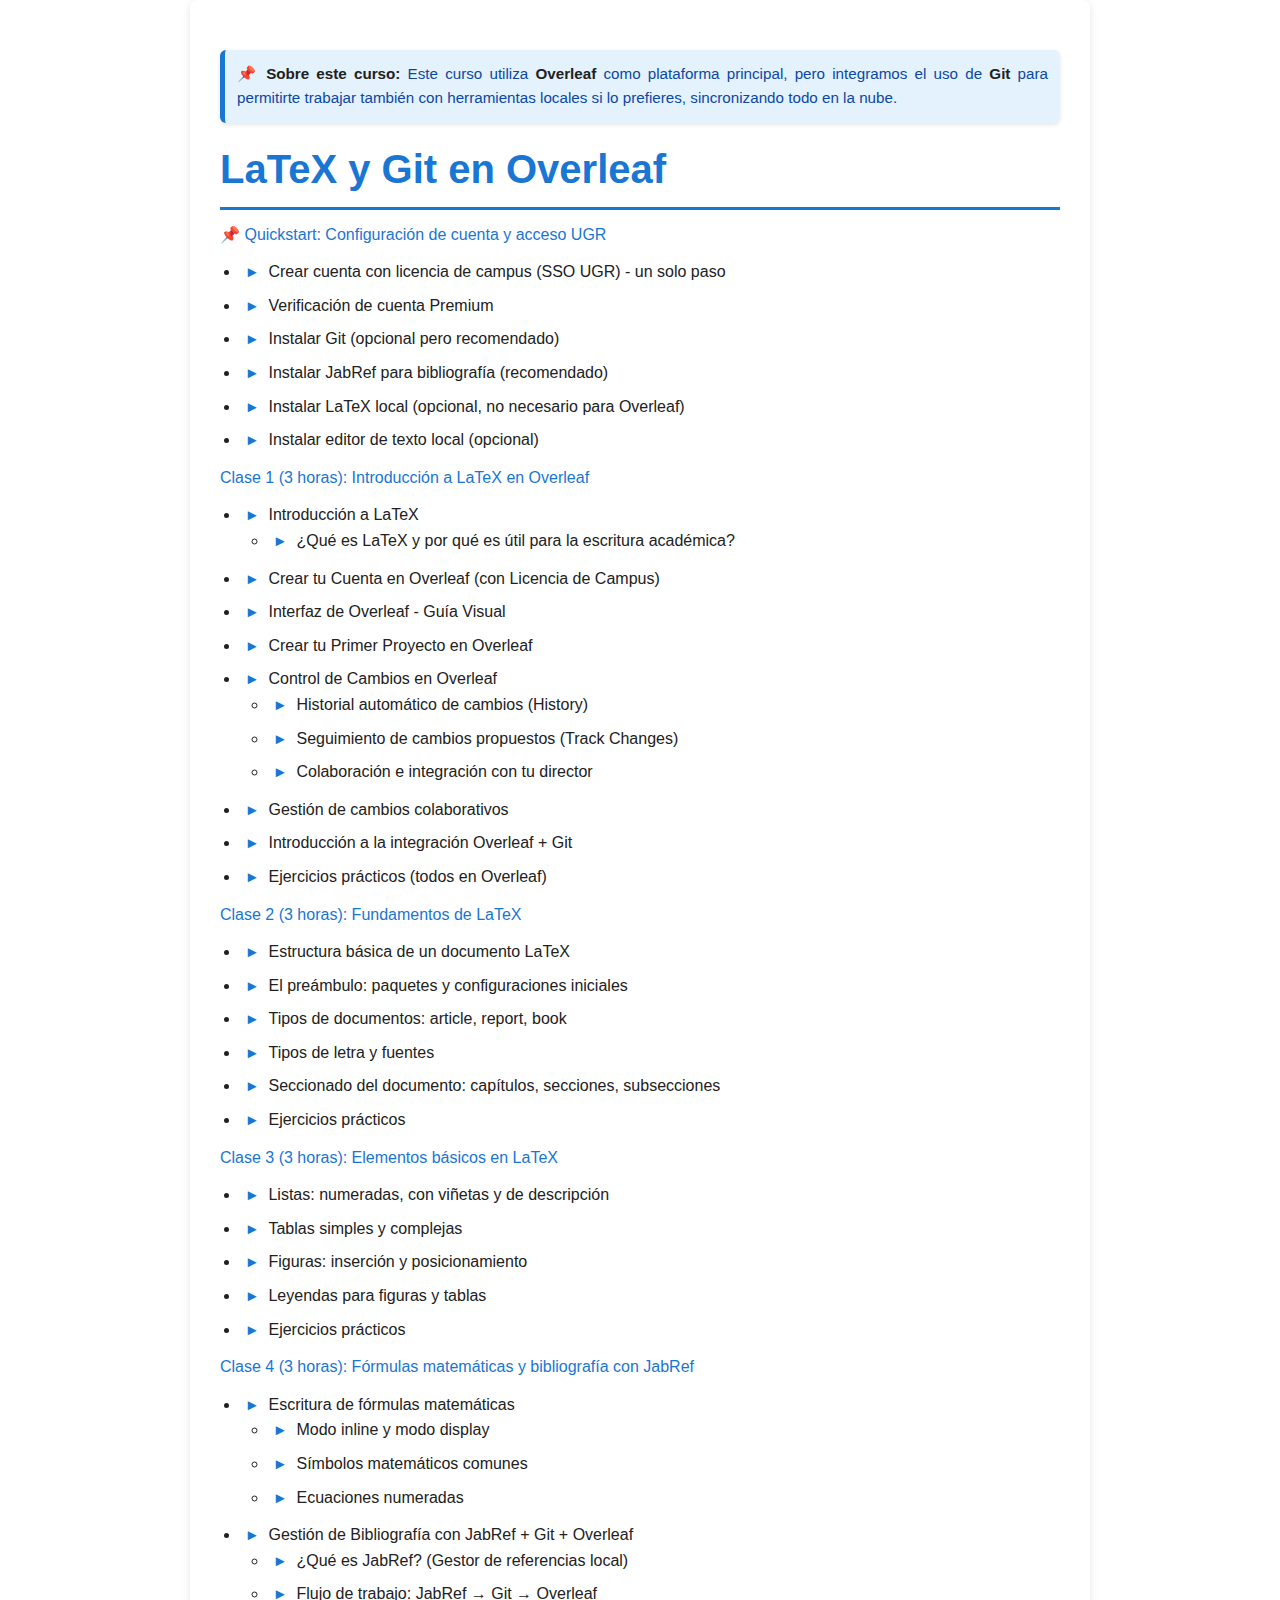
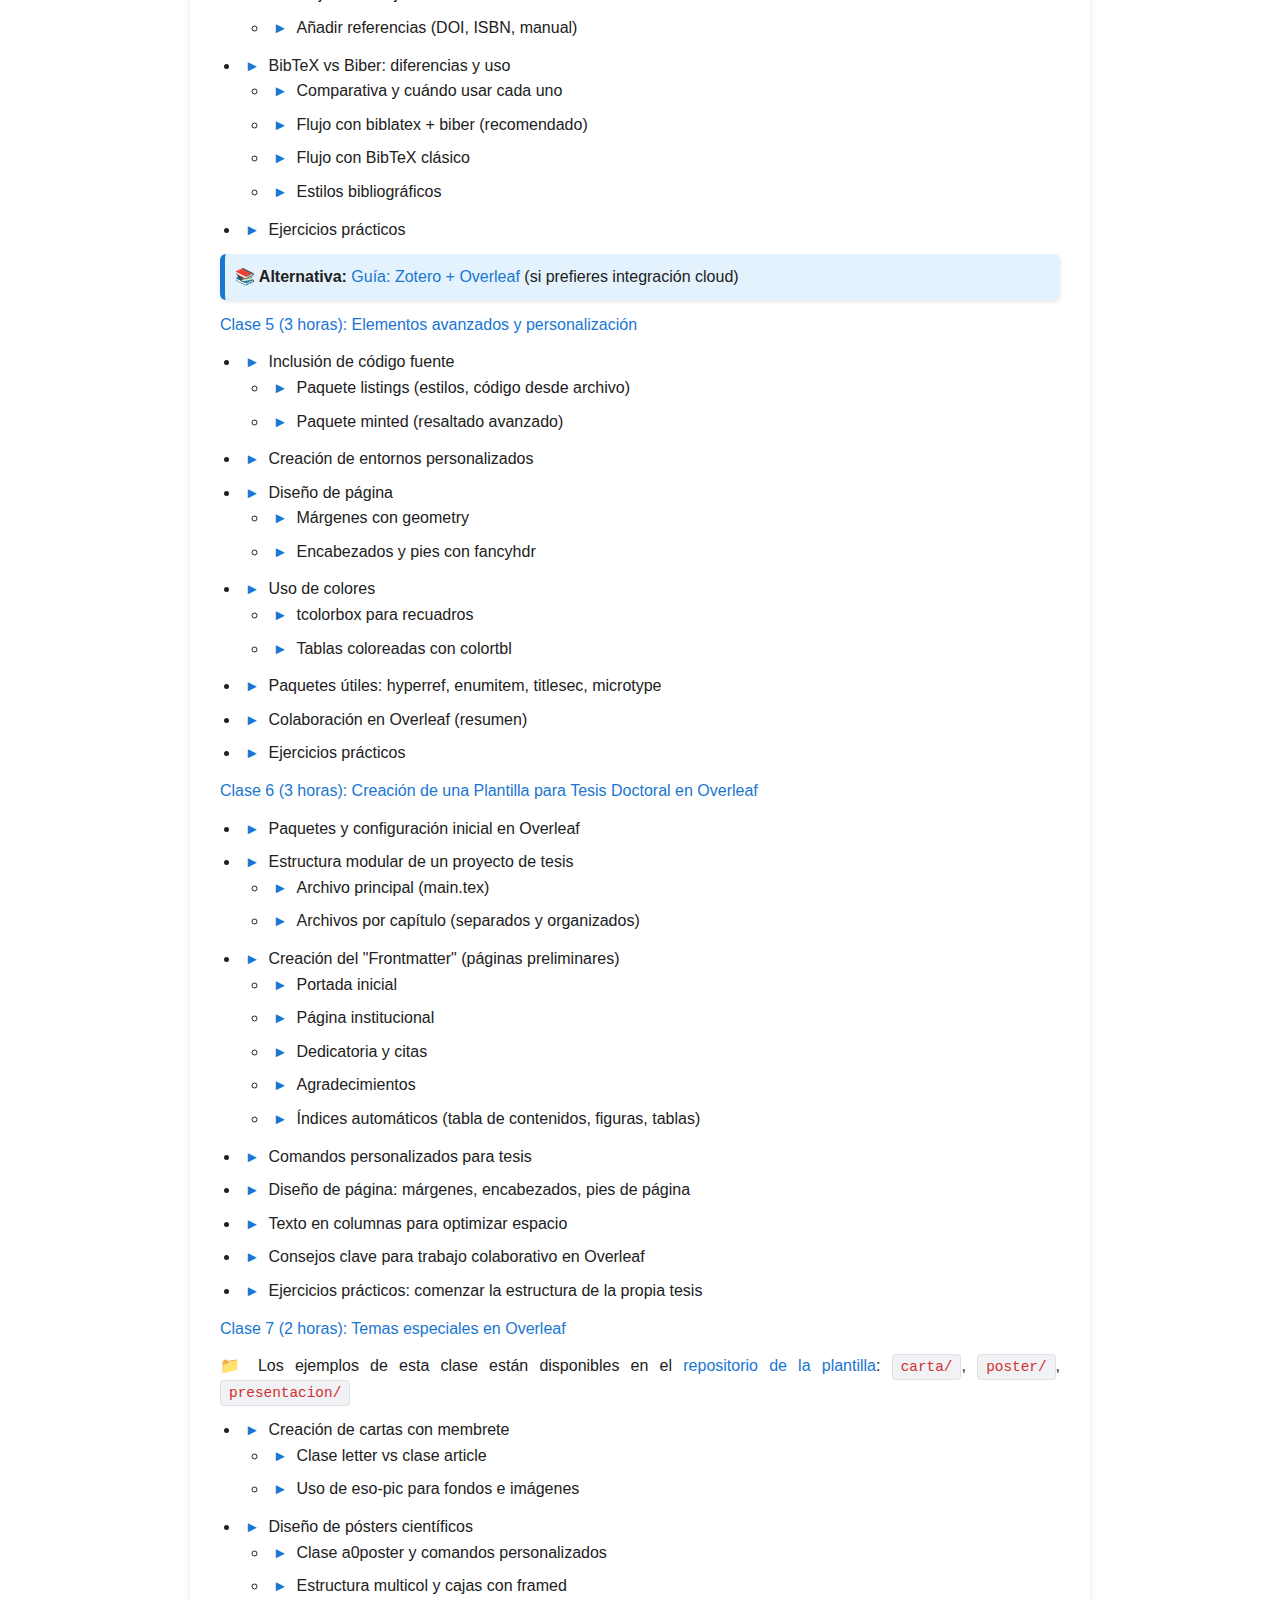
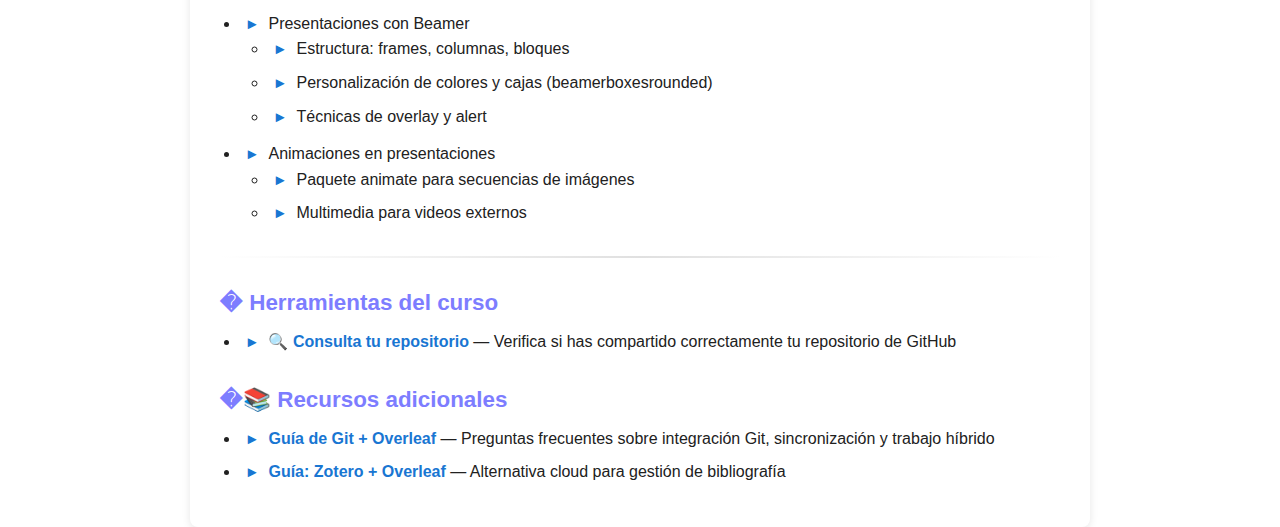
<file: index.html>
<!DOCTYPE html>
<html lang="es">
<head>
    <meta charset="UTF-8">
    <meta name="viewport" content="width=device-width, initial-scale=1.0">
    <meta http-equiv="Cache-Control" content="no-cache, no-store, must-revalidate">
    <meta http-equiv="Pragma" content="no-cache">
    <meta http-equiv="Expires" content="0">
    <title>LaTeX en Overleaf</title>
    <link rel="icon" type="image/svg+xml" href="favicon.svg">
    <link rel="stylesheet" href="style.css">
</head>
<body class="container">
    <div style="background-color: #e3f2fd; border-left: 4px solid #1976d2; padding: 12px; margin-top: 20px; margin-bottom: 20px; border-radius: 4px;">
        <p style="margin: 0; font-size: 0.95em; color: #0d47a1;">
            <strong>📌 Sobre este curso:</strong> Este curso utiliza <strong>Overleaf</strong> como plataforma principal, pero integramos el uso de <strong>Git</strong> para permitirte trabajar también con herramientas locales si lo prefieres, sincronizando todo en la nube.
        </p>
    </div>

    <h1 id="índice-del-curso-latex-y-git">LaTeX y Git en Overleaf</h1>
    <p><strong><a href="quickstart.html">📌 Quickstart: Configuración de cuenta y acceso UGR</a></strong></p>
    <ul>
        <li>Crear cuenta con licencia de campus (SSO UGR) - un solo paso</li>
        <li>Verificación de cuenta Premium</li>
        <li>Instalar Git (opcional pero recomendado)</li>
        <li>Instalar JabRef para bibliografía (recomendado)</li>
        <li>Instalar LaTeX local (opcional, no necesario para Overleaf)</li>
        <li>Instalar editor de texto local (opcional)</li>
    </ul>

    <p><strong><a href="clase1.html">Clase 1 (3 horas): Introducción a LaTeX en Overleaf</a></strong></p>
    <ul>
        <li>Introducción a LaTeX
            <ul>
                <li>¿Qué es LaTeX y por qué es útil para la escritura académica?</li>
            </ul>
        </li>
        <li>Crear tu Cuenta en Overleaf (con Licencia de Campus)</li>
        <li>Interfaz de Overleaf - Guía Visual</li>
        <li>Crear tu Primer Proyecto en Overleaf</li>
        <li>Control de Cambios en Overleaf
            <ul>
                <li>Historial automático de cambios (History)</li>
                <li>Seguimiento de cambios propuestos (Track Changes)</li>
                <li>Colaboración e integración con tu director</li>
            </ul>
        </li>
        <li>Gestión de cambios colaborativos</li>
        <li>Introducción a la integración Overleaf + Git</li>
        <li>Ejercicios prácticos (todos en Overleaf)</li>
    </ul>
    <p><strong><a href="clase2.html">Clase 2 (3 horas): Fundamentos de LaTeX</a></strong></p>
    <ul>
        <li>Estructura básica de un documento LaTeX</li>
        <li>El preámbulo: paquetes y configuraciones iniciales</li>
        <li>Tipos de documentos: article, report, book</li>
        <li>Tipos de letra y fuentes</li>
        <li>Seccionado del documento: capítulos, secciones, subsecciones</li>
        <li>Ejercicios prácticos</li>
    </ul>
    <p><strong><a href="clase3.html">Clase 3 (3 horas): Elementos básicos en LaTeX</a></strong></p>
    <ul>
        <li>Listas: numeradas, con viñetas y de descripción</li>
        <li>Tablas simples y complejas</li>
        <li>Figuras: inserción y posicionamiento</li>
        <li>Leyendas para figuras y tablas</li>
        <li>Ejercicios prácticos</li>
        
    </ul>
    <p><strong><a href="clase4.html">Clase 4 (3 horas): Fórmulas matemáticas y bibliografía con JabRef</a></strong></p>
    <ul>
        <li>Escritura de fórmulas matemáticas
            <ul>
                <li>Modo inline y modo display</li>
                <li>Símbolos matemáticos comunes</li>
                <li>Ecuaciones numeradas</li>
            </ul>
        </li>
        <li>Gestión de Bibliografía con JabRef + Git + Overleaf
            <ul>
                <li>¿Qué es JabRef? (Gestor de referencias local)</li>
                <li>Flujo de trabajo: JabRef → Git → Overleaf</li>
                <li>Añadir referencias (DOI, ISBN, manual)</li>
            </ul>
        </li>
        <li>BibTeX vs Biber: diferencias y uso
            <ul>
                <li>Comparativa y cuándo usar cada uno</li>
                <li>Flujo con biblatex + biber (recomendado)</li>
                <li>Flujo con BibTeX clásico</li>
                <li>Estilos bibliográficos</li>
            </ul>
        </li>
        <li>Ejercicios prácticos</li>
    </ul>
    <p style="background-color: #e3f2fd; border-left: 4px solid #1976d2; padding: 10px; border-radius: 4px;">
        <strong>📚 Alternativa:</strong> <a href="zotero-overleaf.html">Guía: Zotero + Overleaf</a> (si prefieres integración cloud)
    </p>


    <p><strong><a href="clase5.html">Clase 5 (3 horas): Elementos avanzados y personalización</a></strong></p>
    <ul>
        <li>Inclusión de código fuente
            <ul>
                <li>Paquete listings (estilos, código desde archivo)</li>
                <li>Paquete minted (resaltado avanzado)</li>
            </ul>
        </li>
        <li>Creación de entornos personalizados</li>
        <li>Diseño de página
            <ul>
                <li>Márgenes con geometry</li>
                <li>Encabezados y pies con fancyhdr</li>
            </ul>
        </li>
        <li>Uso de colores
            <ul>
                <li>tcolorbox para recuadros</li>
                <li>Tablas coloreadas con colortbl</li>
            </ul>
        </li>
        <li>Paquetes útiles: hyperref, enumitem, titlesec, microtype</li>
        <li>Colaboración en Overleaf (resumen)</li>
        <li>Ejercicios prácticos</li>
    </ul>
    <p><strong><a href="clase6.html">Clase 6 (3 horas): Creación de una Plantilla para Tesis Doctoral en Overleaf</a></strong></p>
    <ul>
        <li>Paquetes y configuración inicial en Overleaf</li>
        <li>Estructura modular de un proyecto de tesis
            <ul>
                <li>Archivo principal (main.tex)</li>
                <li>Archivos por capítulo (separados y organizados)</li>
            </ul>
        </li>
        <li>Creación del "Frontmatter" (páginas preliminares)
            <ul>
                <li>Portada inicial</li>
                <li>Página institucional</li>
                <li>Dedicatoria y citas</li>
                <li>Agradecimientos</li>
                <li>Índices automáticos (tabla de contenidos, figuras, tablas)</li>
            </ul>
        </li>
        <li>Comandos personalizados para tesis</li>
        <li>Diseño de página: márgenes, encabezados, pies de página</li>
        <li>Texto en columnas para optimizar espacio</li>
        <li>Consejos clave para trabajo colaborativo en Overleaf</li>
        <li>Ejercicios prácticos: comenzar la estructura de la propia tesis</li>
    </ul>
    <p><strong><a href="clase7.html">Clase 7 (2 horas): Temas especiales en Overleaf</a></strong></p>
    <p class="note">📁 Los ejemplos de esta clase están disponibles en el <a href="https://github.com/mgarciasanchez/plantilla-tesis">repositorio de la plantilla</a>: <code>carta/</code>, <code>poster/</code>, <code>presentacion/</code></p>
    <ul>
        <li>Creación de cartas con membrete
            <ul>
                <li>Clase letter vs clase article</li>
                <li>Uso de eso-pic para fondos e imágenes</li>
            </ul>
        </li>
        <li>Diseño de pósters científicos
            <ul>
                <li>Clase a0poster y comandos personalizados</li>
                <li>Estructura multicol y cajas con framed</li>
            </ul>
        </li>
        <li>Presentaciones con Beamer
            <ul>
                <li>Estructura: frames, columnas, bloques</li>
                <li>Personalización de colores y cajas (beamerboxesrounded)</li>
                <li>Técnicas de overlay y alert</li>
            </ul>
        </li>
        <li>Animaciones en presentaciones
            <ul>
                <li>Paquete animate para secuencias de imágenes</li>
                <li>Multimedia para videos externos</li>
            </ul>
        </li>
    </ul>

    <hr style="margin: 30px 0;">
    
    <h3>� Herramientas del curso</h3>
    <ul>
        <li><a href="consulta-repo.php"><strong>🔍 Consulta tu repositorio</strong></a> — Verifica si has compartido correctamente tu repositorio de GitHub</li>
    </ul>
    
    <h3>�📚 Recursos adicionales</h3>
    <ul>
        <li><a href="git-faq.html"><strong>Guía de Git + Overleaf</strong></a> — Preguntas frecuentes sobre integración Git, sincronización y trabajo híbrido</li>
        <li><a href="zotero-overleaf.html"><strong>Guía: Zotero + Overleaf</strong></a> — Alternativa cloud para gestión de bibliografía</li>
    </ul>
   

    
</body>
</html>
</file>
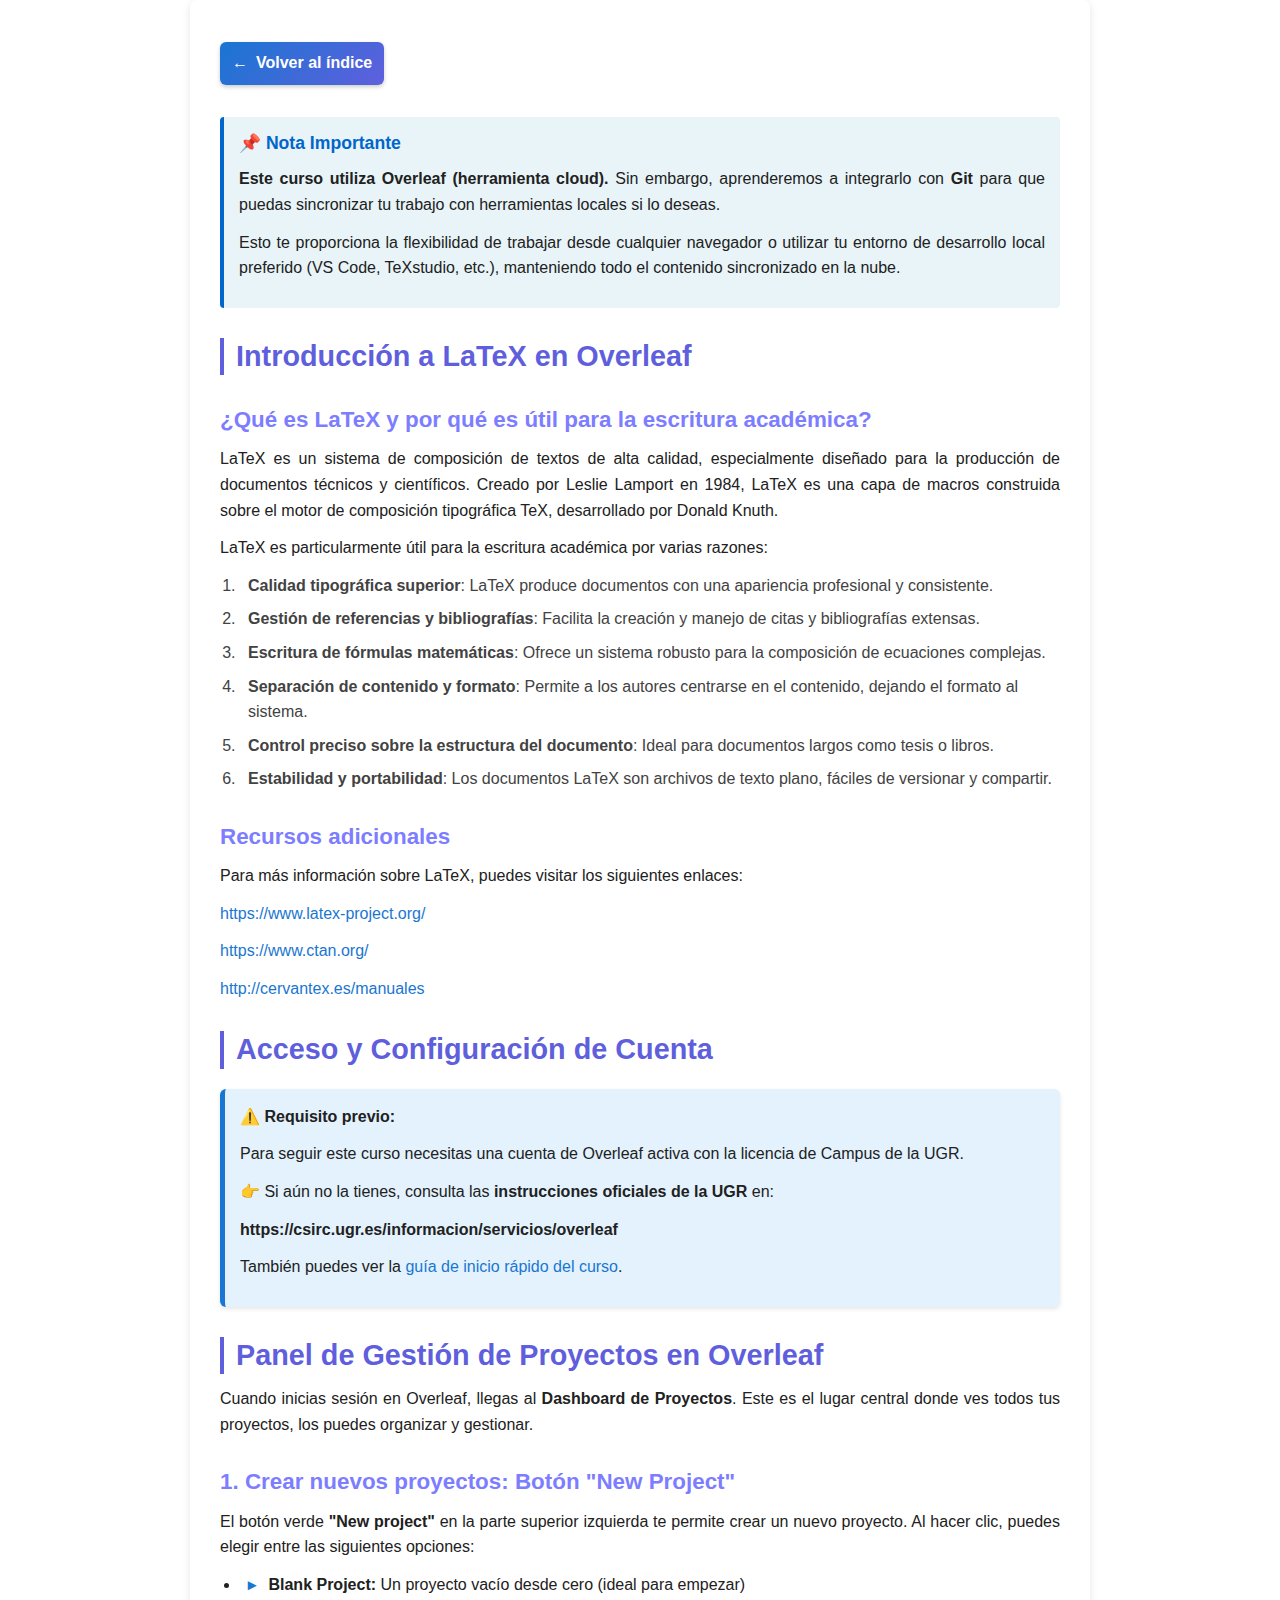
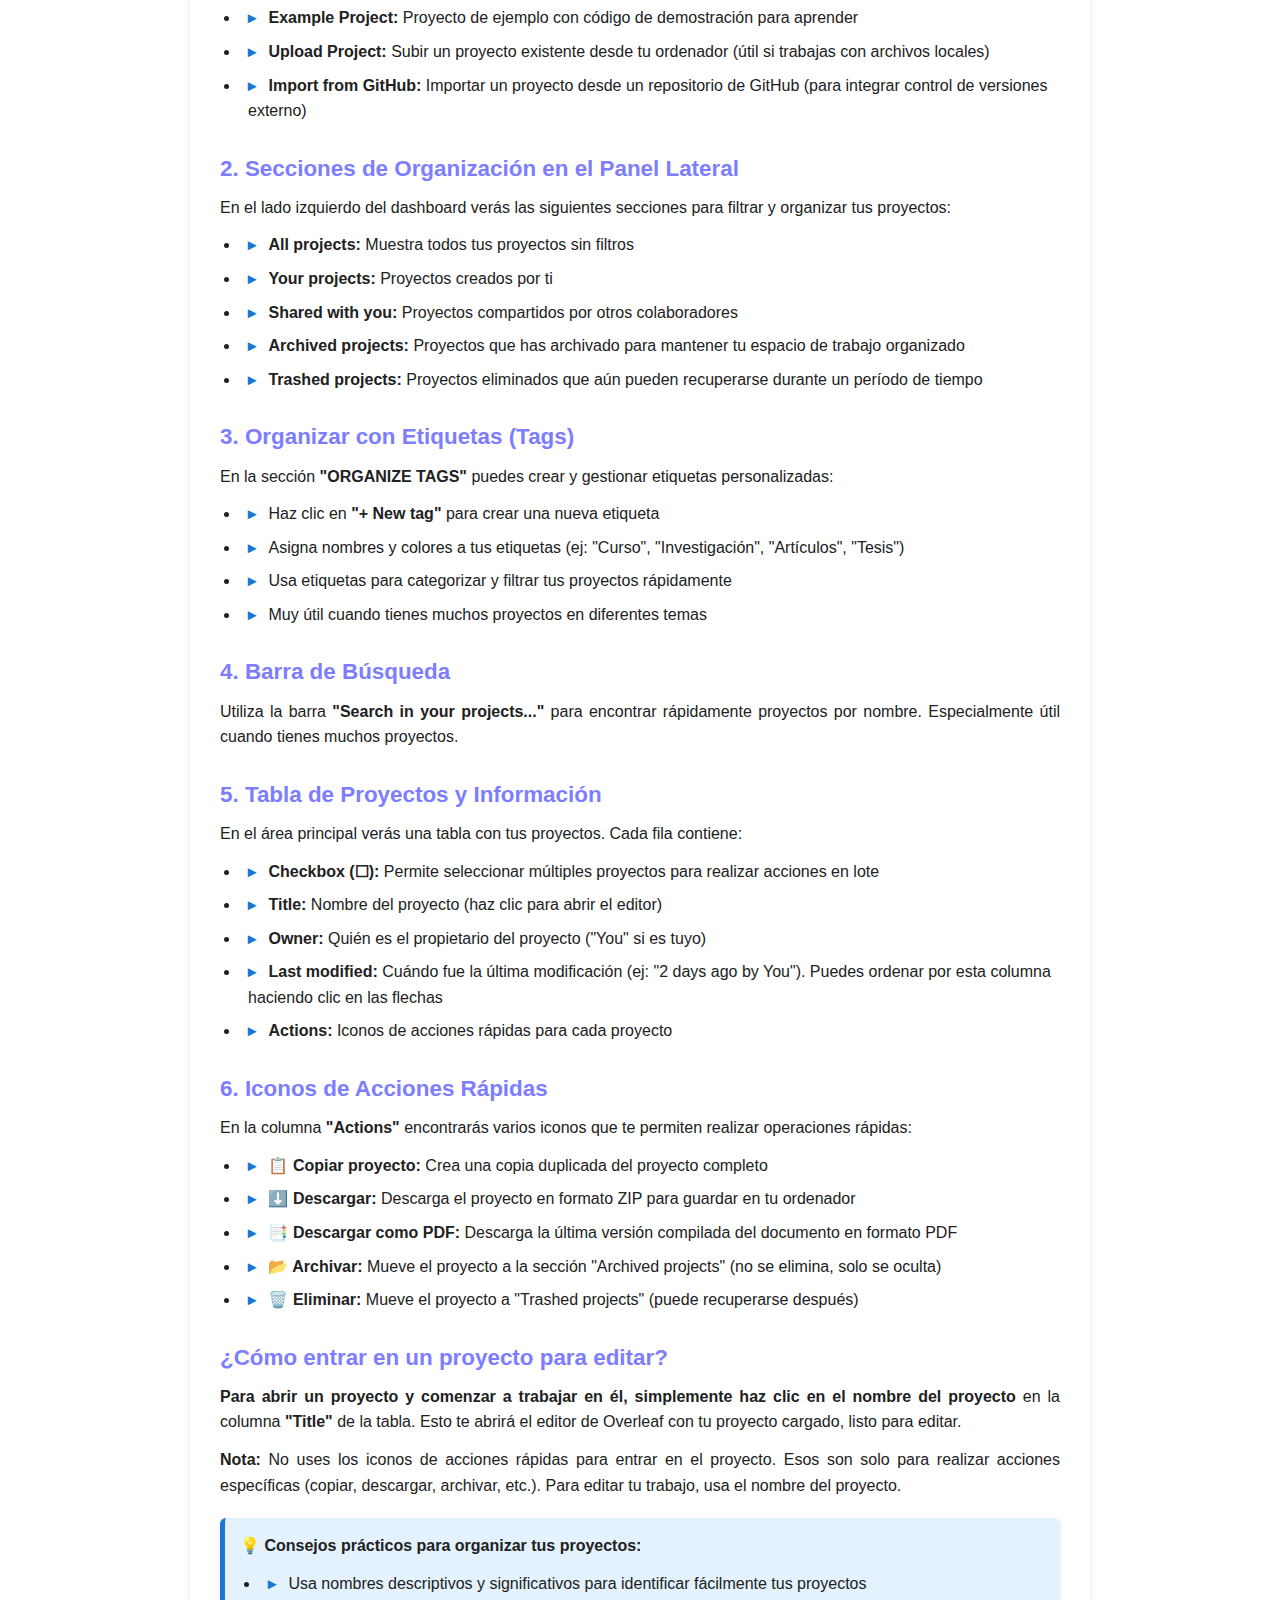
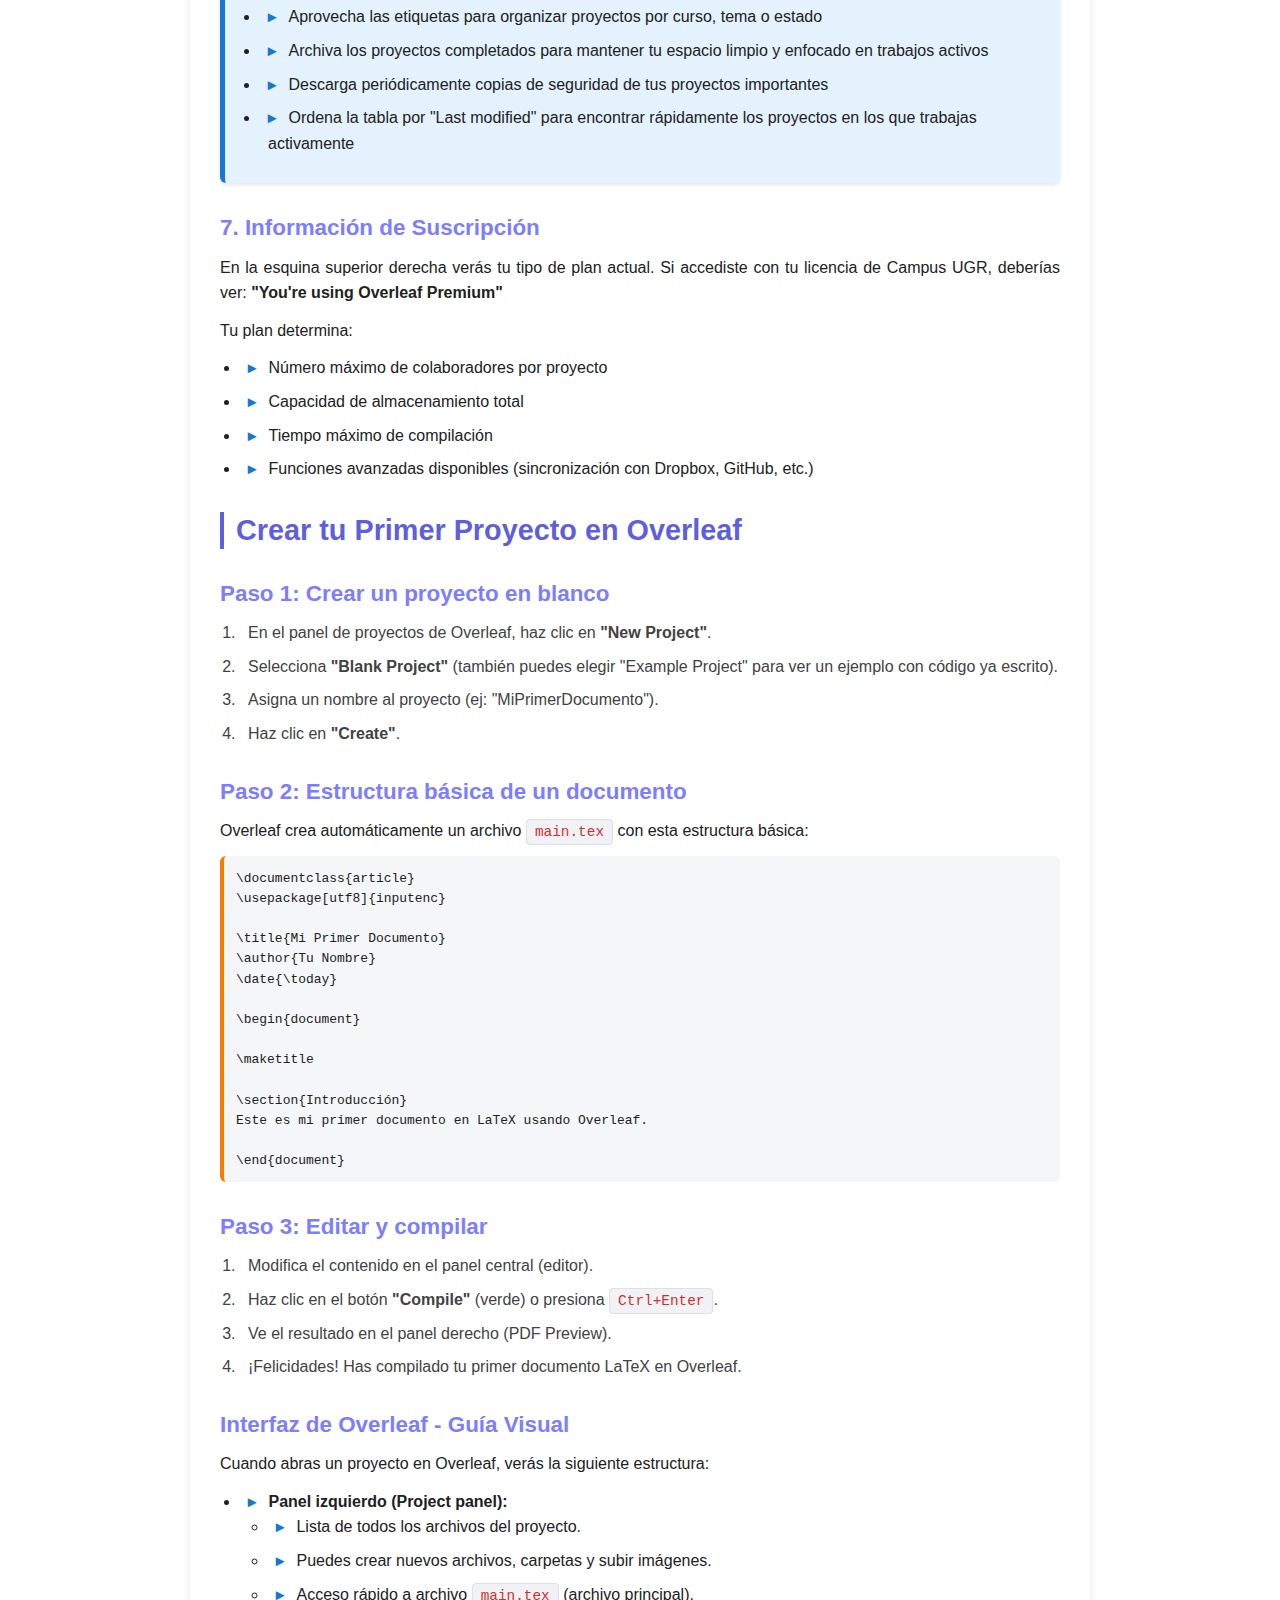
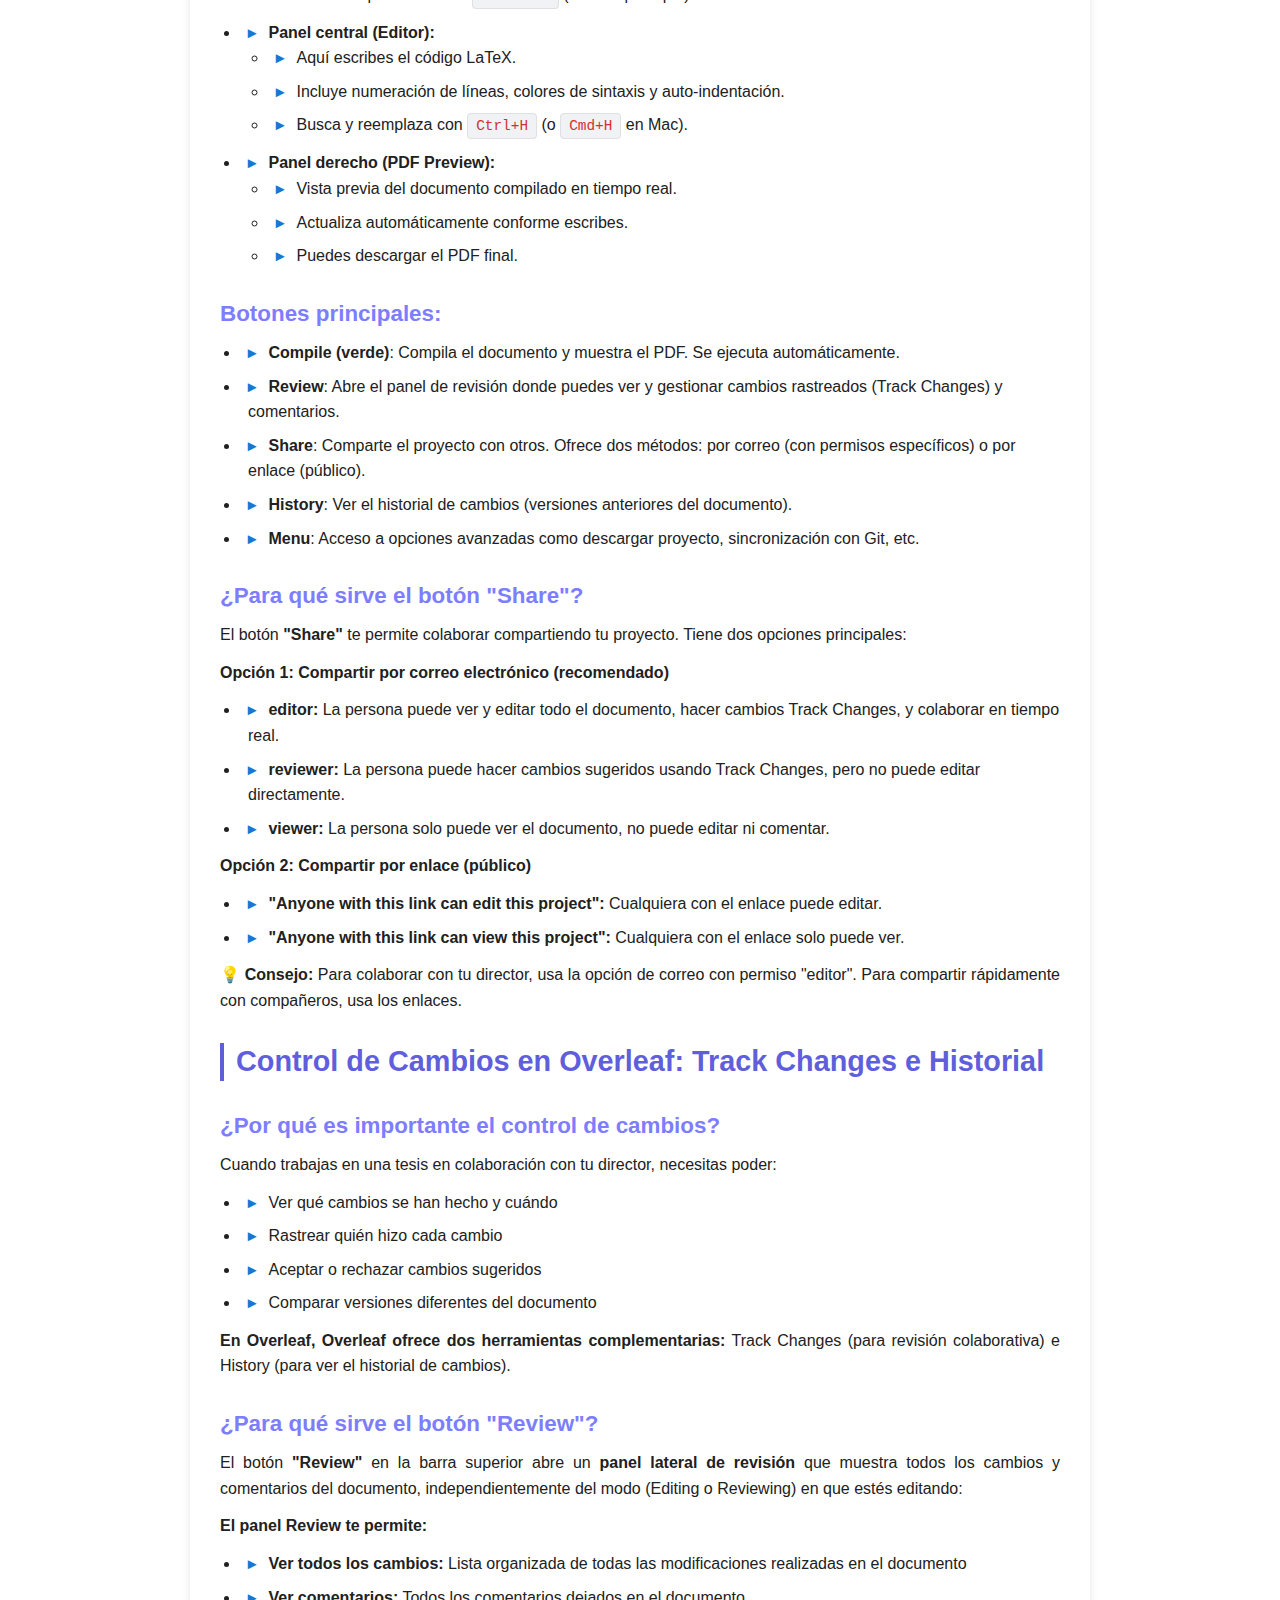
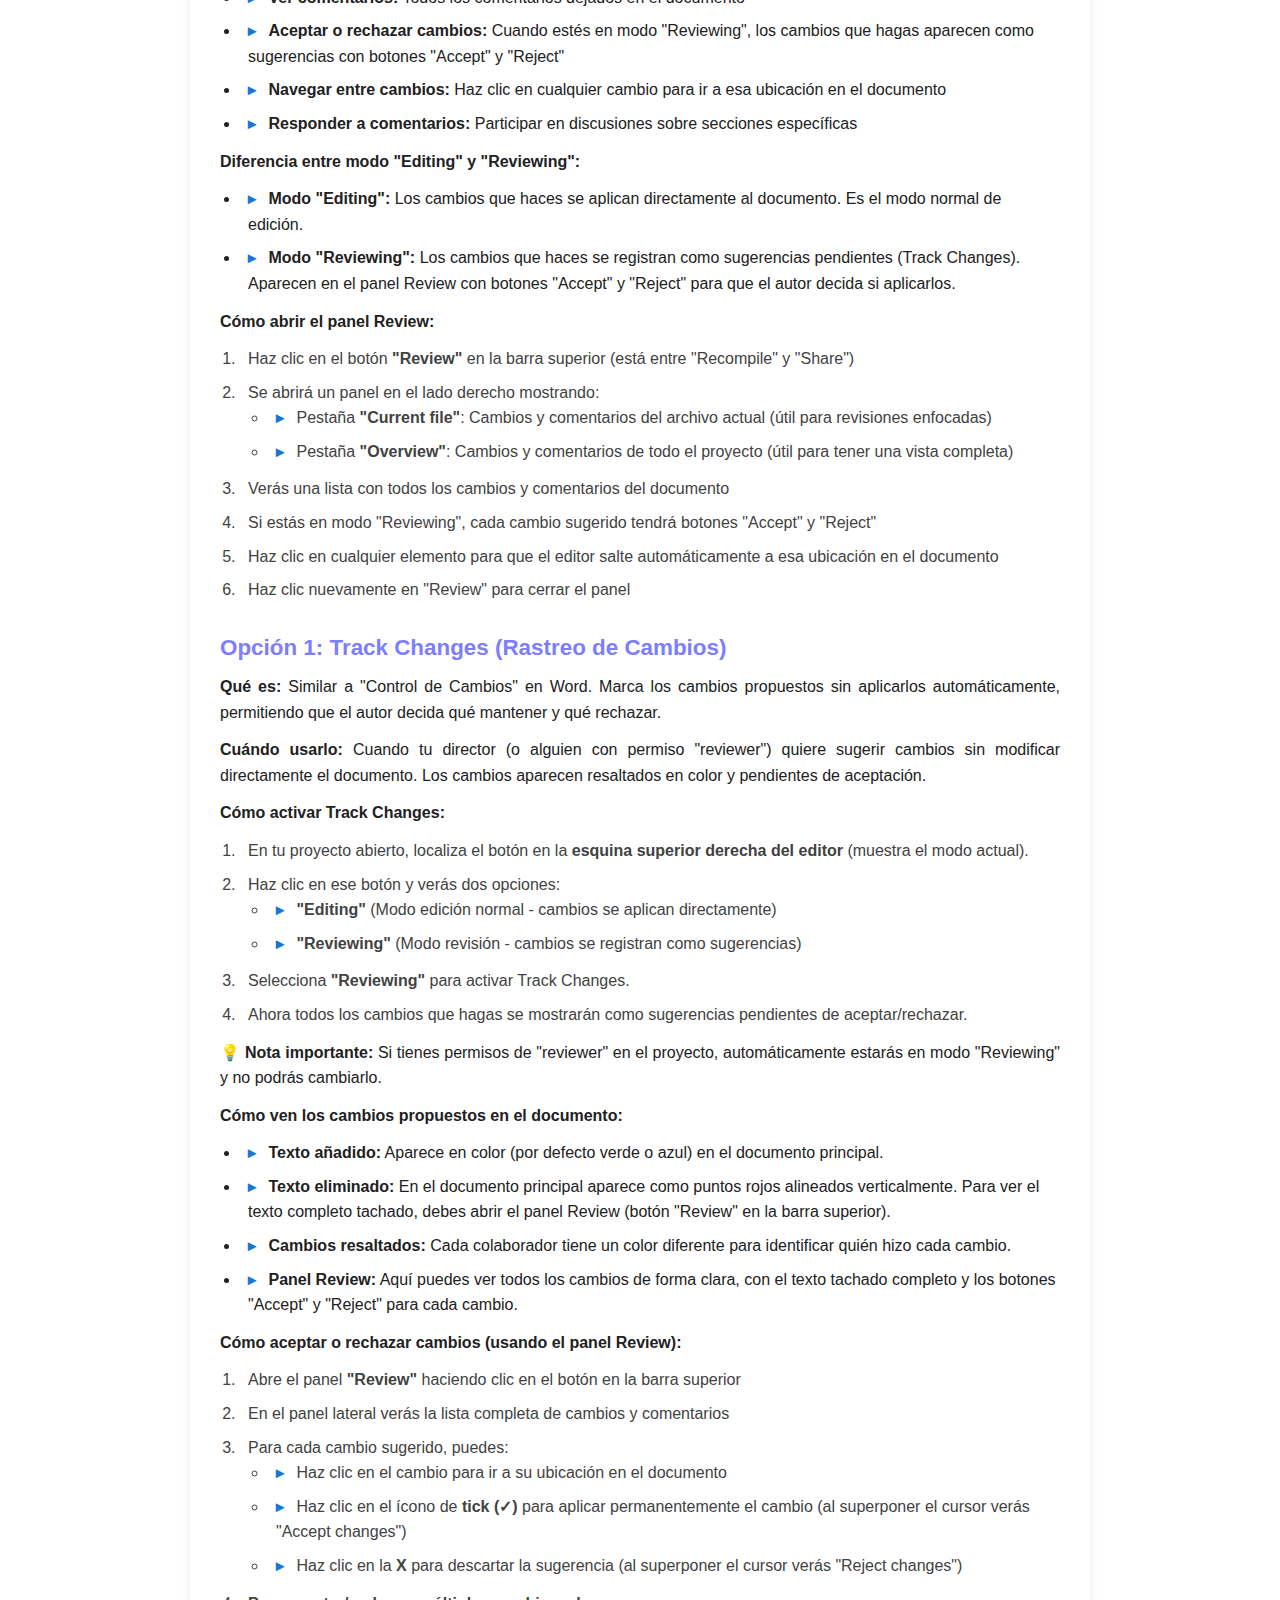
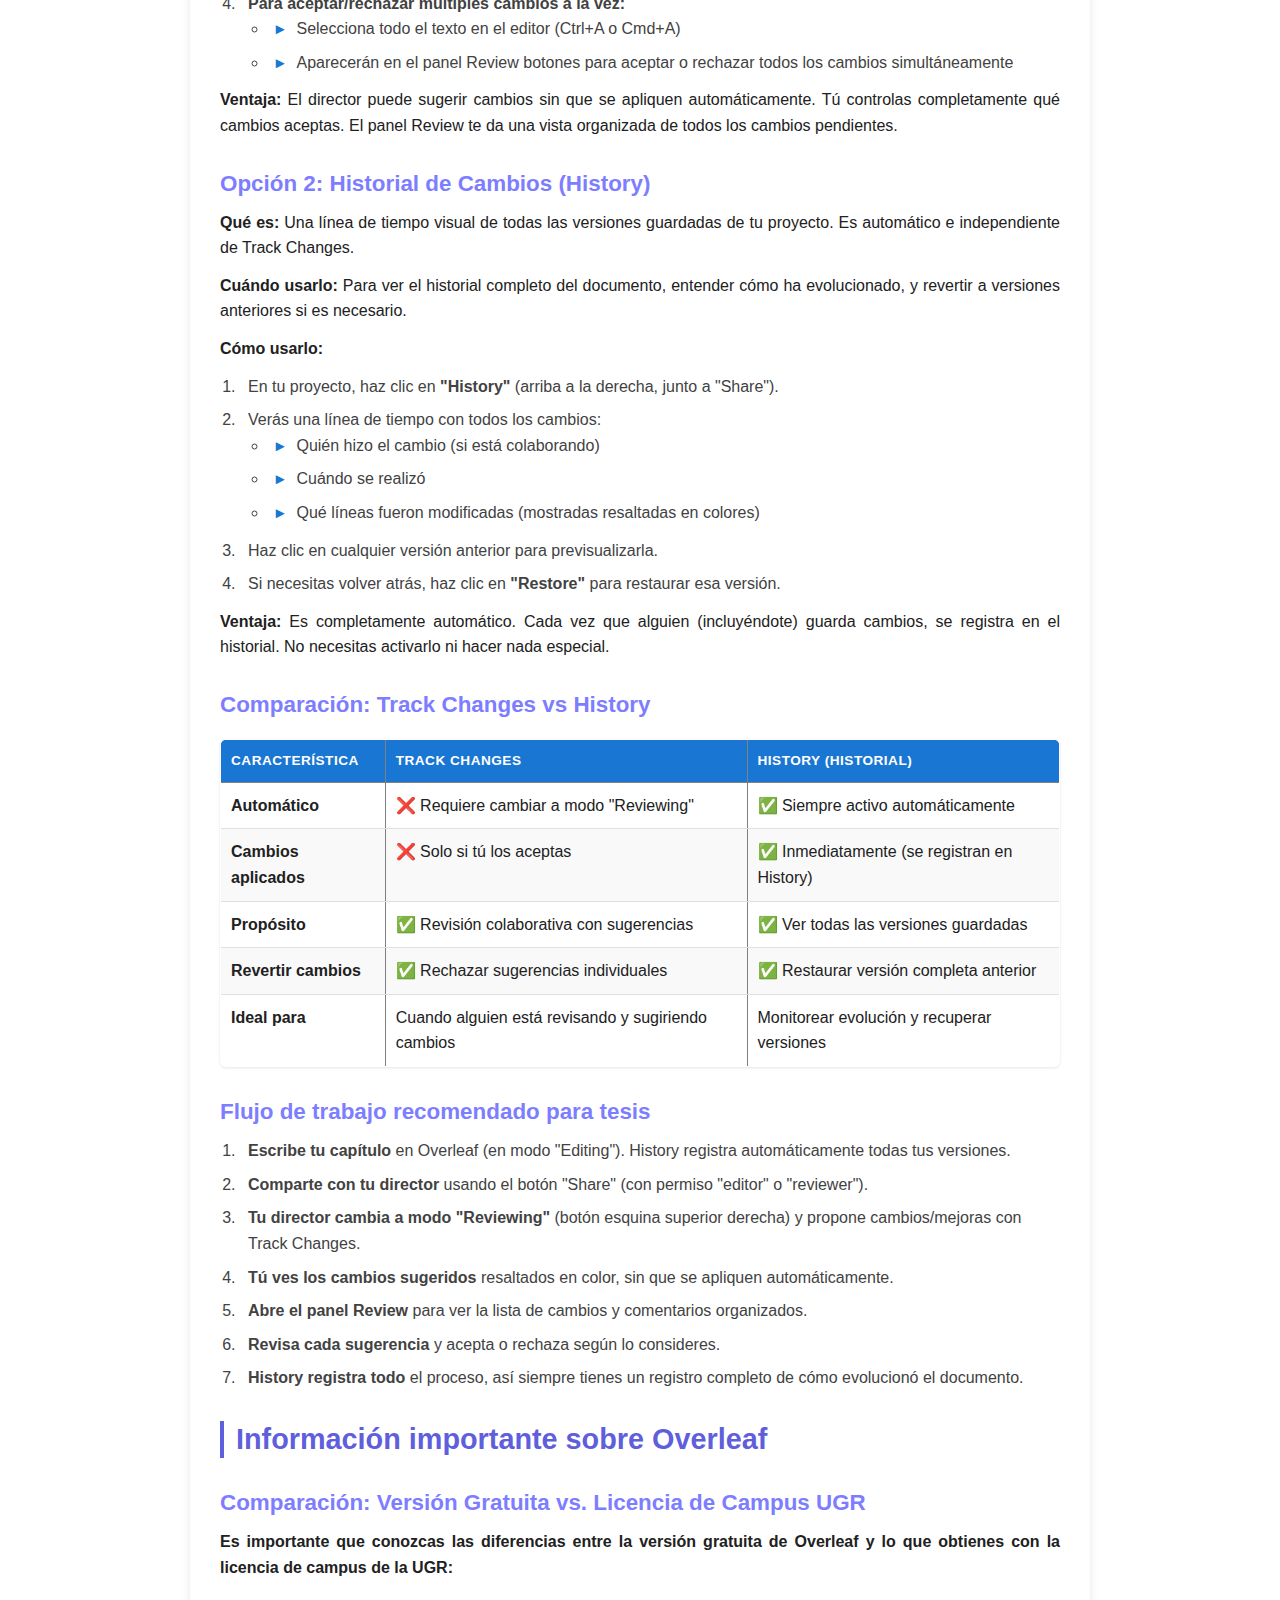
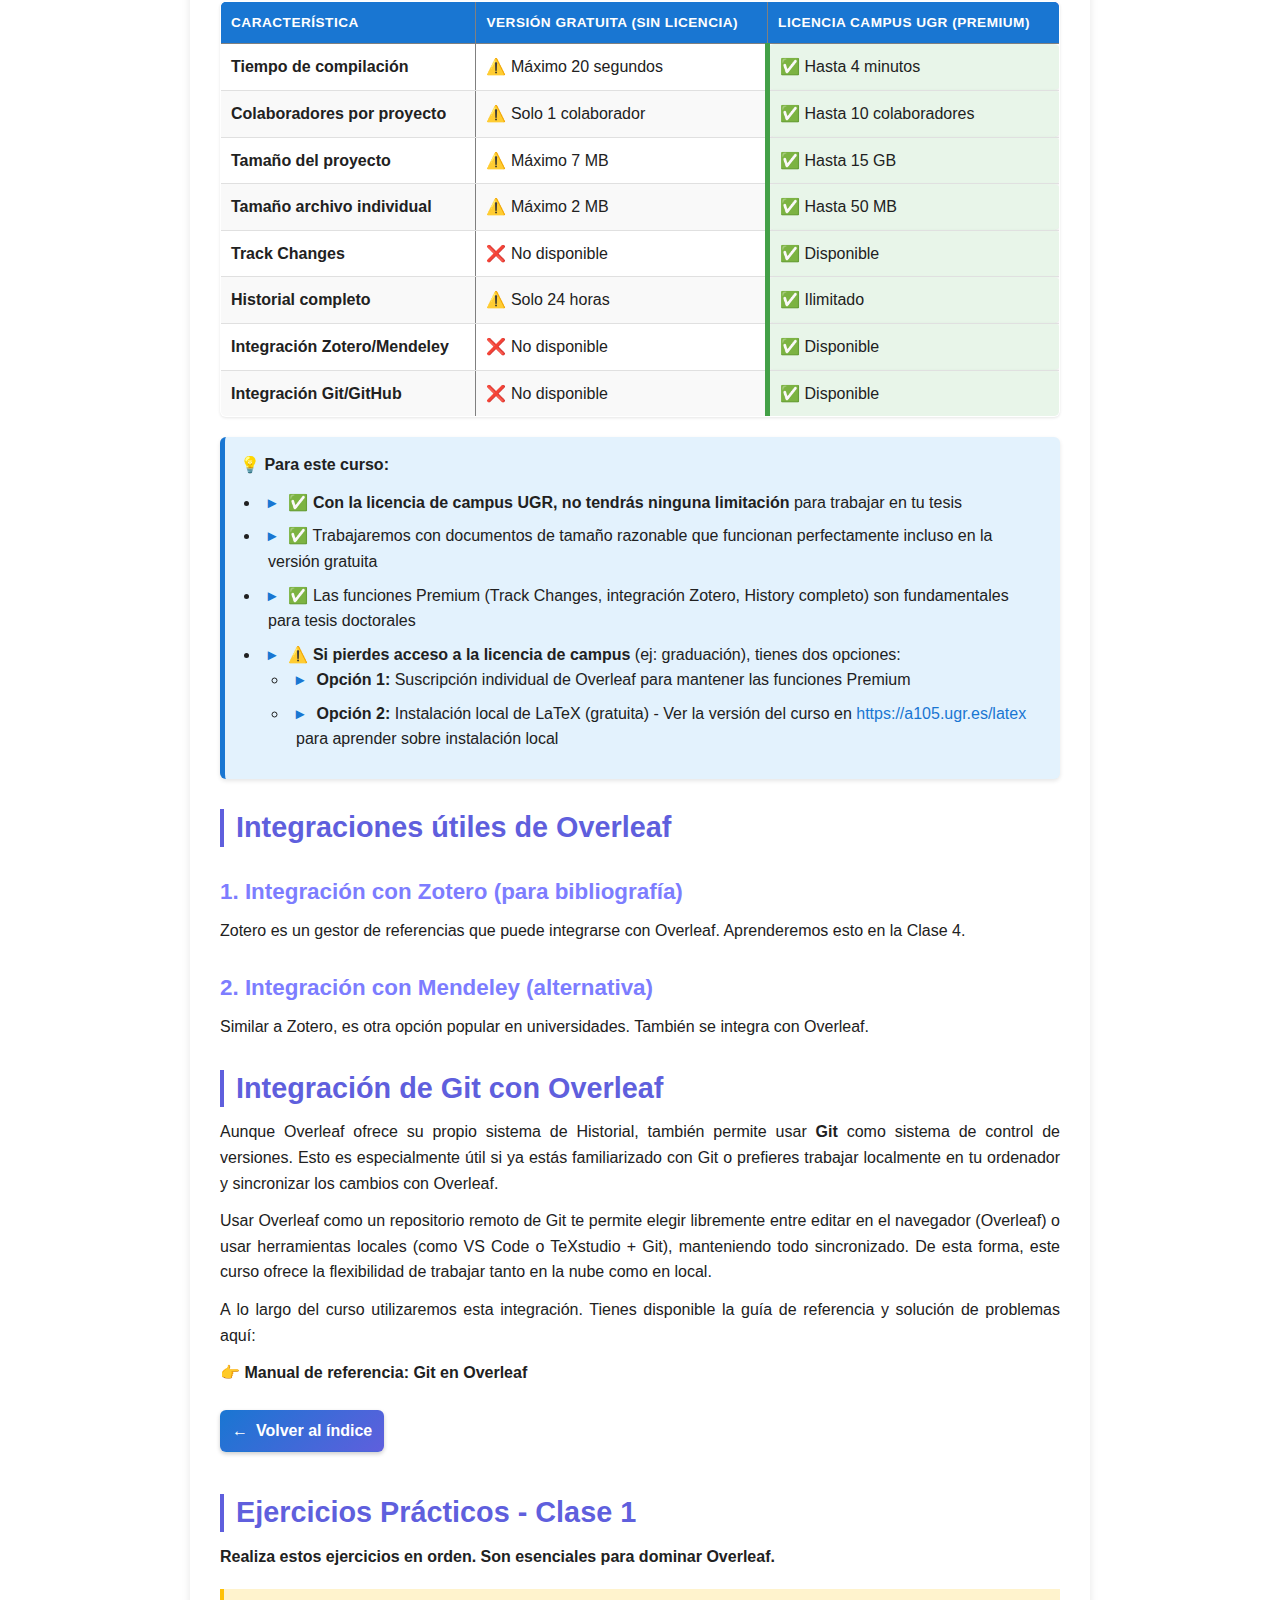
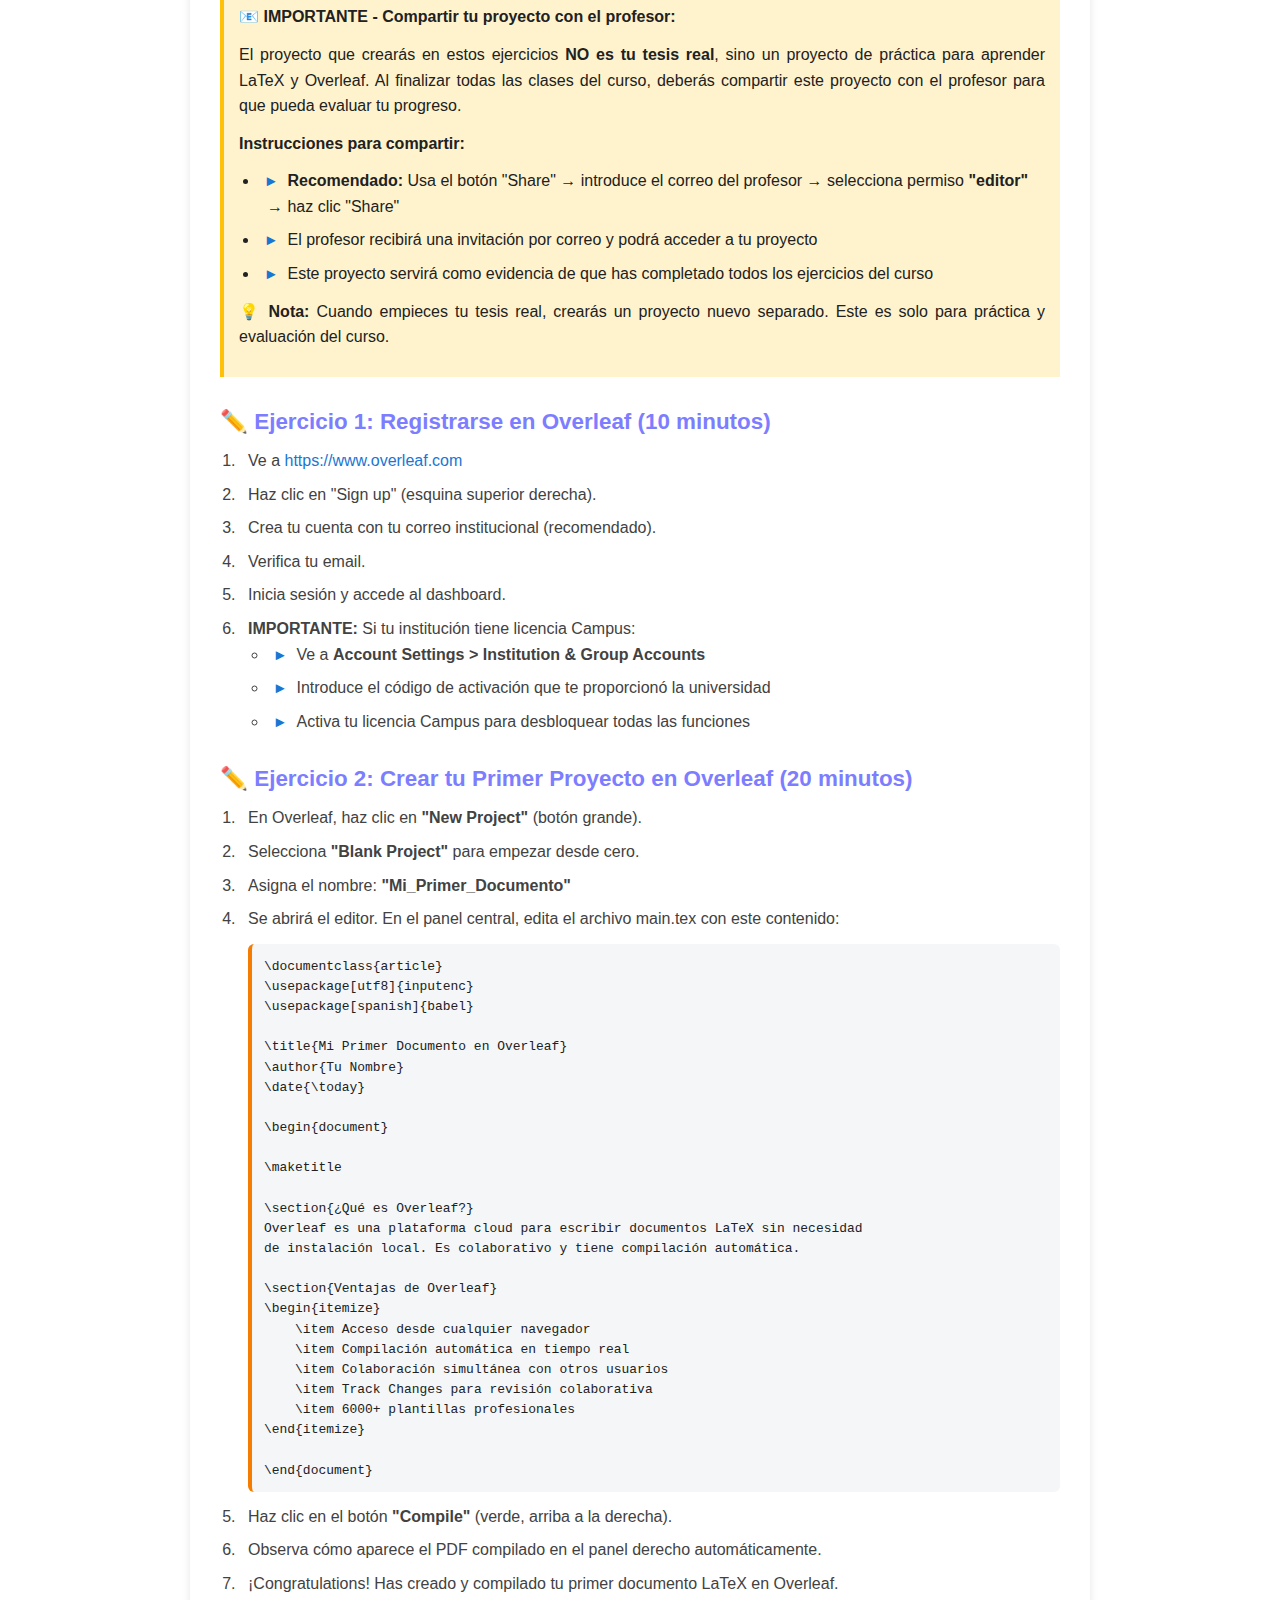
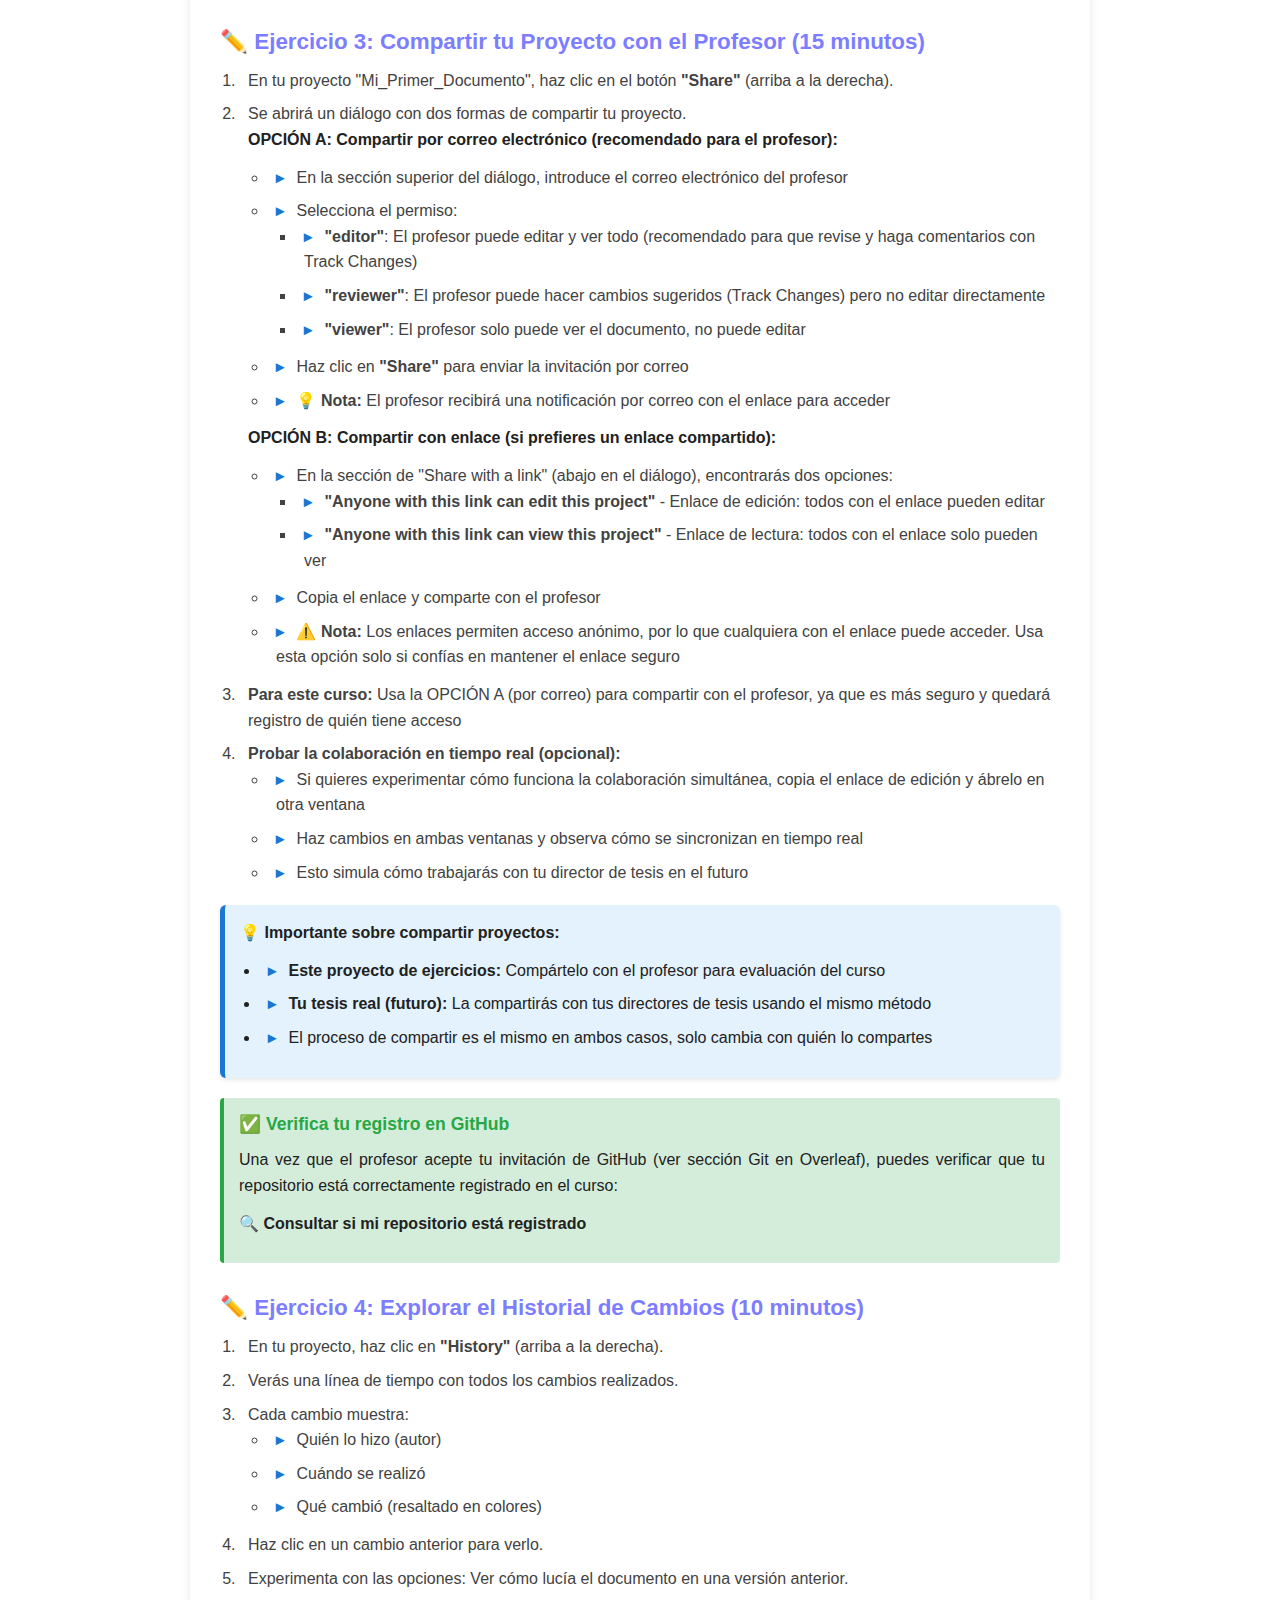
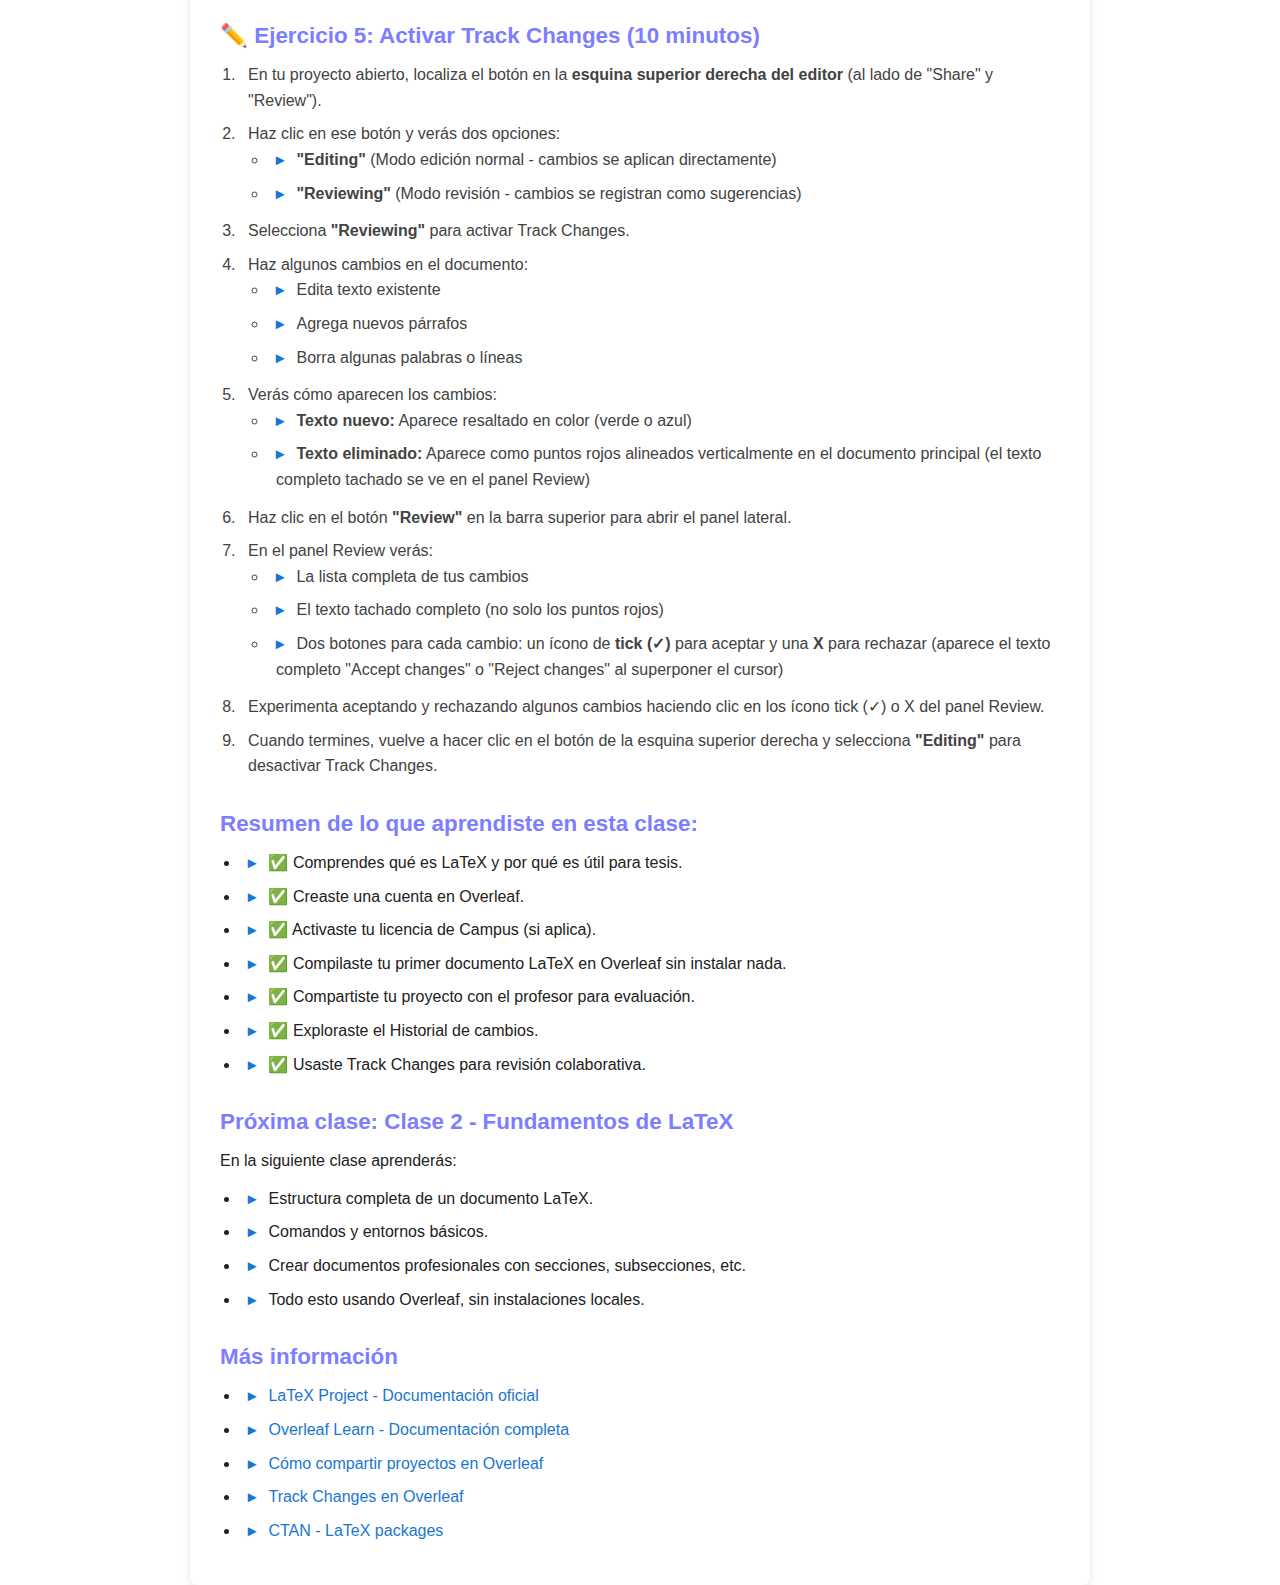
<file: clase1.html>
<!DOCTYPE html>
<html lang="es">

<head>
    <meta charset="UTF-8">
    <meta name="viewport" content="width=device-width, initial-scale=1.0">
    <meta http-equiv="Cache-Control" content="no-cache, no-store, must-revalidate">
    <meta http-equiv="Pragma" content="no-cache">
    <meta http-equiv="Expires" content="0">
    <title>LaTeX en Overleaf</title>
    <link rel="icon" type="image/svg+xml" href="favicon.svg">
    <link rel="stylesheet" href="style.css">
</head>

<body class="container">
    <p><a href="index.html" class="back-to-index">Volver al índice</a></p>
    
    <div style="background-color: #e8f4f8; border-left: 4px solid #0066cc; padding: 15px; margin: 20px 0; border-radius: 4px;">
        <h4 style="margin-top: 0; color: #0066cc;">📌 Nota Importante</h4>
        <p><strong>Este curso utiliza Overleaf (herramienta cloud).</strong> Sin embargo, aprenderemos a integrarlo con <strong>Git</strong> para que puedas sincronizar tu trabajo con herramientas locales si lo deseas.</p>
        <p>Esto te proporciona la flexibilidad de trabajar desde cualquier navegador o utilizar tu entorno de desarrollo local preferido (VS Code, TeXstudio, etc.), manteniendo todo el contenido sincronizado en la nube.</p>
    </div>
    
    <h2>Introducción a LaTeX en Overleaf</h2>

    <h3>¿Qué es LaTeX y por qué es útil para la escritura académica?</h3>
    
    <p>LaTeX es un sistema de composición de textos de alta calidad, especialmente diseñado para la producción de documentos técnicos y científicos. Creado por Leslie Lamport en 1984, LaTeX es una capa de macros construida sobre el motor de composición tipográfica TeX, desarrollado por Donald Knuth.</p>
    
    <p>LaTeX es particularmente útil para la escritura académica por varias razones:</p>
    
    <ol>
        <li><strong>Calidad tipográfica superior</strong>: LaTeX produce documentos con una apariencia profesional y consistente.</li>
        <li><strong>Gestión de referencias y bibliografías</strong>: Facilita la creación y manejo de citas y bibliografías extensas.</li>
        <li><strong>Escritura de fórmulas matemáticas</strong>: Ofrece un sistema robusto para la composición de ecuaciones complejas.</li>
        <li><strong>Separación de contenido y formato</strong>: Permite a los autores centrarse en el contenido, dejando el formato al sistema.</li>
        <li><strong>Control preciso sobre la estructura del documento</strong>: Ideal para documentos largos como tesis o libros.</li>
        <li><strong>Estabilidad y portabilidad</strong>: Los documentos LaTeX son archivos de texto plano, fáciles de versionar y compartir.</li>
    </ol>
    
    <h3>Recursos adicionales</h3>
    <p>Para más información sobre LaTeX, puedes visitar los siguientes enlaces:</p>
    <p><a href="https://www.latex-project.org/" target="_blank" rel="noopener">https://www.latex-project.org/</a></p>
    <p><a href="https://www.ctan.org/" target="_blank" rel="noopener">https://www.ctan.org/</a></p>
    <p><a href="http://cervantex.es/manuales" target="_blank" rel="noopener">http://cervantex.es/manuales</a></p>
    
    <h2>Acceso y Configuración de Cuenta</h2>
    
    <div style="background-color: #e3f2fd; border-left: 4px solid #1976d2; padding: 15px; margin: 20px 0; border-radius: 4px;">
        <p><strong>⚠️ Requisito previo:</strong></p>
        <p>Para seguir este curso necesitas una cuenta de Overleaf activa con la licencia de Campus de la UGR.</p>
        <p>👉 Si aún no la tienes, consulta las <strong>instrucciones oficiales de la UGR</strong> en:</p>
        <p><a href="https://csirc.ugr.es/informacion/servicios/overleaf" target="_blank" rel="noopener"><strong>https://csirc.ugr.es/informacion/servicios/overleaf</strong></a></p>
        <p>También puedes ver la <a href="quickstart.html">guía de inicio rápido del curso</a>.</p>
    </div>

    <h2>Panel de Gestión de Proyectos en Overleaf</h2>
    
    <p>Cuando inicias sesión en Overleaf, llegas al <strong>Dashboard de Proyectos</strong>. Este es el lugar central donde ves todos tus proyectos, los puedes organizar y gestionar.</p>
    
    <h3>1. Crear nuevos proyectos: Botón "New Project"</h3>
    
    <p>El botón verde <strong>"New project"</strong> en la parte superior izquierda te permite crear un nuevo proyecto. Al hacer clic, puedes elegir entre las siguientes opciones:</p>
    <ul>
        <li><strong>Blank Project:</strong> Un proyecto vacío desde cero (ideal para empezar)</li>
        <li><strong>Example Project:</strong> Proyecto de ejemplo con código de demostración para aprender</li>
        <li><strong>Upload Project:</strong> Subir un proyecto existente desde tu ordenador (útil si trabajas con archivos locales)</li>
        <li><strong>Import from GitHub:</strong> Importar un proyecto desde un repositorio de GitHub (para integrar control de versiones externo)</li>
    </ul>

    <h3>2. Secciones de Organización en el Panel Lateral</h3>
    
    <p>En el lado izquierdo del dashboard verás las siguientes secciones para filtrar y organizar tus proyectos:</p>
    
    <ul>
        <li><strong>All projects:</strong> Muestra todos tus proyectos sin filtros</li>
        <li><strong>Your projects:</strong> Proyectos creados por ti</li>
        <li><strong>Shared with you:</strong> Proyectos compartidos por otros colaboradores</li>
        <li><strong>Archived projects:</strong> Proyectos que has archivado para mantener tu espacio de trabajo organizado</li>
        <li><strong>Trashed projects:</strong> Proyectos eliminados que aún pueden recuperarse durante un período de tiempo</li>
    </ul>

    <h3>3. Organizar con Etiquetas (Tags)</h3>
    
    <p>En la sección <strong>"ORGANIZE TAGS"</strong> puedes crear y gestionar etiquetas personalizadas:</p>
    <ul>
        <li>Haz clic en <strong>"+ New tag"</strong> para crear una nueva etiqueta</li>
        <li>Asigna nombres y colores a tus etiquetas (ej: "Curso", "Investigación", "Artículos", "Tesis")</li>
        <li>Usa etiquetas para categorizar y filtrar tus proyectos rápidamente</li>
        <li>Muy útil cuando tienes muchos proyectos en diferentes temas</li>
    </ul>

    <h3>4. Barra de Búsqueda</h3>
    
    <p>Utiliza la barra <strong>"Search in your projects..."</strong> para encontrar rápidamente proyectos por nombre. Especialmente útil cuando tienes muchos proyectos.</p>

    <h3>5. Tabla de Proyectos y Información</h3>
    
    <p>En el área principal verás una tabla con tus proyectos. Cada fila contiene:</p>
    <ul>
        <li><strong>Checkbox (☐):</strong> Permite seleccionar múltiples proyectos para realizar acciones en lote</li>
        <li><strong>Title:</strong> Nombre del proyecto (haz clic para abrir el editor)</li>
        <li><strong>Owner:</strong> Quién es el propietario del proyecto ("You" si es tuyo)</li>
        <li><strong>Last modified:</strong> Cuándo fue la última modificación (ej: "2 days ago by You"). Puedes ordenar por esta columna haciendo clic en las flechas</li>
        <li><strong>Actions:</strong> Iconos de acciones rápidas para cada proyecto</li>
    </ul>

    <h3>6. Iconos de Acciones Rápidas</h3>
    
    <p>En la columna <strong>"Actions"</strong> encontrarás varios iconos que te permiten realizar operaciones rápidas:</p>
    
    <ul>
        <li><strong>📋 Copiar proyecto:</strong> Crea una copia duplicada del proyecto completo</li>
        <li><strong>⬇️ Descargar:</strong> Descarga el proyecto en formato ZIP para guardar en tu ordenador</li>
        <li><strong>📑 Descargar como PDF:</strong> Descarga la última versión compilada del documento en formato PDF</li>
        <li><strong>📂 Archivar:</strong> Mueve el proyecto a la sección "Archived projects" (no se elimina, solo se oculta)</li>
        <li><strong>🗑️ Eliminar:</strong> Mueve el proyecto a "Trashed projects" (puede recuperarse después)</li>
    </ul>

    <h3>¿Cómo entrar en un proyecto para editar?</h3>
    
    <p><strong>Para abrir un proyecto y comenzar a trabajar en él, simplemente haz clic en el nombre del proyecto</strong> en la columna <strong>"Title"</strong> de la tabla. Esto te abrirá el editor de Overleaf con tu proyecto cargado, listo para editar.</p>

    <p><strong>Nota:</strong> No uses los iconos de acciones rápidas para entrar en el proyecto. Esos son solo para realizar acciones específicas (copiar, descargar, archivar, etc.). Para editar tu trabajo, usa el nombre del proyecto.</p>

    <div style="background-color: #e3f2fd; border-left: 4px solid #2196f3; padding: 15px; margin: 20px 0;">
        <p><strong>💡 Consejos prácticos para organizar tus proyectos:</strong></p>
        <ul>
            <li>Usa nombres descriptivos y significativos para identificar fácilmente tus proyectos</li>
            <li>Aprovecha las etiquetas para organizar proyectos por curso, tema o estado</li>
            <li>Archiva los proyectos completados para mantener tu espacio limpio y enfocado en trabajos activos</li>
            <li>Descarga periódicamente copias de seguridad de tus proyectos importantes</li>
            <li>Ordena la tabla por "Last modified" para encontrar rápidamente los proyectos en los que trabajas activamente</li>
        </ul>
    </div>

    <h3>7. Información de Suscripción</h3>
    
    <p>En la esquina superior derecha verás tu tipo de plan actual. Si accediste con tu licencia de Campus UGR, deberías ver: <strong>"You're using Overleaf Premium"</strong></p>
    
    <p>Tu plan determina:</p>
    <ul>
        <li>Número máximo de colaboradores por proyecto</li>
        <li>Capacidad de almacenamiento total</li>
        <li>Tiempo máximo de compilación</li>
        <li>Funciones avanzadas disponibles (sincronización con Dropbox, GitHub, etc.)</li>
    </ul>

    <h2>Crear tu Primer Proyecto en Overleaf</h2>
    
    <h3>Paso 1: Crear un proyecto en blanco</h3>
    <ol>
        <li>En el panel de proyectos de Overleaf, haz clic en <strong>"New Project"</strong>.</li>
        <li>Selecciona <strong>"Blank Project"</strong> (también puedes elegir "Example Project" para ver un ejemplo con código ya escrito).</li>
        <li>Asigna un nombre al proyecto (ej: "MiPrimerDocumento").</li>
        <li>Haz clic en <strong>"Create"</strong>.</li>
    </ol>
    
    <h3>Paso 2: Estructura básica de un documento</h3>
    <p>Overleaf crea automáticamente un archivo <code>main.tex</code> con esta estructura básica:</p>
    <pre><code>\documentclass{article}
\usepackage[utf8]{inputenc}

\title{Mi Primer Documento}
\author{Tu Nombre}
\date{\today}

\begin{document}

\maketitle

\section{Introducción}
Este es mi primer documento en LaTeX usando Overleaf.

\end{document}</code></pre>
    
    <h3>Paso 3: Editar y compilar</h3>
    <ol>
        <li>Modifica el contenido en el panel central (editor).</li>
        <li>Haz clic en el botón <strong>"Compile"</strong> (verde) o presiona <code>Ctrl+Enter</code>.</li>
        <li>Ve el resultado en el panel derecho (PDF Preview).</li>
        <li>¡Felicidades! Has compilado tu primer documento LaTeX en Overleaf.</li>
    </ol>
    
    <h3>Interfaz de Overleaf - Guía Visual</h3>
    
    <p>Cuando abras un proyecto en Overleaf, verás la siguiente estructura:</p>
    
    <ul>
        <li><strong>Panel izquierdo (Project panel):</strong> 
            <ul>
                <li>Lista de todos los archivos del proyecto.</li>
                <li>Puedes crear nuevos archivos, carpetas y subir imágenes.</li>
                <li>Acceso rápido a archivo <code>main.tex</code> (archivo principal).</li>
            </ul>
        </li>
        <li><strong>Panel central (Editor):</strong> 
            <ul>
                <li>Aquí escribes el código LaTeX.</li>
                <li>Incluye numeración de líneas, colores de sintaxis y auto-indentación.</li>
                <li>Busca y reemplaza con <code>Ctrl+H</code> (o <code>Cmd+H</code> en Mac).</li>
            </ul>
        </li>
        <li><strong>Panel derecho (PDF Preview):</strong> 
            <ul>
                <li>Vista previa del documento compilado en tiempo real.</li>
                <li>Actualiza automáticamente conforme escribes.</li>
                <li>Puedes descargar el PDF final.</li>
            </ul>
        </li>
    </ul>
    
    <h3>Botones principales:</h3>
    <ul>
        <li><strong>Compile (verde)</strong>: Compila el documento y muestra el PDF. Se ejecuta automáticamente.</li>
        <li><strong>Review</strong>: Abre el panel de revisión donde puedes ver y gestionar cambios rastreados (Track Changes) y comentarios.</li>
        <li><strong>Share</strong>: Comparte el proyecto con otros. Ofrece dos métodos: por correo (con permisos específicos) o por enlace (público).</li>
        <li><strong>History</strong>: Ver el historial de cambios (versiones anteriores del documento).</li>
        <li><strong>Menu</strong>: Acceso a opciones avanzadas como descargar proyecto, sincronización con Git, etc.</li>
    </ul>
    
    <h3>¿Para qué sirve el botón "Share"?</h3>
    <p>El botón <strong>"Share"</strong> te permite colaborar compartiendo tu proyecto. Tiene dos opciones principales:</p>
    
    <p><strong>Opción 1: Compartir por correo electrónico (recomendado)</strong></p>
    <ul>
        <li><strong>editor:</strong> La persona puede ver y editar todo el documento, hacer cambios Track Changes, y colaborar en tiempo real.</li>
        <li><strong>reviewer:</strong> La persona puede hacer cambios sugeridos usando Track Changes, pero no puede editar directamente.</li>
        <li><strong>viewer:</strong> La persona solo puede ver el documento, no puede editar ni comentar.</li>
    </ul>
    
    <p><strong>Opción 2: Compartir por enlace (público)</strong></p>
    <ul>
        <li><strong>"Anyone with this link can edit this project":</strong> Cualquiera con el enlace puede editar.</li>
        <li><strong>"Anyone with this link can view this project":</strong> Cualquiera con el enlace solo puede ver.</li>
    </ul>
    
    <p><strong>💡 Consejo:</strong> Para colaborar con tu director, usa la opción de correo con permiso "editor". Para compartir rápidamente con compañeros, usa los enlaces.</p>
    
    <h2 id="colaboracion">Control de Cambios en Overleaf: Track Changes e Historial</h2>

    <h3>¿Por qué es importante el control de cambios?</h3>

    <p>Cuando trabajas en una tesis en colaboración con tu director, necesitas poder:</p>
    <ul>
        <li>Ver qué cambios se han hecho y cuándo</li>
        <li>Rastrear quién hizo cada cambio</li>
        <li>Aceptar o rechazar cambios sugeridos</li>
        <li>Comparar versiones diferentes del documento</li>
    </ul>

    <p><strong>En Overleaf, Overleaf ofrece dos herramientas complementarias:</strong> Track Changes (para revisión colaborativa) e History (para ver el historial de cambios).</p>

    <h3>¿Para qué sirve el botón "Review"?</h3>
    <p>El botón <strong>"Review"</strong> en la barra superior abre un <strong>panel lateral de revisión</strong> que muestra todos los cambios y comentarios del documento, independientemente del modo (Editing o Reviewing) en que estés editando:</p>
    
    <p><strong>El panel Review te permite:</strong></p>
    <ul>
        <li><strong>Ver todos los cambios:</strong> Lista organizada de todas las modificaciones realizadas en el documento</li>
        <li><strong>Ver comentarios:</strong> Todos los comentarios dejados en el documento</li>
        <li><strong>Aceptar o rechazar cambios:</strong> Cuando estés en modo "Reviewing", los cambios que hagas aparecen como sugerencias con botones "Accept" y "Reject"</li>
        <li><strong>Navegar entre cambios:</strong> Haz clic en cualquier cambio para ir a esa ubicación en el documento</li>
        <li><strong>Responder a comentarios:</strong> Participar en discusiones sobre secciones específicas</li>
    </ul>
    
    <p><strong>Diferencia entre modo "Editing" y "Reviewing":</strong></p>
    <ul>
        <li><strong>Modo "Editing":</strong> Los cambios que haces se aplican directamente al documento. Es el modo normal de edición.</li>
        <li><strong>Modo "Reviewing":</strong> Los cambios que haces se registran como sugerencias pendientes (Track Changes). Aparecen en el panel Review con botones "Accept" y "Reject" para que el autor decida si aplicarlos.</li>
    </ul>

    <p><strong>Cómo abrir el panel Review:</strong></p>
    <ol>
        <li>Haz clic en el botón <strong>"Review"</strong> en la barra superior (está entre "Recompile" y "Share")</li>
        <li>Se abrirá un panel en el lado derecho mostrando:
            <ul>
                <li>Pestaña <strong>"Current file"</strong>: Cambios y comentarios del archivo actual (útil para revisiones enfocadas)</li>
                <li>Pestaña <strong>"Overview"</strong>: Cambios y comentarios de todo el proyecto (útil para tener una vista completa)</li>
            </ul>
        </li>
        <li>Verás una lista con todos los cambios y comentarios del documento</li>
        <li>Si estás en modo "Reviewing", cada cambio sugerido tendrá botones "Accept" y "Reject"</li>
        <li>Haz clic en cualquier elemento para que el editor salte automáticamente a esa ubicación en el documento</li>
        <li>Haz clic nuevamente en "Review" para cerrar el panel</li>
    </ol>

    <h3>Opción 1: Track Changes (Rastreo de Cambios)</h3>

    <p><strong>Qué es:</strong> Similar a "Control de Cambios" en Word. Marca los cambios propuestos sin aplicarlos automáticamente, permitiendo que el autor decida qué mantener y qué rechazar.</p>

    <p><strong>Cuándo usarlo:</strong> Cuando tu director (o alguien con permiso "reviewer") quiere sugerir cambios sin modificar directamente el documento. Los cambios aparecen resaltados en color y pendientes de aceptación.</p>

    <p><strong>Cómo activar Track Changes:</strong></p>
    <ol>
        <li>En tu proyecto abierto, localiza el botón en la <strong>esquina superior derecha del editor</strong> (muestra el modo actual).</li>
        <li>Haz clic en ese botón y verás dos opciones:
            <ul>
                <li><strong>"Editing"</strong> (Modo edición normal - cambios se aplican directamente)</li>
                <li><strong>"Reviewing"</strong> (Modo revisión - cambios se registran como sugerencias)</li>
            </ul>
        </li>
        <li>Selecciona <strong>"Reviewing"</strong> para activar Track Changes.</li>
        <li>Ahora todos los cambios que hagas se mostrarán como sugerencias pendientes de aceptar/rechazar.</li>
    </ol>

    <p><strong>💡 Nota importante:</strong> Si tienes permisos de "reviewer" en el proyecto, automáticamente estarás en modo "Reviewing" y no podrás cambiarlo.</p>

    <p><strong>Cómo ven los cambios propuestos en el documento:</strong></p>
    <ul>
        <li><strong>Texto añadido:</strong> Aparece en color (por defecto verde o azul) en el documento principal.</li>
        <li><strong>Texto eliminado:</strong> En el documento principal aparece como puntos rojos alineados verticalmente. Para ver el texto completo tachado, debes abrir el panel Review (botón "Review" en la barra superior).</li>
        <li><strong>Cambios resaltados:</strong> Cada colaborador tiene un color diferente para identificar quién hizo cada cambio.</li>
        <li><strong>Panel Review:</strong> Aquí puedes ver todos los cambios de forma clara, con el texto tachado completo y los botones "Accept" y "Reject" para cada cambio.</li>
    </ul>

    <p><strong>Cómo aceptar o rechazar cambios (usando el panel Review):</strong></p>
    <ol>
        <li>Abre el panel <strong>"Review"</strong> haciendo clic en el botón en la barra superior</li>
        <li>En el panel lateral verás la lista completa de cambios y comentarios</li>
        <li>Para cada cambio sugerido, puedes:
            <ul>
                <li>Haz clic en el cambio para ir a su ubicación en el documento</li>
                <li>Haz clic en el ícono de <strong>tick (✓)</strong> para aplicar permanentemente el cambio (al superponer el cursor verás "Accept changes")</li>
                <li>Haz clic en la <strong>X</strong> para descartar la sugerencia (al superponer el cursor verás "Reject changes")</li>
            </ul>
        </li>
        <li><strong>Para aceptar/rechazar múltiples cambios a la vez:</strong>
            <ul>
                <li>Selecciona todo el texto en el editor (Ctrl+A o Cmd+A)</li>
                <li>Aparecerán en el panel Review botones para aceptar o rechazar todos los cambios simultáneamente</li>
            </ul>
        </li>
    </ol>
        </li>
    </ol>

    <p><strong>Ventaja:</strong> El director puede sugerir cambios sin que se apliquen automáticamente. Tú controlas completamente qué cambios aceptas. El panel Review te da una vista organizada de todos los cambios pendientes.</p>

    <h3>Opción 2: Historial de Cambios (History)</h3>

    <p><strong>Qué es:</strong> Una línea de tiempo visual de todas las versiones guardadas de tu proyecto. Es automático e independiente de Track Changes.</p>

    <p><strong>Cuándo usarlo:</strong> Para ver el historial completo del documento, entender cómo ha evolucionado, y revertir a versiones anteriores si es necesario.</p>

    <p><strong>Cómo usarlo:</strong></p>
    <ol>
        <li>En tu proyecto, haz clic en <strong>"History"</strong> (arriba a la derecha, junto a "Share").</li>
        <li>Verás una línea de tiempo con todos los cambios:
            <ul>
                <li>Quién hizo el cambio (si está colaborando)</li>
                <li>Cuándo se realizó</li>
                <li>Qué líneas fueron modificadas (mostradas resaltadas en colores)</li>
            </ul>
        </li>
        <li>Haz clic en cualquier versión anterior para previsualizarla.</li>
        <li>Si necesitas volver atrás, haz clic en <strong>"Restore"</strong> para restaurar esa versión.</li>
    </ol>

    <p><strong>Ventaja:</strong> Es completamente automático. Cada vez que alguien (incluyéndote) guarda cambios, se registra en el historial. No necesitas activarlo ni hacer nada especial.</p>

    <h3>Comparación: Track Changes vs History</h3>

    <table border="1" style="width: 100%; border-collapse: collapse; margin: 20px 0;">
        <thead>
            <tr style="background-color: #1976d2; color: white;">
                <th style="padding: 10px; font-weight: bold;">Característica</th>
                <th style="padding: 10px; font-weight: bold;">Track Changes</th>
                <th style="padding: 10px; font-weight: bold;">History (Historial)</th>
            </tr>
        </thead>
        <tbody>
            <tr>
                <td style="padding: 10px;"><strong>Automático</strong></td>
                <td style="padding: 10px;">❌ Requiere cambiar a modo "Reviewing"</td>
                <td style="padding: 10px;">✅ Siempre activo automáticamente</td>
            </tr>
            <tr style="background-color: #f9f9f9;">
                <td style="padding: 10px;"><strong>Cambios aplicados</strong></td>
                <td style="padding: 10px;">❌ Solo si tú los aceptas</td>
                <td style="padding: 10px;">✅ Inmediatamente (se registran en History)</td>
            </tr>
            <tr>
                <td style="padding: 10px;"><strong>Propósito</strong></td>
                <td style="padding: 10px;">✅ Revisión colaborativa con sugerencias</td>
                <td style="padding: 10px;">✅ Ver todas las versiones guardadas</td>
            </tr>
            <tr style="background-color: #f9f9f9;">
                <td style="padding: 10px;"><strong>Revertir cambios</strong></td>
                <td style="padding: 10px;">✅ Rechazar sugerencias individuales</td>
                <td style="padding: 10px;">✅ Restaurar versión completa anterior</td>
            </tr>
            <tr>
                <td style="padding: 10px;"><strong>Ideal para</strong></td>
                <td style="padding: 10px;">Cuando alguien está revisando y sugiriendo cambios</td>
                <td style="padding: 10px;">Monitorear evolución y recuperar versiones</td>
            </tr>
        </tbody>
    </table>

    <h3>Flujo de trabajo recomendado para tesis</h3>

    <ol>
        <li><strong>Escribe tu capítulo</strong> en Overleaf (en modo "Editing"). History registra automáticamente todas tus versiones.</li>
        <li><strong>Comparte con tu director</strong> usando el botón "Share" (con permiso "editor" o "reviewer").</li>
        <li><strong>Tu director cambia a modo "Reviewing"</strong> (botón esquina superior derecha) y propone cambios/mejoras con Track Changes.</li>
        <li><strong>Tú ves los cambios sugeridos</strong> resaltados en color, sin que se apliquen automáticamente.</li>
        <li><strong>Abre el panel Review</strong> para ver la lista de cambios y comentarios organizados.</li>
        <li><strong>Revisa cada sugerencia</strong> y acepta o rechaza según lo consideres.</li>
        <li><strong>History registra todo</strong> el proceso, así siempre tienes un registro completo de cómo evolucionó el documento.</li>
    </ol>
    
    <h2>Información importante sobre Overleaf</h2>

    <h3>Comparación: Versión Gratuita vs. Licencia de Campus UGR</h3>

    <p><strong>Es importante que conozcas las diferencias entre la versión gratuita de Overleaf y lo que obtienes con la licencia de campus de la UGR:</strong></p>

    <table border="1" style="width: 100%; border-collapse: collapse; margin: 20px 0;">
        <thead>
            <tr style="background-color: #1976d2; color: white;">
                <th style="padding: 10px; font-weight: bold;">Característica</th>
                <th style="padding: 10px; font-weight: bold;">Versión Gratuita (sin licencia)</th>
                <th style="padding: 10px; font-weight: bold;">Licencia Campus UGR (Premium)</th>
            </tr>
        </thead>
        <tbody>
            <tr>
                <td style="padding: 10px;"><strong>Tiempo de compilación</strong></td>
                <td style="padding: 10px;">⚠️ Máximo 20 segundos</td>
                <td style="padding: 10px; background-color: #e8f5e9;">✅ Hasta 4 minutos</td>
            </tr>
            <tr style="background-color: #f9f9f9;">
                <td style="padding: 10px;"><strong>Colaboradores por proyecto</strong></td>
                <td style="padding: 10px;">⚠️ Solo 1 colaborador</td>
                <td style="padding: 10px; background-color: #e8f5e9;">✅ Hasta 10 colaboradores</td>
            </tr>
            <tr>
                <td style="padding: 10px;"><strong>Tamaño del proyecto</strong></td>
                <td style="padding: 10px;">⚠️ Máximo 7 MB</td>
                <td style="padding: 10px; background-color: #e8f5e9;">✅ Hasta 15 GB</td>
            </tr>
            <tr style="background-color: #f9f9f9;">
                <td style="padding: 10px;"><strong>Tamaño archivo individual</strong></td>
                <td style="padding: 10px;">⚠️ Máximo 2 MB</td>
                <td style="padding: 10px; background-color: #e8f5e9;">✅ Hasta 50 MB</td>
            </tr>
            <tr>
                <td style="padding: 10px;"><strong>Track Changes</strong></td>
                <td style="padding: 10px;">❌ No disponible</td>
                <td style="padding: 10px; background-color: #e8f5e9;">✅ Disponible</td>
            </tr>
            <tr style="background-color: #f9f9f9;">
                <td style="padding: 10px;"><strong>Historial completo</strong></td>
                <td style="padding: 10px;">⚠️ Solo 24 horas</td>
                <td style="padding: 10px; background-color: #e8f5e9;">✅ Ilimitado</td>
            </tr>
            <tr>
                <td style="padding: 10px;"><strong>Integración Zotero/Mendeley</strong></td>
                <td style="padding: 10px;">❌ No disponible</td>
                <td style="padding: 10px; background-color: #e8f5e9;">✅ Disponible</td>
            </tr>
            <tr style="background-color: #f9f9f9;">
                <td style="padding: 10px;"><strong>Integración Git/GitHub</strong></td>
                <td style="padding: 10px;">❌ No disponible</td>
                <td style="padding: 10px; background-color: #e8f5e9;">✅ Disponible</td>
            </tr>
        </tbody>
    </table>

    <div style="background-color: #e3f2fd; border-left: 4px solid #2196f3; padding: 15px; margin: 20px 0;">
        <p><strong>💡 Para este curso:</strong></p>
        <ul>
            <li>✅ <strong>Con la licencia de campus UGR, no tendrás ninguna limitación</strong> para trabajar en tu tesis</li>
            <li>✅ Trabajaremos con documentos de tamaño razonable que funcionan perfectamente incluso en la versión gratuita</li>
            <li>✅ Las funciones Premium (Track Changes, integración Zotero, History completo) son fundamentales para tesis doctorales</li>
            <li>⚠️ <strong>Si pierdes acceso a la licencia de campus</strong> (ej: graduación), tienes dos opciones:
                <ul>
                    <li><strong>Opción 1:</strong> Suscripción individual de Overleaf para mantener las funciones Premium</li>
                    <li><strong>Opción 2:</strong> Instalación local de LaTeX (gratuita) - Ver la versión del curso en <a href="https://a105.ugr.es/latex" target="_blank">https://a105.ugr.es/latex</a> para aprender sobre instalación local</li>
                </ul>
            </li>
        </ul>
    </div>
    
    <h2>Integraciones útiles de Overleaf</h2>
    
    <h3>1. Integración con Zotero (para bibliografía)</h3>
    <p>Zotero es un gestor de referencias que puede integrarse con Overleaf. Aprenderemos esto en la Clase 4.</p>
    
    <h3>2. Integración con Mendeley (alternativa)</h3>
    <p>Similar a Zotero, es otra opción popular en universidades. También se integra con Overleaf.</p>

    <h2>Integración de Git con Overleaf</h2>

    <p>Aunque Overleaf ofrece su propio sistema de Historial, también permite usar <strong>Git</strong> como sistema de control de versiones. Esto es especialmente útil si ya estás familiarizado con Git o prefieres trabajar localmente en tu ordenador y sincronizar los cambios con Overleaf.</p>

    <p>Usar Overleaf como un repositorio remoto de Git te permite elegir libremente entre editar en el navegador (Overleaf) o usar herramientas locales (como VS Code o TeXstudio + Git), manteniendo todo sincronizado. De esta forma, este curso ofrece la flexibilidad de trabajar tanto en la nube como en local.</p>

    <p>A lo largo del curso utilizaremos esta integración. Tienes disponible la guía de referencia y solución de problemas aquí:</p>

    <p>👉 <a href="git-faq.html" target="_blank"><strong>Manual de referencia: Git en Overleaf</strong></a></p>

    <p><a href="index.html" class="back-to-index">Volver al índice</a></p>
    
    <h2>Ejercicios Prácticos - Clase 1</h2>
    
    <p><strong>Realiza estos ejercicios en orden. Son esenciales para dominar Overleaf.</strong></p>

    <div style="background-color: #fff3cd; border-left: 4px solid #ffc107; padding: 15px; margin: 20px 0;">
        <p><strong>📧 IMPORTANTE - Compartir tu proyecto con el profesor:</strong></p>
        <p>El proyecto que crearás en estos ejercicios <strong>NO es tu tesis real</strong>, sino un proyecto de práctica para aprender LaTeX y Overleaf. Al finalizar todas las clases del curso, deberás compartir este proyecto con el profesor para que pueda evaluar tu progreso.</p>
        <p><strong>Instrucciones para compartir:</strong></p>
        <ul>
            <li><strong>Recomendado:</strong> Usa el botón "Share" → introduce el correo del profesor → selecciona permiso <strong>"editor"</strong> → haz clic "Share"</li>
            <li>El profesor recibirá una invitación por correo y podrá acceder a tu proyecto</li>
            <li>Este proyecto servirá como evidencia de que has completado todos los ejercicios del curso</li>
        </ul>
        <p><strong>💡 Nota:</strong> Cuando empieces tu tesis real, crearás un proyecto nuevo separado. Este es solo para práctica y evaluación del curso.</p>
    </div>
    
    <h3>✏️ Ejercicio 1: Registrarse en Overleaf (10 minutos)</h3>
    <ol>
        <li>Ve a <a href="https://www.overleaf.com" target="_blank" rel="noopener">https://www.overleaf.com</a></li>
        <li>Haz clic en "Sign up" (esquina superior derecha).</li>
        <li>Crea tu cuenta con tu correo institucional (recomendado).</li>
        <li>Verifica tu email.</li>
        <li>Inicia sesión y accede al dashboard.</li>
        <li><strong>IMPORTANTE:</strong> Si tu institución tiene licencia Campus:
            <ul>
                <li>Ve a <strong>Account Settings > Institution & Group Accounts</strong></li>
                <li>Introduce el código de activación que te proporcionó la universidad</li>
                <li>Activa tu licencia Campus para desbloquear todas las funciones</li>
            </ul>
        </li>
    </ol>
    
    <h3>✏️ Ejercicio 2: Crear tu Primer Proyecto en Overleaf (20 minutos)</h3>
    <ol>
        <li>En Overleaf, haz clic en <strong>"New Project"</strong> (botón grande).</li>
        <li>Selecciona <strong>"Blank Project"</strong> para empezar desde cero.</li>
        <li>Asigna el nombre: <strong>"Mi_Primer_Documento"</strong></li>
        <li>Se abrirá el editor. En el panel central, edita el archivo main.tex con este contenido:
            <pre><code>\documentclass{article}
\usepackage[utf8]{inputenc}
\usepackage[spanish]{babel}

\title{Mi Primer Documento en Overleaf}
\author{Tu Nombre}
\date{\today}

\begin{document}

\maketitle

\section{¿Qué es Overleaf?}
Overleaf es una plataforma cloud para escribir documentos LaTeX sin necesidad 
de instalación local. Es colaborativo y tiene compilación automática.

\section{Ventajas de Overleaf}
\begin{itemize}
    \item Acceso desde cualquier navegador
    \item Compilación automática en tiempo real
    \item Colaboración simultánea con otros usuarios
    \item Track Changes para revisión colaborativa
    \item 6000+ plantillas profesionales
\end{itemize}

\end{document}</code></pre>
        </li>
        <li>Haz clic en el botón <strong>"Compile"</strong> (verde, arriba a la derecha).</li>
        <li>Observa cómo aparece el PDF compilado en el panel derecho automáticamente.</li>
        <li>¡Congratulations! Has creado y compilado tu primer documento LaTeX en Overleaf.</li>
    </ol>
    
    <h3>✏️ Ejercicio 3: Compartir tu Proyecto con el Profesor (15 minutos)</h3>
    <ol>
        <li>En tu proyecto "Mi_Primer_Documento", haz clic en el botón <strong>"Share"</strong> (arriba a la derecha).</li>
        <li>Se abrirá un diálogo con dos formas de compartir tu proyecto.
            <p><strong>OPCIÓN A: Compartir por correo electrónico (recomendado para el profesor):</strong></p>
            <ul>
                <li>En la sección superior del diálogo, introduce el correo electrónico del profesor</li>
                <li>Selecciona el permiso:
                    <ul>
                        <li><strong>"editor"</strong>: El profesor puede editar y ver todo (recomendado para que revise y haga comentarios con Track Changes)</li>
                        <li><strong>"reviewer"</strong>: El profesor puede hacer cambios sugeridos (Track Changes) pero no editar directamente</li>
                        <li><strong>"viewer"</strong>: El profesor solo puede ver el documento, no puede editar</li>
                    </ul>
                </li>
                <li>Haz clic en <strong>"Share"</strong> para enviar la invitación por correo</li>
                <li><strong>💡 Nota:</strong> El profesor recibirá una notificación por correo con el enlace para acceder</li>
            </ul>
            <p><strong>OPCIÓN B: Compartir con enlace (si prefieres un enlace compartido):</strong></p>
            <ul>
                <li>En la sección de "Share with a link" (abajo en el diálogo), encontrarás dos opciones:
                    <ul>
                        <li><strong>"Anyone with this link can edit this project"</strong> - Enlace de edición: todos con el enlace pueden editar</li>
                        <li><strong>"Anyone with this link can view this project"</strong> - Enlace de lectura: todos con el enlace solo pueden ver</li>
                    </ul>
                </li>
                <li>Copia el enlace y comparte con el profesor</li>
                <li><strong>⚠️ Nota:</strong> Los enlaces permiten acceso anónimo, por lo que cualquiera con el enlace puede acceder. Usa esta opción solo si confías en mantener el enlace seguro</li>
            </ul>
        </li>
        <li><strong>Para este curso:</strong> Usa la OPCIÓN A (por correo) para compartir con el profesor, ya que es más seguro y quedará registro de quién tiene acceso</li>
        <li><strong>Probar la colaboración en tiempo real (opcional):</strong>
            <ul>
                <li>Si quieres experimentar cómo funciona la colaboración simultánea, copia el enlace de edición y ábrelo en otra ventana</li>
                <li>Haz cambios en ambas ventanas y observa cómo se sincronizan en tiempo real</li>
                <li>Esto simula cómo trabajarás con tu director de tesis en el futuro</li>
            </ul>
        </li>
    </ol>
    
    <div style="background-color: #e3f2fd; border-left: 4px solid #2196f3; padding: 15px; margin: 20px 0;">
        <p><strong>💡 Importante sobre compartir proyectos:</strong></p>
        <ul>
            <li><strong>Este proyecto de ejercicios:</strong> Compártelo con el profesor para evaluación del curso</li>
            <li><strong>Tu tesis real (futuro):</strong> La compartirás con tus directores de tesis usando el mismo método</li>
            <li>El proceso de compartir es el mismo en ambos casos, solo cambia con quién lo compartes</li>
        </ul>
    </div>

    <div style="background-color: #d4edda; border-left: 4px solid #28a745; padding: 15px; margin: 20px 0; border-radius: 4px;">
        <h4 style="margin-top: 0; color: #28a745;">✅ Verifica tu registro en GitHub</h4>
        <p>Una vez que el profesor acepte tu invitación de GitHub (ver sección Git en Overleaf), puedes verificar que tu repositorio está correctamente registrado en el curso:</p>
        <p><a href="consulta-repo.php" target="_blank"><strong>🔍 Consultar si mi repositorio está registrado</strong></a></p>
    </div>
    
    <h3>✏️ Ejercicio 4: Explorar el Historial de Cambios (10 minutos)</h3>
    <ol>
        <li>En tu proyecto, haz clic en <strong>"History"</strong> (arriba a la derecha).</li>
        <li>Verás una línea de tiempo con todos los cambios realizados.</li>
        <li>Cada cambio muestra:
            <ul>
                <li>Quién lo hizo (autor)</li>
                <li>Cuándo se realizó</li>
                <li>Qué cambió (resaltado en colores)</li>
            </ul>
        </li>
        <li>Haz clic en un cambio anterior para verlo.</li>
        <li>Experimenta con las opciones: Ver cómo lucía el documento en una versión anterior.</li>
    </ol>

    <h3>✏️ Ejercicio 5: Activar Track Changes (10 minutos)</h3>
    <ol>
        <li>En tu proyecto abierto, localiza el botón en la <strong>esquina superior derecha del editor</strong> (al lado de "Share" y "Review").</li>
        <li>Haz clic en ese botón y verás dos opciones:
            <ul>
                <li><strong>"Editing"</strong> (Modo edición normal - cambios se aplican directamente)</li>
                <li><strong>"Reviewing"</strong> (Modo revisión - cambios se registran como sugerencias)</li>
            </ul>
        </li>
        <li>Selecciona <strong>"Reviewing"</strong> para activar Track Changes.</li>
        <li>Haz algunos cambios en el documento:
            <ul>
                <li>Edita texto existente</li>
                <li>Agrega nuevos párrafos</li>
                <li>Borra algunas palabras o líneas</li>
            </ul>
        </li>
        <li>Verás cómo aparecen los cambios:
            <ul>
                <li><strong>Texto nuevo:</strong> Aparece resaltado en color (verde o azul)</li>
                <li><strong>Texto eliminado:</strong> Aparece como puntos rojos alineados verticalmente en el documento principal (el texto completo tachado se ve en el panel Review)</li>
            </ul>
        </li>
        <li>Haz clic en el botón <strong>"Review"</strong> en la barra superior para abrir el panel lateral.</li>
        <li>En el panel Review verás:
            <ul>
                <li>La lista completa de tus cambios</li>
                <li>El texto tachado completo (no solo los puntos rojos)</li>
                <li>Dos botones para cada cambio: un ícono de <strong>tick (✓)</strong> para aceptar y una <strong>X</strong> para rechazar (aparece el texto completo "Accept changes" o "Reject changes" al superponer el cursor)</li>
            </ul>
        </li>
        <li>Experimenta aceptando y rechazando algunos cambios haciendo clic en los ícono tick (✓) o X del panel Review.</li>
        <li>Cuando termines, vuelve a hacer clic en el botón de la esquina superior derecha y selecciona <strong>"Editing"</strong> para desactivar Track Changes.</li>
    </ol>
    
    <h3>Resumen de lo que aprendiste en esta clase:</h3>
    <ul>
        <li>✅ Comprendes qué es LaTeX y por qué es útil para tesis.</li>
        <li>✅ Creaste una cuenta en Overleaf.</li>
        <li>✅ Activaste tu licencia de Campus (si aplica).</li>
        <li>✅ Compilaste tu primer documento LaTeX en Overleaf sin instalar nada.</li>
        <li>✅ Compartiste tu proyecto con el profesor para evaluación.</li>
        <li>✅ Exploraste el Historial de cambios.</li>
        <li>✅ Usaste Track Changes para revisión colaborativa.</li>
    </ul>
    
    <h3>Próxima clase: Clase 2 - Fundamentos de LaTeX</h3>
    <p>En la siguiente clase aprenderás:</p>
    <ul>
        <li>Estructura completa de un documento LaTeX.</li>
        <li>Comandos y entornos básicos.</li>
        <li>Crear documentos profesionales con secciones, subsecciones, etc.</li>
        <li>Todo esto usando Overleaf, sin instalaciones locales.</li>
    </ul>
    
    <h3>Más información</h3>
    <ul>
        <li><a href="https://www.latex-project.org/" target="_blank" rel="noopener">LaTeX Project - Documentación oficial</a></li>
        <li><a href="https://www.overleaf.com/learn" target="_blank" rel="noopener">Overleaf Learn - Documentación completa</a></li>
        <li><a href="https://www.overleaf.com/learn/how-to/Sharing_a_project" target="_blank" rel="noopener">Cómo compartir proyectos en Overleaf</a></li>
        <li><a href="https://www.overleaf.com/learn/how-to/Using_Track_Changes" target="_blank" rel="noopener">Track Changes en Overleaf</a></li>
        <li><a href="https://www.ctan.org/" target="_blank" rel="noopener">CTAN - LaTeX packages</a></li>
    </ul>
</body>

</html>
</file>
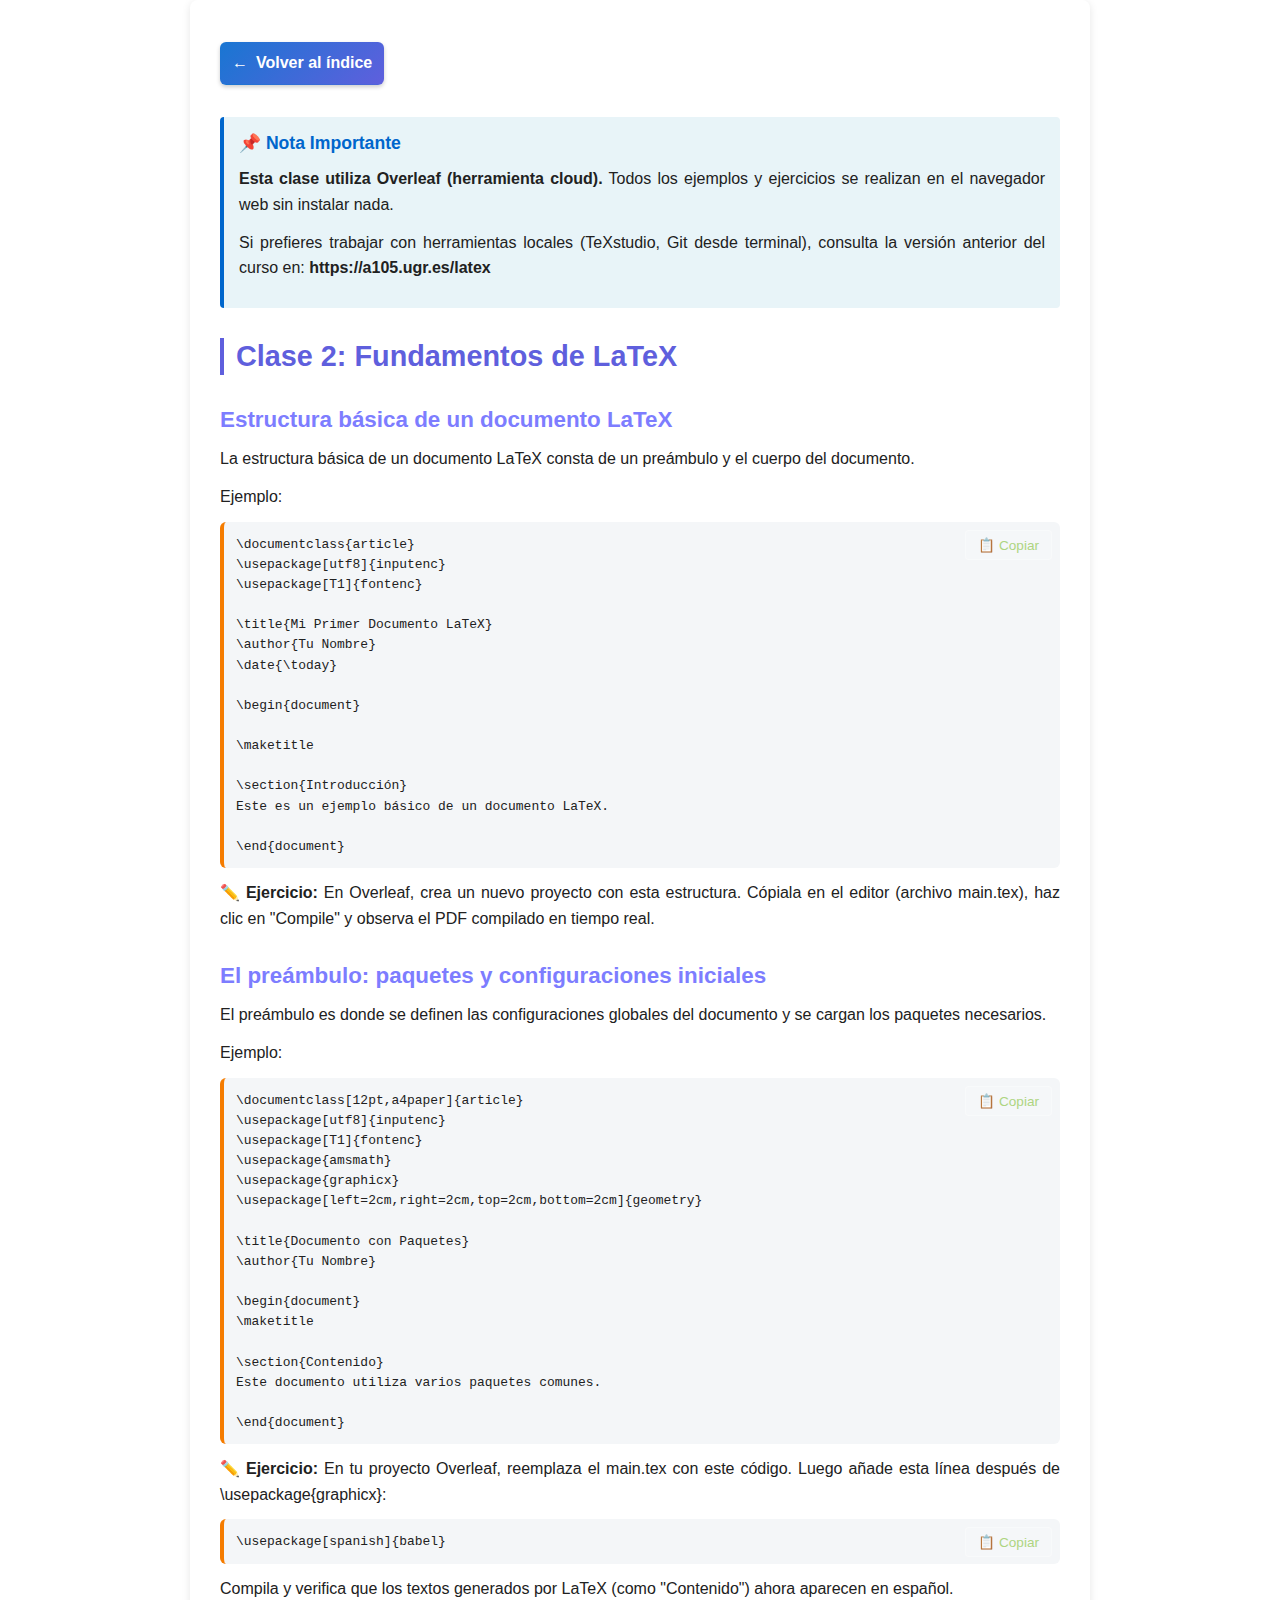
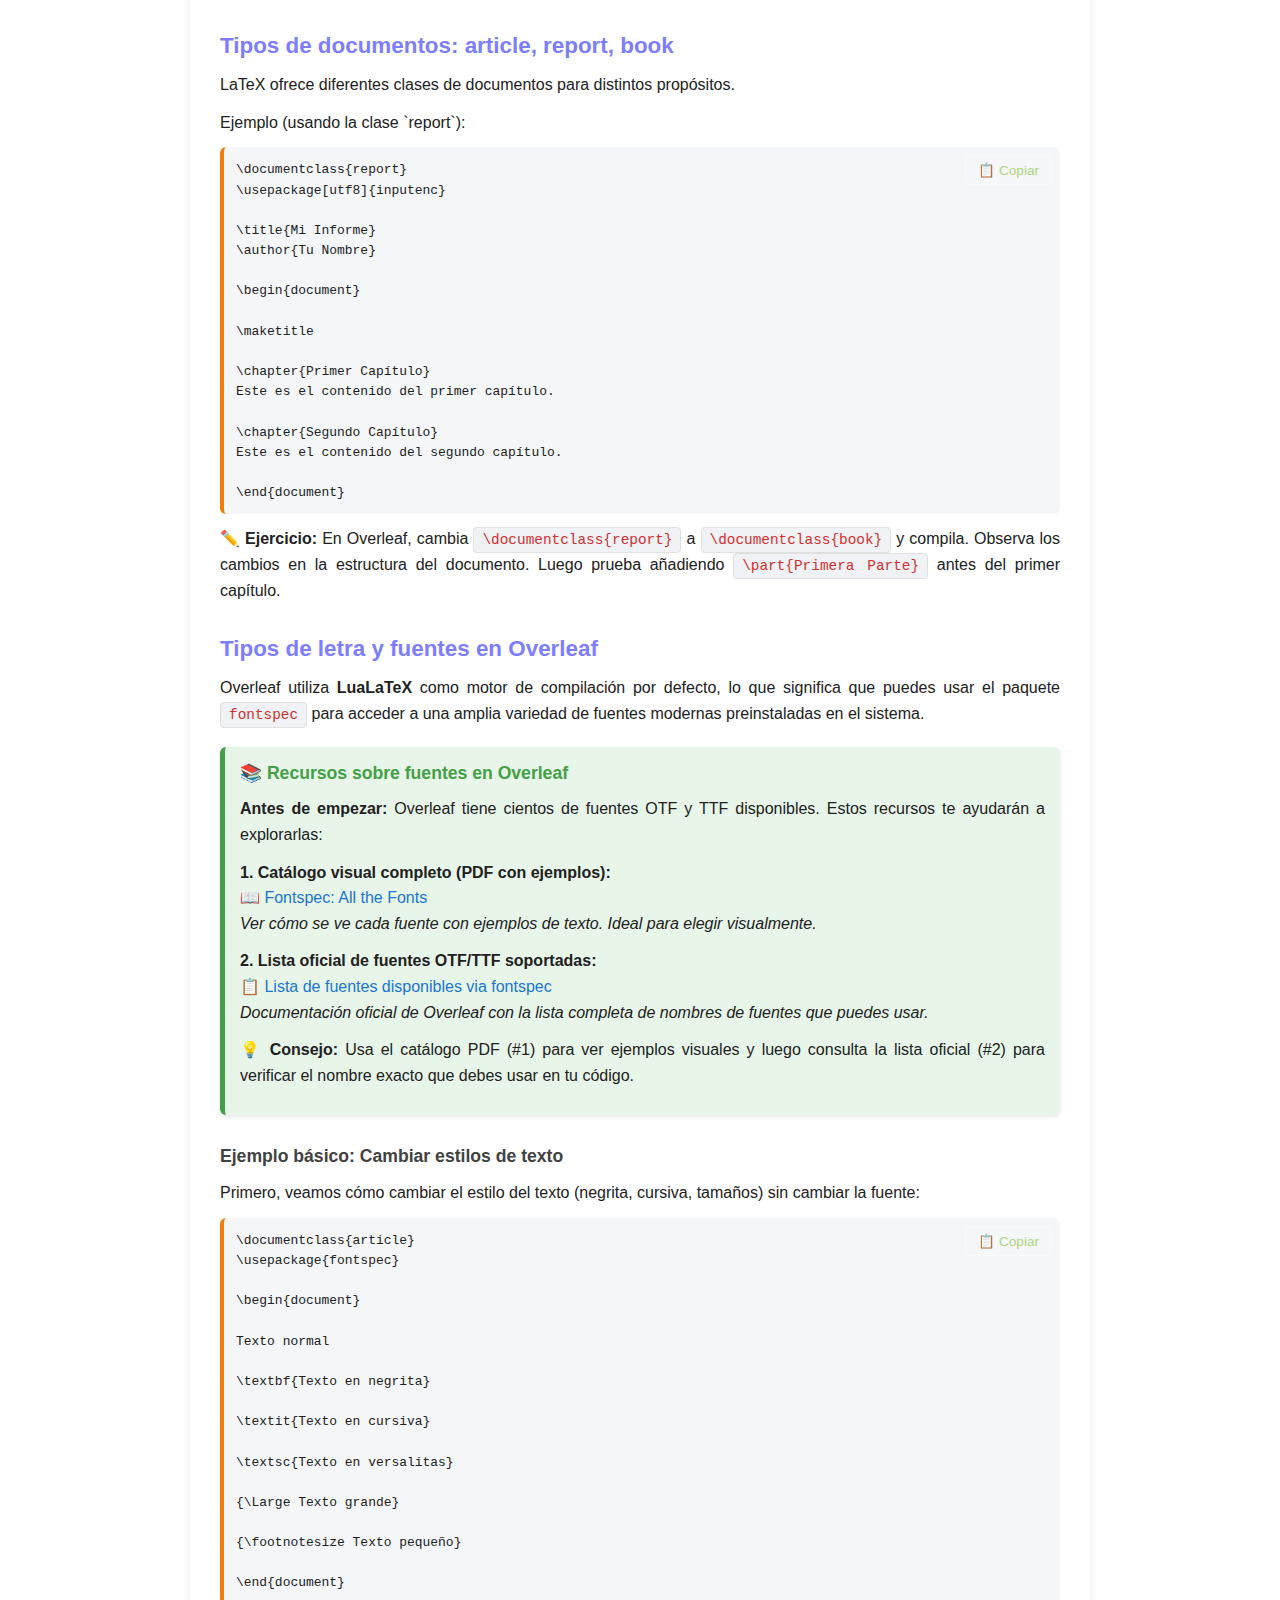
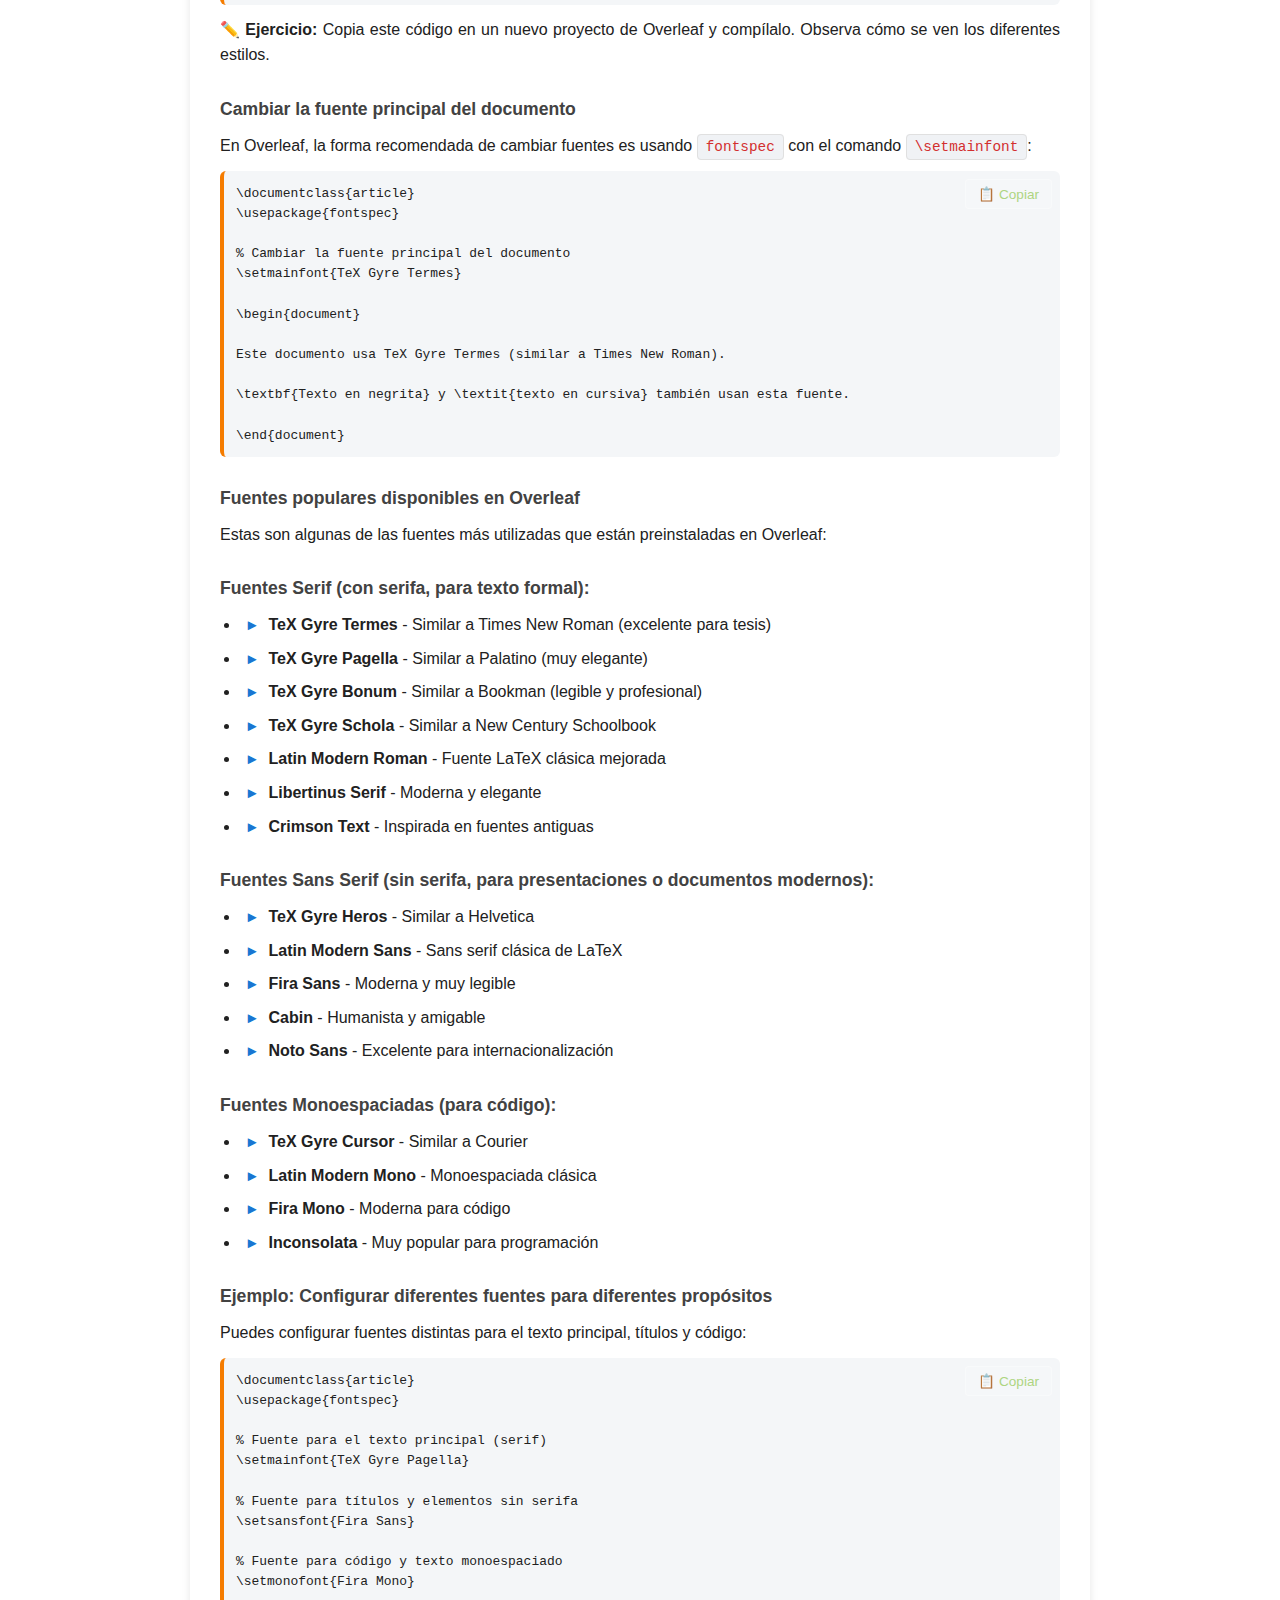
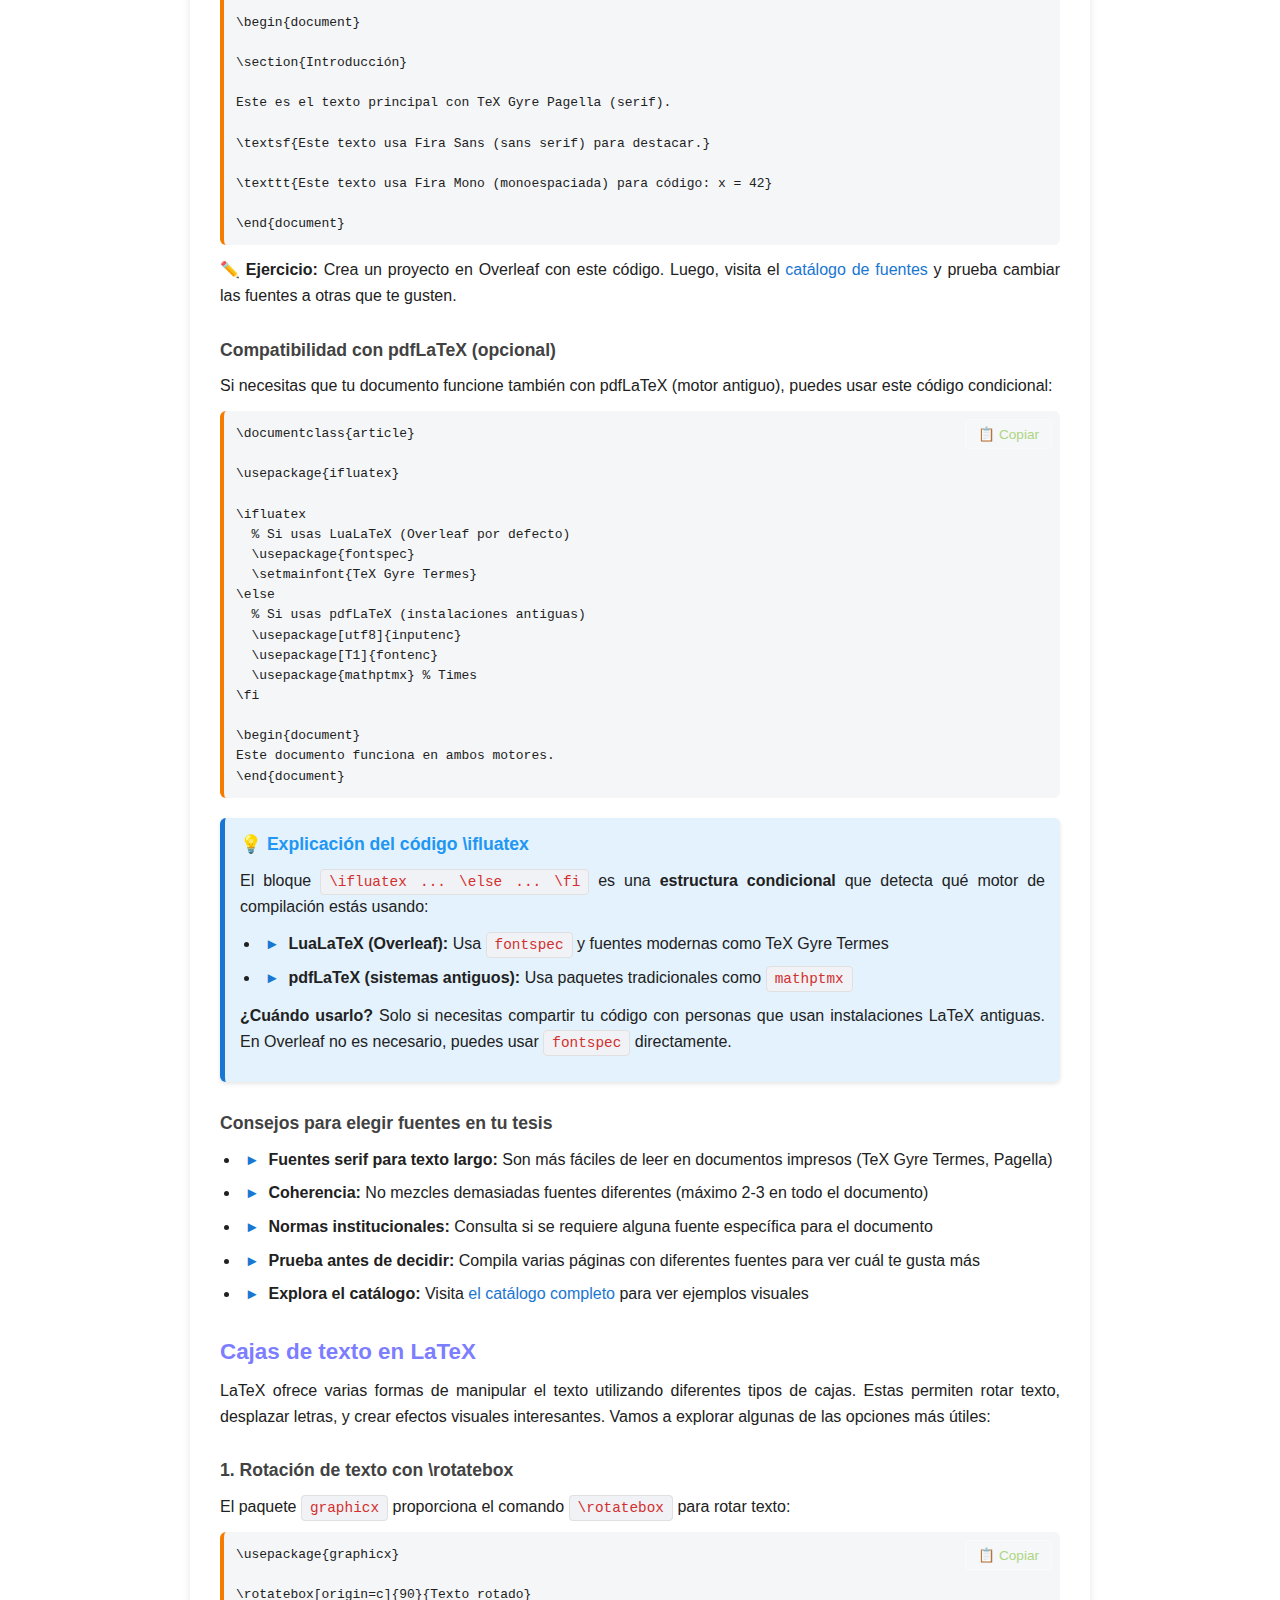
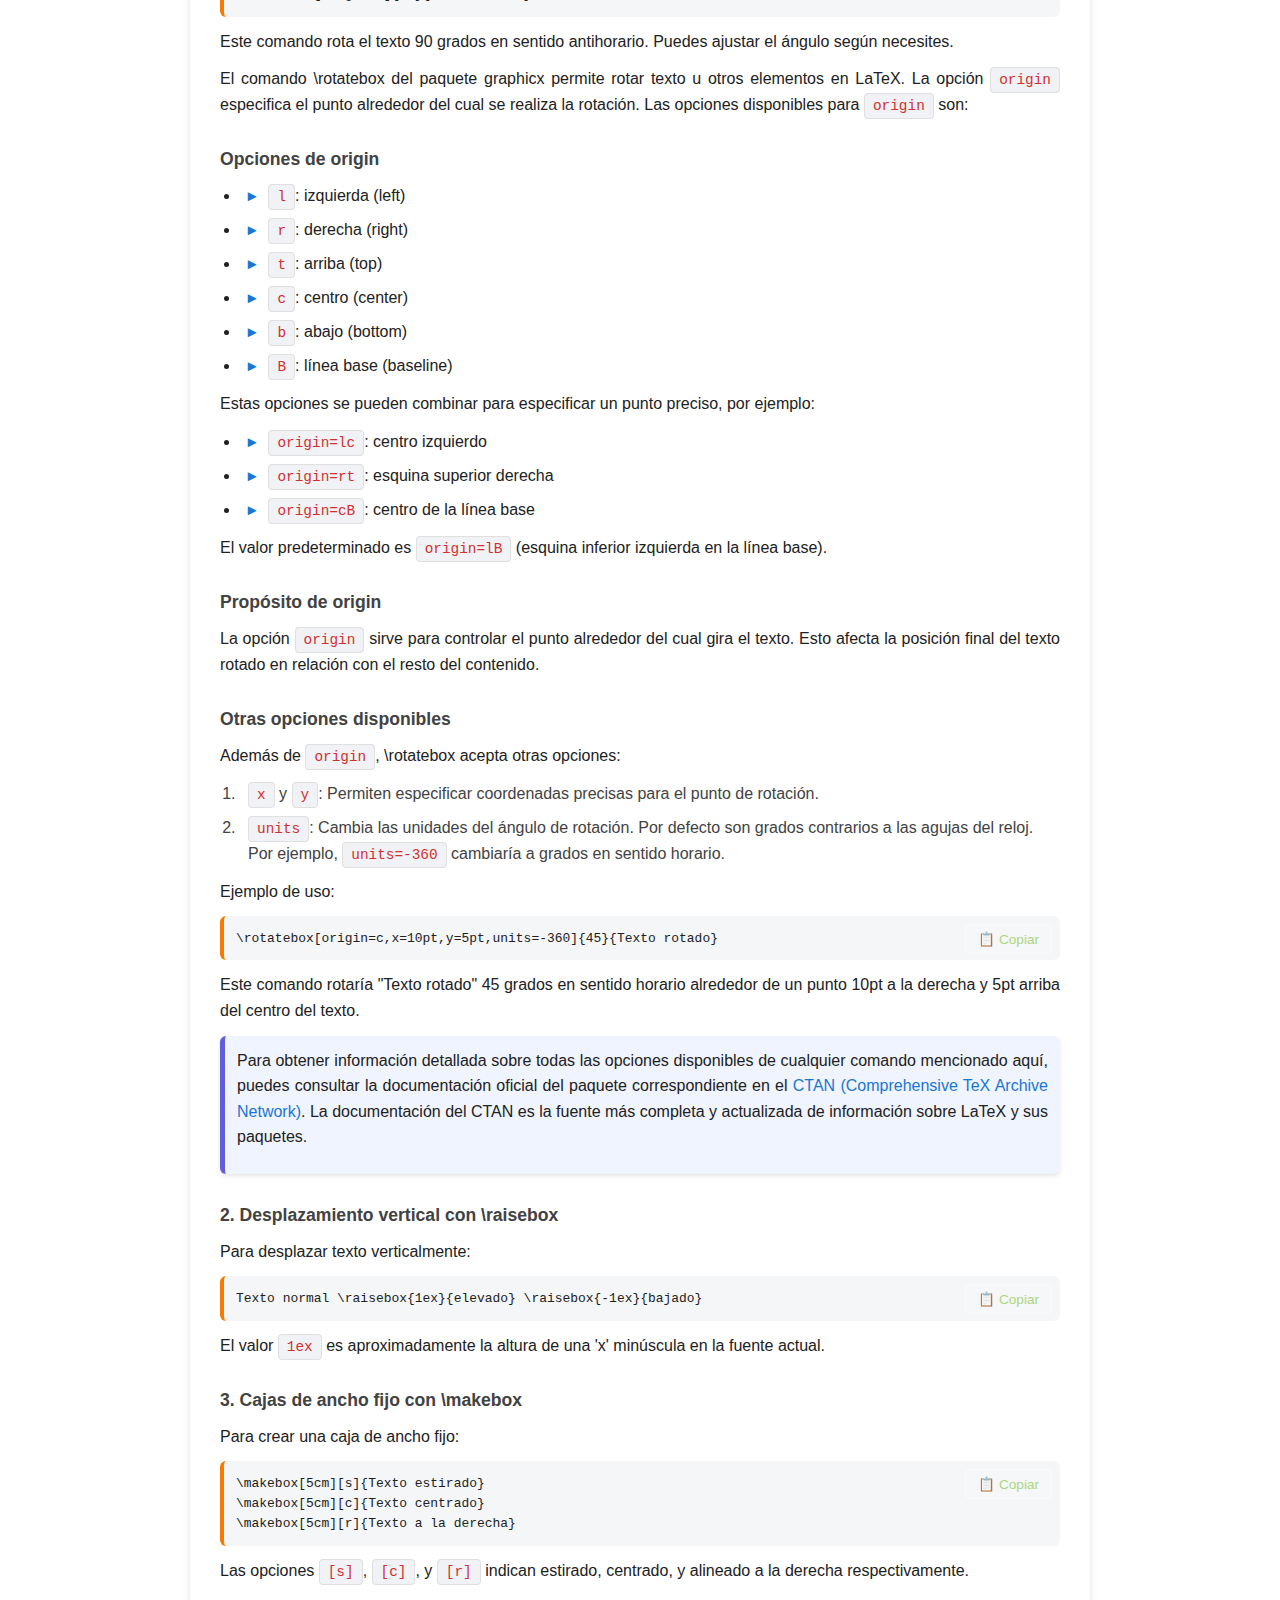
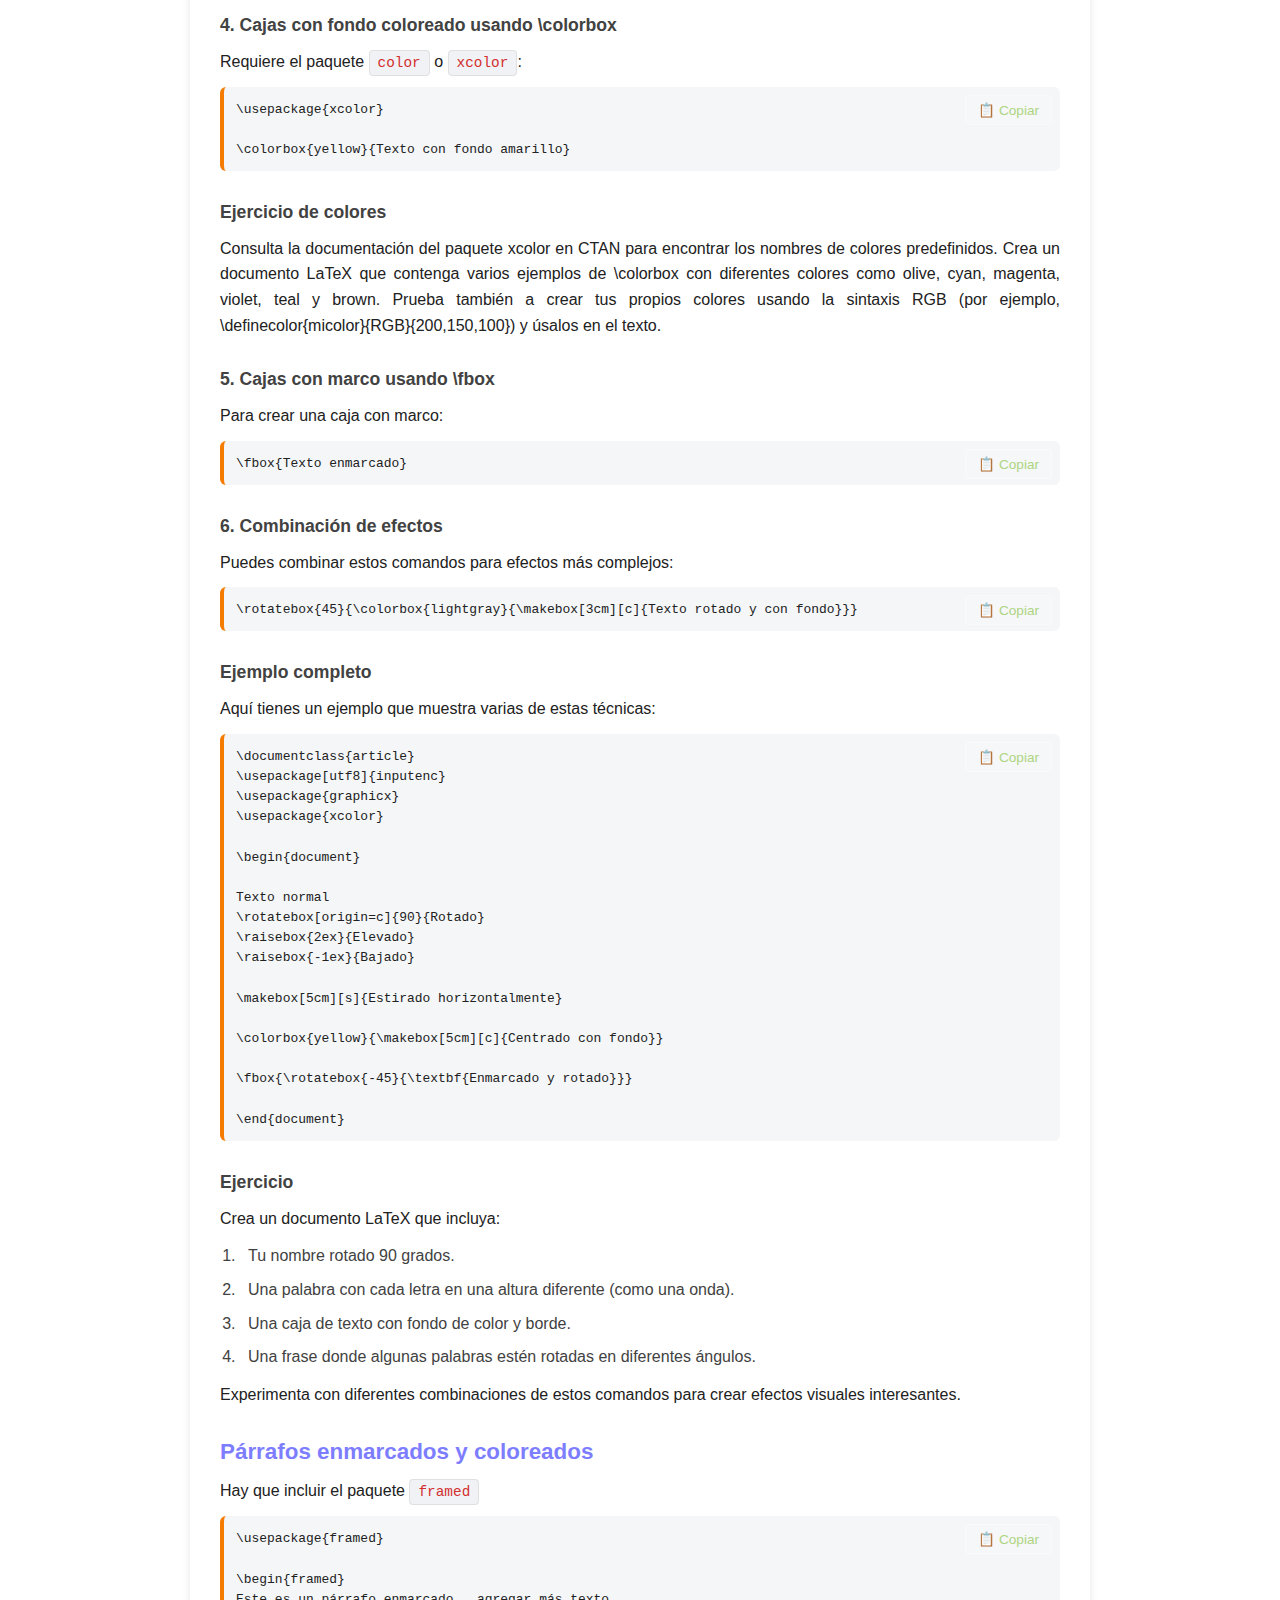
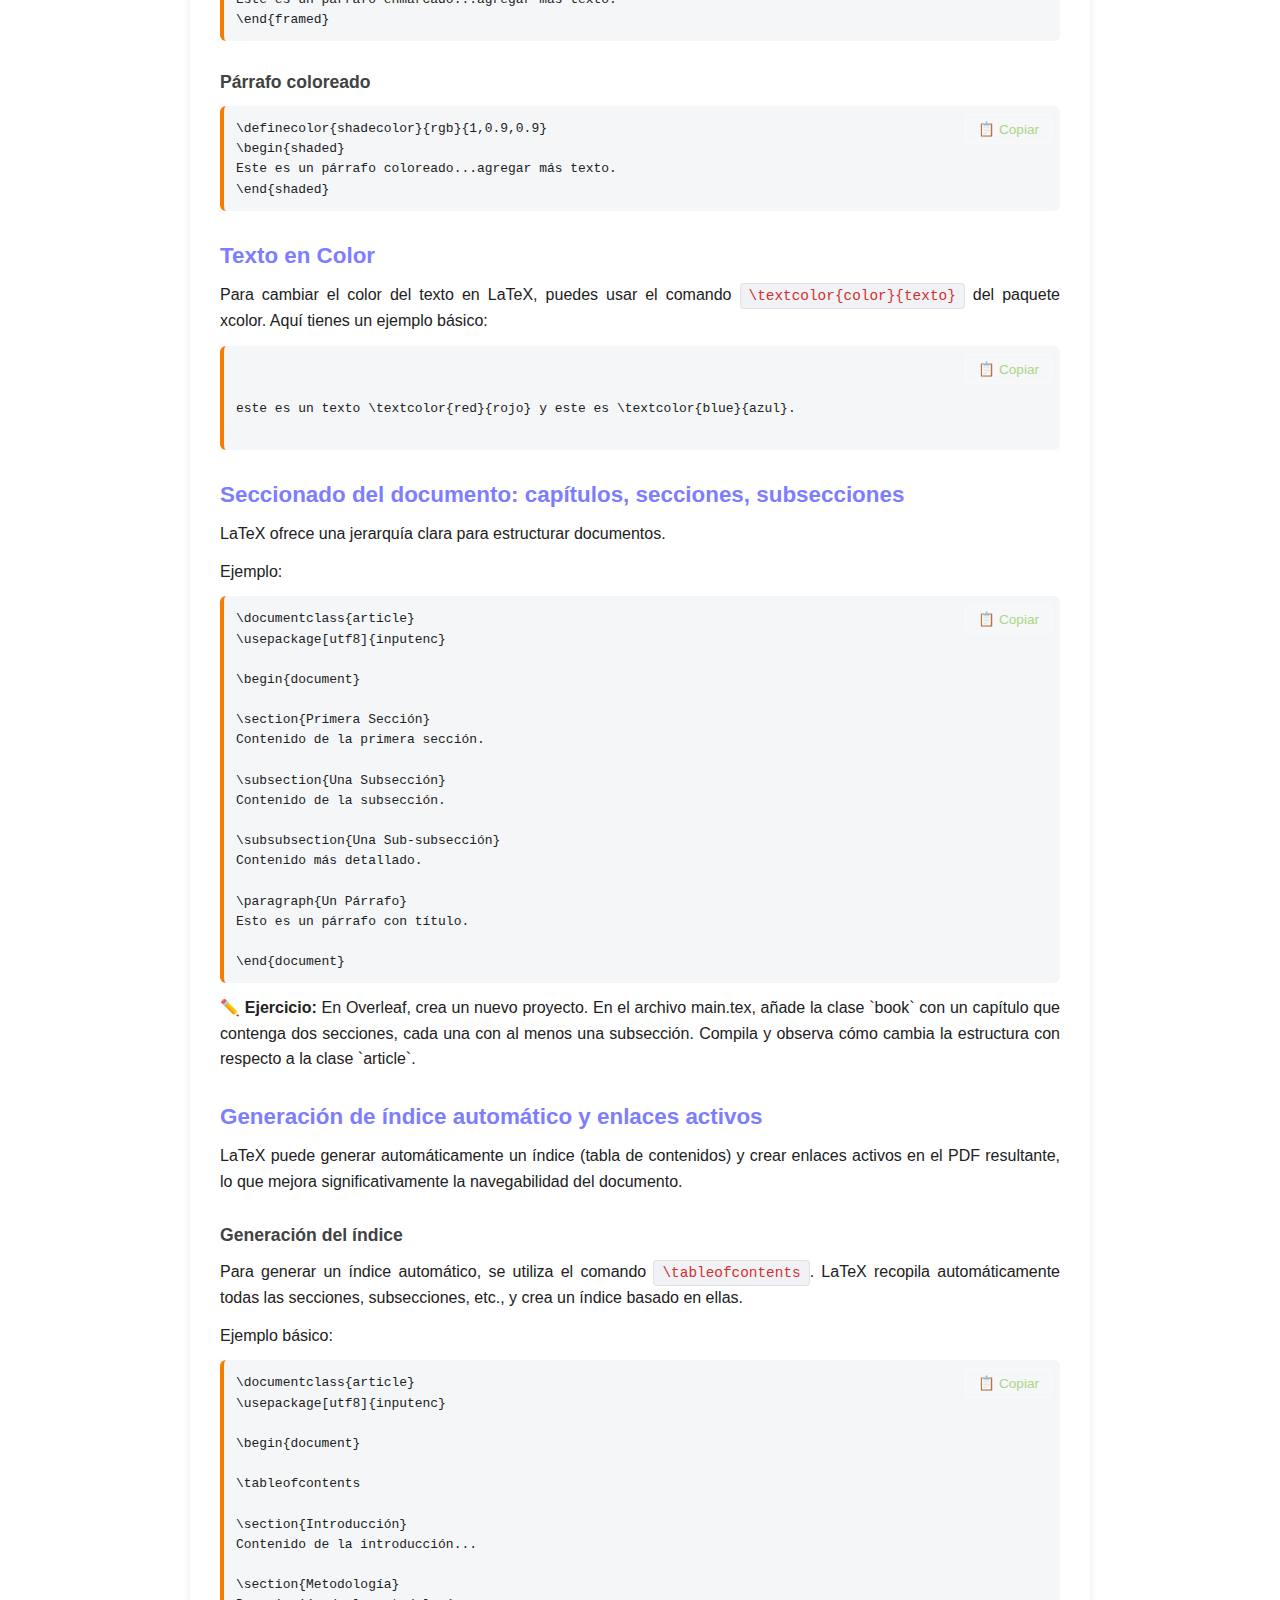
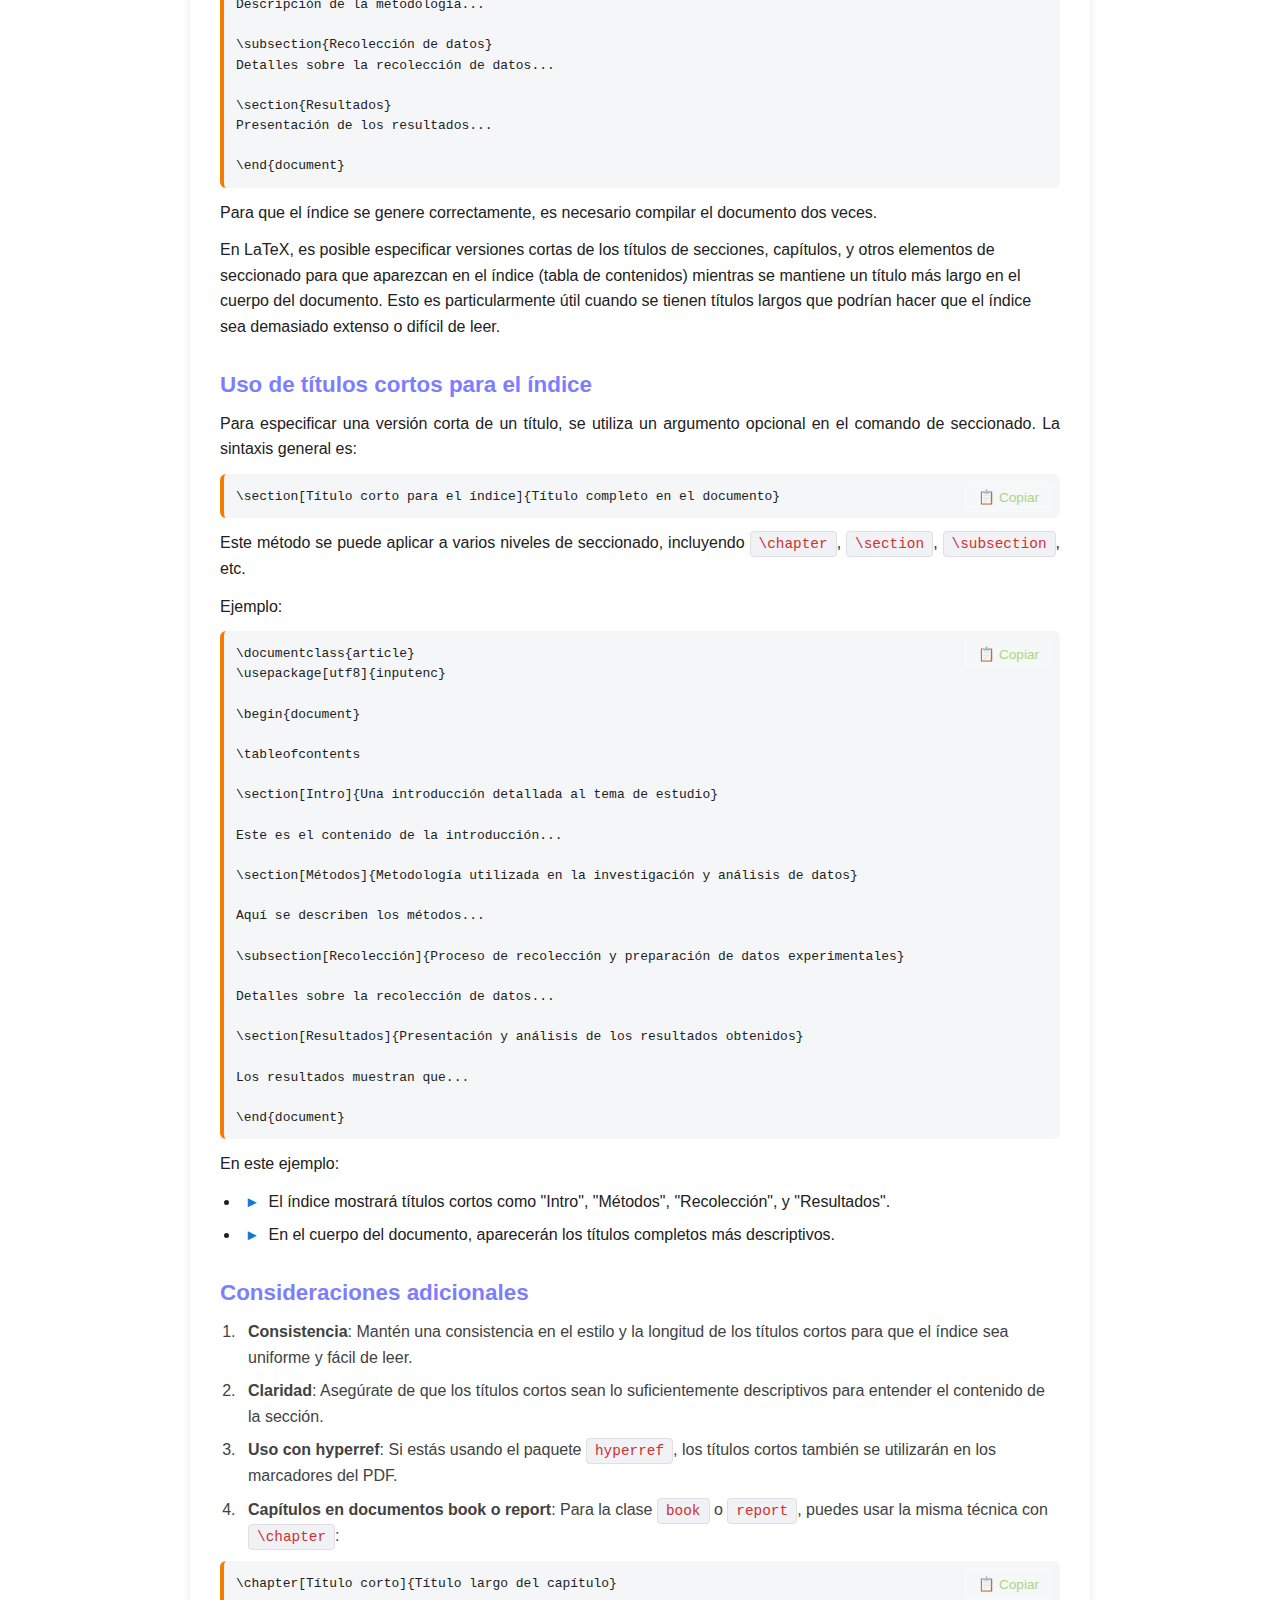
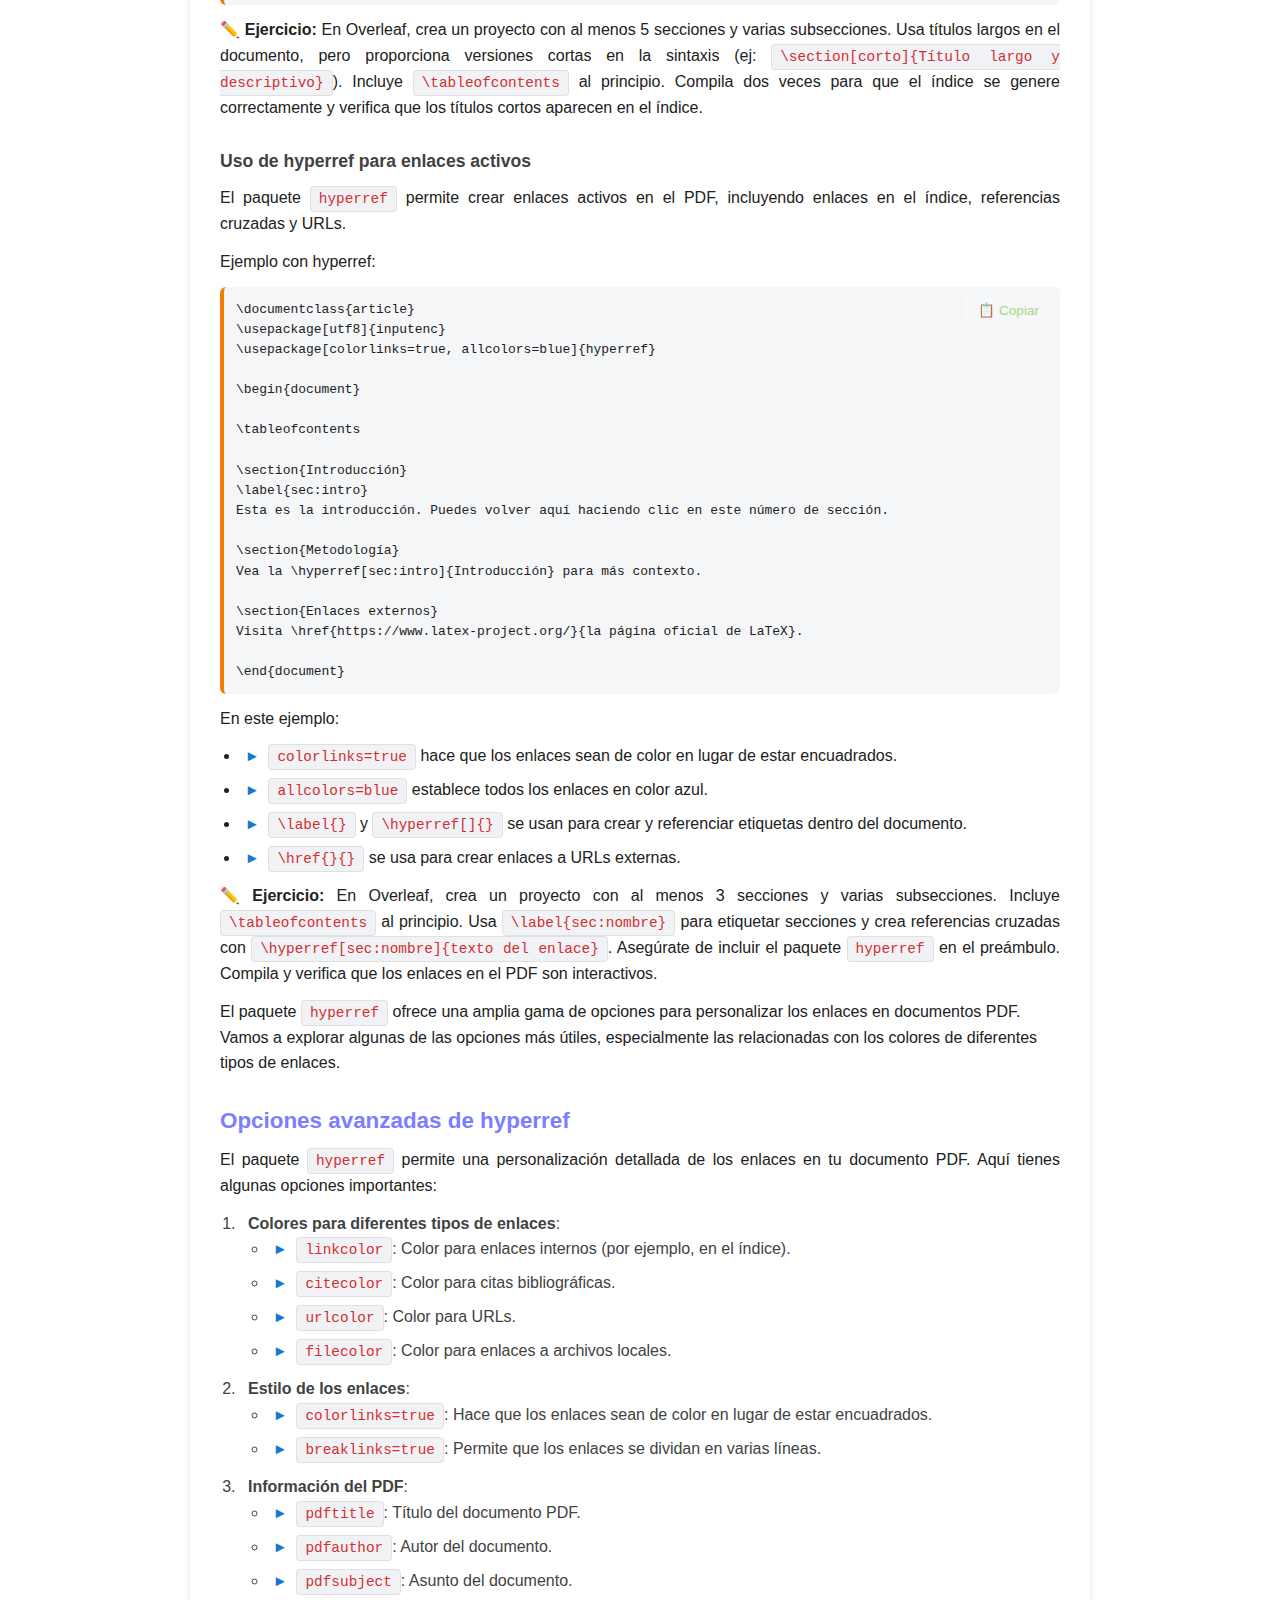
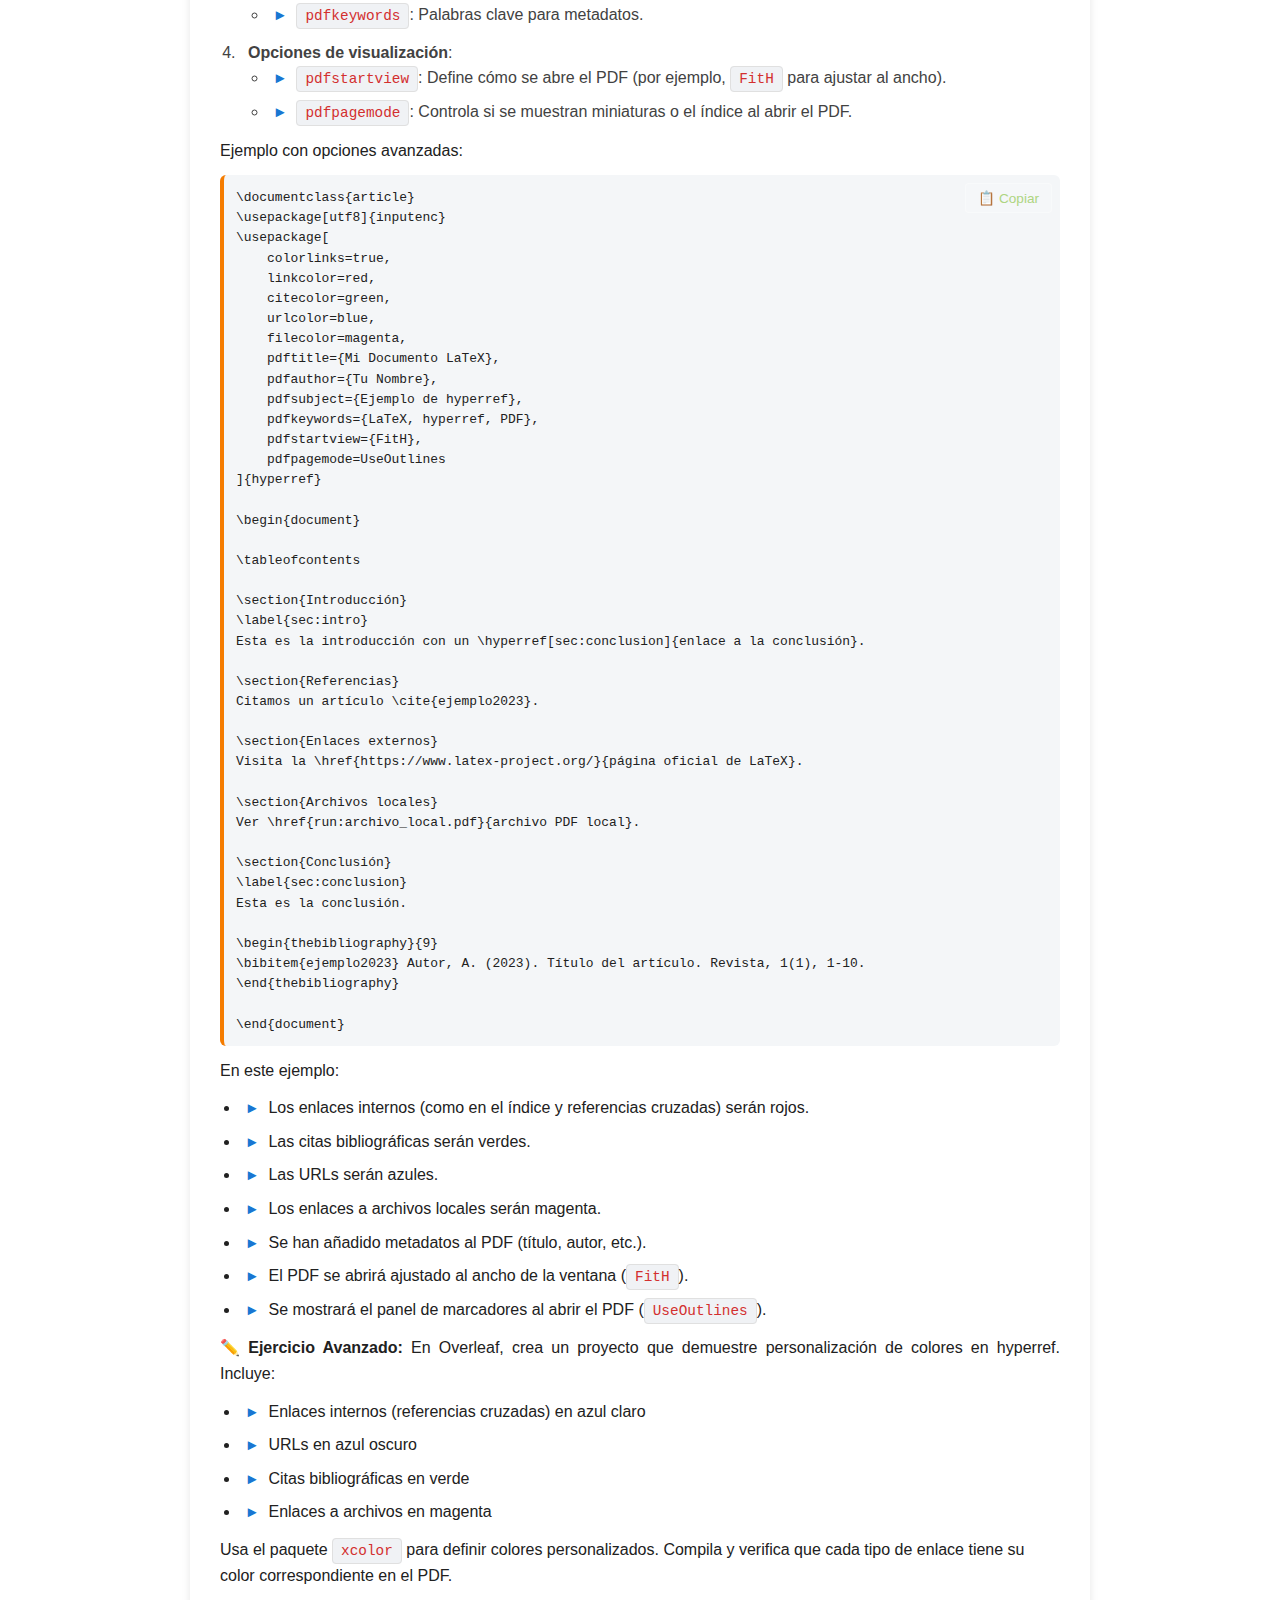
<file: clase2.html>
<!DOCTYPE html>
<html lang="es">

<head>
    <meta charset="UTF-8">
    <meta name="viewport" content="width=device-width, initial-scale=1.0">
    <meta http-equiv="Cache-Control" content="no-cache, no-store, must-revalidate">
    <meta http-equiv="Pragma" content="no-cache">
    <meta http-equiv="Expires" content="0">
    <title>LaTeX en Overleaf</title>
    <link rel="icon" type="image/svg+xml" href="favicon.svg">
    <link rel="stylesheet" href="style.css">
</head>
<body class="container">
    <p><a href="index.html" class="back-to-index">Volver al índice</a></p>
    
    <div style="background-color: #e8f4f8; border-left: 4px solid #0066cc; padding: 15px; margin: 20px 0; border-radius: 4px;">
        <h4 style="margin-top: 0; color: #0066cc;">📌 Nota Importante</h4>
        <p><strong>Esta clase utiliza Overleaf (herramienta cloud).</strong> Todos los ejemplos y ejercicios se realizan en el navegador web sin instalar nada.</p>
        <p>Si prefieres trabajar con herramientas locales (TeXstudio, Git desde terminal), consulta la versión anterior del curso en: <a href="https://a105.ugr.es/latex" target="_blank" rel="noopener"><strong>https://a105.ugr.es/latex</strong></a></p>
    </div>
    
    <h2>Clase 2: Fundamentos de LaTeX</h2>

<h3>Estructura básica de un documento LaTeX</h3>

<p>La estructura básica de un documento LaTeX consta de un preámbulo y el cuerpo del documento.</p>

<p>Ejemplo:</p>
<pre><code>\documentclass{article}
\usepackage[utf8]{inputenc}
\usepackage[T1]{fontenc}

\title{Mi Primer Documento LaTeX}
\author{Tu Nombre}
\date{\today}

\begin{document}

\maketitle

\section{Introducción}
Este es un ejemplo básico de un documento LaTeX.

\end{document}
</code></pre>

<p><strong>✏️ Ejercicio:</strong> En Overleaf, crea un nuevo proyecto con esta estructura. Cópiala en el editor (archivo main.tex), haz clic en "Compile" y observa el PDF compilado en tiempo real.</p>

<h3>El preámbulo: paquetes y configuraciones iniciales</h3>

<p>El preámbulo es donde se definen las configuraciones globales del documento y se cargan los paquetes necesarios.</p>

<p>Ejemplo:</p>
<pre><code>\documentclass[12pt,a4paper]{article}
\usepackage[utf8]{inputenc}
\usepackage[T1]{fontenc}
\usepackage{amsmath}
\usepackage{graphicx}
\usepackage[left=2cm,right=2cm,top=2cm,bottom=2cm]{geometry}

\title{Documento con Paquetes}
\author{Tu Nombre}

\begin{document}
\maketitle

\section{Contenido}
Este documento utiliza varios paquetes comunes.

\end{document}
</code></pre>

<p><strong>✏️ Ejercicio:</strong> En tu proyecto Overleaf, reemplaza el main.tex con este código. Luego añade esta línea después de \usepackage{graphicx}:</p>
<pre><code>\usepackage[spanish]{babel}</code></pre>
<p>Compila y verifica que los textos generados por LaTeX (como "Contenido") ahora aparecen en español.</p>

<h3>Tipos de documentos: article, report, book</h3>

<p>LaTeX ofrece diferentes clases de documentos para distintos propósitos.</p>

<p>Ejemplo (usando la clase `report`):</p>
<pre><code>\documentclass{report}
\usepackage[utf8]{inputenc}

\title{Mi Informe}
\author{Tu Nombre}

\begin{document}

\maketitle

\chapter{Primer Capítulo}
Este es el contenido del primer capítulo.

\chapter{Segundo Capítulo}
Este es el contenido del segundo capítulo.

\end{document}
</code></pre>

<p><strong>✏️ Ejercicio:</strong> En Overleaf, cambia <code>\documentclass{report}</code> a <code>\documentclass{book}</code> y compila. Observa los cambios en la estructura del documento. Luego prueba añadiendo <code>\part{Primera Parte}</code> antes del primer capítulo.</p>

<h3>Tipos de letra y fuentes en Overleaf</h3>

<p>Overleaf utiliza <strong>LuaLaTeX</strong> como motor de compilación por defecto, lo que significa que puedes usar el paquete <code>fontspec</code> para acceder a una amplia variedad de fuentes modernas preinstaladas en el sistema.</p>

<div style="background-color: #e8f5e9; border-left: 4px solid #43a047; padding: 15px; margin: 20px 0; border-radius: 4px;">
    <h4 style="margin-top: 0; color: #43a047;">📚 Recursos sobre fuentes en Overleaf</h4>
    <p><strong>Antes de empezar:</strong> Overleaf tiene cientos de fuentes OTF y TTF disponibles. Estos recursos te ayudarán a explorarlas:</p>
    
    <p><strong>1. Catálogo visual completo (PDF con ejemplos):</strong><br>
    <a href="https://www.overleaf.com/latex/templates/fontspec-all-the-fonts/hjrpnxhrrtxc" target="_blank" rel="noopener">📖 Fontspec: All the Fonts</a><br>
    <em>Ver cómo se ve cada fuente con ejemplos de texto. Ideal para elegir visualmente.</em></p>
    
    <p><strong>2. Lista oficial de fuentes OTF/TTF soportadas:</strong><br>
    <a href="https://www.overleaf.com/learn/latex/Questions/Which_OTF_or_TTF_fonts_are_supported_via_fontspec%3F" target="_blank" rel="noopener">📋 Lista de fuentes disponibles via fontspec</a><br>
    <em>Documentación oficial de Overleaf con la lista completa de nombres de fuentes que puedes usar.</em></p>
    
    <p><strong>💡 Consejo:</strong> Usa el catálogo PDF (#1) para ver ejemplos visuales y luego consulta la lista oficial (#2) para verificar el nombre exacto que debes usar en tu código.</p>
</div>

<h4>Ejemplo básico: Cambiar estilos de texto</h4>

<p>Primero, veamos cómo cambiar el estilo del texto (negrita, cursiva, tamaños) sin cambiar la fuente:</p>

<pre><code>\documentclass{article}
\usepackage{fontspec}

\begin{document}

Texto normal

\textbf{Texto en negrita}

\textit{Texto en cursiva}

\textsc{Texto en versalitas}

{\Large Texto grande}

{\footnotesize Texto pequeño}

\end{document}
</code></pre>

<p><strong>✏️ Ejercicio:</strong> Copia este código en un nuevo proyecto de Overleaf y compílalo. Observa cómo se ven los diferentes estilos.</p>

<h4>Cambiar la fuente principal del documento</h4>

<p>En Overleaf, la forma recomendada de cambiar fuentes es usando <code>fontspec</code> con el comando <code>\setmainfont</code>:</p>

<pre><code>\documentclass{article}
\usepackage{fontspec}

% Cambiar la fuente principal del documento
\setmainfont{TeX Gyre Termes}

\begin{document}

Este documento usa TeX Gyre Termes (similar a Times New Roman).

\textbf{Texto en negrita} y \textit{texto en cursiva} también usan esta fuente.

\end{document}
</code></pre>

<h4>Fuentes populares disponibles en Overleaf</h4>

<p>Estas son algunas de las fuentes más utilizadas que están preinstaladas en Overleaf:</p>

<h5>Fuentes Serif (con serifa, para texto formal):</h5>
<ul>
    <li><strong>TeX Gyre Termes</strong> - Similar a Times New Roman (excelente para tesis)</li>
    <li><strong>TeX Gyre Pagella</strong> - Similar a Palatino (muy elegante)</li>
    <li><strong>TeX Gyre Bonum</strong> - Similar a Bookman (legible y profesional)</li>
    <li><strong>TeX Gyre Schola</strong> - Similar a New Century Schoolbook</li>
    <li><strong>Latin Modern Roman</strong> - Fuente LaTeX clásica mejorada</li>
    <li><strong>Libertinus Serif</strong> - Moderna y elegante</li>
    <li><strong>Crimson Text</strong> - Inspirada en fuentes antiguas</li>
</ul>

<h5>Fuentes Sans Serif (sin serifa, para presentaciones o documentos modernos):</h5>
<ul>
    <li><strong>TeX Gyre Heros</strong> - Similar a Helvetica</li>
    <li><strong>Latin Modern Sans</strong> - Sans serif clásica de LaTeX</li>
    <li><strong>Fira Sans</strong> - Moderna y muy legible</li>
    <li><strong>Cabin</strong> - Humanista y amigable</li>
    <li><strong>Noto Sans</strong> - Excelente para internacionalización</li>
</ul>

<h5>Fuentes Monoespaciadas (para código):</h5>
<ul>
    <li><strong>TeX Gyre Cursor</strong> - Similar a Courier</li>
    <li><strong>Latin Modern Mono</strong> - Monoespaciada clásica</li>
    <li><strong>Fira Mono</strong> - Moderna para código</li>
    <li><strong>Inconsolata</strong> - Muy popular para programación</li>
</ul>

<h4>Ejemplo: Configurar diferentes fuentes para diferentes propósitos</h4>

<p>Puedes configurar fuentes distintas para el texto principal, títulos y código:</p>

<pre><code>\documentclass{article}
\usepackage{fontspec}

% Fuente para el texto principal (serif)
\setmainfont{TeX Gyre Pagella}

% Fuente para títulos y elementos sin serifa
\setsansfont{Fira Sans}

% Fuente para código y texto monoespaciado
\setmonofont{Fira Mono}

\begin{document}

\section{Introducción}

Este es el texto principal con TeX Gyre Pagella (serif).

\textsf{Este texto usa Fira Sans (sans serif) para destacar.}

\texttt{Este texto usa Fira Mono (monoespaciada) para código: x = 42}

\end{document}
</code></pre>

<p><strong>✏️ Ejercicio:</strong> Crea un proyecto en Overleaf con este código. Luego, visita el <a href="https://www.overleaf.com/latex/templates/fontspec-all-the-fonts/hjrpnxhrrtxc" target="_blank">catálogo de fuentes</a> y prueba cambiar las fuentes a otras que te gusten.</p>

<h4>Compatibilidad con pdfLaTeX (opcional)</h4>

<p>Si necesitas que tu documento funcione también con pdfLaTeX (motor antiguo), puedes usar este código condicional:</p>

<pre><code>\documentclass{article}

\usepackage{ifluatex}

\ifluatex
  % Si usas LuaLaTeX (Overleaf por defecto)
  \usepackage{fontspec}
  \setmainfont{TeX Gyre Termes}
\else
  % Si usas pdfLaTeX (instalaciones antiguas)
  \usepackage[utf8]{inputenc}
  \usepackage[T1]{fontenc}
  \usepackage{mathptmx} % Times
\fi

\begin{document}
Este documento funciona en ambos motores.
\end{document}
</code></pre>

<div style="background-color: #e3f2fd; border-left: 4px solid #2196f3; padding: 15px; margin: 20px 0; border-radius: 4px;">
    <h4 style="margin-top: 0; color: #2196f3;">💡 Explicación del código \ifluatex</h4>
    <p>El bloque <code>\ifluatex ... \else ... \fi</code> es una <strong>estructura condicional</strong> que detecta qué motor de compilación estás usando:</p>
    
    <ul>
        <li><strong>LuaLaTeX (Overleaf):</strong> Usa <code>fontspec</code> y fuentes modernas como TeX Gyre Termes</li>
        <li><strong>pdfLaTeX (sistemas antiguos):</strong> Usa paquetes tradicionales como <code>mathptmx</code></li>
    </ul>
    
    <p><strong>¿Cuándo usarlo?</strong> Solo si necesitas compartir tu código con personas que usan instalaciones LaTeX antiguas. En Overleaf no es necesario, puedes usar <code>fontspec</code> directamente.</p>
</div>

<h4>Consejos para elegir fuentes en tu tesis</h4>

<ul>
    <li><strong>Fuentes serif para texto largo:</strong> Son más fáciles de leer en documentos impresos (TeX Gyre Termes, Pagella)</li>
    <li><strong>Coherencia:</strong> No mezcles demasiadas fuentes diferentes (máximo 2-3 en todo el documento)</li>
    <li><strong>Normas institucionales:</strong> Consulta si se requiere alguna fuente específica para el documento</li>
    <li><strong>Prueba antes de decidir:</strong> Compila varias páginas con diferentes fuentes para ver cuál te gusta más</li>
    <li><strong>Explora el catálogo:</strong> Visita <a href="https://www.overleaf.com/latex/templates/fontspec-all-the-fonts/hjrpnxhrrtxc" target="_blank">el catálogo completo</a> para ver ejemplos visuales</li>
</ul>

<h3>Cajas de texto en LaTeX</h3>

<p>LaTeX ofrece varias formas de manipular el texto utilizando diferentes tipos de cajas. Estas permiten rotar texto, desplazar letras, y crear efectos visuales interesantes. Vamos a explorar algunas de las opciones más útiles:</p>



<h4>1. Rotación de texto con \rotatebox</h4>

<p>El paquete <code>graphicx</code> proporciona el comando <code>\rotatebox</code> para rotar texto:</p>

<pre><code>\usepackage{graphicx}

\rotatebox[origin=c]{90}{Texto rotado}
</code></pre>

<p>Este comando rota el texto 90 grados en sentido antihorario. Puedes ajustar el ángulo según necesites.</p>

<p>El comando \rotatebox del paquete graphicx permite rotar texto u otros elementos en LaTeX. La opción <code>origin</code> especifica el punto alrededor del cual se realiza la rotación. Las opciones disponibles para <code>origin</code> son:</p>

<h5>Opciones de origin</h5>

<ul>
    <li><code>l</code>: izquierda (left)</li>
    <li><code>r</code>: derecha (right)</li>
    <li><code>t</code>: arriba (top)</li>
    <li><code>c</code>: centro (center)</li>
    <li><code>b</code>: abajo (bottom)</li>
    <li><code>B</code>: línea base (baseline)</li>
</ul>

<p>Estas opciones se pueden combinar para especificar un punto preciso, por ejemplo:</p>

<ul>
    <li><code>origin=lc</code>: centro izquierdo</li>
    <li><code>origin=rt</code>: esquina superior derecha</li>
    <li><code>origin=cB</code>: centro de la línea base</li>
</ul>

<p>El valor predeterminado es <code>origin=lB</code> (esquina inferior izquierda en la línea base).</p>

<h5>Propósito de origin</h5>

<p>La opción <code>origin</code> sirve para controlar el punto alrededor del cual gira el texto. Esto afecta la posición final del texto rotado en relación con el resto del contenido.</p>

<h5>Otras opciones disponibles</h5>

<p>Además de <code>origin</code>, \rotatebox acepta otras opciones:</p>

<ol>
    <li><code>x</code> y <code>y</code>: Permiten especificar coordenadas precisas para el punto de rotación.</li>
    <li><code>units</code>: Cambia las unidades del ángulo de rotación. Por defecto son grados contrarios a las agujas del reloj. Por ejemplo, <code>units=-360</code> cambiaría a grados en sentido horario.</li>
</ol>

<p>Ejemplo de uso:</p>

<pre><code>\rotatebox[origin=c,x=10pt,y=5pt,units=-360]{45}{Texto rotado}</code></pre>

<p>Este comando rotaría "Texto rotado" 45 grados en sentido horario alrededor de un punto 10pt a la derecha y 5pt arriba del centro del texto.</p>

<div class="highlight-box"><p>Para obtener información detallada sobre todas las opciones disponibles de cualquier comando mencionado aquí, puedes consultar la documentación oficial del paquete correspondiente en el <a href="https://ctan.org/">CTAN (Comprehensive TeX Archive Network)</a>. La documentación del CTAN es la fuente más completa y actualizada de información sobre LaTeX y sus paquetes.</p></div>

<h4>2. Desplazamiento vertical con \raisebox</h4>

<p>Para desplazar texto verticalmente:</p>

<pre><code>Texto normal \raisebox{1ex}{elevado} \raisebox{-1ex}{bajado}
</code></pre>

<p>El valor <code>1ex</code> es aproximadamente la altura de una 'x' minúscula en la fuente actual.</p>

<h4>3. Cajas de ancho fijo con \makebox</h4>

<p>Para crear una caja de ancho fijo:</p>

<pre><code>\makebox[5cm][s]{Texto estirado}
\makebox[5cm][c]{Texto centrado}
\makebox[5cm][r]{Texto a la derecha}
</code></pre>

<p>Las opciones <code>[s]</code>, <code>[c]</code>, y <code>[r]</code> indican estirado, centrado, y alineado a la derecha respectivamente.</p>

<h4>4. Cajas con fondo coloreado usando \colorbox</h4>

<p>Requiere el paquete <code>color</code> o <code>xcolor</code>:</p>

<pre><code>\usepackage{xcolor}

\colorbox{yellow}{Texto con fondo amarillo}
</code></pre>

<h4>Ejercicio de colores</h4>

<p>Consulta la documentación del paquete xcolor en CTAN para encontrar los nombres de colores predefinidos. Crea un documento LaTeX que contenga varios ejemplos de \colorbox con diferentes colores como olive, cyan, magenta, violet, teal y brown. Prueba también a crear tus propios colores usando la sintaxis RGB (por ejemplo, \definecolor{micolor}{RGB}{200,150,100}) y úsalos en el texto.</p>

<h4>5. Cajas con marco usando \fbox</h4>

<p>Para crear una caja con marco:</p>

<pre><code>\fbox{Texto enmarcado}
</code></pre>

<h4>6. Combinación de efectos</h4>

<p>Puedes combinar estos comandos para efectos más complejos:</p>

<pre><code>\rotatebox{45}{\colorbox{lightgray}{\makebox[3cm][c]{Texto rotado y con fondo}}}
</code></pre>

<h4>Ejemplo completo</h4>

<p>Aquí tienes un ejemplo que muestra varias de estas técnicas:</p>

<pre><code>\documentclass{article}
\usepackage[utf8]{inputenc}
\usepackage{graphicx}
\usepackage{xcolor}

\begin{document}

Texto normal 
\rotatebox[origin=c]{90}{Rotado} 
\raisebox{2ex}{Elevado} 
\raisebox{-1ex}{Bajado}

\makebox[5cm][s]{Estirado horizontalmente}

\colorbox{yellow}{\makebox[5cm][c]{Centrado con fondo}}

\fbox{\rotatebox{-45}{\textbf{Enmarcado y rotado}}}

\end{document}
</code></pre>

<h4>Ejercicio</h4>

<p>Crea un documento LaTeX que incluya:</p>

<ol>
    <li>Tu nombre rotado 90 grados.</li>
    <li>Una palabra con cada letra en una altura diferente (como una onda).</li>
    <li>Una caja de texto con fondo de color y borde.</li>
    <li>Una frase donde algunas palabras estén rotadas en diferentes ángulos.</li>
</ol>

<p>Experimenta con diferentes combinaciones de estos comandos para crear efectos visuales interesantes.</p>


<h3>Párrafos enmarcados y coloreados</h3>

<p>Hay que incluir el paquete <code>framed</code></p>

<pre><code>\usepackage{framed}

\begin{framed}
Este es un párrafo enmarcado...agregar más texto.
\end{framed}
</code></pre>

<h4>Párrafo coloreado</h4>

<pre><code>\definecolor{shadecolor}{rgb}{1,0.9,0.9}
\begin{shaded}
Este es un párrafo coloreado...agregar más texto.
\end{shaded}
</code></pre>


<h3>Texto en Color</h3>

<p>Para cambiar el color del texto en LaTeX, puedes usar el comando <code>\textcolor{color}{texto}</code> del paquete xcolor. Aquí tienes un ejemplo básico:</p>

<pre><code>

este es un texto \textcolor{red}{rojo} y este es \textcolor{blue}{azul}.

</code></pre>

<h3>Seccionado del documento: capítulos, secciones, subsecciones</h3>

<p>LaTeX ofrece una jerarquía clara para estructurar documentos.</p>

<p>Ejemplo:</p>
<pre><code>\documentclass{article}
\usepackage[utf8]{inputenc}

\begin{document}

\section{Primera Sección}
Contenido de la primera sección.

\subsection{Una Subsección}
Contenido de la subsección.

\subsubsection{Una Sub-subsección}
Contenido más detallado.

\paragraph{Un Párrafo}
Esto es un párrafo con título.

\end{document}
</code></pre>

<p><strong>✏️ Ejercicio:</strong> En Overleaf, crea un nuevo proyecto. En el archivo main.tex, añade la clase `book` con un capítulo que contenga dos secciones, cada una con al menos una subsección. Compila y observa cómo cambia la estructura con respecto a la clase `article`.</p>

<h3>Generación de índice automático y enlaces activos</h3>

<p>LaTeX puede generar automáticamente un índice (tabla de contenidos) y crear enlaces activos en el PDF resultante, lo que mejora significativamente la navegabilidad del documento.</p>

<h4>Generación del índice</h4>

<p>Para generar un índice automático, se utiliza el comando <code>\tableofcontents</code>. LaTeX recopila automáticamente todas las secciones, subsecciones, etc., y crea un índice basado en ellas.</p>

<p>Ejemplo básico:</p>
<pre><code>\documentclass{article}
\usepackage[utf8]{inputenc}

\begin{document}

\tableofcontents

\section{Introducción}
Contenido de la introducción...

\section{Metodología}
Descripción de la metodología...

\subsection{Recolección de datos}
Detalles sobre la recolección de datos...

\section{Resultados}
Presentación de los resultados...

\end{document}
</code></pre>

<p>Para que el índice se genere correctamente, es necesario compilar el documento dos veces.</p>


En LaTeX, es posible especificar versiones cortas de los títulos de secciones, capítulos, y otros elementos de seccionado para que aparezcan en el índice (tabla de contenidos) mientras se mantiene un título más largo en el cuerpo del documento. Esto es particularmente útil cuando se tienen títulos largos que podrían hacer que el índice sea demasiado extenso o difícil de leer.

<h3>Uso de títulos cortos para el índice</h3>

<p>Para especificar una versión corta de un título, se utiliza un argumento opcional en el comando de seccionado. La sintaxis general es:</p>

<pre><code>\section[Título corto para el índice]{Título completo en el documento}</code></pre>

<p>Este método se puede aplicar a varios niveles de seccionado, incluyendo <code>\chapter</code>, <code>\section</code>, <code>\subsection</code>, etc.</p>

<p>Ejemplo:</p>

<pre><code>\documentclass{article}
\usepackage[utf8]{inputenc}

\begin{document}

\tableofcontents

\section[Intro]{Una introducción detallada al tema de estudio}

Este es el contenido de la introducción...

\section[Métodos]{Metodología utilizada en la investigación y análisis de datos}

Aquí se describen los métodos...

\subsection[Recolección]{Proceso de recolección y preparación de datos experimentales}

Detalles sobre la recolección de datos...

\section[Resultados]{Presentación y análisis de los resultados obtenidos}

Los resultados muestran que...

\end{document}
</code></pre>

<p>En este ejemplo:</p>

<ul>
    <li>El índice mostrará títulos cortos como "Intro", "Métodos", "Recolección", y "Resultados".</li>
    <li>En el cuerpo del documento, aparecerán los títulos completos más descriptivos.</li>
</ul>

<h3>Consideraciones adicionales</h3>

<ol>
    <li><strong>Consistencia</strong>: Mantén una consistencia en el estilo y la longitud de los títulos cortos para que el índice sea uniforme y fácil de leer.</li>
    <li><strong>Claridad</strong>: Asegúrate de que los títulos cortos sean lo suficientemente descriptivos para entender el contenido de la sección.</li>
    <li><strong>Uso con hyperref</strong>: Si estás usando el paquete <code>hyperref</code>, los títulos cortos también se utilizarán en los marcadores del PDF.</li>
    <li><strong>Capítulos en documentos book o report</strong>: Para la clase <code>book</code> o <code>report</code>, puedes usar la misma técnica con <code>\chapter</code>:</li>
</ol>

<pre><code>\chapter[Título corto]{Título largo del capítulo}</code></pre>

<p><strong>✏️ Ejercicio:</strong> En Overleaf, crea un proyecto con al menos 5 secciones y varias subsecciones. Usa títulos largos en el documento, pero proporciona versiones cortas en la sintaxis (ej: <code>\section[corto]{Título largo y descriptivo}</code>). Incluye <code>\tableofcontents</code> al principio. Compila dos veces para que el índice se genere correctamente y verifica que los títulos cortos aparecen en el índice.</p>



<h4 id="hyperref">Uso de hyperref para enlaces activos</h4>

<p>El paquete <code>hyperref</code> permite crear enlaces activos en el PDF, incluyendo enlaces en el índice, referencias cruzadas y URLs.</p>

<p>Ejemplo con hyperref:</p>
<pre><code>\documentclass{article}
\usepackage[utf8]{inputenc}
\usepackage[colorlinks=true, allcolors=blue]{hyperref}

\begin{document}

\tableofcontents

\section{Introducción}
\label{sec:intro}
Esta es la introducción. Puedes volver aquí haciendo clic en este número de sección.

\section{Metodología}
Vea la \hyperref[sec:intro]{Introducción} para más contexto.

\section{Enlaces externos}
Visita \href{https://www.latex-project.org/}{la página oficial de LaTeX}.

\end{document}
</code></pre>

<p>En este ejemplo:</p>
<ul>
    <li><code>colorlinks=true</code> hace que los enlaces sean de color en lugar de estar encuadrados.</li>
    <li><code>allcolors=blue</code> establece todos los enlaces en color azul.</li>
    <li><code>\label{}</code> y <code>\hyperref[]{}</code> se usan para crear y referenciar etiquetas dentro del documento.</li>
    <li><code>\href{}{}</code> se usa para crear enlaces a URLs externas.</li>
</ul>

<p><strong>✏️ Ejercicio:</strong> En Overleaf, crea un proyecto con al menos 3 secciones y varias subsecciones. Incluye <code>\tableofcontents</code> al principio. Usa <code>\label{sec:nombre}</code> para etiquetar secciones y crea referencias cruzadas con <code>\hyperref[sec:nombre]{texto del enlace}</code>. Asegúrate de incluir el paquete <code>hyperref</code> en el preámbulo. Compila y verifica que los enlaces en el PDF son interactivos.</p>

El paquete <code>hyperref</code> ofrece una amplia gama de opciones para personalizar los enlaces en documentos PDF. Vamos a explorar algunas de las opciones más útiles, especialmente las relacionadas con los colores de diferentes tipos de enlaces.

<h3>Opciones avanzadas de hyperref</h3>

<p>El paquete <code>hyperref</code> permite una personalización detallada de los enlaces en tu documento PDF. Aquí tienes algunas opciones importantes:</p>

<ol>
    <li><strong>Colores para diferentes tipos de enlaces</strong>:
        <ul>
            <li><code>linkcolor</code>: Color para enlaces internos (por ejemplo, en el índice).</li>
            <li><code>citecolor</code>: Color para citas bibliográficas.</li>
            <li><code>urlcolor</code>: Color para URLs.</li>
            <li><code>filecolor</code>: Color para enlaces a archivos locales.</li>
        </ul>
    </li>
    <li><strong>Estilo de los enlaces</strong>:
        <ul>
            <li><code>colorlinks=true</code>: Hace que los enlaces sean de color en lugar de estar encuadrados.</li>
            <li><code>breaklinks=true</code>: Permite que los enlaces se dividan en varias líneas.</li>
        </ul>
    </li>
    <li><strong>Información del PDF</strong>:
        <ul>
            <li><code>pdftitle</code>: Título del documento PDF.</li>
            <li><code>pdfauthor</code>: Autor del documento.</li>
            <li><code>pdfsubject</code>: Asunto del documento.</li>
            <li><code>pdfkeywords</code>: Palabras clave para metadatos.</li>
        </ul>
    </li>
    <li><strong>Opciones de visualización</strong>:
        <ul>
            <li><code>pdfstartview</code>: Define cómo se abre el PDF (por ejemplo, <code>FitH</code> para ajustar al ancho).</li>
            <li><code>pdfpagemode</code>: Controla si se muestran miniaturas o el índice al abrir el PDF.</li>
        </ul>
    </li>
</ol>

<p>Ejemplo con opciones avanzadas:</p>

<pre><code>\documentclass{article}
\usepackage[utf8]{inputenc}
\usepackage[
    colorlinks=true,
    linkcolor=red,
    citecolor=green,
    urlcolor=blue,
    filecolor=magenta,
    pdftitle={Mi Documento LaTeX},
    pdfauthor={Tu Nombre},
    pdfsubject={Ejemplo de hyperref},
    pdfkeywords={LaTeX, hyperref, PDF},
    pdfstartview={FitH},
    pdfpagemode=UseOutlines
]{hyperref}

\begin{document}

\tableofcontents

\section{Introducción}
\label{sec:intro}
Esta es la introducción con un \hyperref[sec:conclusion]{enlace a la conclusión}.

\section{Referencias}
Citamos un artículo \cite{ejemplo2023}.

\section{Enlaces externos}
Visita la \href{https://www.latex-project.org/}{página oficial de LaTeX}.

\section{Archivos locales}
Ver \href{run:archivo_local.pdf}{archivo PDF local}.

\section{Conclusión}
\label{sec:conclusion}
Esta es la conclusión.

\begin{thebibliography}{9}
\bibitem{ejemplo2023} Autor, A. (2023). Título del artículo. Revista, 1(1), 1-10.
\end{thebibliography}

\end{document}
</code></pre>

<p>En este ejemplo:</p>
<ul>
    <li>Los enlaces internos (como en el índice y referencias cruzadas) serán rojos.</li>
    <li>Las citas bibliográficas serán verdes.</li>
    <li>Las URLs serán azules.</li>
    <li>Los enlaces a archivos locales serán magenta.</li>
    <li>Se han añadido metadatos al PDF (título, autor, etc.).</li>
    <li>El PDF se abrirá ajustado al ancho de la ventana (<code>FitH</code>).</li>
    <li>Se mostrará el panel de marcadores al abrir el PDF (<code>UseOutlines</code>).</li>
</ul>

<p><strong>✏️ Ejercicio Avanzado:</strong> En Overleaf, crea un proyecto que demuestre personalización de colores en hyperref. Incluye:
<ul>
    <li>Enlaces internos (referencias cruzadas) en azul claro</li>
    <li>URLs en azul oscuro</li>
    <li>Citas bibliográficas en verde</li>
    <li>Enlaces a archivos en magenta</li>
</ul>
Usa el paquete <code>xcolor</code> para definir colores personalizados. Compila y verifica que cada tipo de enlace tiene su color correspondiente en el PDF.</p>

<h3>Uso de colores de xcolor en hyperref</h3>

<p>En hyperref se pueden usar los colores definidos por xcolor, pero hay algunos requisitos y consideraciones importantes. Para más detalles técnicos, consulta la <a href="https://mirrors.ctan.org/macros/latex/contrib/hyperref/doc/hyperref-doc.pdf" target="_blank">documentación de hyperref en CTAN</a>:</p>

<h4>1. Orden de carga de paquetes</h4>
<p>Es crucial cargar xcolor antes de hyperref para poder utilizar los colores definidos por xcolor en las opciones de hyperref.</p>

<h4>2. Compatibilidad de opciones</h4>
<p>Al cargar xcolor con opciones como dvipsnames, es necesario pasarlas también a hyperref para evitar conflictos. Puedes ver las tablas de colores disponibles en la <a href="http://mirrors.ctan.org/macros/latex/contrib/xcolor/xcolor.pdf" target="_blank">documentación de xcolor en CTAN</a>. Por ejemplo:</p>

<pre><code>\usepackage[dvipsnames]{xcolor}
\usepackage[dvipsnames]{hyperref}</code></pre>

<h4>3. Definición de colores</h4>
<p>Puedes definir tus propios colores con xcolor y luego usarlos en hyperref. Por ejemplo:</p>

<pre><code>\definecolor{winered}{rgb}{0.5,0,0}
\hypersetup{
    colorlinks=true,
    linkcolor=winered,
    urlcolor=winered,
    filecolor=winered
}</code></pre>

<h4>4. Uso de colores predefinidos</h4>
<p>Puedes usar los colores predefinidos de xcolor, incluyendo los que se cargan con opciones como dvipsnames. Sin embargo, asegúrate de que estas opciones estén habilitadas al cargar xcolor.</p>

<h4>5. Modelos de color</h4>
<p>Hyperref es compatible con los diferentes modelos de color que ofrece xcolor (rgb, cmyk, HTML, etc.).</p>

<h4>6. Sintaxis</h4>
<p>Al especificar colores en hyperref, usa el nombre del color directamente, sin necesidad de comandos adicionales de xcolor.</p>

<p>Puedes usar prácticamente cualquier color definido o predefinido por xcolor en hyperref, siempre que sigas estas pautas y cargues los paquetes en el orden correcto con las opciones adecuadas.</p>



    <p><a href="index.html" class="back-to-index">Volver al índice</a></p>

    <script>
        /**
         * Agregar botones de copiar a portapapeles para bloques de código
         * Funciona con cualquier elemento <pre><code>
         */
        document.addEventListener('DOMContentLoaded', function() {
            // Seleccionar todos los bloques de código
            const codeBlocks = document.querySelectorAll('pre');
            
            codeBlocks.forEach(function(pre) {
                // Crear contenedor para el bloque de código
                const container = document.createElement('div');
                container.className = 'code-container';
                
                // Envolver el <pre> en el contenedor
                pre.parentNode.insertBefore(container, pre);
                container.appendChild(pre);
                
                // Crear el botón de copiar
                const copyButton = document.createElement('button');
                copyButton.className = 'copy-button';
                copyButton.type = 'button';
                copyButton.title = 'Copiar al portapapeles';
                copyButton.innerHTML = `
                    <span class="copy-icon">📋 Copiar</span>
                    <span class="copied-icon">✓ Copiado</span>
                `;
                
                // Agregar el botón al contenedor (antes del <pre>)
                container.insertBefore(copyButton, pre);
                
                // Agregar funcionalidad de copiar
                copyButton.addEventListener('click', function() {
                    // Obtener el texto del código
                    const code = pre.innerText;
                    
                    // Copiar al portapapeles
                    navigator.clipboard.writeText(code).then(function() {
                        // Cambiar estilo del botón momentáneamente
                        copyButton.classList.add('copied');
                        
                        // Volver al estado normal después de 2 segundos
                        setTimeout(function() {
                            copyButton.classList.remove('copied');
                        }, 2000);
                    }).catch(function(err) {
                        // Alternativa si clipboard API no funciona
                        console.error('Error al copiar: ', err);
                        // Mostrar fallback (seleccionar y copiar manualmente)
                        const textArea = document.createElement('textarea');
                        textArea.value = code;
                        document.body.appendChild(textArea);
                        textArea.select();
                        try {
                            document.execCommand('copy');
                            copyButton.classList.add('copied');
                            setTimeout(function() {
                                copyButton.classList.remove('copied');
                            }, 2000);
                        } catch (err) {
                            alert('No se pudo copiar. Por favor, usa Ctrl+C manualmente.');
                        }
                        document.body.removeChild(textArea);
                    });
                });
            });
        });
    </script>
</body>
</html>
</file>
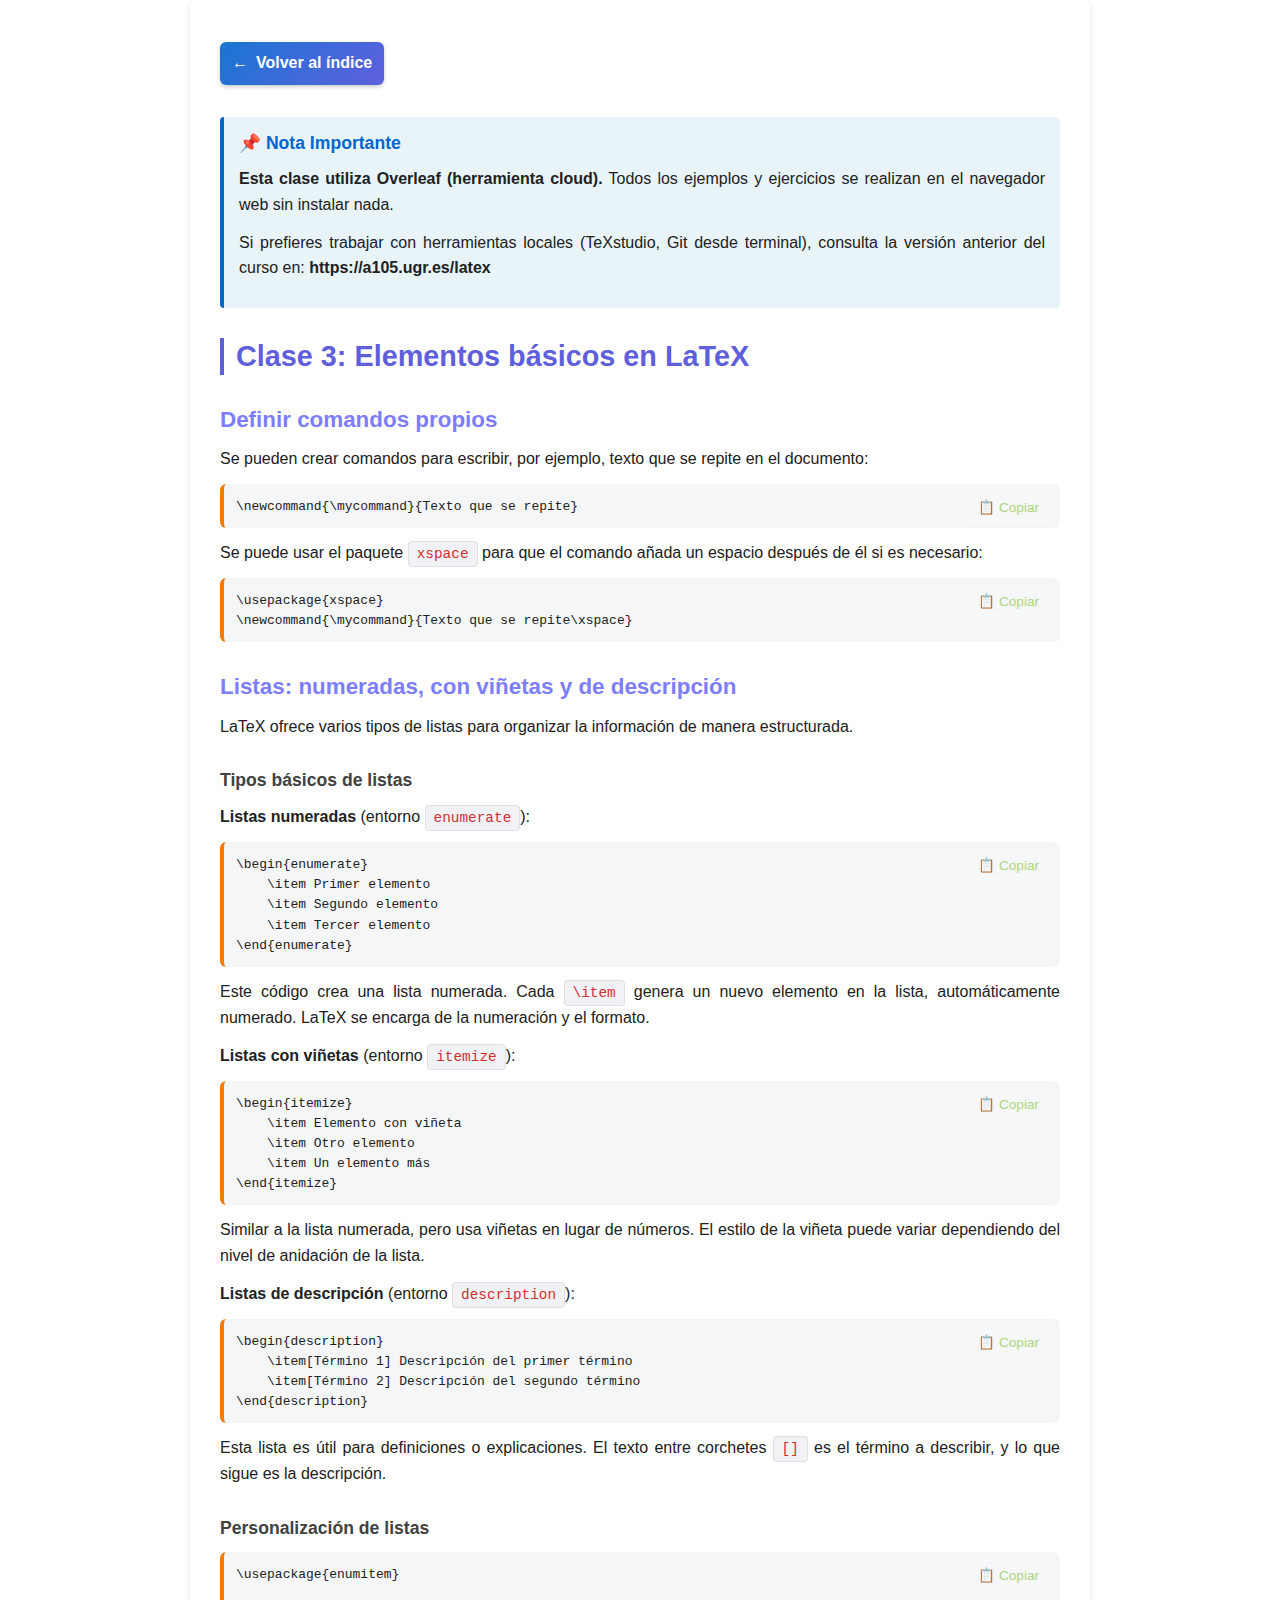
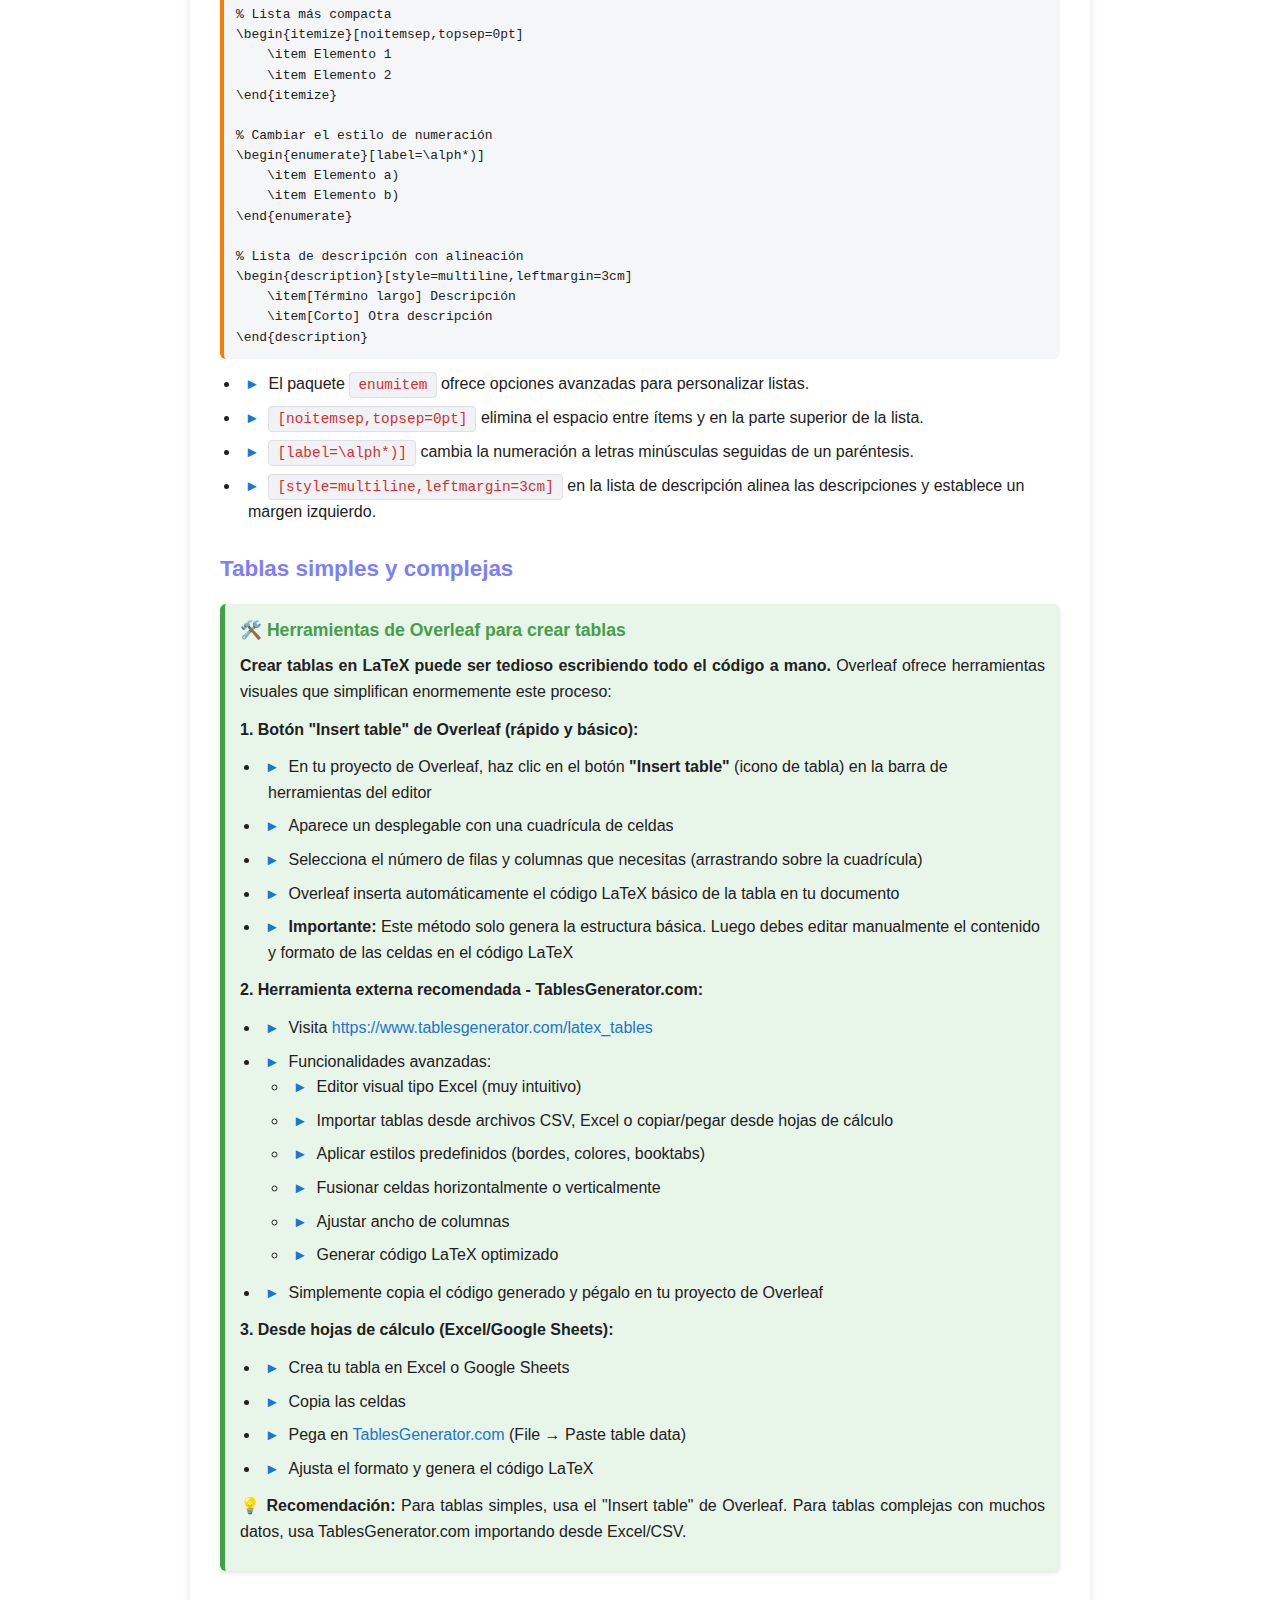
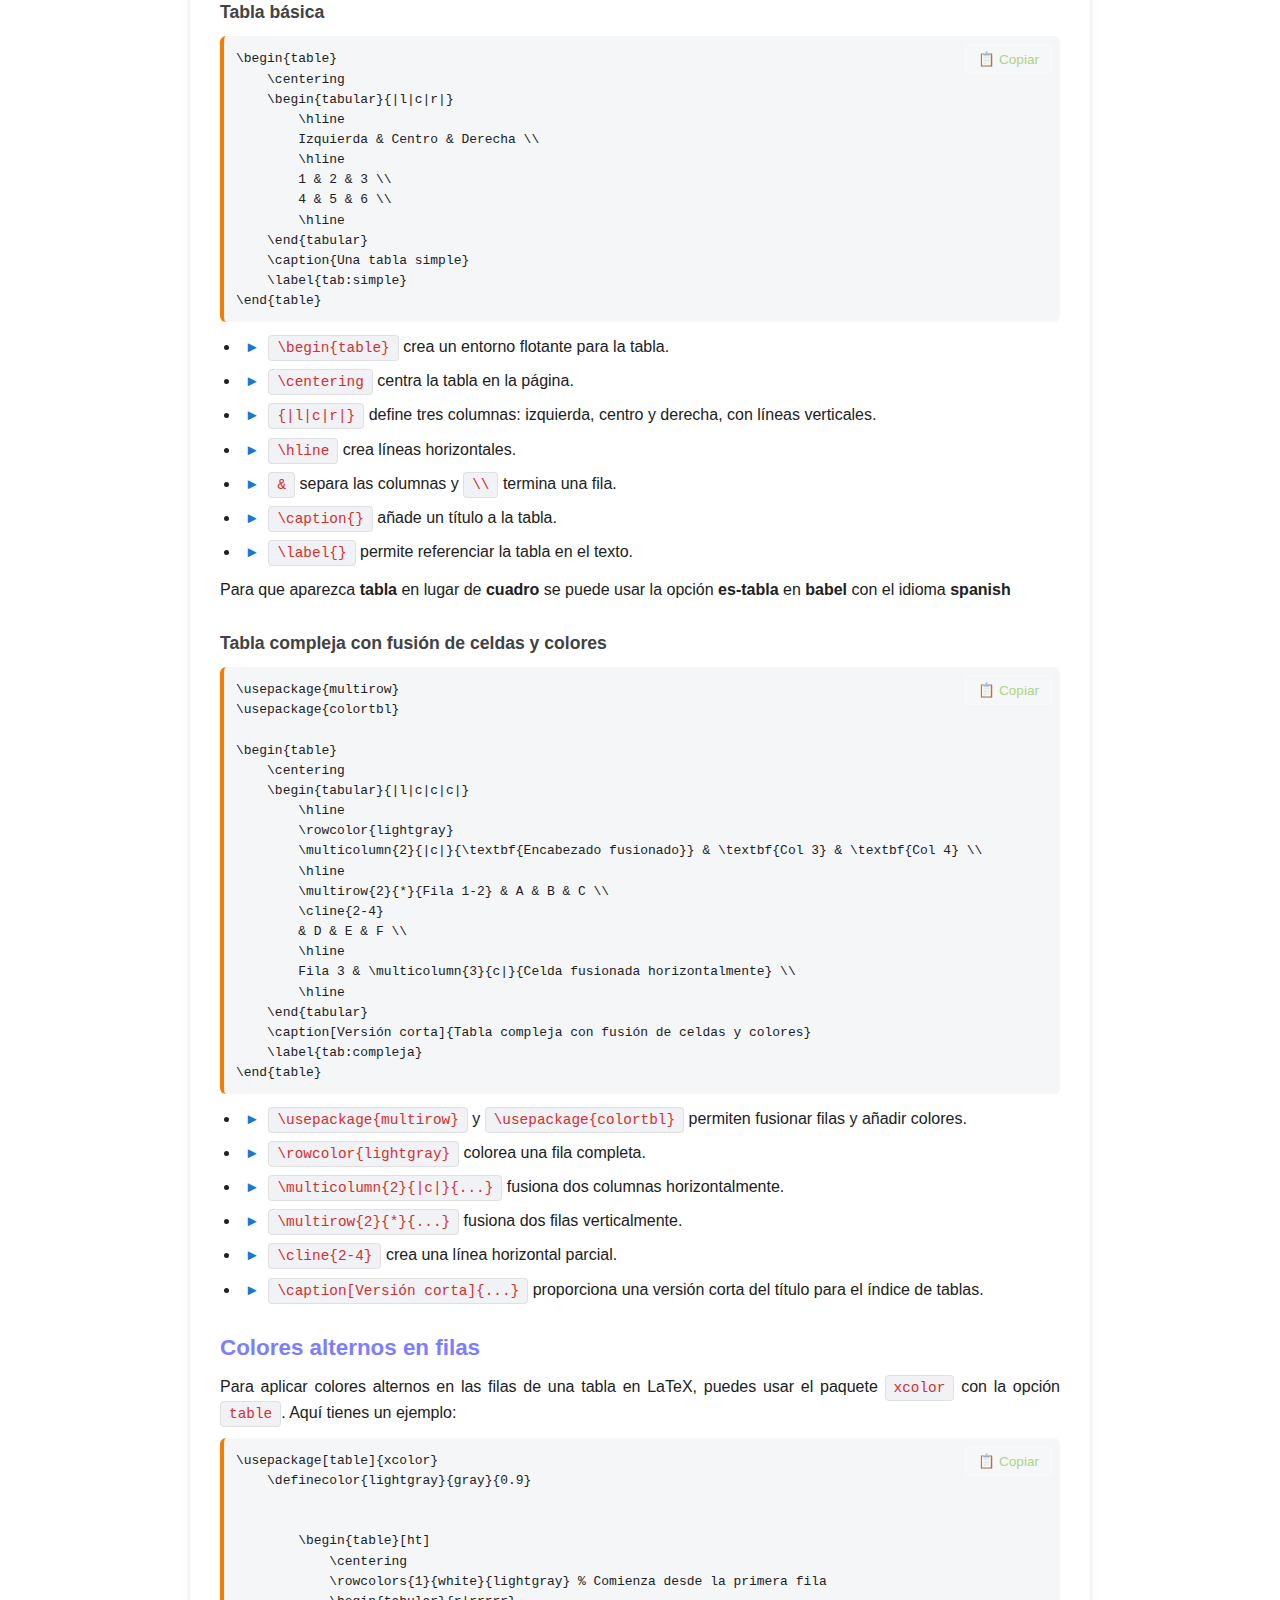
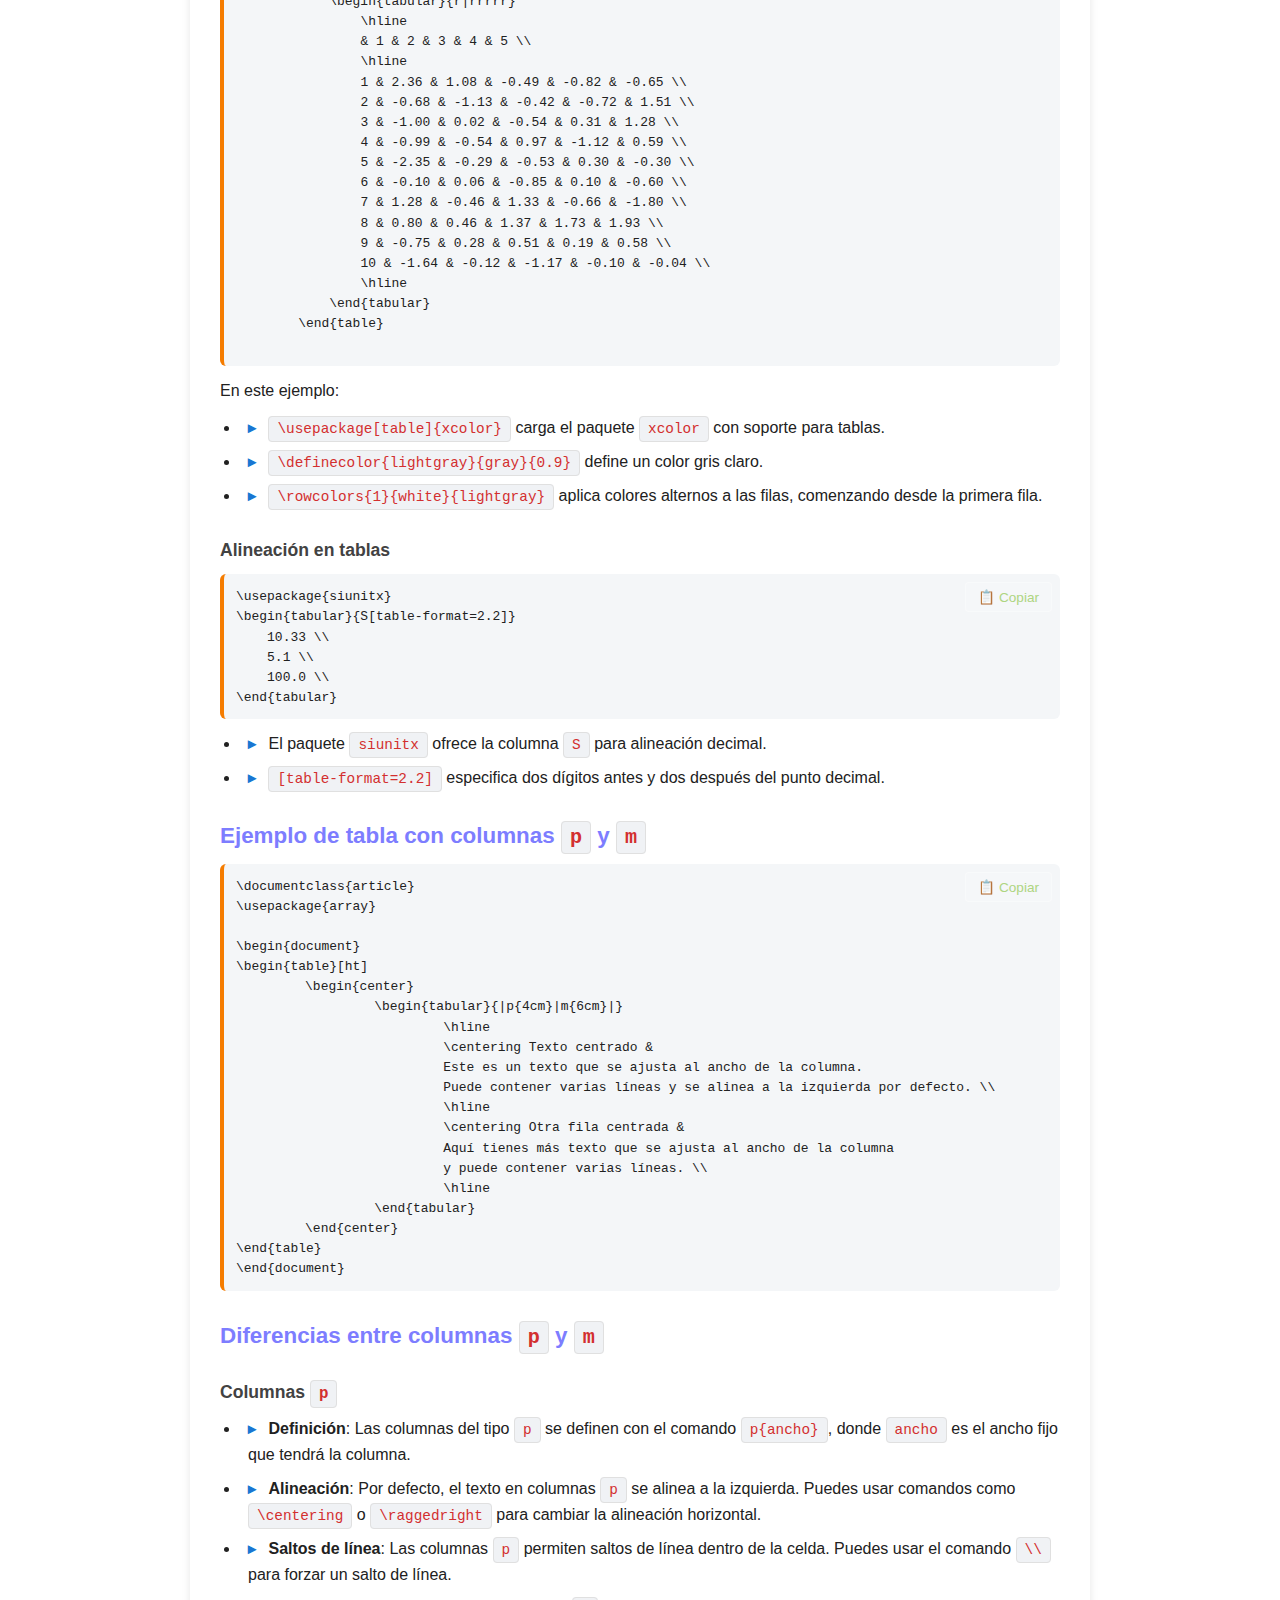
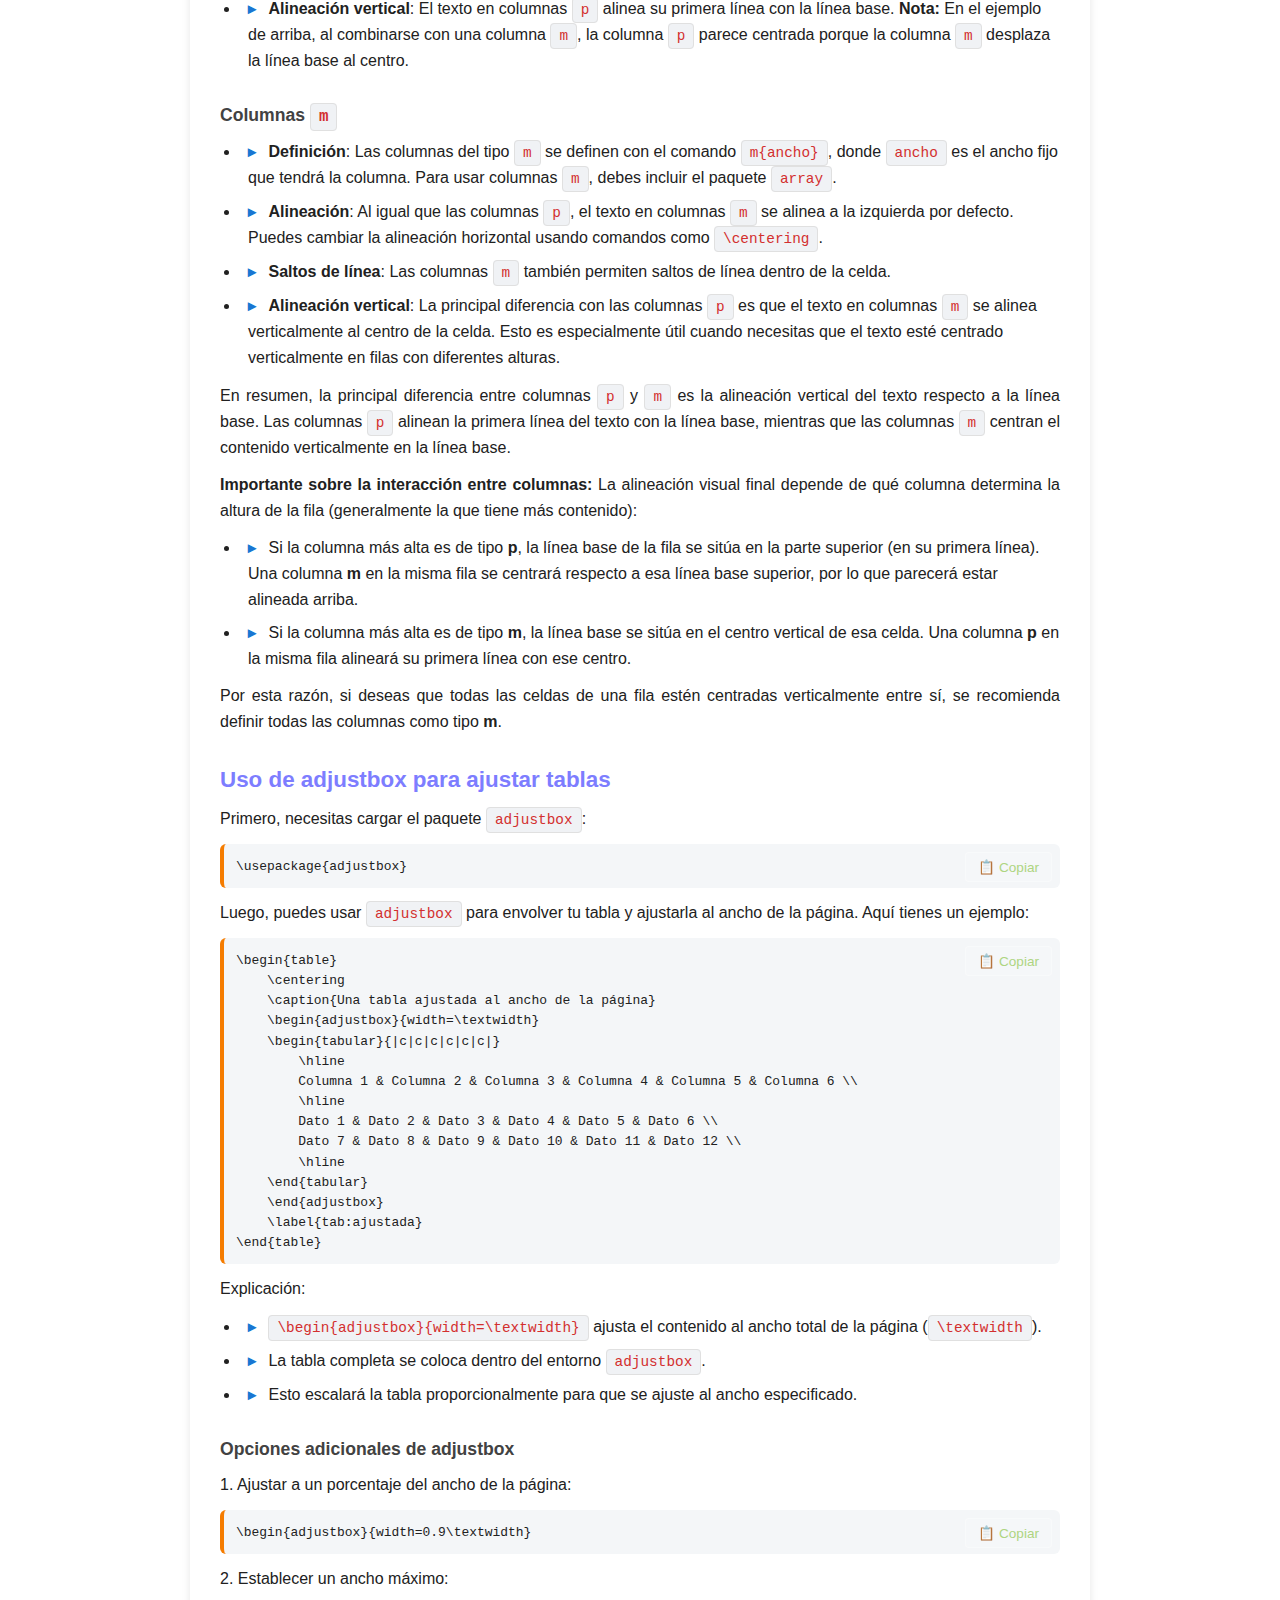
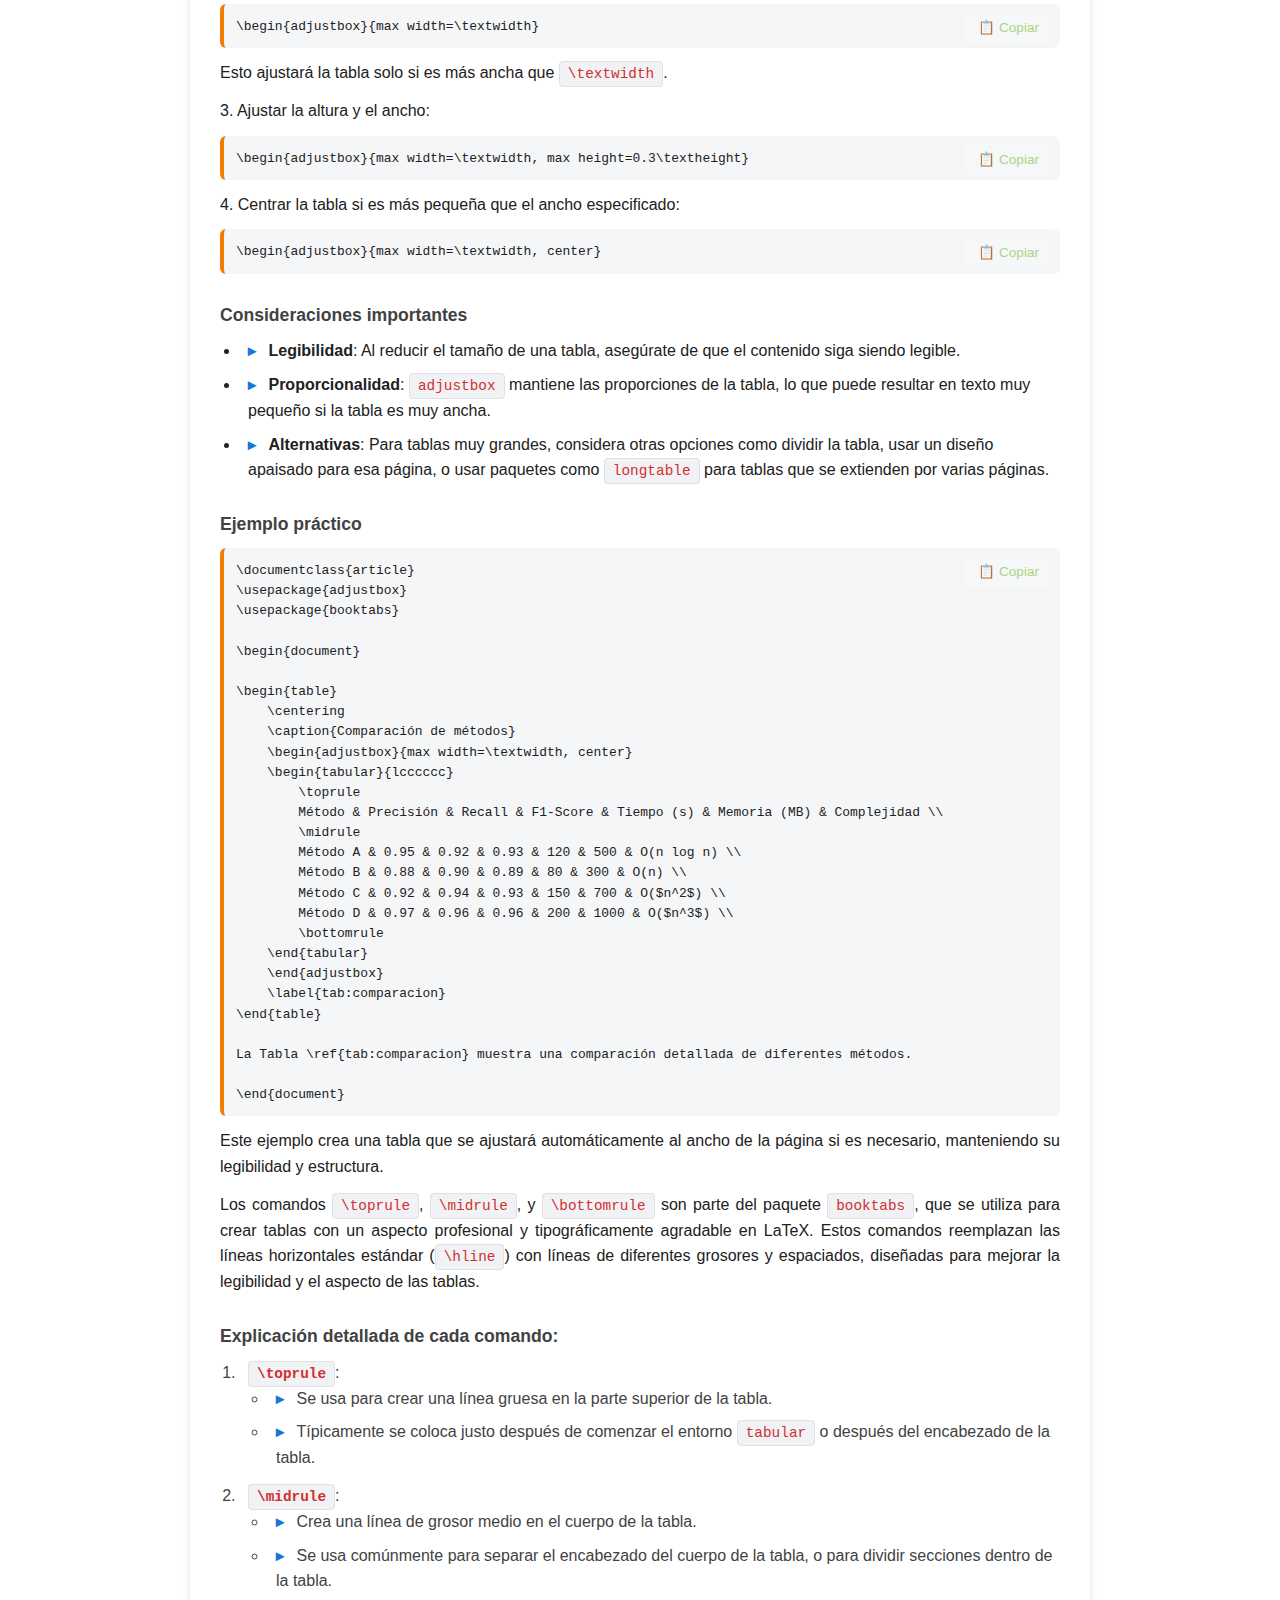
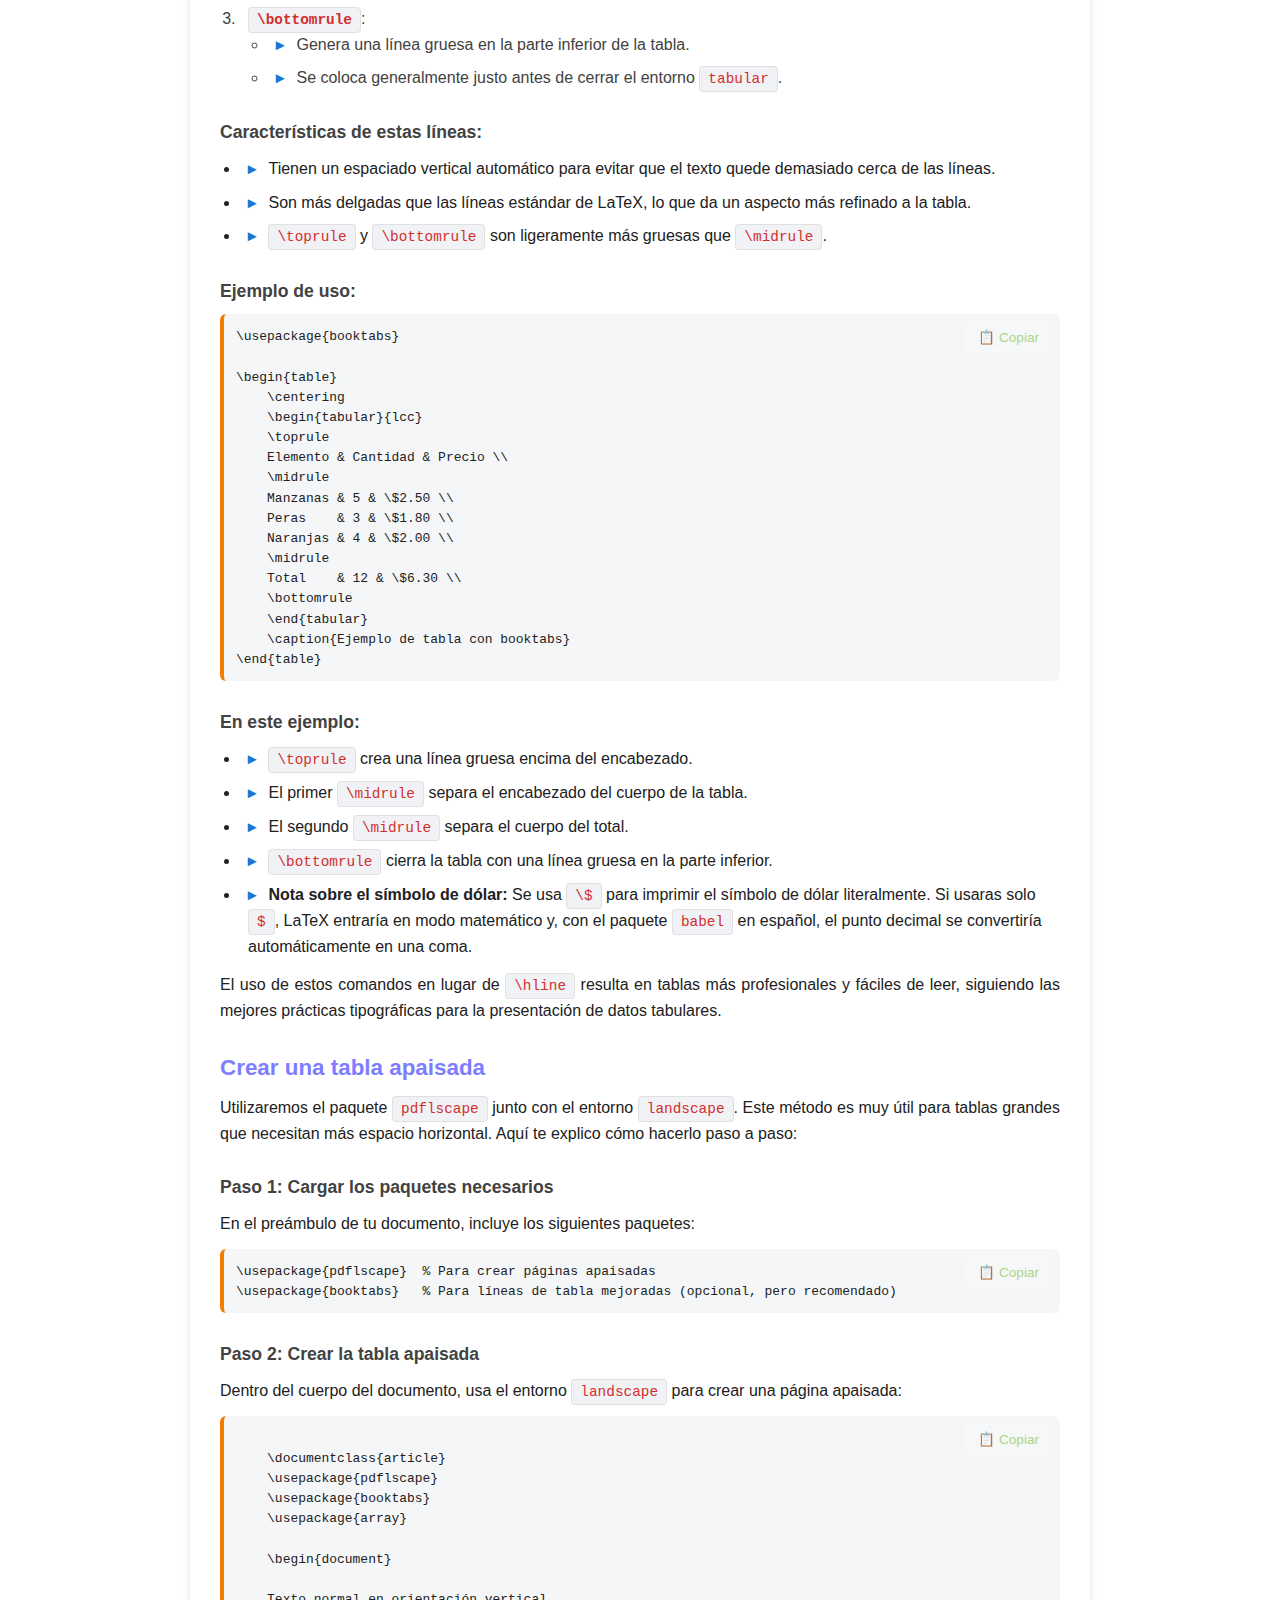
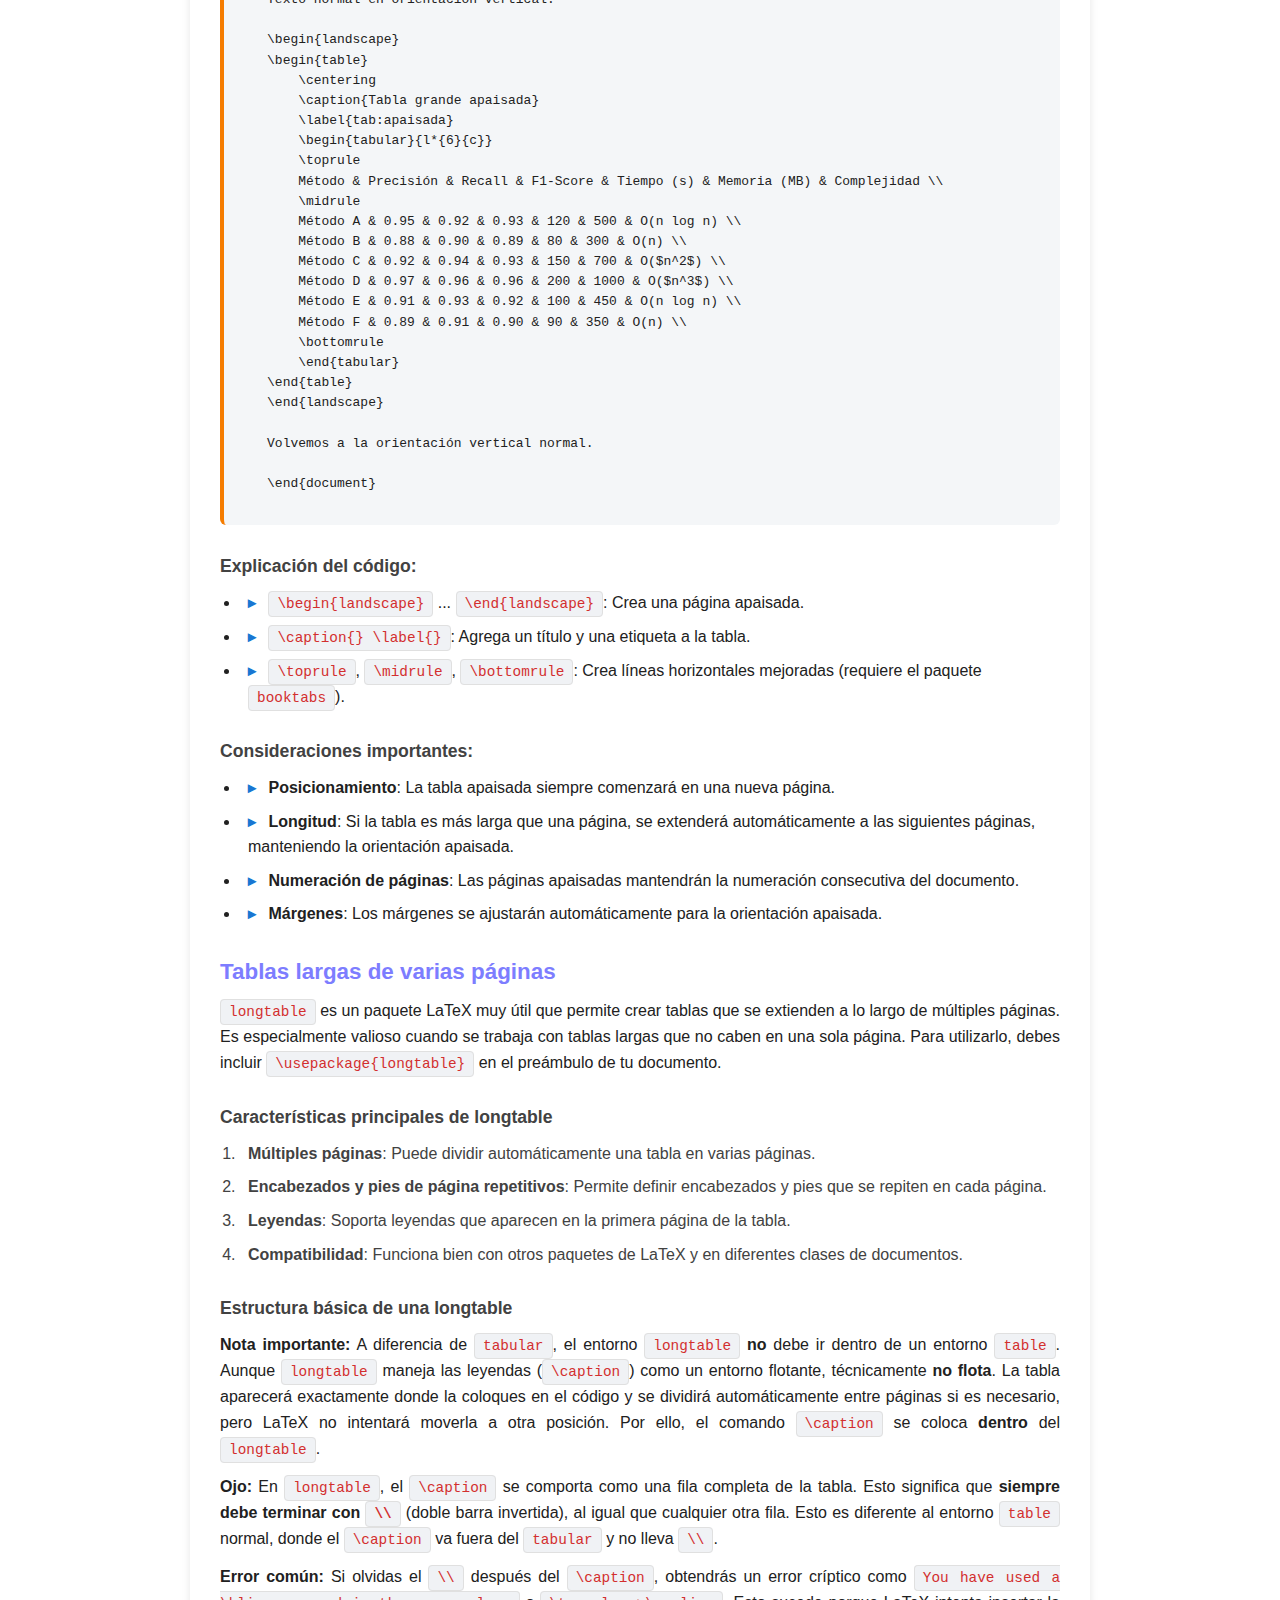
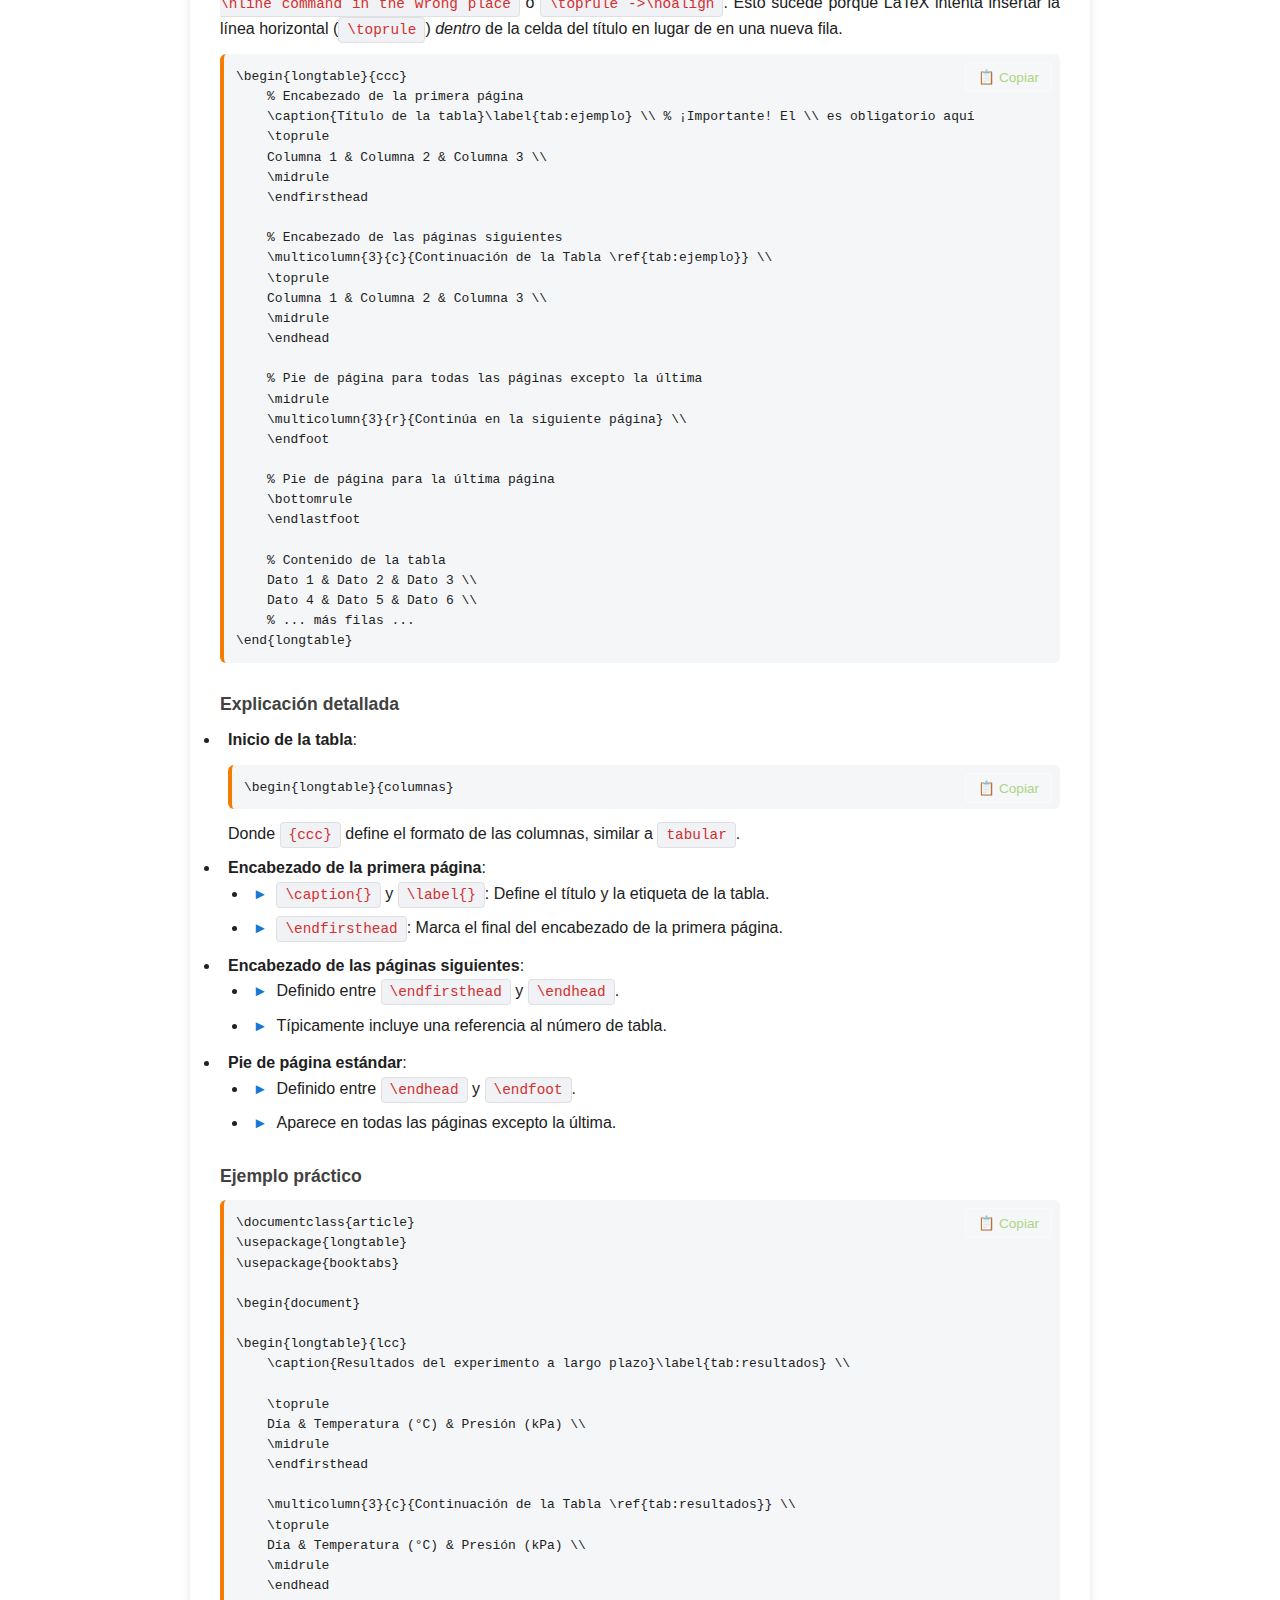
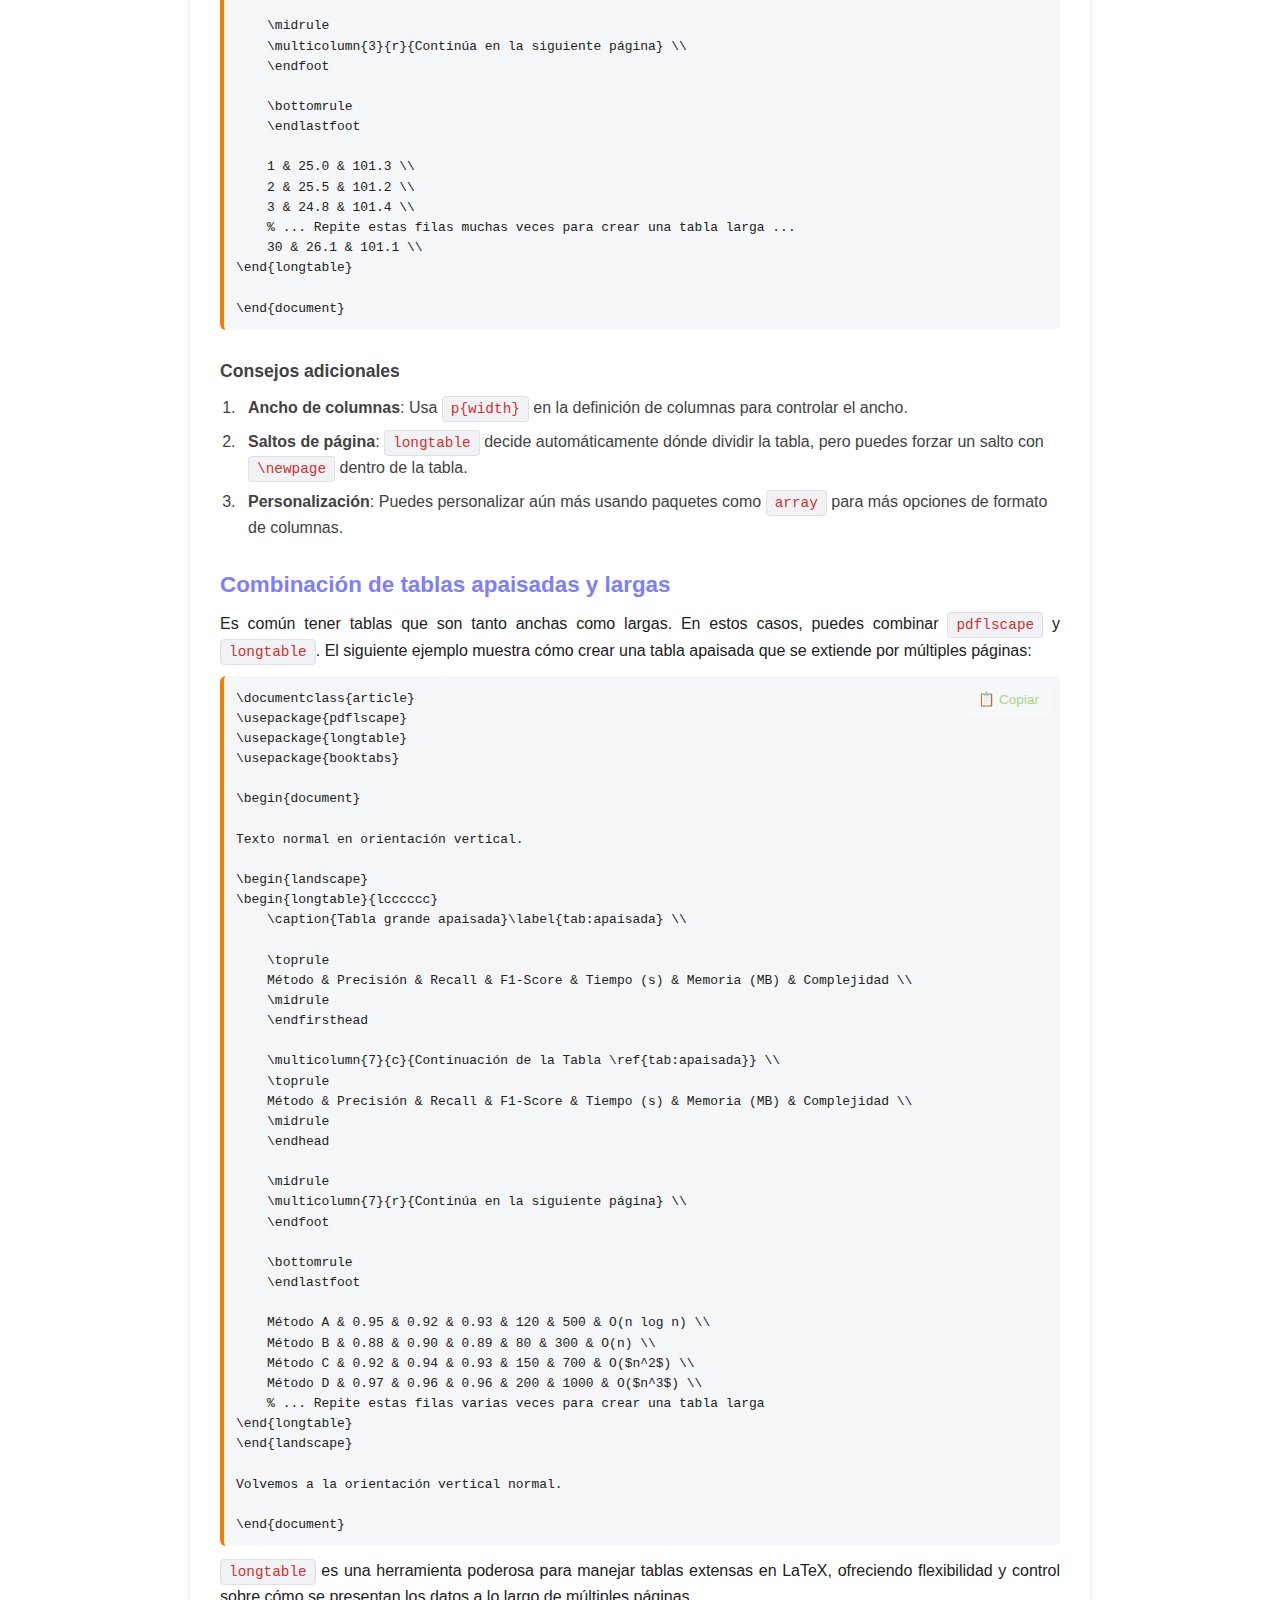
<file: clase3.html>
<!DOCTYPE html>
<html lang="es">

<head>
    <meta charset="UTF-8">
    <meta name="viewport" content="width=device-width, initial-scale=1.0">
    <meta http-equiv="Cache-Control" content="no-cache, no-store, must-revalidate">
    <meta http-equiv="Pragma" content="no-cache">
    <meta http-equiv="Expires" content="0">
    <title>LaTeX en Overleaf</title>
    <link rel="icon" type="image/svg+xml" href="favicon.svg">
    <link rel="stylesheet" href="style.css">
</head>

<body class="container">
    <p><a href="index.html" class="back-to-index">Volver al índice</a></p>
    
    <div style="background-color: #e8f4f8; border-left: 4px solid #0066cc; padding: 15px; margin: 20px 0; border-radius: 4px;">
        <h4 style="margin-top: 0; color: #0066cc;">📌 Nota Importante</h4>
        <p><strong>Esta clase utiliza Overleaf (herramienta cloud).</strong> Todos los ejemplos y ejercicios se realizan en el navegador web sin instalar nada.</p>
        <p>Si prefieres trabajar con herramientas locales (TeXstudio, Git desde terminal), consulta la versión anterior del curso en: <a href="https://a105.ugr.es/latex" target="_blank" rel="noopener"><strong>https://a105.ugr.es/latex</strong></a></p>
    </div>
    
    <h2>Clase 3: Elementos básicos en LaTeX</h2>

<h3>Definir comandos propios</h3>
<p>Se pueden crear comandos para escribir, por ejemplo, texto que se repite en el documento:</p>
<pre><code>\newcommand{\mycommand}{Texto que se repite}</code></pre>
<p>Se puede usar el paquete <code>xspace</code> para que el comando añada un espacio después de él si es necesario:</p>
<pre><code>\usepackage{xspace}
\newcommand{\mycommand}{Texto que se repite\xspace}</code></pre>

    <h3>Listas: numeradas, con viñetas y de descripción</h3>
    <p>LaTeX ofrece varios tipos de listas para organizar la información de manera estructurada.</p>

    <h4>Tipos básicos de listas</h4>
    <p><strong>Listas numeradas</strong> (entorno <code>enumerate</code>):</p>
    <pre><code>\begin{enumerate}
    \item Primer elemento
    \item Segundo elemento
    \item Tercer elemento
\end{enumerate}
</code></pre>

    <p>Este código crea una lista numerada. Cada <code>\item</code> genera un nuevo elemento en la lista, automáticamente numerado. LaTeX se encarga de la numeración y el formato.</p>

    <p><strong>Listas con viñetas</strong> (entorno <code>itemize</code>):</p>
    <pre><code>\begin{itemize}
    \item Elemento con viñeta
    \item Otro elemento
    \item Un elemento más
\end{itemize}
</code></pre>

    <p>Similar a la lista numerada, pero usa viñetas en lugar de números. El estilo de la viñeta puede variar dependiendo del nivel de anidación de la lista.</p>

    <p><strong>Listas de descripción</strong> (entorno <code>description</code>):</p>
    <pre><code>\begin{description}
    \item[Término 1] Descripción del primer término
    \item[Término 2] Descripción del segundo término
\end{description}
</code></pre>

    <p>Esta lista es útil para definiciones o explicaciones. El texto entre corchetes <code>[]</code> es el término a describir, y lo que sigue es la descripción.</p>

    <h4>Personalización de listas</h4>
    <pre><code>\usepackage{enumitem}

% Lista más compacta
\begin{itemize}[noitemsep,topsep=0pt]
    \item Elemento 1
    \item Elemento 2
\end{itemize}

% Cambiar el estilo de numeración
\begin{enumerate}[label=\alph*)]
    \item Elemento a)
    \item Elemento b)
\end{enumerate}

% Lista de descripción con alineación
\begin{description}[style=multiline,leftmargin=3cm]
    \item[Término largo] Descripción
    \item[Corto] Otra descripción
\end{description}
</code></pre>

 <p>    <ul>
        <li>El paquete <code>enumitem</code> ofrece opciones avanzadas para personalizar listas.</li>
        <li><code>[noitemsep,topsep=0pt]</code> elimina el espacio entre ítems y en la parte superior de la lista.</li>
        <li><code>[label=\alph*)]</code> cambia la numeración a letras minúsculas seguidas de un paréntesis.</li>
        <li><code>[style=multiline,leftmargin=3cm]</code> en la lista de descripción alinea las descripciones y establece un margen izquierdo.</li>
    </ul>
</p>

    <h3>Tablas simples y complejas</h3>

    <div style="background-color: #e8f5e9; border-left: 4px solid #43a047; padding: 15px; margin: 20px 0; border-radius: 4px;">
        <h4 style="margin-top: 0; color: #43a047;">🛠️ Herramientas de Overleaf para crear tablas</h4>
        <p><strong>Crear tablas en LaTeX puede ser tedioso escribiendo todo el código a mano.</strong> Overleaf ofrece herramientas visuales que simplifican enormemente este proceso:</p>
        
        <p><strong>1. Botón "Insert table" de Overleaf (rápido y básico):</strong></p>
        <ul>
            <li>En tu proyecto de Overleaf, haz clic en el botón <strong>"Insert table"</strong> (icono de tabla) en la barra de herramientas del editor</li>
            <li>Aparece un desplegable con una cuadrícula de celdas</li>
            <li>Selecciona el número de filas y columnas que necesitas (arrastrando sobre la cuadrícula)</li>
            <li>Overleaf inserta automáticamente el código LaTeX básico de la tabla en tu documento</li>
            <li><strong>Importante:</strong> Este método solo genera la estructura básica. Luego debes editar manualmente el contenido y formato de las celdas en el código LaTeX</li>
        </ul>
        
        <p><strong>2. Herramienta externa recomendada - TablesGenerator.com:</strong></p>
        <ul>
            <li>Visita <a href="https://www.tablesgenerator.com/latex_tables" target="_blank" rel="noopener">https://www.tablesgenerator.com/latex_tables</a></li>
            <li>Funcionalidades avanzadas:
                <ul>
                    <li>Editor visual tipo Excel (muy intuitivo)</li>
                    <li>Importar tablas desde archivos CSV, Excel o copiar/pegar desde hojas de cálculo</li>
                    <li>Aplicar estilos predefinidos (bordes, colores, booktabs)</li>
                    <li>Fusionar celdas horizontalmente o verticalmente</li>
                    <li>Ajustar ancho de columnas</li>
                    <li>Generar código LaTeX optimizado</li>
                </ul>
            </li>
            <li>Simplemente copia el código generado y pégalo en tu proyecto de Overleaf</li>
        </ul>
        
        <p><strong>3. Desde hojas de cálculo (Excel/Google Sheets):</strong></p>
        <ul>
            <li>Crea tu tabla en Excel o Google Sheets</li>
            <li>Copia las celdas</li>
            <li>Pega en <a href="https://www.tablesgenerator.com/latex_tables" target="_blank">TablesGenerator.com</a> (File → Paste table data)</li>
            <li>Ajusta el formato y genera el código LaTeX</li>
        </ul>
        
        <p><strong>💡 Recomendación:</strong> Para tablas simples, usa el "Insert table" de Overleaf. Para tablas complejas con muchos datos, usa TablesGenerator.com importando desde Excel/CSV.</p>
    </div>

    <h4>Tabla básica</h4>
    <pre><code>\begin{table}
    \centering
    \begin{tabular}{|l|c|r|}
        \hline
        Izquierda & Centro & Derecha \\
        \hline
        1 & 2 & 3 \\
        4 & 5 & 6 \\
        \hline
    \end{tabular}
    \caption{Una tabla simple}
    \label{tab:simple}
\end{table}
</code></pre>


<p>
<ul>
    <li><code>\begin{table}</code> crea un entorno flotante para la tabla.</li>
    <li><code>\centering</code> centra la tabla en la página.</li>
    <li><code>{|l|c|r|}</code> define tres columnas: izquierda, centro y derecha, con líneas verticales.</li>
    <li><code>\hline</code> crea líneas horizontales.</li>
    <li><code>&</code> separa las columnas y <code>\\</code> termina una fila.</li>
    <li><code>\caption{}</code> añade un título a la tabla.</li>
    <li><code>\label{}</code> permite referenciar la tabla en el texto.</li>
</ul>
</p>

<p>Para que aparezca <strong>tabla</strong> en lugar de <strong>cuadro</strong> se puede usar la opción <strong>es-tabla</strong> en <strong>babel</strong> con el idioma <strong>spanish</strong></p>


<h4>Tabla compleja con fusión de celdas y colores</h4>
<pre><code>\usepackage{multirow}
\usepackage{colortbl}

\begin{table}
    \centering
    \begin{tabular}{|l|c|c|c|}
        \hline
        \rowcolor{lightgray}
        \multicolumn{2}{|c|}{\textbf{Encabezado fusionado}} & \textbf{Col 3} & \textbf{Col 4} \\
        \hline
        \multirow{2}{*}{Fila 1-2} & A & B & C \\
        \cline{2-4}
        & D & E & F \\
        \hline
        Fila 3 & \multicolumn{3}{c|}{Celda fusionada horizontalmente} \\
        \hline
    \end{tabular}
    \caption[Versión corta]{Tabla compleja con fusión de celdas y colores}
    \label{tab:compleja}
\end{table}
</code></pre>

    <p>
    <ul>
        <li><code>\usepackage{multirow}</code> y <code>\usepackage{colortbl}</code> permiten fusionar filas y añadir colores.</li>
        <li><code>\rowcolor{lightgray}</code> colorea una fila completa.</li>
        <li><code>\multicolumn{2}{|c|}{...}</code> fusiona dos columnas horizontalmente.</li>
        <li><code>\multirow{2}{*}{...}</code> fusiona dos filas verticalmente.</li>
        <li><code>\cline{2-4}</code> crea una línea horizontal parcial.</li>
        <li><code>\caption[Versión corta]{...}</code> proporciona una versión corta del título para el índice de tablas.</li>
    </ul>
    </p>


    <h3>Colores alternos en filas</h3>
    <p>Para aplicar colores alternos en las filas de una tabla en LaTeX, puedes usar el paquete <code>xcolor</code> con la opción <code>table</code>. Aquí tienes un ejemplo:</p>

    <pre><code>\usepackage[table]{xcolor}
    \definecolor{lightgray}{gray}{0.9}

  
        \begin{table}[ht]
            \centering
            \rowcolors{1}{white}{lightgray} % Comienza desde la primera fila
            \begin{tabular}{r|rrrrr}
                \hline
                & 1 & 2 & 3 & 4 & 5 \\
                \hline
                1 & 2.36 & 1.08 & -0.49 & -0.82 & -0.65 \\
                2 & -0.68 & -1.13 & -0.42 & -0.72 & 1.51 \\
                3 & -1.00 & 0.02 & -0.54 & 0.31 & 1.28 \\
                4 & -0.99 & -0.54 & 0.97 & -1.12 & 0.59 \\
                5 & -2.35 & -0.29 & -0.53 & 0.30 & -0.30 \\
                6 & -0.10 & 0.06 & -0.85 & 0.10 & -0.60 \\
                7 & 1.28 & -0.46 & 1.33 & -0.66 & -1.80 \\
                8 & 0.80 & 0.46 & 1.37 & 1.73 & 1.93 \\
                9 & -0.75 & 0.28 & 0.51 & 0.19 & 0.58 \\
                10 & -1.64 & -0.12 & -1.17 & -0.10 & -0.04 \\
                \hline
            \end{tabular}
        \end{table}
    </code></pre>

    <p>En este ejemplo:</p>
    <ul>
        <li><code>\usepackage[table]{xcolor}</code> carga el paquete <code>xcolor</code> con soporte para tablas.</li>
        <li><code>\definecolor{lightgray}{gray}{0.9}</code> define un color gris claro.</li>
        <li><code>\rowcolors{1}{white}{lightgray}</code> aplica colores alternos a las filas, comenzando desde la primera fila.</li>
    </ul>

    <h4>Alineación en tablas</h4>
    <pre><code>\usepackage{siunitx}
\begin{tabular}{S[table-format=2.2]}
    10.33 \\
    5.1 \\
    100.0 \\
\end{tabular}
</code></pre>

 <p>
    <ul>
        <li>El paquete <code>siunitx</code> ofrece la columna <code>S</code> para alineación decimal.</li>
        <li><code>[table-format=2.2]</code> especifica dos dígitos antes y dos después del punto decimal.</li>
    </ul>
 </p>



<h3>Ejemplo de tabla con columnas <code>p</code> y <code>m</code></h3>

<pre><code>\documentclass{article}
\usepackage{array}

\begin{document}
\begin{table}[ht]
	\begin{center}
		\begin{tabular}{|p{4cm}|m{6cm}|}
			\hline
			\centering Texto centrado & 
			Este es un texto que se ajusta al ancho de la columna.
			Puede contener varias líneas y se alinea a la izquierda por defecto. \\
			\hline
			\centering Otra fila centrada &
			Aquí tienes más texto que se ajusta al ancho de la columna 
			y puede contener varias líneas. \\
			\hline
		\end{tabular}
	\end{center}
\end{table}
\end{document}
</code></pre>

<h3>Diferencias entre columnas <code>p</code> y <code>m</code></h3>

<h4>Columnas <code>p</code></h4>

<ul>
    <li><strong>Definición</strong>: Las columnas del tipo <code>p</code> se definen con el comando <code>p{ancho}</code>, donde <code>ancho</code> es el ancho fijo que tendrá la columna.</li>
    <li><strong>Alineación</strong>: Por defecto, el texto en columnas <code>p</code> se alinea a la izquierda. Puedes usar comandos como <code>\centering</code> o <code>\raggedright</code> para cambiar la alineación horizontal.</li>
    <li><strong>Saltos de línea</strong>: Las columnas <code>p</code> permiten saltos de línea dentro de la celda. Puedes usar el comando <code>\\</code> para forzar un salto de línea.</li>
    <li><strong>Alineación vertical</strong>: El texto en columnas <code>p</code> alinea su primera línea con la línea base. <strong>Nota:</strong> En el ejemplo de arriba, al combinarse con una columna <code>m</code>, la columna <code>p</code> parece centrada porque la columna <code>m</code> desplaza la línea base al centro.</li>
</ul>

<h4>Columnas <code>m</code></h4>

<ul>
    <li><strong>Definición</strong>: Las columnas del tipo <code>m</code> se definen con el comando <code>m{ancho}</code>, donde <code>ancho</code> es el ancho fijo que tendrá la columna. Para usar columnas <code>m</code>, debes incluir el paquete <code>array</code>.</li>
    <li><strong>Alineación</strong>: Al igual que las columnas <code>p</code>, el texto en columnas <code>m</code> se alinea a la izquierda por defecto. Puedes cambiar la alineación horizontal usando comandos como <code>\centering</code>.</li>
    <li><strong>Saltos de línea</strong>: Las columnas <code>m</code> también permiten saltos de línea dentro de la celda.</li>
    <li><strong>Alineación vertical</strong>: La principal diferencia con las columnas <code>p</code> es que el texto en columnas <code>m</code> se alinea verticalmente al centro de la celda. Esto es especialmente útil cuando necesitas que el texto esté centrado verticalmente en filas con diferentes alturas.</li>
</ul>

<p>En resumen, la principal diferencia entre columnas <code>p</code> y <code>m</code> es la alineación vertical del texto respecto a la línea base. Las columnas <code>p</code> alinean la primera línea del texto con la línea base, mientras que las columnas <code>m</code> centran el contenido verticalmente en la línea base.</p>

<p><strong>Importante sobre la interacción entre columnas:</strong> La alineación visual final depende de qué columna determina la altura de la fila (generalmente la que tiene más contenido):</p>
<ul>
    <li>Si la columna más alta es de tipo <strong>p</strong>, la línea base de la fila se sitúa en la parte superior (en su primera línea). Una columna <strong>m</strong> en la misma fila se centrará respecto a esa línea base superior, por lo que parecerá estar alineada arriba.</li>
    <li>Si la columna más alta es de tipo <strong>m</strong>, la línea base se sitúa en el centro vertical de esa celda. Una columna <strong>p</strong> en la misma fila alineará su primera línea con ese centro.</li>
</ul>
<p>Por esta razón, si deseas que todas las celdas de una fila estén centradas verticalmente entre sí, se recomienda definir todas las columnas como tipo <strong>m</strong>.</p>



<h3>Uso de adjustbox para ajustar tablas</h3>

<p>Primero, necesitas cargar el paquete <code>adjustbox</code>:</p>

<pre><code>\usepackage{adjustbox}
</code></pre>

<p>Luego, puedes usar <code>adjustbox</code> para envolver tu tabla y ajustarla al ancho de la página. Aquí tienes un ejemplo:</p>

<pre><code>\begin{table}
    \centering
    \caption{Una tabla ajustada al ancho de la página}
    \begin{adjustbox}{width=\textwidth}
    \begin{tabular}{|c|c|c|c|c|c|}
        \hline
        Columna 1 & Columna 2 & Columna 3 & Columna 4 & Columna 5 & Columna 6 \\
        \hline
        Dato 1 & Dato 2 & Dato 3 & Dato 4 & Dato 5 & Dato 6 \\
        Dato 7 & Dato 8 & Dato 9 & Dato 10 & Dato 11 & Dato 12 \\
        \hline
    \end{tabular}
    \end{adjustbox}
    \label{tab:ajustada}
\end{table}
</code></pre>

<p>Explicación:</p>
<ul>
    <li><code>\begin{adjustbox}{width=\textwidth}</code> ajusta el contenido al ancho total de la página (<code>\textwidth</code>).</li>
    <li>La tabla completa se coloca dentro del entorno <code>adjustbox</code>.</li>
    <li>Esto escalará la tabla proporcionalmente para que se ajuste al ancho especificado.</li>
</ul>

<h4>Opciones adicionales de adjustbox</h4>

<p>1. Ajustar a un porcentaje del ancho de la página:</p>
<pre><code>\begin{adjustbox}{width=0.9\textwidth}
</code></pre>

<p>2. Establecer un ancho máximo:</p>
<pre><code>\begin{adjustbox}{max width=\textwidth}
</code></pre>
<p>Esto ajustará la tabla solo si es más ancha que <code>\textwidth</code>.</p>

<p>3. Ajustar la altura y el ancho:</p>
<pre><code>\begin{adjustbox}{max width=\textwidth, max height=0.3\textheight}
</code></pre>

<p>4. Centrar la tabla si es más pequeña que el ancho especificado:</p>
<pre><code>\begin{adjustbox}{max width=\textwidth, center}
</code></pre>

<h4>Consideraciones importantes</h4>

<ul>
    <li><strong>Legibilidad</strong>: Al reducir el tamaño de una tabla, asegúrate de que el contenido siga siendo legible.</li>
    <li><strong>Proporcionalidad</strong>: <code>adjustbox</code> mantiene las proporciones de la tabla, lo que puede resultar en texto muy pequeño si la tabla es muy ancha.</li>
    <li><strong>Alternativas</strong>: Para tablas muy grandes, considera otras opciones como dividir la tabla, usar un diseño apaisado para esa página, o usar paquetes como <code>longtable</code> para tablas que se extienden por varias páginas.</li>
</ul>

<h4>Ejemplo práctico</h4>

<pre><code>\documentclass{article}
\usepackage{adjustbox}
\usepackage{booktabs}

\begin{document}

\begin{table}
    \centering
    \caption{Comparación de métodos}
    \begin{adjustbox}{max width=\textwidth, center}
    \begin{tabular}{lcccccc}
        \toprule
        Método & Precisión & Recall & F1-Score & Tiempo (s) & Memoria (MB) & Complejidad \\
        \midrule
        Método A & 0.95 & 0.92 & 0.93 & 120 & 500 & O(n log n) \\
        Método B & 0.88 & 0.90 & 0.89 & 80 & 300 & O(n) \\
        Método C & 0.92 & 0.94 & 0.93 & 150 & 700 & O($n^2$) \\
        Método D & 0.97 & 0.96 & 0.96 & 200 & 1000 & O($n^3$) \\
        \bottomrule
    \end{tabular}
    \end{adjustbox}
    \label{tab:comparacion}
\end{table}

La Tabla \ref{tab:comparacion} muestra una comparación detallada de diferentes métodos.

\end{document}
</code></pre>

<p>Este ejemplo crea una tabla que se ajustará automáticamente al ancho de la página si es necesario, manteniendo su legibilidad y estructura.</p>

<div class="explanation"></div>
    <p>Los comandos <code>\toprule</code>, <code>\midrule</code>, y <code>\bottomrule</code> son parte del paquete <code>booktabs</code>, que se utiliza para crear tablas con un aspecto profesional y tipográficamente agradable en LaTeX. Estos comandos reemplazan las líneas horizontales estándar (<code>\hline</code>) con líneas de diferentes grosores y espaciados, diseñadas para mejorar la legibilidad y el aspecto de las tablas.</p>

    <h4>Explicación detallada de cada comando:</h4>
    <ol>
        <li><strong><code>\toprule</code></strong>:
            <ul>
                <li>Se usa para crear una línea gruesa en la parte superior de la tabla.</li>
                <li>Típicamente se coloca justo después de comenzar el entorno <code>tabular</code> o después del encabezado de la tabla.</li>
            </ul>
        </li>
        <li><strong><code>\midrule</code></strong>:
            <ul>
                <li>Crea una línea de grosor medio en el cuerpo de la tabla.</li>
                <li>Se usa comúnmente para separar el encabezado del cuerpo de la tabla, o para dividir secciones dentro de la tabla.</li>
            </ul>
        </li>
        <li><strong><code>\bottomrule</code></strong>:
            <ul>
                <li>Genera una línea gruesa en la parte inferior de la tabla.</li>
                <li>Se coloca generalmente justo antes de cerrar el entorno <code>tabular</code>.</li>
            </ul>
        </li>
    </ol>

    <h4>Características de estas líneas:</h4>
    <ul>
        <li>Tienen un espaciado vertical automático para evitar que el texto quede demasiado cerca de las líneas.</li>
        <li>Son más delgadas que las líneas estándar de LaTeX, lo que da un aspecto más refinado a la tabla.</li>
        <li><code>\toprule</code> y <code>\bottomrule</code> son ligeramente más gruesas que <code>\midrule</code>.</li>
    </ul>

    <h4>Ejemplo de uso:</h4>
    <pre><code>\usepackage{booktabs}

\begin{table}
    \centering
    \begin{tabular}{lcc}
    \toprule
    Elemento & Cantidad & Precio \\
    \midrule
    Manzanas & 5 & \$2.50 \\
    Peras    & 3 & \$1.80 \\
    Naranjas & 4 & \$2.00 \\
    \midrule
    Total    & 12 & \$6.30 \\
    \bottomrule
    \end{tabular}
    \caption{Ejemplo de tabla con booktabs}
\end{table}</code></pre>

    <h4>En este ejemplo:</h4>
    <ul>
        <li><code>\toprule</code> crea una línea gruesa encima del encabezado.</li>
        <li>El primer <code>\midrule</code> separa el encabezado del cuerpo de la tabla.</li>
        <li>El segundo <code>\midrule</code> separa el cuerpo del total.</li>
        <li><code>\bottomrule</code> cierra la tabla con una línea gruesa en la parte inferior.</li>
        <li><strong>Nota sobre el símbolo de dólar:</strong> Se usa <code>\$</code> para imprimir el símbolo de dólar literalmente. Si usaras solo <code>$</code>, LaTeX entraría en modo matemático y, con el paquete <code>babel</code> en español, el punto decimal se convertiría automáticamente en una coma.</li>
    </ul>

    <p>El uso de estos comandos en lugar de <code>\hline</code> resulta en tablas más profesionales y fáciles de leer, siguiendo las mejores prácticas tipográficas para la presentación de datos tabulares.</p>
</div>


<h3>Crear una tabla apaisada</h3>

<p>Utilizaremos el paquete <code>pdflscape</code> junto con el entorno <code>landscape</code>. Este método es muy útil para tablas grandes que necesitan más espacio horizontal. Aquí te explico cómo hacerlo paso a paso:</p>

<h4>Paso 1: Cargar los paquetes necesarios</h4>

<p>En el preámbulo de tu documento, incluye los siguientes paquetes:</p>

<pre><code>\usepackage{pdflscape}  % Para crear páginas apaisadas
\usepackage{booktabs}   % Para líneas de tabla mejoradas (opcional, pero recomendado)
</code></pre>

<h4>Paso 2: Crear la tabla apaisada</h4>

<p>Dentro del cuerpo del documento, usa el entorno <code>landscape</code> para crear una página apaisada:</p>

<pre><code>
    \documentclass{article}
    \usepackage{pdflscape}
    \usepackage{booktabs}
    \usepackage{array}
    
    \begin{document}
    
    Texto normal en orientación vertical.
    
    \begin{landscape}
    \begin{table}
        \centering
        \caption{Tabla grande apaisada}
        \label{tab:apaisada}
        \begin{tabular}{l*{6}{c}}
        \toprule
        Método & Precisión & Recall & F1-Score & Tiempo (s) & Memoria (MB) & Complejidad \\
        \midrule
        Método A & 0.95 & 0.92 & 0.93 & 120 & 500 & O(n log n) \\
        Método B & 0.88 & 0.90 & 0.89 & 80 & 300 & O(n) \\
        Método C & 0.92 & 0.94 & 0.93 & 150 & 700 & O($n^2$) \\
        Método D & 0.97 & 0.96 & 0.96 & 200 & 1000 & O($n^3$) \\
        Método E & 0.91 & 0.93 & 0.92 & 100 & 450 & O(n log n) \\
        Método F & 0.89 & 0.91 & 0.90 & 90 & 350 & O(n) \\
        \bottomrule
        \end{tabular}
    \end{table}
    \end{landscape}
    
    Volvemos a la orientación vertical normal.
    
    \end{document}
    
</code></pre>

<h4>Explicación del código:</h4>

<ul>
    <li><code>\begin{landscape}</code> ... <code>\end{landscape}</code>: Crea una página apaisada.</li>
    <li><code>\caption{} \label{}</code>: Agrega un título y una etiqueta a la tabla.</li>
    <li><code>\toprule</code>, <code>\midrule</code>, <code>\bottomrule</code>: Crea líneas horizontales mejoradas (requiere el paquete <code>booktabs</code>).</li>
</ul>

<h4>Consideraciones importantes:</h4>

<ul>
    <li><strong>Posicionamiento</strong>: La tabla apaisada siempre comenzará en una nueva página.</li>
    <li><strong>Longitud</strong>: Si la tabla es más larga que una página, se extenderá automáticamente a las siguientes páginas, manteniendo la orientación apaisada.</li>
    <li><strong>Numeración de páginas</strong>: Las páginas apaisadas mantendrán la numeración consecutiva del documento.</li>
    <li><strong>Márgenes</strong>: Los márgenes se ajustarán automáticamente para la orientación apaisada.</li>
</ul>

<h3>Tablas largas de varias páginas</h3>

<p><code>longtable</code> es un paquete LaTeX muy útil que permite crear tablas que se extienden a lo largo de múltiples páginas. Es especialmente valioso cuando se trabaja con tablas largas que no caben en una sola página. Para utilizarlo, debes incluir <code>\usepackage{longtable}</code> en el preámbulo de tu documento.</p>

<h4>Características principales de longtable</h4>
<ol>
    <li><strong>Múltiples páginas</strong>: Puede dividir automáticamente una tabla en varias páginas.</li>
    <li><strong>Encabezados y pies de página repetitivos</strong>: Permite definir encabezados y pies que se repiten en cada página.</li>
    <li><strong>Leyendas</strong>: Soporta leyendas que aparecen en la primera página de la tabla.</li>
    <li><strong>Compatibilidad</strong>: Funciona bien con otros paquetes de LaTeX y en diferentes clases de documentos.</li>
</ol>

<h4>Estructura básica de una longtable</h4>

<p><strong>Nota importante:</strong> A diferencia de <code>tabular</code>, el entorno <code>longtable</code> <strong>no</strong> debe ir dentro de un entorno <code>table</code>. Aunque <code>longtable</code> maneja las leyendas (<code>\caption</code>) como un entorno flotante, técnicamente <strong>no flota</strong>. La tabla aparecerá exactamente donde la coloques en el código y se dividirá automáticamente entre páginas si es necesario, pero LaTeX no intentará moverla a otra posición. Por ello, el comando <code>\caption</code> se coloca <strong>dentro</strong> del <code>longtable</code>.</p>

<p><strong>Ojo:</strong> En <code>longtable</code>, el <code>\caption</code> se comporta como una fila completa de la tabla. Esto significa que <strong>siempre debe terminar con <code>\\</code></strong> (doble barra invertida), al igual que cualquier otra fila. Esto es diferente al entorno <code>table</code> normal, donde el <code>\caption</code> va fuera del <code>tabular</code> y no lleva <code>\\</code>.</p>

<p><strong>Error común:</strong> Si olvidas el <code>\\</code> después del <code>\caption</code>, obtendrás un error críptico como <code>You have used a \hline command in the wrong place</code> o <code>\toprule ->\noalign</code>. Esto sucede porque LaTeX intenta insertar la línea horizontal (<code>\toprule</code>) <em>dentro</em> de la celda del título en lugar de en una nueva fila.</p>

<pre><code>\begin{longtable}{ccc}
    % Encabezado de la primera página
    \caption{Título de la tabla}\label{tab:ejemplo} \\ % ¡Importante! El \\ es obligatorio aquí
    \toprule
    Columna 1 & Columna 2 & Columna 3 \\
    \midrule
    \endfirsthead

    % Encabezado de las páginas siguientes
    \multicolumn{3}{c}{Continuación de la Tabla \ref{tab:ejemplo}} \\
    \toprule
    Columna 1 & Columna 2 & Columna 3 \\
    \midrule
    \endhead

    % Pie de página para todas las páginas excepto la última
    \midrule
    \multicolumn{3}{r}{Continúa en la siguiente página} \\
    \endfoot

    % Pie de página para la última página
    \bottomrule
    \endlastfoot

    % Contenido de la tabla
    Dato 1 & Dato 2 & Dato 3 \\
    Dato 4 & Dato 5 & Dato 6 \\
    % ... más filas ...
\end{longtable}</code></pre>

<h4>Explicación detallada</h4>

<ol></ol>
    <li><strong>Inicio de la tabla</strong>:
        <pre><code>\begin{longtable}{columnas}</code></pre>
        Donde <code>{ccc}</code> define el formato de las columnas, similar a <code>tabular</code>.
    </li>
    <li><strong>Encabezado de la primera página</strong>:
        <ul>
            <li><code>\caption{}</code> y <code>\label{}</code>: Define el título y la etiqueta de la tabla.</li>
            <li><code>\endfirsthead</code>: Marca el final del encabezado de la primera página.</li>
        </ul>
    </li>
    <li><strong>Encabezado de las páginas siguientes</strong>:
        <ul>
            <li>Definido entre <code>\endfirsthead</code> y <code>\endhead</code>.</li>
            <li>Típicamente incluye una referencia al número de tabla.</li>
        </ul>
    </li>
    <li><strong>Pie de página estándar</strong>:
        <ul>
            <li>Definido entre <code>\endhead</code> y <code>\endfoot</code>.</li>
            <li>Aparece en todas las páginas excepto la última.</li>
        </ul>
    </li>
</ol>

<h4>Ejemplo práctico</h4>

<pre><code>\documentclass{article}
\usepackage{longtable}
\usepackage{booktabs}

\begin{document}

\begin{longtable}{lcc}
    \caption{Resultados del experimento a largo plazo}\label{tab:resultados} \\
    
    \toprule
    Día & Temperatura (°C) & Presión (kPa) \\
    \midrule
    \endfirsthead
    
    \multicolumn{3}{c}{Continuación de la Tabla \ref{tab:resultados}} \\
    \toprule
    Día & Temperatura (°C) & Presión (kPa) \\
    \midrule
    \endhead
    
    \midrule
    \multicolumn{3}{r}{Continúa en la siguiente página} \\
    \endfoot
    
    \bottomrule
    \endlastfoot
    
    1 & 25.0 & 101.3 \\
    2 & 25.5 & 101.2 \\
    3 & 24.8 & 101.4 \\
    % ... Repite estas filas muchas veces para crear una tabla larga ...
    30 & 26.1 & 101.1 \\
\end{longtable}

\end{document}</code></pre>

<h4>Consejos adicionales</h4>

<ol>
    <li><strong>Ancho de columnas</strong>: Usa <code>p{width}</code> en la definición de columnas para controlar el ancho.</li>
    <li><strong>Saltos de página</strong>: <code>longtable</code> decide automáticamente dónde dividir la tabla, pero puedes forzar un salto con <code>\newpage</code> dentro de la tabla.</li>
    <li><strong>Personalización</strong>: Puedes personalizar aún más usando paquetes como <code>array</code> para más opciones de formato de columnas.</li>
</ol>

<h3>Combinación de tablas apaisadas y largas</h3>

<p>Es común tener tablas que son tanto anchas como largas. En estos casos, puedes combinar <code>pdflscape</code> y <code>longtable</code>. El siguiente ejemplo muestra cómo crear una tabla apaisada que se extiende por múltiples páginas:</p>

<pre><code>\documentclass{article}
\usepackage{pdflscape}
\usepackage{longtable}
\usepackage{booktabs}

\begin{document}

Texto normal en orientación vertical.

\begin{landscape}
\begin{longtable}{lcccccc}
    \caption{Tabla grande apaisada}\label{tab:apaisada} \\
    
    \toprule
    Método & Precisión & Recall & F1-Score & Tiempo (s) & Memoria (MB) & Complejidad \\
    \midrule
    \endfirsthead
    
    \multicolumn{7}{c}{Continuación de la Tabla \ref{tab:apaisada}} \\
    \toprule
    Método & Precisión & Recall & F1-Score & Tiempo (s) & Memoria (MB) & Complejidad \\
    \midrule
    \endhead
    
    \midrule
    \multicolumn{7}{r}{Continúa en la siguiente página} \\
    \endfoot
    
    \bottomrule
    \endlastfoot
    
    Método A & 0.95 & 0.92 & 0.93 & 120 & 500 & O(n log n) \\
    Método B & 0.88 & 0.90 & 0.89 & 80 & 300 & O(n) \\
    Método C & 0.92 & 0.94 & 0.93 & 150 & 700 & O($n^2$) \\
    Método D & 0.97 & 0.96 & 0.96 & 200 & 1000 & O($n^3$) \\
    % ... Repite estas filas varias veces para crear una tabla larga
\end{longtable}
\end{landscape}

Volvemos a la orientación vertical normal.

\end{document}
</code></pre>

<p><code>longtable</code> es una herramienta poderosa para manejar tablas extensas en LaTeX, ofreciendo flexibilidad y control sobre cómo se presentan los datos a lo largo de múltiples páginas.</p>


<h3>Alineación vertical</h3>

<h4>1. Utilizar el paquete array y el tipo de columna m</h4>

<p>El tipo de columna m permite alinear el contenido verticalmente en el centro. Primero, debes incluir el paquete array en el preámbulo de tu documento LaTeX:</p>

<pre><code>    \begin{tabular}{|m{5cm}|m{5cm}|}
    \hline
    Celda 1 & Celda 2 con más texto para que ocupe varias líneas \\ \hline
    Celda 3 & Celda 4 prueba a añadir un texto más largo... \\ \hline
\end{tabular}
</code></pre>


<h4>2. Alineación vertical con multirow</h4>
<p>Si estás utilizando multirow (recuerda incluir <code>\usepackage{multirow}</code> en el preámbulo), puedes alinear verticalmente el contenido de las celdas multirow ajustando el parámetro de desplazamiento vertical. La sintaxis general es <code>\multirow{filas}{ancho}[ajuste]{texto}</code>:</p>

<ul>
    <li><strong>filas</strong>: Número de filas que ocupará la celda.</li>
    <li><strong>ancho</strong>: Ancho de la celda. Usa <code>*</code> para que se ajuste automáticamente al contenido.</li>
    <li><strong>ajuste</strong> (opcional): Desplazamiento vertical manual. Un valor positivo baja el texto, uno negativo lo sube. Útil para centrar visualmente cuando el cálculo automático no es perfecto.</li>
    <li><strong>texto</strong>: El contenido de la celda.</li>
</ul>

<pre><code>	\begin{tabular}{| c |m{5cm}|}
    \hline
    \multirow{1}{*}[0ex]{Texto multirow} & Celda 2 con mucho texto para que ocupe más de una línea\\ \hline
    \multirow{1}{*}[0ex]{Otro texto} & Celda 4 prueba a añadir un texto más largo... \\ \hline
    \end{tabular}
</code></pre>

<h4>3. Alineación vertical con w</h4>
<p>El tipo de columna <code>w</code> (del paquete <code>array</code>) permite especificar un ancho fijo y alinear el contenido horizontalmente dentro de ese ancho. La sintaxis es <code>w{alineación}{ancho}</code>:</p>

<ul>
    <li><strong>alineación</strong>: Define la alineación horizontal del texto dentro de la celda. Puede ser:
        <ul>
            <li><code>l</code>: Izquierda (Left)</li>
            <li><code>c</code>: Centro (Center)</li>
            <li><code>r</code>: Derecha (Right)</li>
        </ul>
    </li>
    <li><strong>ancho</strong>: El ancho fijo de la columna (ej. <code>3cm</code>, <code>20mm</code>).</li>
</ul>

<p><strong>Nota sobre alineación vertical:</strong> Por defecto, las columnas <code>w</code> alinean verticalmente al centro de la celda (similar a <code>m</code>), lo que las hace muy útiles para centrar contenido tanto horizontal como verticalmente.</p>

<pre><code>\begin{tabular}{|w{r}{3cm}|m{5cm}|}
    \hline
    Celda 1  & Celda 2  con mucho texto para que ocupe más de una línea\\ \hline
    Celda 3 & Celda 4 prueba a añadir un texto más largo... \\ \hline
\end{tabular}
</code></pre>

    <h3>Figuras: inserción y posicionamiento</h3>

<h4>Subir imágenes a Overleaf</h4>
<p>Antes de poder usar una imagen en tu documento, necesitas subirla a tu proyecto en Overleaf. Sigue estos pasos:</p>
<ol>
    <li>En el panel izquierdo (árbol de archivos), haz clic en el icono de <strong>Subir</strong> (icono de flecha hacia arriba).</li>
    <li>Selecciona la imagen desde tu ordenador o arrástrala directamente al cuadro de diálogo.</li>
    <li>Una vez subida, verás el archivo de imagen en la lista de archivos del proyecto.</li>
    <li>Usa el nombre exacto del archivo (incluyendo la extensión, como <code>.jpg</code> o <code>.png</code>) en el comando <code>\includegraphics</code>.</li>
</ol>

<h4>Organizar imágenes en carpetas</h4>
<p>Para mantener tu proyecto ordenado, es recomendable guardar las imágenes en una carpeta separada (por ejemplo, llamada <code>imagenes</code> o <code>figuras</code>):</p>
<ol>
    <li>En el panel izquierdo, haz clic en el icono de <strong>Nueva Carpeta</strong>.</li>
    <li>Nombra la carpeta (ej. <code>imagenes</code>).</li>
    <li>Sube tus imágenes dentro de esa carpeta.</li>
    <li>Para usar la imagen, incluye la ruta en el nombre del archivo: <code>\includegraphics{imagenes/mi_foto.jpg}</code>.</li>
    <li>Alternativamente, puedes indicar a LaTeX dónde buscar las imágenes añadiendo esto en el preámbulo: <code>\graphicspath{{imagenes/}}</code>. Así solo tendrás que escribir el nombre del archivo.</li>
    <li><strong>Nota:</strong> Puedes incluir múltiples rutas si tienes imágenes en varias carpetas: <code>\graphicspath{{imagenes/}{capitulo1/figuras/}{logos/}}</code>. Cada ruta debe ir entre llaves <code>{}</code> y terminar con una barra <code>/</code>.</li>
</ol>

<h4>Código para insertar la figura</h4>
    <pre><code>\usepackage{graphicx}

\begin{figure}[htbp]
    \centering
    \includegraphics[width=0.8\textwidth]{nombre_imagen.jpg}
    \caption[Versión corta]{Descripción detallada de la imagen}
    \label{fig:mi_imagen}
\end{figure}
</code></pre>

    <p>
    <ul>
        <li><code>\usepackage{graphicx}</code> permite incluir imágenes.</li>
        <li><code>[htbp]</code> son opciones de posicionamiento: here, top, bottom, page.</li>
        <li><code>\includegraphics[width=0.8\textwidth]{...}</code> inserta la imagen y ajusta su ancho.</li>
        <li>La versión corta del caption se usa en el índice de figuras.</li>
        <li>Considerar el tamaño de las imágenes en función del medio de visualización.</li>
    </ul>
    </p>

    <h3>Leyendas para figuras y tablas</h3>
    
    <p>El paquete <code>caption</code> permite personalizar el aspecto y contenido de las leyendas (captions) en figuras y tablas. Aquí te mostramos cómo usarlo:</p>
    
    <pre><code>\usepackage[font=small,labelfont=bf]{caption}

\captionsetup[table]{name=Cuadro}  % Cambia "Tabla" por "Cuadro"

\begin{table}
    \centering
    \begin{tabular}{cc}
        A & B \\
        C & D \\
    \end{tabular}
    \caption[Versión corta]{Una tabla con leyenda personalizada}
    \label{tab:ejemplo}
\end{table}
</code></pre>

    <h4>Explicación del ejemplo</h4>
    <ul>
        <li><code>\usepackage[font=small,labelfont=bf]{caption}</code>: Carga el paquete <code>caption</code> con opciones de personalización:
            <ul>
                <li><code>font=small</code>: Reduce el tamaño de la fuente de las leyendas.</li>
                <li><code>labelfont=bf</code>: Pone el etiqueta (ej. "Tabla 1:") en negrita (bold font).</li>
            </ul>
        </li>
        <li><code>\captionsetup[table]{name=Cuadro}</code>: Personaliza el nombre de las tablas. Por defecto, con `babel-spanish`, las tablas se llaman "Cuadro" en lugar de "Tabla". Si prefieres cambiar esto a "Tabla" o usar otro nombre, usa este comando. Por ejemplo, <code>\captionsetup[table]{name=Tabla}</code> cambia "Cuadro" por "Tabla".</li>
        <li><code>\caption[Versión corta]{Descripción completa}</code>: La versión corta (en corchetes) aparece en el índice de tablas/figuras, mientras que la descripción completa aparece debajo de la tabla/figura en el documento.</li>
        <li><code>\label{tab:ejemplo}</code>: Crea una etiqueta para referencias cruzadas.</li>
    </ul>

    <h4>Otras opciones útiles del paquete caption</h4>
    <ul>
        <li><code>margin=1cm</code>: Añade márgenes alrededor de la leyenda.</li>
        <li><code>justification=centering</code>: Centra el texto de la leyenda.</li>
        <li><code>separator=:|</code>: Cambia el separador entre la etiqueta y el texto (ej. "Tabla 1 | " en lugar de "Tabla 1: ").</li>
        <li><code>\captionsetup{name=Figura}</code> (sin especificar <code>[figure]</code> o <code>[table]</code>): Aplica la configuración a todas las leyendas.</li>
    </ul>

    <h4>Cambiar el nombre de tablas en el índice</h4>
    <p><strong>Nota importante:</strong> El comando <code>\captionsetup[table]{name=Tabla}</code> solo cambia el nombre que aparece debajo de las tablas en el documento, pero <strong>no cambia</strong> el título del índice de tablas. En documentos con <code>babel-spanish</code>, el índice seguirá mostrando "Índice de cuadros".</p>
    
    <p>Para cambiar también el título del índice de tablas, hay dos enfoques:</p>
    
    <h5>Opción 1: En el preámbulo (usando \addto\captionsspanish)</h5>
    <p>Añade esto en el preámbulo <strong>después</strong> de cargar <code>babel</code> y <code>caption</code>:</p>
    
    <pre><code>\usepackage[spanish]{babel}
\usepackage[font=small,labelfont=bf]{caption}
\captionsetup[table]{name=Tabla}
\addto\captionsspanish{\renewcommand{\listtablename}{Índice de tablas}}</code></pre>
    
    <h5>Opción 2: Después de \begin{document} (método más fiable)</h5>
    <p><strong>Consejo:</strong> Si la opción anterior no funciona, puedes mover el comando <code>\renewcommand</code> a <strong>después de <code>\begin{document}</code></strong>, justo antes de <code>\listoftables</code>:</p>
    
    <pre><code>\begin{document}
\renewcommand{\listtablename}{Índice de tablas}
\maketitle

\tableofcontents

\listoftables

\listoffigures
</code></pre>
    
    <p>Esta segunda opción suele ser más fiable porque coloca el comando después de que babel haya terminado de inicializar todas sus definiciones.</p>

    <h4>Alternativa más simple: usar la opción es-tabla de babel</h4>
    <p>Una forma más sencilla de cambiar automáticamente tanto el nombre de las tablas como el título del índice es usar la opción <code>es-tabla</code> al cargar el paquete <code>babel</code>:</p>
    
    <pre><code>\usepackage[spanish,es-tabla]{babel}</code></pre>
    
    <p>Con esta opción, LaTeX cambiará automáticamente todas las referencias de "Cuadro" a "Tabla" en el documento y en el índice de tablas, sin necesidad de usar <code>\captionsetup</code> ni <code>\renewcommand</code>. Esta es la forma más directa si tu instalación de LaTeX (o Overleaf) soporta esta opción.</p>

    <h3>Referencias cruzadas</h3>
    <pre><code>Como se muestra en la Tabla~\ref{tab:ejemplo} en la página~\pageref{tab:ejemplo}...

La Figura~\ref{fig:mi_imagen} ilustra...
</code></pre>

    <p>
    <ul>
        <li><code>\ref{}</code> inserta el número de la tabla o figura.</li>
        <li><code>\pageref{}</code> inserta el número de página donde se encuentra el elemento referenciado.</li>
        <li>El <code>~</code> evita saltos de línea entre la palabra y el número.</li>
    </ul>
    </p>

    <h3>Índices de tablas y figuras</h3>
    <pre><code>\listoftables
\listoffigures
</code></pre>

    <p>
    <ul>
        <li>Estos comandos generan índices automáticos de tablas y figuras, respectivamente.</li>
        <li>Utilizan las versiones cortas de los captions si están disponibles.</li>
    </ul>
    </p>

    <h3>Ejercicios prácticos</h3>
    <ol>
        <li><strong>✏️ Listas Personalizadas:</strong> En Overleaf, crea un nuevo proyecto que demuestre los tres tipos de listas (enumerate, itemize, description). Incluye el paquete <code>enumitem</code> y personaliza una lista con opciones como <code>[noitemsep]</code> y <code>[label=\alph*)]</code>. Compila y observa los cambios.</li>
        
        <li><strong>✏️ Tabla Compleja:</strong> En Overleaf, diseña una tabla que incluya:
            <ul>
                <li>Fusión de celdas (usar \multirow y/o \multicolumn)</li>
                <li>Colores en filas o celdas (paquete xcolor)</li>
                <li>Diferentes alineaciones (izquierda, centro, derecha)</li>
            </ul>
            Prueba con el paquete <code>adjustbox</code> si la tabla es muy ancha. Compila y verifica el resultado.</li>
        
        <li><strong>✏️ Figura con Referencias:</strong> En Overleaf:
            <ul>
                <li>Inserta una figura usando <code>\includegraphics</code> (Overleaf tiene imágenes de ejemplo)</li>
                <li>Añade una leyenda personalizada con <code>\caption{}</code></li>
                <li>Crea una etiqueta con <code>\label{fig:nombre}</code></li>
                <li>Referéncíala en el texto con <code>\ref{fig:nombre}</code> o <code>\hyperref[fig:nombre]{aquí}</code></li>
            </ul>
        </li>
        
        <li><strong>✏️ Índices Automáticos:</strong> En Overleaf, crea un documento que incluya:
            <ul>
                <li>Al menos 2 figuras con <code>\caption</code></li>
                <li>Al menos 2 tablas con <code>\caption</code></li>
                <li>Al principio del documento, agrega <code>\listoffigures</code> y <code>\listoftables</code></li>
                <li>Compila dos veces para que los índices se generen. Verifica que aparecen en el PDF.</li>
            </ul>
        </li>
    </ol>

    <h3>Comandos para terminar una página</h3>

    <ol>
        <li><strong><code>\newpage</code></strong>
            <ul>
                <li>Termina la página actual y comienza una nueva.</li>
                <li>No afecta a los elementos flotantes (figuras, tablas) pendientes.</li>
            </ul>
        </li>

        <li><strong><code>\clearpage</code></strong>
            <ul>
                <li>Termina la página actual, coloca todos los elementos flotantes pendientes y luego comienza una nueva página.</li>
                <li>Útil para asegurar que todos los flotantes se han colocado antes de continuar.</li>
            </ul>
        </li>

        <li><strong><code>\cleardoublepage</code></strong>
            <ul>
                <li>Similar a <code>\clearpage</code>, pero asegura que la siguiente página sea una página impar (derecha en impresión a doble cara).</li>
                <li>Útil en documentos a doble cara donde los capítulos deben comenzar en páginas impares.</li>
            </ul>
        </li>

        <li><strong><code>\pagebreak</code></strong>
            <ul>
                <li>Fuerza un salto de página, pero intenta llenar la página actual lo mejor posible.</li>
                <li>Puede resultar en espacios adicionales entre párrafos en la página actual.</li>
            </ul>
        </li>

        <li><strong><code>\break</code></strong>
            <ul>
                <li>Fuerza un salto de línea o página inmediato.</li>
                <li>Puede dejar grandes espacios en blanco y generalmente se evita su uso.</li>
            </ul>
        </li>
    </ol>

    <h3>Uso de \FloatBarrier</h3>

    <p>El comando <code>\FloatBarrier</code> es proporcionado por el paquete <code>placeins</code>. Su función es evitar que los elementos flotantes (figuras y tablas) se muevan más allá del punto donde se coloca el comando.</p>

    <p>Para usar <code>\FloatBarrier</code>:</p>

    <ol>
        <li>Incluye el paquete en el preámbulo:
            <pre><code>\usepackage{placeins}</code></pre>
        </li>

        <li>Coloca <code>\FloatBarrier</code> donde quieras que todos los flotantes anteriores sean colocados:
            <pre><code>\section{Primera Sección}
    ... contenido y flotantes ...
    \FloatBarrier
    \section{Segunda Sección}</code></pre>
        </li>
    </ol>

    <p>Esto asegura que todos los flotantes de la "Primera Sección" se coloquen antes de comenzar la "Segunda Sección".</p>

    <h3>Ejemplo práctico</h3>

    <pre><code>\documentclass{article}
    \usepackage{graphicx}
    \usepackage{placeins}

    \begin{document}

    \section{Introducción}
    Texto de introducción...

    \begin{figure}
        \centering
        \includegraphics[width=0.5\textwidth]{imagen1.jpg}
        \caption{Figura 1}
    \end{figure}

    Más texto...

    \FloatBarrier  % Asegura que la Figura 1 se coloque antes de la siguiente sección

    \section{Metodología}
    Descripción de la metodología...

    \begin{table}
        \centering
        \begin{tabular}{cc}
            A & B \\
            C & D
        \end{tabular}
        \caption{Tabla 1}
    \end{table}

    \clearpage  % Coloca la Tabla 1 y comienza una nueva página

    \section{Resultados}
    Discusión de resultados...

    \end{document}</code></pre>

    <p>En este ejemplo:</p>
    <ul>
        <li><code>\FloatBarrier</code> asegura que la Figura 1 se coloque antes de la sección "Metodología".</li>
        <li><code>\clearpage</code> coloca la Tabla 1 y cualquier otro flotante pendiente antes de comenzar la sección "Resultados" en una nueva página.</li>
    </ul>

    <p>El uso estratégico de estos comandos ayuda a controlar la colocación de elementos flotantes y la estructura de tu documento, mejorando su organización y legibilidad.</p>
    <p><a href="index.html" class="back-to-index">Volver al índice</a></p>

    <script>
        /**
         * Agregar botones de copiar a portapapeles para bloques de código
         * Funciona con cualquier elemento <pre><code>
         */
        document.addEventListener('DOMContentLoaded', function() {
            // Seleccionar todos los bloques de código
            const codeBlocks = document.querySelectorAll('pre');
            
            codeBlocks.forEach(function(pre) {
                // Crear contenedor para el bloque de código
                const container = document.createElement('div');
                container.className = 'code-container';
                
                // Envolver el <pre> en el contenedor
                pre.parentNode.insertBefore(container, pre);
                container.appendChild(pre);
                
                // Crear el botón de copiar
                const copyButton = document.createElement('button');
                copyButton.className = 'copy-button';
                copyButton.type = 'button';
                copyButton.title = 'Copiar al portapapeles';
                copyButton.innerHTML = `
                    <span class="copy-icon">📋 Copiar</span>
                    <span class="copied-icon">✓ Copiado</span>
                `;
                
                // Agregar el botón al contenedor (antes del <pre>)
                container.insertBefore(copyButton, pre);
                
                // Agregar funcionalidad de copiar
                copyButton.addEventListener('click', function() {
                    // Obtener el texto del código
                    const code = pre.innerText;
                    
                    // Copiar al portapapeles
                    navigator.clipboard.writeText(code).then(function() {
                        // Cambiar estilo del botón momentáneamente
                        copyButton.classList.add('copied');
                        
                        // Volver al estado normal después de 2 segundos
                        setTimeout(function() {
                            copyButton.classList.remove('copied');
                        }, 2000);
                    }).catch(function(err) {
                        // Alternativa si clipboard API no funciona
                        console.error('Error al copiar: ', err);
                        // Mostrar fallback (seleccionar y copiar manualmente)
                        const textArea = document.createElement('textarea');
                        textArea.value = code;
                        document.body.appendChild(textArea);
                        textArea.select();
                        try {
                            document.execCommand('copy');
                            copyButton.classList.add('copied');
                            setTimeout(function() {
                                copyButton.classList.remove('copied');
                            }, 2000);
                        } catch (err) {
                            alert('No se pudo copiar. Por favor, usa Ctrl+C manualmente.');
                        }
                        document.body.removeChild(textArea);
                    });
                });
            });
        });
    </script>
</body>

</html>
</file>
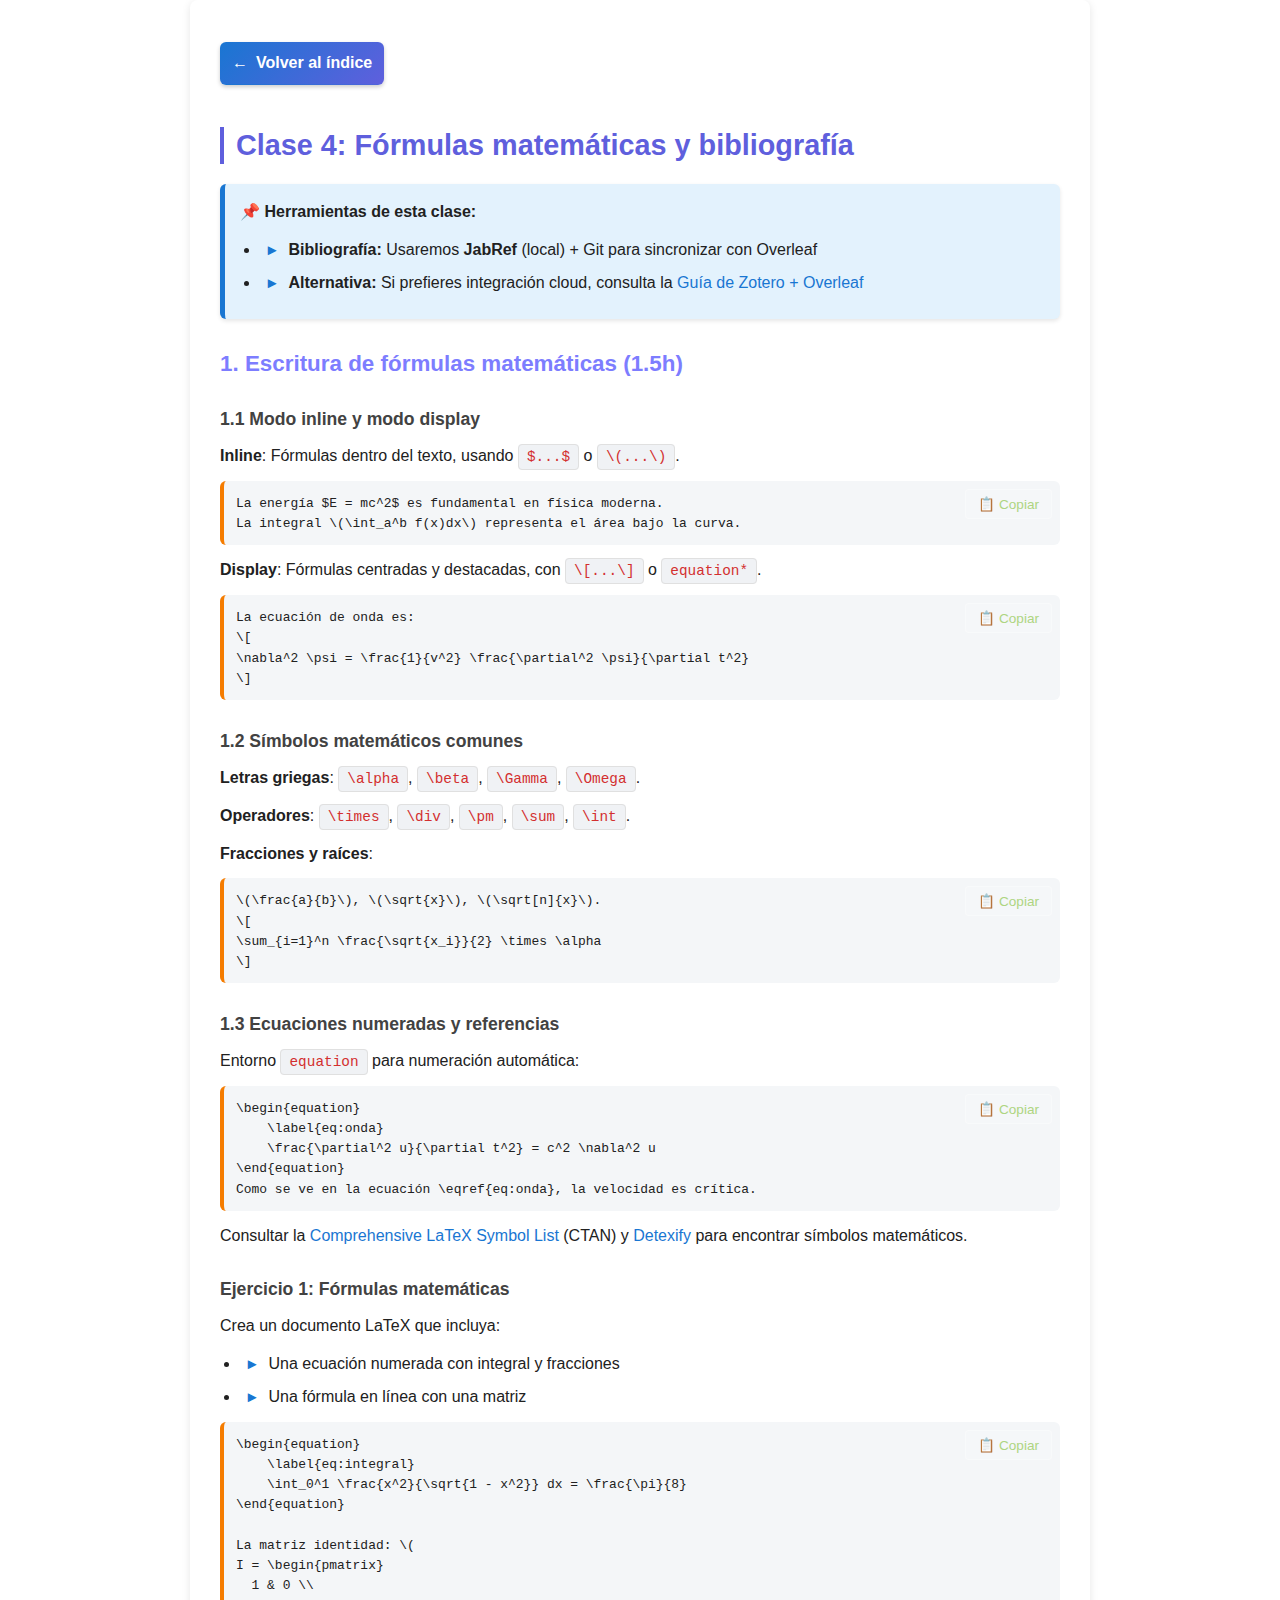
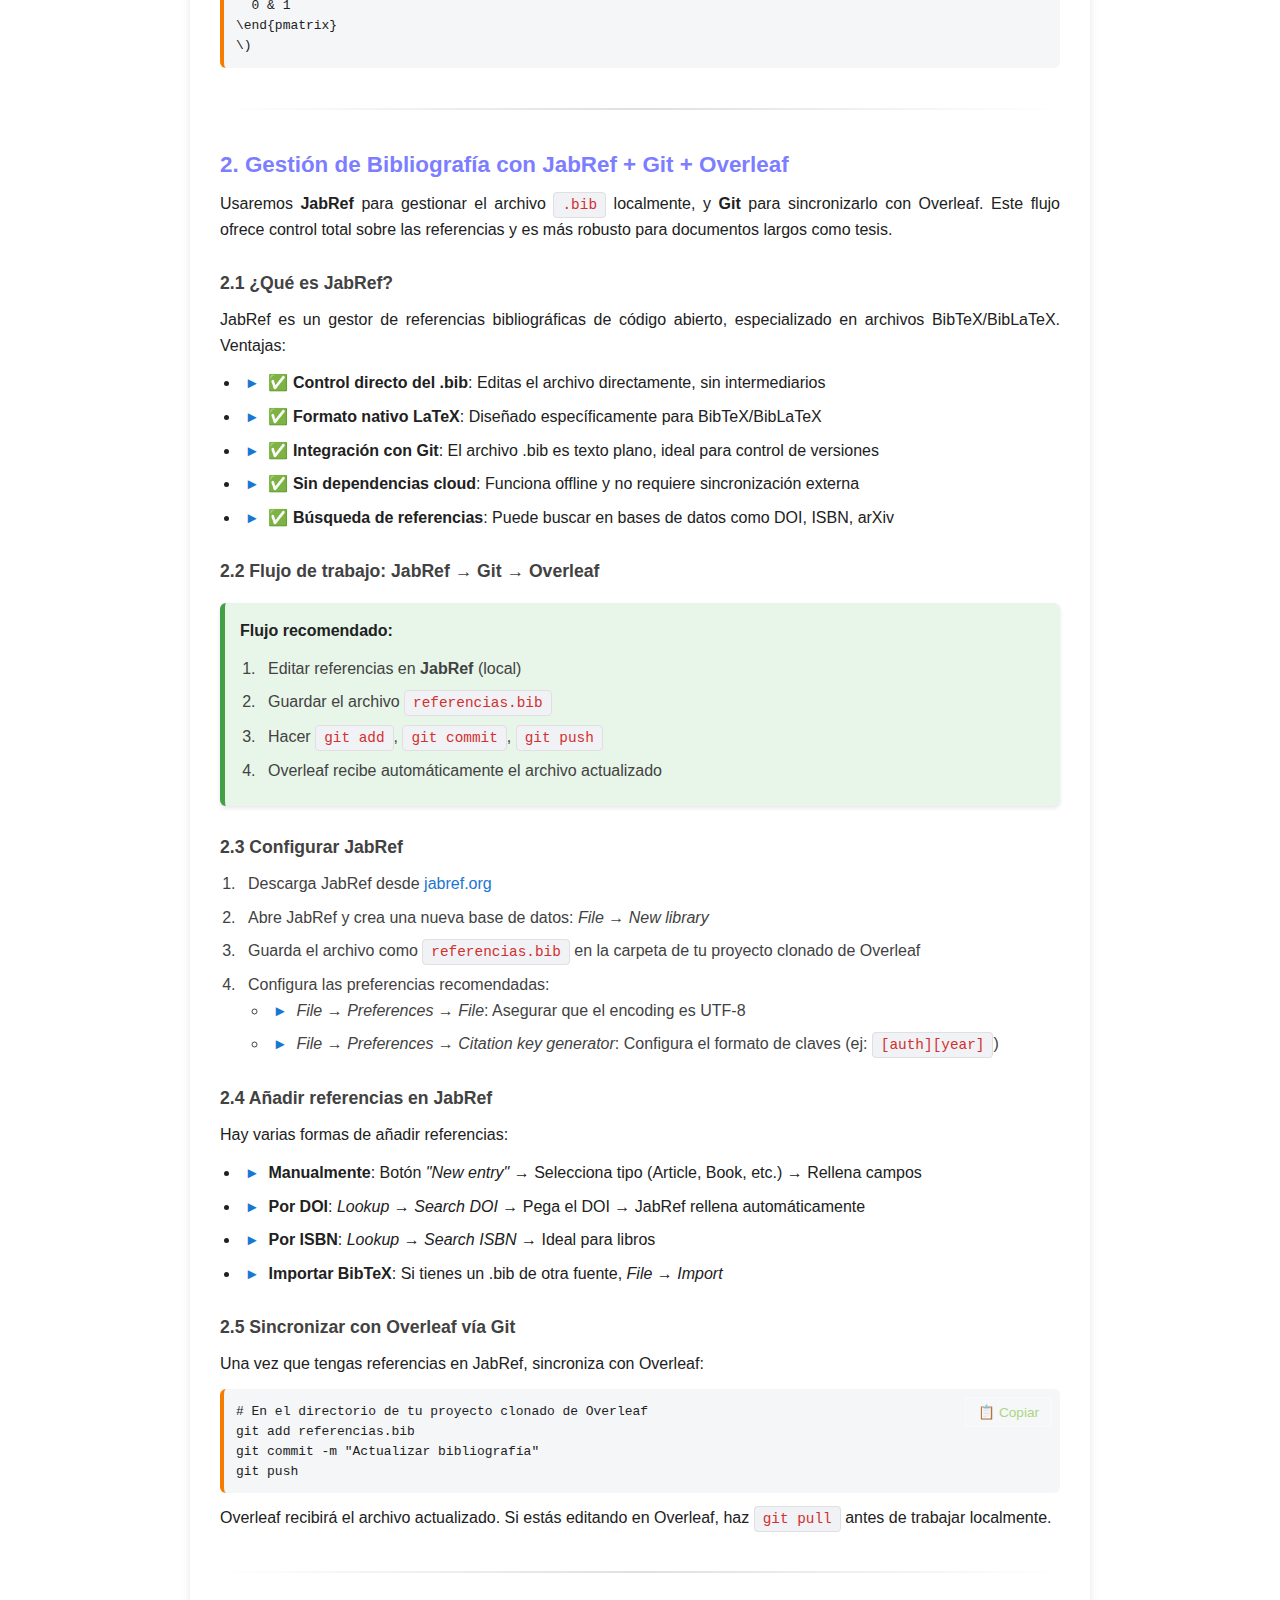
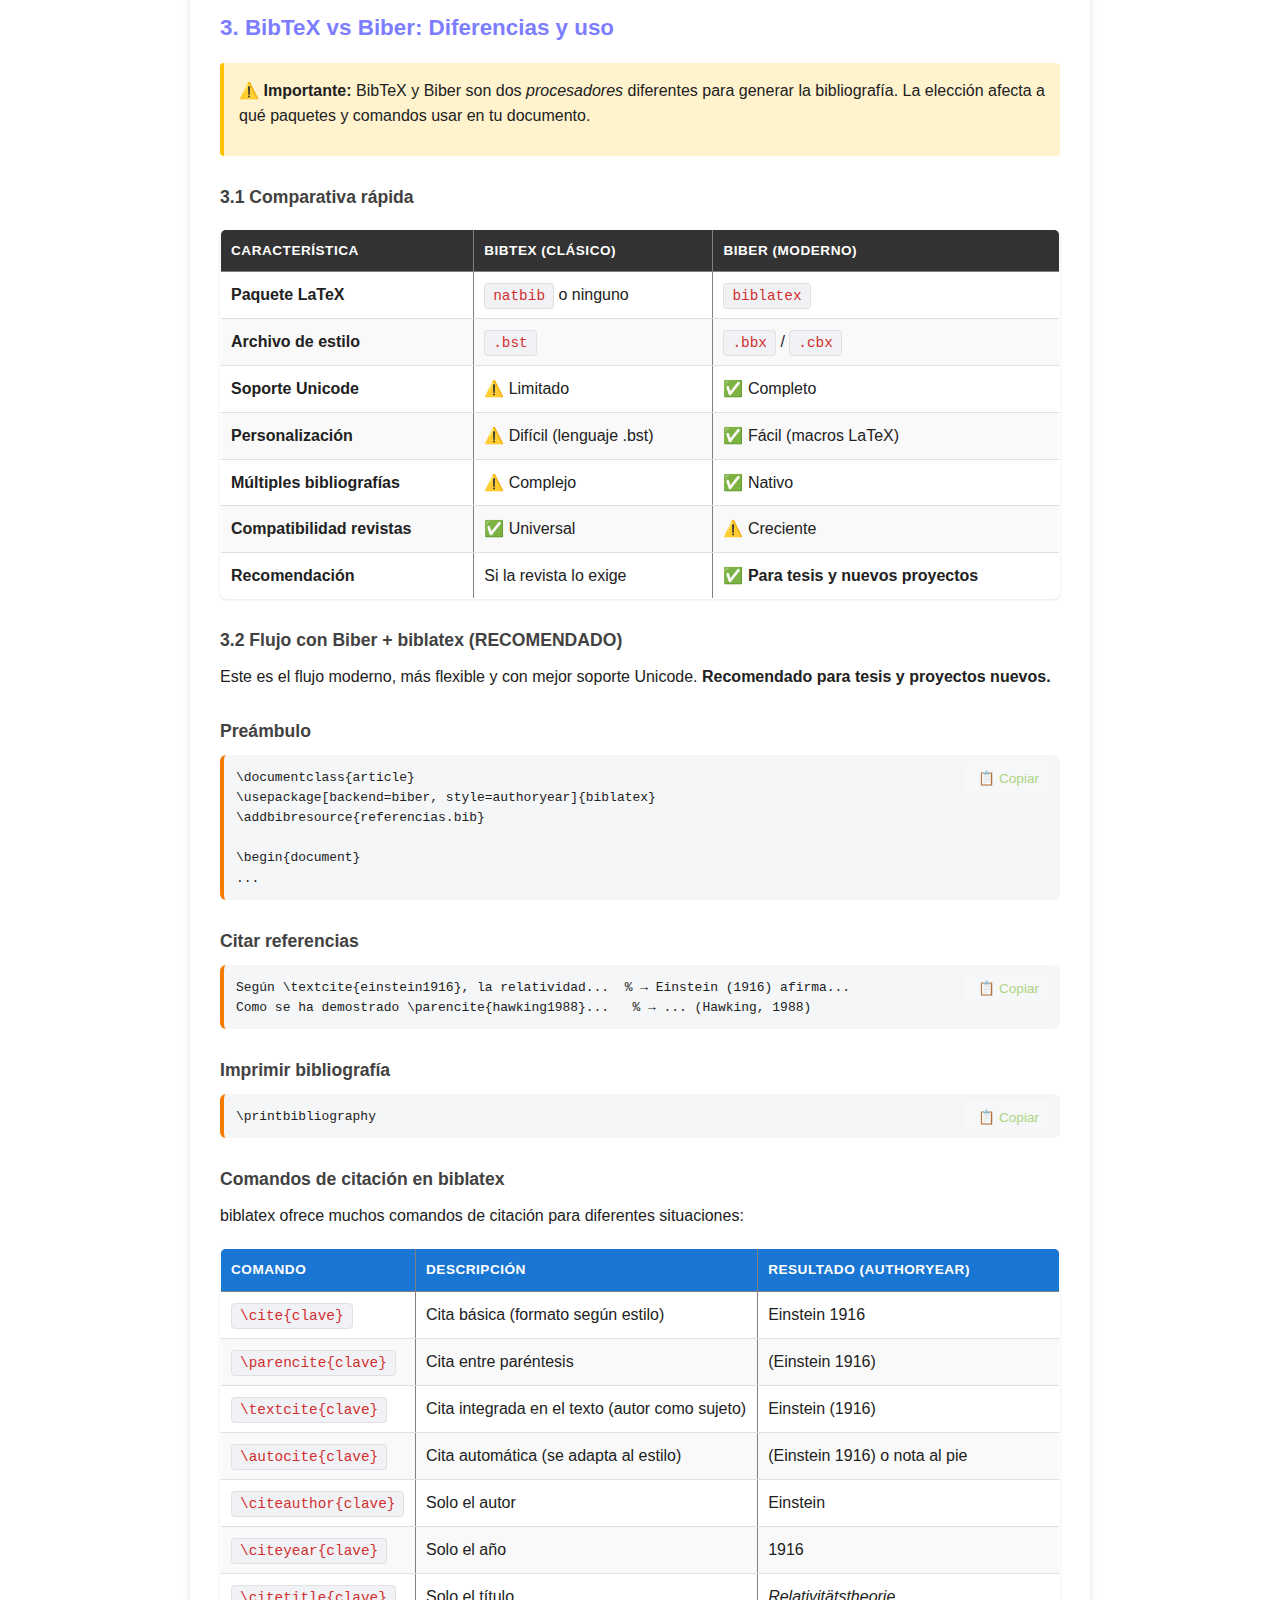
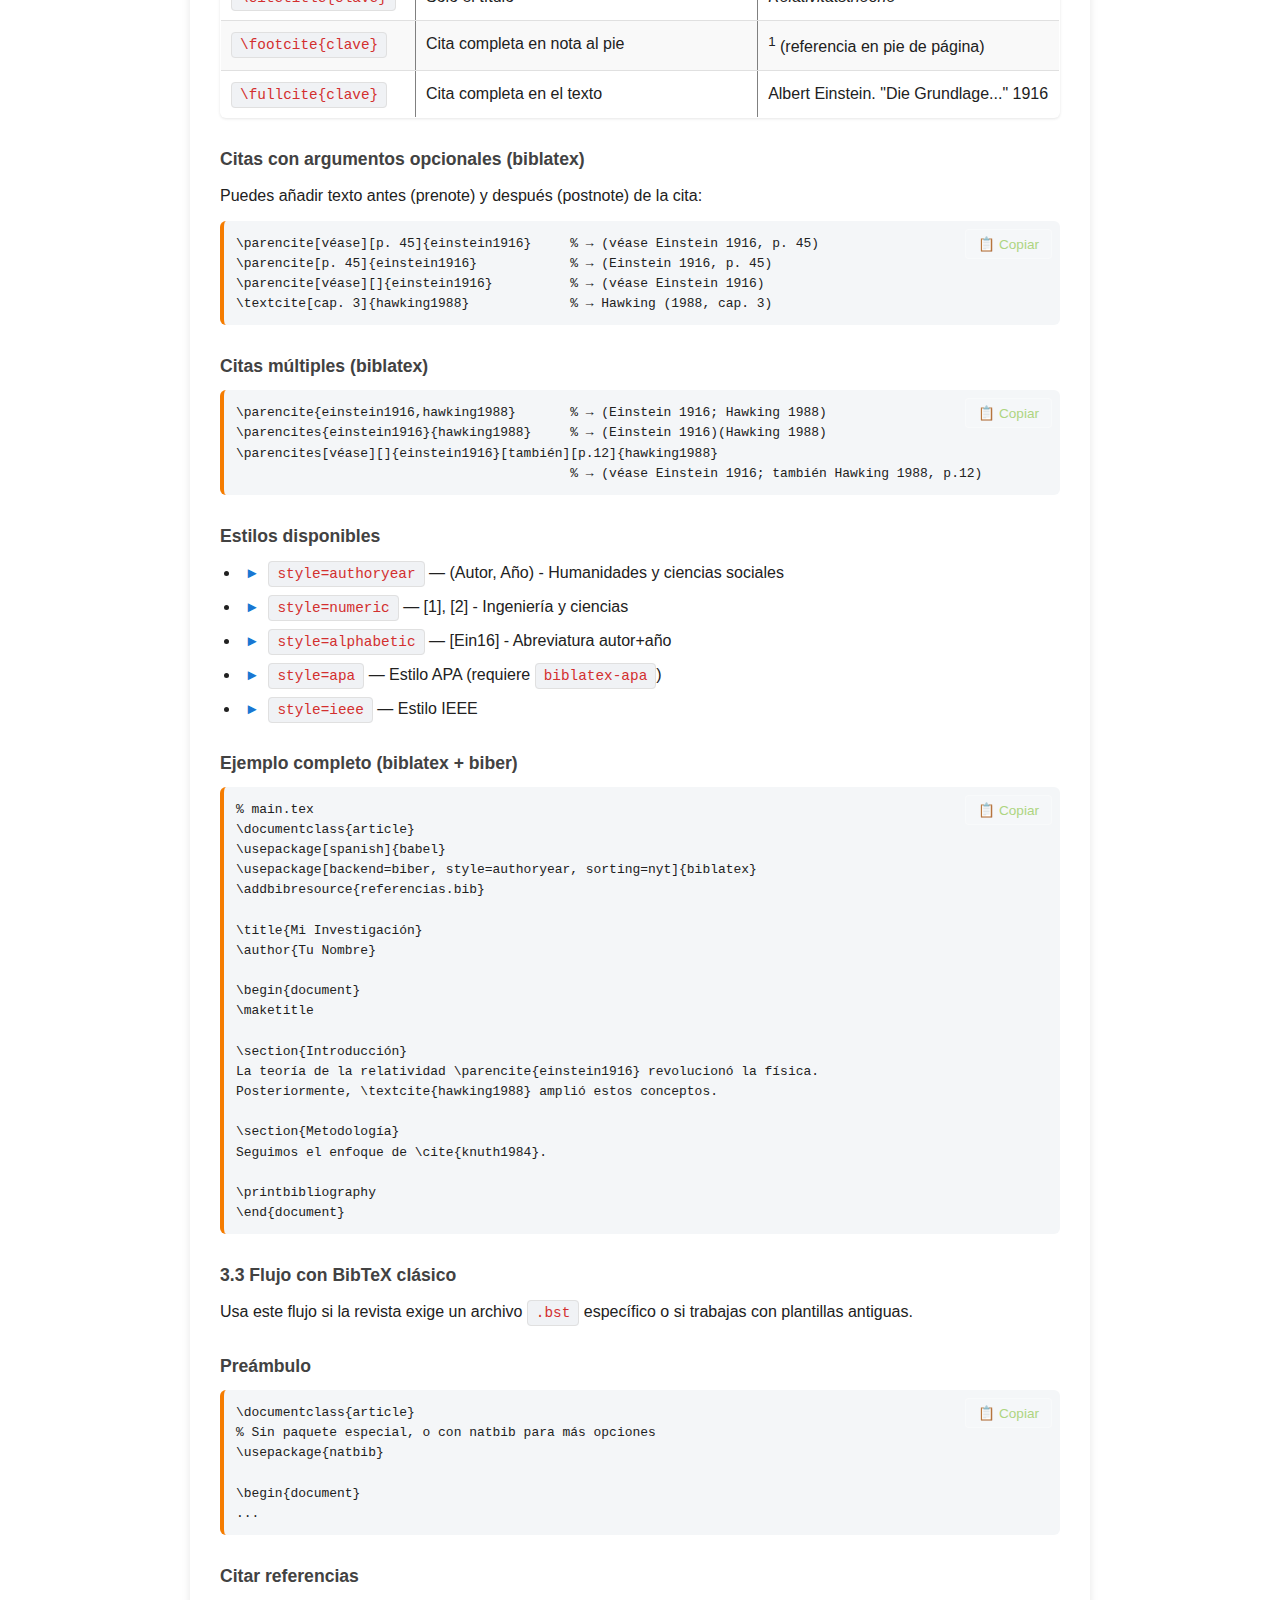
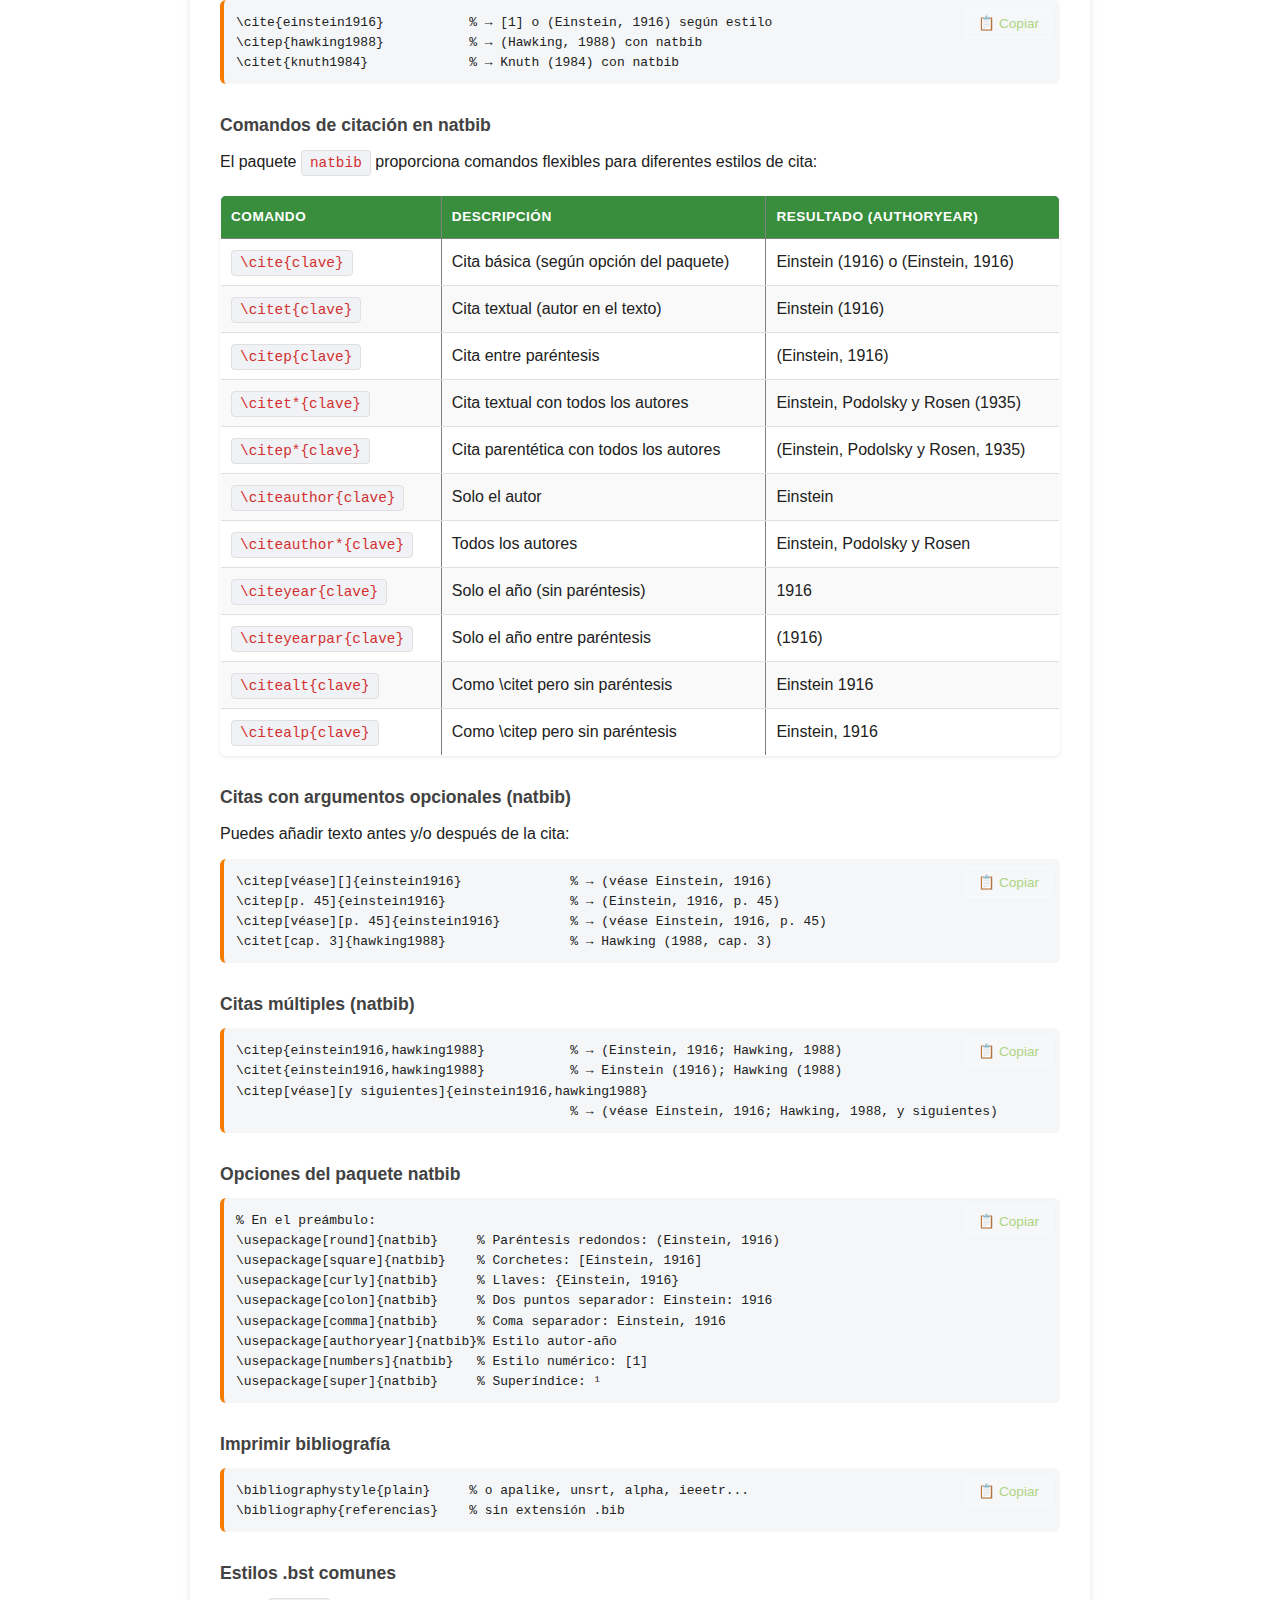
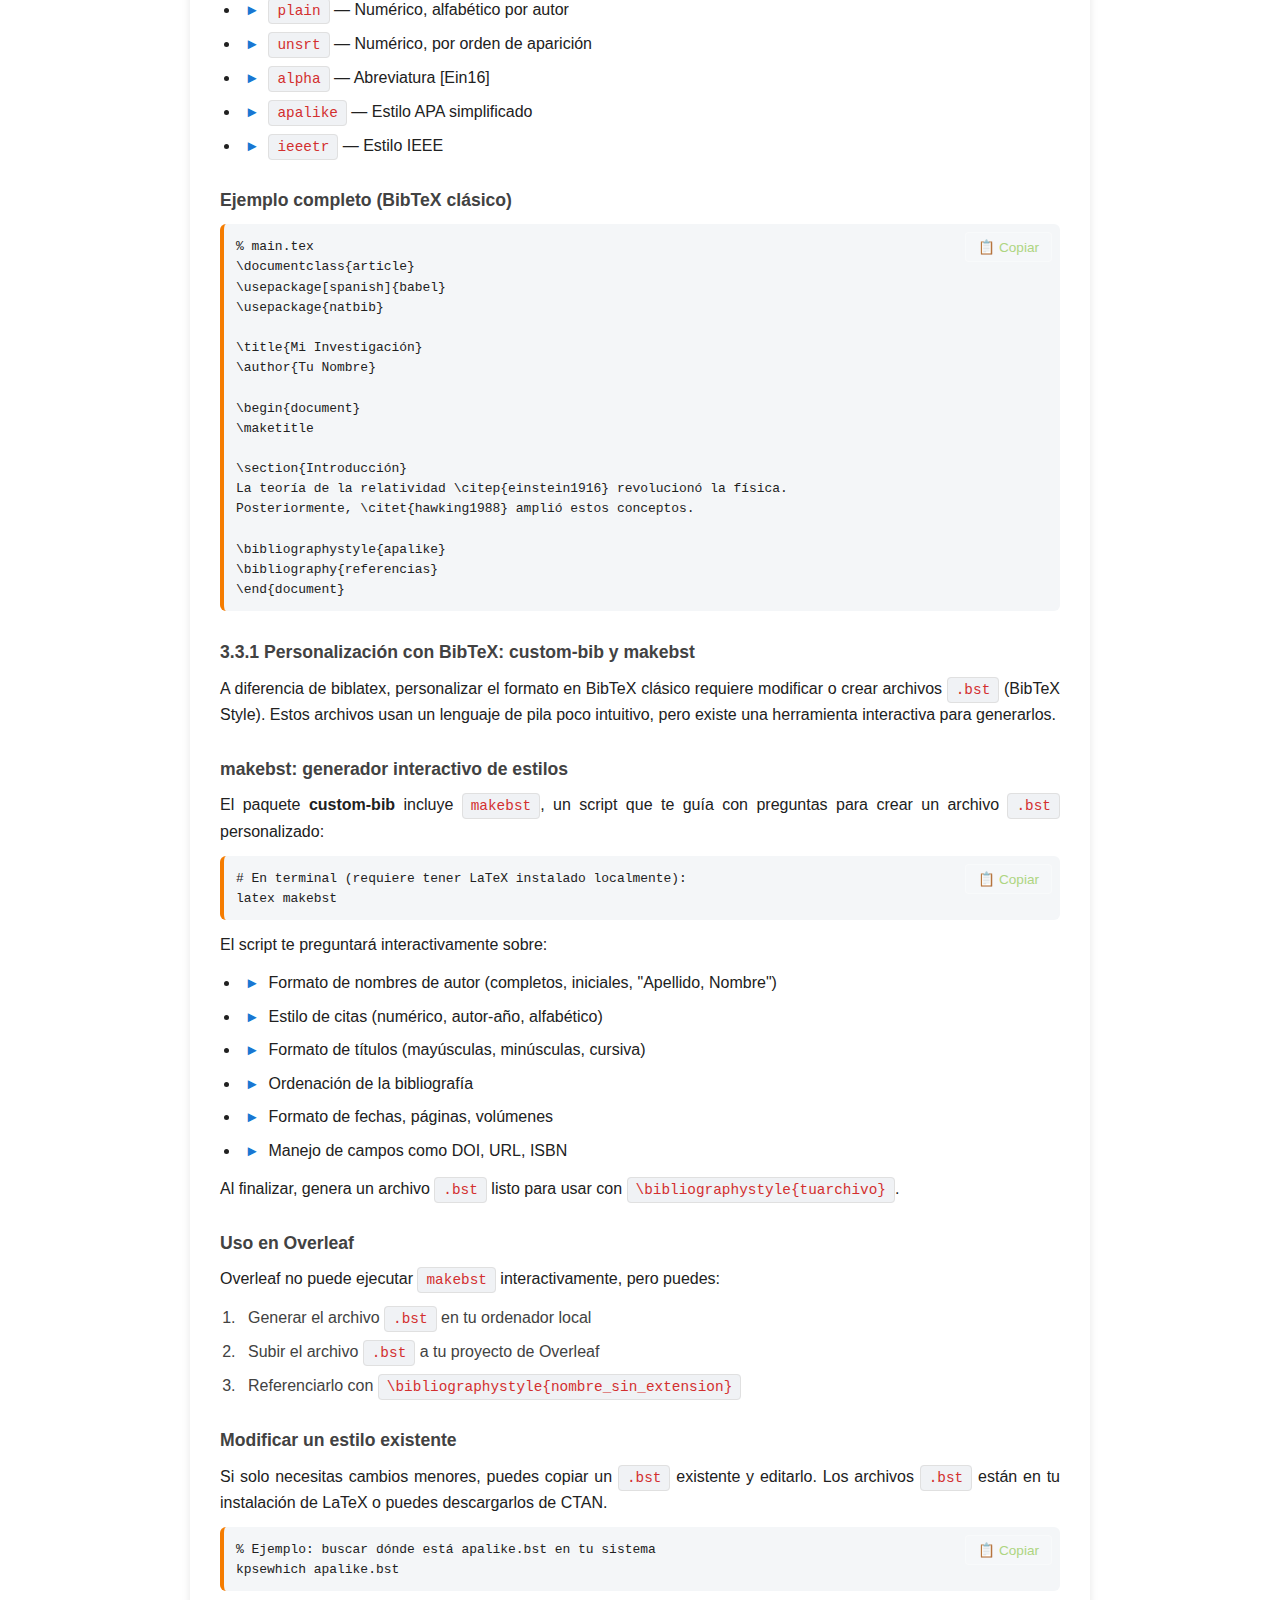
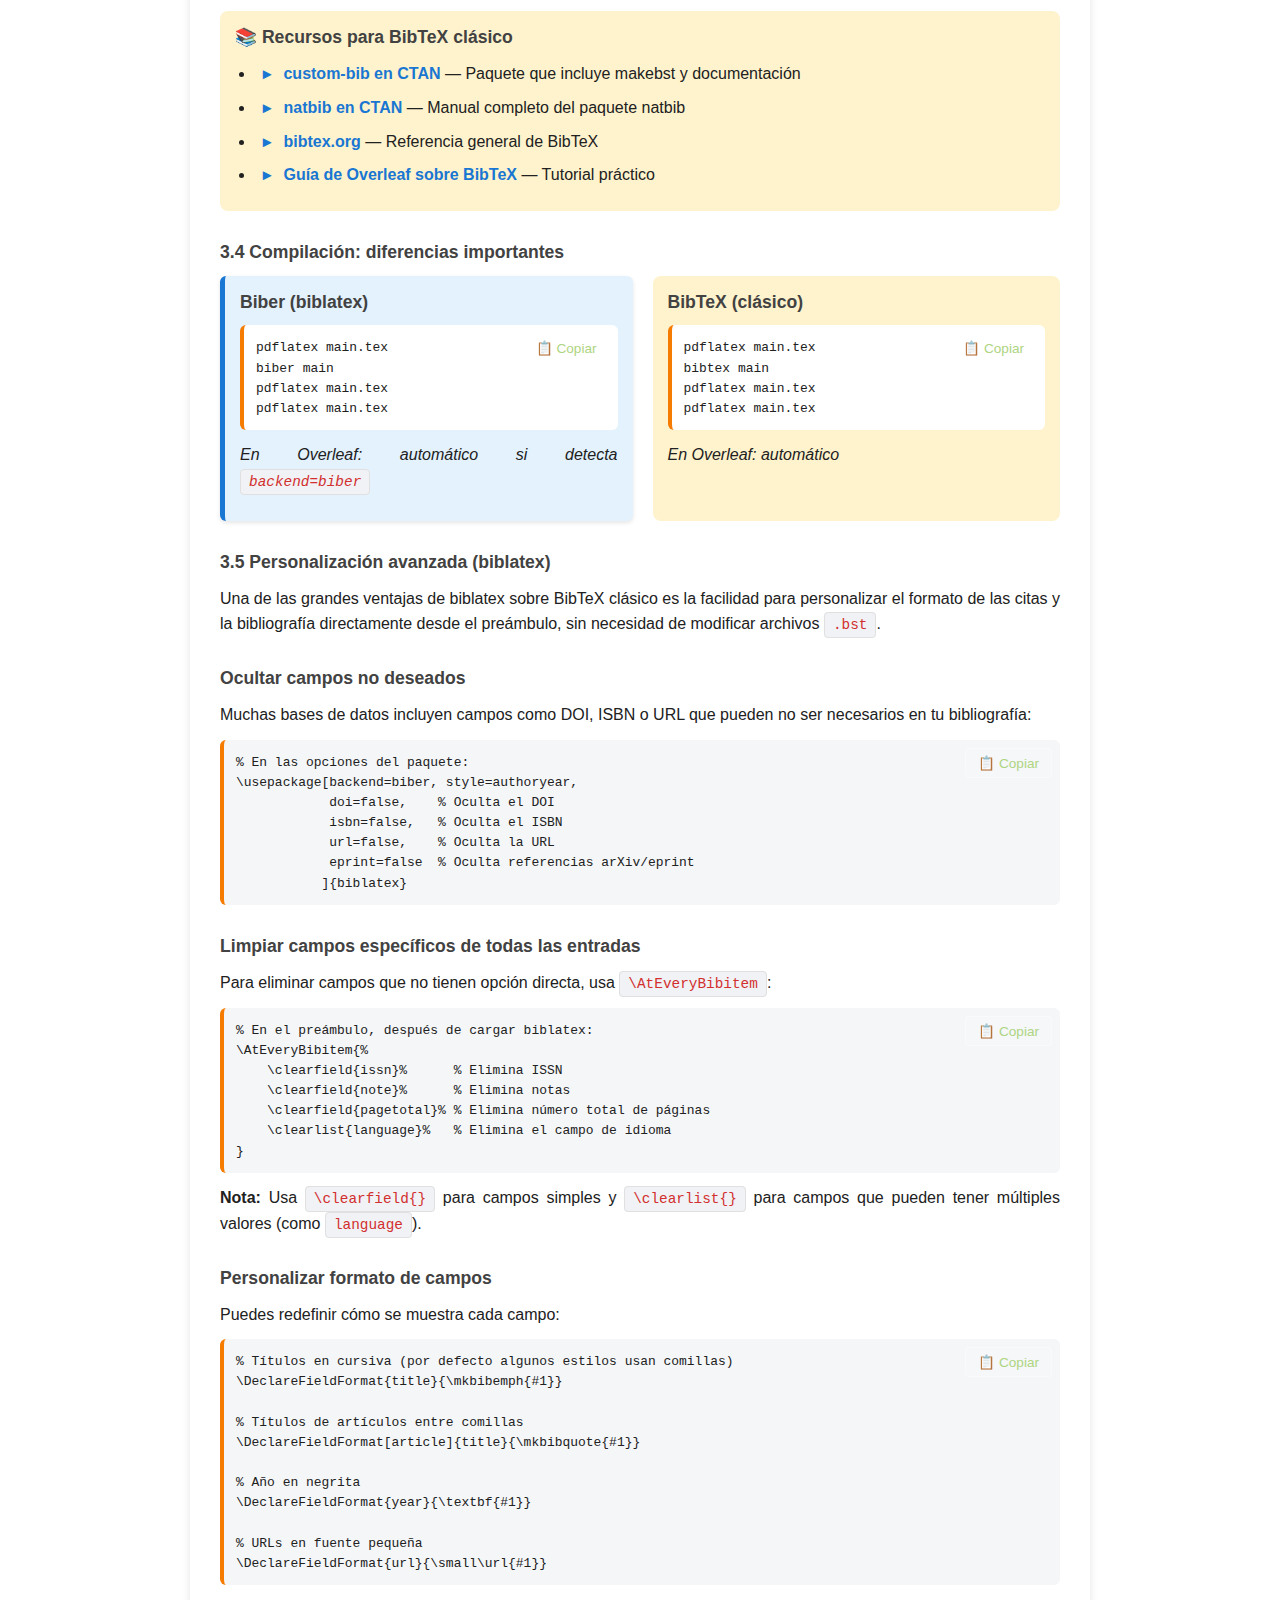
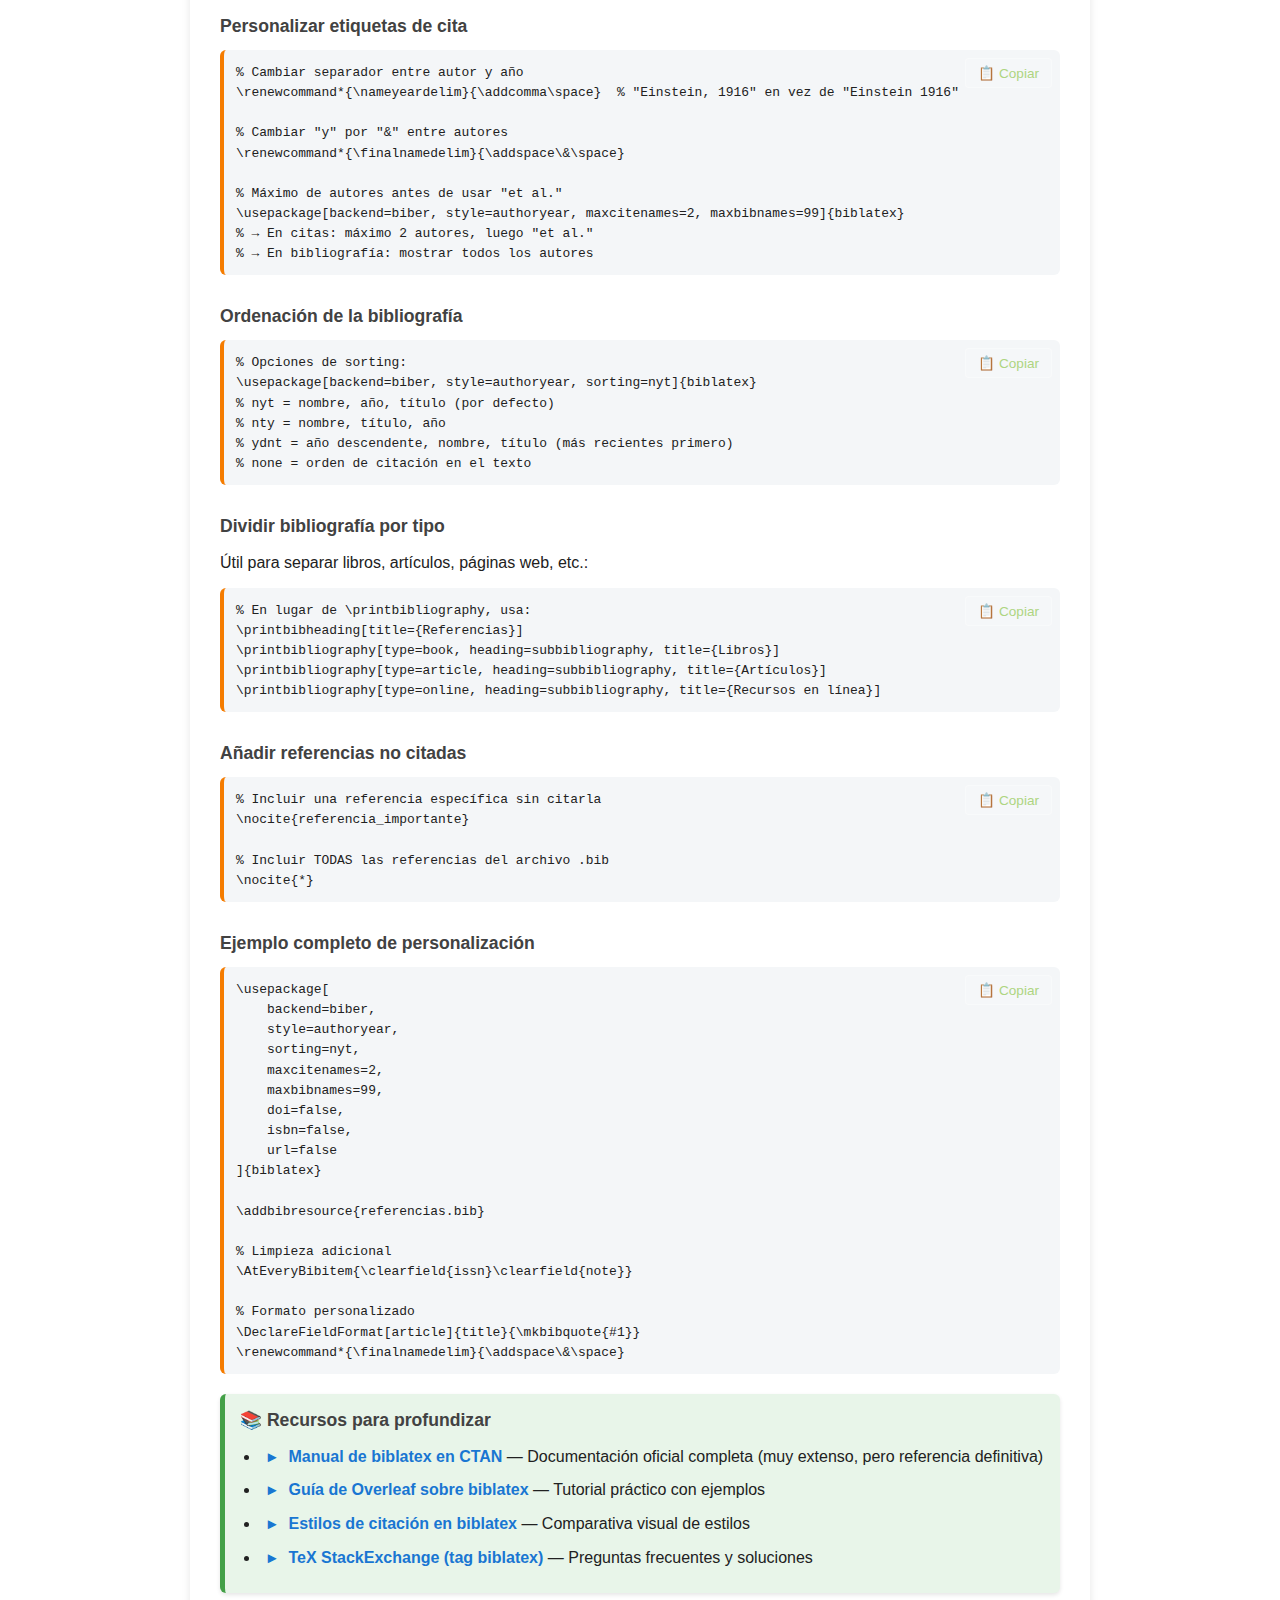
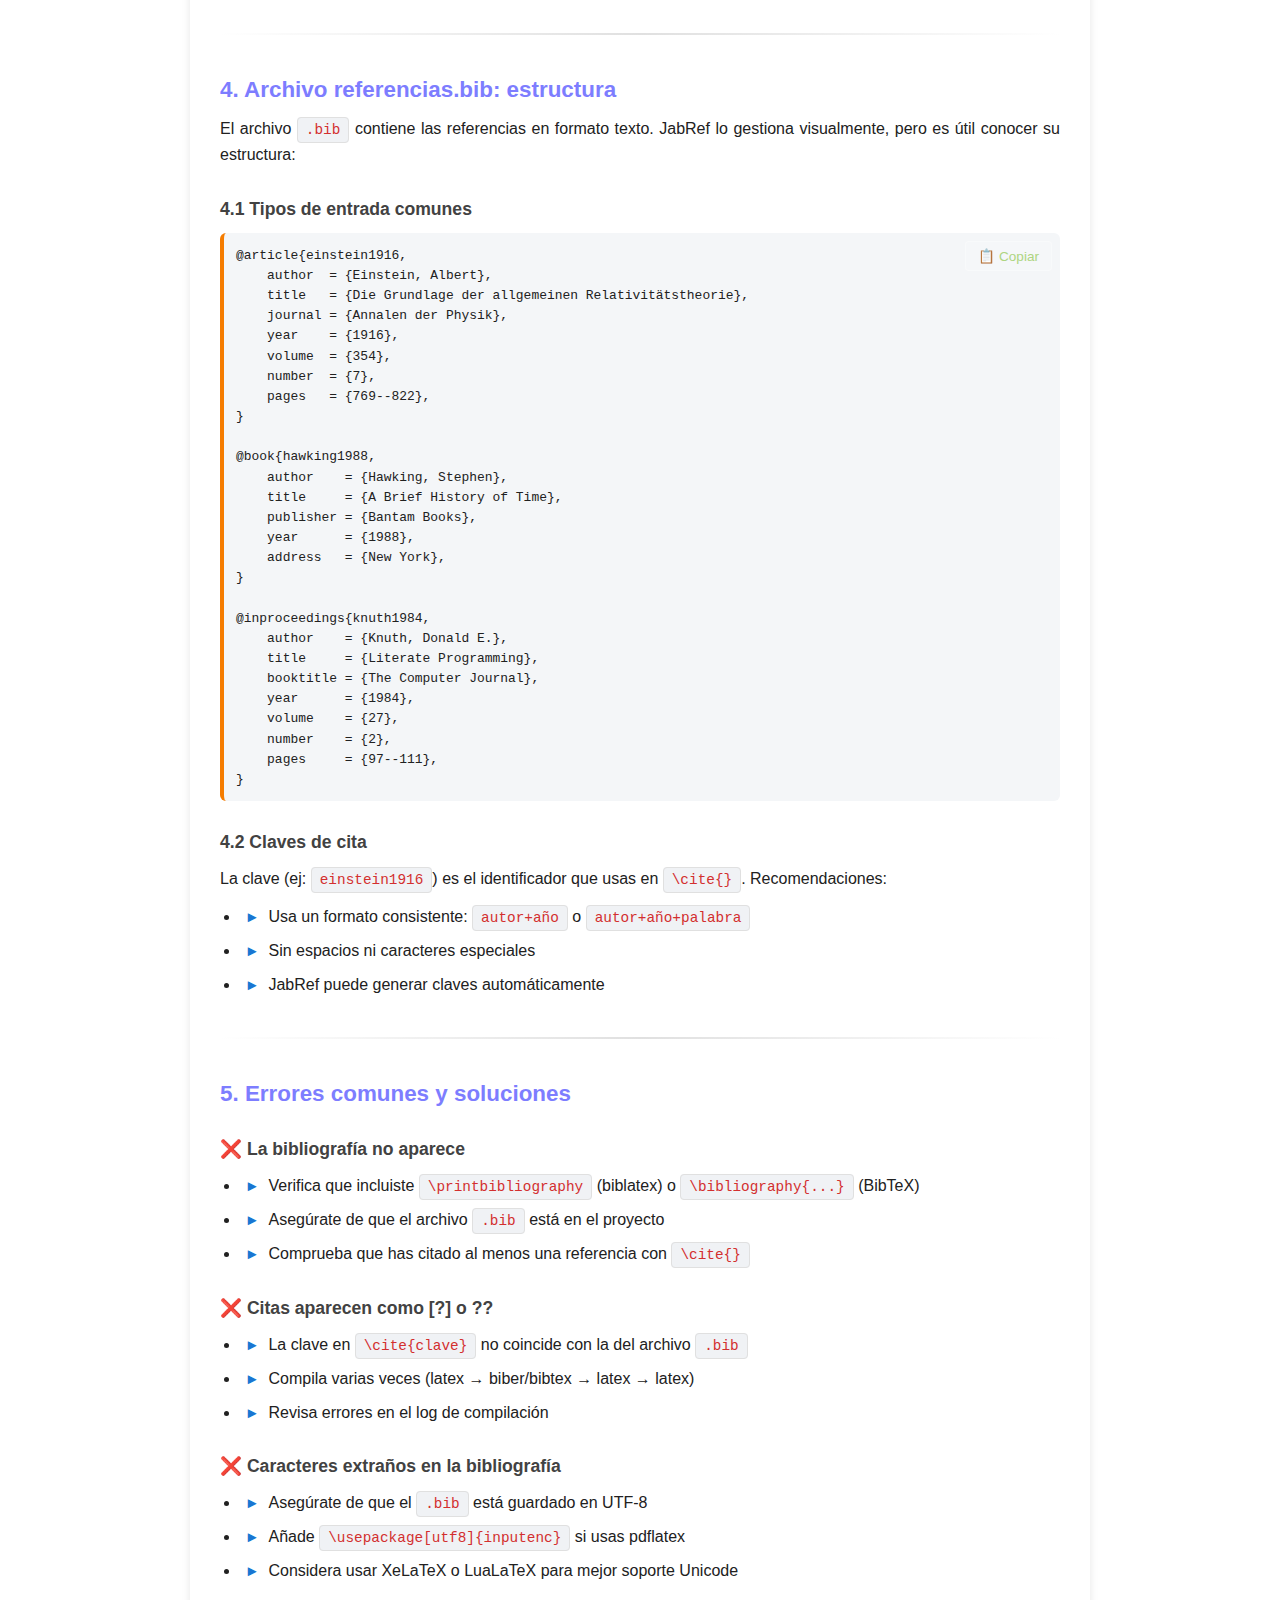
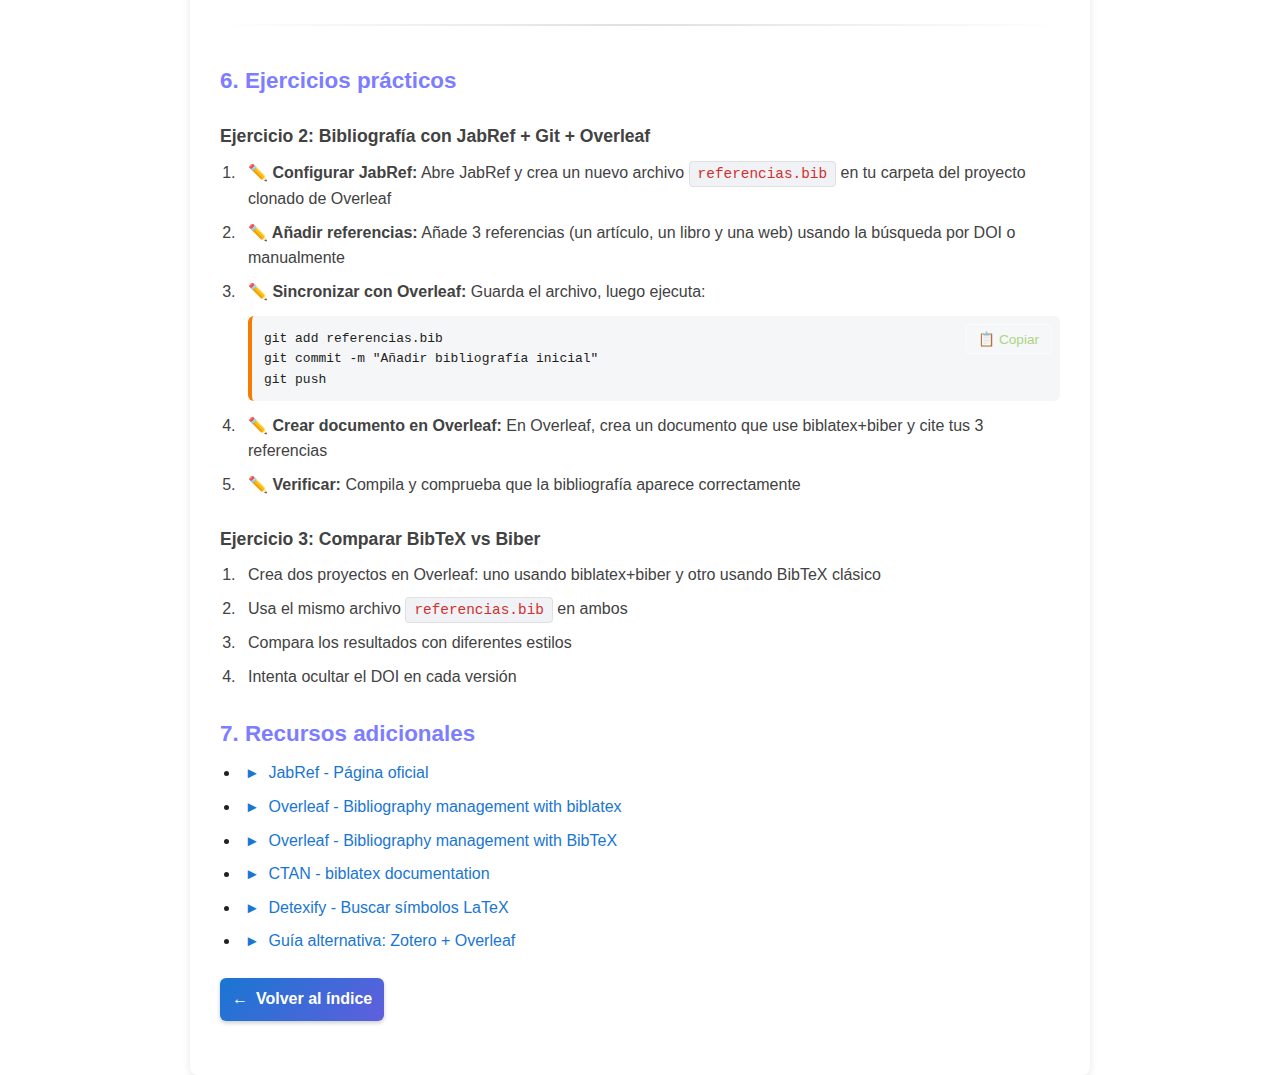
<file: clase4.html>
<!DOCTYPE html>
<html lang="es">

<head>
    <meta charset="UTF-8">
    <meta name="viewport" content="width=device-width, initial-scale=1.0">
    <meta http-equiv="Cache-Control" content="no-cache, no-store, must-revalidate">
    <meta http-equiv="Pragma" content="no-cache">
    <meta http-equiv="Expires" content="0">
    <title>Clase 4: Fórmulas matemáticas y bibliografía</title>
    <link rel="icon" type="image/svg+xml" href="favicon.svg">
    <link rel="stylesheet" href="style.css">
</head>

<body class="container">
    <p><a href="index.html" class="back-to-index">Volver al índice</a></p>
    
    <h2>Clase 4: Fórmulas matemáticas y bibliografía</h2>

    <div style="background-color: #e3f2fd; border-left: 4px solid #1976d2; padding: 15px; margin: 20px 0; border-radius: 4px;">
        <p><strong>📌 Herramientas de esta clase:</strong></p>
        <ul style="margin-bottom: 0;">
            <li><strong>Bibliografía:</strong> Usaremos <strong>JabRef</strong> (local) + Git para sincronizar con Overleaf</li>
            <li><strong>Alternativa:</strong> Si prefieres integración cloud, consulta la <a href="zotero-overleaf.html">Guía de Zotero + Overleaf</a></li>
        </ul>
    </div>

    <h3>1. Escritura de fórmulas matemáticas (1.5h)</h3>
    
    <h4>1.1 Modo inline y modo display</h4>
    <p><strong>Inline</strong>: Fórmulas dentro del texto, usando <code>$...$</code> o <code>\(...\)</code>.</p>
    <pre><code>La energía $E = mc^2$ es fundamental en física moderna.
La integral \(\int_a^b f(x)dx\) representa el área bajo la curva.</code></pre>

    <p><strong>Display</strong>: Fórmulas centradas y destacadas, con <code>\[...\]</code> o <code>equation*</code>.</p>
    <pre><code>La ecuación de onda es:
\[
\nabla^2 \psi = \frac{1}{v^2} \frac{\partial^2 \psi}{\partial t^2}
\]</code></pre>

    <h4>1.2 Símbolos matemáticos comunes</h4>
    <p><strong>Letras griegas</strong>: <code>\alpha</code>, <code>\beta</code>, <code>\Gamma</code>, <code>\Omega</code>.</p>
    <p><strong>Operadores</strong>: <code>\times</code>, <code>\div</code>, <code>\pm</code>, <code>\sum</code>, <code>\int</code>.</p>
    <p><strong>Fracciones y raíces</strong>:</p>
    <pre><code>\(\frac{a}{b}\), \(\sqrt{x}\), \(\sqrt[n]{x}\).
\[
\sum_{i=1}^n \frac{\sqrt{x_i}}{2} \times \alpha
\]</code></pre>

    <h4>1.3 Ecuaciones numeradas y referencias</h4>
    <p>Entorno <code>equation</code> para numeración automática:</p>
    <pre><code>\begin{equation}
    \label{eq:onda}
    \frac{\partial^2 u}{\partial t^2} = c^2 \nabla^2 u
\end{equation}
Como se ve en la ecuación \eqref{eq:onda}, la velocidad es crítica.</code></pre>

    <p>Consultar la <a href="https://ctan.org/pkg/comprehensive" target="_blank" rel="noopener">Comprehensive LaTeX Symbol List</a> (CTAN) y <a href="https://detexify.kirelabs.org/" target="_blank" rel="noopener">Detexify</a> para encontrar símbolos matemáticos.</p>

    <h4>Ejercicio 1: Fórmulas matemáticas</h4>
    <p>Crea un documento LaTeX que incluya:</p>
    <ul>
        <li>Una ecuación numerada con integral y fracciones</li>
        <li>Una fórmula en línea con una matriz</li>
    </ul>
    <pre><code>\begin{equation}
    \label{eq:integral}
    \int_0^1 \frac{x^2}{\sqrt{1 - x^2}} dx = \frac{\pi}{8}
\end{equation}

La matriz identidad: \(
I = \begin{pmatrix}
  1 & 0 \\
  0 & 1
\end{pmatrix}
\)</code></pre>

    <hr style="margin: 40px 0;">

    <h3>2. Gestión de Bibliografía con JabRef + Git + Overleaf</h3>

    <p>Usaremos <strong>JabRef</strong> para gestionar el archivo <code>.bib</code> localmente, y <strong>Git</strong> para sincronizarlo con Overleaf. Este flujo ofrece control total sobre las referencias y es más robusto para documentos largos como tesis.</p>

    <h4>2.1 ¿Qué es JabRef?</h4>
    <p>JabRef es un gestor de referencias bibliográficas de código abierto, especializado en archivos BibTeX/BibLaTeX. Ventajas:</p>
    <ul>
        <li>✅ <strong>Control directo del .bib</strong>: Editas el archivo directamente, sin intermediarios</li>
        <li>✅ <strong>Formato nativo LaTeX</strong>: Diseñado específicamente para BibTeX/BibLaTeX</li>
        <li>✅ <strong>Integración con Git</strong>: El archivo .bib es texto plano, ideal para control de versiones</li>
        <li>✅ <strong>Sin dependencias cloud</strong>: Funciona offline y no requiere sincronización externa</li>
        <li>✅ <strong>Búsqueda de referencias</strong>: Puede buscar en bases de datos como DOI, ISBN, arXiv</li>
    </ul>

    <h4>2.2 Flujo de trabajo: JabRef → Git → Overleaf</h4>
    <div style="background-color: #e8f5e9; border-left: 4px solid #43a047; padding: 15px; margin: 20px 0; border-radius: 4px;">
        <p><strong>Flujo recomendado:</strong></p>
        <ol style="margin-bottom: 0;">
            <li>Editar referencias en <strong>JabRef</strong> (local)</li>
            <li>Guardar el archivo <code>referencias.bib</code></li>
            <li>Hacer <code>git add</code>, <code>git commit</code>, <code>git push</code></li>
            <li>Overleaf recibe automáticamente el archivo actualizado</li>
        </ol>
    </div>

    <h4>2.3 Configurar JabRef</h4>
    <ol>
        <li>Descarga JabRef desde <a href="https://www.jabref.org/#download" target="_blank" rel="noopener">jabref.org</a></li>
        <li>Abre JabRef y crea una nueva base de datos: <em>File → New library</em></li>
        <li>Guarda el archivo como <code>referencias.bib</code> en la carpeta de tu proyecto clonado de Overleaf</li>
        <li>Configura las preferencias recomendadas:
            <ul>
                <li><em>File → Preferences → File</em>: Asegurar que el encoding es UTF-8</li>
                <li><em>File → Preferences → Citation key generator</em>: Configura el formato de claves (ej: <code>[auth][year]</code>)</li>
            </ul>
        </li>
    </ol>

    <h4>2.4 Añadir referencias en JabRef</h4>
    <p>Hay varias formas de añadir referencias:</p>
    <ul>
        <li><strong>Manualmente</strong>: Botón <em>"New entry"</em> → Selecciona tipo (Article, Book, etc.) → Rellena campos</li>
        <li><strong>Por DOI</strong>: <em>Lookup → Search DOI</em> → Pega el DOI → JabRef rellena automáticamente</li>
        <li><strong>Por ISBN</strong>: <em>Lookup → Search ISBN</em> → Ideal para libros</li>
        <li><strong>Importar BibTeX</strong>: Si tienes un .bib de otra fuente, <em>File → Import</em></li>
    </ul>

    <h4>2.5 Sincronizar con Overleaf vía Git</h4>
    <p>Una vez que tengas referencias en JabRef, sincroniza con Overleaf:</p>
    <pre><code># En el directorio de tu proyecto clonado de Overleaf
git add referencias.bib
git commit -m "Actualizar bibliografía"
git push</code></pre>
    <p>Overleaf recibirá el archivo actualizado. Si estás editando en Overleaf, haz <code>git pull</code> antes de trabajar localmente.</p>

    <hr style="margin: 40px 0;">

    <h3>3. BibTeX vs Biber: Diferencias y uso</h3>

    <div style="background-color: #fff3cd; border-left: 4px solid #ffc107; padding: 15px; margin: 20px 0; border-radius: 4px;">
        <p><strong>⚠️ Importante:</strong> BibTeX y Biber son dos <em>procesadores</em> diferentes para generar la bibliografía. La elección afecta a qué paquetes y comandos usar en tu documento.</p>
    </div>

    <h4>3.1 Comparativa rápida</h4>
    <table border="1" style="width: 100%; border-collapse: collapse; margin: 20px 0;">
        <thead>
            <tr style="background-color: #333; color: white;">
                <th style="padding: 10px;">Característica</th>
                <th style="padding: 10px;">BibTeX (clásico)</th>
                <th style="padding: 10px;">Biber (moderno)</th>
            </tr>
        </thead>
        <tbody>
            <tr>
                <td style="padding: 10px;"><strong>Paquete LaTeX</strong></td>
                <td style="padding: 10px;"><code>natbib</code> o ninguno</td>
                <td style="padding: 10px;"><code>biblatex</code></td>
            </tr>
            <tr style="background-color: #f9f9f9;">
                <td style="padding: 10px;"><strong>Archivo de estilo</strong></td>
                <td style="padding: 10px;"><code>.bst</code></td>
                <td style="padding: 10px;"><code>.bbx</code> / <code>.cbx</code></td>
            </tr>
            <tr>
                <td style="padding: 10px;"><strong>Soporte Unicode</strong></td>
                <td style="padding: 10px;">⚠️ Limitado</td>
                <td style="padding: 10px;">✅ Completo</td>
            </tr>
            <tr style="background-color: #f9f9f9;">
                <td style="padding: 10px;"><strong>Personalización</strong></td>
                <td style="padding: 10px;">⚠️ Difícil (lenguaje .bst)</td>
                <td style="padding: 10px;">✅ Fácil (macros LaTeX)</td>
            </tr>
            <tr>
                <td style="padding: 10px;"><strong>Múltiples bibliografías</strong></td>
                <td style="padding: 10px;">⚠️ Complejo</td>
                <td style="padding: 10px;">✅ Nativo</td>
            </tr>
            <tr style="background-color: #f9f9f9;">
                <td style="padding: 10px;"><strong>Compatibilidad revistas</strong></td>
                <td style="padding: 10px;">✅ Universal</td>
                <td style="padding: 10px;">⚠️ Creciente</td>
            </tr>
            <tr>
                <td style="padding: 10px;"><strong>Recomendación</strong></td>
                <td style="padding: 10px;">Si la revista lo exige</td>
                <td style="padding: 10px;"><strong>✅ Para tesis y nuevos proyectos</strong></td>
            </tr>
        </tbody>
    </table>

    <h4>3.2 Flujo con Biber + biblatex (RECOMENDADO)</h4>
    <p>Este es el flujo moderno, más flexible y con mejor soporte Unicode. <strong>Recomendado para tesis y proyectos nuevos.</strong></p>

    <h5>Preámbulo</h5>
    <pre><code>\documentclass{article}
\usepackage[backend=biber, style=authoryear]{biblatex}
\addbibresource{referencias.bib}

\begin{document}
...</code></pre>

    <h5>Citar referencias</h5>
    <pre><code>Según \textcite{einstein1916}, la relatividad...  % → Einstein (1916) afirma...
Como se ha demostrado \parencite{hawking1988}...   % → ... (Hawking, 1988)</code></pre>

    <h5>Imprimir bibliografía</h5>
    <pre><code>\printbibliography</code></pre>

    <h5>Comandos de citación en biblatex</h5>
    <p>biblatex ofrece muchos comandos de citación para diferentes situaciones:</p>
    
    <table border="1" style="width: 100%; border-collapse: collapse; margin: 20px 0;">
        <thead>
            <tr style="background-color: #1976d2; color: white;">
                <th style="padding: 10px;">Comando</th>
                <th style="padding: 10px;">Descripción</th>
                <th style="padding: 10px;">Resultado (authoryear)</th>
            </tr>
        </thead>
        <tbody>
            <tr>
                <td style="padding: 10px;"><code>\cite{clave}</code></td>
                <td style="padding: 10px;">Cita básica (formato según estilo)</td>
                <td style="padding: 10px;">Einstein 1916</td>
            </tr>
            <tr style="background-color: #f9f9f9;">
                <td style="padding: 10px;"><code>\parencite{clave}</code></td>
                <td style="padding: 10px;">Cita entre paréntesis</td>
                <td style="padding: 10px;">(Einstein 1916)</td>
            </tr>
            <tr>
                <td style="padding: 10px;"><code>\textcite{clave}</code></td>
                <td style="padding: 10px;">Cita integrada en el texto (autor como sujeto)</td>
                <td style="padding: 10px;">Einstein (1916)</td>
            </tr>
            <tr style="background-color: #f9f9f9;">
                <td style="padding: 10px;"><code>\autocite{clave}</code></td>
                <td style="padding: 10px;">Cita automática (se adapta al estilo)</td>
                <td style="padding: 10px;">(Einstein 1916) o nota al pie</td>
            </tr>
            <tr>
                <td style="padding: 10px;"><code>\citeauthor{clave}</code></td>
                <td style="padding: 10px;">Solo el autor</td>
                <td style="padding: 10px;">Einstein</td>
            </tr>
            <tr style="background-color: #f9f9f9;">
                <td style="padding: 10px;"><code>\citeyear{clave}</code></td>
                <td style="padding: 10px;">Solo el año</td>
                <td style="padding: 10px;">1916</td>
            </tr>
            <tr>
                <td style="padding: 10px;"><code>\citetitle{clave}</code></td>
                <td style="padding: 10px;">Solo el título</td>
                <td style="padding: 10px;"><em>Relativitätstheorie</em></td>
            </tr>
            <tr style="background-color: #f9f9f9;">
                <td style="padding: 10px;"><code>\footcite{clave}</code></td>
                <td style="padding: 10px;">Cita completa en nota al pie</td>
                <td style="padding: 10px;"><sup>1</sup> (referencia en pie de página)</td>
            </tr>
            <tr>
                <td style="padding: 10px;"><code>\fullcite{clave}</code></td>
                <td style="padding: 10px;">Cita completa en el texto</td>
                <td style="padding: 10px;">Albert Einstein. "Die Grundlage..." 1916</td>
            </tr>
        </tbody>
    </table>

    <h5>Citas con argumentos opcionales (biblatex)</h5>
    <p>Puedes añadir texto antes (prenote) y después (postnote) de la cita:</p>
    <pre><code>\parencite[véase][p. 45]{einstein1916}     % → (véase Einstein 1916, p. 45)
\parencite[p. 45]{einstein1916}            % → (Einstein 1916, p. 45)
\parencite[véase][]{einstein1916}          % → (véase Einstein 1916)
\textcite[cap. 3]{hawking1988}             % → Hawking (1988, cap. 3)</code></pre>

    <h5>Citas múltiples (biblatex)</h5>
    <pre><code>\parencite{einstein1916,hawking1988}       % → (Einstein 1916; Hawking 1988)
\parencites{einstein1916}{hawking1988}     % → (Einstein 1916)(Hawking 1988)
\parencites[véase][]{einstein1916}[también][p.12]{hawking1988}
                                           % → (véase Einstein 1916; también Hawking 1988, p.12)</code></pre>

    <h5>Estilos disponibles</h5>
    <ul>
        <li><code>style=authoryear</code> — (Autor, Año) - Humanidades y ciencias sociales</li>
        <li><code>style=numeric</code> — [1], [2] - Ingeniería y ciencias</li>
        <li><code>style=alphabetic</code> — [Ein16] - Abreviatura autor+año</li>
        <li><code>style=apa</code> — Estilo APA (requiere <code>biblatex-apa</code>)</li>
        <li><code>style=ieee</code> — Estilo IEEE</li>
    </ul>

    <h5>Ejemplo completo (biblatex + biber)</h5>
    <pre><code>% main.tex
\documentclass{article}
\usepackage[spanish]{babel}
\usepackage[backend=biber, style=authoryear, sorting=nyt]{biblatex}
\addbibresource{referencias.bib}

\title{Mi Investigación}
\author{Tu Nombre}

\begin{document}
\maketitle

\section{Introducción}
La teoría de la relatividad \parencite{einstein1916} revolucionó la física.
Posteriormente, \textcite{hawking1988} amplió estos conceptos.

\section{Metodología}
Seguimos el enfoque de \cite{knuth1984}.

\printbibliography
\end{document}</code></pre>

    <h4>3.3 Flujo con BibTeX clásico</h4>
    <p>Usa este flujo si la revista exige un archivo <code>.bst</code> específico o si trabajas con plantillas antiguas.</p>

    <h5>Preámbulo</h5>
    <pre><code>\documentclass{article}
% Sin paquete especial, o con natbib para más opciones
\usepackage{natbib}

\begin{document}
...</code></pre>

    <h5>Citar referencias</h5>
    <pre><code>\cite{einstein1916}           % → [1] o (Einstein, 1916) según estilo
\citep{hawking1988}           % → (Hawking, 1988) con natbib
\citet{knuth1984}             % → Knuth (1984) con natbib</code></pre>

    <h5>Comandos de citación en natbib</h5>
    <p>El paquete <code>natbib</code> proporciona comandos flexibles para diferentes estilos de cita:</p>
    
    <table border="1" style="width: 100%; border-collapse: collapse; margin: 20px 0;">
        <thead>
            <tr style="background-color: #388e3c; color: white;">
                <th style="padding: 10px;">Comando</th>
                <th style="padding: 10px;">Descripción</th>
                <th style="padding: 10px;">Resultado (authoryear)</th>
            </tr>
        </thead>
        <tbody>
            <tr>
                <td style="padding: 10px;"><code>\cite{clave}</code></td>
                <td style="padding: 10px;">Cita básica (según opción del paquete)</td>
                <td style="padding: 10px;">Einstein (1916) o (Einstein, 1916)</td>
            </tr>
            <tr style="background-color: #f9f9f9;">
                <td style="padding: 10px;"><code>\citet{clave}</code></td>
                <td style="padding: 10px;">Cita textual (autor en el texto)</td>
                <td style="padding: 10px;">Einstein (1916)</td>
            </tr>
            <tr>
                <td style="padding: 10px;"><code>\citep{clave}</code></td>
                <td style="padding: 10px;">Cita entre paréntesis</td>
                <td style="padding: 10px;">(Einstein, 1916)</td>
            </tr>
            <tr style="background-color: #f9f9f9;">
                <td style="padding: 10px;"><code>\citet*{clave}</code></td>
                <td style="padding: 10px;">Cita textual con todos los autores</td>
                <td style="padding: 10px;">Einstein, Podolsky y Rosen (1935)</td>
            </tr>
            <tr>
                <td style="padding: 10px;"><code>\citep*{clave}</code></td>
                <td style="padding: 10px;">Cita parentética con todos los autores</td>
                <td style="padding: 10px;">(Einstein, Podolsky y Rosen, 1935)</td>
            </tr>
            <tr style="background-color: #f9f9f9;">
                <td style="padding: 10px;"><code>\citeauthor{clave}</code></td>
                <td style="padding: 10px;">Solo el autor</td>
                <td style="padding: 10px;">Einstein</td>
            </tr>
            <tr>
                <td style="padding: 10px;"><code>\citeauthor*{clave}</code></td>
                <td style="padding: 10px;">Todos los autores</td>
                <td style="padding: 10px;">Einstein, Podolsky y Rosen</td>
            </tr>
            <tr style="background-color: #f9f9f9;">
                <td style="padding: 10px;"><code>\citeyear{clave}</code></td>
                <td style="padding: 10px;">Solo el año (sin paréntesis)</td>
                <td style="padding: 10px;">1916</td>
            </tr>
            <tr>
                <td style="padding: 10px;"><code>\citeyearpar{clave}</code></td>
                <td style="padding: 10px;">Solo el año entre paréntesis</td>
                <td style="padding: 10px;">(1916)</td>
            </tr>
            <tr style="background-color: #f9f9f9;">
                <td style="padding: 10px;"><code>\citealt{clave}</code></td>
                <td style="padding: 10px;">Como \citet pero sin paréntesis</td>
                <td style="padding: 10px;">Einstein 1916</td>
            </tr>
            <tr>
                <td style="padding: 10px;"><code>\citealp{clave}</code></td>
                <td style="padding: 10px;">Como \citep pero sin paréntesis</td>
                <td style="padding: 10px;">Einstein, 1916</td>
            </tr>
        </tbody>
    </table>

    <h5>Citas con argumentos opcionales (natbib)</h5>
    <p>Puedes añadir texto antes y/o después de la cita:</p>
    <pre><code>\citep[véase][]{einstein1916}              % → (véase Einstein, 1916)
\citep[p. 45]{einstein1916}                % → (Einstein, 1916, p. 45)
\citep[véase][p. 45]{einstein1916}         % → (véase Einstein, 1916, p. 45)
\citet[cap. 3]{hawking1988}                % → Hawking (1988, cap. 3)</code></pre>

    <h5>Citas múltiples (natbib)</h5>
    <pre><code>\citep{einstein1916,hawking1988}           % → (Einstein, 1916; Hawking, 1988)
\citet{einstein1916,hawking1988}           % → Einstein (1916); Hawking (1988)
\citep[véase][y siguientes]{einstein1916,hawking1988}
                                           % → (véase Einstein, 1916; Hawking, 1988, y siguientes)</code></pre>

    <h5>Opciones del paquete natbib</h5>
    <pre><code>% En el preámbulo:
\usepackage[round]{natbib}     % Paréntesis redondos: (Einstein, 1916)
\usepackage[square]{natbib}    % Corchetes: [Einstein, 1916]
\usepackage[curly]{natbib}     % Llaves: {Einstein, 1916}
\usepackage[colon]{natbib}     % Dos puntos separador: Einstein: 1916
\usepackage[comma]{natbib}     % Coma separador: Einstein, 1916
\usepackage[authoryear]{natbib}% Estilo autor-año
\usepackage[numbers]{natbib}   % Estilo numérico: [1]
\usepackage[super]{natbib}     % Superíndice: ¹</code></pre>

    <h5>Imprimir bibliografía</h5>
    <pre><code>\bibliographystyle{plain}     % o apalike, unsrt, alpha, ieeetr...
\bibliography{referencias}    % sin extensión .bib</code></pre>

    <h5>Estilos .bst comunes</h5>
    <ul>
        <li><code>plain</code> — Numérico, alfabético por autor</li>
        <li><code>unsrt</code> — Numérico, por orden de aparición</li>
        <li><code>alpha</code> — Abreviatura [Ein16]</li>
        <li><code>apalike</code> — Estilo APA simplificado</li>
        <li><code>ieeetr</code> — Estilo IEEE</li>
    </ul>

    <h5>Ejemplo completo (BibTeX clásico)</h5>
    <pre><code>% main.tex
\documentclass{article}
\usepackage[spanish]{babel}
\usepackage{natbib}

\title{Mi Investigación}
\author{Tu Nombre}

\begin{document}
\maketitle

\section{Introducción}
La teoría de la relatividad \citep{einstein1916} revolucionó la física.
Posteriormente, \citet{hawking1988} amplió estos conceptos.

\bibliographystyle{apalike}
\bibliography{referencias}
\end{document}</code></pre>

    <h4>3.3.1 Personalización con BibTeX: custom-bib y makebst</h4>
    <p>A diferencia de biblatex, personalizar el formato en BibTeX clásico requiere modificar o crear archivos <code>.bst</code> (BibTeX Style). Estos archivos usan un lenguaje de pila poco intuitivo, pero existe una herramienta interactiva para generarlos.</p>

    <h5>makebst: generador interactivo de estilos</h5>
    <p>El paquete <strong>custom-bib</strong> incluye <code>makebst</code>, un script que te guía con preguntas para crear un archivo <code>.bst</code> personalizado:</p>
    
    <pre><code># En terminal (requiere tener LaTeX instalado localmente):
latex makebst</code></pre>
    
    <p>El script te preguntará interactivamente sobre:</p>
    <ul>
        <li>Formato de nombres de autor (completos, iniciales, "Apellido, Nombre")</li>
        <li>Estilo de citas (numérico, autor-año, alfabético)</li>
        <li>Formato de títulos (mayúsculas, minúsculas, cursiva)</li>
        <li>Ordenación de la bibliografía</li>
        <li>Formato de fechas, páginas, volúmenes</li>
        <li>Manejo de campos como DOI, URL, ISBN</li>
    </ul>
    
    <p>Al finalizar, genera un archivo <code>.bst</code> listo para usar con <code>\bibliographystyle{tuarchivo}</code>.</p>

    <h5>Uso en Overleaf</h5>
    <p>Overleaf no puede ejecutar <code>makebst</code> interactivamente, pero puedes:</p>
    <ol>
        <li>Generar el archivo <code>.bst</code> en tu ordenador local</li>
        <li>Subir el archivo <code>.bst</code> a tu proyecto de Overleaf</li>
        <li>Referenciarlo con <code>\bibliographystyle{nombre_sin_extension}</code></li>
    </ol>

    <h5>Modificar un estilo existente</h5>
    <p>Si solo necesitas cambios menores, puedes copiar un <code>.bst</code> existente y editarlo. Los archivos <code>.bst</code> están en tu instalación de LaTeX o puedes descargarlos de CTAN.</p>
    <pre><code>% Ejemplo: buscar dónde está apalike.bst en tu sistema
kpsewhich apalike.bst</code></pre>

    <div style="background-color: #fff3cd; padding: 15px; border-radius: 8px; margin-top: 20px;">
        <h5 style="margin-top: 0;">📚 Recursos para BibTeX clásico</h5>
        <ul style="margin-bottom: 0;">
            <li><a href="https://ctan.org/pkg/custom-bib" target="_blank"><strong>custom-bib en CTAN</strong></a> — Paquete que incluye makebst y documentación</li>
            <li><a href="https://ctan.org/pkg/natbib" target="_blank"><strong>natbib en CTAN</strong></a> — Manual completo del paquete natbib</li>
            <li><a href="https://www.bibtex.org/" target="_blank"><strong>bibtex.org</strong></a> — Referencia general de BibTeX</li>
            <li><a href="https://www.overleaf.com/learn/latex/Bibliography_management_with_bibtex" target="_blank"><strong>Guía de Overleaf sobre BibTeX</strong></a> — Tutorial práctico</li>
        </ul>
    </div>

    <h4>3.4 Compilación: diferencias importantes</h4>

    <div style="display: flex; gap: 20px; flex-wrap: wrap;">
        <div style="flex: 1; min-width: 300px; background-color: #e3f2fd; padding: 15px; border-radius: 8px;">
            <h5 style="margin-top: 0;">Biber (biblatex)</h5>
            <pre style="background-color: #fff;"><code>pdflatex main.tex
biber main
pdflatex main.tex
pdflatex main.tex</code></pre>
            <p><em>En Overleaf: automático si detecta <code>backend=biber</code></em></p>
        </div>
        <div style="flex: 1; min-width: 300px; background-color: #fff3cd; padding: 15px; border-radius: 8px;">
            <h5 style="margin-top: 0;">BibTeX (clásico)</h5>
            <pre style="background-color: #fff;"><code>pdflatex main.tex
bibtex main
pdflatex main.tex
pdflatex main.tex</code></pre>
            <p><em>En Overleaf: automático</em></p>
        </div>
    </div>

    <h4>3.5 Personalización avanzada (biblatex)</h4>
    <p>Una de las grandes ventajas de biblatex sobre BibTeX clásico es la facilidad para personalizar el formato de las citas y la bibliografía directamente desde el preámbulo, sin necesidad de modificar archivos <code>.bst</code>.</p>

    <h5>Ocultar campos no deseados</h5>
    <p>Muchas bases de datos incluyen campos como DOI, ISBN o URL que pueden no ser necesarios en tu bibliografía:</p>
    <pre><code>% En las opciones del paquete:
\usepackage[backend=biber, style=authoryear, 
            doi=false,    % Oculta el DOI
            isbn=false,   % Oculta el ISBN
            url=false,    % Oculta la URL
            eprint=false  % Oculta referencias arXiv/eprint
           ]{biblatex}</code></pre>

    <h5>Limpiar campos específicos de todas las entradas</h5>
    <p>Para eliminar campos que no tienen opción directa, usa <code>\AtEveryBibitem</code>:</p>
    <pre><code>% En el preámbulo, después de cargar biblatex:
\AtEveryBibitem{%
    \clearfield{issn}%      % Elimina ISSN
    \clearfield{note}%      % Elimina notas
    \clearfield{pagetotal}% % Elimina número total de páginas
    \clearlist{language}%   % Elimina el campo de idioma
}</code></pre>
    <p><strong>Nota:</strong> Usa <code>\clearfield{}</code> para campos simples y <code>\clearlist{}</code> para campos que pueden tener múltiples valores (como <code>language</code>).</p>

    <h5>Personalizar formato de campos</h5>
    <p>Puedes redefinir cómo se muestra cada campo:</p>
    <pre><code>% Títulos en cursiva (por defecto algunos estilos usan comillas)
\DeclareFieldFormat{title}{\mkbibemph{#1}}

% Títulos de artículos entre comillas
\DeclareFieldFormat[article]{title}{\mkbibquote{#1}}

% Año en negrita
\DeclareFieldFormat{year}{\textbf{#1}}

% URLs en fuente pequeña
\DeclareFieldFormat{url}{\small\url{#1}}</code></pre>

    <h5>Personalizar etiquetas de cita</h5>
    <pre><code>% Cambiar separador entre autor y año
\renewcommand*{\nameyeardelim}{\addcomma\space}  % "Einstein, 1916" en vez de "Einstein 1916"

% Cambiar "y" por "&" entre autores
\renewcommand*{\finalnamedelim}{\addspace\&\space}

% Máximo de autores antes de usar "et al."
\usepackage[backend=biber, style=authoryear, maxcitenames=2, maxbibnames=99]{biblatex}
% → En citas: máximo 2 autores, luego "et al."
% → En bibliografía: mostrar todos los autores</code></pre>

    <h5>Ordenación de la bibliografía</h5>
    <pre><code>% Opciones de sorting:
\usepackage[backend=biber, style=authoryear, sorting=nyt]{biblatex}
% nyt = nombre, año, título (por defecto)
% nty = nombre, título, año
% ydnt = año descendente, nombre, título (más recientes primero)
% none = orden de citación en el texto</code></pre>

    <h5>Dividir bibliografía por tipo</h5>
    <p>Útil para separar libros, artículos, páginas web, etc.:</p>
    <pre><code>% En lugar de \printbibliography, usa:
\printbibheading[title={Referencias}]
\printbibliography[type=book, heading=subbibliography, title={Libros}]
\printbibliography[type=article, heading=subbibliography, title={Artículos}]
\printbibliography[type=online, heading=subbibliography, title={Recursos en línea}]</code></pre>

    <h5>Añadir referencias no citadas</h5>
    <pre><code>% Incluir una referencia específica sin citarla
\nocite{referencia_importante}

% Incluir TODAS las referencias del archivo .bib
\nocite{*}</code></pre>

    <h5>Ejemplo completo de personalización</h5>
    <pre><code>\usepackage[
    backend=biber,
    style=authoryear,
    sorting=nyt,
    maxcitenames=2,
    maxbibnames=99,
    doi=false,
    isbn=false,
    url=false
]{biblatex}

\addbibresource{referencias.bib}

% Limpieza adicional
\AtEveryBibitem{\clearfield{issn}\clearfield{note}}

% Formato personalizado
\DeclareFieldFormat[article]{title}{\mkbibquote{#1}}
\renewcommand*{\finalnamedelim}{\addspace\&\space}</code></pre>

    <div style="background-color: #e8f5e9; padding: 15px; border-radius: 8px; margin-top: 20px;">
        <h5 style="margin-top: 0;">📚 Recursos para profundizar</h5>
        <ul style="margin-bottom: 0;">
            <li><a href="https://ctan.org/pkg/biblatex" target="_blank"><strong>Manual de biblatex en CTAN</strong></a> — Documentación oficial completa (muy extenso, pero referencia definitiva)</li>
            <li><a href="https://www.overleaf.com/learn/latex/Bibliography_management_with_biblatex" target="_blank"><strong>Guía de Overleaf sobre biblatex</strong></a> — Tutorial práctico con ejemplos</li>
            <li><a href="https://www.overleaf.com/learn/latex/Biblatex_citation_styles" target="_blank"><strong>Estilos de citación en biblatex</strong></a> — Comparativa visual de estilos</li>
            <li><a href="https://tex.stackexchange.com/questions/tagged/biblatex" target="_blank"><strong>TeX StackExchange (tag biblatex)</strong></a> — Preguntas frecuentes y soluciones</li>
        </ul>
    </div>

    <hr style="margin: 40px 0;">

    <h3>4. Archivo referencias.bib: estructura</h3>

    <p>El archivo <code>.bib</code> contiene las referencias en formato texto. JabRef lo gestiona visualmente, pero es útil conocer su estructura:</p>

    <h4>4.1 Tipos de entrada comunes</h4>
    <pre><code>@article{einstein1916,
    author  = {Einstein, Albert},
    title   = {Die Grundlage der allgemeinen Relativitätstheorie},
    journal = {Annalen der Physik},
    year    = {1916},
    volume  = {354},
    number  = {7},
    pages   = {769--822},
}

@book{hawking1988,
    author    = {Hawking, Stephen},
    title     = {A Brief History of Time},
    publisher = {Bantam Books},
    year      = {1988},
    address   = {New York},
}

@inproceedings{knuth1984,
    author    = {Knuth, Donald E.},
    title     = {Literate Programming},
    booktitle = {The Computer Journal},
    year      = {1984},
    volume    = {27},
    number    = {2},
    pages     = {97--111},
}</code></pre>

    <h4>4.2 Claves de cita</h4>
    <p>La clave (ej: <code>einstein1916</code>) es el identificador que usas en <code>\cite{}</code>. Recomendaciones:</p>
    <ul>
        <li>Usa un formato consistente: <code>autor+año</code> o <code>autor+año+palabra</code></li>
        <li>Sin espacios ni caracteres especiales</li>
        <li>JabRef puede generar claves automáticamente</li>
    </ul>

    <hr style="margin: 40px 0;">

    <h3>5. Errores comunes y soluciones</h3>

    <h4>❌ La bibliografía no aparece</h4>
    <ul>
        <li>Verifica que incluiste <code>\printbibliography</code> (biblatex) o <code>\bibliography{...}</code> (BibTeX)</li>
        <li>Asegúrate de que el archivo <code>.bib</code> está en el proyecto</li>
        <li>Comprueba que has citado al menos una referencia con <code>\cite{}</code></li>
    </ul>

    <h4>❌ Citas aparecen como [?] o ??</h4>
    <ul>
        <li>La clave en <code>\cite{clave}</code> no coincide con la del archivo <code>.bib</code></li>
        <li>Compila varias veces (latex → biber/bibtex → latex → latex)</li>
        <li>Revisa errores en el log de compilación</li>
    </ul>

    <h4>❌ Caracteres extraños en la bibliografía</h4>
    <ul>
        <li>Asegúrate de que el <code>.bib</code> está guardado en UTF-8</li>
        <li>Añade <code>\usepackage[utf8]{inputenc}</code> si usas pdflatex</li>
        <li>Considera usar XeLaTeX o LuaLaTeX para mejor soporte Unicode</li>
    </ul>

    <hr style="margin: 40px 0;">

    <h3>6. Ejercicios prácticos</h3>
    
    <h4>Ejercicio 2: Bibliografía con JabRef + Git + Overleaf</h4>
    <ol>
        <li><strong>✏️ Configurar JabRef:</strong> Abre JabRef y crea un nuevo archivo <code>referencias.bib</code> en tu carpeta del proyecto clonado de Overleaf</li>
        <li><strong>✏️ Añadir referencias:</strong> Añade 3 referencias (un artículo, un libro y una web) usando la búsqueda por DOI o manualmente</li>
        <li><strong>✏️ Sincronizar con Overleaf:</strong> Guarda el archivo, luego ejecuta:
            <pre><code>git add referencias.bib
git commit -m "Añadir bibliografía inicial"
git push</code></pre>
        </li>
        <li><strong>✏️ Crear documento en Overleaf:</strong> En Overleaf, crea un documento que use biblatex+biber y cite tus 3 referencias</li>
        <li><strong>✏️ Verificar:</strong> Compila y comprueba que la bibliografía aparece correctamente</li>
    </ol>

    <h4>Ejercicio 3: Comparar BibTeX vs Biber</h4>
    <ol>
        <li>Crea dos proyectos en Overleaf: uno usando biblatex+biber y otro usando BibTeX clásico</li>
        <li>Usa el mismo archivo <code>referencias.bib</code> en ambos</li>
        <li>Compara los resultados con diferentes estilos</li>
        <li>Intenta ocultar el DOI en cada versión</li>
    </ol>

    <h3>7. Recursos adicionales</h3>
    <ul>
        <li><a href="https://www.jabref.org/" target="_blank" rel="noopener">JabRef - Página oficial</a></li>
        <li><a href="https://www.overleaf.com/learn/latex/Bibliography_management_with_biblatex" target="_blank" rel="noopener">Overleaf - Bibliography management with biblatex</a></li>
        <li><a href="https://www.overleaf.com/learn/latex/Bibliography_management_with_bibtex" target="_blank" rel="noopener">Overleaf - Bibliography management with BibTeX</a></li>
        <li><a href="https://ctan.org/pkg/biblatex" target="_blank" rel="noopener">CTAN - biblatex documentation</a></li>
        <li><a href="https://detexify.kirelabs.org/" target="_blank" rel="noopener">Detexify - Buscar símbolos LaTeX</a></li>
        <li><a href="zotero-overleaf.html">Guía alternativa: Zotero + Overleaf</a></li>
    </ul>

    <p><a href="index.html" class="back-to-index">Volver al índice</a></p>

    <script>
        document.addEventListener('DOMContentLoaded', function() {
            const codeBlocks = document.querySelectorAll('pre');
            codeBlocks.forEach(function(pre) {
                const container = document.createElement('div');
                container.className = 'code-container';
                pre.parentNode.insertBefore(container, pre);
                container.appendChild(pre);
                
                const copyButton = document.createElement('button');
                copyButton.className = 'copy-button';
                copyButton.type = 'button';
                copyButton.title = 'Copiar al portapapeles';
                copyButton.innerHTML = '<span class="copy-icon">📋 Copiar</span><span class="copied-icon">✓ Copiado</span>';
                container.insertBefore(copyButton, pre);
                
                copyButton.addEventListener('click', function() {
                    const code = pre.innerText;
                    navigator.clipboard.writeText(code).then(function() {
                        copyButton.classList.add('copied');
                        setTimeout(function() { copyButton.classList.remove('copied'); }, 2000);
                    }).catch(function(err) {
                        const textArea = document.createElement('textarea');
                        textArea.value = code;
                        document.body.appendChild(textArea);
                        textArea.select();
                        try {
                            document.execCommand('copy');
                            copyButton.classList.add('copied');
                            setTimeout(function() { copyButton.classList.remove('copied'); }, 2000);
                        } catch (err) { alert('No se pudo copiar.'); }
                        document.body.removeChild(textArea);
                    });
                });
            });
        });
    </script>
</body>
</html>
</file>
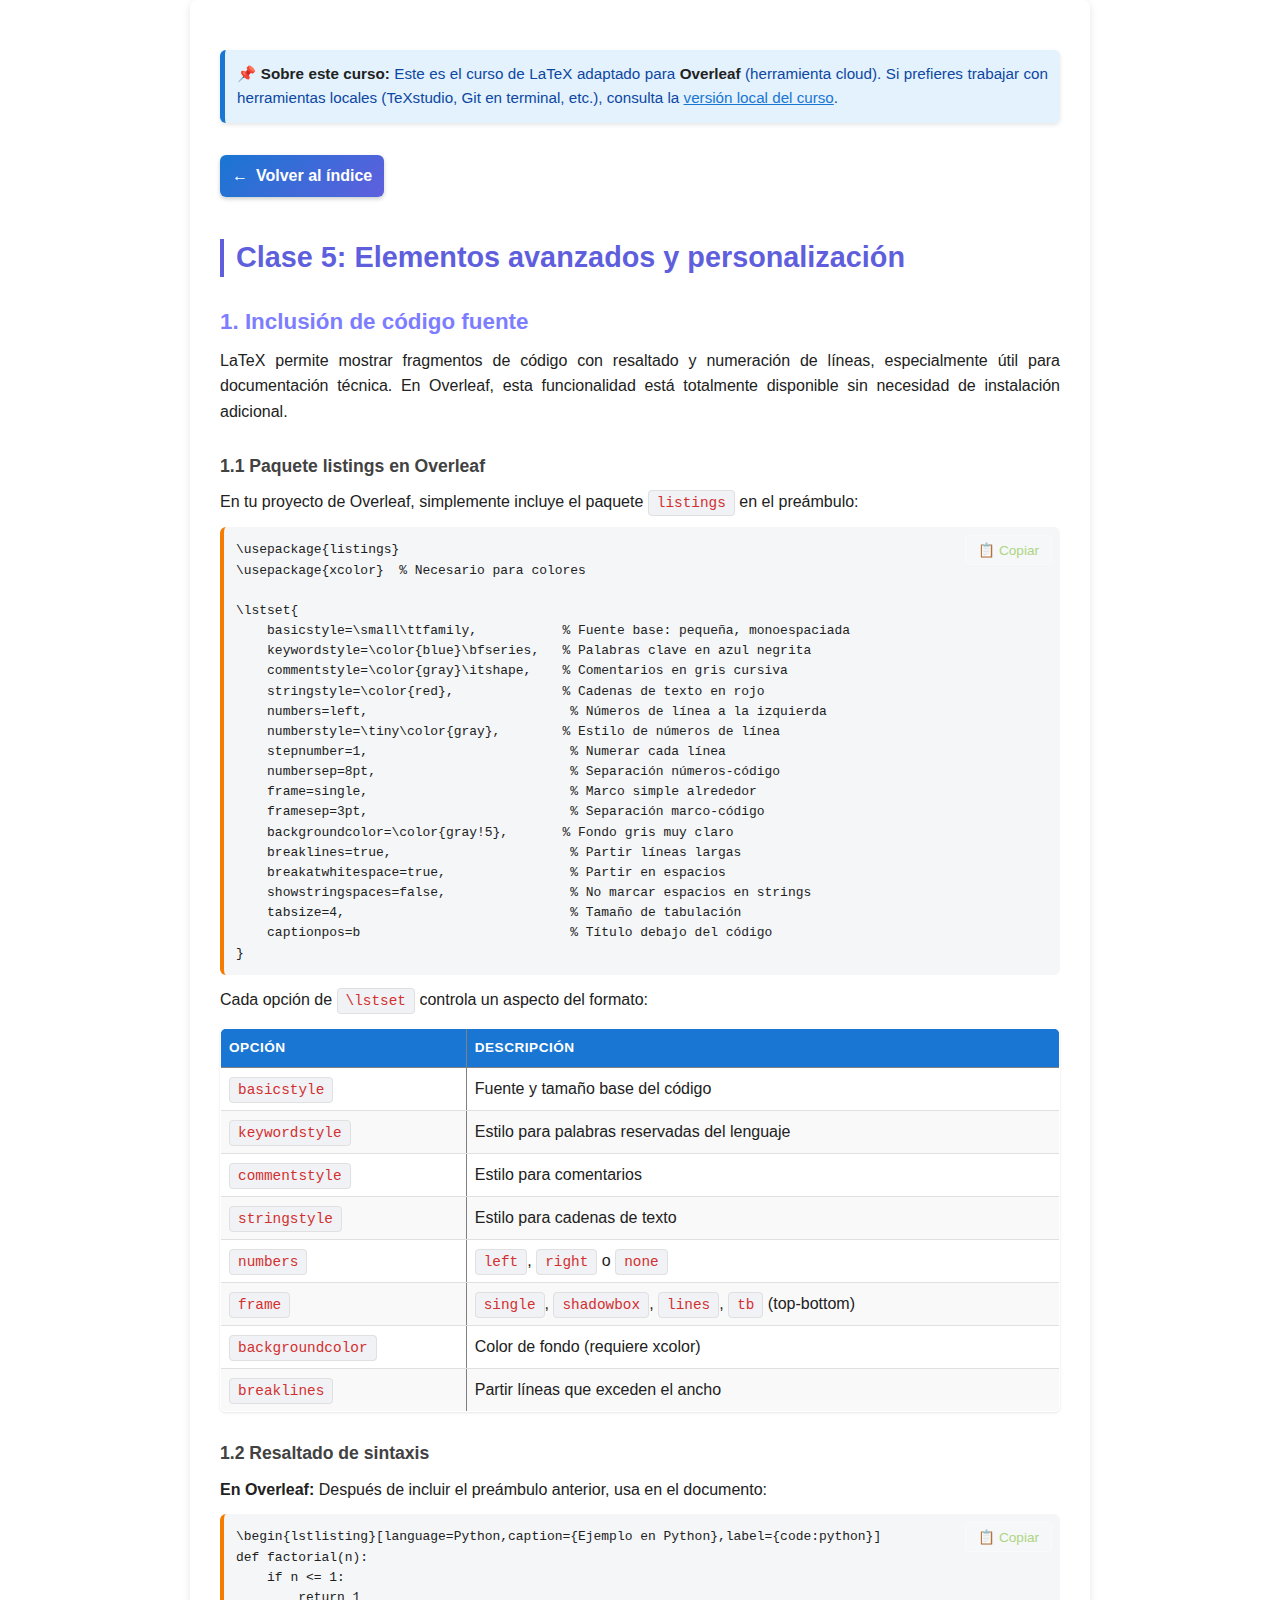
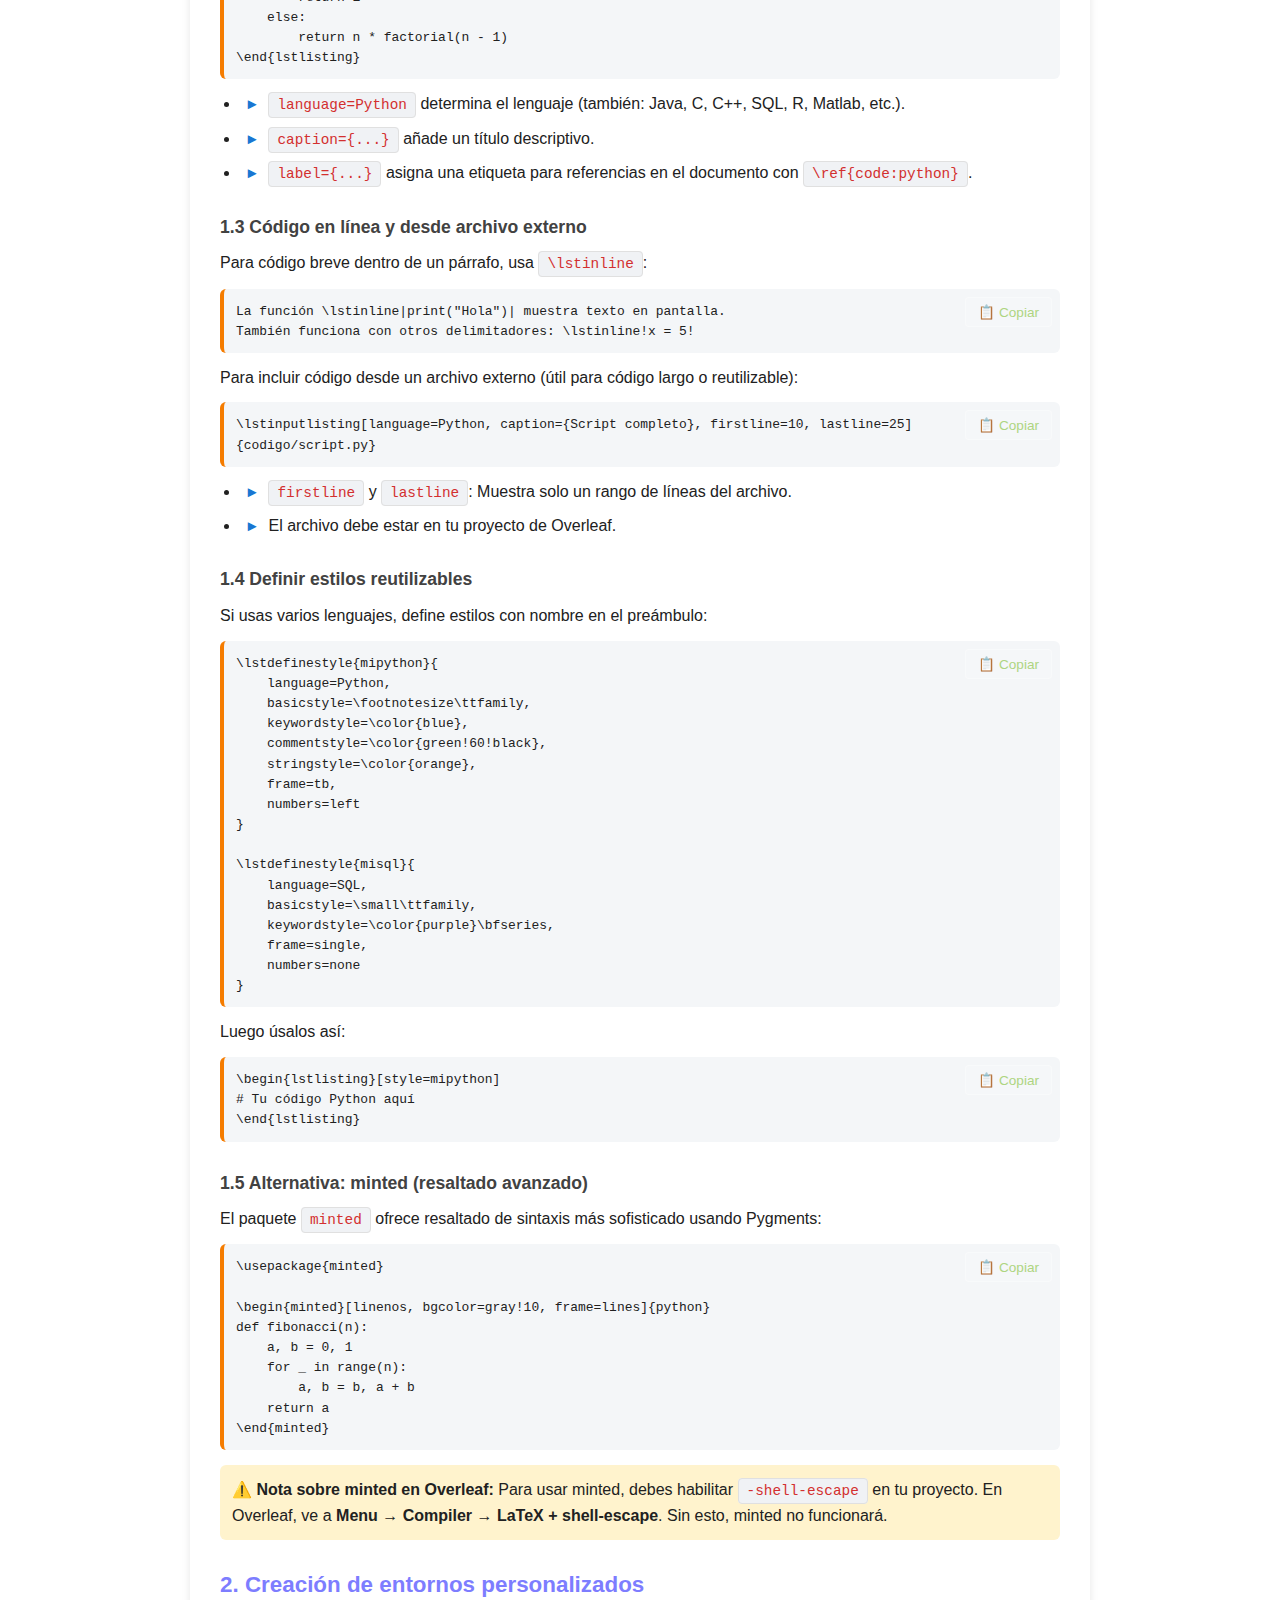
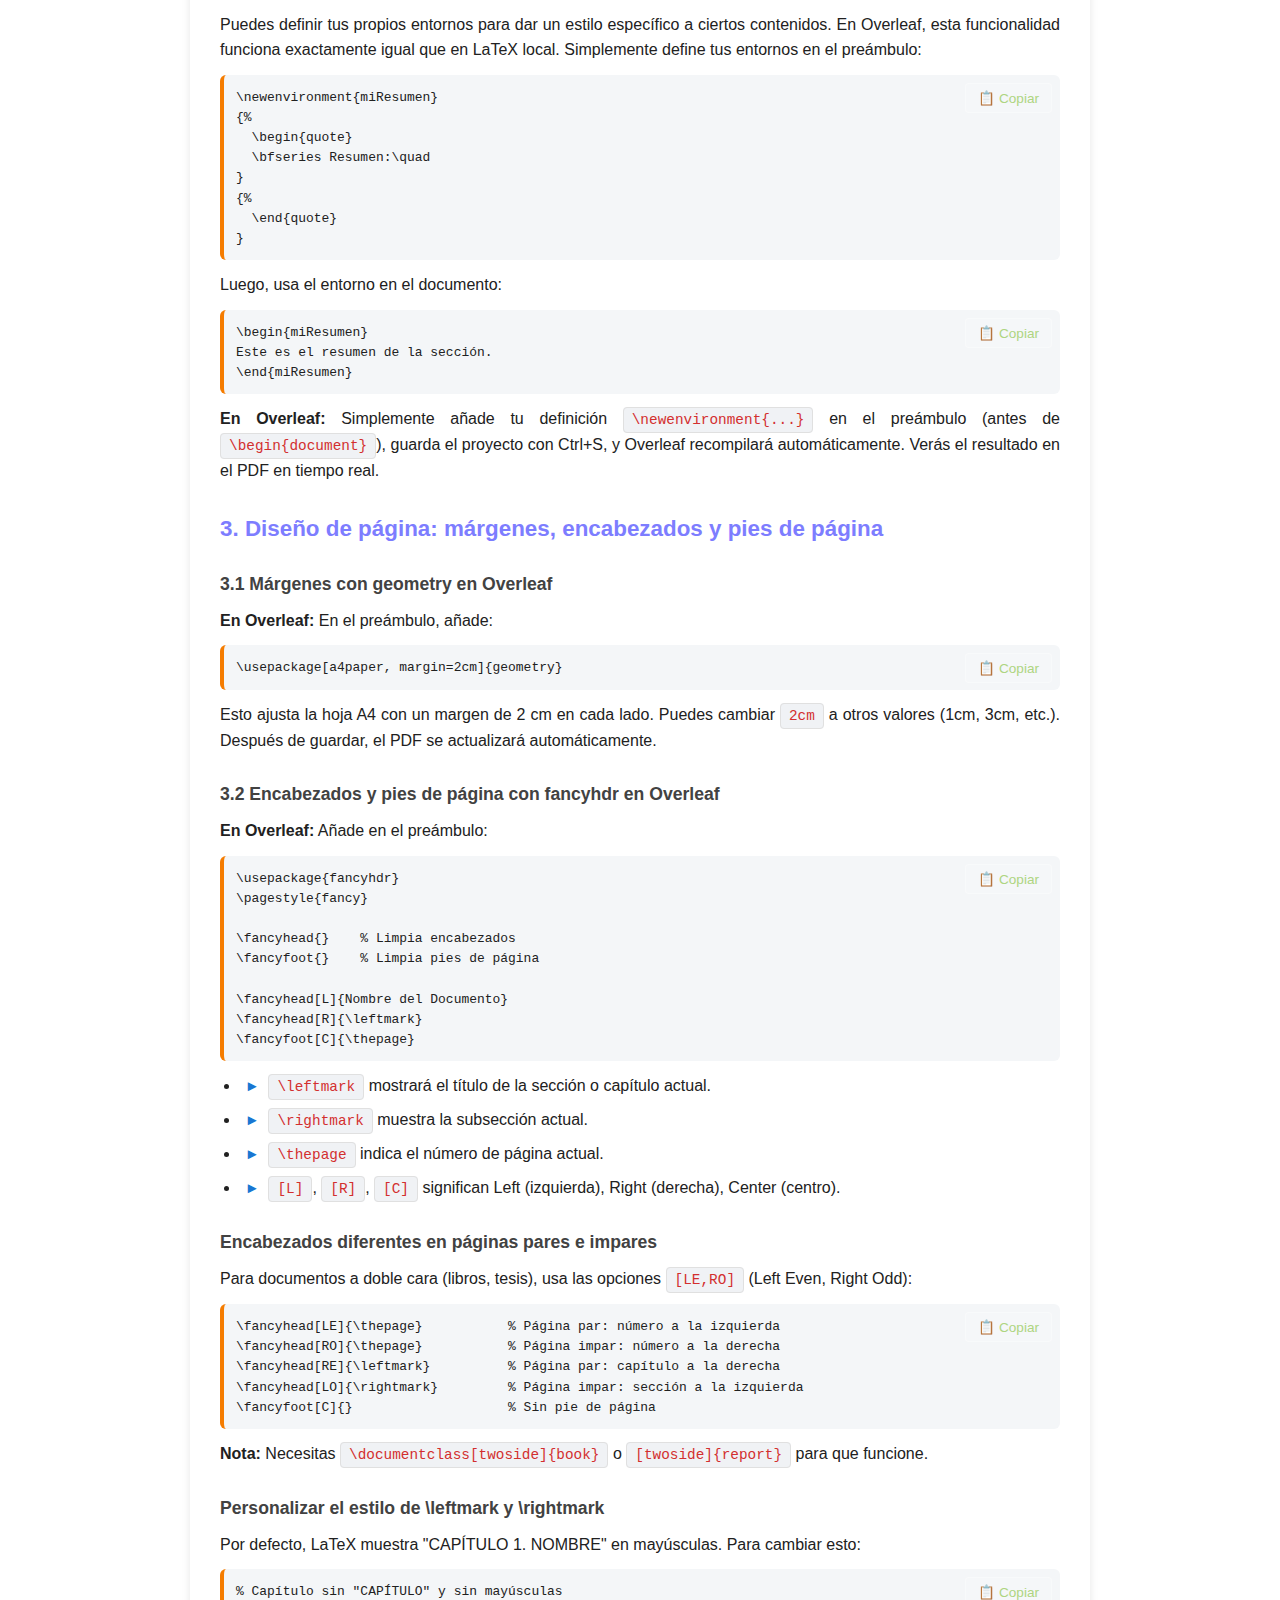
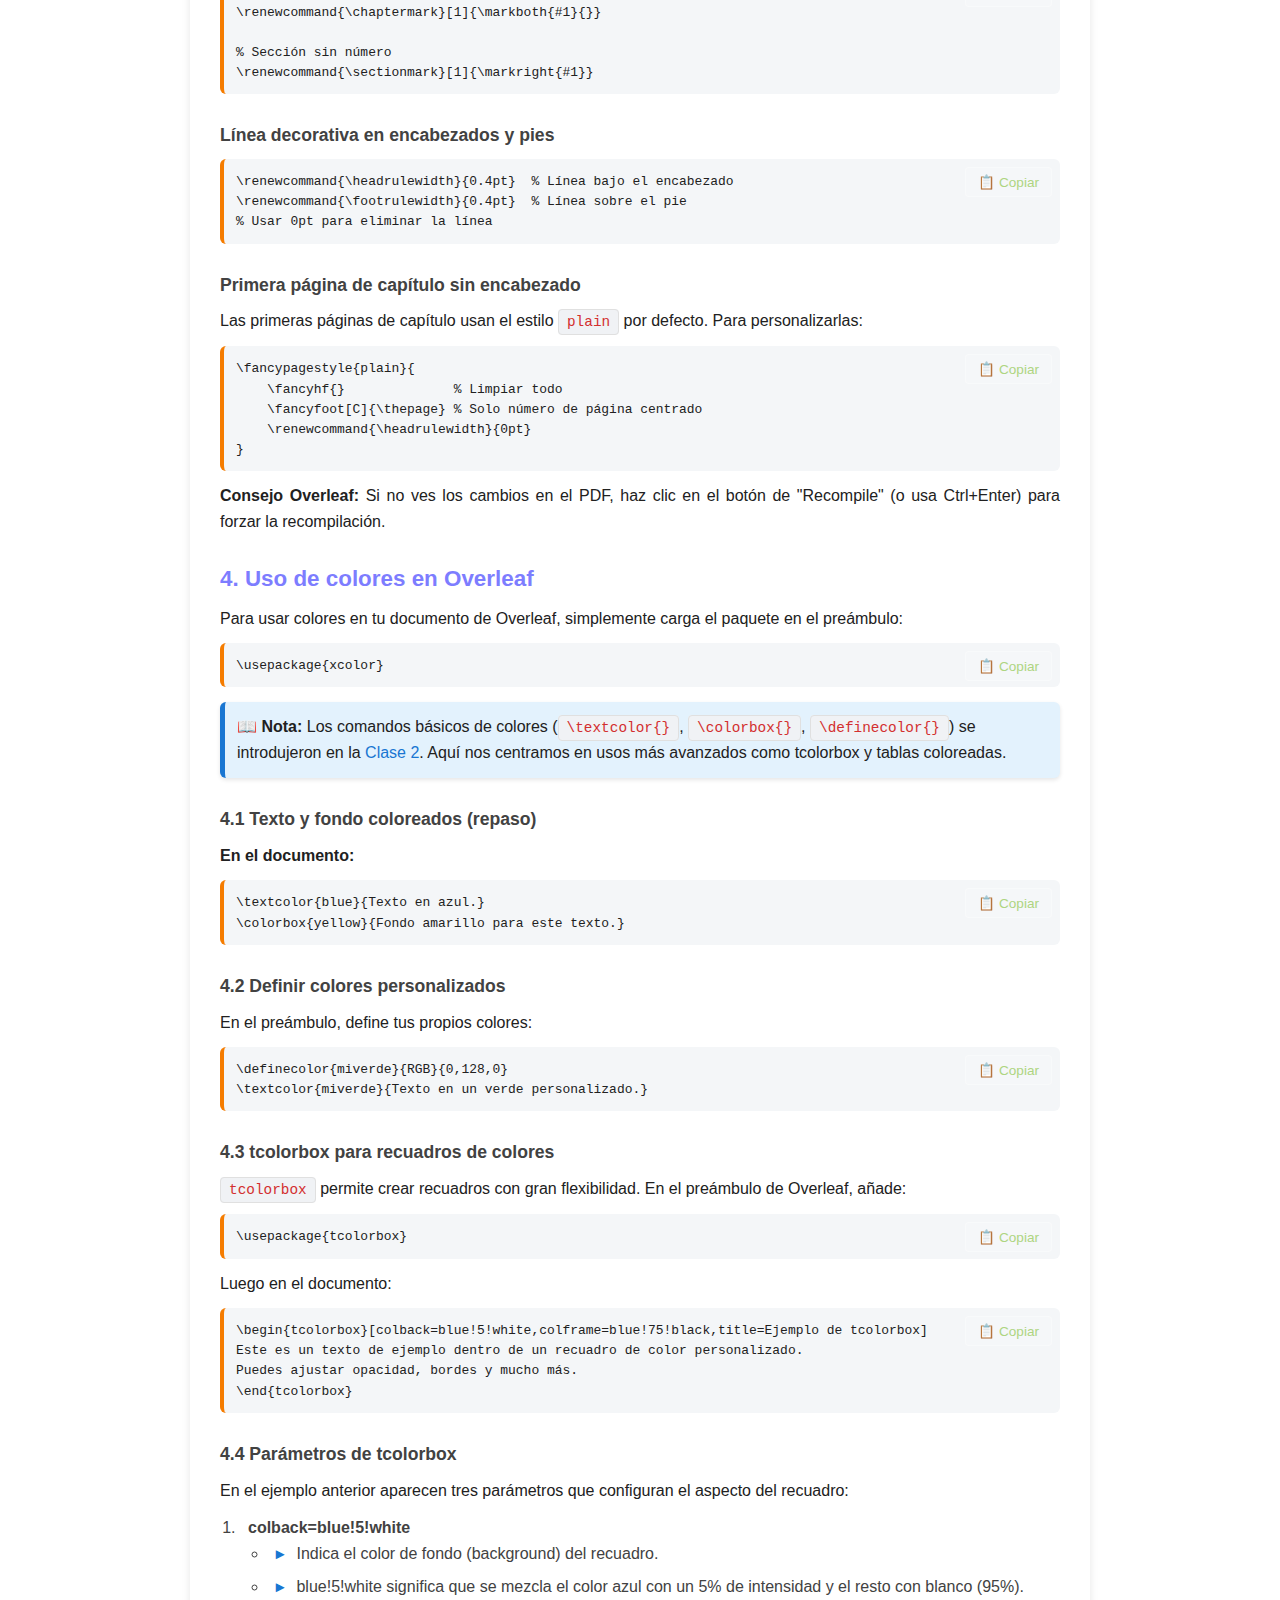
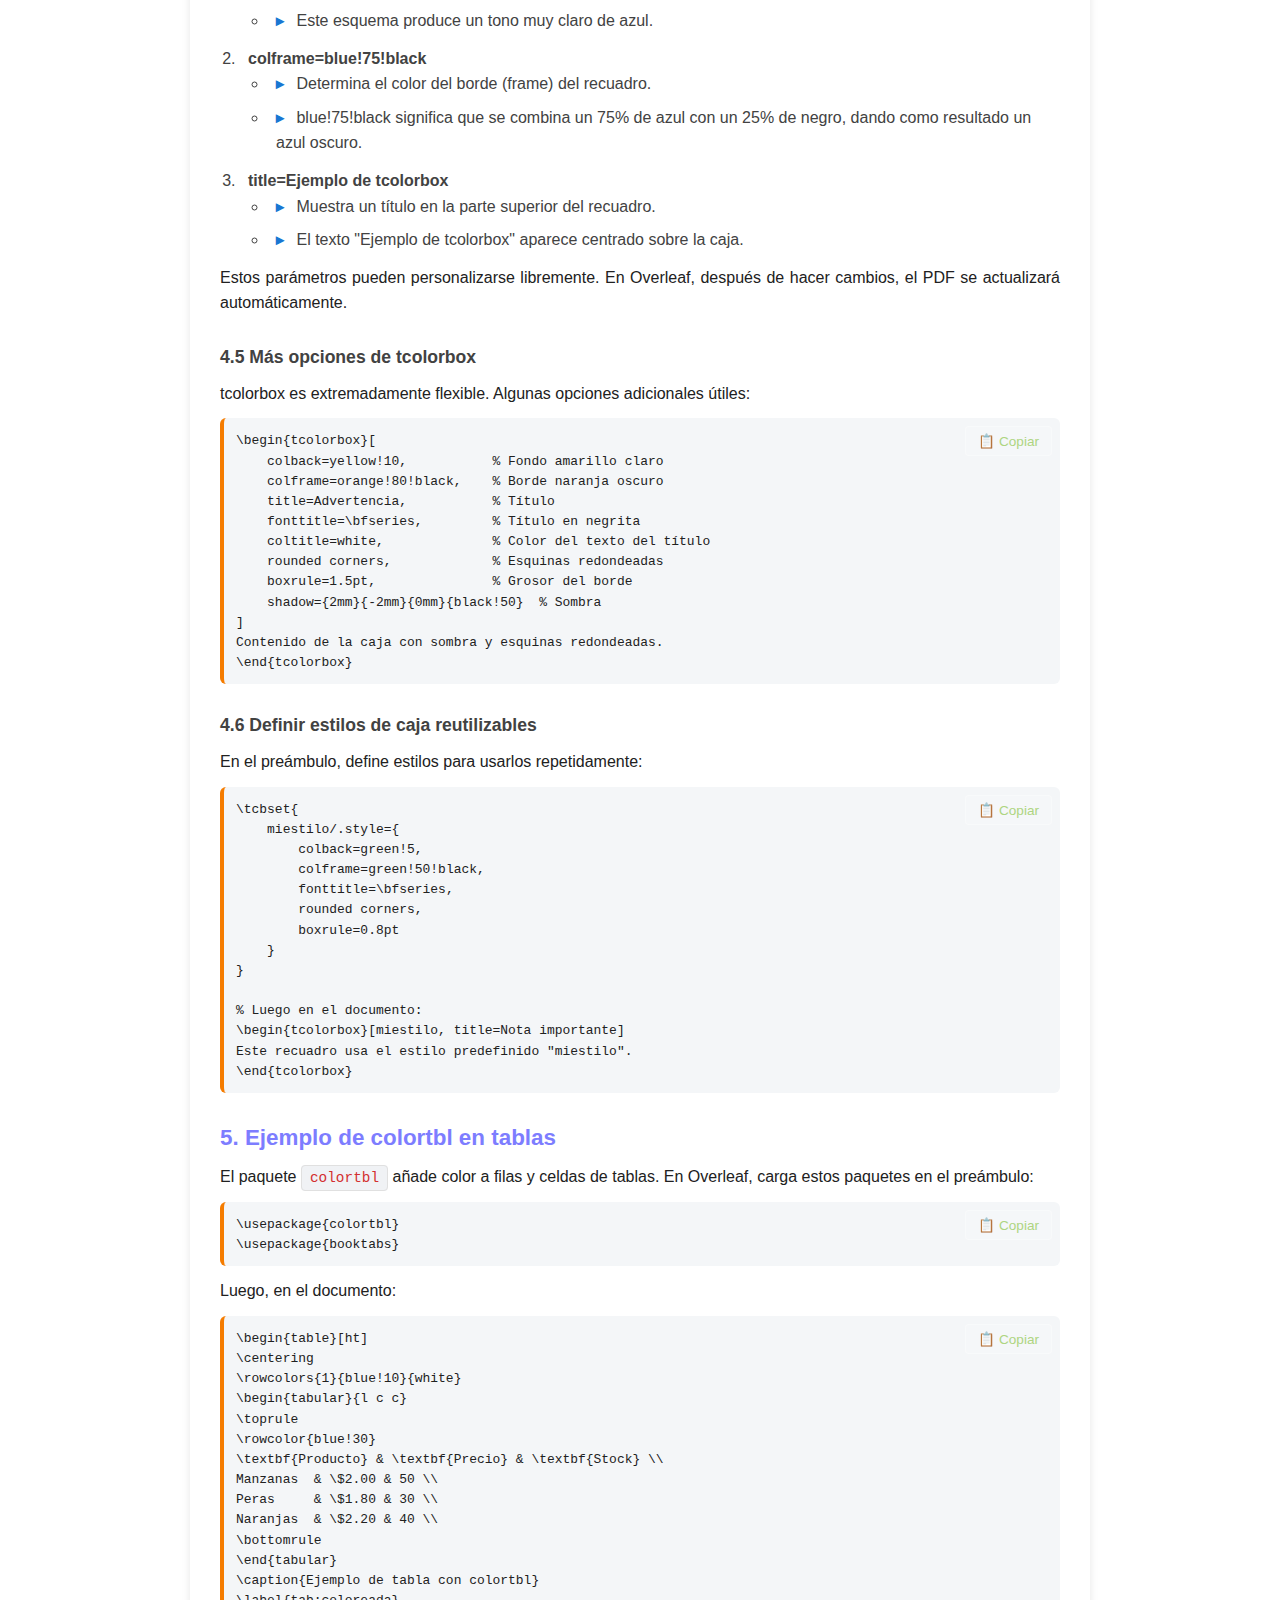
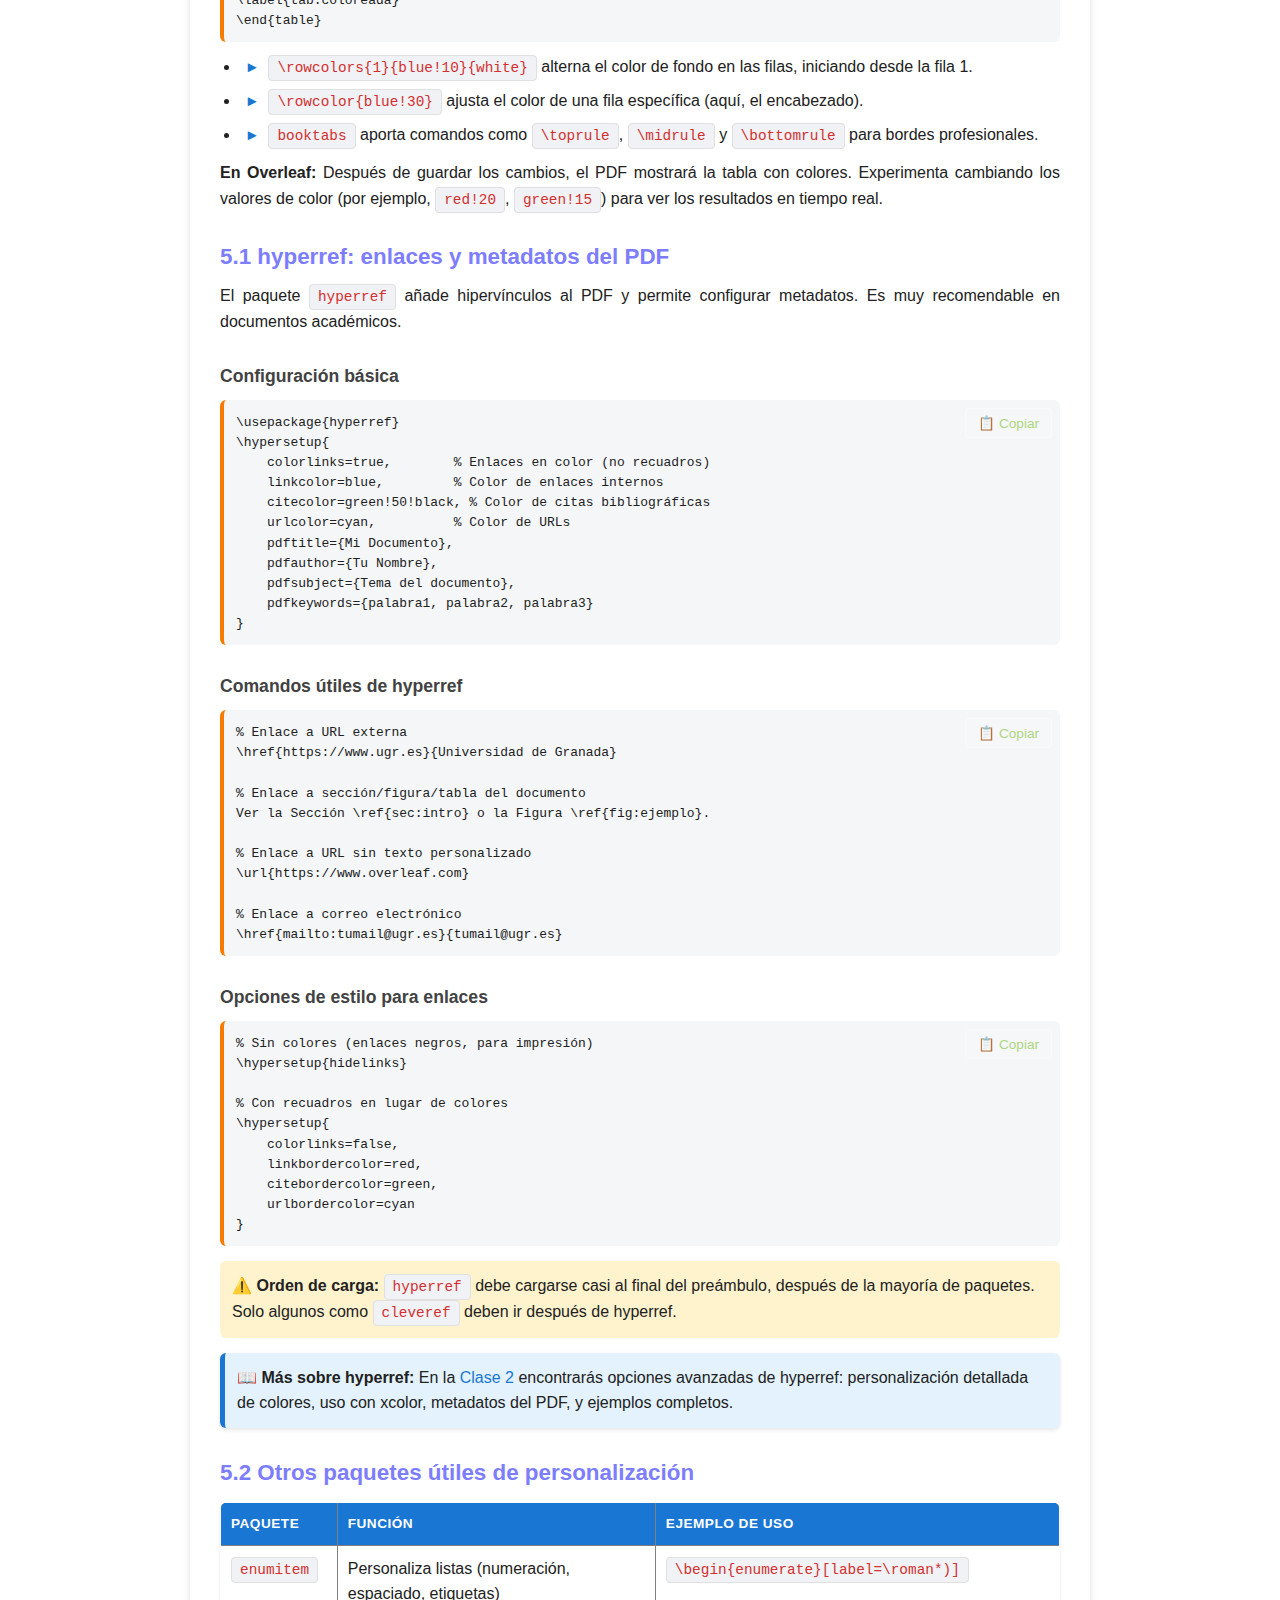
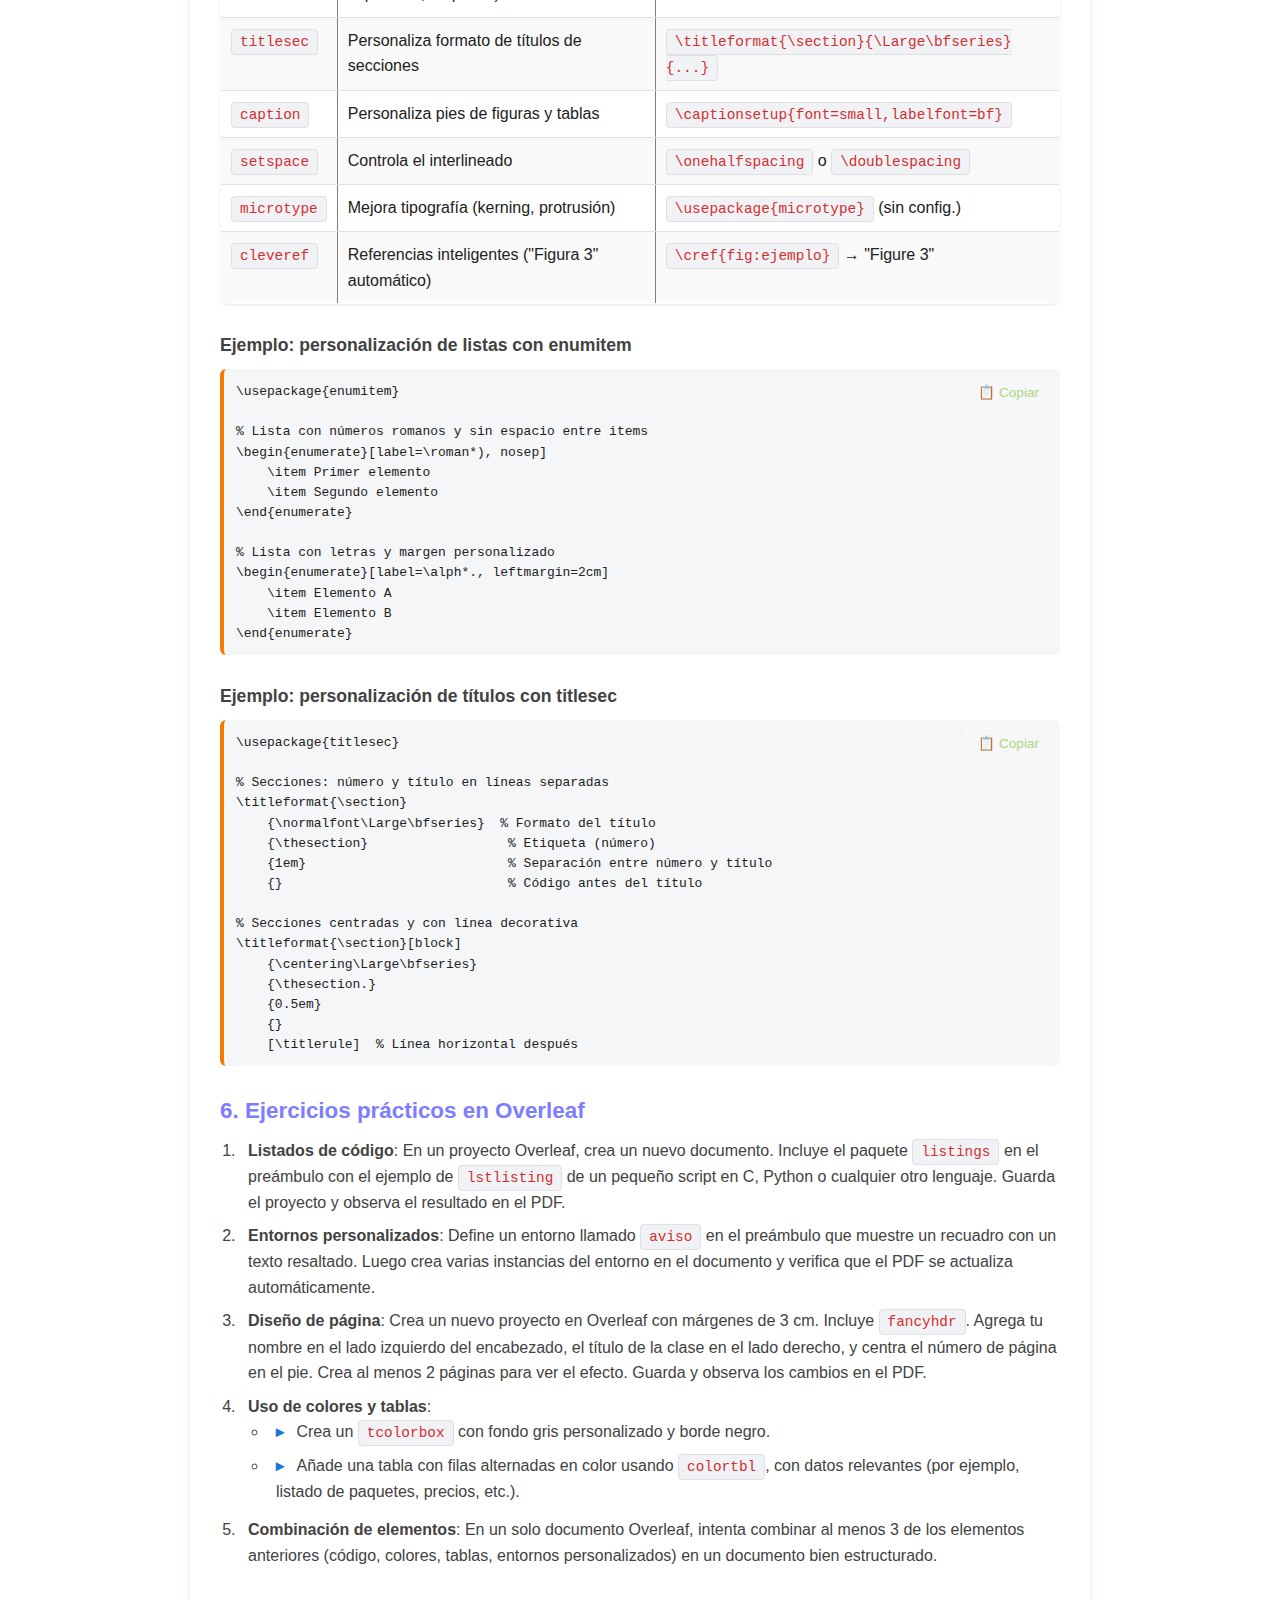
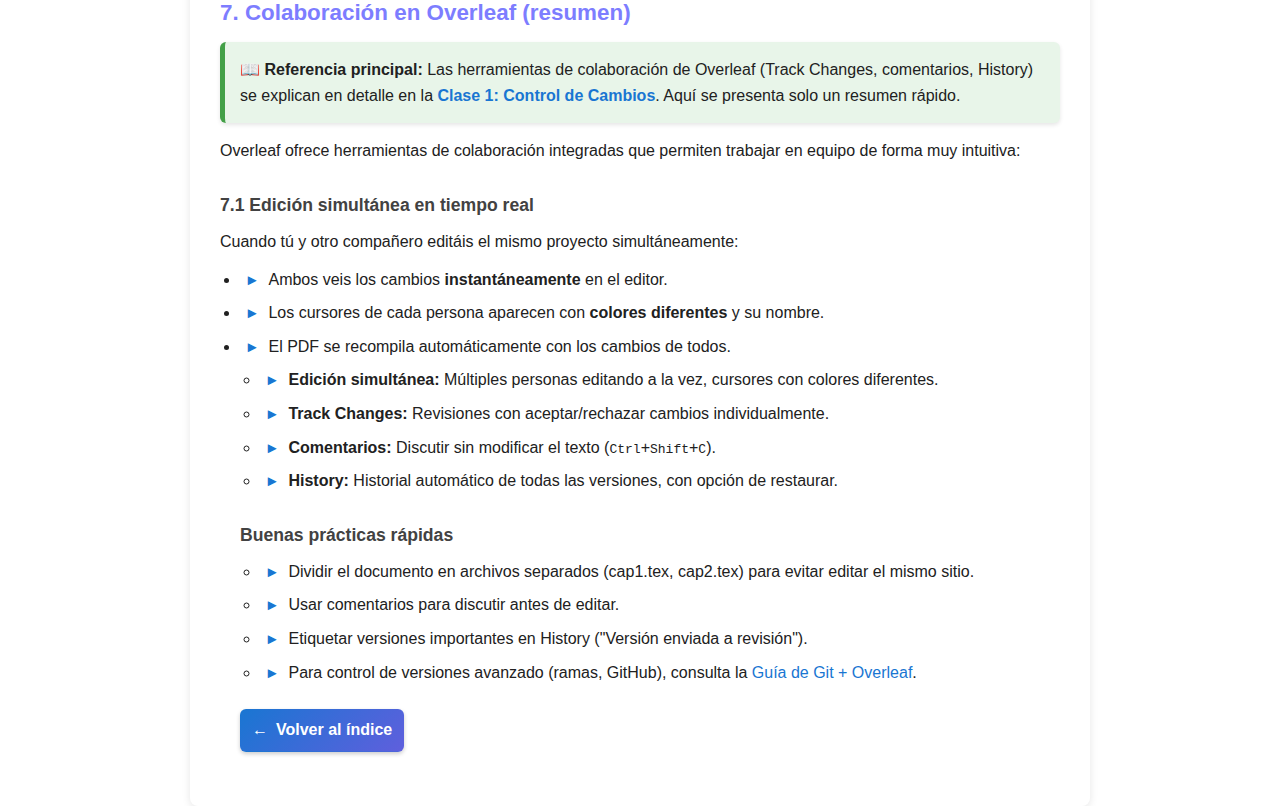
<file: clase5.html>
<!DOCTYPE html>
<html lang="es">

<head>
    <meta charset="UTF-8">
    <meta name="viewport" content="width=device-width, initial-scale=1.0">
    <meta http-equiv="Cache-Control" content="no-cache, no-store, must-revalidate">
    <meta http-equiv="Pragma" content="no-cache">
    <meta http-equiv="Expires" content="0">
    <title>LaTeX en Overleaf</title>
    <link rel="icon" type="image/svg+xml" href="favicon.svg">
    <link rel="stylesheet" href="style.css">
</head>

<body class="container">
        <div style="background-color: #e3f2fd; border-left: 4px solid #1976d2; padding: 12px; margin-top: 20px; margin-bottom: 20px; border-radius: 4px;">
        <p style="margin: 0; font-size: 0.95em; color: #0d47a1;">
            <strong>📌 Sobre este curso:</strong> Este es el curso de LaTeX adaptado para <strong>Overleaf</strong> (herramienta cloud). 
            Si prefieres trabajar con herramientas locales (TeXstudio, Git en terminal, etc.), 
            consulta la <a href="https://a105.ugr.es/latex" target="_blank" style="color: #1976d2; text-decoration: underline;">versión local del curso</a>.
        </p>
    </div>

    <p><a href="index.html" class="back-to-index">Volver al índice</a></p>
    <h2>Clase 5: Elementos avanzados y personalización</h2>

    <h3>1. Inclusión de código fuente</h3>
    <p>LaTeX permite mostrar fragmentos de código con resaltado y numeración de líneas, especialmente útil para documentación técnica. En Overleaf, esta funcionalidad está totalmente disponible sin necesidad de instalación adicional.</p>

    <h4>1.1 Paquete listings en Overleaf</h4>
    <p>En tu proyecto de Overleaf, simplemente incluye el paquete <code>listings</code> en el preámbulo:</p>
    <pre><code>\usepackage{listings}
\usepackage{xcolor}  % Necesario para colores

\lstset{
    basicstyle=\small\ttfamily,           % Fuente base: pequeña, monoespaciada
    keywordstyle=\color{blue}\bfseries,   % Palabras clave en azul negrita
    commentstyle=\color{gray}\itshape,    % Comentarios en gris cursiva
    stringstyle=\color{red},              % Cadenas de texto en rojo
    numbers=left,                          % Números de línea a la izquierda
    numberstyle=\tiny\color{gray},        % Estilo de números de línea
    stepnumber=1,                          % Numerar cada línea
    numbersep=8pt,                         % Separación números-código
    frame=single,                          % Marco simple alrededor
    framesep=3pt,                          % Separación marco-código
    backgroundcolor=\color{gray!5},       % Fondo gris muy claro
    breaklines=true,                       % Partir líneas largas
    breakatwhitespace=true,                % Partir en espacios
    showstringspaces=false,                % No marcar espacios en strings
    tabsize=4,                             % Tamaño de tabulación
    captionpos=b                           % Título debajo del código
}</code></pre>

    <p>Cada opción de <code>\lstset</code> controla un aspecto del formato:</p>
    <table border="1" style="width: 100%; border-collapse: collapse; margin: 15px 0;">
        <thead>
            <tr style="background-color: #1976d2; color: white;">
                <th style="padding: 8px;">Opción</th>
                <th style="padding: 8px;">Descripción</th>
            </tr>
        </thead>
        <tbody>
            <tr><td style="padding: 8px;"><code>basicstyle</code></td><td style="padding: 8px;">Fuente y tamaño base del código</td></tr>
            <tr style="background-color: #f9f9f9;"><td style="padding: 8px;"><code>keywordstyle</code></td><td style="padding: 8px;">Estilo para palabras reservadas del lenguaje</td></tr>
            <tr><td style="padding: 8px;"><code>commentstyle</code></td><td style="padding: 8px;">Estilo para comentarios</td></tr>
            <tr style="background-color: #f9f9f9;"><td style="padding: 8px;"><code>stringstyle</code></td><td style="padding: 8px;">Estilo para cadenas de texto</td></tr>
            <tr><td style="padding: 8px;"><code>numbers</code></td><td style="padding: 8px;"><code>left</code>, <code>right</code> o <code>none</code></td></tr>
            <tr style="background-color: #f9f9f9;"><td style="padding: 8px;"><code>frame</code></td><td style="padding: 8px;"><code>single</code>, <code>shadowbox</code>, <code>lines</code>, <code>tb</code> (top-bottom)</td></tr>
            <tr><td style="padding: 8px;"><code>backgroundcolor</code></td><td style="padding: 8px;">Color de fondo (requiere xcolor)</td></tr>
            <tr style="background-color: #f9f9f9;"><td style="padding: 8px;"><code>breaklines</code></td><td style="padding: 8px;">Partir líneas que exceden el ancho</td></tr>
        </tbody>
    </table>

    <h4>1.2 Resaltado de sintaxis</h4>
    <p><strong>En Overleaf:</strong> Después de incluir el preámbulo anterior, usa en el documento:</p>
    <pre><code>\begin{lstlisting}[language=Python,caption={Ejemplo en Python},label={code:python}]
def factorial(n):
    if n <= 1:
        return 1
    else:
        return n * factorial(n - 1)
\end{lstlisting}</code></pre>
    <ul>
        <li><code>language=Python</code> determina el lenguaje (también: Java, C, C++, SQL, R, Matlab, etc.).</li>
        <li><code>caption={...}</code> añade un título descriptivo.</li>
        <li><code>label={...}</code> asigna una etiqueta para referencias en el documento con <code>\ref{code:python}</code>.</li>
    </ul>

    <h4>1.3 Código en línea y desde archivo externo</h4>
    <p>Para código breve dentro de un párrafo, usa <code>\lstinline</code>:</p>
    <pre><code>La función \lstinline|print("Hola")| muestra texto en pantalla.
También funciona con otros delimitadores: \lstinline!x = 5!</code></pre>

    <p>Para incluir código desde un archivo externo (útil para código largo o reutilizable):</p>
    <pre><code>\lstinputlisting[language=Python, caption={Script completo}, firstline=10, lastline=25]{codigo/script.py}</code></pre>
    <ul>
        <li><code>firstline</code> y <code>lastline</code>: Muestra solo un rango de líneas del archivo.</li>
        <li>El archivo debe estar en tu proyecto de Overleaf.</li>
    </ul>

    <h4>1.4 Definir estilos reutilizables</h4>
    <p>Si usas varios lenguajes, define estilos con nombre en el preámbulo:</p>
    <pre><code>\lstdefinestyle{mipython}{
    language=Python,
    basicstyle=\footnotesize\ttfamily,
    keywordstyle=\color{blue},
    commentstyle=\color{green!60!black},
    stringstyle=\color{orange},
    frame=tb,
    numbers=left
}

\lstdefinestyle{misql}{
    language=SQL,
    basicstyle=\small\ttfamily,
    keywordstyle=\color{purple}\bfseries,
    frame=single,
    numbers=none
}</code></pre>
    <p>Luego úsalos así:</p>
    <pre><code>\begin{lstlisting}[style=mipython]
# Tu código Python aquí
\end{lstlisting}</code></pre>

    <h4>1.5 Alternativa: minted (resaltado avanzado)</h4>
    <p>El paquete <code>minted</code> ofrece resaltado de sintaxis más sofisticado usando Pygments:</p>
    <pre><code>\usepackage{minted}

\begin{minted}[linenos, bgcolor=gray!10, frame=lines]{python}
def fibonacci(n):
    a, b = 0, 1
    for _ in range(n):
        a, b = b, a + b
    return a
\end{minted}</code></pre>

    <div style="background-color: #fff3cd; padding: 12px; border-radius: 6px; margin: 15px 0;">
        <strong>⚠️ Nota sobre minted en Overleaf:</strong> Para usar minted, debes habilitar <code>-shell-escape</code> en tu proyecto. En Overleaf, ve a <strong>Menu → Compiler → LaTeX + shell-escape</strong>. Sin esto, minted no funcionará.
    </div>

    <h3>2. Creación de entornos personalizados</h3>
    <p>Puedes definir tus propios entornos para dar un estilo específico a ciertos contenidos. En Overleaf, esta funcionalidad funciona exactamente igual que en LaTeX local. Simplemente define tus entornos en el preámbulo:</p>
    <pre><code>\newenvironment{miResumen}
{%
  \begin{quote}
  \bfseries Resumen:\quad
}
{%
  \end{quote}
}
</code></pre>
    <p>Luego, usa el entorno en el documento:</p>
    <pre><code>\begin{miResumen}
Este es el resumen de la sección.
\end{miResumen}
</code></pre>

    <p><strong>En Overleaf:</strong> Simplemente añade tu definición <code>\newenvironment{...}</code> en el preámbulo (antes de <code>\begin{document}</code>), guarda el proyecto con Ctrl+S, y Overleaf recompilará automáticamente. Verás el resultado en el PDF en tiempo real.</p>

    <h3>3. Diseño de página: márgenes, encabezados y pies de página</h3>

    <h4>3.1 Márgenes con geometry en Overleaf</h4>
    <p><strong>En Overleaf:</strong> En el preámbulo, añade:</p>
    <pre><code>\usepackage[a4paper, margin=2cm]{geometry}
</code></pre>
    <p>Esto ajusta la hoja A4 con un margen de 2 cm en cada lado. Puedes cambiar <code>2cm</code> a otros valores (1cm, 3cm, etc.). Después de guardar, el PDF se actualizará automáticamente.</p>

    <h4>3.2 Encabezados y pies de página con fancyhdr en Overleaf</h4>
    <p><strong>En Overleaf:</strong> Añade en el preámbulo:</p>
    <pre><code>\usepackage{fancyhdr}
\pagestyle{fancy}

\fancyhead{}    % Limpia encabezados
\fancyfoot{}    % Limpia pies de página

\fancyhead[L]{Nombre del Documento}
\fancyhead[R]{\leftmark}
\fancyfoot[C]{\thepage}</code></pre>
    <ul>
        <li><code>\leftmark</code> mostrará el título de la sección o capítulo actual.</li>
        <li><code>\rightmark</code> muestra la subsección actual.</li>
        <li><code>\thepage</code> indica el número de página actual.</li>
        <li><code>[L]</code>, <code>[R]</code>, <code>[C]</code> significan Left (izquierda), Right (derecha), Center (centro).</li>
    </ul>

    <h5>Encabezados diferentes en páginas pares e impares</h5>
    <p>Para documentos a doble cara (libros, tesis), usa las opciones <code>[LE,RO]</code> (Left Even, Right Odd):</p>
    <pre><code>\fancyhead[LE]{\thepage}           % Página par: número a la izquierda
\fancyhead[RO]{\thepage}           % Página impar: número a la derecha
\fancyhead[RE]{\leftmark}          % Página par: capítulo a la derecha
\fancyhead[LO]{\rightmark}         % Página impar: sección a la izquierda
\fancyfoot[C]{}                    % Sin pie de página</code></pre>
    <p><strong>Nota:</strong> Necesitas <code>\documentclass[twoside]{book}</code> o <code>[twoside]{report}</code> para que funcione.</p>

    <h5>Personalizar el estilo de \leftmark y \rightmark</h5>
    <p>Por defecto, LaTeX muestra "CAPÍTULO 1. NOMBRE" en mayúsculas. Para cambiar esto:</p>
    <pre><code>% Capítulo sin "CAPÍTULO" y sin mayúsculas
\renewcommand{\chaptermark}[1]{\markboth{#1}{}}

% Sección sin número
\renewcommand{\sectionmark}[1]{\markright{#1}}</code></pre>

    <h5>Línea decorativa en encabezados y pies</h5>
    <pre><code>\renewcommand{\headrulewidth}{0.4pt}  % Línea bajo el encabezado
\renewcommand{\footrulewidth}{0.4pt}  % Línea sobre el pie
% Usar 0pt para eliminar la línea</code></pre>

    <h5>Primera página de capítulo sin encabezado</h5>
    <p>Las primeras páginas de capítulo usan el estilo <code>plain</code> por defecto. Para personalizarlas:</p>
    <pre><code>\fancypagestyle{plain}{
    \fancyhf{}              % Limpiar todo
    \fancyfoot[C]{\thepage} % Solo número de página centrado
    \renewcommand{\headrulewidth}{0pt}
}</code></pre>

    <p><strong>Consejo Overleaf:</strong> Si no ves los cambios en el PDF, haz clic en el botón de "Recompile" (o usa Ctrl+Enter) para forzar la recompilación.</p>

    <h3>4. Uso de colores en Overleaf</h3>
    <p>Para usar colores en tu documento de Overleaf, simplemente carga el paquete en el preámbulo:</p>
    <pre><code>\usepackage{xcolor}</code></pre>
    
    <div style="background-color: #e3f2fd; padding: 12px; border-radius: 6px; margin: 15px 0;">
        <strong>📖 Nota:</strong> Los comandos básicos de colores (<code>\textcolor{}</code>, <code>\colorbox{}</code>, <code>\definecolor{}</code>) se introdujeron en la <a href="clase2.html">Clase 2</a>. Aquí nos centramos en usos más avanzados como tcolorbox y tablas coloreadas.
    </div>

    <h4>4.1 Texto y fondo coloreados (repaso)</h4>
    <p><strong>En el documento:</strong></p>
    <pre><code>\textcolor{blue}{Texto en azul.}
\colorbox{yellow}{Fondo amarillo para este texto.}
</code></pre>

    <h4>4.2 Definir colores personalizados</h4>
    <p>En el preámbulo, define tus propios colores:</p>
    <pre><code>\definecolor{miverde}{RGB}{0,128,0}
\textcolor{miverde}{Texto en un verde personalizado.}
</code></pre>

    <h4>4.3 tcolorbox para recuadros de colores</h4>
    <p><code>tcolorbox</code> permite crear recuadros con gran flexibilidad. En el preámbulo de Overleaf, añade:</p>
    <pre><code>\usepackage{tcolorbox}
</code></pre>
    <p>Luego en el documento:</p>
    <pre><code>\begin{tcolorbox}[colback=blue!5!white,colframe=blue!75!black,title=Ejemplo de tcolorbox]
Este es un texto de ejemplo dentro de un recuadro de color personalizado.  
Puedes ajustar opacidad, bordes y mucho más.
\end{tcolorbox}
</code></pre>

<h4>4.4 Parámetros de tcolorbox</h4>
<p>En el ejemplo anterior aparecen tres parámetros que configuran el aspecto del recuadro:</p>

<ol>
    <li><strong>colback=blue!5!white</strong>
        <ul>
            <li>Indica el color de fondo (background) del recuadro.</li>
            <li>blue!5!white significa que se mezcla el color azul con un 5% de intensidad y el resto con blanco (95%).</li>
            <li>Este esquema produce un tono muy claro de azul.</li>
        </ul>
    </li>
    
    <li><strong>colframe=blue!75!black</strong>
        <ul>
            <li>Determina el color del borde (frame) del recuadro.</li>
            <li>blue!75!black significa que se combina un 75% de azul con un 25% de negro, dando como resultado un azul oscuro.</li>
        </ul>
    </li>
    
    <li><strong>title=Ejemplo de tcolorbox</strong>
        <ul>
            <li>Muestra un título en la parte superior del recuadro.</li>
            <li>El texto "Ejemplo de tcolorbox" aparece centrado sobre la caja.</li>
        </ul>
    </li>
</ol>

<p>Estos parámetros pueden personalizarse libremente. En Overleaf, después de hacer cambios, el PDF se actualizará automáticamente.</p>

    <h4>4.5 Más opciones de tcolorbox</h4>
    <p>tcolorbox es extremadamente flexible. Algunas opciones adicionales útiles:</p>
    <pre><code>\begin{tcolorbox}[
    colback=yellow!10,           % Fondo amarillo claro
    colframe=orange!80!black,    % Borde naranja oscuro
    title=Advertencia,           % Título
    fonttitle=\bfseries,         % Título en negrita
    coltitle=white,              % Color del texto del título
    rounded corners,             % Esquinas redondeadas
    boxrule=1.5pt,               % Grosor del borde
    shadow={2mm}{-2mm}{0mm}{black!50}  % Sombra
]
Contenido de la caja con sombra y esquinas redondeadas.
\end{tcolorbox}</code></pre>

    <h4>4.6 Definir estilos de caja reutilizables</h4>
    <p>En el preámbulo, define estilos para usarlos repetidamente:</p>
    <pre><code>\tcbset{
    miestilo/.style={
        colback=green!5,
        colframe=green!50!black,
        fonttitle=\bfseries,
        rounded corners,
        boxrule=0.8pt
    }
}

% Luego en el documento:
\begin{tcolorbox}[miestilo, title=Nota importante]
Este recuadro usa el estilo predefinido "miestilo".
\end{tcolorbox}</code></pre>

    <h3>5. Ejemplo de colortbl en tablas</h3>
    <p>El paquete <code>colortbl</code> añade color a filas y celdas de tablas. En Overleaf, carga estos paquetes en el preámbulo:</p>
    <pre><code>\usepackage{colortbl}
\usepackage{booktabs}
</code></pre>

    <p>Luego, en el documento:</p>
    <pre><code>\begin{table}[ht]
\centering
\rowcolors{1}{blue!10}{white}
\begin{tabular}{l c c}
\toprule
\rowcolor{blue!30}
\textbf{Producto} & \textbf{Precio} & \textbf{Stock} \\
Manzanas  & \$2.00 & 50 \\
Peras     & \$1.80 & 30 \\
Naranjas  & \$2.20 & 40 \\
\bottomrule
\end{tabular}
\caption{Ejemplo de tabla con colortbl}
\label{tab:coloreada}
\end{table}
</code></pre>
    <ul>
        <li><code>\rowcolors{1}{blue!10}{white}</code> alterna el color de fondo en las filas, iniciando desde la fila 1.</li>
        <li><code>\rowcolor{blue!30}</code> ajusta el color de una fila específica (aquí, el encabezado).</li>
        <li><code>booktabs</code> aporta comandos como <code>\toprule</code>, <code>\midrule</code> y <code>\bottomrule</code> para bordes profesionales.</li>
    </ul>

    <p><strong>En Overleaf:</strong> Después de guardar los cambios, el PDF mostrará la tabla con colores. Experimenta cambiando los valores de color (por ejemplo, <code>red!20</code>, <code>green!15</code>) para ver los resultados en tiempo real.</p>

    <h3>5.1 hyperref: enlaces y metadatos del PDF</h3>
    <p>El paquete <code>hyperref</code> añade hipervínculos al PDF y permite configurar metadatos. Es muy recomendable en documentos académicos.</p>
    
    <h4>Configuración básica</h4>
    <pre><code>\usepackage{hyperref}
\hypersetup{
    colorlinks=true,        % Enlaces en color (no recuadros)
    linkcolor=blue,         % Color de enlaces internos
    citecolor=green!50!black, % Color de citas bibliográficas
    urlcolor=cyan,          % Color de URLs
    pdftitle={Mi Documento},
    pdfauthor={Tu Nombre},
    pdfsubject={Tema del documento},
    pdfkeywords={palabra1, palabra2, palabra3}
}</code></pre>

    <h4>Comandos útiles de hyperref</h4>
    <pre><code>% Enlace a URL externa
\href{https://www.ugr.es}{Universidad de Granada}

% Enlace a sección/figura/tabla del documento
Ver la Sección \ref{sec:intro} o la Figura \ref{fig:ejemplo}.

% Enlace a URL sin texto personalizado
\url{https://www.overleaf.com}

% Enlace a correo electrónico
\href{mailto:tumail@ugr.es}{tumail@ugr.es}</code></pre>

    <h4>Opciones de estilo para enlaces</h4>
    <pre><code>% Sin colores (enlaces negros, para impresión)
\hypersetup{hidelinks}

% Con recuadros en lugar de colores
\hypersetup{
    colorlinks=false,
    linkbordercolor=red,
    citebordercolor=green,
    urlbordercolor=cyan
}</code></pre>

    <div style="background-color: #fff3cd; padding: 12px; border-radius: 6px; margin: 15px 0;">
        <strong>⚠️ Orden de carga:</strong> <code>hyperref</code> debe cargarse casi al final del preámbulo, después de la mayoría de paquetes. Solo algunos como <code>cleveref</code> deben ir después de hyperref.
    </div>

    <div style="background-color: #e3f2fd; padding: 12px; border-radius: 6px; margin: 15px 0;">
        <strong>📖 Más sobre hyperref:</strong> En la <a href="clase2.html#hyperref">Clase 2</a> encontrarás opciones avanzadas de hyperref: personalización detallada de colores, uso con xcolor, metadatos del PDF, y ejemplos completos.
    </div>

    <h3>5.2 Otros paquetes útiles de personalización</h3>
    <table border="1" style="width: 100%; border-collapse: collapse; margin: 15px 0;">
        <thead>
            <tr style="background-color: #1976d2; color: white;">
                <th style="padding: 10px;">Paquete</th>
                <th style="padding: 10px;">Función</th>
                <th style="padding: 10px;">Ejemplo de uso</th>
            </tr>
        </thead>
        <tbody>
            <tr>
                <td style="padding: 10px;"><code>enumitem</code></td>
                <td style="padding: 10px;">Personaliza listas (numeración, espaciado, etiquetas)</td>
                <td style="padding: 10px;"><code>\begin{enumerate}[label=\roman*)]</code></td>
            </tr>
            <tr style="background-color: #f9f9f9;">
                <td style="padding: 10px;"><code>titlesec</code></td>
                <td style="padding: 10px;">Personaliza formato de títulos de secciones</td>
                <td style="padding: 10px;"><code>\titleformat{\section}{\Large\bfseries}{...}</code></td>
            </tr>
            <tr>
                <td style="padding: 10px;"><code>caption</code></td>
                <td style="padding: 10px;">Personaliza pies de figuras y tablas</td>
                <td style="padding: 10px;"><code>\captionsetup{font=small,labelfont=bf}</code></td>
            </tr>
            <tr style="background-color: #f9f9f9;">
                <td style="padding: 10px;"><code>setspace</code></td>
                <td style="padding: 10px;">Controla el interlineado</td>
                <td style="padding: 10px;"><code>\onehalfspacing</code> o <code>\doublespacing</code></td>
            </tr>
            <tr>
                <td style="padding: 10px;"><code>microtype</code></td>
                <td style="padding: 10px;">Mejora tipografía (kerning, protrusión)</td>
                <td style="padding: 10px;"><code>\usepackage{microtype}</code> (sin config.)</td>
            </tr>
            <tr style="background-color: #f9f9f9;">
                <td style="padding: 10px;"><code>cleveref</code></td>
                <td style="padding: 10px;">Referencias inteligentes ("Figura 3" automático)</td>
                <td style="padding: 10px;"><code>\cref{fig:ejemplo}</code> → "Figure 3"</td>
            </tr>
        </tbody>
    </table>

    <h4>Ejemplo: personalización de listas con enumitem</h4>
    <pre><code>\usepackage{enumitem}

% Lista con números romanos y sin espacio entre items
\begin{enumerate}[label=\roman*), nosep]
    \item Primer elemento
    \item Segundo elemento
\end{enumerate}

% Lista con letras y margen personalizado
\begin{enumerate}[label=\alph*., leftmargin=2cm]
    \item Elemento A
    \item Elemento B
\end{enumerate}</code></pre>

    <h4>Ejemplo: personalización de títulos con titlesec</h4>
    <pre><code>\usepackage{titlesec}

% Secciones: número y título en líneas separadas
\titleformat{\section}
    {\normalfont\Large\bfseries}  % Formato del título
    {\thesection}                  % Etiqueta (número)
    {1em}                          % Separación entre número y título
    {}                             % Código antes del título

% Secciones centradas y con línea decorativa
\titleformat{\section}[block]
    {\centering\Large\bfseries}
    {\thesection.}
    {0.5em}
    {}
    [\titlerule]  % Línea horizontal después</code></pre>

    <h3>6. Ejercicios prácticos en Overleaf</h3>
    <ol>
        <li><strong>Listados de código</strong>: En un proyecto Overleaf, crea un nuevo documento. Incluye el paquete <code>listings</code> en el preámbulo con el ejemplo de <code>lstlisting</code> de un pequeño script en C, Python o cualquier otro lenguaje. Guarda el proyecto y observa el resultado en el PDF.</li>
        
        <li><strong>Entornos personalizados</strong>: Define un entorno llamado <code>aviso</code> en el preámbulo que muestre un recuadro con un texto resaltado. Luego crea varias instancias del entorno en el documento y verifica que el PDF se actualiza automáticamente.</li>
        
        <li><strong>Diseño de página</strong>: Crea un nuevo proyecto en Overleaf con márgenes de 3 cm. Incluye <code>fancyhdr</code>. Agrega tu nombre en el lado izquierdo del encabezado, el título de la clase en el lado derecho, y centra el número de página en el pie. Crea al menos 2 páginas para ver el efecto. Guarda y observa los cambios en el PDF.</li>
        
        <li><strong>Uso de colores y tablas</strong>:
            <ul>
                <li>Crea un <code>tcolorbox</code> con fondo gris personalizado y borde negro.</li>
                <li>Añade una tabla con filas alternadas en color usando <code>colortbl</code>, con datos relevantes (por ejemplo, listado de paquetes, precios, etc.).</li>
            </ul>
        </li>
        
        <li><strong>Combinación de elementos</strong>: En un solo documento Overleaf, intenta combinar al menos 3 de los elementos anteriores (código, colores, tablas, entornos personalizados) en un documento bien estructurado.</li>
    </ol>

    <h3>7. Colaboración en Overleaf (resumen)</h3>
    
    <div style="background-color: #e8f5e9; padding: 15px; border-radius: 8px; margin: 15px 0; border-left: 4px solid #4caf50;">
        <strong>📖 Referencia principal:</strong> Las herramientas de colaboración de Overleaf (Track Changes, comentarios, History) se explican en detalle en la <a href="clase1.html#colaboracion"><strong>Clase 1: Control de Cambios</strong></a>. Aquí se presenta solo un resumen rápido.
    </div>
    
    <p>Overleaf ofrece herramientas de colaboración integradas que permiten trabajar en equipo de forma muy intuitiva:</p>

    <h4>7.1 Edición simultánea en tiempo real</h4>
    <p>Cuando tú y otro compañero editáis el mismo proyecto simultáneamente:</p>
    <ul>
        <li>Ambos veis los cambios <strong>instantáneamente</strong> en el editor.</li>
        <li>Los cursores de cada persona aparecen con <strong>colores diferentes</strong> y su nombre.</li>
        <li>El PDF se recompila automáticamente con los cambios de todos.</li>
    <ul>
        <li><strong>Edición simultánea:</strong> Múltiples personas editando a la vez, cursores con colores diferentes.</li>
        <li><strong>Track Changes:</strong> Revisiones con aceptar/rechazar cambios individualmente.</li>
        <li><strong>Comentarios:</strong> Discutir sin modificar el texto (<kbd>Ctrl</kbd>+<kbd>Shift</kbd>+<kbd>C</kbd>).</li>
        <li><strong>History:</strong> Historial automático de todas las versiones, con opción de restaurar.</li>
    </ul>

    <h4>Buenas prácticas rápidas</h4>
    <ul>
        <li>Dividir el documento en archivos separados (cap1.tex, cap2.tex) para evitar editar el mismo sitio.</li>
        <li>Usar comentarios para discutir antes de editar.</li>
        <li>Etiquetar versiones importantes en History ("Versión enviada a revisión").</li>
        <li>Para control de versiones avanzado (ramas, GitHub), consulta la <a href="git-faq.html">Guía de Git + Overleaf</a>.</li>
    </ul>

    <p><a href="index.html" class="back-to-index">Volver al índice</a></p>

    <script>
        /**
         * Agregar botones de copiar a portapapeles para bloques de código
         * Funciona con cualquier elemento <pre><code>
         */
        document.addEventListener('DOMContentLoaded', function() {
            // Seleccionar todos los bloques de código
            const codeBlocks = document.querySelectorAll('pre');
            
            codeBlocks.forEach(function(pre) {
                // Crear contenedor para el bloque de código
                const container = document.createElement('div');
                container.className = 'code-container';
                
                // Envolver el <pre> en el contenedor
                pre.parentNode.insertBefore(container, pre);
                container.appendChild(pre);
                
                // Crear el botón de copiar
                const copyButton = document.createElement('button');
                copyButton.className = 'copy-button';
                copyButton.type = 'button';
                copyButton.title = 'Copiar al portapapeles';
                copyButton.innerHTML = `
                    <span class="copy-icon">📋 Copiar</span>
                    <span class="copied-icon">✓ Copiado</span>
                `;
                
                // Agregar el botón al contenedor (antes del <pre>)
                container.insertBefore(copyButton, pre);
                
                // Agregar funcionalidad de copiar
                copyButton.addEventListener('click', function() {
                    // Obtener el texto del código
                    const code = pre.innerText;
                    
                    // Copiar al portapapeles
                    navigator.clipboard.writeText(code).then(function() {
                        // Cambiar estilo del botón momentáneamente
                        copyButton.classList.add('copied');
                        
                        // Volver al estado normal después de 2 segundos
                        setTimeout(function() {
                            copyButton.classList.remove('copied');
                        }, 2000);
                    }).catch(function(err) {
                        // Alternativa si clipboard API no funciona
                        console.error('Error al copiar: ', err);
                        // Mostrar fallback (seleccionar y copiar manualmente)
                        const textArea = document.createElement('textarea');
                        textArea.value = code;
                        document.body.appendChild(textArea);
                        textArea.select();
                        try {
                            document.execCommand('copy');
                            copyButton.classList.add('copied');
                            setTimeout(function() {
                                copyButton.classList.remove('copied');
                            }, 2000);
                        } catch (err) {
                            alert('No se pudo copiar. Por favor, usa Ctrl+C manualmente.');
                        }
                        document.body.removeChild(textArea);
                    });
                });
            });
        });
    </script>
</body>

</html>
</file>
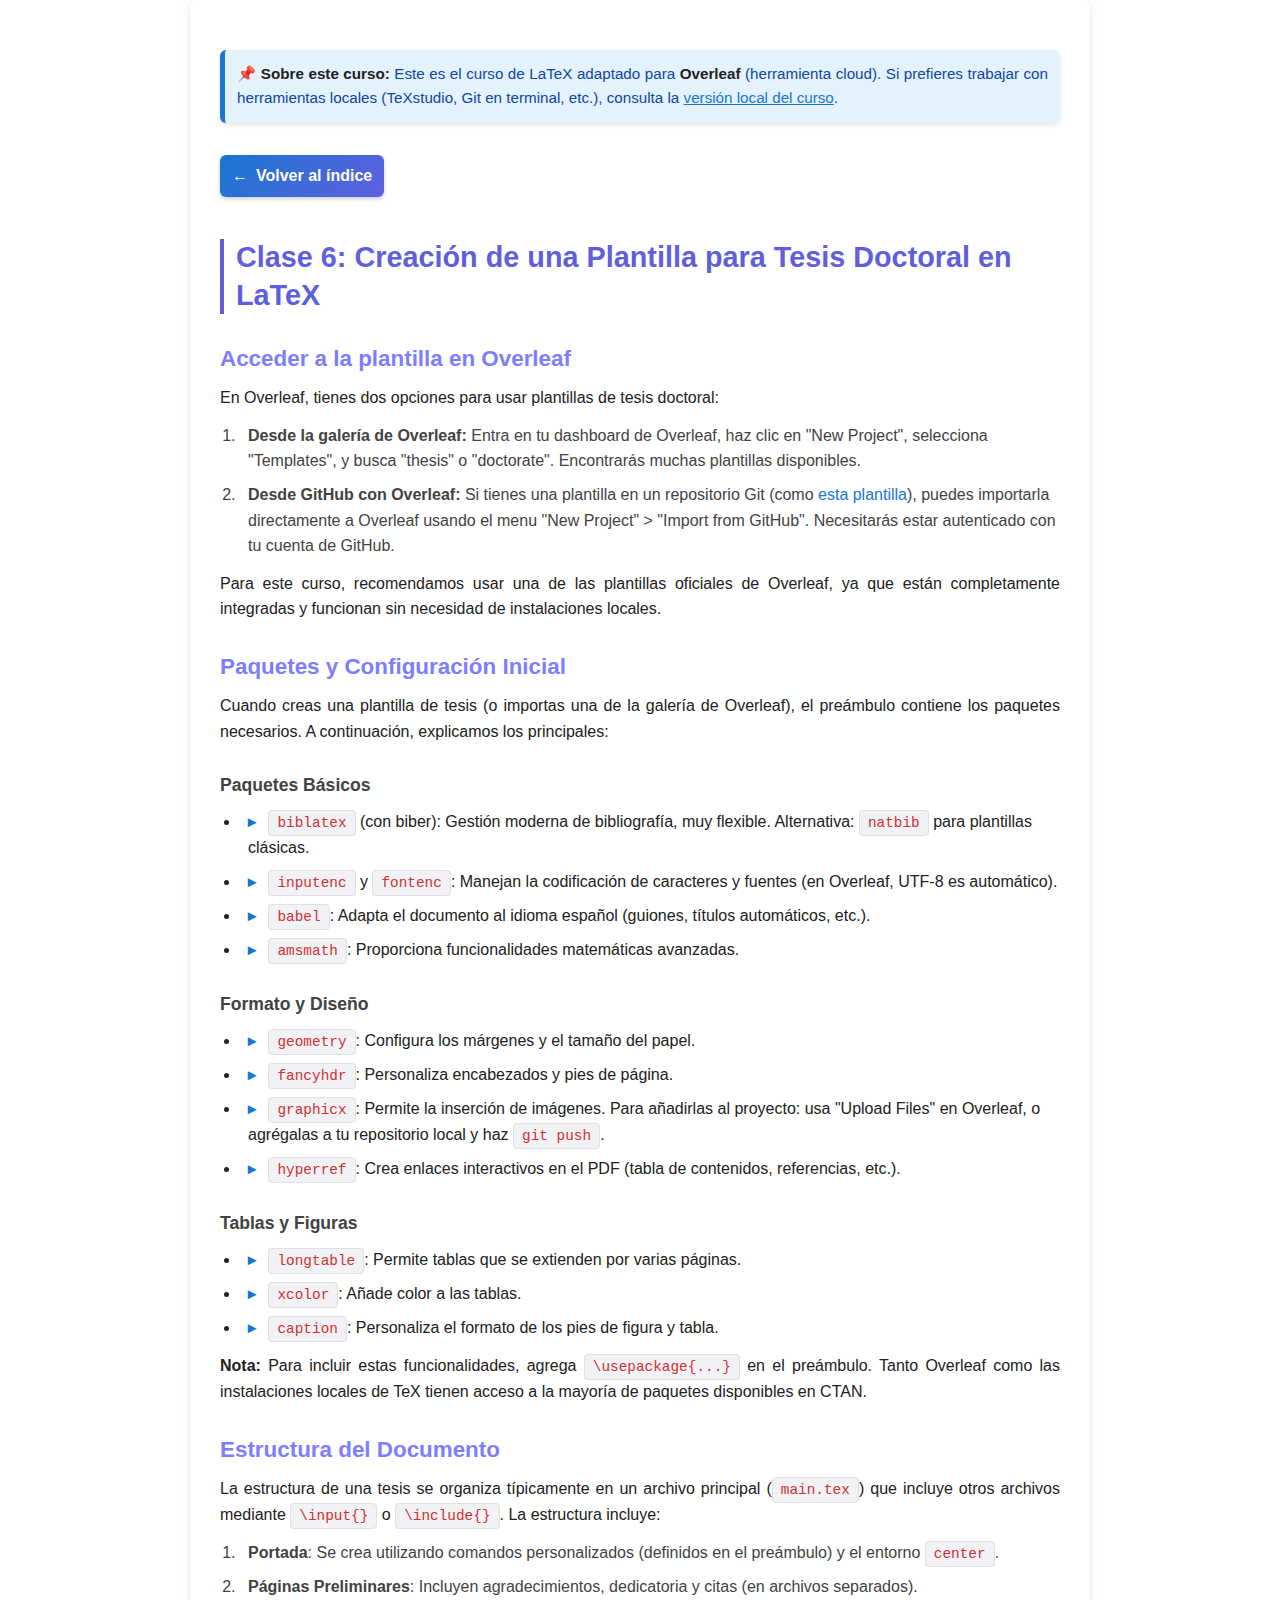
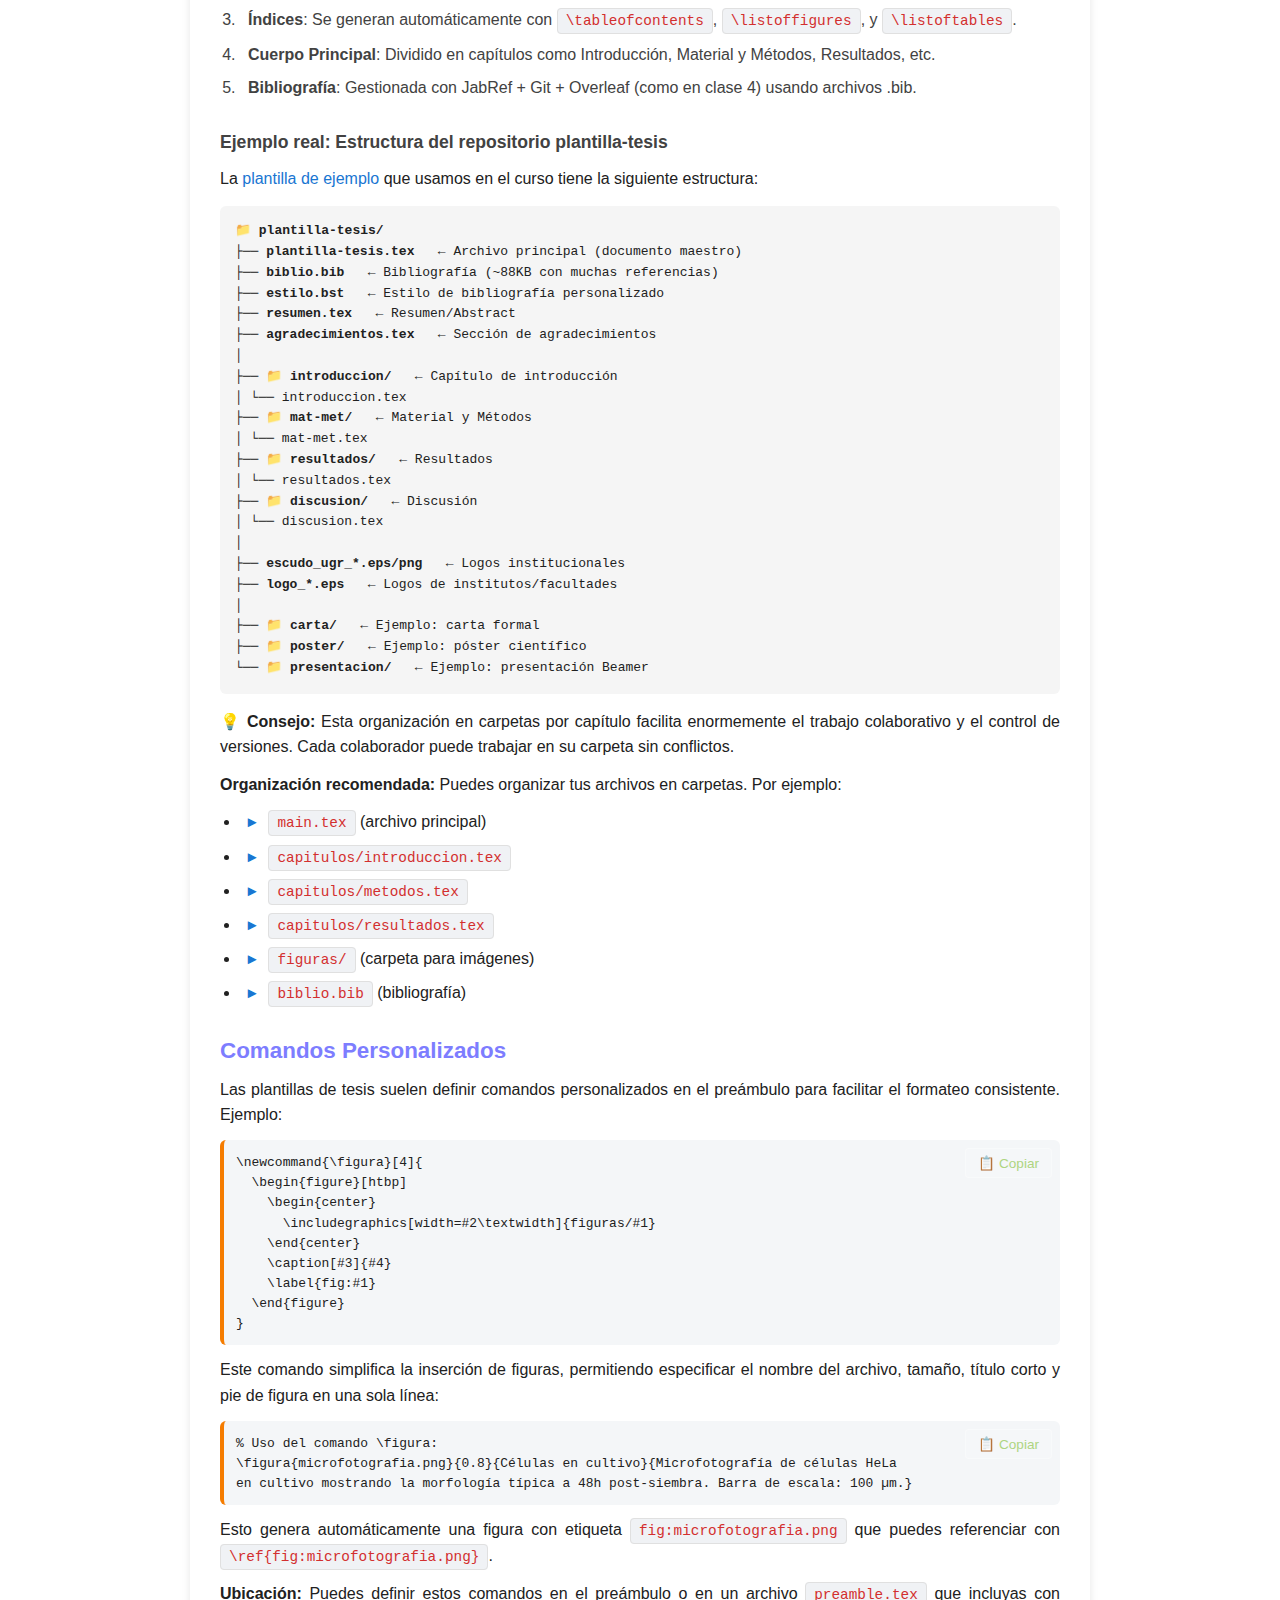
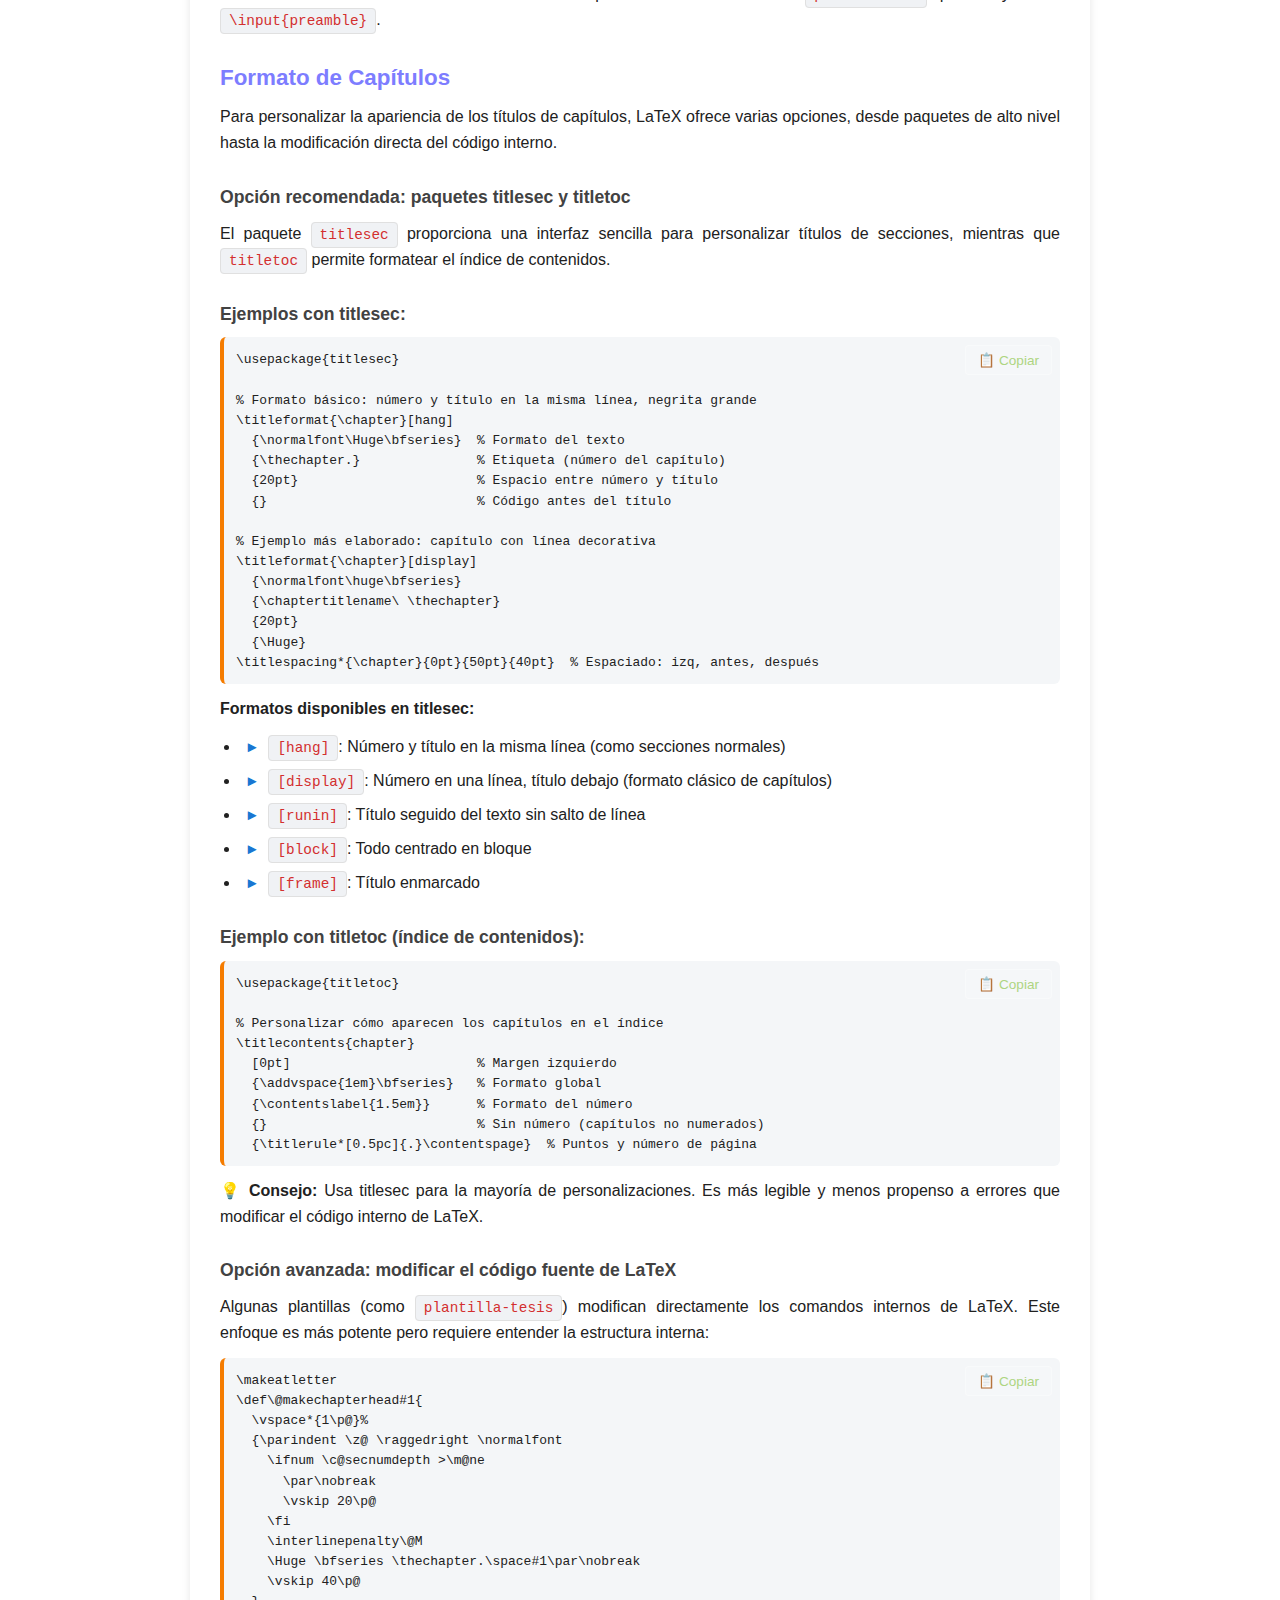
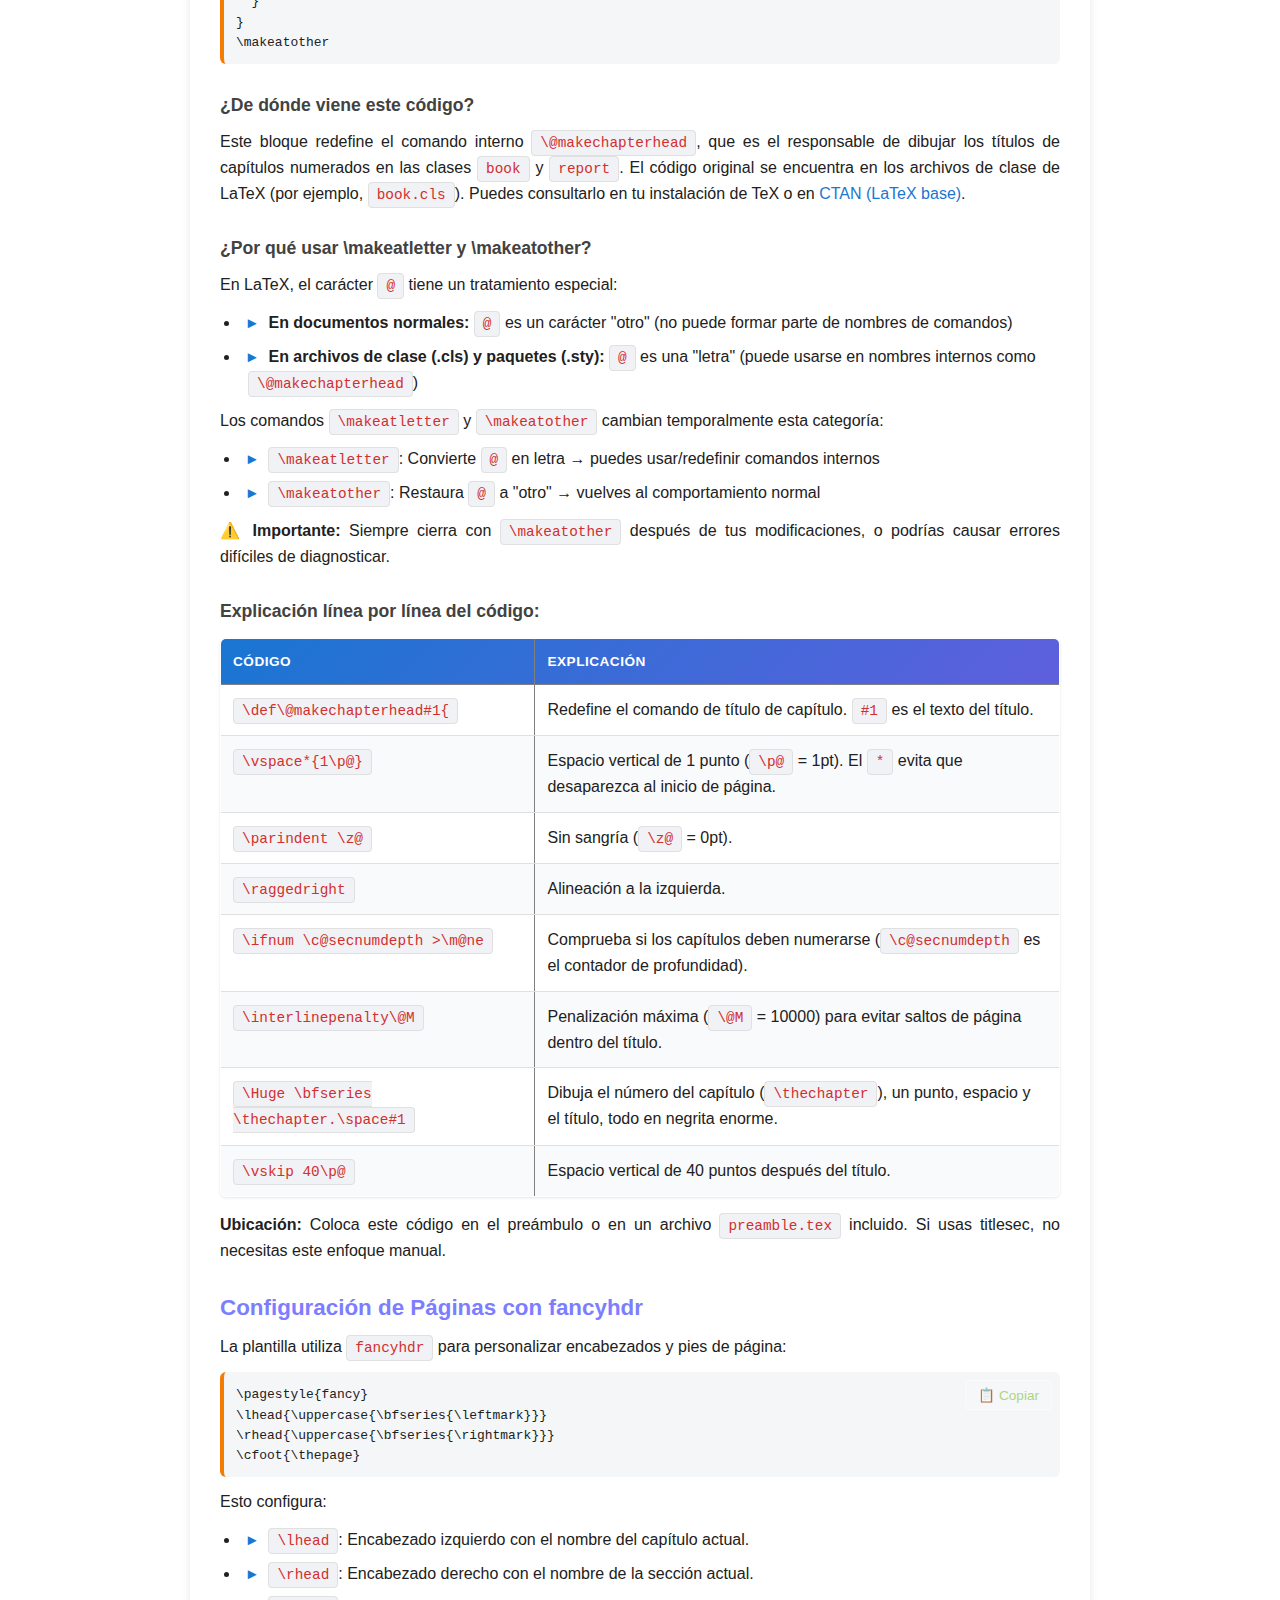
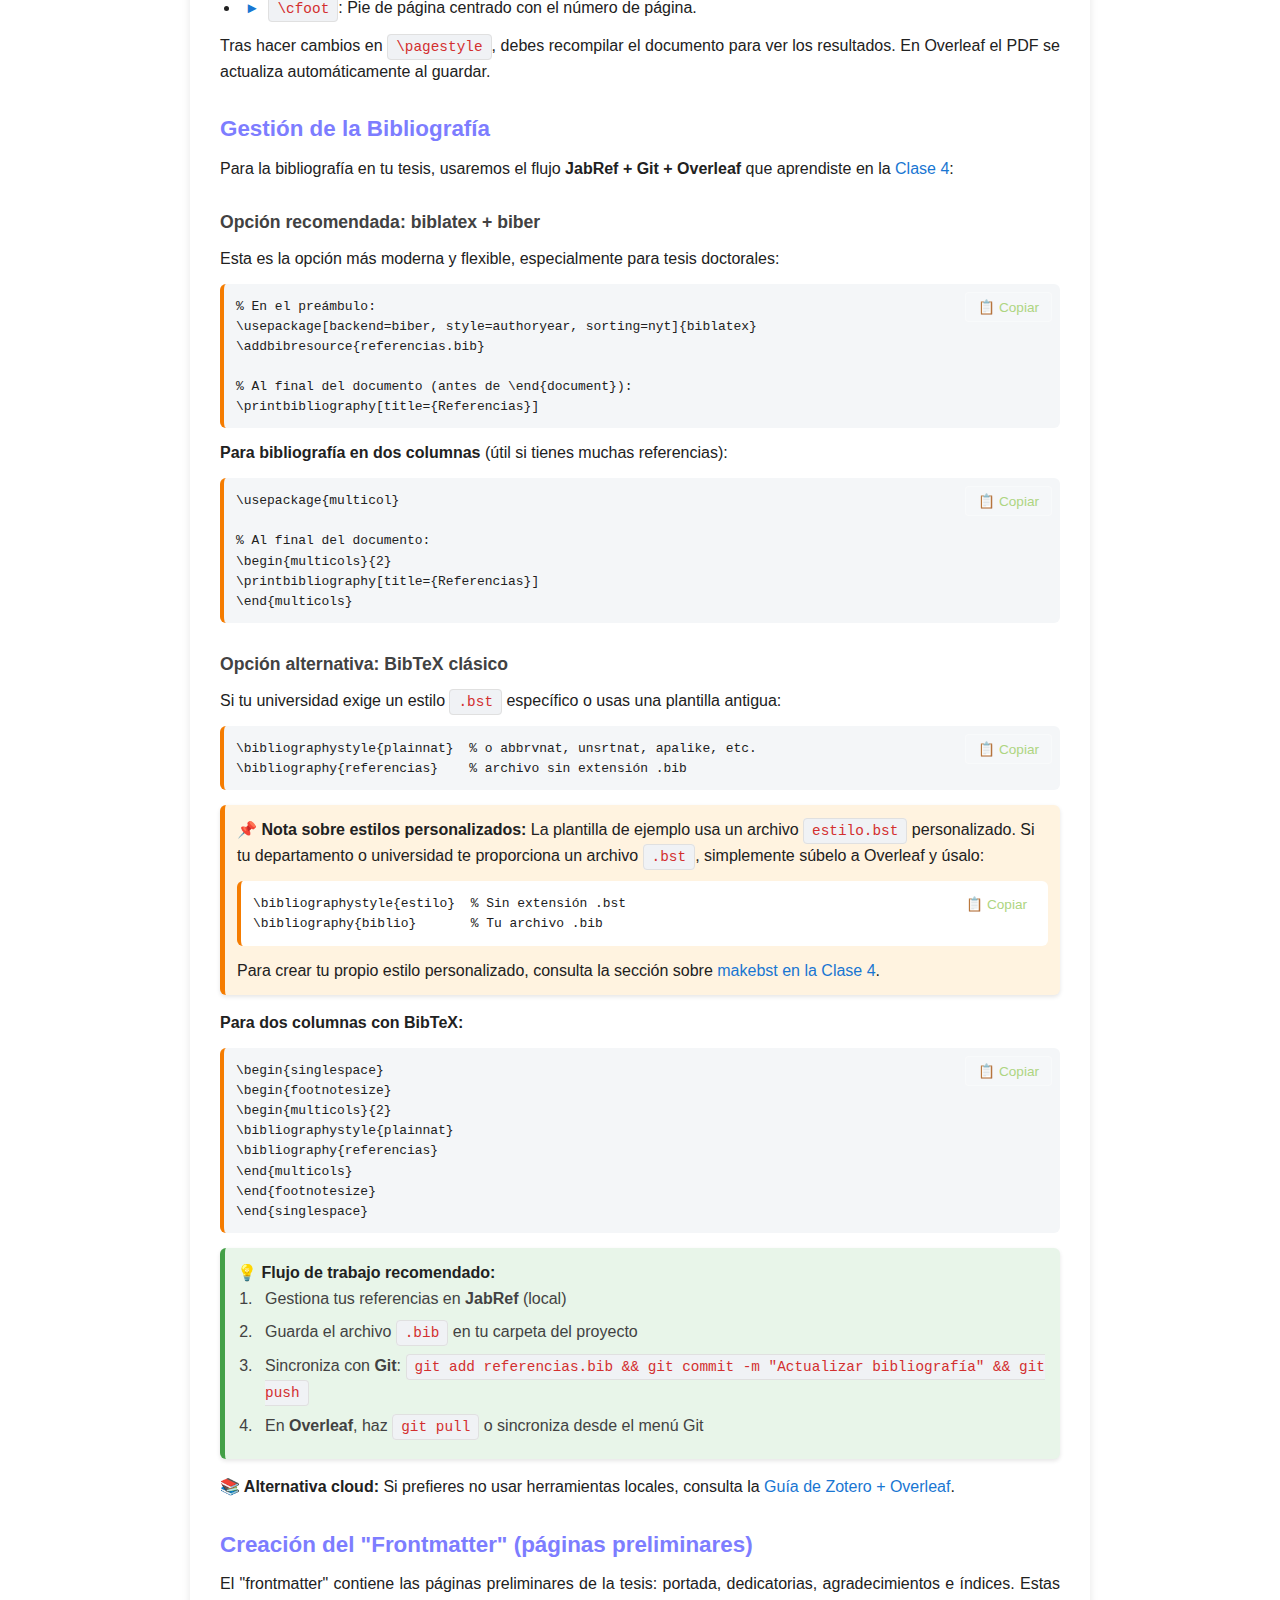
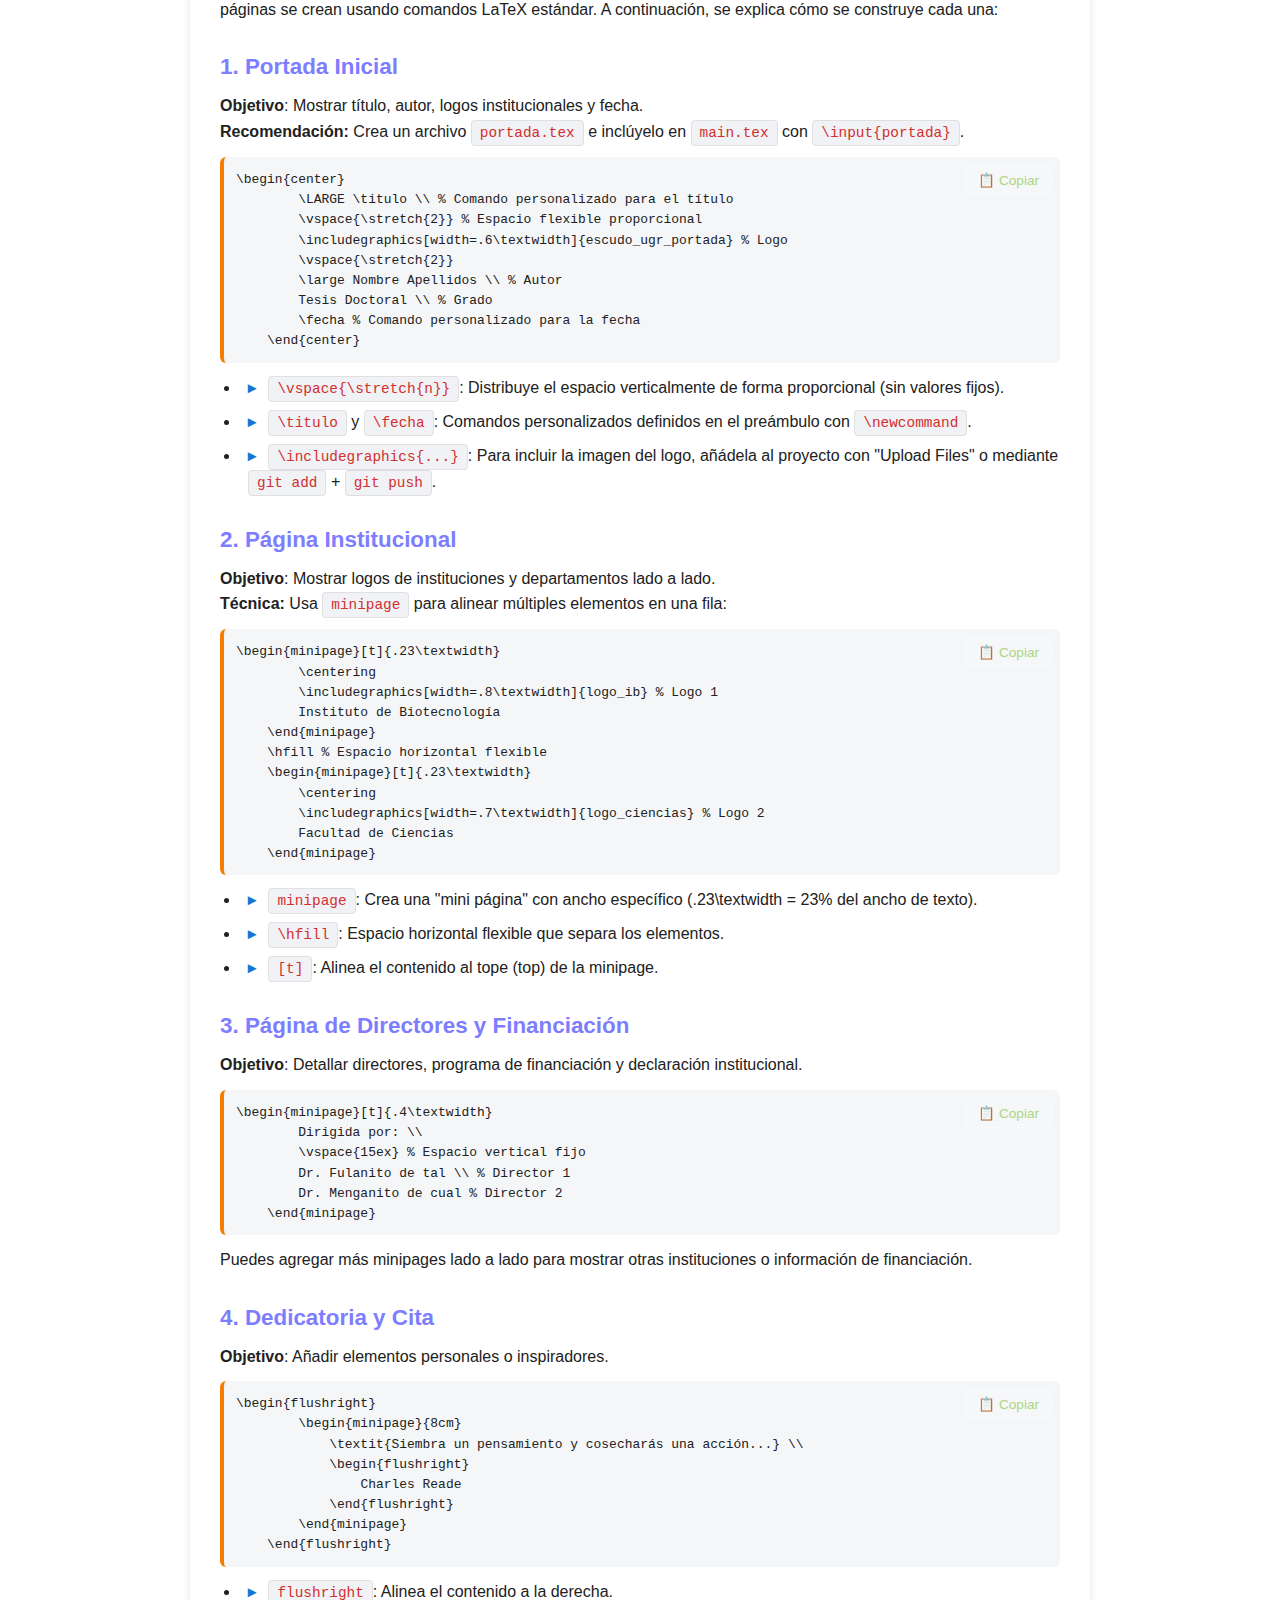
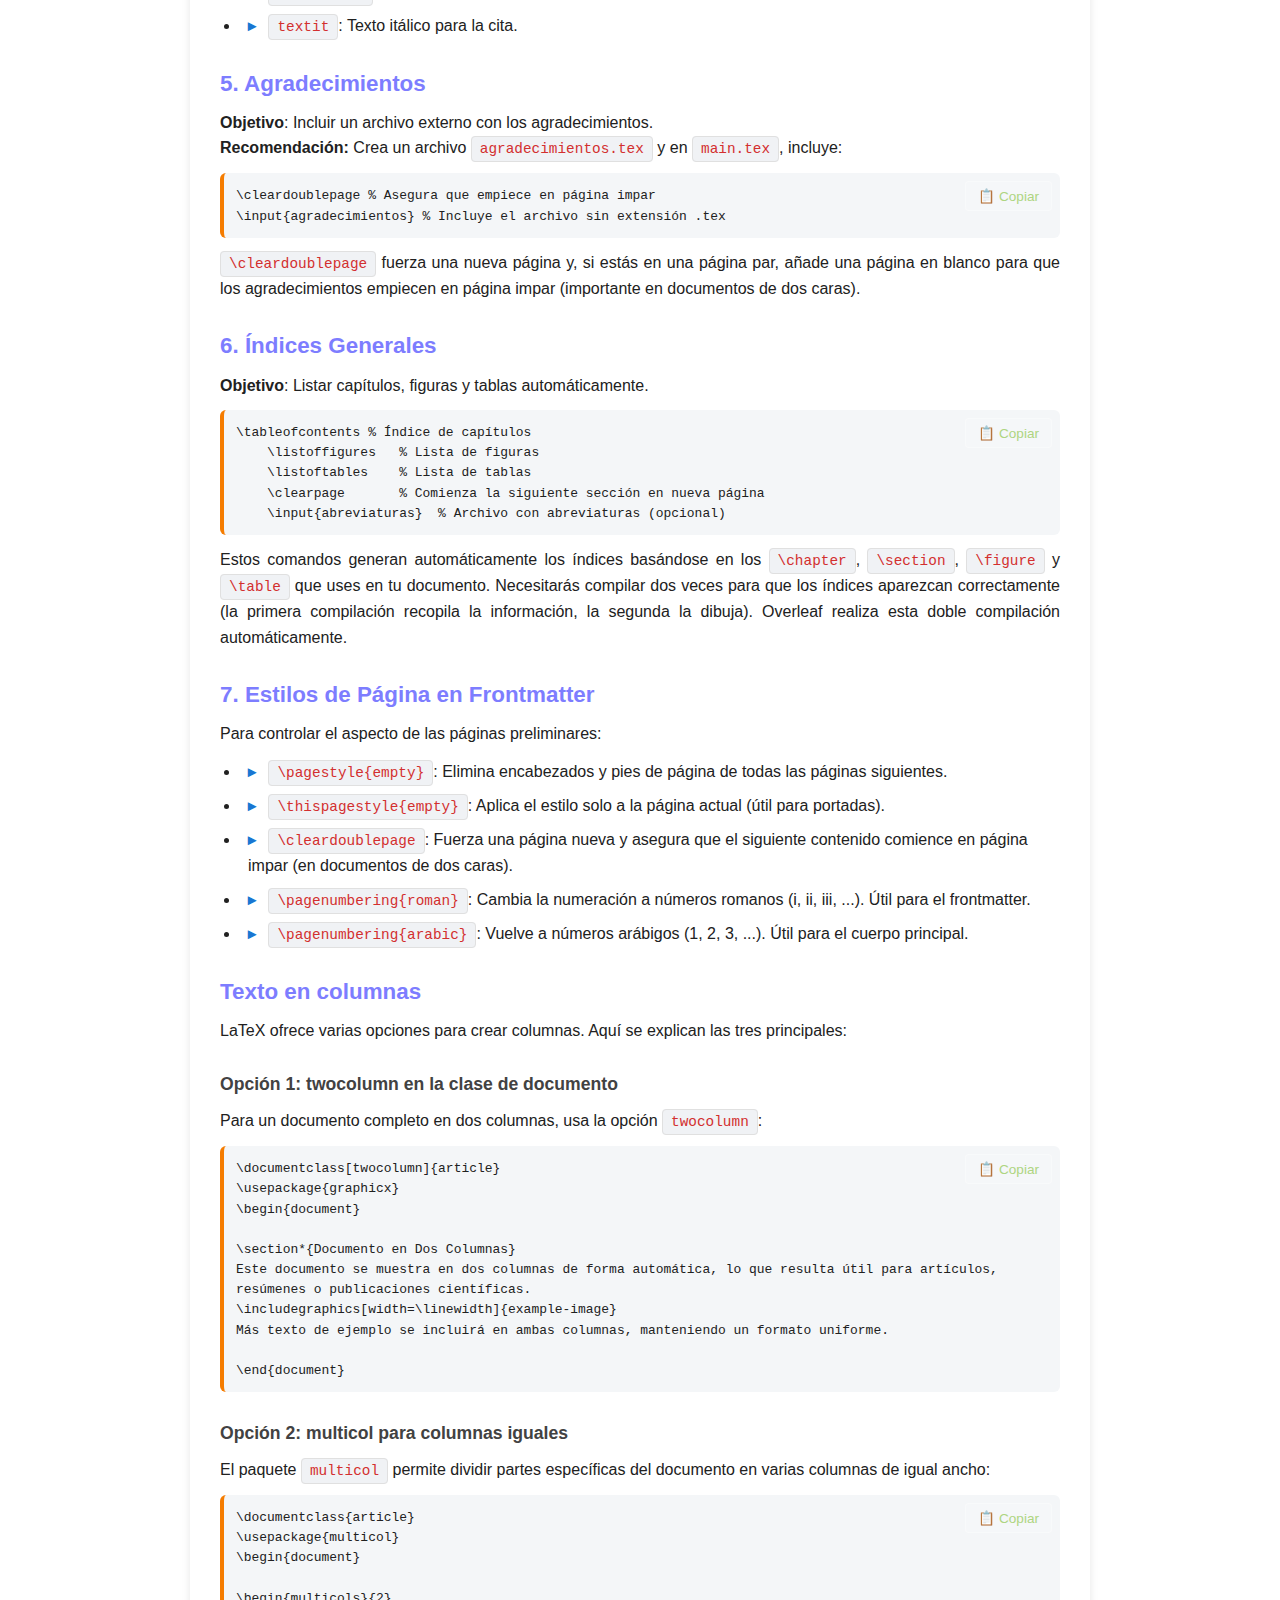
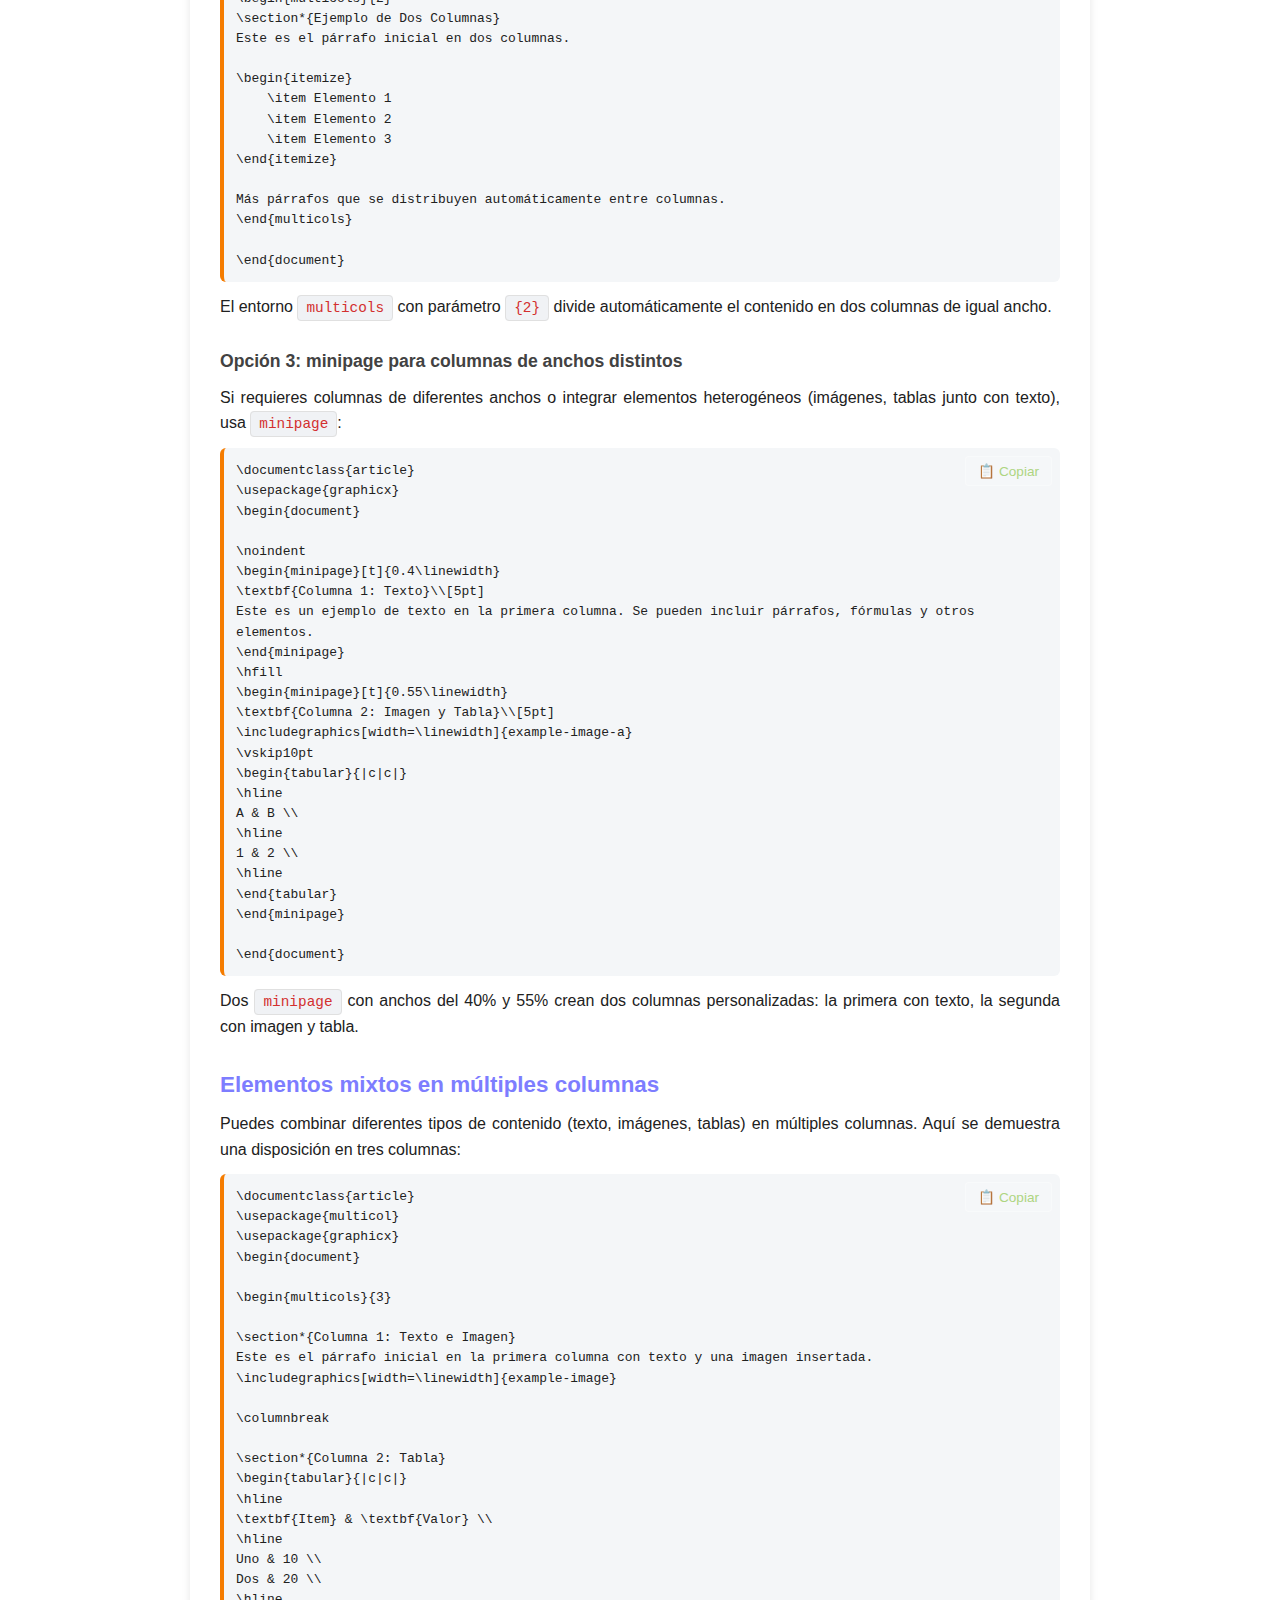
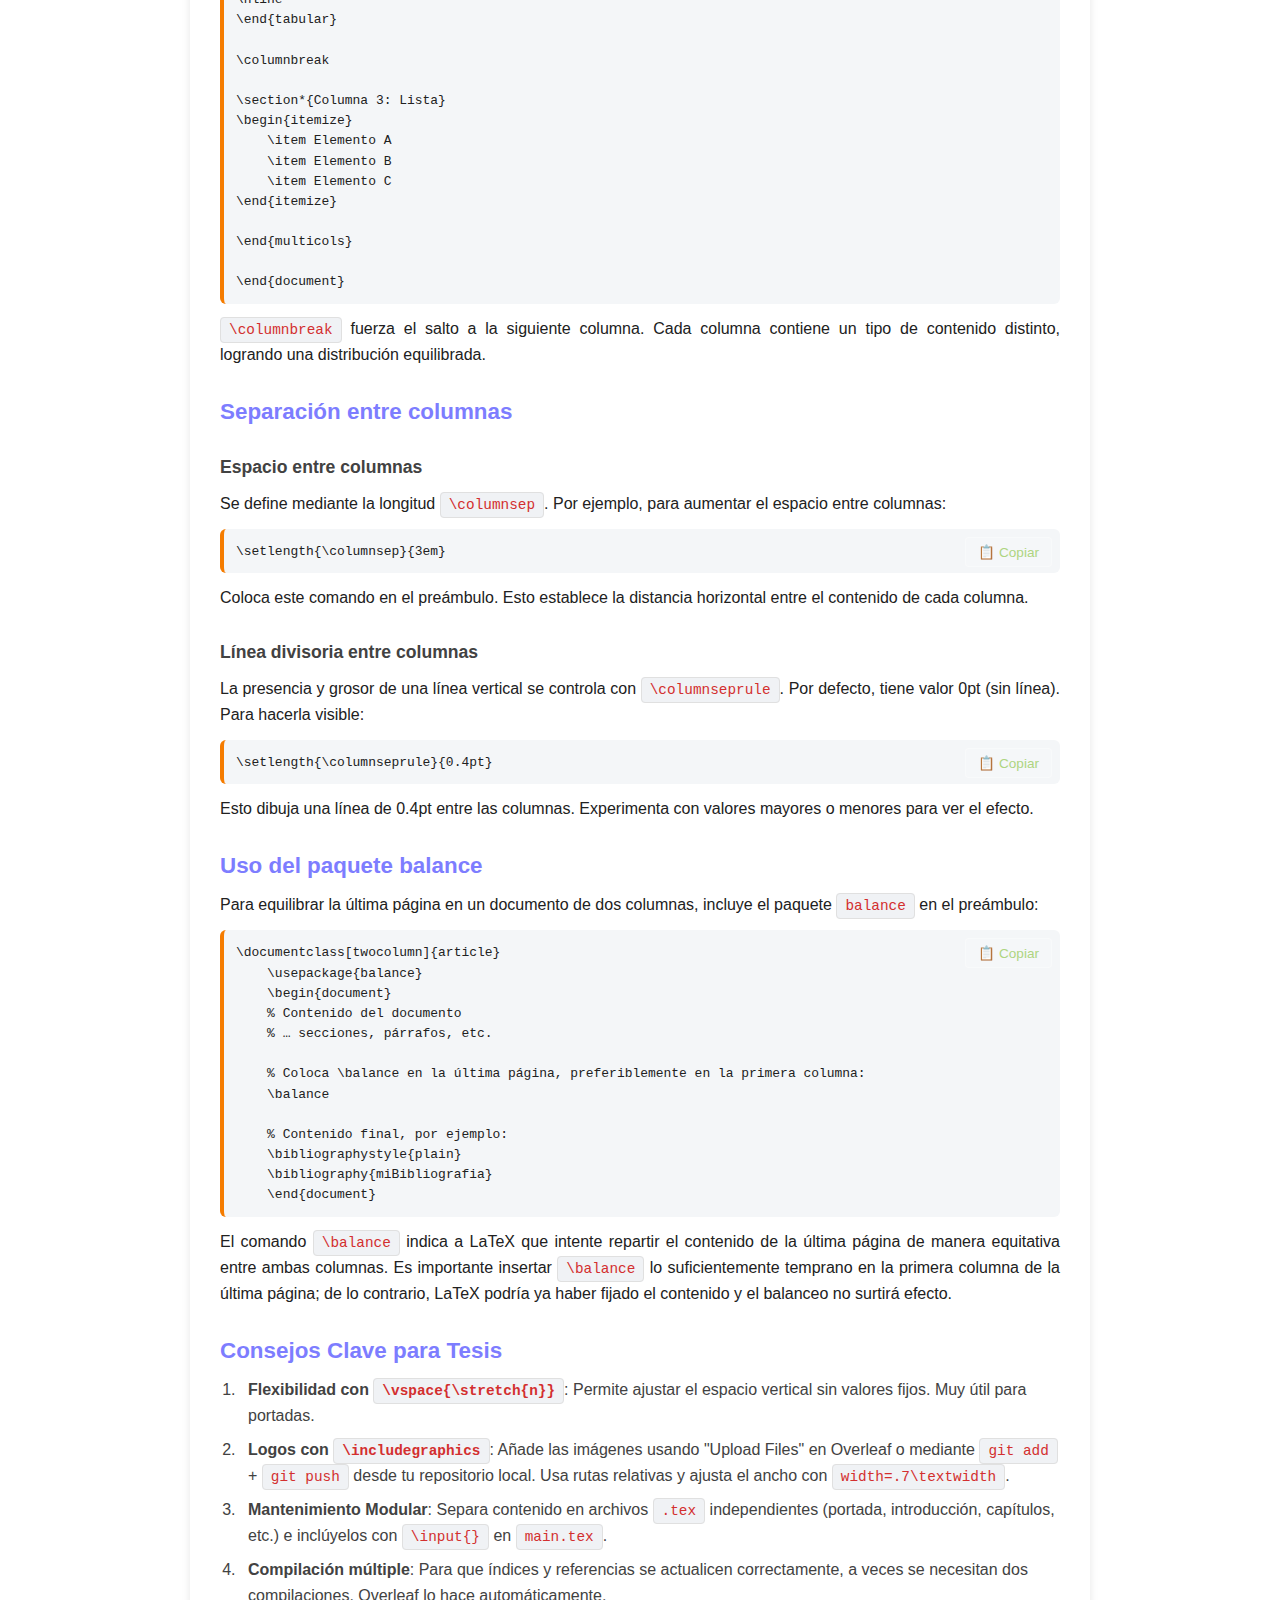
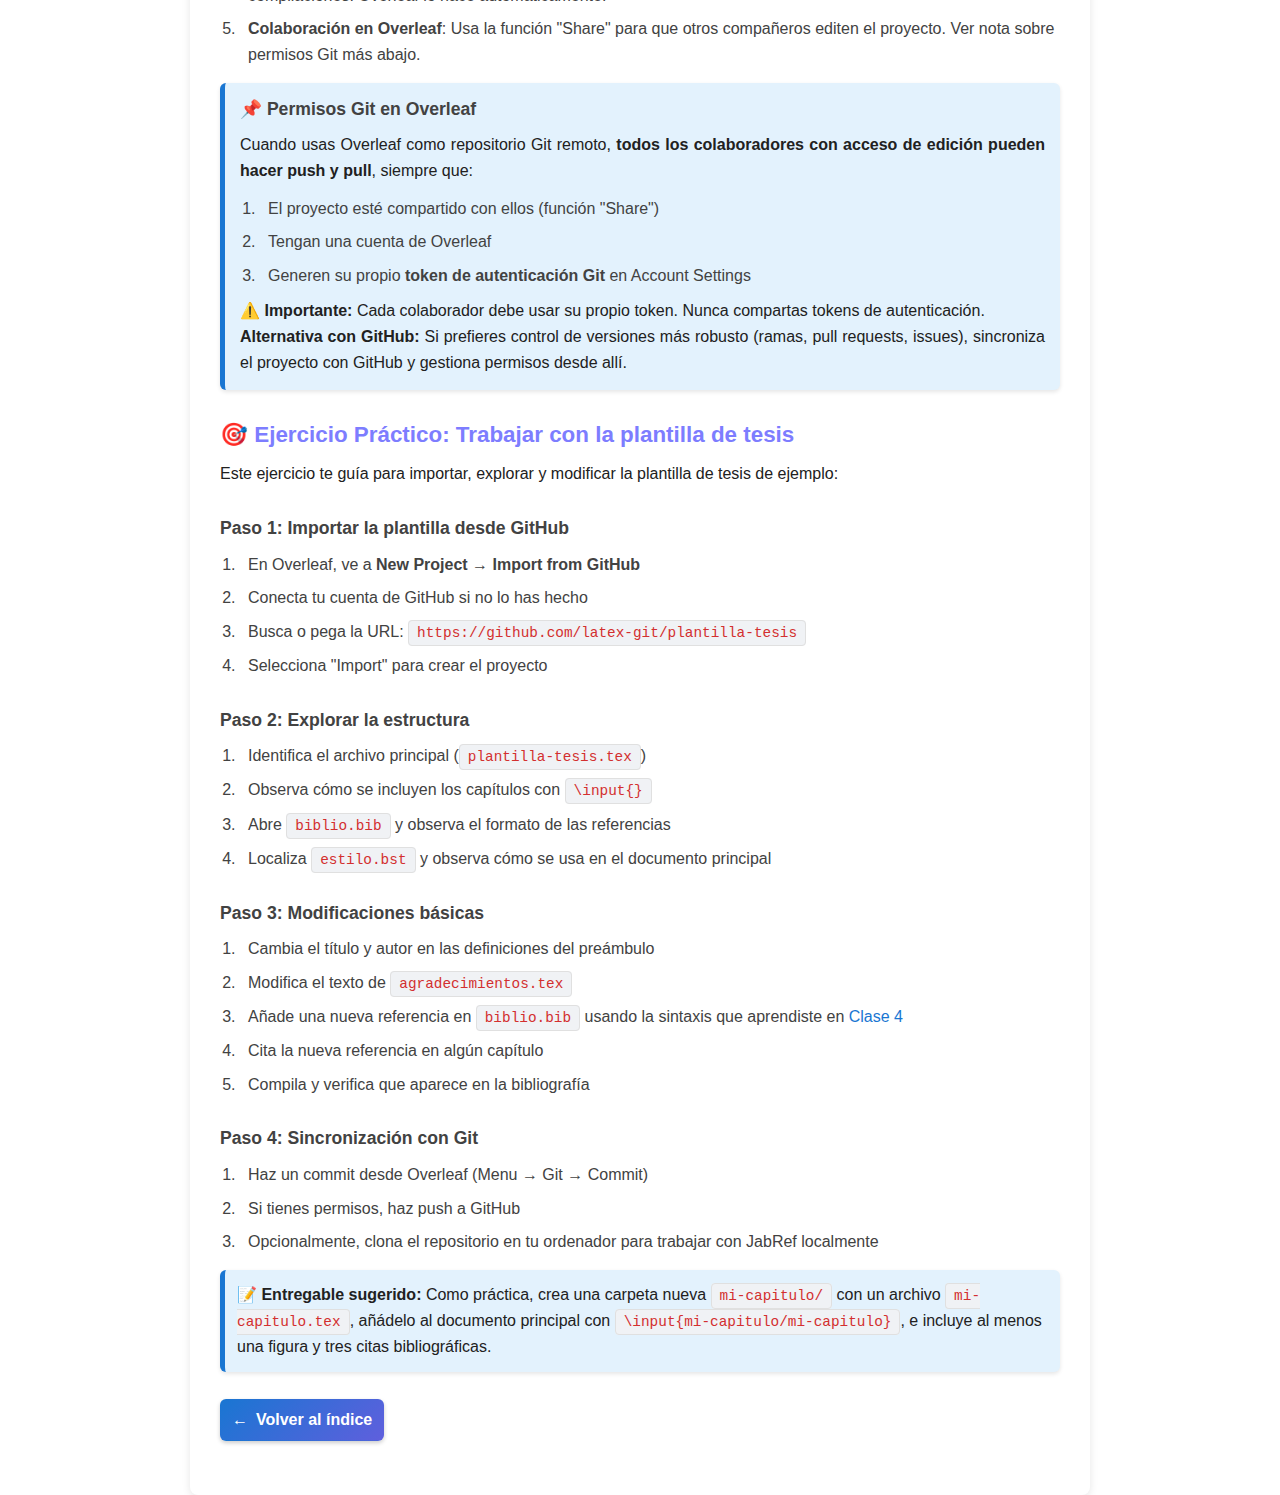
<file: clase6.html>
<!DOCTYPE html>
<html lang="es">

<head>
    <meta charset="UTF-8">
    <meta name="viewport" content="width=device-width, initial-scale=1.0">
    <meta http-equiv="Cache-Control" content="no-cache, no-store, must-revalidate">
    <meta http-equiv="Pragma" content="no-cache">
    <meta http-equiv="Expires" content="0">
    <title>LaTeX en Overleaf</title>
    <link rel="icon" type="image/svg+xml" href="favicon.svg">
    <link rel="stylesheet" href="style.css">
</head>

<body class="container">
        <div style="background-color: #e3f2fd; border-left: 4px solid #1976d2; padding: 12px; margin-top: 20px; margin-bottom: 20px; border-radius: 4px;">
        <p style="margin: 0; font-size: 0.95em; color: #0d47a1;">
            <strong>📌 Sobre este curso:</strong> Este es el curso de LaTeX adaptado para <strong>Overleaf</strong> (herramienta cloud). 
            Si prefieres trabajar con herramientas locales (TeXstudio, Git en terminal, etc.), 
            consulta la <a href="https://a105.ugr.es/latex" target="_blank" style="color: #1976d2; text-decoration: underline;">versión local del curso</a>.
        </p>
    </div>

    <p><a href="index.html" class="back-to-index">Volver al índice</a></p>
    <h2>Clase 6: Creación de una Plantilla para Tesis Doctoral en LaTeX</h2>

    <h3>Acceder a la plantilla en Overleaf</h3>
    <p>En Overleaf, tienes dos opciones para usar plantillas de tesis doctoral:</p>
    <ol>
        <li><strong>Desde la galería de Overleaf:</strong> Entra en tu dashboard de Overleaf, haz clic en "New Project", selecciona "Templates", y busca "thesis" o "doctorate". Encontrarás muchas plantillas disponibles.</li>
        <li><strong>Desde GitHub con Overleaf:</strong> Si tienes una plantilla en un repositorio Git (como <a href="https://github.com/latex-git/plantilla-tesis.git" target="_blank">esta plantilla</a>), puedes importarla directamente a Overleaf usando el menu "New Project" &gt; "Import from GitHub". Necesitarás estar autenticado con tu cuenta de GitHub.</li>
    </ol>
    <p>Para este curso, recomendamos usar una de las plantillas oficiales de Overleaf, ya que están completamente integradas y funcionan sin necesidad de instalaciones locales.</p>

    <h3>Paquetes y Configuración Inicial</h3>
    <p>Cuando creas una plantilla de tesis (o importas una de la galería de Overleaf), el preámbulo contiene los paquetes necesarios. A continuación, explicamos los principales:</p>

    <h4>Paquetes Básicos</h4>
    <ul>
        <li><code>biblatex</code> (con biber): Gestión moderna de bibliografía, muy flexible. Alternativa: <code>natbib</code> para plantillas clásicas.</li>
        <li><code>inputenc</code> y <code>fontenc</code>: Manejan la codificación de caracteres y fuentes (en Overleaf, UTF-8 es automático).</li>
        <li><code>babel</code>: Adapta el documento al idioma español (guiones, títulos automáticos, etc.).</li>
        <li><code>amsmath</code>: Proporciona funcionalidades matemáticas avanzadas.</li>
    </ul>

    <h4>Formato y Diseño</h4>
    <ul>
        <li><code>geometry</code>: Configura los márgenes y el tamaño del papel.</li>
        <li><code>fancyhdr</code>: Personaliza encabezados y pies de página.</li>
        <li><code>graphicx</code>: Permite la inserción de imágenes. Para añadirlas al proyecto: usa "Upload Files" en Overleaf, o agrégalas a tu repositorio local y haz <code>git push</code>.</li>
        <li><code>hyperref</code>: Crea enlaces interactivos en el PDF (tabla de contenidos, referencias, etc.).</li>
    </ul>

    <h4>Tablas y Figuras</h4>
    <ul>
        <li><code>longtable</code>: Permite tablas que se extienden por varias páginas.</li>
        <li><code>xcolor</code>: Añade color a las tablas.</li>
        <li><code>caption</code>: Personaliza el formato de los pies de figura y tabla.</li>
    </ul>

    <p><strong>Nota:</strong> Para incluir estas funcionalidades, agrega <code>\usepackage{...}</code> en el preámbulo. Tanto Overleaf como las instalaciones locales de TeX tienen acceso a la mayoría de paquetes disponibles en CTAN.</p>

    <h3>Estructura del Documento</h3>
    <p>La estructura de una tesis se organiza típicamente en un archivo principal (<code>main.tex</code>) que incluye otros archivos mediante <code>\input{}</code> o <code>\include{}</code>. La estructura incluye:</p>
    <ol>
        <li><strong>Portada</strong>: Se crea utilizando comandos personalizados (definidos en el preámbulo) y el entorno <code>center</code>.</li>
        <li><strong>Páginas Preliminares</strong>: Incluyen agradecimientos, dedicatoria y citas (en archivos separados).</li>
        <li><strong>Índices</strong>: Se generan automáticamente con <code>\tableofcontents</code>, <code>\listoffigures</code>, y <code>\listoftables</code>.</li>
        <li><strong>Cuerpo Principal</strong>: Dividido en capítulos como Introducción, Material y Métodos, Resultados, etc.</li>
        <li><strong>Bibliografía</strong>: Gestionada con JabRef + Git + Overleaf (como en clase 4) usando archivos .bib.</li>
    </ol>

    <h4>Ejemplo real: Estructura del repositorio plantilla-tesis</h4>
    <p>La <a href="https://github.com/latex-git/plantilla-tesis" target="_blank">plantilla de ejemplo</a> que usamos en el curso tiene la siguiente estructura:</p>
    
    <div style="background-color: #f5f5f5; padding: 15px; border-radius: 6px; font-family: monospace; margin: 15px 0;">
<strong>📁 plantilla-tesis/</strong><br>
├── <strong>plantilla-tesis.tex</strong>  &nbsp;&nbsp;← Archivo principal (documento maestro)<br>
├── <strong>biblio.bib</strong>           &nbsp;&nbsp;← Bibliografía (~88KB con muchas referencias)<br>
├── <strong>estilo.bst</strong>           &nbsp;&nbsp;← Estilo de bibliografía personalizado<br>
├── <strong>resumen.tex</strong>          &nbsp;&nbsp;← Resumen/Abstract<br>
├── <strong>agradecimientos.tex</strong>  &nbsp;&nbsp;← Sección de agradecimientos<br>
│<br>
├── 📁 <strong>introduccion/</strong>     &nbsp;&nbsp;← Capítulo de introducción<br>
│   └── introduccion.tex<br>
├── 📁 <strong>mat-met/</strong>          &nbsp;&nbsp;← Material y Métodos<br>
│   └── mat-met.tex<br>
├── 📁 <strong>resultados/</strong>       &nbsp;&nbsp;← Resultados<br>
│   └── resultados.tex<br>
├── 📁 <strong>discusion/</strong>        &nbsp;&nbsp;← Discusión<br>
│   └── discusion.tex<br>
│<br>
├── <strong>escudo_ugr_*.eps/png</strong> &nbsp;&nbsp;← Logos institucionales<br>
├── <strong>logo_*.eps</strong>           &nbsp;&nbsp;← Logos de institutos/facultades<br>
│<br>
├── 📁 <strong>carta/</strong>            &nbsp;&nbsp;← Ejemplo: carta formal<br>
├── 📁 <strong>poster/</strong>           &nbsp;&nbsp;← Ejemplo: póster científico<br>
└── 📁 <strong>presentacion/</strong>     &nbsp;&nbsp;← Ejemplo: presentación Beamer
    </div>

    <p><strong>💡 Consejo:</strong> Esta organización en carpetas por capítulo facilita enormemente el trabajo colaborativo y el control de versiones. Cada colaborador puede trabajar en su carpeta sin conflictos.</p>

    <p><strong>Organización recomendada:</strong> Puedes organizar tus archivos en carpetas. Por ejemplo:
    <ul>
        <li><code>main.tex</code> (archivo principal)</li>
        <li><code>capitulos/introduccion.tex</code></li>
        <li><code>capitulos/metodos.tex</code></li>
        <li><code>capitulos/resultados.tex</code></li>
        <li><code>figuras/</code> (carpeta para imágenes)</li>
        <li><code>biblio.bib</code> (bibliografía)</li>
    </ul>
    </p>

    <h3>Comandos Personalizados</h3>
    <p>Las plantillas de tesis suelen definir comandos personalizados en el preámbulo para facilitar el formateo consistente. Ejemplo:</p>
    <pre><code>\newcommand{\figura}[4]{
  \begin{figure}[htbp]
    \begin{center}
      \includegraphics[width=#2\textwidth]{figuras/#1}
    \end{center}
    \caption[#3]{#4}
    \label{fig:#1}
  \end{figure}
}
</code></pre>
    <p>Este comando simplifica la inserción de figuras, permitiendo especificar el nombre del archivo, tamaño, título corto y pie de figura en una sola línea:</p>
    <pre><code>% Uso del comando \figura:
\figura{microfotografia.png}{0.8}{Células en cultivo}{Microfotografía de células HeLa 
en cultivo mostrando la morfología típica a 48h post-siembra. Barra de escala: 100 µm.}</code></pre>
    <p>Esto genera automáticamente una figura con etiqueta <code>fig:microfotografia.png</code> que puedes referenciar con <code>\ref{fig:microfotografia.png}</code>.</p>
    
    <p><strong>Ubicación:</strong> Puedes definir estos comandos en el preámbulo o en un archivo <code>preamble.tex</code> que incluyas con <code>\input{preamble}</code>.</p>

    <h3>Formato de Capítulos</h3>
    <p>Para personalizar la apariencia de los títulos de capítulos, LaTeX ofrece varias opciones, desde paquetes de alto nivel hasta la modificación directa del código interno.</p>

    <h4>Opción recomendada: paquetes titlesec y titletoc</h4>
    <p>El paquete <a href="https://ctan.org/pkg/titlesec" target="_blank"><code>titlesec</code></a> proporciona una interfaz sencilla para personalizar títulos de secciones, mientras que <a href="https://ctan.org/pkg/titletoc" target="_blank"><code>titletoc</code></a> permite formatear el índice de contenidos.</p>

    <h5>Ejemplos con titlesec:</h5>
    <pre><code>\usepackage{titlesec}

% Formato básico: número y título en la misma línea, negrita grande
\titleformat{\chapter}[hang]
  {\normalfont\Huge\bfseries}  % Formato del texto
  {\thechapter.}               % Etiqueta (número del capítulo)
  {20pt}                       % Espacio entre número y título
  {}                           % Código antes del título

% Ejemplo más elaborado: capítulo con línea decorativa
\titleformat{\chapter}[display]
  {\normalfont\huge\bfseries}
  {\chaptertitlename\ \thechapter}
  {20pt}
  {\Huge}
\titlespacing*{\chapter}{0pt}{50pt}{40pt}  % Espaciado: izq, antes, después</code></pre>

    <p><strong>Formatos disponibles en titlesec:</strong></p>
    <ul>
        <li><code>[hang]</code>: Número y título en la misma línea (como secciones normales)</li>
        <li><code>[display]</code>: Número en una línea, título debajo (formato clásico de capítulos)</li>
        <li><code>[runin]</code>: Título seguido del texto sin salto de línea</li>
        <li><code>[block]</code>: Todo centrado en bloque</li>
        <li><code>[frame]</code>: Título enmarcado</li>
    </ul>

    <h5>Ejemplo con titletoc (índice de contenidos):</h5>
    <pre><code>\usepackage{titletoc}

% Personalizar cómo aparecen los capítulos en el índice
\titlecontents{chapter}
  [0pt]                        % Margen izquierdo
  {\addvspace{1em}\bfseries}   % Formato global
  {\contentslabel{1.5em}}      % Formato del número
  {}                           % Sin número (capítulos no numerados)
  {\titlerule*[0.5pc]{.}\contentspage}  % Puntos y número de página</code></pre>

    <p><strong>💡 Consejo:</strong> Usa titlesec para la mayoría de personalizaciones. Es más legible y menos propenso a errores que modificar el código interno de LaTeX.</p>

    <h4>Opción avanzada: modificar el código fuente de LaTeX</h4>
    <p>Algunas plantillas (como <code>plantilla-tesis</code>) modifican directamente los comandos internos de LaTeX. Este enfoque es más potente pero requiere entender la estructura interna:</p>
    
    <pre><code>\makeatletter
\def\@makechapterhead#1{
  \vspace*{1\p@}%
  {\parindent \z@ \raggedright \normalfont
    \ifnum \c@secnumdepth >\m@ne
      \par\nobreak
      \vskip 20\p@
    \fi
    \interlinepenalty\@M
    \Huge \bfseries \thechapter.\space#1\par\nobreak
    \vskip 40\p@
  }
}
\makeatother</code></pre>

    <h5>¿De dónde viene este código?</h5>
    <p>Este bloque redefine el comando interno <code>\@makechapterhead</code>, que es el responsable de dibujar los títulos de capítulos numerados en las clases <code>book</code> y <code>report</code>. El código original se encuentra en los archivos de clase de LaTeX (por ejemplo, <code>book.cls</code>). Puedes consultarlo en tu instalación de TeX o en <a href="https://ctan.org/pkg/base" target="_blank">CTAN (LaTeX base)</a>.</p>

    <h5>¿Por qué usar \makeatletter y \makeatother?</h5>
    <p>En LaTeX, el carácter <code>@</code> tiene un tratamiento especial:</p>
    <ul>
        <li><strong>En documentos normales:</strong> <code>@</code> es un carácter "otro" (no puede formar parte de nombres de comandos)</li>
        <li><strong>En archivos de clase (.cls) y paquetes (.sty):</strong> <code>@</code> es una "letra" (puede usarse en nombres internos como <code>\@makechapterhead</code>)</li>
    </ul>
    <p>Los comandos <code>\makeatletter</code> y <code>\makeatother</code> cambian temporalmente esta categoría:</p>
    <ul>
        <li><code>\makeatletter</code>: Convierte <code>@</code> en letra → puedes usar/redefinir comandos internos</li>
        <li><code>\makeatother</code>: Restaura <code>@</code> a "otro" → vuelves al comportamiento normal</li>
    </ul>
    <p><strong>⚠️ Importante:</strong> Siempre cierra con <code>\makeatother</code> después de tus modificaciones, o podrías causar errores difíciles de diagnosticar.</p>

    <h5>Explicación línea por línea del código:</h5>
    <table border="1" cellpadding="8" style="border-collapse: collapse; margin: 15px 0; width: 100%;">
        <thead style="background-color: #f0f0f0;">
            <tr><th>Código</th><th>Explicación</th></tr>
        </thead>
        <tbody>
            <tr><td><code>\def\@makechapterhead#1{</code></td><td>Redefine el comando de título de capítulo. <code>#1</code> es el texto del título.</td></tr>
            <tr><td><code>\vspace*{1\p@}</code></td><td>Espacio vertical de 1 punto (<code>\p@</code> = 1pt). El <code>*</code> evita que desaparezca al inicio de página.</td></tr>
            <tr><td><code>\parindent \z@</code></td><td>Sin sangría (<code>\z@</code> = 0pt).</td></tr>
            <tr><td><code>\raggedright</code></td><td>Alineación a la izquierda.</td></tr>
            <tr><td><code>\ifnum \c@secnumdepth >\m@ne</code></td><td>Comprueba si los capítulos deben numerarse (<code>\c@secnumdepth</code> es el contador de profundidad).</td></tr>
            <tr><td><code>\interlinepenalty\@M</code></td><td>Penalización máxima (<code>\@M</code> = 10000) para evitar saltos de página dentro del título.</td></tr>
            <tr><td><code>\Huge \bfseries \thechapter.\space#1</code></td><td>Dibuja el número del capítulo (<code>\thechapter</code>), un punto, espacio y el título, todo en negrita enorme.</td></tr>
            <tr><td><code>\vskip 40\p@</code></td><td>Espacio vertical de 40 puntos después del título.</td></tr>
        </tbody>
    </table>

    <p><strong>Ubicación:</strong> Coloca este código en el preámbulo o en un archivo <code>preamble.tex</code> incluido. Si usas titlesec, no necesitas este enfoque manual.</p>

    <h3>Configuración de Páginas con fancyhdr</h3>
    <p>La plantilla utiliza <code>fancyhdr</code> para personalizar encabezados y pies de página:</p>
    <pre><code>\pagestyle{fancy}
\lhead{\uppercase{\bfseries{\leftmark}}}
\rhead{\uppercase{\bfseries{\rightmark}}}
\cfoot{\thepage}
</code></pre>
    <p>Esto configura:</p>
    <ul>
        <li><code>\lhead</code>: Encabezado izquierdo con el nombre del capítulo actual.</li>
        <li><code>\rhead</code>: Encabezado derecho con el nombre de la sección actual.</li>
        <li><code>\cfoot</code>: Pie de página centrado con el número de página.</li>
    </ul>
    <p>Tras hacer cambios en <code>\pagestyle</code>, debes recompilar el documento para ver los resultados. En Overleaf el PDF se actualiza automáticamente al guardar.</p>

    <h3>Gestión de la Bibliografía</h3>
    <p>Para la bibliografía en tu tesis, usaremos el flujo <strong>JabRef + Git + Overleaf</strong> que aprendiste en la <a href="clase4.html">Clase 4</a>:</p>
    
    <h4>Opción recomendada: biblatex + biber</h4>
    <p>Esta es la opción más moderna y flexible, especialmente para tesis doctorales:</p>
    <pre><code>% En el preámbulo:
\usepackage[backend=biber, style=authoryear, sorting=nyt]{biblatex}
\addbibresource{referencias.bib}

% Al final del documento (antes de \end{document}):
\printbibliography[title={Referencias}]</code></pre>
    
    <p><strong>Para bibliografía en dos columnas</strong> (útil si tienes muchas referencias):</p>
    <pre><code>\usepackage{multicol}

% Al final del documento:
\begin{multicols}{2}
\printbibliography[title={Referencias}]
\end{multicols}</code></pre>

    <h4>Opción alternativa: BibTeX clásico</h4>
    <p>Si tu universidad exige un estilo <code>.bst</code> específico o usas una plantilla antigua:</p>
    <pre><code>\bibliographystyle{plainnat}  % o abbrvnat, unsrtnat, apalike, etc.
\bibliography{referencias}    % archivo sin extensión .bib</code></pre>
    
    <div style="background-color: #fff3e0; padding: 12px; border-radius: 6px; margin: 15px 0;">
        <strong>📌 Nota sobre estilos personalizados:</strong> La plantilla de ejemplo usa un archivo <code>estilo.bst</code> personalizado. Si tu departamento o universidad te proporciona un archivo <code>.bst</code>, simplemente súbelo a Overleaf y úsalo:
        <pre style="margin: 10px 0 0 0; background: #fff;"><code>\bibliographystyle{estilo}  % Sin extensión .bst
\bibliography{biblio}       % Tu archivo .bib</code></pre>
        Para crear tu propio estilo personalizado, consulta la sección sobre <a href="clase4.html#makebst">makebst en la Clase 4</a>.
    </div>
    
    <p><strong>Para dos columnas con BibTeX:</strong></p>
    <pre><code>\begin{singlespace}
\begin{footnotesize}
\begin{multicols}{2}
\bibliographystyle{plainnat}
\bibliography{referencias}
\end{multicols}
\end{footnotesize}
\end{singlespace}</code></pre>

    <div style="background-color: #e8f5e9; padding: 12px; border-radius: 6px; margin: 15px 0;">
        <strong>💡 Flujo de trabajo recomendado:</strong>
        <ol style="margin-bottom: 0;">
            <li>Gestiona tus referencias en <strong>JabRef</strong> (local)</li>
            <li>Guarda el archivo <code>.bib</code> en tu carpeta del proyecto</li>
            <li>Sincroniza con <strong>Git</strong>: <code>git add referencias.bib && git commit -m "Actualizar bibliografía" && git push</code></li>
            <li>En <strong>Overleaf</strong>, haz <code>git pull</code> o sincroniza desde el menú Git</li>
        </ol>
    </div>
    
    <p><strong>📚 Alternativa cloud:</strong> Si prefieres no usar herramientas locales, consulta la <a href="zotero-overleaf.html">Guía de Zotero + Overleaf</a>.</p>




    <h3>Creación del "Frontmatter" (páginas preliminares)</h3>

    <p>El "frontmatter" contiene las páginas preliminares de la tesis: portada, dedicatorias, agradecimientos e índices. Estas páginas se crean usando comandos LaTeX estándar. A continuación, se explica cómo se construye cada una:</p>

    <h3>1. Portada Inicial</h3>
    <p><strong>Objetivo</strong>: Mostrar título, autor, logos institucionales y fecha.<br>
    <strong>Recomendación:</strong> Crea un archivo <code>portada.tex</code> e inclúyelo en <code>main.tex</code> con <code>\input{portada}</code>.</p>
    <pre><code>\begin{center}
        \LARGE \titulo \\ % Comando personalizado para el título
        \vspace{\stretch{2}} % Espacio flexible proporcional
        \includegraphics[width=.6\textwidth]{escudo_ugr_portada} % Logo
        \vspace{\stretch{2}} 
        \large Nombre Apellidos \\ % Autor
        Tesis Doctoral \\ % Grado
        \fecha % Comando personalizado para la fecha
    \end{center}</code></pre>
    <ul>
            <li><code>\vspace{\stretch{n}}</code>: Distribuye el espacio verticalmente de forma proporcional (sin valores fijos).</li>
            <li><code>\titulo</code> y <code>\fecha</code>: Comandos personalizados definidos en el preámbulo con <code>\newcommand</code>.</li>
            <li><code>\includegraphics{...}</code>: Para incluir la imagen del logo, añádela al proyecto con "Upload Files" o mediante <code>git add</code> + <code>git push</code>.</li>
    </ul>

    <h3>2. Página Institucional</h3>
    <p><strong>Objetivo</strong>: Mostrar logos de instituciones y departamentos lado a lado.<br>
    <strong>Técnica:</strong> Usa <code>minipage</code> para alinear múltiples elementos en una fila:</p>
    <pre><code>\begin{minipage}[t]{.23\textwidth}
        \centering
        \includegraphics[width=.8\textwidth]{logo_ib} % Logo 1
        Instituto de Biotecnología 
    \end{minipage}
    \hfill % Espacio horizontal flexible
    \begin{minipage}[t]{.23\textwidth}
        \centering
        \includegraphics[width=.7\textwidth]{logo_ciencias} % Logo 2
        Facultad de Ciencias
    \end{minipage}</code></pre>
    <ul>
        <li><code>minipage</code>: Crea una "mini página" con ancho específico (.23\textwidth = 23% del ancho de texto).</li>
        <li><code>\hfill</code>: Espacio horizontal flexible que separa los elementos.</li>
        <li><code>[t]</code>: Alinea el contenido al tope (top) de la minipage.</li>
    </ul>

    <h3>3. Página de Directores y Financiación</h3>
    <p><strong>Objetivo</strong>: Detallar directores, programa de financiación y declaración institucional.</p>
    <pre><code>\begin{minipage}[t]{.4\textwidth}
        Dirigida por: \\ 
        \vspace{15ex} % Espacio vertical fijo
        Dr. Fulanito de tal \\ % Director 1
        Dr. Menganito de cual % Director 2
    \end{minipage}</code></pre>
    <p>Puedes agregar más minipages lado a lado para mostrar otras instituciones o información de financiación.</p>

    <h3>4. Dedicatoria y Cita</h3>
    <p><strong>Objetivo</strong>: Añadir elementos personales o inspiradores.</p>
    <pre><code>\begin{flushright}
        \begin{minipage}{8cm}
            \textit{Siembra un pensamiento y cosecharás una acción...} \\
            \begin{flushright} 
                Charles Reade
            \end{flushright}
        \end{minipage}
    \end{flushright}</code></pre>
    <ul>
        <li><code>flushright</code>: Alinea el contenido a la derecha.</li>
        <li><code>textit</code>: Texto itálico para la cita.</li>
    </ul>

    <h3>5. Agradecimientos</h3>
    <p><strong>Objetivo</strong>: Incluir un archivo externo con los agradecimientos.<br>
    <strong>Recomendación:</strong> Crea un archivo <code>agradecimientos.tex</code> y en <code>main.tex</code>, incluye:</p>
    <pre><code>\cleardoublepage % Asegura que empiece en página impar
\input{agradecimientos} % Incluye el archivo sin extensión .tex
</code></pre>
    <p><code>\cleardoublepage</code> fuerza una nueva página y, si estás en una página par, añade una página en blanco para que los agradecimientos empiecen en página impar (importante en documentos de dos caras).</p>

    <h3>6. Índices Generales</h3>
    <p><strong>Objetivo</strong>: Listar capítulos, figuras y tablas automáticamente.</p>
    <pre><code>\tableofcontents % Índice de capítulos
    \listoffigures   % Lista de figuras
    \listoftables    % Lista de tablas
    \clearpage       % Comienza la siguiente sección en nueva página
    \input{abreviaturas}  % Archivo con abreviaturas (opcional)
</code></pre>
    <p>Estos comandos generan automáticamente los índices basándose en los <code>\chapter</code>, <code>\section</code>, <code>\figure</code> y <code>\table</code> que uses en tu documento. Necesitarás compilar dos veces para que los índices aparezcan correctamente (la primera compilación recopila la información, la segunda la dibuja). Overleaf realiza esta doble compilación automáticamente.</p>

    <h3>7. Estilos de Página en Frontmatter</h3>
    <p>Para controlar el aspecto de las páginas preliminares:</p>
    <ul>
            <li><code>\pagestyle{empty}</code>: Elimina encabezados y pies de página de todas las páginas siguientes.</li>
            <li><code>\thispagestyle{empty}</code>: Aplica el estilo solo a la página actual (útil para portadas).</li>
            <li><code>\cleardoublepage</code>: Fuerza una página nueva y asegura que el siguiente contenido comience en página impar (en documentos de dos caras).</li>
            <li><code>\pagenumbering{roman}</code>: Cambia la numeración a números romanos (i, ii, iii, ...). Útil para el frontmatter.</li>
            <li><code>\pagenumbering{arabic}</code>: Vuelve a números arábigos (1, 2, 3, ...). Útil para el cuerpo principal.</li>
    </ul>


<h3>Texto en columnas</h3>
<p>LaTeX ofrece varias opciones para crear columnas. Aquí se explican las tres principales:</p>

<h4>Opción 1: twocolumn en la clase de documento</h4>
<p>Para un documento completo en dos columnas, usa la opción <code>twocolumn</code>:</p>

<pre><code>\documentclass[twocolumn]{article}
\usepackage{graphicx}
\begin{document}

\section*{Documento en Dos Columnas}
Este documento se muestra en dos columnas de forma automática, lo que resulta útil para artículos, 
resúmenes o publicaciones científicas.
\includegraphics[width=\linewidth]{example-image}
Más texto de ejemplo se incluirá en ambas columnas, manteniendo un formato uniforme.

\end{document}</code></pre>

<h4>Opción 2: multicol para columnas iguales</h4>
<p>El paquete <code>multicol</code> permite dividir partes específicas del documento en varias columnas de igual ancho:</p>

<pre><code>\documentclass{article}
\usepackage{multicol}
\begin{document}

\begin{multicols}{2}
\section*{Ejemplo de Dos Columnas}
Este es el párrafo inicial en dos columnas.

\begin{itemize}
    \item Elemento 1
    \item Elemento 2
    \item Elemento 3
\end{itemize}

Más párrafos que se distribuyen automáticamente entre columnas.
\end{multicols}

\end{document}</code></pre>

<p>El entorno <code>multicols</code> con parámetro <code>{2}</code> divide automáticamente el contenido en dos columnas de igual ancho.</p>

<h4>Opción 3: minipage para columnas de anchos distintos</h4>
<p>Si requieres columnas de diferentes anchos o integrar elementos heterogéneos (imágenes, tablas junto con texto), usa <code>minipage</code>:</p>

<pre><code>\documentclass{article}
\usepackage{graphicx}
\begin{document}

\noindent
\begin{minipage}[t]{0.4\linewidth}
\textbf{Columna 1: Texto}\\[5pt]
Este es un ejemplo de texto en la primera columna. Se pueden incluir párrafos, fórmulas y otros elementos.
\end{minipage}
\hfill
\begin{minipage}[t]{0.55\linewidth}
\textbf{Columna 2: Imagen y Tabla}\\[5pt]
\includegraphics[width=\linewidth]{example-image-a}
\vskip10pt
\begin{tabular}{|c|c|}
\hline
A & B \\
\hline
1 & 2 \\
\hline
\end{tabular}
\end{minipage}

\end{document}</code></pre>

<p>Dos <code>minipage</code> con anchos del 40% y 55% crean dos columnas personalizadas: la primera con texto, la segunda con imagen y tabla.</p>


<h3>Elementos mixtos en múltiples columnas</h3>
<p>Puedes combinar diferentes tipos de contenido (texto, imágenes, tablas) en múltiples columnas. Aquí se demuestra una disposición en tres columnas:</p>

<pre><code>\documentclass{article}
\usepackage{multicol}
\usepackage{graphicx}
\begin{document}

\begin{multicols}{3}

\section*{Columna 1: Texto e Imagen}
Este es el párrafo inicial en la primera columna con texto y una imagen insertada.
\includegraphics[width=\linewidth]{example-image}

\columnbreak

\section*{Columna 2: Tabla}
\begin{tabular}{|c|c|}
\hline
\textbf{Item} & \textbf{Valor} \\
\hline
Uno & 10 \\
Dos & 20 \\
\hline
\end{tabular}

\columnbreak

\section*{Columna 3: Lista}
\begin{itemize}
    \item Elemento A
    \item Elemento B
    \item Elemento C
\end{itemize}

\end{multicols}

\end{document}</code></pre>

<p><code>\columnbreak</code> fuerza el salto a la siguiente columna. Cada columna contiene un tipo de contenido distinto, logrando una distribución equilibrada.</p>
<h3>Separación entre columnas</h3>

<h4>Espacio entre columnas</h4>
<p>Se define mediante la longitud <code>\columnsep</code>. Por ejemplo, para aumentar el espacio entre columnas:</p>
<pre><code>\setlength{\columnsep}{3em}</code></pre>
<p>Coloca este comando en el preámbulo. Esto establece la distancia horizontal entre el contenido de cada columna.</p>

<h4>Línea divisoria entre columnas</h4>
<p>La presencia y grosor de una línea vertical se controla con <code>\columnseprule</code>. Por defecto, tiene valor 0pt (sin línea). Para hacerla visible:</p>
<pre><code>\setlength{\columnseprule}{0.4pt}</code></pre>
<p>Esto dibuja una línea de 0.4pt entre las columnas. Experimenta con valores mayores o menores para ver el efecto.</p>

    <h3>Uso del paquete balance</h3>
    <p>Para equilibrar la última página en un documento de dos columnas, incluye el paquete <code>balance</code> en el preámbulo:</p>

    <pre><code>\documentclass[twocolumn]{article}
    \usepackage{balance}
    \begin{document}
    % Contenido del documento
    % … secciones, párrafos, etc.

    % Coloca \balance en la última página, preferiblemente en la primera columna:
    \balance

    % Contenido final, por ejemplo:
    \bibliographystyle{plain}
    \bibliography{miBibliografia}
    \end{document}</code></pre>

    <p>El comando <code>\balance</code> indica a LaTeX que intente repartir el contenido de la última página de manera equitativa entre ambas columnas. Es importante insertar <code>\balance</code> lo suficientemente temprano en la primera columna de la última página; de lo contrario, LaTeX podría ya haber fijado el contenido y el balanceo no surtirá efecto.</p>

    <h3>Consejos Clave para Tesis</h3>
    <ol>
            <li><strong>Flexibilidad con <code>\vspace{\stretch{n}}</code></strong>: Permite ajustar el espacio vertical sin valores fijos. Muy útil para portadas.</li>
            <li><strong>Logos con <code>\includegraphics</code></strong>: Añade las imágenes usando "Upload Files" en Overleaf o mediante <code>git add</code> + <code>git push</code> desde tu repositorio local. Usa rutas relativas y ajusta el ancho con <code>width=.7\textwidth</code>.</li>
            <li><strong>Mantenimiento Modular</strong>: Separa contenido en archivos <code>.tex</code> independientes (portada, introducción, capítulos, etc.) e inclúyelos con <code>\input{}</code> en <code>main.tex</code>.</li>
            <li><strong>Compilación múltiple</strong>: Para que índices y referencias se actualicen correctamente, a veces se necesitan dos compilaciones. Overleaf lo hace automáticamente.</li>
            <li><strong>Colaboración en Overleaf</strong>: Usa la función "Share" para que otros compañeros editen el proyecto. Ver nota sobre permisos Git más abajo.</li>
    </ol>

    <div style="background-color: #e3f2fd; padding: 15px; border-radius: 6px; margin: 15px 0;">
        <h4 style="margin-top: 0;">📌 Permisos Git en Overleaf</h4>
        <p>Cuando usas Overleaf como repositorio Git remoto, <strong>todos los colaboradores con acceso de edición pueden hacer push y pull</strong>, siempre que:</p>
        <ol style="margin-bottom: 10px;">
            <li>El proyecto esté compartido con ellos (función "Share")</li>
            <li>Tengan una cuenta de Overleaf</li>
            <li>Generen su propio <strong>token de autenticación Git</strong> en Account Settings</li>
        </ol>
        <p style="margin-bottom: 0;"><strong>⚠️ Importante:</strong> Cada colaborador debe usar su propio token. Nunca compartas tokens de autenticación.</p>
        <p style="margin-bottom: 0;"><strong>Alternativa con GitHub:</strong> Si prefieres control de versiones más robusto (ramas, pull requests, issues), sincroniza el proyecto con GitHub y gestiona permisos desde allí.</p>
    </div>

    <h3>🎯 Ejercicio Práctico: Trabajar con la plantilla de tesis</h3>
    
    <p>Este ejercicio te guía para importar, explorar y modificar la plantilla de tesis de ejemplo:</p>
    
    <h4>Paso 1: Importar la plantilla desde GitHub</h4>
    <ol>
        <li>En Overleaf, ve a <strong>New Project → Import from GitHub</strong></li>
        <li>Conecta tu cuenta de GitHub si no lo has hecho</li>
        <li>Busca o pega la URL: <code>https://github.com/latex-git/plantilla-tesis</code></li>
        <li>Selecciona "Import" para crear el proyecto</li>
    </ol>

    <h4>Paso 2: Explorar la estructura</h4>
    <ol>
        <li>Identifica el archivo principal (<code>plantilla-tesis.tex</code>)</li>
        <li>Observa cómo se incluyen los capítulos con <code>\input{}</code></li>
        <li>Abre <code>biblio.bib</code> y observa el formato de las referencias</li>
        <li>Localiza <code>estilo.bst</code> y observa cómo se usa en el documento principal</li>
    </ol>

    <h4>Paso 3: Modificaciones básicas</h4>
    <ol>
        <li>Cambia el título y autor en las definiciones del preámbulo</li>
        <li>Modifica el texto de <code>agradecimientos.tex</code></li>
        <li>Añade una nueva referencia en <code>biblio.bib</code> usando la sintaxis que aprendiste en <a href="clase4.html">Clase 4</a></li>
        <li>Cita la nueva referencia en algún capítulo</li>
        <li>Compila y verifica que aparece en la bibliografía</li>
    </ol>

    <h4>Paso 4: Sincronización con Git</h4>
    <ol>
        <li>Haz un commit desde Overleaf (Menu → Git → Commit)</li>
        <li>Si tienes permisos, haz push a GitHub</li>
        <li>Opcionalmente, clona el repositorio en tu ordenador para trabajar con JabRef localmente</li>
    </ol>

    <div style="background-color: #e3f2fd; padding: 12px; border-radius: 6px; margin: 15px 0;">
        <strong>📝 Entregable sugerido:</strong> Como práctica, crea una carpeta nueva <code>mi-capitulo/</code> con un archivo <code>mi-capitulo.tex</code>, añádelo al documento principal con <code>\input{mi-capitulo/mi-capitulo}</code>, e incluye al menos una figura y tres citas bibliográficas.
    </div>



    <p><a href="index.html" class="back-to-index">Volver al índice</a></p>

    <script>
        /**
         * Agregar botones de copiar a portapapeles para bloques de código
         * Funciona con cualquier elemento <pre><code>
         */
        document.addEventListener('DOMContentLoaded', function() {
            // Seleccionar todos los bloques de código
            const codeBlocks = document.querySelectorAll('pre');
            
            codeBlocks.forEach(function(pre) {
                // Crear contenedor para el bloque de código
                const container = document.createElement('div');
                container.className = 'code-container';
                
                // Envolver el <pre> en el contenedor
                pre.parentNode.insertBefore(container, pre);
                container.appendChild(pre);
                
                // Crear el botón de copiar
                const copyButton = document.createElement('button');
                copyButton.className = 'copy-button';
                copyButton.type = 'button';
                copyButton.title = 'Copiar al portapapeles';
                copyButton.innerHTML = `
                    <span class="copy-icon">📋 Copiar</span>
                    <span class="copied-icon">✓ Copiado</span>
                `;
                
                // Agregar el botón al contenedor (antes del <pre>)
                container.insertBefore(copyButton, pre);
                
                // Agregar funcionalidad de copiar
                copyButton.addEventListener('click', function() {
                    // Obtener el texto del código
                    const code = pre.innerText;
                    
                    // Copiar al portapapeles
                    navigator.clipboard.writeText(code).then(function() {
                        // Cambiar estilo del botón momentáneamente
                        copyButton.classList.add('copied');
                        
                        // Volver al estado normal después de 2 segundos
                        setTimeout(function() {
                            copyButton.classList.remove('copied');
                        }, 2000);
                    }).catch(function(err) {
                        // Alternativa si clipboard API no funciona
                        console.error('Error al copiar: ', err);
                        // Mostrar fallback (seleccionar y copiar manualmente)
                        const textArea = document.createElement('textarea');
                        textArea.value = code;
                        document.body.appendChild(textArea);
                        textArea.select();
                        try {
                            document.execCommand('copy');
                            copyButton.classList.add('copied');
                            setTimeout(function() {
                                copyButton.classList.remove('copied');
                            }, 2000);
                        } catch (err) {
                            alert('No se pudo copiar. Por favor, usa Ctrl+C manualmente.');
                        }
                        document.body.removeChild(textArea);
                    });
                });
            });
        });
    </script>
</body>

</html>
</file>
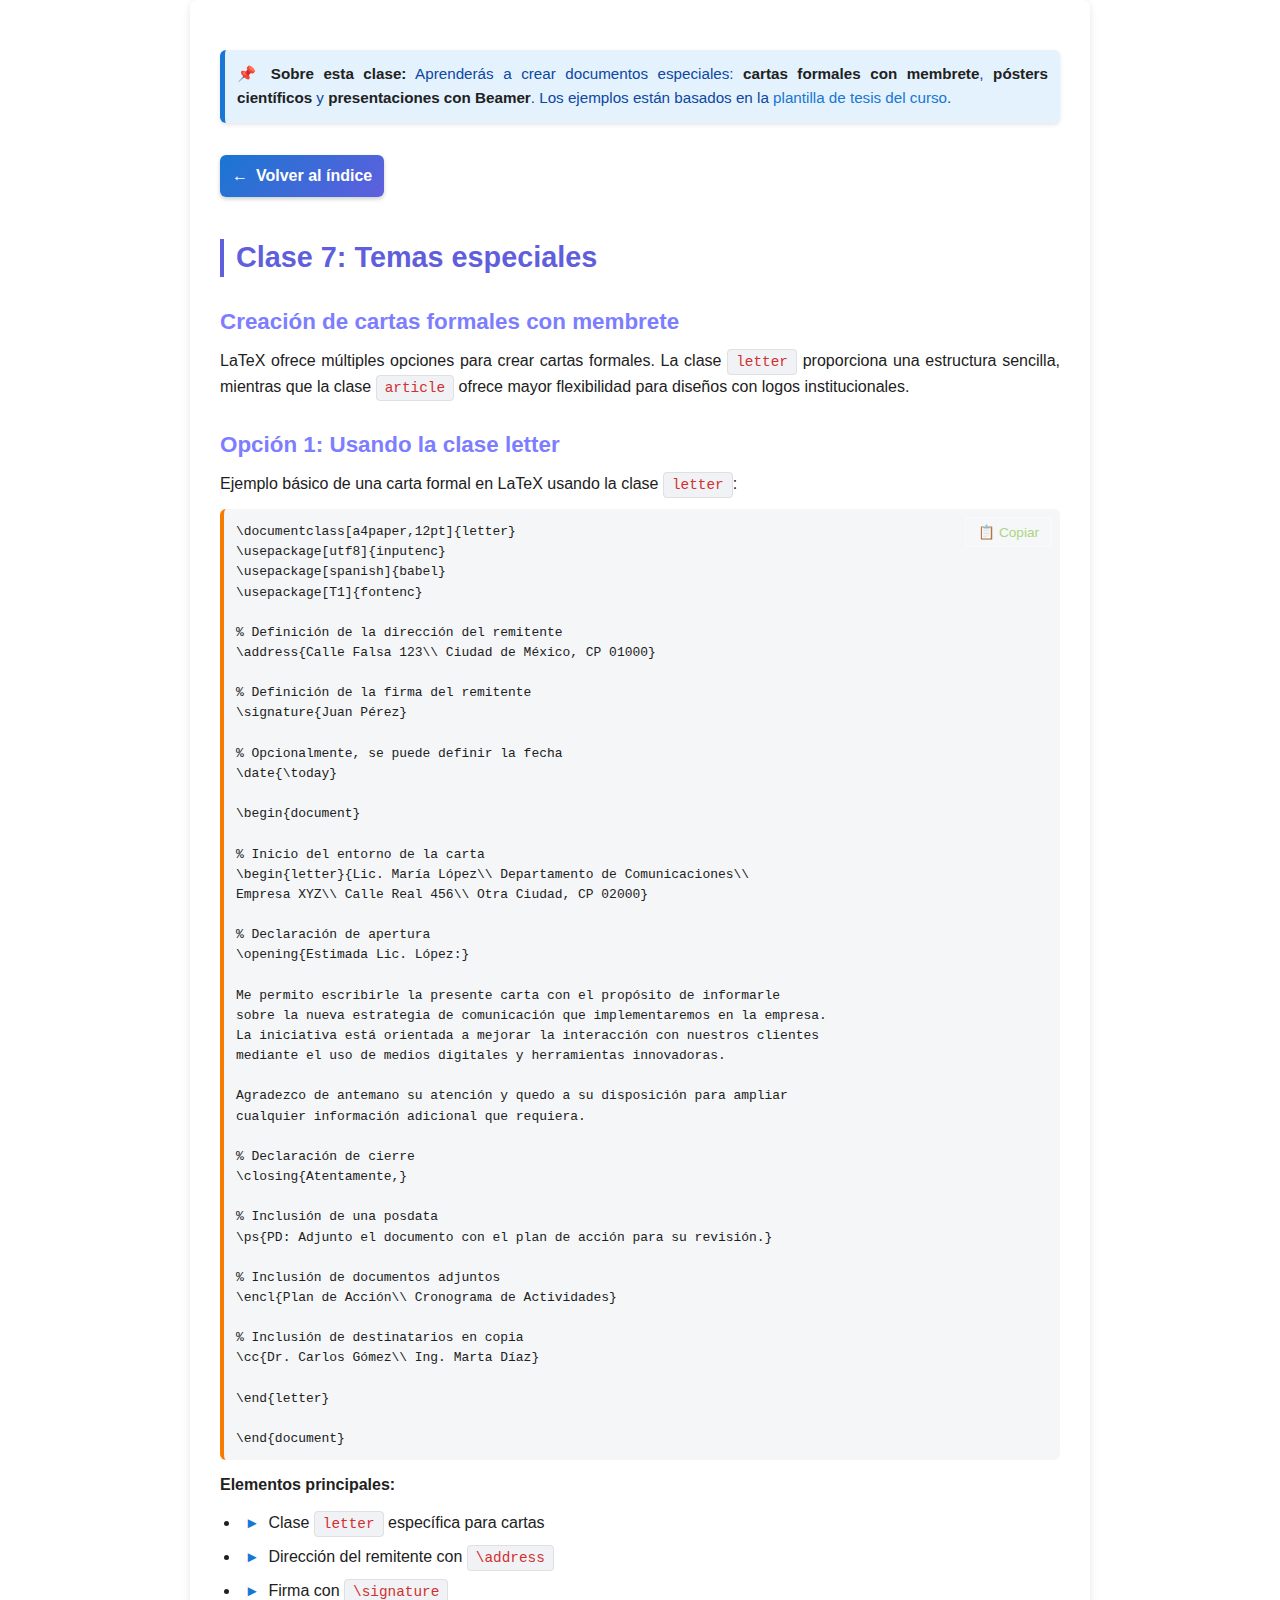
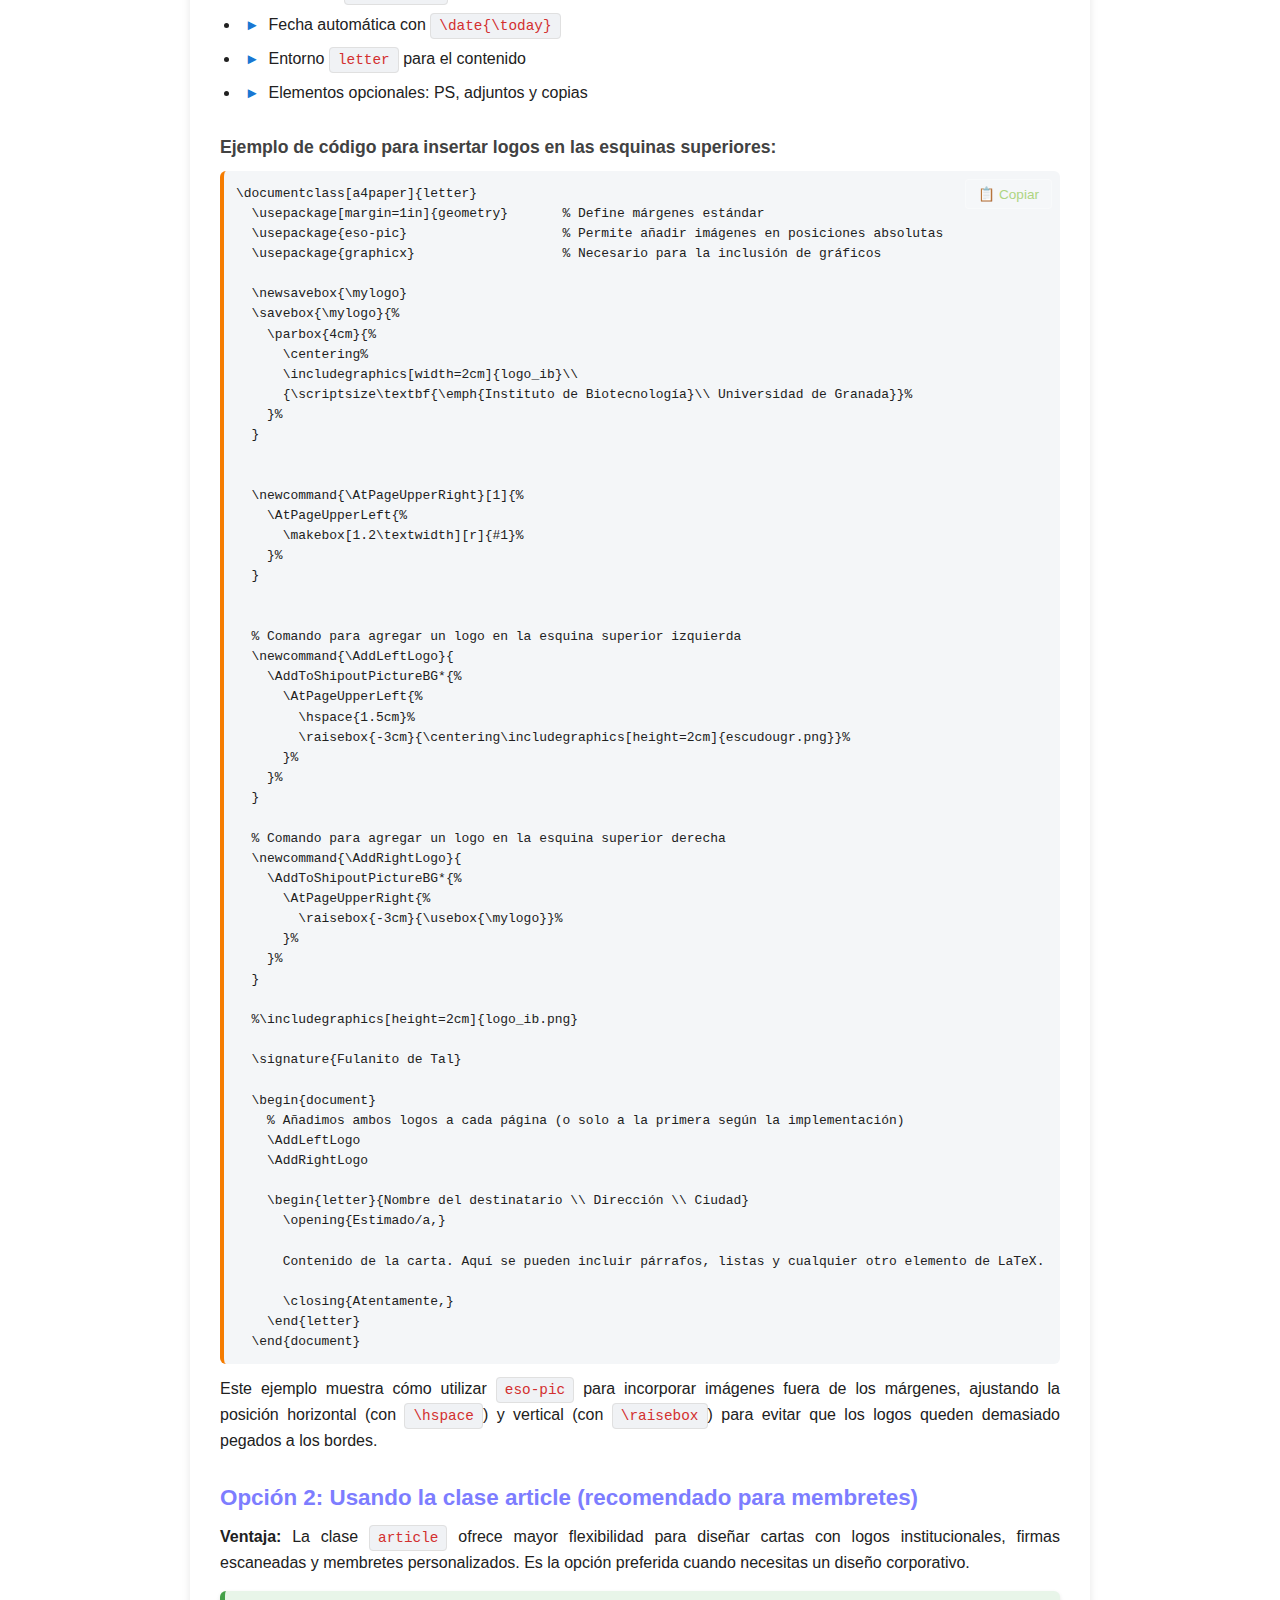
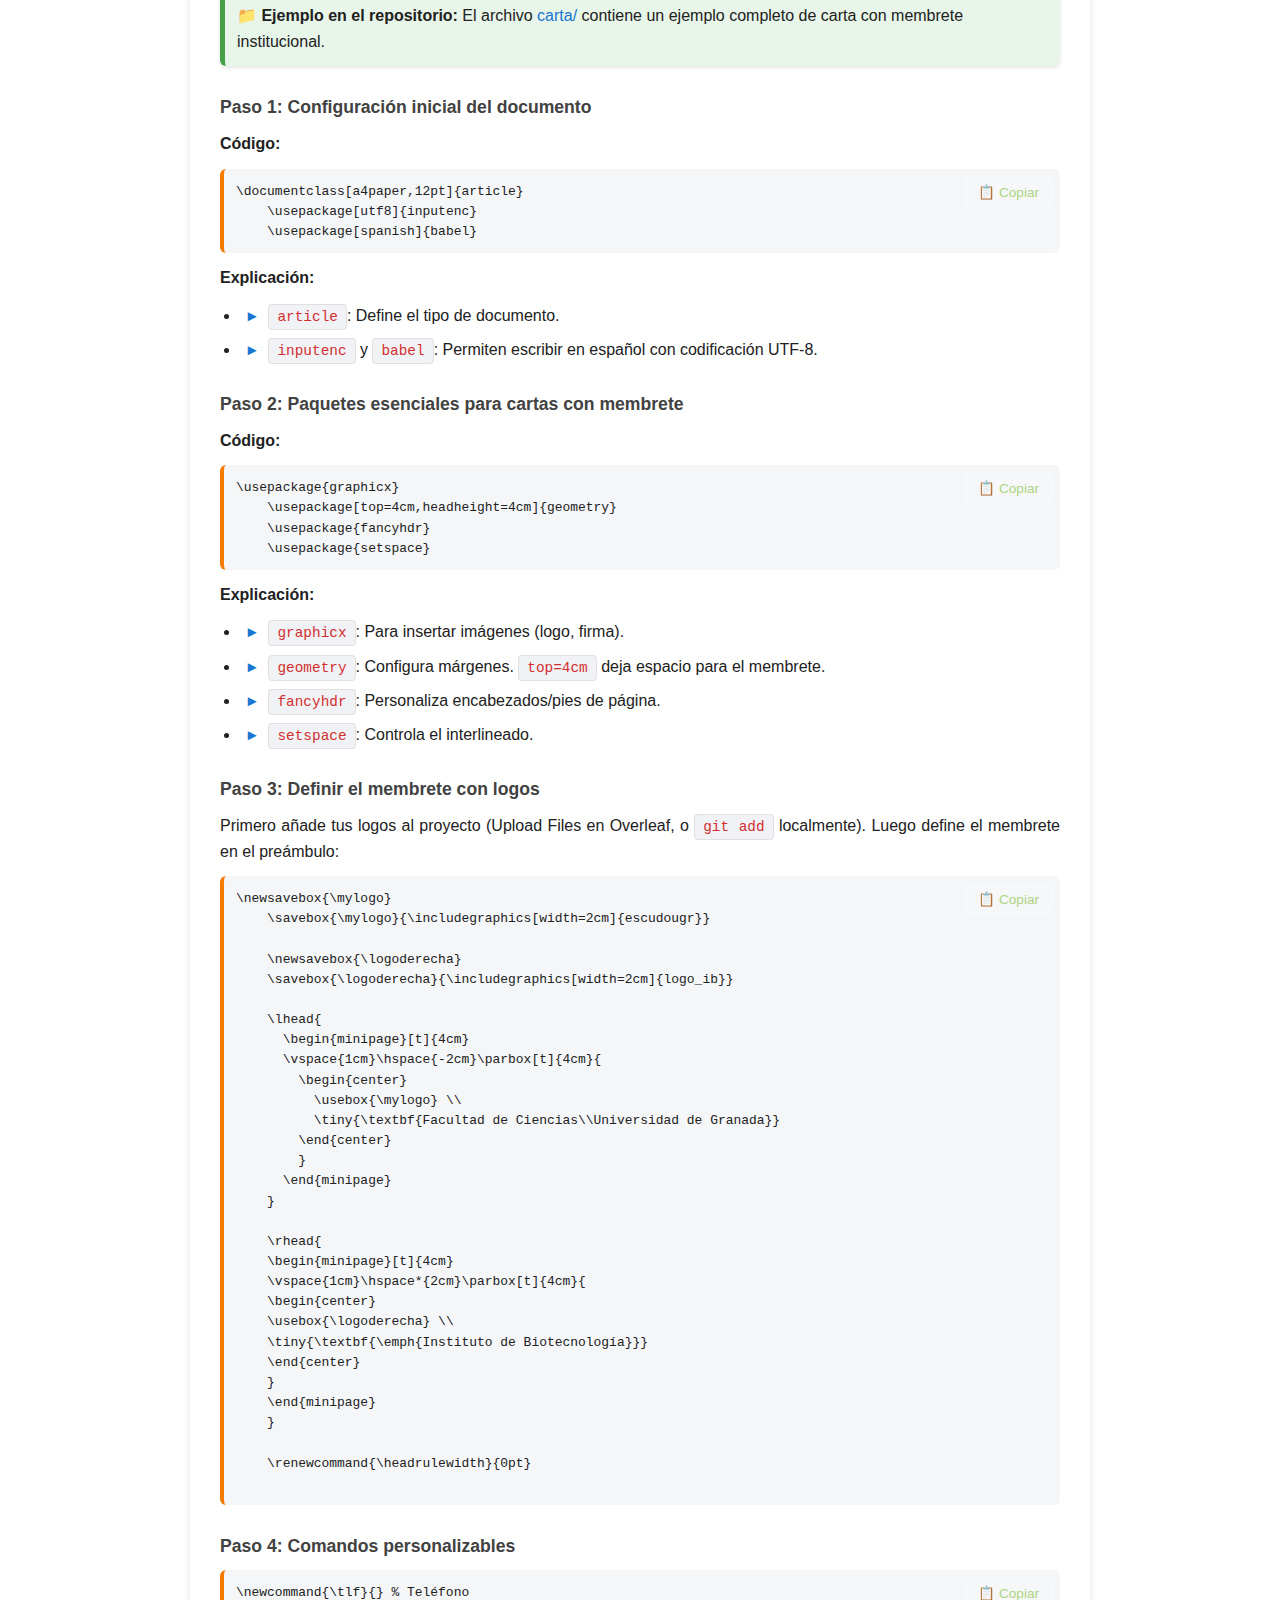
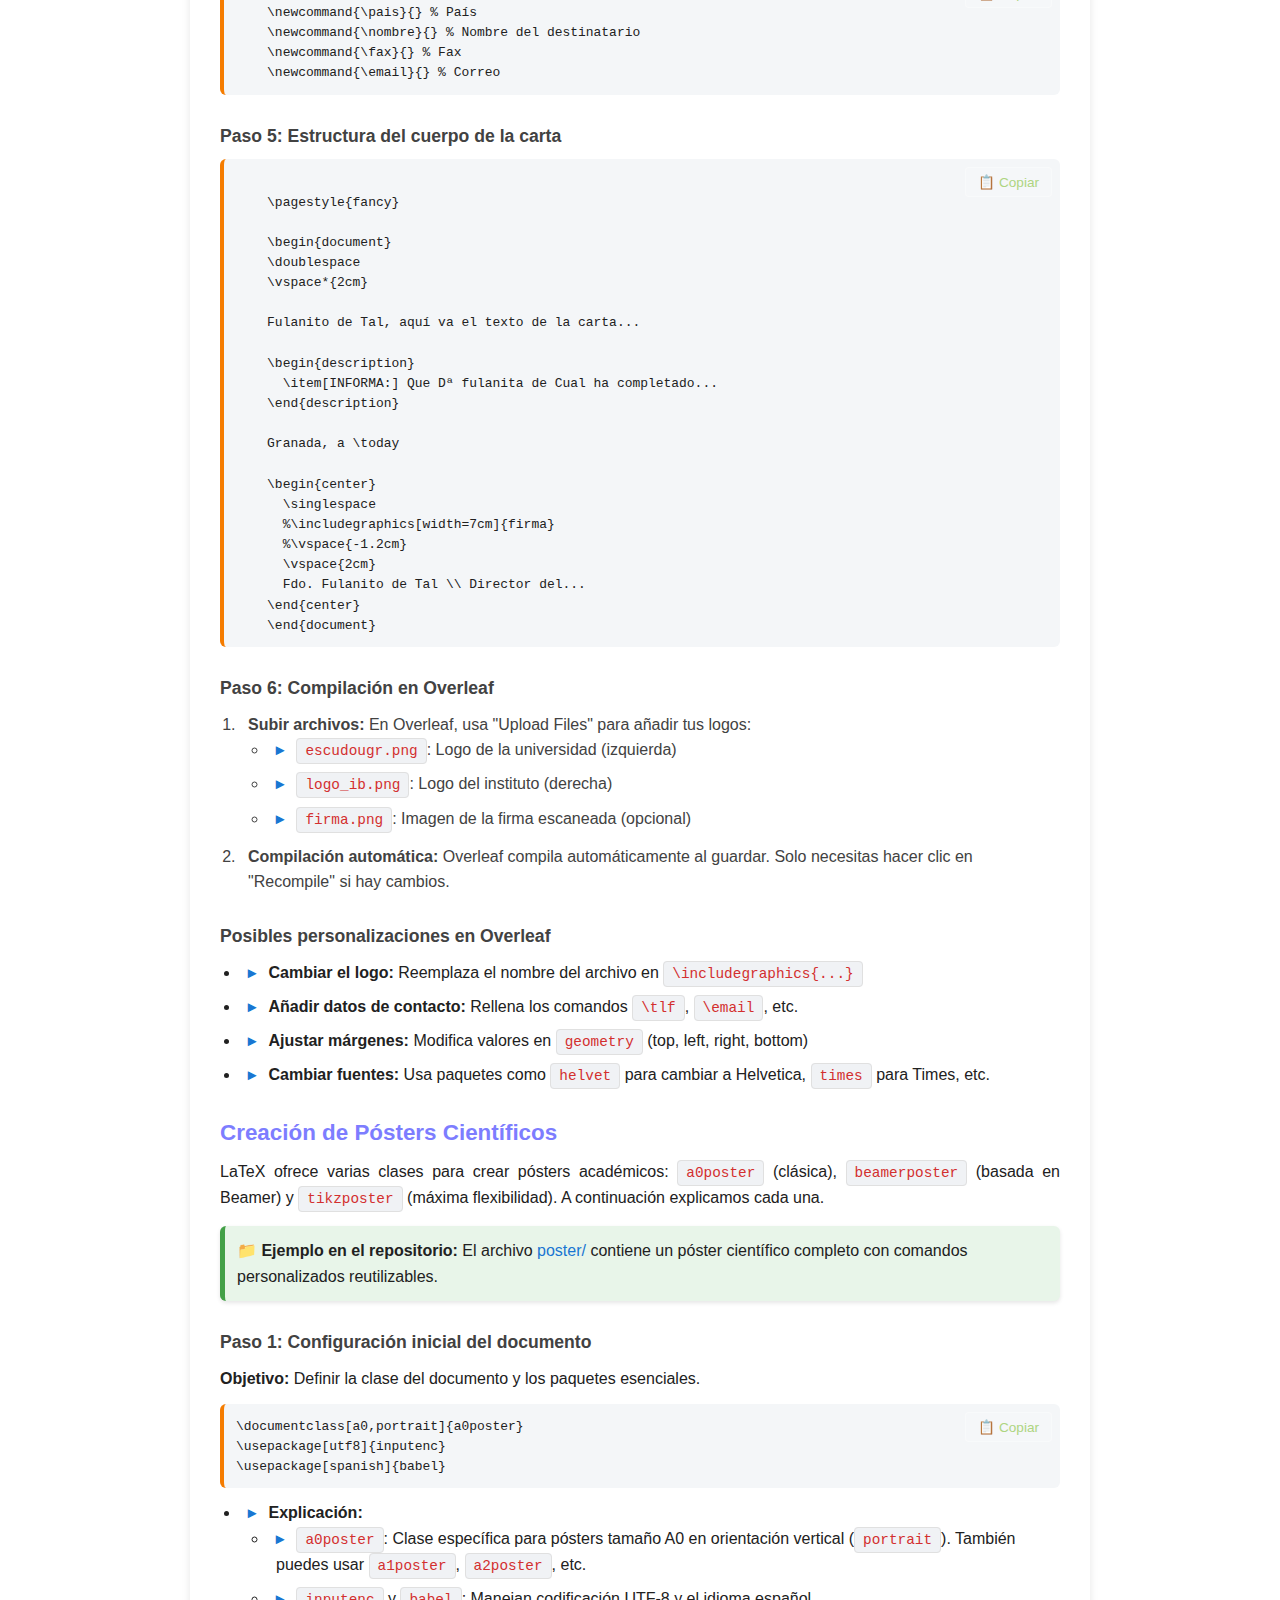
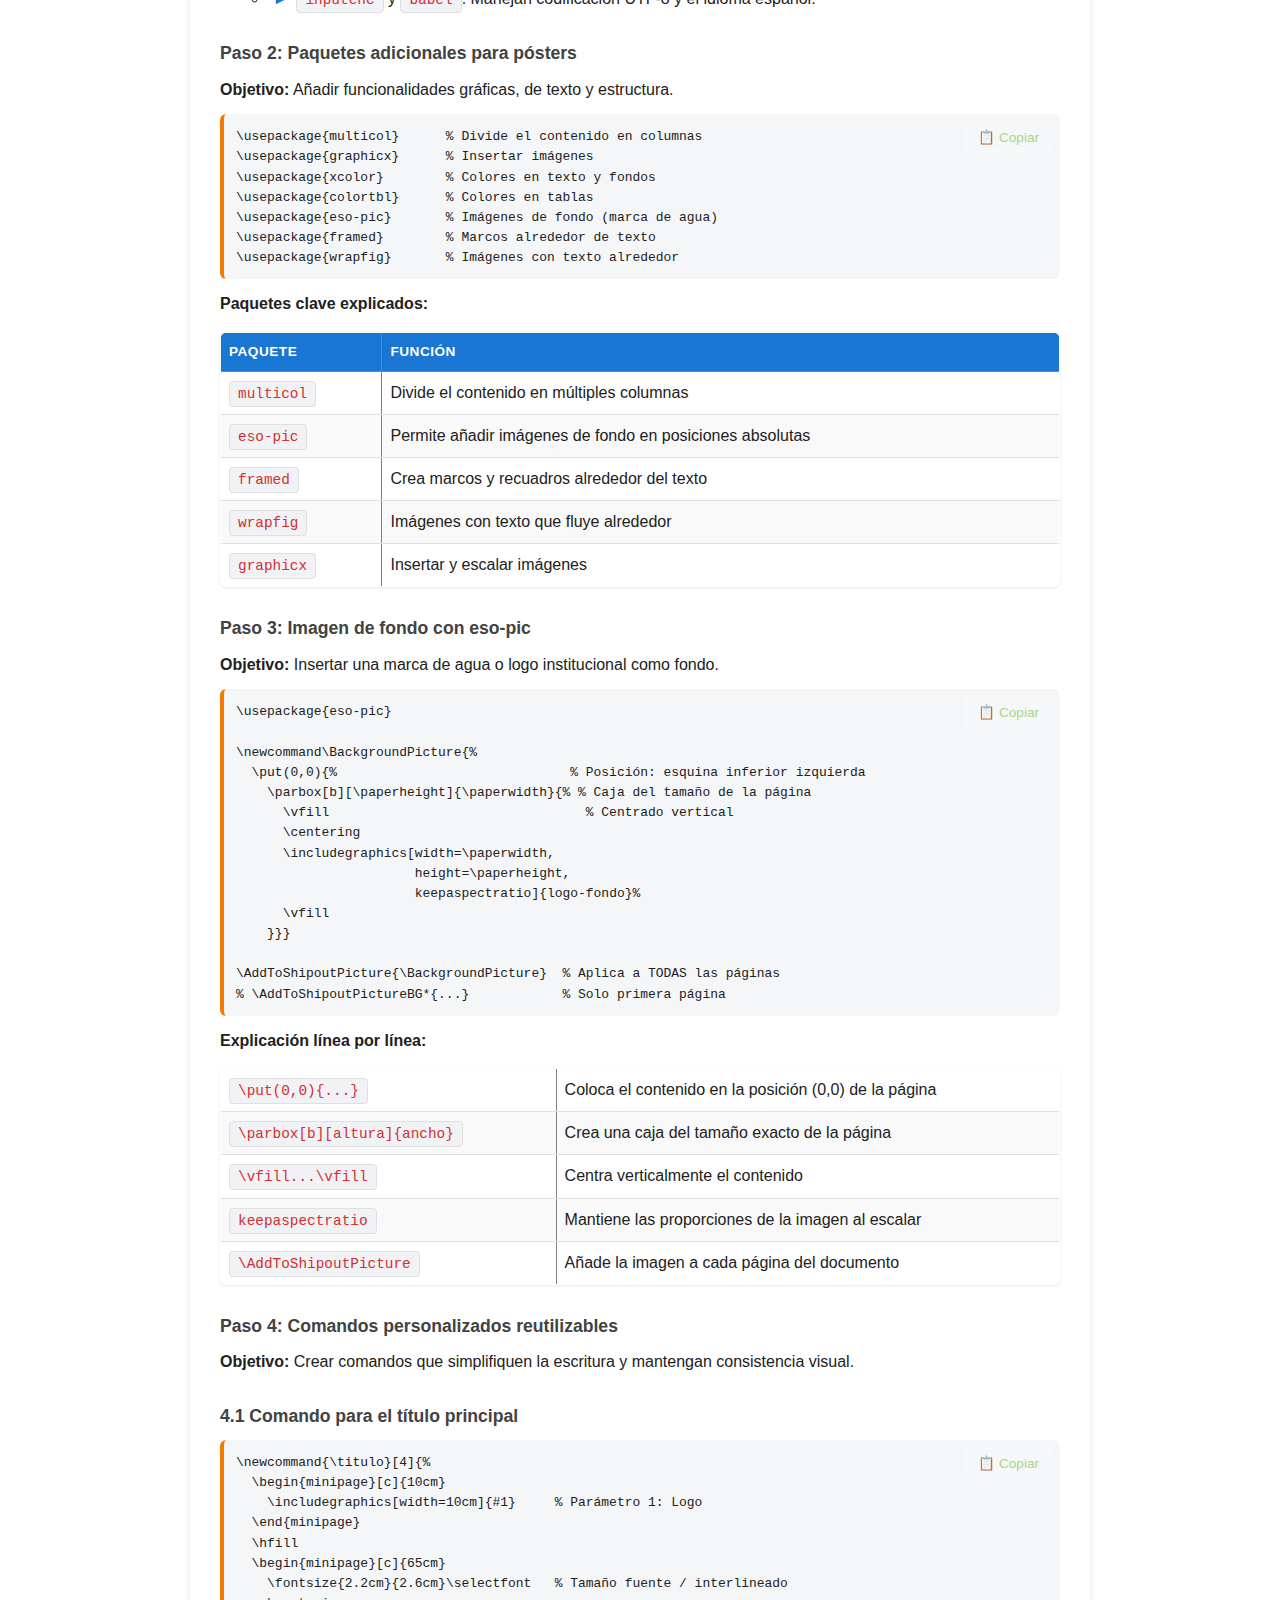
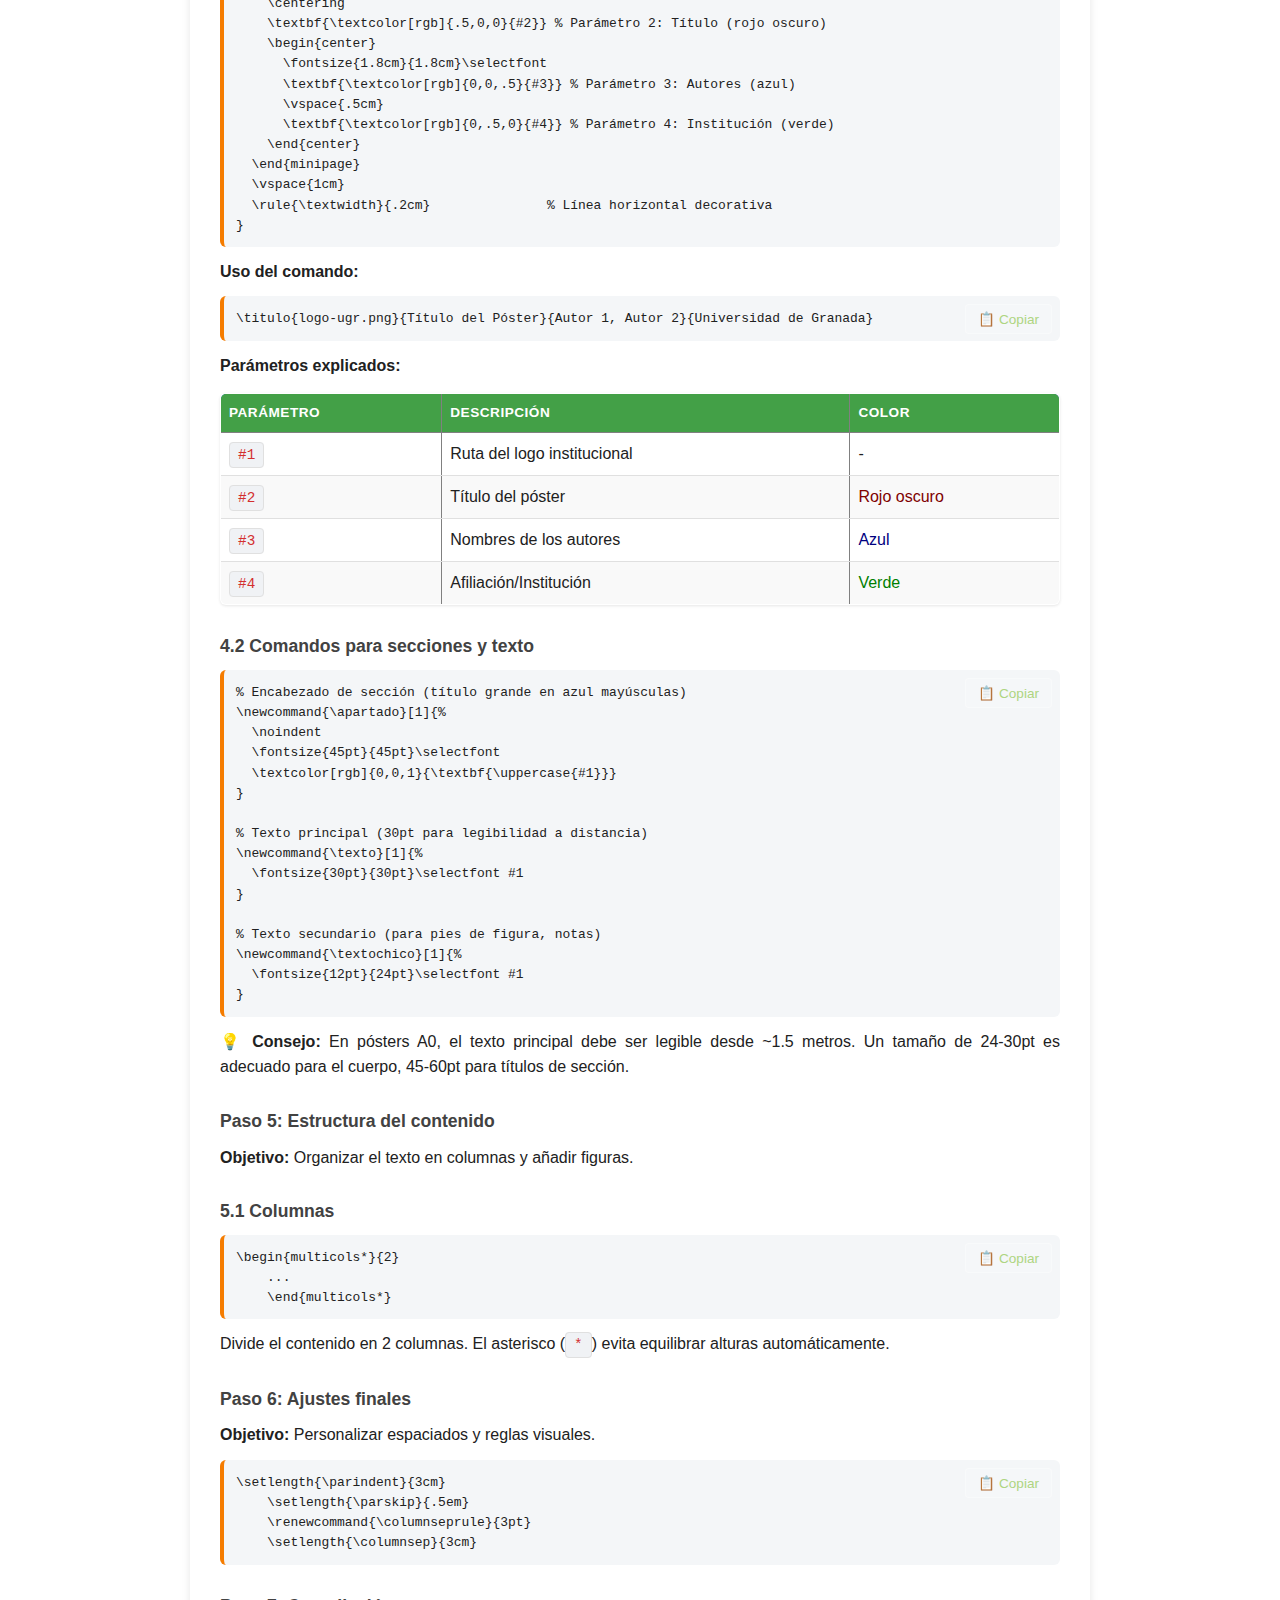
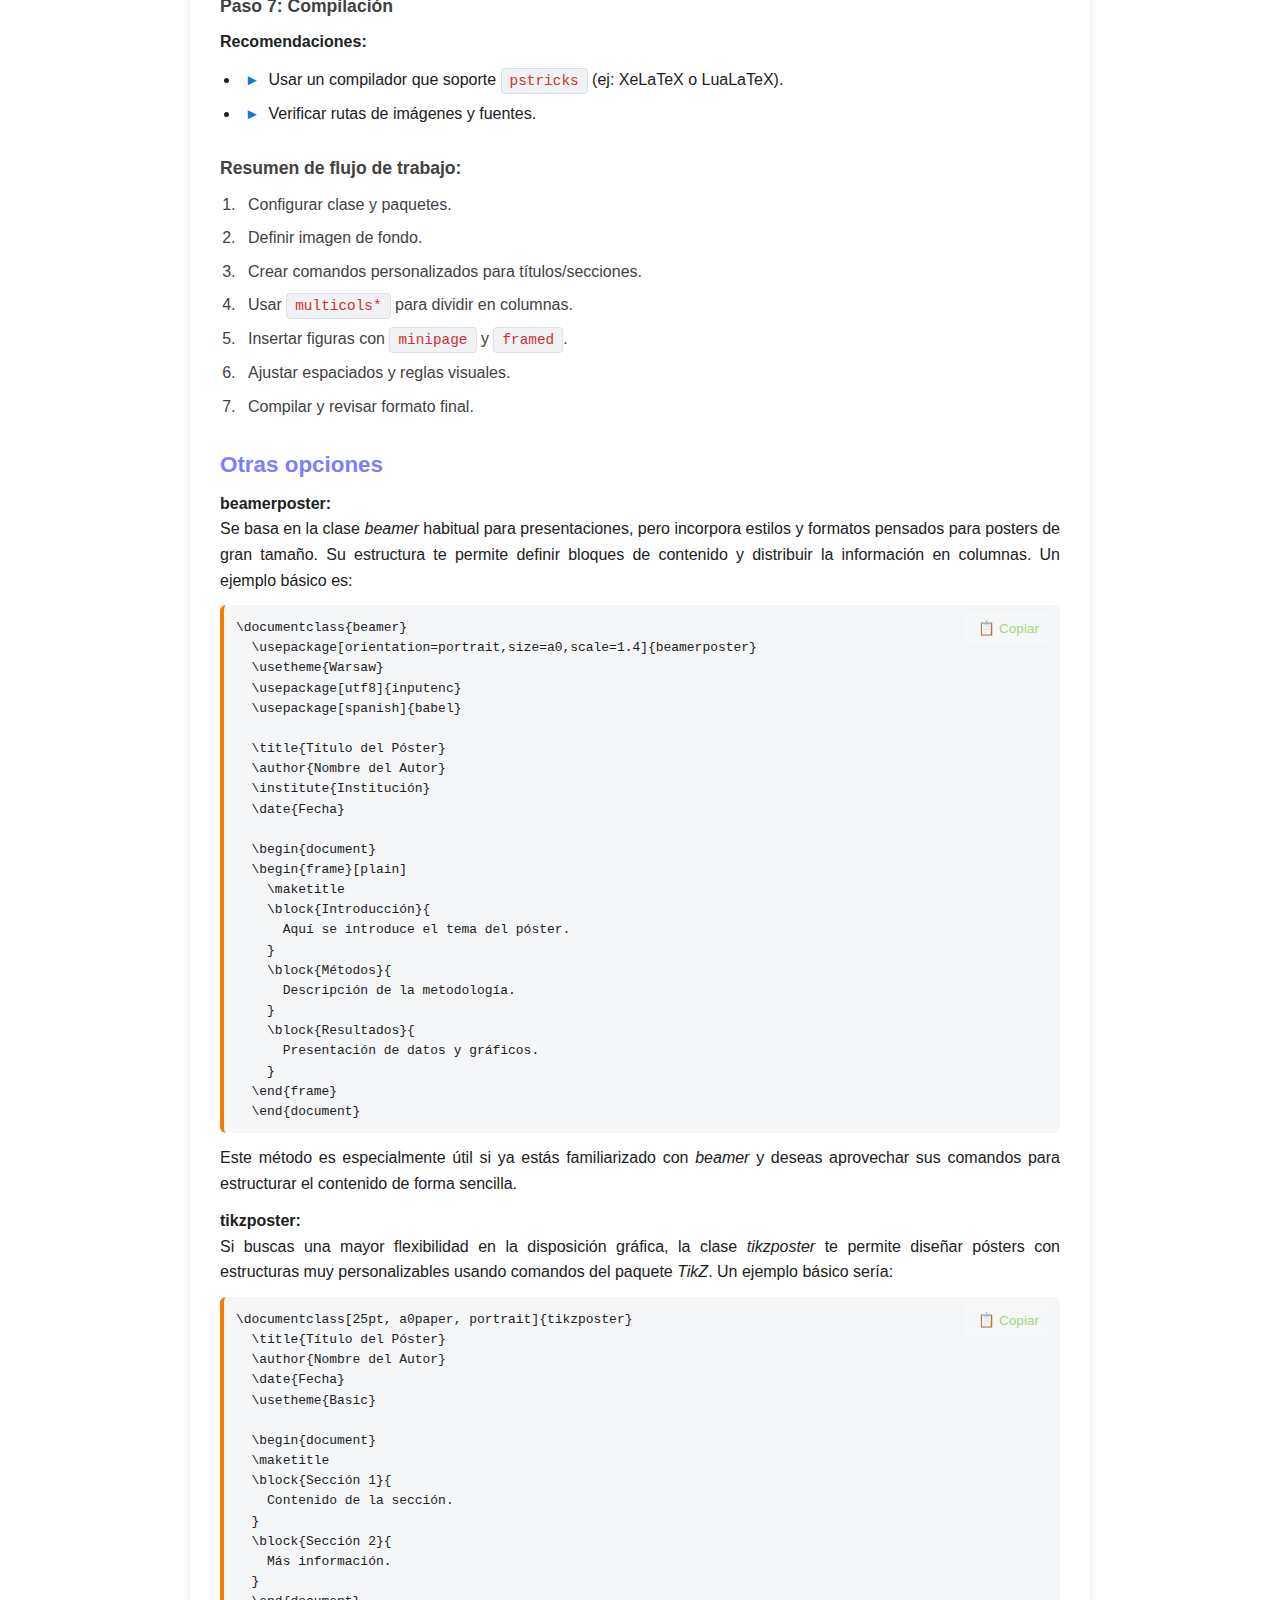
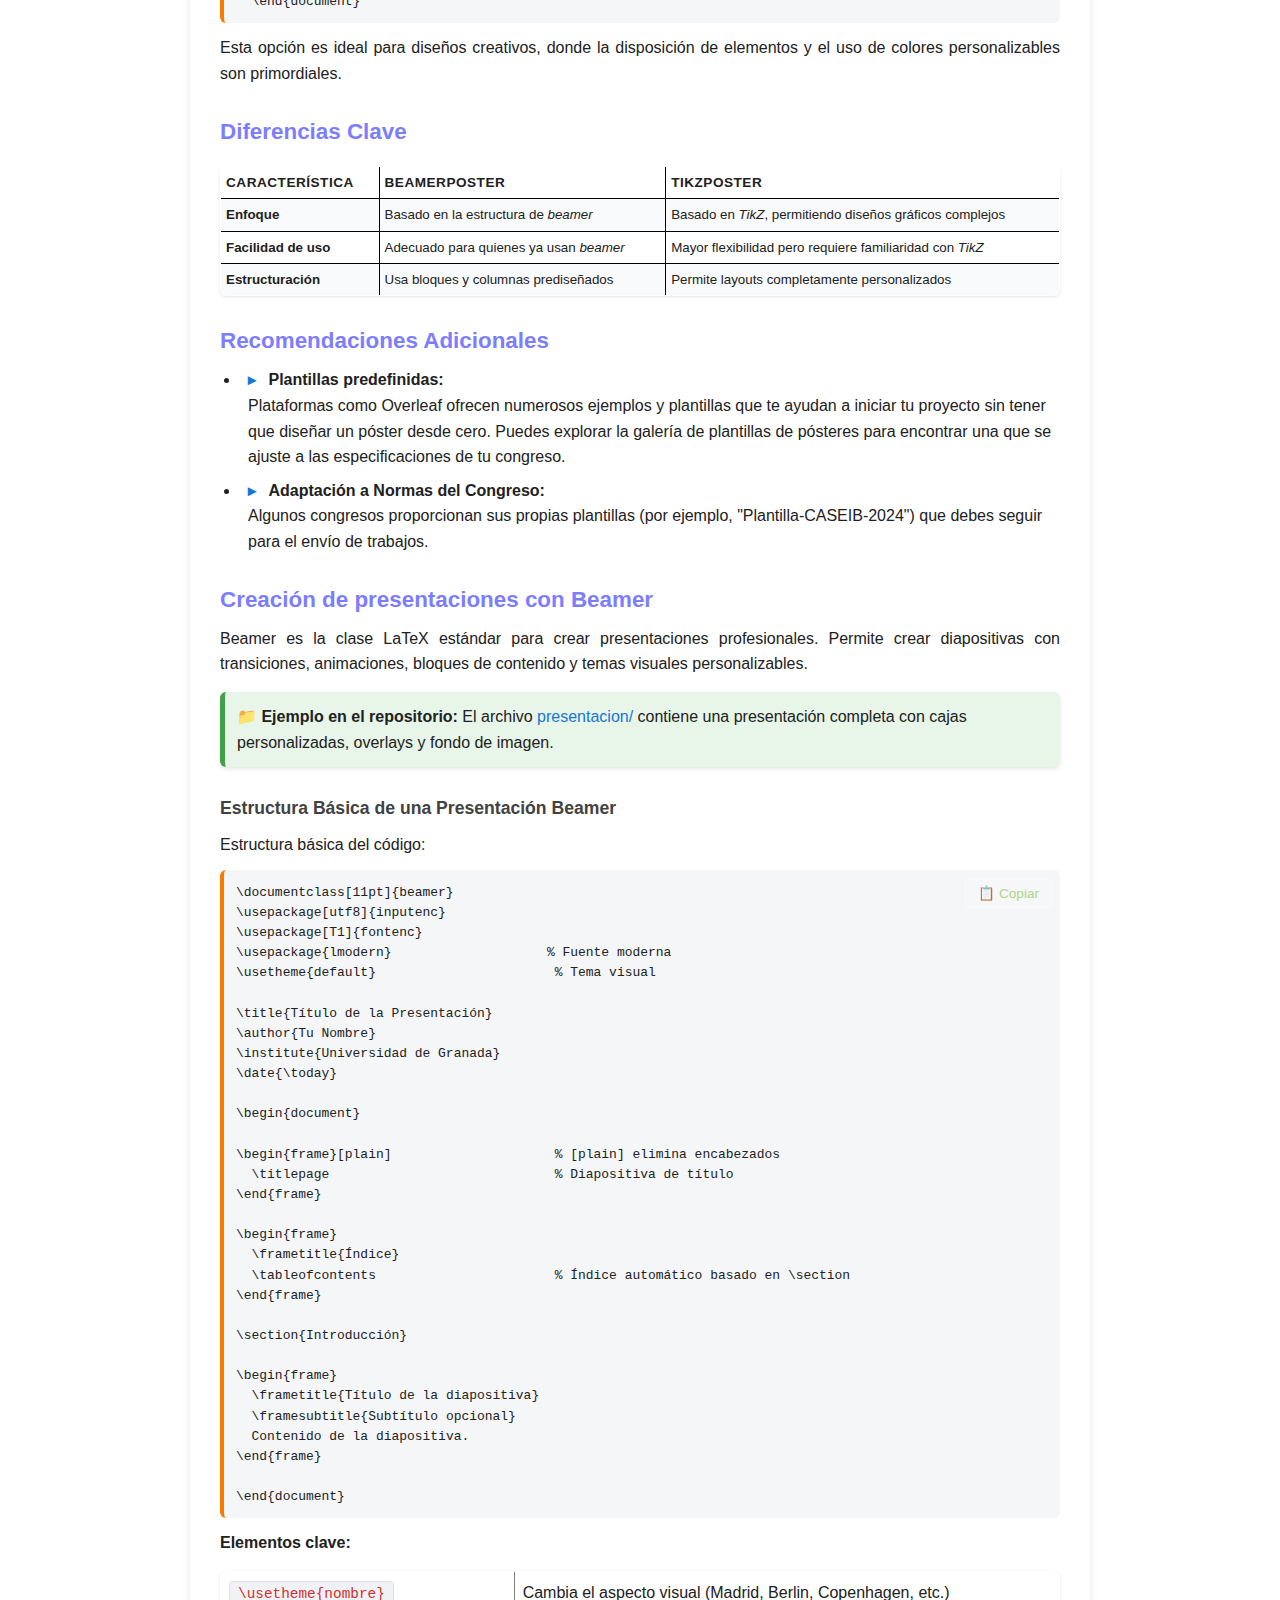
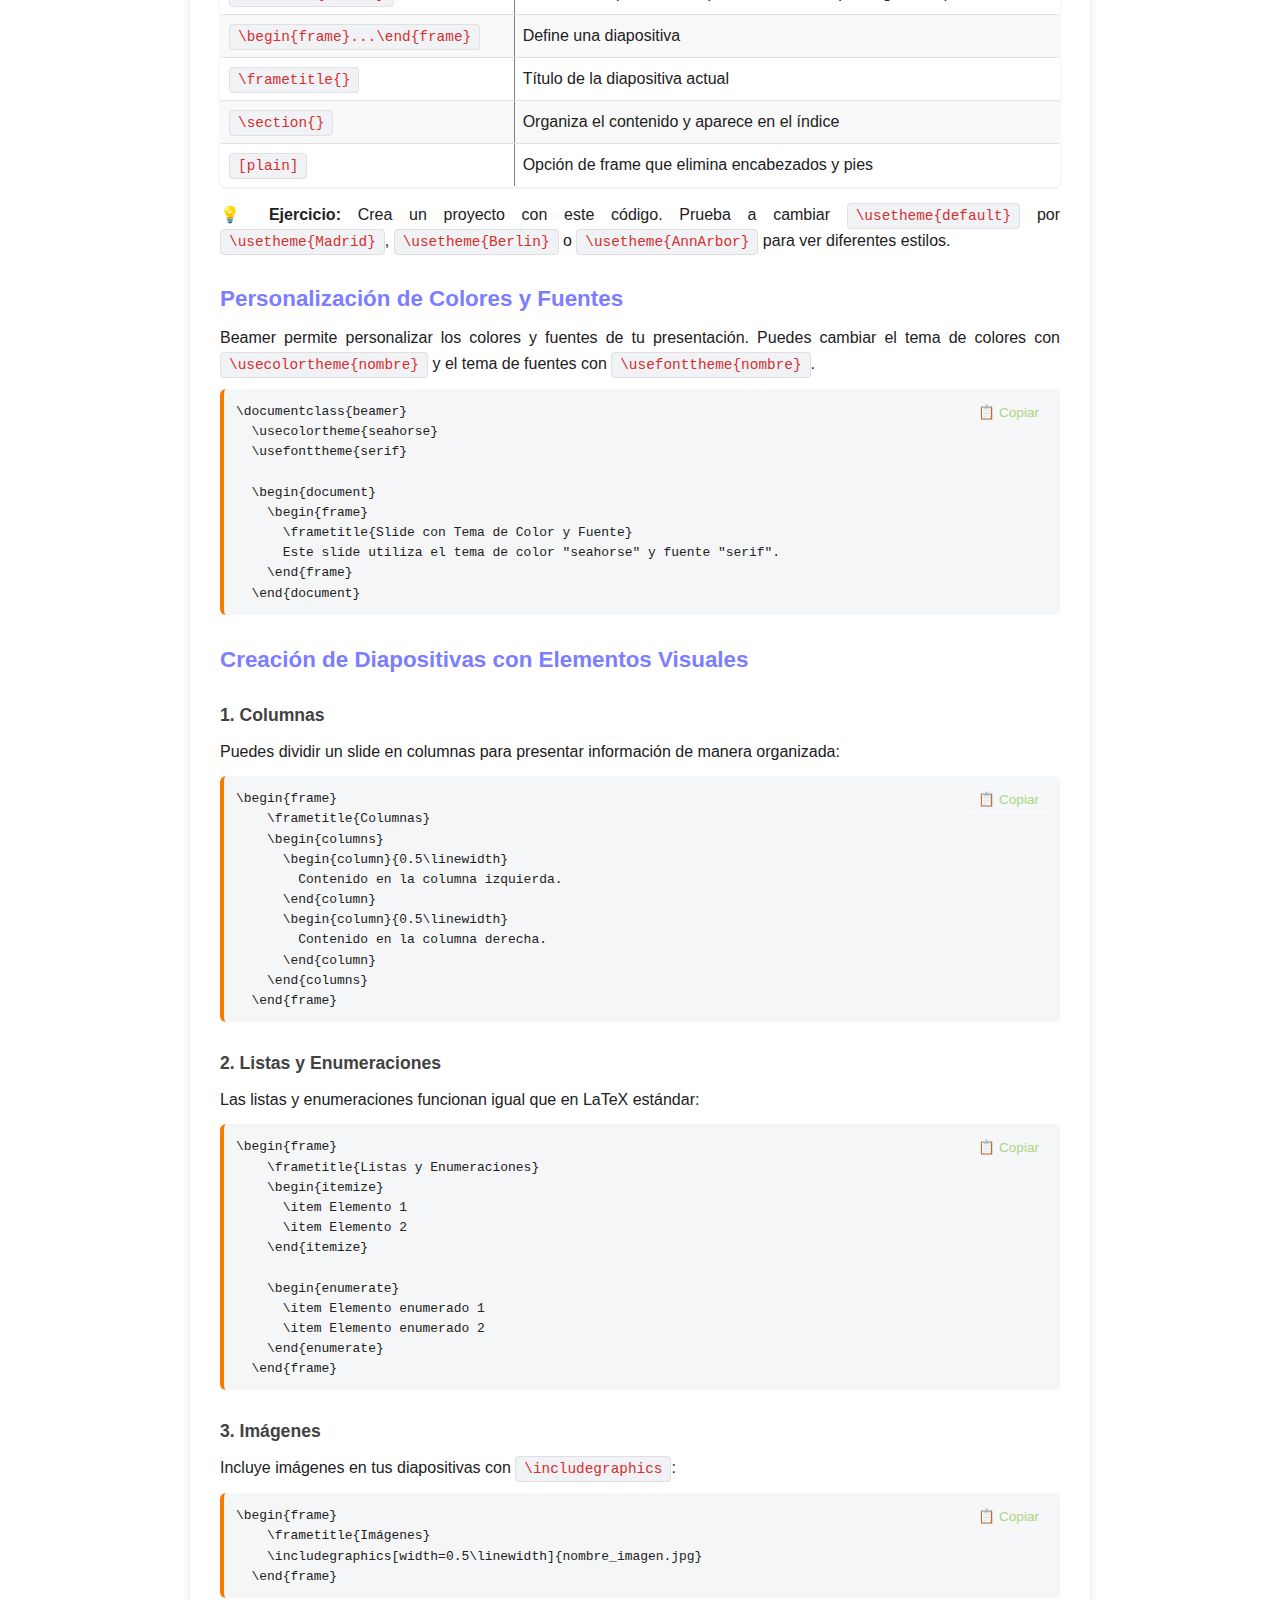
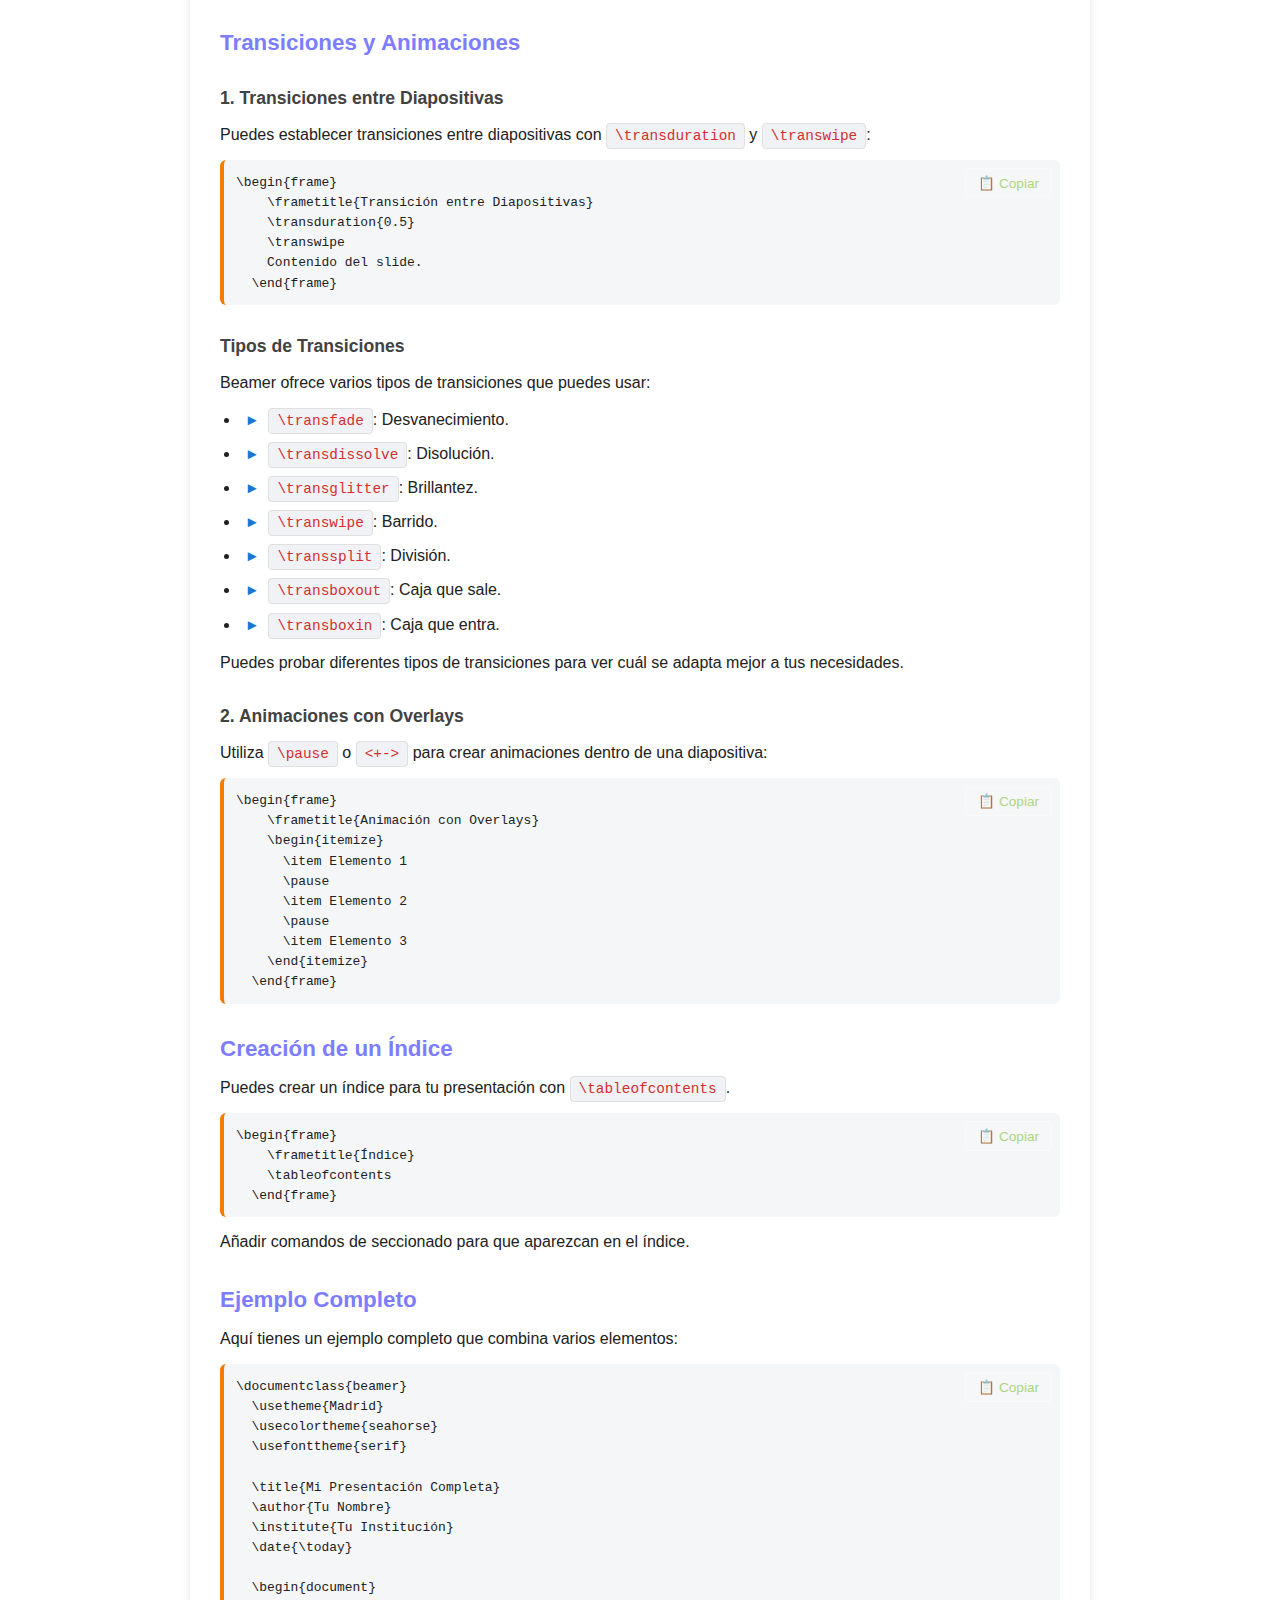
<file: clase7.html>
<!DOCTYPE html>
<html lang="es">

<head>
  <meta charset="UTF-8">
  <meta name="viewport" content="width=device-width, initial-scale=1.0">
  <meta http-equiv="Cache-Control" content="no-cache, no-store, must-revalidate">
  <meta http-equiv="Pragma" content="no-cache">
  <meta http-equiv="Expires" content="0">
  <title>LaTeX en Overleaf</title>
  <link rel="icon" type="image/svg+xml" href="favicon.svg">
  <link rel="stylesheet" href="style.css">
</head>

<body class="container">
    <div style="background-color: #e3f2fd; border-left: 4px solid #1976d2; padding: 12px; margin-top: 20px; margin-bottom: 20px; border-radius: 4px;">
        <p style="margin: 0; font-size: 0.95em; color: #0d47a1;">
            <strong>📌 Sobre esta clase:</strong> Aprenderás a crear documentos especiales: <strong>cartas formales con membrete</strong>, <strong>pósters científicos</strong> y <strong>presentaciones con Beamer</strong>. Los ejemplos están basados en la <a href="https://github.com/latex-git/plantilla-tesis" target="_blank" style="color: #1976d2;">plantilla de tesis del curso</a>.
        </p>
    </div>
    <p><a href="index.html" class="back-to-index">Volver al índice</a></p>
  <h2>Clase 7: Temas especiales</h2>


  <h3>Creación de cartas formales con membrete</h3>

  <p>LaTeX ofrece múltiples opciones para crear cartas formales. La clase <code>letter</code> proporciona una estructura sencilla, mientras que la clase <code>article</code> ofrece mayor flexibilidad para diseños con logos institucionales.</p>

  <h3>Opción 1: Usando la clase letter</h3>

  <p>Ejemplo básico de una carta formal en LaTeX usando la clase <code>letter</code>:</p>

  <pre><code>\documentclass[a4paper,12pt]{letter}
\usepackage[utf8]{inputenc}
\usepackage[spanish]{babel}
\usepackage[T1]{fontenc}

% Definición de la dirección del remitente
\address{Calle Falsa 123\\ Ciudad de México, CP 01000}

% Definición de la firma del remitente
\signature{Juan Pérez}

% Opcionalmente, se puede definir la fecha
\date{\today}

\begin{document}

% Inicio del entorno de la carta
\begin{letter}{Lic. María López\\ Departamento de Comunicaciones\\ 
Empresa XYZ\\ Calle Real 456\\ Otra Ciudad, CP 02000}

% Declaración de apertura
\opening{Estimada Lic. López:}

Me permito escribirle la presente carta con el propósito de informarle 
sobre la nueva estrategia de comunicación que implementaremos en la empresa. 
La iniciativa está orientada a mejorar la interacción con nuestros clientes 
mediante el uso de medios digitales y herramientas innovadoras.

Agradezco de antemano su atención y quedo a su disposición para ampliar 
cualquier información adicional que requiera.

% Declaración de cierre
\closing{Atentamente,}

% Inclusión de una posdata
\ps{PD: Adjunto el documento con el plan de acción para su revisión.}

% Inclusión de documentos adjuntos
\encl{Plan de Acción\\ Cronograma de Actividades}

% Inclusión de destinatarios en copia
\cc{Dr. Carlos Gómez\\ Ing. Marta Díaz}

\end{letter}

\end{document}</code></pre>

  <p><strong>Elementos principales:</strong></p>
  <ul>
    <li>Clase <code>letter</code> específica para cartas</li>
    <li>Dirección del remitente con <code>\address</code></li>
    <li>Firma con <code>\signature</code></li>
    <li>Fecha automática con <code>\date{\today}</code></li>
    <li>Entorno <code>letter</code> para el contenido</li>
    <li>Elementos opcionales: PS, adjuntos y copias</li>
  </ul>

  <h4>Ejemplo de código para insertar logos en las esquinas superiores:</h4>

  <pre><code>\documentclass[a4paper]{letter}
  \usepackage[margin=1in]{geometry}       % Define márgenes estándar
  \usepackage{eso-pic}                    % Permite añadir imágenes en posiciones absolutas
  \usepackage{graphicx}                   % Necesario para la inclusión de gráficos
  
  \newsavebox{\mylogo}
  \savebox{\mylogo}{%
    \parbox{4cm}{%
      \centering%
      \includegraphics[width=2cm]{logo_ib}\\
      {\scriptsize\textbf{\emph{Instituto de Biotecnología}\\ Universidad de Granada}}%
    }%
  }
  
  
  \newcommand{\AtPageUpperRight}[1]{%
    \AtPageUpperLeft{%
      \makebox[1.2\textwidth][r]{#1}%
    }%
  }
  
  
  % Comando para agregar un logo en la esquina superior izquierda
  \newcommand{\AddLeftLogo}{
    \AddToShipoutPictureBG*{%
      \AtPageUpperLeft{%
        \hspace{1.5cm}%
        \raisebox{-3cm}{\centering\includegraphics[height=2cm]{escudougr.png}}%
      }%
    }%
  }
  
  % Comando para agregar un logo en la esquina superior derecha
  \newcommand{\AddRightLogo}{
    \AddToShipoutPictureBG*{%
      \AtPageUpperRight{%
        \raisebox{-3cm}{\usebox{\mylogo}}%
      }%
    }%
  }
  
  %\includegraphics[height=2cm]{logo_ib.png}
  
  \signature{Fulanito de Tal}
  
  \begin{document}
    % Añadimos ambos logos a cada página (o solo a la primera según la implementación)
    \AddLeftLogo
    \AddRightLogo
    
    \begin{letter}{Nombre del destinatario \\ Dirección \\ Ciudad}
      \opening{Estimado/a,}
      
      Contenido de la carta. Aquí se pueden incluir párrafos, listas y cualquier otro elemento de LaTeX.
      
      \closing{Atentamente,}
    \end{letter}
  \end{document}</code></pre>

  <p>Este ejemplo muestra cómo utilizar <code>eso-pic</code> para incorporar imágenes fuera de los márgenes, ajustando
    la posición horizontal (con <code>\hspace</code>) y vertical (con <code>\raisebox</code>) para evitar que los logos
    queden demasiado pegados a los bordes.</p>


  <h3>Opción 2: Usando la clase article (recomendado para membretes)</h3>

  <p><strong>Ventaja:</strong> La clase <code>article</code> ofrece mayor flexibilidad para diseñar cartas con logos institucionales, firmas escaneadas y membretes personalizados. Es la opción preferida cuando necesitas un diseño corporativo.</p>
  
  <div style="background-color: #e8f5e9; padding: 12px; border-radius: 6px; margin: 15px 0;">
      <strong>📁 Ejemplo en el repositorio:</strong> El archivo <a href="https://github.com/latex-git/plantilla-tesis/blob/main/carta/" target="_blank">carta/</a> contiene un ejemplo completo de carta con membrete institucional.
  </div>

  <h4>Paso 1: Configuración inicial del documento</h4>
  <p><strong>Código:</strong></p>
  <pre><code>\documentclass[a4paper,12pt]{article}
    \usepackage[utf8]{inputenc}
    \usepackage[spanish]{babel}</code></pre>
  <p><strong>Explicación:</strong></p>
  <ul>
    <li><code>article</code>: Define el tipo de documento.</li>
    <li><code>inputenc</code> y <code>babel</code>: Permiten escribir en español con codificación UTF-8.</li>
  </ul>

  <h4>Paso 2: Paquetes esenciales para cartas con membrete</h4>
  <p><strong>Código:</strong></p>
  <pre><code>\usepackage{graphicx}
    \usepackage[top=4cm,headheight=4cm]{geometry}
    \usepackage{fancyhdr}
    \usepackage{setspace}</code></pre>
  <p><strong>Explicación:</strong></p>
  <ul>
    <li><code>graphicx</code>: Para insertar imágenes (logo, firma).</li>
    <li><code>geometry</code>: Configura márgenes. <code>top=4cm</code> deja espacio para el membrete.</li>
    <li><code>fancyhdr</code>: Personaliza encabezados/pies de página.</li>
    <li><code>setspace</code>: Controla el interlineado.</li>
  </ul>

  <h4>Paso 3: Definir el membrete con logos</h4>
  <p>Primero añade tus logos al proyecto (Upload Files en Overleaf, o <code>git add</code> localmente). Luego define el membrete en el preámbulo:</p>
  <pre><code>\newsavebox{\mylogo}
    \savebox{\mylogo}{\includegraphics[width=2cm]{escudougr}}
    
    \newsavebox{\logoderecha}
    \savebox{\logoderecha}{\includegraphics[width=2cm]{logo_ib}}
    
    \lhead{
      \begin{minipage}[t]{4cm}
      \vspace{1cm}\hspace{-2cm}\parbox[t]{4cm}{
        \begin{center}
          \usebox{\mylogo} \\
          \tiny{\textbf{Facultad de Ciencias\\Universidad de Granada}}
        \end{center}
        }
      \end{minipage}
    }
    
    \rhead{
    \begin{minipage}[t]{4cm}
    \vspace{1cm}\hspace*{2cm}\parbox[t]{4cm}{
    \begin{center}
    \usebox{\logoderecha} \\
    \tiny{\textbf{\emph{Instituto de Biotecnología}}}
    \end{center}
    }
    \end{minipage}
    }
    
    \renewcommand{\headrulewidth}{0pt}
  </code></pre>

  <h4>Paso 4: Comandos personalizables</h4>
  <pre><code>\newcommand{\tlf}{} % Teléfono
    \newcommand{\pais}{} % País
    \newcommand{\nombre}{} % Nombre del destinatario
    \newcommand{\fax}{} % Fax
    \newcommand{\email}{} % Correo</code></pre>

  <h4>Paso 5: Estructura del cuerpo de la carta</h4>
  <pre><code>
    \pagestyle{fancy}
    
    \begin{document}
    \doublespace
    \vspace*{2cm}

    Fulanito de Tal, aquí va el texto de la carta...

    \begin{description}
      \item[INFORMA:] Que Dª fulanita de Cual ha completado...
    \end{description}

    Granada, a \today

    \begin{center}
      \singlespace
      %\includegraphics[width=7cm]{firma}
      %\vspace{-1.2cm}
      \vspace{2cm}
      Fdo. Fulanito de Tal \\ Director del...
    \end{center}
    \end{document}</code></pre>

  <h4>Paso 6: Compilación en Overleaf</h4>
  <ol>
    <li><strong>Subir archivos:</strong> En Overleaf, usa "Upload Files" para añadir tus logos:
      <ul>
        <li><code>escudougr.png</code>: Logo de la universidad (izquierda)</li>
        <li><code>logo_ib.png</code>: Logo del instituto (derecha)</li>
        <li><code>firma.png</code>: Imagen de la firma escaneada (opcional)</li>
      </ul>
    </li>
    <li><strong>Compilación automática:</strong> Overleaf compila automáticamente al guardar. Solo necesitas hacer clic en "Recompile" si hay cambios.</li>
  </ol>

  <h4>Posibles personalizaciones en Overleaf</h4>
  <ul>
    <li><strong>Cambiar el logo:</strong> Reemplaza el nombre del archivo en <code>\includegraphics{...}</code></li>
    <li><strong>Añadir datos de contacto:</strong> Rellena los comandos <code>\tlf</code>, <code>\email</code>, etc.</li>
    <li><strong>Ajustar márgenes:</strong> Modifica valores en <code>geometry</code> (top, left, right, bottom)</li>
    <li><strong>Cambiar fuentes:</strong> Usa paquetes como <code>helvet</code> para cambiar a Helvetica, <code>times</code> para Times, etc.</li>
  </ul>



  <h3>Creación de Pósters Científicos</h3>

  <p>LaTeX ofrece varias clases para crear pósters académicos: <code>a0poster</code> (clásica), <code>beamerposter</code> (basada en Beamer) y <code>tikzposter</code> (máxima flexibilidad). A continuación explicamos cada una.</p>
  
  <div style="background-color: #e8f5e9; padding: 12px; border-radius: 6px; margin: 15px 0;">
      <strong>📁 Ejemplo en el repositorio:</strong> El archivo <a href="https://github.com/latex-git/plantilla-tesis/blob/main/poster/" target="_blank">poster/</a> contiene un póster científico completo con comandos personalizados reutilizables.
  </div>

  <h4>Paso 1: Configuración inicial del documento</h4>
  <p><strong>Objetivo:</strong> Definir la clase del documento y los paquetes esenciales.</p>

  <pre><code>\documentclass[a0,portrait]{a0poster}
\usepackage[utf8]{inputenc}
\usepackage[spanish]{babel}</code></pre>

  <ul>
    <li><strong>Explicación:</strong>
      <ul>
        <li><code>a0poster</code>: Clase específica para pósters tamaño A0 en orientación vertical (<code>portrait</code>). También puedes usar <code>a1poster</code>, <code>a2poster</code>, etc.</li>
        <li><code>inputenc</code> y <code>babel</code>: Manejan codificación UTF-8 y el idioma español.</li>
      </ul>
    </li>
  </ul>

  <h4>Paso 2: Paquetes adicionales para pósters</h4>
  <p><strong>Objetivo:</strong> Añadir funcionalidades gráficas, de texto y estructura.</p>

  <pre><code>\usepackage{multicol}      % Divide el contenido en columnas
\usepackage{graphicx}      % Insertar imágenes
\usepackage{xcolor}        % Colores en texto y fondos
\usepackage{colortbl}      % Colores en tablas
\usepackage{eso-pic}       % Imágenes de fondo (marca de agua)
\usepackage{framed}        % Marcos alrededor de texto
\usepackage{wrapfig}       % Imágenes con texto alrededor</code></pre>

  <p><strong>Paquetes clave explicados:</strong></p>
  <table border="1" style="width: 100%; border-collapse: collapse; margin: 15px 0;">
      <thead>
          <tr style="background-color: #1976d2; color: white;">
              <th style="padding: 8px;">Paquete</th>
              <th style="padding: 8px;">Función</th>
          </tr>
      </thead>
      <tbody>
          <tr><td style="padding: 8px;"><code>multicol</code></td><td style="padding: 8px;">Divide el contenido en múltiples columnas</td></tr>
          <tr style="background-color: #f9f9f9;"><td style="padding: 8px;"><code>eso-pic</code></td><td style="padding: 8px;">Permite añadir imágenes de fondo en posiciones absolutas</td></tr>
          <tr><td style="padding: 8px;"><code>framed</code></td><td style="padding: 8px;">Crea marcos y recuadros alrededor del texto</td></tr>
          <tr style="background-color: #f9f9f9;"><td style="padding: 8px;"><code>wrapfig</code></td><td style="padding: 8px;">Imágenes con texto que fluye alrededor</td></tr>
          <tr><td style="padding: 8px;"><code>graphicx</code></td><td style="padding: 8px;">Insertar y escalar imágenes</td></tr>
      </tbody>
  </table>

  <h4>Paso 3: Imagen de fondo con eso-pic</h4>
  <p><strong>Objetivo:</strong> Insertar una marca de agua o logo institucional como fondo.</p>

  <pre><code>\usepackage{eso-pic}

\newcommand\BackgroundPicture{%
  \put(0,0){%                              % Posición: esquina inferior izquierda
    \parbox[b][\paperheight]{\paperwidth}{% % Caja del tamaño de la página
      \vfill                                 % Centrado vertical
      \centering
      \includegraphics[width=\paperwidth,    
                       height=\paperheight,
                       keepaspectratio]{logo-fondo}%
      \vfill
    }}}

\AddToShipoutPicture{\BackgroundPicture}  % Aplica a TODAS las páginas
% \AddToShipoutPictureBG*{...}            % Solo primera página</code></pre>

  <p><strong>Explicación línea por línea:</strong></p>
  <table border="1" style="width: 100%; border-collapse: collapse; margin: 15px 0;">
      <tbody>
          <tr><td style="padding: 8px; width: 40%;"><code>\put(0,0){...}</code></td><td style="padding: 8px;">Coloca el contenido en la posición (0,0) de la página</td></tr>
          <tr style="background-color: #f9f9f9;"><td style="padding: 8px;"><code>\parbox[b][altura]{ancho}</code></td><td style="padding: 8px;">Crea una caja del tamaño exacto de la página</td></tr>
          <tr><td style="padding: 8px;"><code>\vfill...\vfill</code></td><td style="padding: 8px;">Centra verticalmente el contenido</td></tr>
          <tr style="background-color: #f9f9f9;"><td style="padding: 8px;"><code>keepaspectratio</code></td><td style="padding: 8px;">Mantiene las proporciones de la imagen al escalar</td></tr>
          <tr><td style="padding: 8px;"><code>\AddToShipoutPicture</code></td><td style="padding: 8px;">Añade la imagen a cada página del documento</td></tr>
      </tbody>
  </table>

  <h4>Paso 4: Comandos personalizados reutilizables</h4>
  <p><strong>Objetivo:</strong> Crear comandos que simplifiquen la escritura y mantengan consistencia visual.</p>

  <h5>4.1 Comando para el título principal</h5>
  <pre><code>\newcommand{\titulo}[4]{%
  \begin{minipage}[c]{10cm}
    \includegraphics[width=10cm]{#1}     % Parámetro 1: Logo
  \end{minipage}
  \hfill
  \begin{minipage}[c]{65cm}
    \fontsize{2.2cm}{2.6cm}\selectfont   % Tamaño fuente / interlineado
    \centering
    \textbf{\textcolor[rgb]{.5,0,0}{#2}} % Parámetro 2: Título (rojo oscuro)
    \begin{center}
      \fontsize{1.8cm}{1.8cm}\selectfont
      \textbf{\textcolor[rgb]{0,0,.5}{#3}} % Parámetro 3: Autores (azul)
      \vspace{.5cm}
      \textbf{\textcolor[rgb]{0,.5,0}{#4}} % Parámetro 4: Institución (verde)
    \end{center}
  \end{minipage}
  \vspace{1cm}
  \rule{\textwidth}{.2cm}               % Línea horizontal decorativa
}</code></pre>

  <p><strong>Uso del comando:</strong></p>
  <pre><code>\titulo{logo-ugr.png}{Título del Póster}{Autor 1, Autor 2}{Universidad de Granada}</code></pre>
  
  <p><strong>Parámetros explicados:</strong></p>
  <table border="1" style="width: 100%; border-collapse: collapse; margin: 15px 0;">
      <thead>
          <tr style="background-color: #43a047; color: white;">
              <th style="padding: 8px;">Parámetro</th>
              <th style="padding: 8px;">Descripción</th>
              <th style="padding: 8px;">Color</th>
          </tr>
      </thead>
      <tbody>
          <tr><td style="padding: 8px;"><code>#1</code></td><td style="padding: 8px;">Ruta del logo institucional</td><td style="padding: 8px;">-</td></tr>
          <tr style="background-color: #f9f9f9;"><td style="padding: 8px;"><code>#2</code></td><td style="padding: 8px;">Título del póster</td><td style="padding: 8px; color: rgb(127,0,0);">Rojo oscuro</td></tr>
          <tr><td style="padding: 8px;"><code>#3</code></td><td style="padding: 8px;">Nombres de los autores</td><td style="padding: 8px; color: rgb(0,0,127);">Azul</td></tr>
          <tr style="background-color: #f9f9f9;"><td style="padding: 8px;"><code>#4</code></td><td style="padding: 8px;">Afiliación/Institución</td><td style="padding: 8px; color: rgb(0,127,0);">Verde</td></tr>
      </tbody>
  </table>

  <h5>4.2 Comandos para secciones y texto</h5>
  <pre><code>% Encabezado de sección (título grande en azul mayúsculas)
\newcommand{\apartado}[1]{%
  \noindent
  \fontsize{45pt}{45pt}\selectfont
  \textcolor[rgb]{0,0,1}{\textbf{\uppercase{#1}}}
}

% Texto principal (30pt para legibilidad a distancia)
\newcommand{\texto}[1]{%
  \fontsize{30pt}{30pt}\selectfont #1
}

% Texto secundario (para pies de figura, notas)
\newcommand{\textochico}[1]{%
  \fontsize{12pt}{24pt}\selectfont #1
}</code></pre>

  <p><strong>💡 Consejo:</strong> En pósters A0, el texto principal debe ser legible desde ~1.5 metros. Un tamaño de 24-30pt es adecuado para el cuerpo, 45-60pt para títulos de sección.</p>

  <h4>Paso 5: Estructura del contenido</h4>
  <p><strong>Objetivo:</strong> Organizar el texto en columnas y añadir figuras.</p>

  <h5>5.1 Columnas</h5>
  <pre><code>\begin{multicols*}{2}
    ...
    \end{multicols*}</code></pre>

  <p>Divide el contenido en 2 columnas. El asterisco (<code>*</code>) evita equilibrar alturas automáticamente.</p>

  <h4>Paso 6: Ajustes finales</h4>
  <p><strong>Objetivo:</strong> Personalizar espaciados y reglas visuales.</p>

  <pre><code>\setlength{\parindent}{3cm}
    \setlength{\parskip}{.5em}
    \renewcommand{\columnseprule}{3pt}
    \setlength{\columnsep}{3cm}</code></pre>

  <h4>Paso 7: Compilación</h4>
  <p><strong>Recomendaciones:</strong></p>
  <ul>
    <li>Usar un compilador que soporte <code>pstricks</code> (ej: XeLaTeX o LuaLaTeX).</li>
    <li>Verificar rutas de imágenes y fuentes.</li>
  </ul>

  <h4>Resumen de flujo de trabajo:</h4>
  <ol>
    <li>Configurar clase y paquetes.</li>
    <li>Definir imagen de fondo.</li>
    <li>Crear comandos personalizados para títulos/secciones.</li>
    <li>Usar <code>multicols*</code> para dividir en columnas.</li>
    <li>Insertar figuras con <code>minipage</code> y <code>framed</code>.</li>
    <li>Ajustar espaciados y reglas visuales.</li>
    <li>Compilar y revisar formato final.</li>
  </ol>

  <h3>Otras opciones</h3>

  <p><strong>beamerposter:</strong><br>
  Se basa en la clase <em>beamer</em> habitual para presentaciones, pero incorpora estilos y formatos pensados para posters de gran tamaño. Su estructura te permite definir bloques de contenido y distribuir la información en columnas. Un ejemplo básico es:</p>
  
  <pre><code>\documentclass{beamer}
  \usepackage[orientation=portrait,size=a0,scale=1.4]{beamerposter}
  \usetheme{Warsaw}
  \usepackage[utf8]{inputenc}
  \usepackage[spanish]{babel}
  
  \title{Título del Póster}
  \author{Nombre del Autor}
  \institute{Institución}
  \date{Fecha}
  
  \begin{document}
  \begin{frame}[plain]
    \maketitle
    \block{Introducción}{
      Aquí se introduce el tema del póster.
    }
    \block{Métodos}{
      Descripción de la metodología.
    }
    \block{Resultados}{
      Presentación de datos y gráficos.
    }
  \end{frame}
  \end{document}</code></pre>
  
  <p>Este método es especialmente útil si ya estás familiarizado con <em>beamer</em> y deseas aprovechar sus comandos para estructurar el contenido de forma sencilla.</p>
  
  <p><strong>tikzposter:</strong><br>
  Si buscas una mayor flexibilidad en la disposición gráfica, la clase <em>tikzposter</em> te permite diseñar pósters con estructuras muy personalizables usando comandos del paquete <em>TikZ</em>. Un ejemplo básico sería:</p>
  
  <pre><code>\documentclass[25pt, a0paper, portrait]{tikzposter}
  \title{Título del Póster}
  \author{Nombre del Autor}
  \date{Fecha}
  \usetheme{Basic}
  
  \begin{document}
  \maketitle
  \block{Sección 1}{
    Contenido de la sección.
  }
  \block{Sección 2}{
    Más información.
  }
  \end{document}</code></pre>
  
  <p>Esta opción es ideal para diseños creativos, donde la disposición de elementos y el uso de colores personalizables son primordiales.</p>
  
  <h3>Diferencias Clave</h3>
  
  <table style="font-size: smaller; border-collapse: collapse; border: 1px solid black;">
    <tr>
      <th style="border: 1px solid black; border-bottom: 1px solid black; padding: 5px;">Característica</th>
      <th style="border: 1px solid black; border-bottom: 1px solid black; padding: 5px;">beamerposter</th>
      <th style="border: 1px solid black; border-bottom: 1px solid black; padding: 5px;">tikzposter</th>
    </tr>
    <tr>
      <td style="border: 1px solid black; border-bottom: 1px solid black; padding: 5px;"><strong>Enfoque</strong></td>
      <td style="border: 1px solid black; border-bottom: 1px solid black; padding: 5px;">Basado en la estructura de <em>beamer</em></td>
      <td style="border: 1px solid black; border-bottom: 1px solid black; padding: 5px;">Basado en <em>TikZ</em>, permitiendo diseños gráficos complejos</td>
    </tr>
    <tr>
      <td style="border: 1px solid black; border-bottom: 1px solid black; padding: 5px;"><strong>Facilidad de uso</strong></td>
      <td style="border: 1px solid black; border-bottom: 1px solid black; padding: 5px;">Adecuado para quienes ya usan <em>beamer</em></td>
      <td style="border: 1px solid black; border-bottom: 1px solid black; padding: 5px;">Mayor flexibilidad pero requiere familiaridad con <em>TikZ</em></td>
    </tr>
    <tr>
      <td style="border: 1px solid black; padding: 5px;"><strong>Estructuración</strong></td>
      <td style="border: 1px solid black; padding: 5px;">Usa bloques y columnas prediseñados</td>
      <td style="border: 1px solid black; padding: 5px;">Permite layouts completamente personalizados</td>
    </tr>
  </table>
  
  <h3>Recomendaciones Adicionales</h3>
  
  <ul>
    <li><strong>Plantillas predefinidas:</strong><br>
    Plataformas como Overleaf ofrecen numerosos ejemplos y plantillas que te ayudan a iniciar tu proyecto sin tener que diseñar un póster desde cero. Puedes explorar la galería de plantillas de pósteres para encontrar una que se ajuste a las especificaciones de tu congreso.</li>
  
    <li><strong>Adaptación a Normas del Congreso:</strong><br>
    Algunos congresos proporcionan sus propias plantillas (por ejemplo, "Plantilla-CASEIB-2024") que debes seguir para el envío de trabajos.</li>
  </ul>
  
  
  <h3>Creación de presentaciones con Beamer</h3>

  <p>Beamer es la clase LaTeX estándar para crear presentaciones profesionales. Permite crear diapositivas con transiciones, animaciones, bloques de contenido y temas visuales personalizables.</p>
  
  <div style="background-color: #e8f5e9; padding: 12px; border-radius: 6px; margin: 15px 0;">
      <strong>📁 Ejemplo en el repositorio:</strong> El archivo <a href="https://github.com/latex-git/plantilla-tesis/blob/main/presentacion/" target="_blank">presentacion/</a> contiene una presentación completa con cajas personalizadas, overlays y fondo de imagen.
  </div>

  <h4>Estructura Básica de una Presentación Beamer</h4>
  <p>Estructura básica del código:</p>

  <pre><code>\documentclass[11pt]{beamer}
\usepackage[utf8]{inputenc}
\usepackage[T1]{fontenc}
\usepackage{lmodern}                    % Fuente moderna
\usetheme{default}                       % Tema visual

\title{Título de la Presentación}
\author{Tu Nombre}
\institute{Universidad de Granada}
\date{\today}

\begin{document}

\begin{frame}[plain]                     % [plain] elimina encabezados
  \titlepage                             % Diapositiva de título
\end{frame}

\begin{frame}
  \frametitle{Índice}
  \tableofcontents                       % Índice automático basado en \section
\end{frame}

\section{Introducción}

\begin{frame}
  \frametitle{Título de la diapositiva}
  \framesubtitle{Subtítulo opcional}
  Contenido de la diapositiva.
\end{frame}

\end{document}</code></pre>

  <p><strong>Elementos clave:</strong></p>
  <table border="1" style="width: 100%; border-collapse: collapse; margin: 15px 0;">
      <tbody>
          <tr><td style="padding: 8px; width: 35%;"><code>\usetheme{nombre}</code></td><td style="padding: 8px;">Cambia el aspecto visual (Madrid, Berlin, Copenhagen, etc.)</td></tr>
          <tr style="background-color: #f9f9f9;"><td style="padding: 8px;"><code>\begin{frame}...\end{frame}</code></td><td style="padding: 8px;">Define una diapositiva</td></tr>
          <tr><td style="padding: 8px;"><code>\frametitle{}</code></td><td style="padding: 8px;">Título de la diapositiva actual</td></tr>
          <tr style="background-color: #f9f9f9;"><td style="padding: 8px;"><code>\section{}</code></td><td style="padding: 8px;">Organiza el contenido y aparece en el índice</td></tr>
          <tr><td style="padding: 8px;"><code>[plain]</code></td><td style="padding: 8px;">Opción de frame que elimina encabezados y pies</td></tr>
      </tbody>
  </table>

  <p><strong>💡 Ejercicio:</strong> Crea un proyecto con este código. Prueba a cambiar <code>\usetheme{default}</code> por <code>\usetheme{Madrid}</code>, <code>\usetheme{Berlin}</code> o <code>\usetheme{AnnArbor}</code> para ver diferentes estilos.</p>

  <h3>Personalización de Colores y Fuentes</h3>
  <p>Beamer permite personalizar los colores y fuentes de tu presentación. Puedes cambiar el tema de colores con
    <code>\usecolortheme{nombre}</code> y el tema de fuentes con <code>\usefonttheme{nombre}</code>.</p>

  <pre><code>\documentclass{beamer}
  \usecolortheme{seahorse}
  \usefonttheme{serif}

  \begin{document}
    \begin{frame}
      \frametitle{Slide con Tema de Color y Fuente}
      Este slide utiliza el tema de color "seahorse" y fuente "serif".
    \end{frame}
  \end{document}</code></pre>

  <h3>Creación de Diapositivas con Elementos Visuales</h3>

  <h4>1. Columnas</h4>
  <p>Puedes dividir un slide en columnas para presentar información de manera organizada:</p>

  <pre><code>\begin{frame}
    \frametitle{Columnas}
    \begin{columns}
      \begin{column}{0.5\linewidth}
        Contenido en la columna izquierda.
      \end{column}
      \begin{column}{0.5\linewidth}
        Contenido en la columna derecha.
      \end{column}
    \end{columns}
  \end{frame}</code></pre>

  <h4>2. Listas y Enumeraciones</h4>
  <p>Las listas y enumeraciones funcionan igual que en LaTeX estándar:</p>

  <pre><code>\begin{frame}
    \frametitle{Listas y Enumeraciones}
    \begin{itemize}
      \item Elemento 1
      \item Elemento 2
    \end{itemize}
    
    \begin{enumerate}
      \item Elemento enumerado 1
      \item Elemento enumerado 2
    \end{enumerate}
  \end{frame}</code></pre>

  <h4>3. Imágenes</h4>
  <p>Incluye imágenes en tus diapositivas con <code>\includegraphics</code>:</p>

  <pre><code>\begin{frame}
    \frametitle{Imágenes}
    \includegraphics[width=0.5\linewidth]{nombre_imagen.jpg}
  \end{frame}</code></pre>

  <h3>Transiciones y Animaciones</h3>

  <h4>1. Transiciones entre Diapositivas</h4>
  <p>Puedes establecer transiciones entre diapositivas con <code>\transduration</code> y <code>\transwipe</code>:</p>

  <pre><code>\begin{frame}
    \frametitle{Transición entre Diapositivas}
    \transduration{0.5}
    \transwipe
    Contenido del slide.
  \end{frame}</code></pre>

  <h4>Tipos de Transiciones</h4>
  <p>Beamer ofrece varios tipos de transiciones que puedes usar:</p>
  <ul>
    <li><code>\transfade</code>: Desvanecimiento.</li>
    <li><code>\transdissolve</code>: Disolución.</li>
    <li><code>\transglitter</code>: Brillantez.</li>
    <li><code>\transwipe</code>: Barrido.</li>
    <li><code>\transsplit</code>: División.</li>
    <li><code>\transboxout</code>: Caja que sale.</li>
    <li><code>\transboxin</code>: Caja que entra.</li>
  </ul>
  <p>Puedes probar diferentes tipos de transiciones para ver cuál se adapta mejor a tus necesidades.</p>

  <h4>2. Animaciones con Overlays</h4>
  <p>Utiliza <code>\pause</code> o <code>&lt;+-&gt;</code> para crear animaciones dentro de una diapositiva:</p>

  <pre><code>\begin{frame}
    \frametitle{Animación con Overlays}
    \begin{itemize}
      \item Elemento 1
      \pause
      \item Elemento 2
      \pause
      \item Elemento 3
    \end{itemize}
  \end{frame}</code></pre>

  <h3>Creación de un Índice</h3>
  <p>Puedes crear un índice para tu presentación con <code>\tableofcontents</code>.</p>

  <pre><code>\begin{frame}
    \frametitle{Índice}
    \tableofcontents
  \end{frame}</code></pre>

  Añadir comandos de seccionado para que aparezcan en el índice.

  <h3>Ejemplo Completo</h3>
  <p>Aquí tienes un ejemplo completo que combina varios elementos:</p>

  <pre><code>\documentclass{beamer}
  \usetheme{Madrid}
  \usecolortheme{seahorse}
  \usefonttheme{serif}

  \title{Mi Presentación Completa}
  \author{Tu Nombre}
  \institute{Tu Institución}
  \date{\today}

  \begin{document}
    \begin{frame}
      \titlepage
    \end{frame}
    
    \begin{frame}
      \frametitle{Índice}
      \tableofcontents
    \end{frame}
    
    \section{Introducción}
    \begin{frame}
      \frametitle{Introducción}
      Este es el contenido de la introducción.
    \end{frame}
    
    \section{Sección 1}
    \begin{frame}
      \frametitle{Sección 1}
      \begin{columns}
        \begin{column}{0.5\linewidth}
          Contenido en la columna izquierda.
        \end{column}
        \begin{column}{0.5\linewidth}
          Contenido en la columna derecha.
        \end{column}
      \end{columns}
    \end{frame}
    
    \section{Sección 2}
    \begin{frame}
      \frametitle{Sección 2}
      \begin{itemize}
        \item Elemento 1
        \pause
        \item Elemento 2
        \pause
        \item Elemento 3
      \end{itemize}
    \end{frame}
    
    \begin{frame}
      \frametitle{Imágenes}
      \includegraphics[width=0.5\linewidth]{nombre_imagen.jpg}
    \end{frame}
  \end{document}</code></pre>

  <h3>Tipos de Cajas en Beamer</h3>

  <p>Beamer ofrece varios tipos de cajas que puedes utilizar para resaltar información en tus diapositivas. Estos
    incluyen:</p>

  <ul>
    <li><strong>Bloque Estándar (Standard Block)</strong></li>
    <li><strong>Bloque de Alerta (Alert Block)</strong></li>
    <li><strong>Bloque de Ejemplo (Example Block)</strong></li>
    <li><strong>Bloques Matemáticos (Theorem, Definition, Proof, etc.)</strong></li>
  </ul>

  <h4>Ejemplo de Código</h4>
  <p>Aquí tienes un ejemplo que muestra cómo usar estos bloques:</p>

  <pre><code>\documentclass{beamer}
  \usetheme{Madrid}

  \begin{document}

  \begin{frame}
    \frametitle{Tipos de Bloques}
    
    % Bloque Estándar
    \begin{block}{Bloque Estándar}
      Este es un bloque estándar.
    \end{block}
    
    % Bloque de Alerta
    \begin{alertblock}{Bloque de Alerta}
      Este es un bloque de alerta.
    \end{alertblock}
    
    % Bloque de Ejemplo
    \begin{exampleblock}{Bloque de Ejemplo}
      Este es un bloque de ejemplo.
    \end{exampleblock}
    
    % Bloque Matemático: Teorema
    \begin{theorem}
      Este es un teorema.
    \end{theorem}
    
    % Bloque Matemático: Definición
    \begin{definition}
      Esta es una definición.
    \end{definition}
    
    % Bloque Matemático: Prueba
    \begin{proof}
      Esta es una prueba.
    \end{proof}
  \end{frame}

  \end{document}</code></pre>

  <h3>Personalización de Bloques</h3>

  <p>Puedes personalizar el estilo de los bloques utilizando los siguientes comandos:</p>

  <h4>Rodear los bloques con sombra y bordes redondeados:</h4>
  <pre><code>\setbeamertemplate{blocks}[rounded][shadow=true]</code></pre>

  <h4>Cambiar los colores de los bloques:</h4>

  <p>Cada tipo de bloque tiene su propi definición y unos pueden estar basados en otros, por lo que la forma de cambiar
    los colores depende de como esté definido cada tipo de bloque</p>
  <p>Utiliza <code>\setbeamercolor</code> para cambiar los colores de los bloques. Por ejemplo:</p>
  <pre><code>\setbeamercolor{block title}{fg=white,bg=blue}
  \setbeamercolor{block body}{fg=black,bg=white}</code></pre>

  <p>para alertblock</p>

  <pre><code>\setbeamercolor{block title alerted}{fg=white,bg=red}
  \setbeamercolor{block body alerted}{bg=orange!25}</code></pre>

  <p>para exampleblock</p>

  <pre><code>\setbeamercolor{block title example}{fg=white, bg=teal}
  \setbeamercolor{block body example}{bg=teal!25}</code></pre>

  <p>Para theorem y proof hay que añadir los colores a la sección de begin</p>

  <pre><code>\addtobeamertemplate{theorem begin}{%
    \setbeamercolor{block title}{fg=white,bg=gray}%
    \setbeamercolor{block body}{fg=red,bg=white}%
    }{}
    
      \addtobeamertemplate{proof begin}{%
    \setbeamercolor{block title}{fg=white,bg=red}%
    \setbeamercolor{block body}{fg=green,bg=white}%
    }{}</code></pre>


  <p>Estas personalizaciones te permiten adaptar los bloques a tu estilo de presentación.</p>

  <h3>Cajas personalizadas con beamerboxesrounded</h3>

  <p>El entorno <code>beamerboxesrounded</code> permite crear recuadros con esquinas redondeadas, muy útiles para destacar información. Es la base del ejemplo <code>presentacion/tema1-pres.tex</code> del repositorio.</p>

  <h4>Parámetros disponibles:</h4>
  <table border="1" style="width: 100%; border-collapse: collapse; margin: 15px 0;">
      <thead>
          <tr style="background-color: #1976d2; color: white;">
              <th style="padding: 8px;">Opción</th>
              <th style="padding: 8px;">Descripción</th>
          </tr>
      </thead>
      <tbody>
          <tr><td style="padding: 8px;"><code>upper=color</code></td><td style="padding: 8px;">Color de fondo del encabezado (donde va el título)</td></tr>
          <tr style="background-color: #f9f9f9;"><td style="padding: 8px;"><code>lower=color</code></td><td style="padding: 8px;">Color de fondo del cuerpo del recuadro</td></tr>
          <tr><td style="padding: 8px;"><code>shadow=true</code></td><td style="padding: 8px;">Añade sombra al recuadro</td></tr>
      </tbody>
  </table>

  <h4>Ejemplo básico:</h4>
  <pre><code>% En el preámbulo: definir colores personalizados
\setbeamercolor{upcol}{fg=white, bg=blue}      % Encabezado: texto blanco, fondo azul
\setbeamercolor{lowcol}{fg=black, bg=blue!20}  % Cuerpo: texto negro, fondo azul claro

% En el documento:
\begin{frame}{Ejemplo de recuadro}
  \begin{beamerboxesrounded}[upper=upcol, lower=lowcol, shadow=true]{Título del Bloque}
    Contenido del recuadro con información destacada.
    \begin{itemize}
      \item Primer punto
      \item Segundo punto
    \end{itemize}
  \end{beamerboxesrounded}
\end{frame}</code></pre>

  <h4>Crear un entorno reutilizable</h4>
  <p>Para no repetir los parámetros cada vez, puedes definir tu propio entorno en el preámbulo. Este es el enfoque usado en el ejemplo del repositorio:</p>

  <pre><code>% Definir colores (en el preámbulo)
\setbeamercolor{upcol}{fg=blue, bg=orange}
\setbeamercolor{lowcol}{fg=black, bg=blue!20}

% Crear entorno personalizado
\newenvironment{caja}[1][]%
{%
  \begin{beamerboxesrounded}[upper=upcol, lower=lowcol, shadow=true]{#1}%
}%
{%
  \end{beamerboxesrounded}%
}

% Uso en el documento:
\begin{frame}
  \frametitle{Caracteres Métricos}
  \begin{caja}{Los caracteres métricos}
    \begin{itemize}
      \item Diferencias de grado
      \item Variación continua
      \item Genética Cuantitativa
    \end{itemize}
  \end{caja}
\end{frame}</code></pre>

  <p><strong>💡 Ventaja:</strong> Una vez definido el entorno <code>caja</code>, solo necesitas escribir <code>\begin{caja}{Título}...\end{caja}</code> en lugar de repetir todos los parámetros de <code>beamerboxesrounded</code>.</p>

  <h4>Múltiples estilos de caja</h4>
  <p>Puedes definir varios estilos para diferentes propósitos:</p>
  <pre><code>% Colores para diferentes tipos de cajas
\setbeamercolor{blueHeader}{fg=white, bg=blue}
\setbeamercolor{blueBody}{fg=black, bg=blue!10}
\setbeamercolor{greenHeader}{fg=white, bg=green!50!black}
\setbeamercolor{greenBody}{fg=black, bg=green!10}
\setbeamercolor{redHeader}{fg=white, bg=red!70!black}
\setbeamercolor{redBody}{fg=black, bg=red!10}

% Entorno para información general
\newenvironment{cajainfo}[1][]%
{\begin{beamerboxesrounded}[upper=blueHeader, lower=blueBody, shadow=true]{#1}}%
{\end{beamerboxesrounded}}

% Entorno para ejemplos
\newenvironment{cajaejemplo}[1][]%
{\begin{beamerboxesrounded}[upper=greenHeader, lower=greenBody, shadow=true]{#1}}%
{\end{beamerboxesrounded}}

% Entorno para advertencias
\newenvironment{cajaaviso}[1][]%
{\begin{beamerboxesrounded}[upper=redHeader, lower=redBody, shadow=true]{#1}}%
{\end{beamerboxesrounded}}</code></pre>

  </section>

  <section>
  <h3>Alertar o resaltar items en una lista</h3>

  <p>Beamer ofrece varias técnicas para resaltar elementos durante una presentación, muy útiles para guiar la atención de la audiencia.</p>

  <table>
    <thead>
      <tr>
        <th>Técnica</th>
        <th>Sintaxis</th>
        <th>Efecto</th>
      </tr>
    </thead>
    <tbody>
      <tr>
        <td><code>\alert{texto}</code></td>
        <td><code>\alert{importante}</code></td>
        <td>Resalta el texto en color de alerta (por defecto rojo)</td>
      </tr>
      <tr>
        <td><code>&lt;alert@+&gt;</code></td>
        <td><code>[&lt;+-| alert@+&gt;]</code></td>
        <td>Resalta cada item secuencialmente</td>
      </tr>
      <tr>
        <td><code>&lt;alert@N&gt;</code></td>
        <td><code>\item&lt;alert@2&gt;</code></td>
        <td>Resalta el item solo en el overlay N</td>
      </tr>
    </tbody>
  </table>

  <h4>Usar <code>\alert</code> para Resaltar Texto</h4>

  <p>El comando <code>\alert{}</code> resalta partes específicas del texto:</p>

  <pre><code>\begin{frame}
  \frametitle{Resaltar Texto con \textbackslash alert}
  \begin{itemize}
    \item Este item contiene texto \alert{importante}.
    \item Esto es \alert{crucial} para entender el tema.
  \end{itemize}
\end{frame}</code></pre>

  <h4>Alertar Items Secuencialmente con <code>&lt;alert@+&gt;</code></h4>

  <p>Puedes resaltar los items de una lista uno a uno automáticamente:</p>

  <pre><code>\begin{frame}
  \frametitle{Alertar Items Secuencialmente}
  \begin{itemize}[<+-| alert@+>]
    \item Primer punto (aparece y se resalta en overlay 1).
    \item Segundo punto (aparece y se resalta en overlay 2).
    \item Tercer punto (aparece y se resalta en overlay 3).
  \end{itemize}
\end{frame}</code></pre>

  <p><strong>Explicación:</strong> La opción <code>[&lt;+-| alert@+&gt;]</code> combina dos efectos: <code>&lt;+-&gt;</code> revela los items uno a uno, y <code>alert@+</code> resalta el item actual.</p>

  <h4>Resaltar Items Específicos con <code>&lt;alert@N&gt;</code></h4>

  <p>Para controlar exactamente en qué overlay se resalta cada item:</p>

  <pre><code>\begin{frame}
  \frametitle{Resaltar Items Específicos}
  \begin{itemize}
    \item<alert@1> Se resalta solo en overlay 1.
    \item<alert@2> Se resalta solo en overlay 2.
    \item<alert@3> Se resalta solo en overlay 3.
  \end{itemize}
\end{frame}</code></pre>

  <h4>Combinar Reveal y Alert</h4>

  <p>Puedes combinar el revelado progresivo con el resaltado para efectos más elaborados:</p>

  <pre><code>\begin{frame}
  \frametitle{Combinar Reveal y Alert}
  \begin{itemize}[<+->]
    \item<1-| alert@1> Aparece y se resalta solo en overlay 1.
    \item<2-| alert@2> Aparece en overlay 2, se resalta solo entonces.
    \item<3-| alert@3> Aparece en overlay 3, se resalta solo entonces.
  \end{itemize}
\end{frame}</code></pre>

  <p><strong>Resultado:</strong> Cada item aparece en su overlay correspondiente, permanece visible en los siguientes, pero solo se resalta (color de alerta) en su overlay inicial.</p>

  <h4>Personalizar el color de alerta</h4>

  <p>Por defecto, <code>\alert</code> usa rojo. Para cambiarlo:</p>

  <pre><code>\documentclass{beamer}
\usetheme{Madrid}

% Personalizar color de alerta
\setbeamercolor{alerted text}{fg=green!70!black}

\begin{document}
\begin{frame}
  \frametitle{Alerta Personalizada}
  Este texto es \alert{importante} y ahora aparece en verde.
\end{frame}
\end{document}</code></pre>
  </section>

  <section>
  <h2>Animaciones con imágenes en Beamer</h2>

  <p>El paquete <code>animate</code> permite crear animaciones a partir de secuencias de imágenes, útil para mostrar procesos o evoluciones temporales en presentaciones científicas.</p>

  <h3>Paso 1: Preparar la secuencia de imágenes</h3>

  <p>Primero, necesitas una secuencia de imágenes numeradas. Puedes generarlas desde un video o crearlas manualmente:</p>

  <table>
    <thead>
      <tr>
        <th>Herramienta</th>
        <th>Comando/Método</th>
        <th>Resultado</th>
      </tr>
    </thead>
    <tbody>
      <tr>
        <td>FFmpeg</td>
        <td><code>ffmpeg -i video.mp4 frame-%03d.png</code></td>
        <td>frame-001.png, frame-002.png, ...</td>
      </tr>
      <tr>
        <td>VLC</td>
        <td>Preferencias → Video → Filtros → Escena</td>
        <td>Extrae frames automáticamente</td>
      </tr>
      <tr>
        <td>Python</td>
        <td>Matplotlib animations</td>
        <td>Genera gráficos secuenciales</td>
      </tr>
    </tbody>
  </table>

  <p><strong>En Overleaf:</strong> Sube las imágenes numeradas con "Upload Files" (o arrastra los archivos).</p>

  <h3>Paso 2: Crear la animación con <code>animate</code></h3>

  <pre><code>\documentclass{beamer}
\usepackage{animate}

\begin{document}
\begin{frame}
  \frametitle{Animación}
  \centering
  % Parámetros: [opciones]{fps}{base-nombre}{inicio}{fin}
  \animategraphics[autoplay,loop,width=0.8\textwidth]{10}{frame-}{001}{100}
\end{frame}
\end{document}</code></pre>

  <table>
    <thead>
      <tr>
        <th>Parámetro</th>
        <th>Descripción</th>
      </tr>
    </thead>
    <tbody>
      <tr>
        <td><code>autoplay</code></td>
        <td>Inicia automáticamente al abrir el PDF</td>
      </tr>
      <tr>
        <td><code>loop</code></td>
        <td>Repite la animación continuamente</td>
      </tr>
      <tr>
        <td><code>{10}</code></td>
        <td>Frames por segundo</td>
      </tr>
      <tr>
        <td><code>{frame-}</code></td>
        <td>Prefijo del nombre de archivo</td>
      </tr>
      <tr>
        <td><code>{001}{100}</code></td>
        <td>Rango de numeración (frame-001 a frame-100)</td>
      </tr>
    </tbody>
  </table>

  <h3>Limitaciones importantes</h3>

  <ul>
    <li><strong>Compatibilidad:</strong> Las animaciones solo funcionan en Adobe Acrobat Reader. Otros visores PDF mostrarán solo el primer frame.</li>
    <li><strong>Tamaño:</strong> Muchos frames aumentan significativamente el tamaño del PDF.</li>
    <li><strong>Alternativa:</strong> Para presentaciones web, considera exportar a HTML5 o usar enlaces a videos externos.</li>
  </ul>

  <h3>Alternativa: Videos externos</h3>

  <p>Si prefieres enlazar un video en lugar de incrustarlo:</p>

  <pre><code>\usepackage{multimedia}

\begin{frame}
  \frametitle{Video Externo}
  % Muestra una imagen que al clic abre el video
  \movie[width=8cm,height=6cm,poster]{
    \includegraphics[width=8cm]{video-thumbnail.png}
  }{video.mp4}
\end{frame}</code></pre>

  <p><strong>En Overleaf:</strong> Sube el video con "Upload Files". Al hacer clic en la imagen durante la presentación, se abrirá el video en el reproductor del sistema.</p>
  </section>

    <p><a href="index.html" class="back-to-index">Volver al índice</a></p>

    <script>
        /**
         * Agregar botones de copiar a portapapeles para bloques de código
         * Funciona con cualquier elemento <pre><code>
         */
        document.addEventListener('DOMContentLoaded', function() {
            // Seleccionar todos los bloques de código
            const codeBlocks = document.querySelectorAll('pre');
            
            codeBlocks.forEach(function(pre) {
                // Crear contenedor para el bloque de código
                const container = document.createElement('div');
                container.className = 'code-container';
                
                // Envolver el <pre> en el contenedor
                pre.parentNode.insertBefore(container, pre);
                container.appendChild(pre);
                
                // Crear el botón de copiar
                const copyButton = document.createElement('button');
                copyButton.className = 'copy-button';
                copyButton.type = 'button';
                copyButton.title = 'Copiar al portapapeles';
                copyButton.innerHTML = `
                    <span class="copy-icon">📋 Copiar</span>
                    <span class="copied-icon">✓ Copiado</span>
                `;
                
                // Agregar el botón al contenedor (antes del <pre>)
                container.insertBefore(copyButton, pre);
                
                // Agregar funcionalidad de copiar
                copyButton.addEventListener('click', function() {
                    // Obtener el texto del código
                    const code = pre.innerText;
                    
                    // Copiar al portapapeles
                    navigator.clipboard.writeText(code).then(function() {
                        // Cambiar estilo del botón momentáneamente
                        copyButton.classList.add('copied');
                        
                        // Volver al estado normal después de 2 segundos
                        setTimeout(function() {
                            copyButton.classList.remove('copied');
                        }, 2000);
                    }).catch(function(err) {
                        // Alternativa si clipboard API no funciona
                        console.error('Error al copiar: ', err);
                        // Mostrar fallback (seleccionar y copiar manualmente)
                        const textArea = document.createElement('textarea');
                        textArea.value = code;
                        document.body.appendChild(textArea);
                        textArea.select();
                        try {
                            document.execCommand('copy');
                            copyButton.classList.add('copied');
                            setTimeout(function() {
                                copyButton.classList.remove('copied');
                            }, 2000);
                        } catch (err) {
                            alert('No se pudo copiar. Por favor, usa Ctrl+C manualmente.');
                        }
                        document.body.removeChild(textArea);
                    });
                });
            });
        });
    </script>
</body>

</html>
</file>
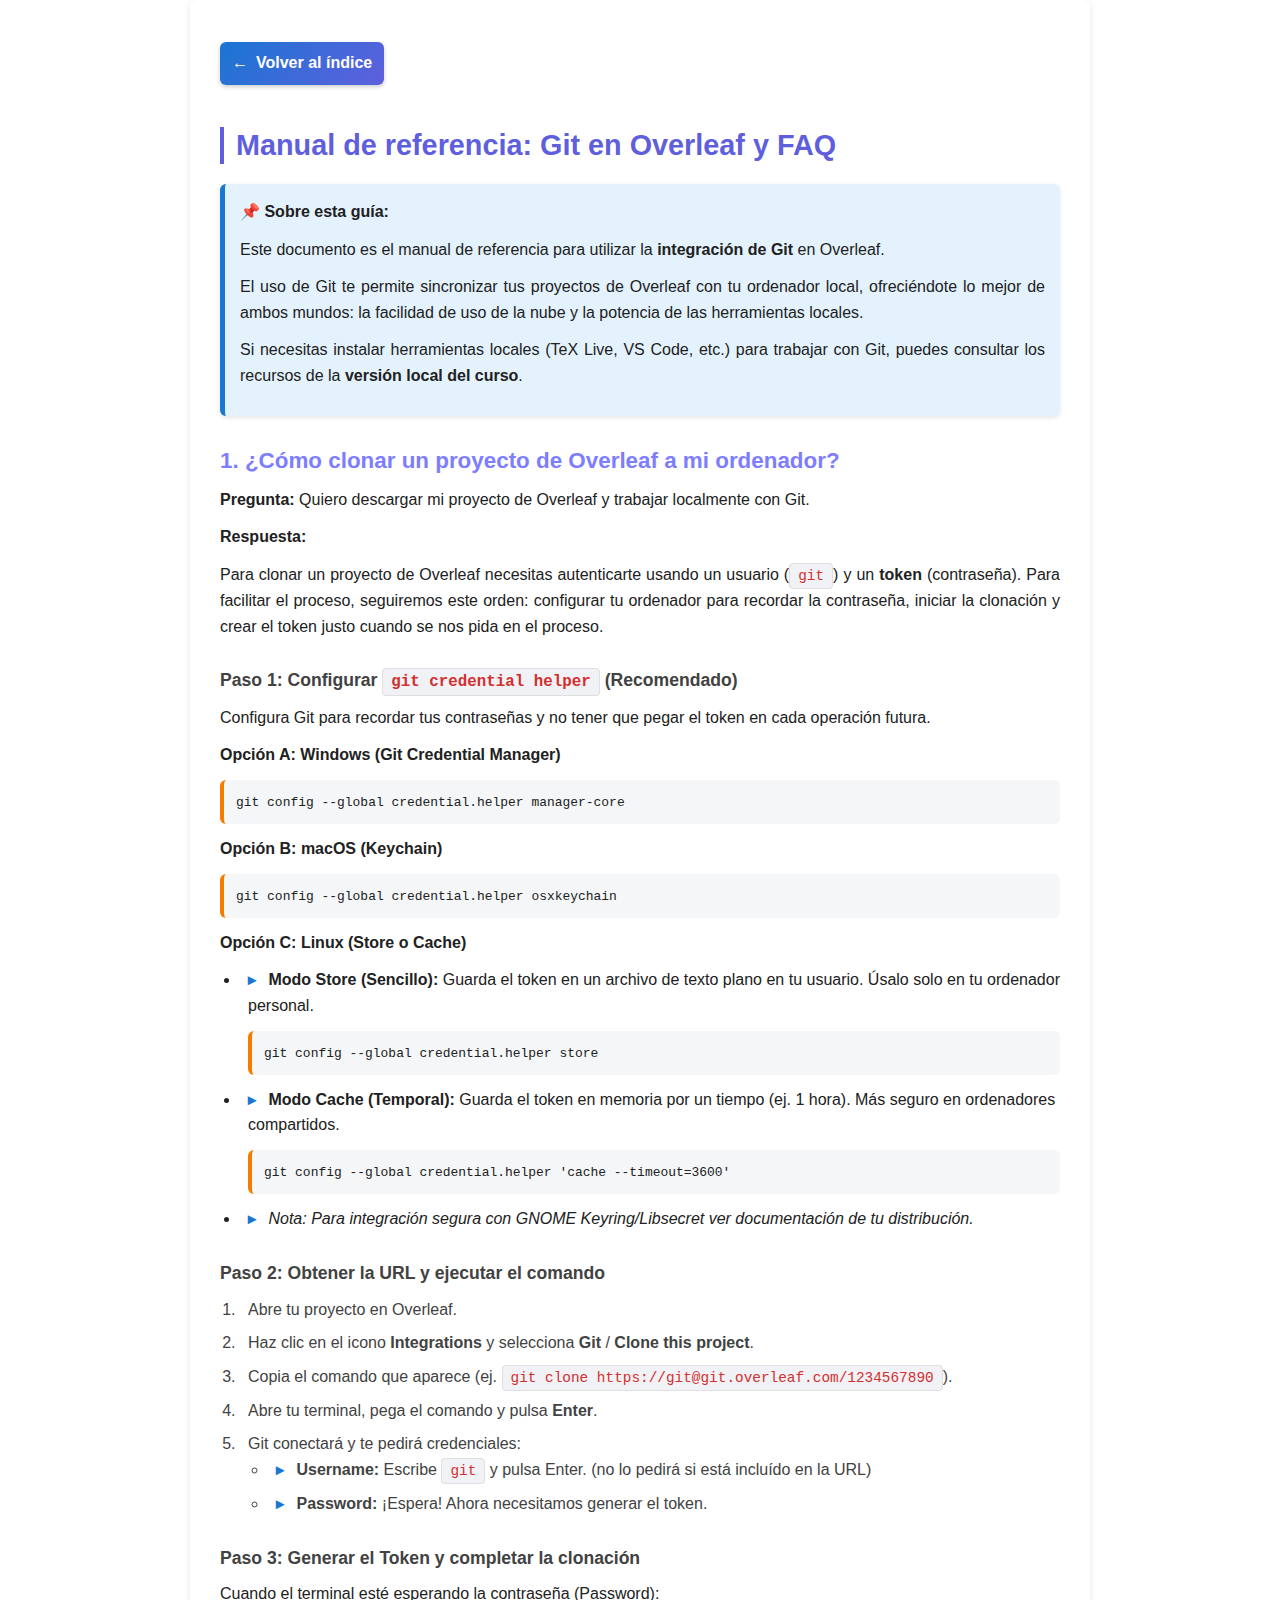
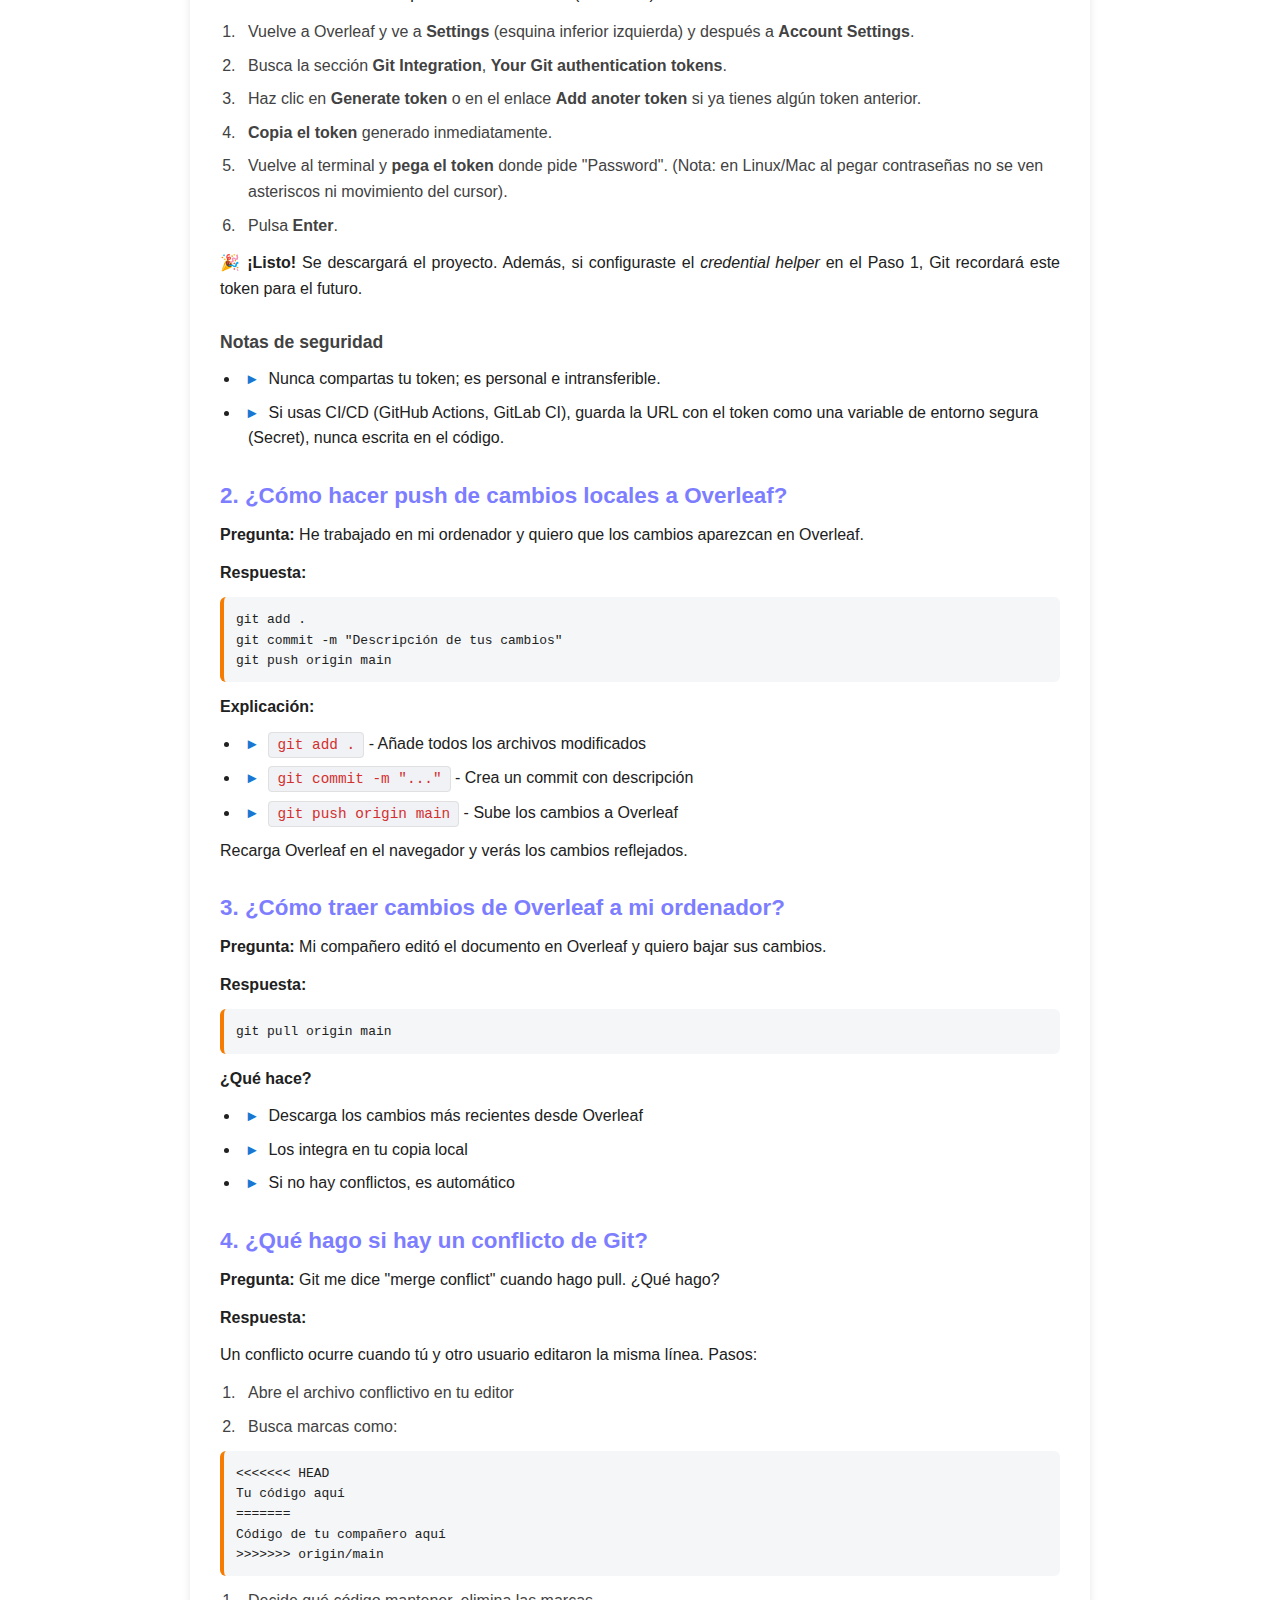
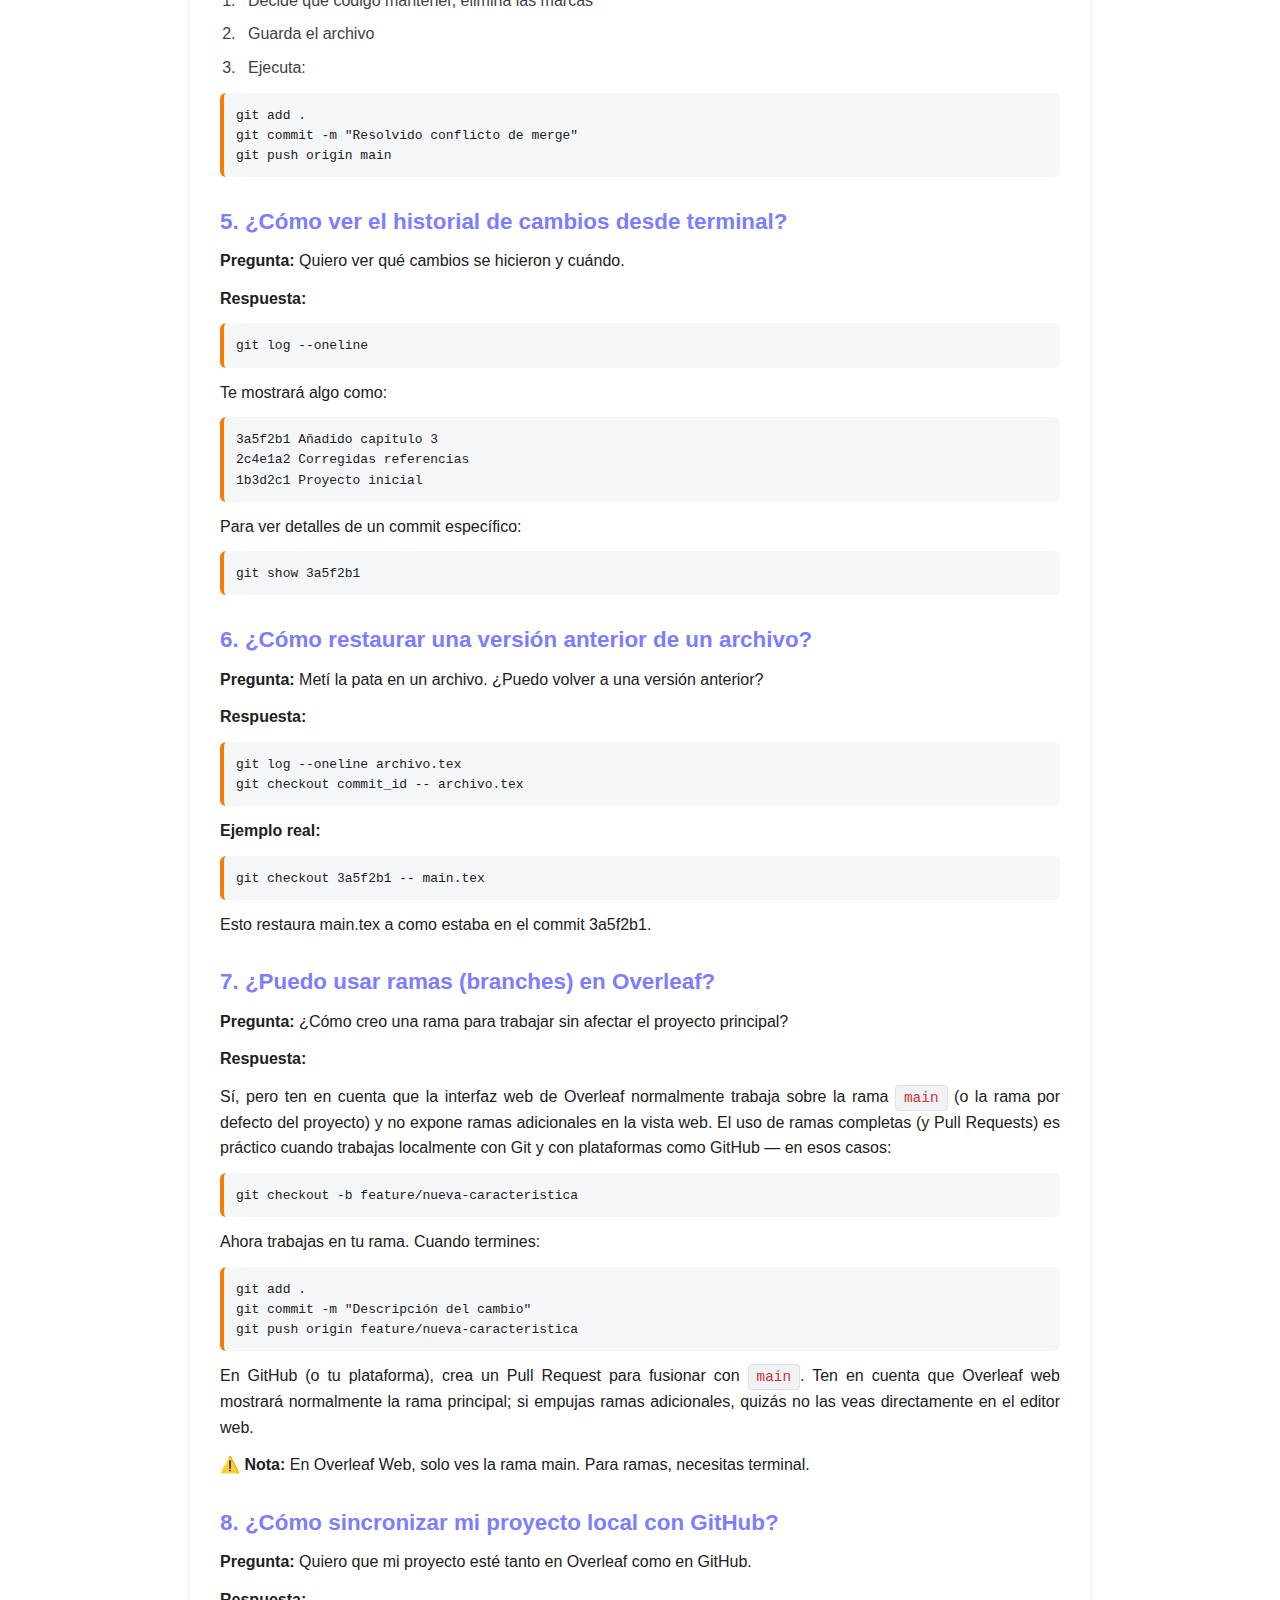
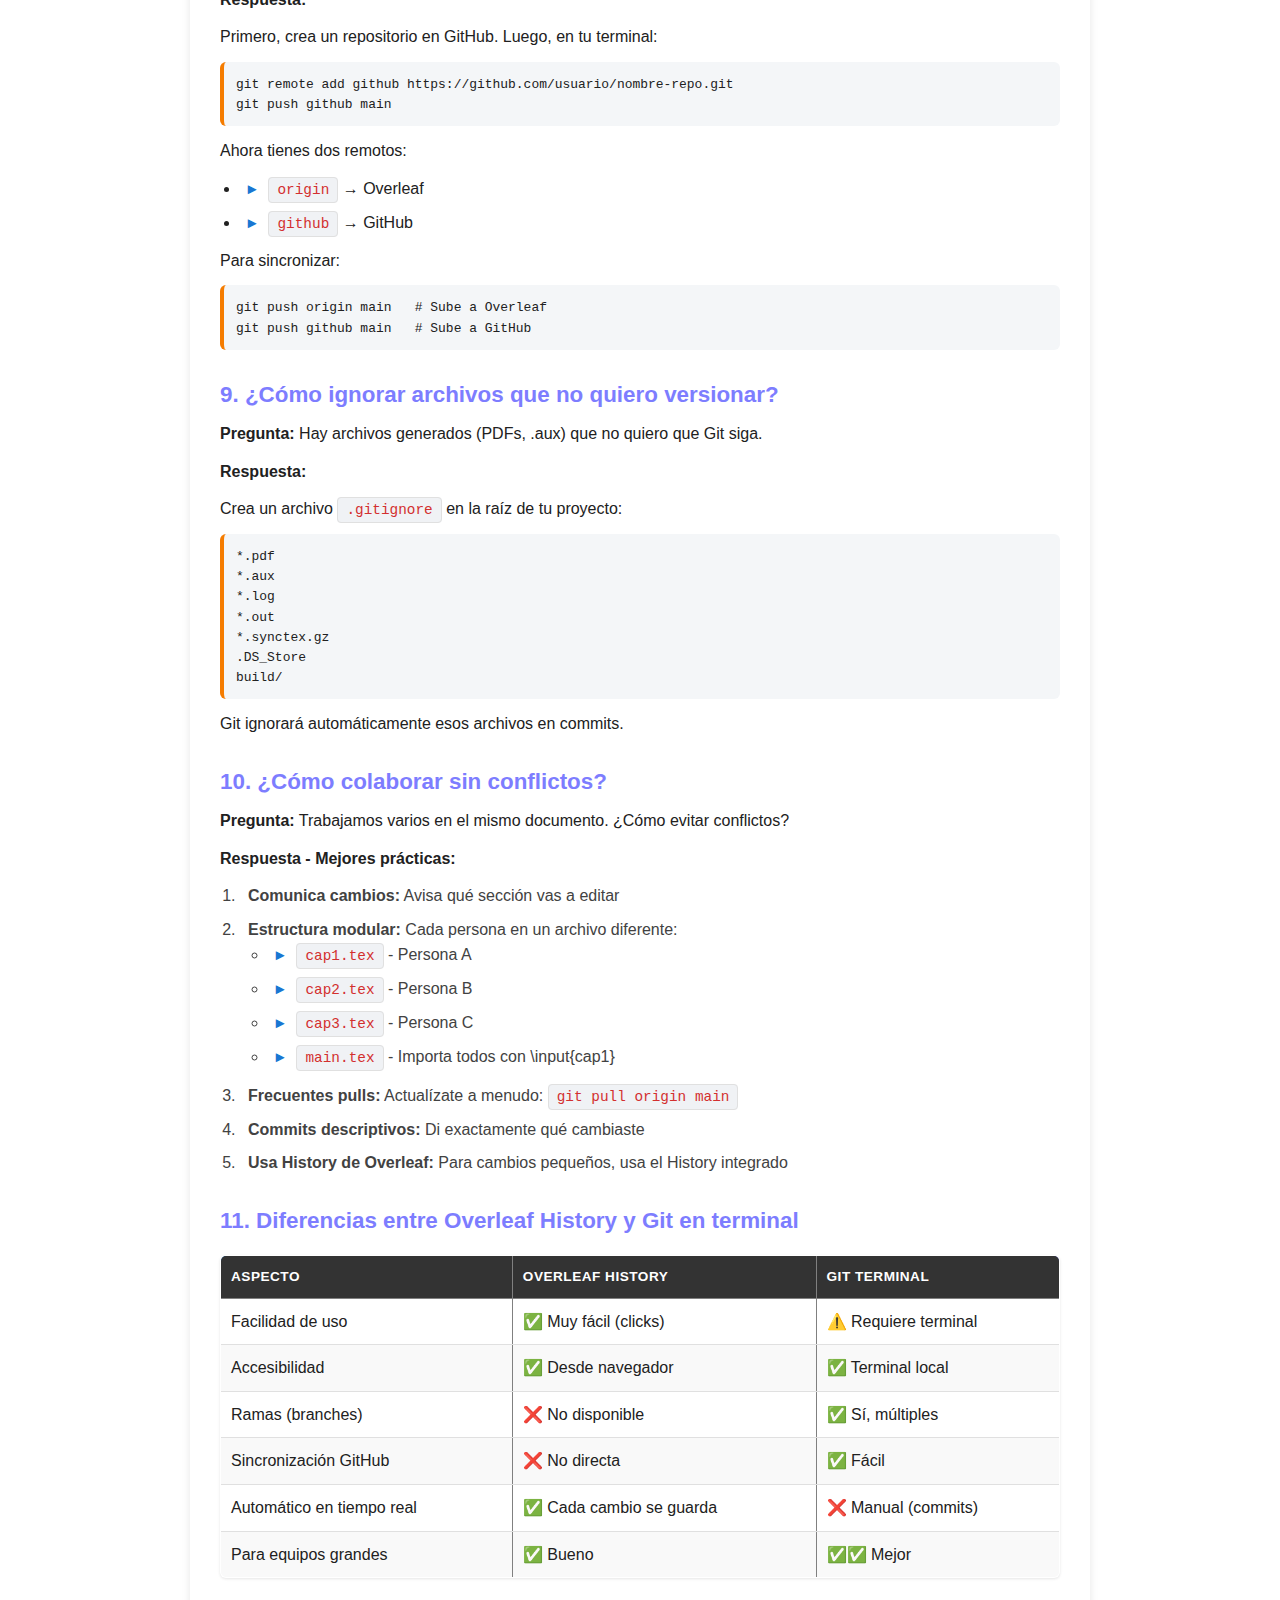
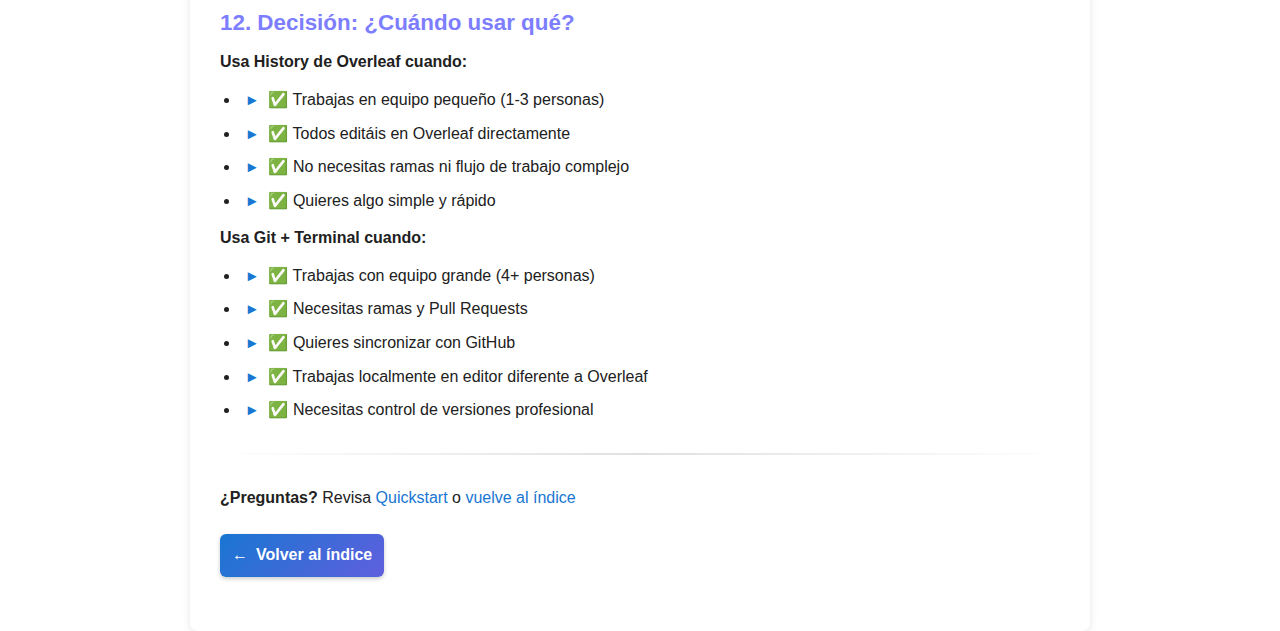
<file: git-faq.html>
<!DOCTYPE html>
<html lang="es">

<head>
    <meta charset="UTF-8">
    <meta name="viewport" content="width=device-width, initial-scale=1.0">
    <meta http-equiv="Cache-Control" content="no-cache, no-store, must-revalidate">
    <meta http-equiv="Pragma" content="no-cache">
    <meta http-equiv="Expires" content="0">
    <title>Manual de referencia: Git en Overleaf y FAQ</title>
    <link rel="icon" type="image/svg+xml" href="favicon.svg">
    <link rel="stylesheet" href="style.css">
</head>

<body class="container">
    <p><a href="index.html" class="back-to-index">Volver al índice</a></p>
    <h2>Manual de referencia: Git en Overleaf y FAQ</h2>

        <!-- CI example removed from top; moved to BBT+Git -> Automatización section for better flow -->

    <div style="background-color: #e3f2fd; border-left: 4px solid #1976d2; padding: 15px; margin: 20px 0; border-radius: 4px;">
        <p><strong>📌 Sobre esta guía:</strong></p>
        <p>Este documento es el manual de referencia para utilizar la <strong>integración de Git</strong> en Overleaf.</p>
        <p>El uso de Git te permite sincronizar tus proyectos de Overleaf con tu ordenador local, ofreciéndote lo mejor de ambos mundos: la facilidad de uso de la nube y la potencia de las herramientas locales.</p>
        <p>Si necesitas instalar herramientas locales (TeX Live, VS Code, etc.) para trabajar con Git, puedes consultar los recursos de la <a href="https://a105.ugr.es/latex" target="_blank"><strong>versión local del curso</strong></a>.</p>
    </div>

    <h3>1. ¿Cómo clonar un proyecto de Overleaf a mi ordenador?</h3>
    <p><strong>Pregunta:</strong> Quiero descargar mi proyecto de Overleaf y trabajar localmente con Git.</p>
    <p><strong>Respuesta:</strong></p>
    <p>Para clonar un proyecto de Overleaf necesitas autenticarte usando un usuario (<code>git</code>) y un <strong>token</strong> (contraseña). Para facilitar el proceso, seguiremos este orden: configurar tu ordenador para recordar la contraseña, iniciar la clonación y crear el token justo cuando se nos pida en el proceso.</p>

    <h4>Paso 1: Configurar <code>git credential helper</code> (Recomendado)</h4>
    <p>Configura Git para recordar tus contraseñas y no tener que pegar el token en cada operación futura.</p>

    <p><strong>Opción A: Windows (Git Credential Manager)</strong></p>
    <pre><code>git config --global credential.helper manager-core</code></pre>

    <p><strong>Opción B: macOS (Keychain)</strong></p>
    <pre><code>git config --global credential.helper osxkeychain</code></pre>

    <p><strong>Opción C: Linux (Store o Cache)</strong></p>
    <ul>
        <li><strong>Modo Store (Sencillo):</strong> Guarda el token en un archivo de texto plano en tu usuario. Úsalo solo en tu ordenador personal.
            <pre><code>git config --global credential.helper store</code></pre>
        </li>
        <li><strong>Modo Cache (Temporal):</strong> Guarda el token en memoria por un tiempo (ej. 1 hora). Más seguro en ordenadores compartidos.
            <pre><code>git config --global credential.helper 'cache --timeout=3600'</code></pre>
        </li>
        <li><em>Nota: Para integración segura con GNOME Keyring/Libsecret ver documentación de tu distribución.</em></li>
    </ul>

    <h4>Paso 2: Obtener la URL y ejecutar el comando</h4>
    <ol>
        <li>Abre tu proyecto en Overleaf.</li>
        <li>Haz clic en el icono <strong>Integrations</strong> y selecciona <strong>Git</strong> / <strong>Clone this project</strong>.</li>
        <li>Copia el comando que aparece (ej. <code>git clone https://git@git.overleaf.com/1234567890</code>).</li>
        <li>Abre tu terminal, pega el comando y pulsa <strong>Enter</strong>.</li>
        <li>Git conectará y te pedirá credenciales:
            <ul>
                <li><strong>Username:</strong> Escribe <code>git</code> y pulsa Enter. (no lo pedirá si está incluído en la URL)</li>
                <li><strong>Password:</strong> ¡Espera! Ahora necesitamos generar el token.</li>
            </ul>
        </li>
    </ol>

    <h4>Paso 3: Generar el Token y completar la clonación</h4>
    <p>Cuando el terminal esté esperando la contraseña (Password):</p>
    <ol>
        <li>Vuelve a Overleaf y ve a <strong>Settings</strong> (esquina inferior izquierda) y después a <strong>Account Settings</strong>.</li>
        <li>Busca la sección <strong>Git Integration</strong>, <strong>Your Git authentication tokens</strong>.</li>
        <li>Haz clic en <strong>Generate token</strong> o en el enlace <strong>Add anoter token</strong> si ya tienes algún token anterior.</li>
        <li><strong>Copia el token</strong> generado inmediatamente.</li>
        <li>Vuelve al terminal y <strong>pega el token</strong> donde pide "Password". (Nota: en Linux/Mac al pegar contraseñas no se ven asteriscos ni movimiento del cursor).</li>
        <li>Pulsa <strong>Enter</strong>.</li>
    </ol>

    <p>🎉 <strong>¡Listo!</strong> Se descargará el proyecto. Además, si configuraste el <em>credential helper</em> en el Paso 1, Git recordará este token para el futuro.</p>

    <h5>Notas de seguridad</h5>
    <ul>
        <li>Nunca compartas tu token; es personal e intransferible.</li>
        <li>Si usas CI/CD (GitHub Actions, GitLab CI), guarda la URL con el token como una variable de entorno segura (Secret), nunca escrita en el código.</li>
    </ul>

    <h3>2. ¿Cómo hacer push de cambios locales a Overleaf?</h3>
    <p><strong>Pregunta:</strong> He trabajado en mi ordenador y quiero que los cambios aparezcan en Overleaf.</p>
    <p><strong>Respuesta:</strong></p>
    <pre><code>git add .
git commit -m "Descripción de tus cambios"
git push origin main</code></pre>
    <p><strong>Explicación:</strong></p>
    <ul>
        <li><code>git add .</code> - Añade todos los archivos modificados</li>
        <li><code>git commit -m "..."</code> - Crea un commit con descripción</li>
        <li><code>git push origin main</code> - Sube los cambios a Overleaf</li>
    </ul>
    <p>Recarga Overleaf en el navegador y verás los cambios reflejados.</p>

    <h3>3. ¿Cómo traer cambios de Overleaf a mi ordenador?</h3>
    <p><strong>Pregunta:</strong> Mi compañero editó el documento en Overleaf y quiero bajar sus cambios.</p>
    <p><strong>Respuesta:</strong></p>
    <pre><code>git pull origin main</code></pre>
    <p><strong>¿Qué hace?</strong></p>
    <ul>
        <li>Descarga los cambios más recientes desde Overleaf</li>
        <li>Los integra en tu copia local</li>
        <li>Si no hay conflictos, es automático</li>
    </ul>

    <h3>4. ¿Qué hago si hay un conflicto de Git?</h3>
    <p><strong>Pregunta:</strong> Git me dice "merge conflict" cuando hago pull. ¿Qué hago?</p>
    <p><strong>Respuesta:</strong></p>
    <p>Un conflicto ocurre cuando tú y otro usuario editaron la misma línea. Pasos:</p>
    <ol>
        <li>Abre el archivo conflictivo en tu editor</li>
        <li>Busca marcas como:</li>
    </ol>
    <pre><code>&lt;&lt;&lt;&lt;&lt;&lt;&lt; HEAD
Tu código aquí
=======
Código de tu compañero aquí
&gt;&gt;&gt;&gt;&gt;&gt;&gt; origin/main</code></pre>
    <ol>
        <li>Decide qué código mantener, elimina las marcas</li>
        <li>Guarda el archivo</li>
        <li>Ejecuta:</li>
    </ol>
    <pre><code>git add .
git commit -m "Resolvido conflicto de merge"
git push origin main</code></pre>

    <h3>5. ¿Cómo ver el historial de cambios desde terminal?</h3>
    <p><strong>Pregunta:</strong> Quiero ver qué cambios se hicieron y cuándo.</p>
    <p><strong>Respuesta:</strong></p>
    <pre><code>git log --oneline</code></pre>
    <p>Te mostrará algo como:</p>
    <pre><code>3a5f2b1 Añadido capítulo 3
2c4e1a2 Corregidas referencias
1b3d2c1 Proyecto inicial</code></pre>

    <p>Para ver detalles de un commit específico:</p>
    <pre><code>git show 3a5f2b1</code></pre>

    <h3>6. ¿Cómo restaurar una versión anterior de un archivo?</h3>
    <p><strong>Pregunta:</strong> Metí la pata en un archivo. ¿Puedo volver a una versión anterior?</p>
    <p><strong>Respuesta:</strong></p>
    <pre><code>git log --oneline archivo.tex
git checkout commit_id -- archivo.tex</code></pre>
    <p><strong>Ejemplo real:</strong></p>
    <pre><code>git checkout 3a5f2b1 -- main.tex</code></pre>
    <p>Esto restaura main.tex a como estaba en el commit 3a5f2b1.</p>

    <h3>7. ¿Puedo usar ramas (branches) en Overleaf?</h3>
    <p><strong>Pregunta:</strong> ¿Cómo creo una rama para trabajar sin afectar el proyecto principal?</p>
    <p><strong>Respuesta:</strong></p>
    <p>Sí, pero ten en cuenta que la interfaz web de Overleaf normalmente trabaja sobre la rama <code>main</code> (o la rama por defecto del proyecto) y no expone ramas adicionales en la vista web. El uso de ramas completas (y Pull Requests) es práctico cuando trabajas localmente con Git y con plataformas como GitHub — en esos casos:</p>
    <pre><code>git checkout -b feature/nueva-caracteristica</code></pre>
    <p>Ahora trabajas en tu rama. Cuando termines:</p>
    <pre><code>git add .
git commit -m "Descripción del cambio"
git push origin feature/nueva-caracteristica</code></pre>
    <p>En GitHub (o tu plataforma), crea un Pull Request para fusionar con <code>main</code>. Ten en cuenta que Overleaf web mostrará normalmente la rama principal; si empujas ramas adicionales, quizás no las veas directamente en el editor web.</p>
    <p><strong>⚠️ Nota:</strong> En Overleaf Web, solo ves la rama main. Para ramas, necesitas terminal.</p>

    <h3>8. ¿Cómo sincronizar mi proyecto local con GitHub?</h3>
    <p><strong>Pregunta:</strong> Quiero que mi proyecto esté tanto en Overleaf como en GitHub.</p>
    <p><strong>Respuesta:</strong></p>
    <p>Primero, crea un repositorio en GitHub. Luego, en tu terminal:</p>
    <pre><code>git remote add github https://github.com/usuario/nombre-repo.git
git push github main</code></pre>
    <p>Ahora tienes dos remotos:</p>
    <ul>
        <li><code>origin</code> → Overleaf</li>
        <li><code>github</code> → GitHub</li>
    </ul>
    <p>Para sincronizar:</p>
    <pre><code>git push origin main   # Sube a Overleaf
git push github main   # Sube a GitHub</code></pre>

    <h3>9. ¿Cómo ignorar archivos que no quiero versionar?</h3>
    <p><strong>Pregunta:</strong> Hay archivos generados (PDFs, .aux) que no quiero que Git siga.</p>
    <p><strong>Respuesta:</strong></p>
    <p>Crea un archivo <code>.gitignore</code> en la raíz de tu proyecto:</p>
    <pre><code>*.pdf
*.aux
*.log
*.out
*.synctex.gz
.DS_Store
build/</code></pre>
    <p>Git ignorará automáticamente esos archivos en commits.</p>

    <h3>10. ¿Cómo colaborar sin conflictos?</h3>
    <p><strong>Pregunta:</strong> Trabajamos varios en el mismo documento. ¿Cómo evitar conflictos?</p>
    <p><strong>Respuesta - Mejores prácticas:</strong></p>
    <ol>
        <li><strong>Comunica cambios:</strong> Avisa qué sección vas a editar</li>
        <li><strong>Estructura modular:</strong> Cada persona en un archivo diferente:
            <ul>
                <li><code>cap1.tex</code> - Persona A</li>
                <li><code>cap2.tex</code> - Persona B</li>
                <li><code>cap3.tex</code> - Persona C</li>
                <li><code>main.tex</code> - Importa todos con \input{cap1}</li>
            </ul>
        </li>
        <li><strong>Frecuentes pulls:</strong> Actualízate a menudo: <code>git pull origin main</code></li>
        <li><strong>Commits descriptivos:</strong> Di exactamente qué cambiaste</li>
        <li><strong>Usa History de Overleaf:</strong> Para cambios pequeños, usa el History integrado</li>
    </ol>

    <h3>11. Diferencias entre Overleaf History y Git en terminal</h3>
    <table border="1" style="width: 100%; border-collapse: collapse; margin: 20px 0;">
        <thead>
            <tr style="background-color: #333; color: white;">
                <th style="padding: 10px;">Aspecto</th>
                <th style="padding: 10px;">Overleaf History</th>
                <th style="padding: 10px;">Git Terminal</th>
            </tr>
        </thead>
        <tbody>
            <tr>
                <td style="padding: 10px;">Facilidad de uso</td>
                <td style="padding: 10px;">✅ Muy fácil (clicks)</td>
                <td style="padding: 10px;">⚠️ Requiere terminal</td>
            </tr>
            <tr style="background-color: #f9f9f9;">
                <td style="padding: 10px;">Accesibilidad</td>
                <td style="padding: 10px;">✅ Desde navegador</td>
                <td style="padding: 10px;">✅ Terminal local</td>
            </tr>
            <tr>
                <td style="padding: 10px;">Ramas (branches)</td>
                <td style="padding: 10px;">❌ No disponible</td>
                <td style="padding: 10px;">✅ Sí, múltiples</td>
            </tr>
            <tr style="background-color: #f9f9f9;">
                <td style="padding: 10px;">Sincronización GitHub</td>
                <td style="padding: 10px;">❌ No directa</td>
                <td style="padding: 10px;">✅ Fácil</td>
            </tr>
            <tr>
                <td style="padding: 10px;">Automático en tiempo real</td>
                <td style="padding: 10px;">✅ Cada cambio se guarda</td>
                <td style="padding: 10px;">❌ Manual (commits)</td>
            </tr>
            <tr style="background-color: #f9f9f9;">
                <td style="padding: 10px;">Para equipos grandes</td>
                <td style="padding: 10px;">✅ Bueno</td>
                <td style="padding: 10px;">✅✅ Mejor</td>
            </tr>
        </tbody>
    </table>

    <h3>12. Decisión: ¿Cuándo usar qué?</h3>
    <p><strong>Usa History de Overleaf cuando:</strong></p>
    <ul>
        <li>✅ Trabajas en equipo pequeño (1-3 personas)</li>
        <li>✅ Todos editáis en Overleaf directamente</li>
        <li>✅ No necesitas ramas ni flujo de trabajo complejo</li>
        <li>✅ Quieres algo simple y rápido</li>
    </ul>

    <p><strong>Usa Git + Terminal cuando:</strong></p>
    <ul>
        <li>✅ Trabajas con equipo grande (4+ personas)</li>
        <li>✅ Necesitas ramas y Pull Requests</li>
        <li>✅ Quieres sincronizar con GitHub</li>
        <li>✅ Trabajas localmente en editor diferente a Overleaf</li>
        <li>✅ Necesitas control de versiones profesional</li>
    </ul>





    <hr>
    <p><strong>¿Preguntas?</strong> Revisa <a href="quickstart.html">Quickstart</a> o <a href="index.html">vuelve al índice</a></p>

    <p><a href="index.html" class="back-to-index">Volver al índice</a></p>
</body>

</html>
</file>
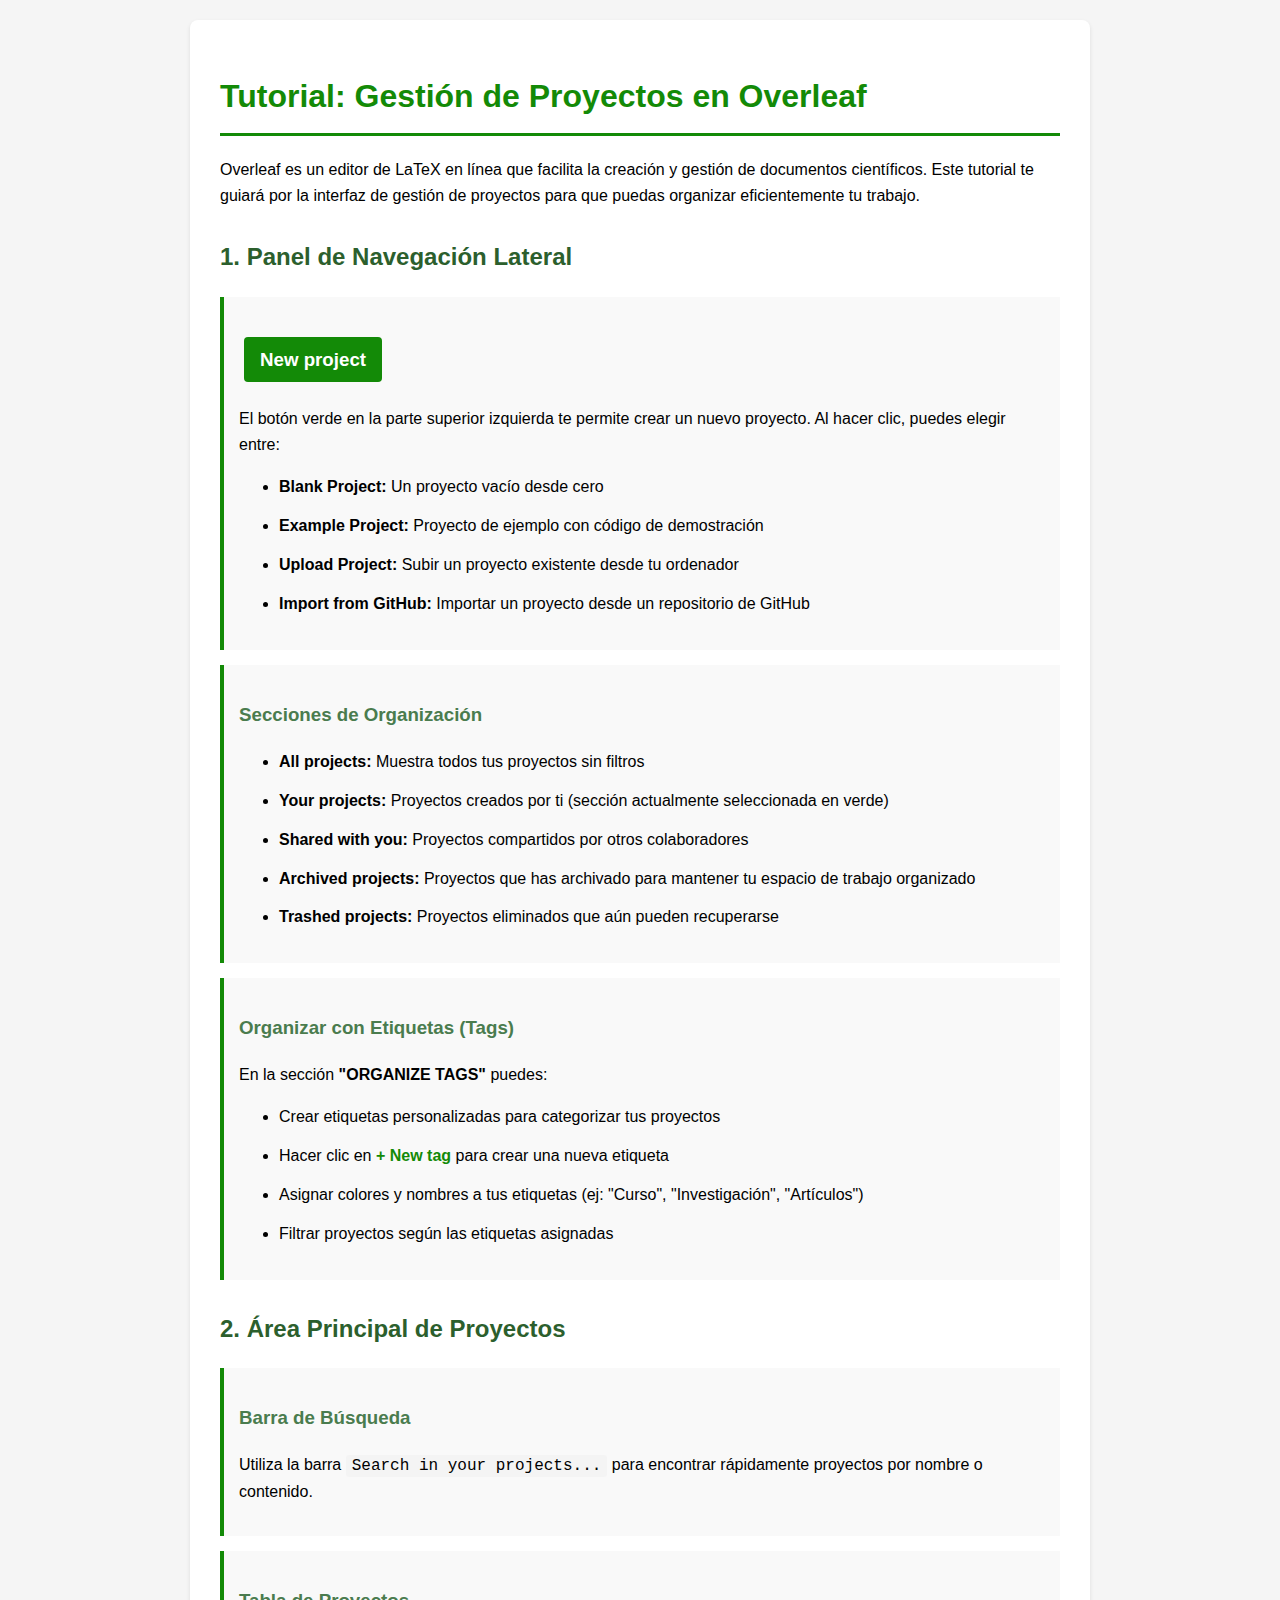
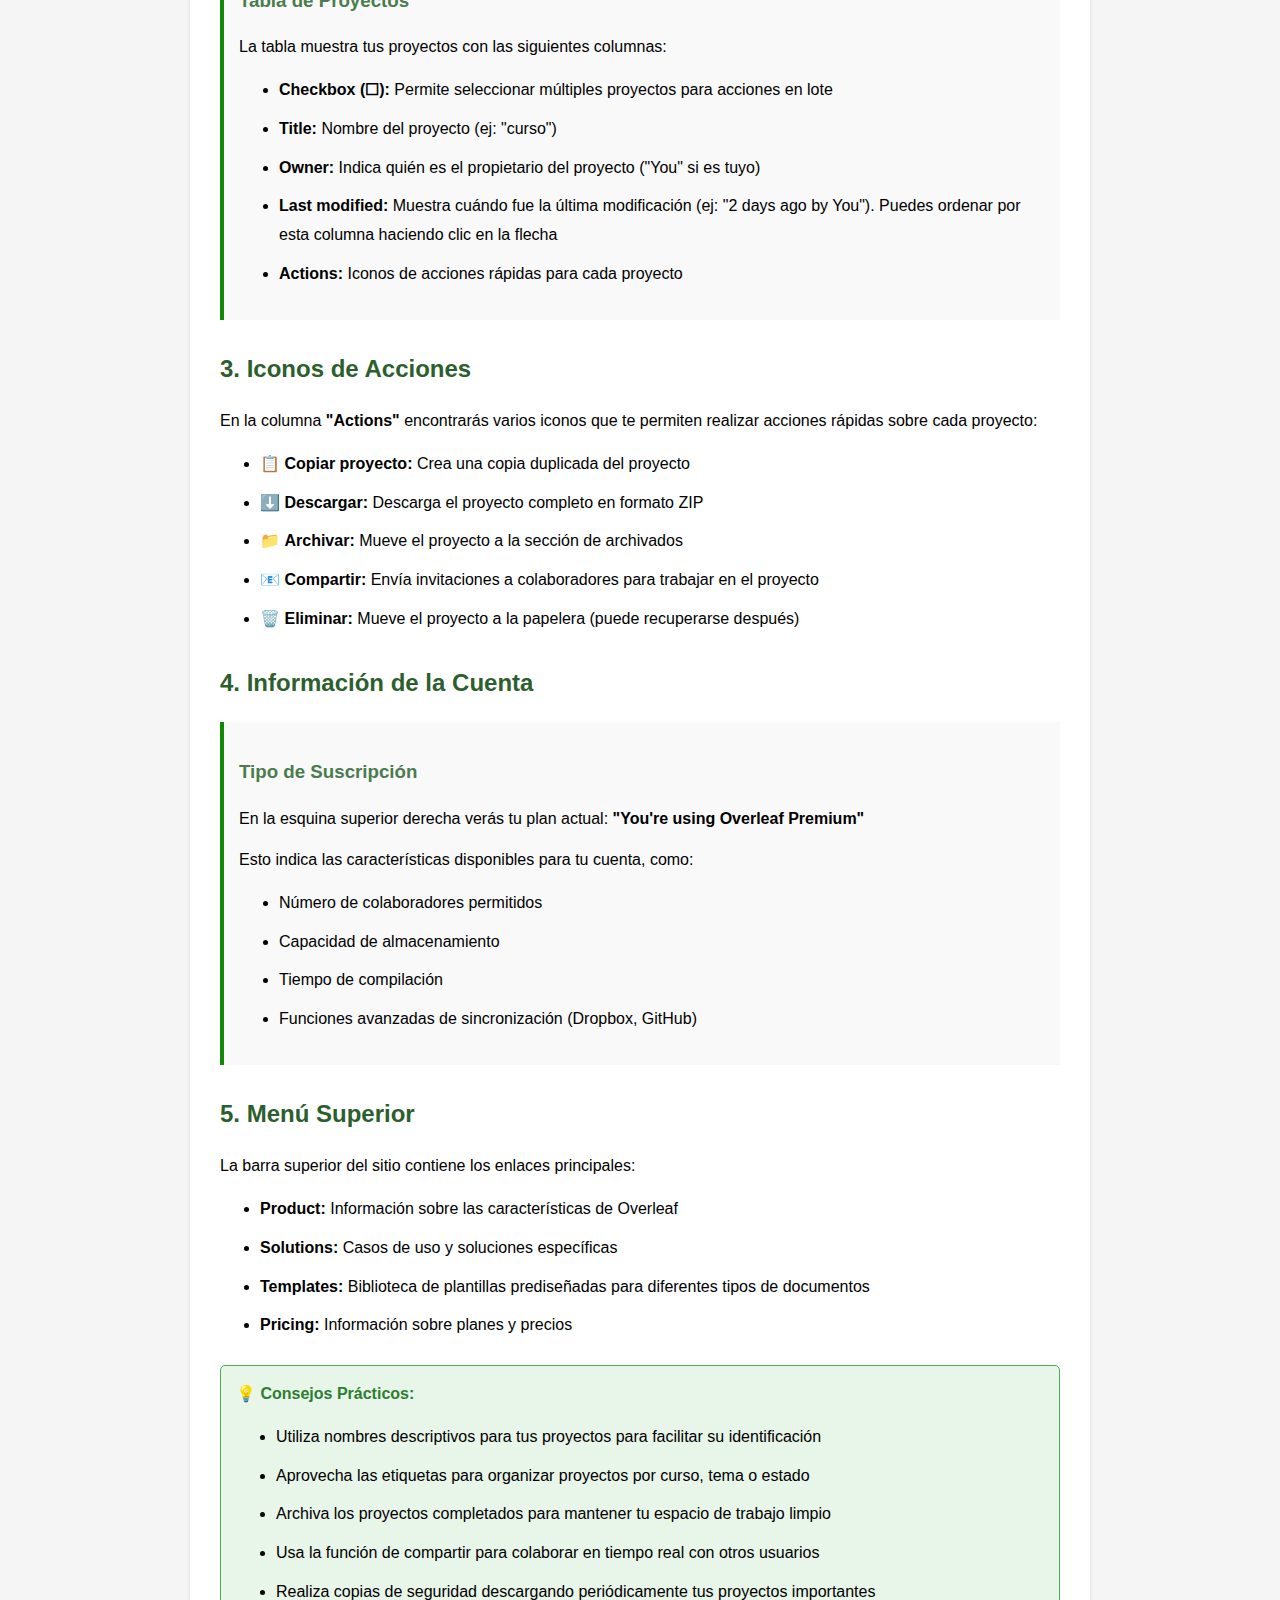
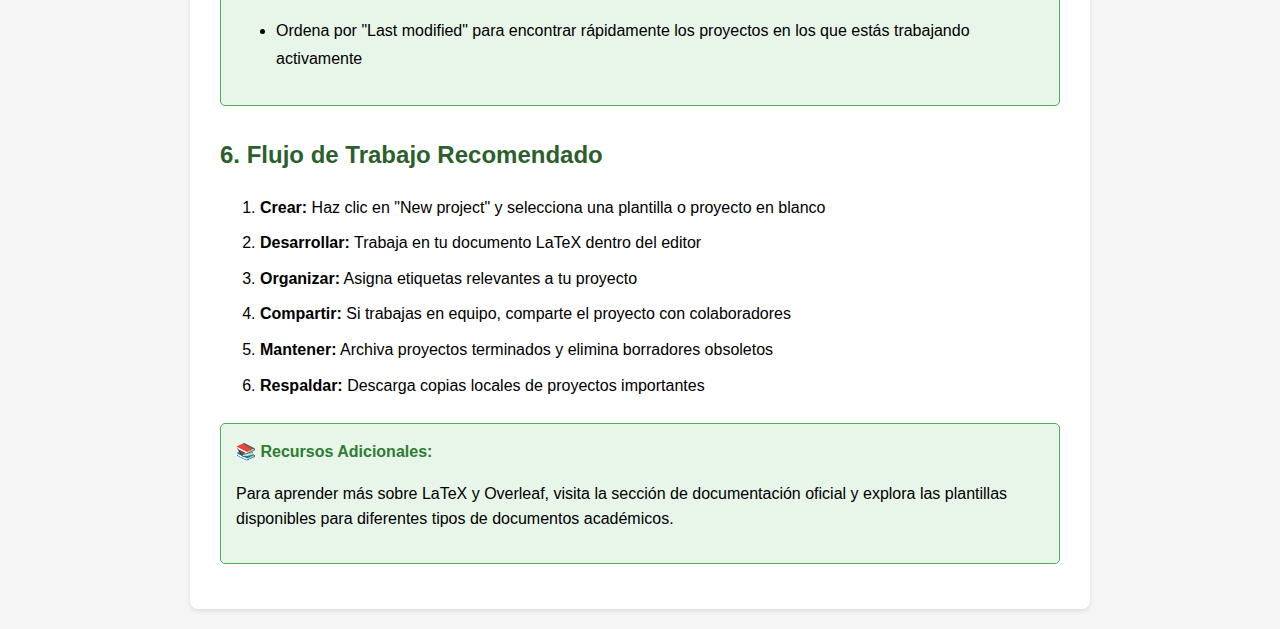
<file: proyectos.html>
<!DOCTYPE html>
<html lang="es">
<head>
    <meta charset="UTF-8">
    <meta name="viewport" content="width=device-width, initial-scale=1.0">
    <meta http-equiv="Cache-Control" content="no-cache, no-store, must-revalidate">
    <meta http-equiv="Pragma" content="no-cache">
    <meta http-equiv="Expires" content="0">
    <title>Tutorial: Gestión de Proyectos en Overleaf</title>
    <link rel="icon" type="image/svg+xml" href="favicon.svg">
    <style>
        body {
            font-family: 'Segoe UI', Tahoma, Geneva, Verdana, sans-serif;
            line-height: 1.6;
            max-width: 900px;
            margin: 0 auto;
            padding: 20px;
            background-color: #f5f5f5;
        }
        .container {
            background-color: white;
            padding: 30px;
            border-radius: 8px;
            box-shadow: 0 2px 4px rgba(0,0,0,0.1);
        }
        h1 {
            color: #138A07;
            border-bottom: 3px solid #138A07;
            padding-bottom: 10px;
        }
        h2 {
            color: #2c5f2d;
            margin-top: 30px;
        }
        h3 {
            color: #4a7c4e;
            margin-top: 20px;
        }
        .section {
            margin-bottom: 25px;
        }
        .feature {
            background-color: #f9f9f9;
            border-left: 4px solid #138A07;
            padding: 15px;
            margin: 15px 0;
        }
        .tip {
            background-color: #e8f5e9;
            border: 1px solid #4caf50;
            padding: 15px;
            border-radius: 5px;
            margin: 15px 0;
        }
        .tip strong {
            color: #2e7d32;
        }
        ul {
            line-height: 1.8;
        }
        li {
            margin-bottom: 10px;
        }
        .button-example {
            background-color: #138A07;
            color: white;
            padding: 8px 16px;
            border-radius: 4px;
            display: inline-block;
            margin: 5px;
            font-weight: bold;
        }
        .icon {
            font-weight: bold;
            color: #138A07;
        }
        code {
            background-color: #f4f4f4;
            padding: 2px 6px;
            border-radius: 3px;
            font-family: 'Courier New', monospace;
        }
    </style>
</head>
<body>
    <div class="container">
        <h1>Tutorial: Gestión de Proyectos en Overleaf</h1>
        
        <div class="section">
            <p>Overleaf es un editor de LaTeX en línea que facilita la creación y gestión de documentos científicos. Este tutorial te guiará por la interfaz de gestión de proyectos para que puedas organizar eficientemente tu trabajo.</p>
        </div>

        <h2>1. Panel de Navegación Lateral</h2>
        
        <div class="feature">
            <h3><span class="button-example">New project</span></h3>
            <p>El botón verde en la parte superior izquierda te permite crear un nuevo proyecto. Al hacer clic, puedes elegir entre:</p>
            <ul>
                <li><strong>Blank Project:</strong> Un proyecto vacío desde cero</li>
                <li><strong>Example Project:</strong> Proyecto de ejemplo con código de demostración</li>
                <li><strong>Upload Project:</strong> Subir un proyecto existente desde tu ordenador</li>
                <li><strong>Import from GitHub:</strong> Importar un proyecto desde un repositorio de GitHub</li>
            </ul>
        </div>

        <div class="feature">
            <h3>Secciones de Organización</h3>
            <ul>
                <li><strong>All projects:</strong> Muestra todos tus proyectos sin filtros</li>
                <li><strong>Your projects:</strong> Proyectos creados por ti (sección actualmente seleccionada en verde)</li>
                <li><strong>Shared with you:</strong> Proyectos compartidos por otros colaboradores</li>
                <li><strong>Archived projects:</strong> Proyectos que has archivado para mantener tu espacio de trabajo organizado</li>
                <li><strong>Trashed projects:</strong> Proyectos eliminados que aún pueden recuperarse</li>
            </ul>
        </div>

        <div class="feature">
            <h3>Organizar con Etiquetas (Tags)</h3>
            <p>En la sección <strong>"ORGANIZE TAGS"</strong> puedes:</p>
            <ul>
                <li>Crear etiquetas personalizadas para categorizar tus proyectos</li>
                <li>Hacer clic en <span class="icon">+ New tag</span> para crear una nueva etiqueta</li>
                <li>Asignar colores y nombres a tus etiquetas (ej: "Curso", "Investigación", "Artículos")</li>
                <li>Filtrar proyectos según las etiquetas asignadas</li>
            </ul>
        </div>

        <h2>2. Área Principal de Proyectos</h2>

        <div class="feature">
            <h3>Barra de Búsqueda</h3>
            <p>Utiliza la barra <code>Search in your projects...</code> para encontrar rápidamente proyectos por nombre o contenido.</p>
        </div>

        <div class="feature">
            <h3>Tabla de Proyectos</h3>
            <p>La tabla muestra tus proyectos con las siguientes columnas:</p>
            <ul>
                <li><strong>Checkbox (☐):</strong> Permite seleccionar múltiples proyectos para acciones en lote</li>
                <li><strong>Title:</strong> Nombre del proyecto (ej: "curso")</li>
                <li><strong>Owner:</strong> Indica quién es el propietario del proyecto ("You" si es tuyo)</li>
                <li><strong>Last modified:</strong> Muestra cuándo fue la última modificación (ej: "2 days ago by You"). Puedes ordenar por esta columna haciendo clic en la flecha</li>
                <li><strong>Actions:</strong> Iconos de acciones rápidas para cada proyecto</li>
            </ul>
        </div>

        <h2>3. Iconos de Acciones</h2>

        <div class="section">
            <p>En la columna <strong>"Actions"</strong> encontrarás varios iconos que te permiten realizar acciones rápidas sobre cada proyecto:</p>
            
            <ul>
                <li><span class="icon">📋</span> <strong>Copiar proyecto:</strong> Crea una copia duplicada del proyecto</li>
                <li><span class="icon">⬇️</span> <strong>Descargar:</strong> Descarga el proyecto completo en formato ZIP</li>
                <li><span class="icon">📁</span> <strong>Archivar:</strong> Mueve el proyecto a la sección de archivados</li>
                <li><span class="icon">📧</span> <strong>Compartir:</strong> Envía invitaciones a colaboradores para trabajar en el proyecto</li>
                <li><span class="icon">🗑️</span> <strong>Eliminar:</strong> Mueve el proyecto a la papelera (puede recuperarse después)</li>
            </ul>
        </div>

        <h2>4. Información de la Cuenta</h2>

        <div class="feature">
            <h3>Tipo de Suscripción</h3>
            <p>En la esquina superior derecha verás tu plan actual: <strong>"You're using Overleaf Premium"</strong></p>
            <p>Esto indica las características disponibles para tu cuenta, como:</p>
            <ul>
                <li>Número de colaboradores permitidos</li>
                <li>Capacidad de almacenamiento</li>
                <li>Tiempo de compilación</li>
                <li>Funciones avanzadas de sincronización (Dropbox, GitHub)</li>
            </ul>
        </div>

        <h2>5. Menú Superior</h2>

        <div class="section">
            <p>La barra superior del sitio contiene los enlaces principales:</p>
            <ul>
                <li><strong>Product:</strong> Información sobre las características de Overleaf</li>
                <li><strong>Solutions:</strong> Casos de uso y soluciones específicas</li>
                <li><strong>Templates:</strong> Biblioteca de plantillas prediseñadas para diferentes tipos de documentos</li>
                <li><strong>Pricing:</strong> Información sobre planes y precios</li>
            </ul>
        </div>

        <div class="tip">
            <strong>💡 Consejos Prácticos:</strong>
            <ul>
                <li>Utiliza nombres descriptivos para tus proyectos para facilitar su identificación</li>
                <li>Aprovecha las etiquetas para organizar proyectos por curso, tema o estado</li>
                <li>Archiva los proyectos completados para mantener tu espacio de trabajo limpio</li>
                <li>Usa la función de compartir para colaborar en tiempo real con otros usuarios</li>
                <li>Realiza copias de seguridad descargando periódicamente tus proyectos importantes</li>
                <li>Ordena por "Last modified" para encontrar rápidamente los proyectos en los que estás trabajando activamente</li>
            </ul>
        </div>

        <h2>6. Flujo de Trabajo Recomendado</h2>

        <div class="section">
            <ol>
                <li><strong>Crear:</strong> Haz clic en "New project" y selecciona una plantilla o proyecto en blanco</li>
                <li><strong>Desarrollar:</strong> Trabaja en tu documento LaTeX dentro del editor</li>
                <li><strong>Organizar:</strong> Asigna etiquetas relevantes a tu proyecto</li>
                <li><strong>Compartir:</strong> Si trabajas en equipo, comparte el proyecto con colaboradores</li>
                <li><strong>Mantener:</strong> Archiva proyectos terminados y elimina borradores obsoletos</li>
                <li><strong>Respaldar:</strong> Descarga copias locales de proyectos importantes</li>
            </ol>
        </div>

        <div class="tip">
            <strong>📚 Recursos Adicionales:</strong>
            <p>Para aprender más sobre LaTeX y Overleaf, visita la sección de documentación oficial y explora las plantillas disponibles para diferentes tipos de documentos académicos.</p>
        </div>
    </div>
</body>
</html>
</file>
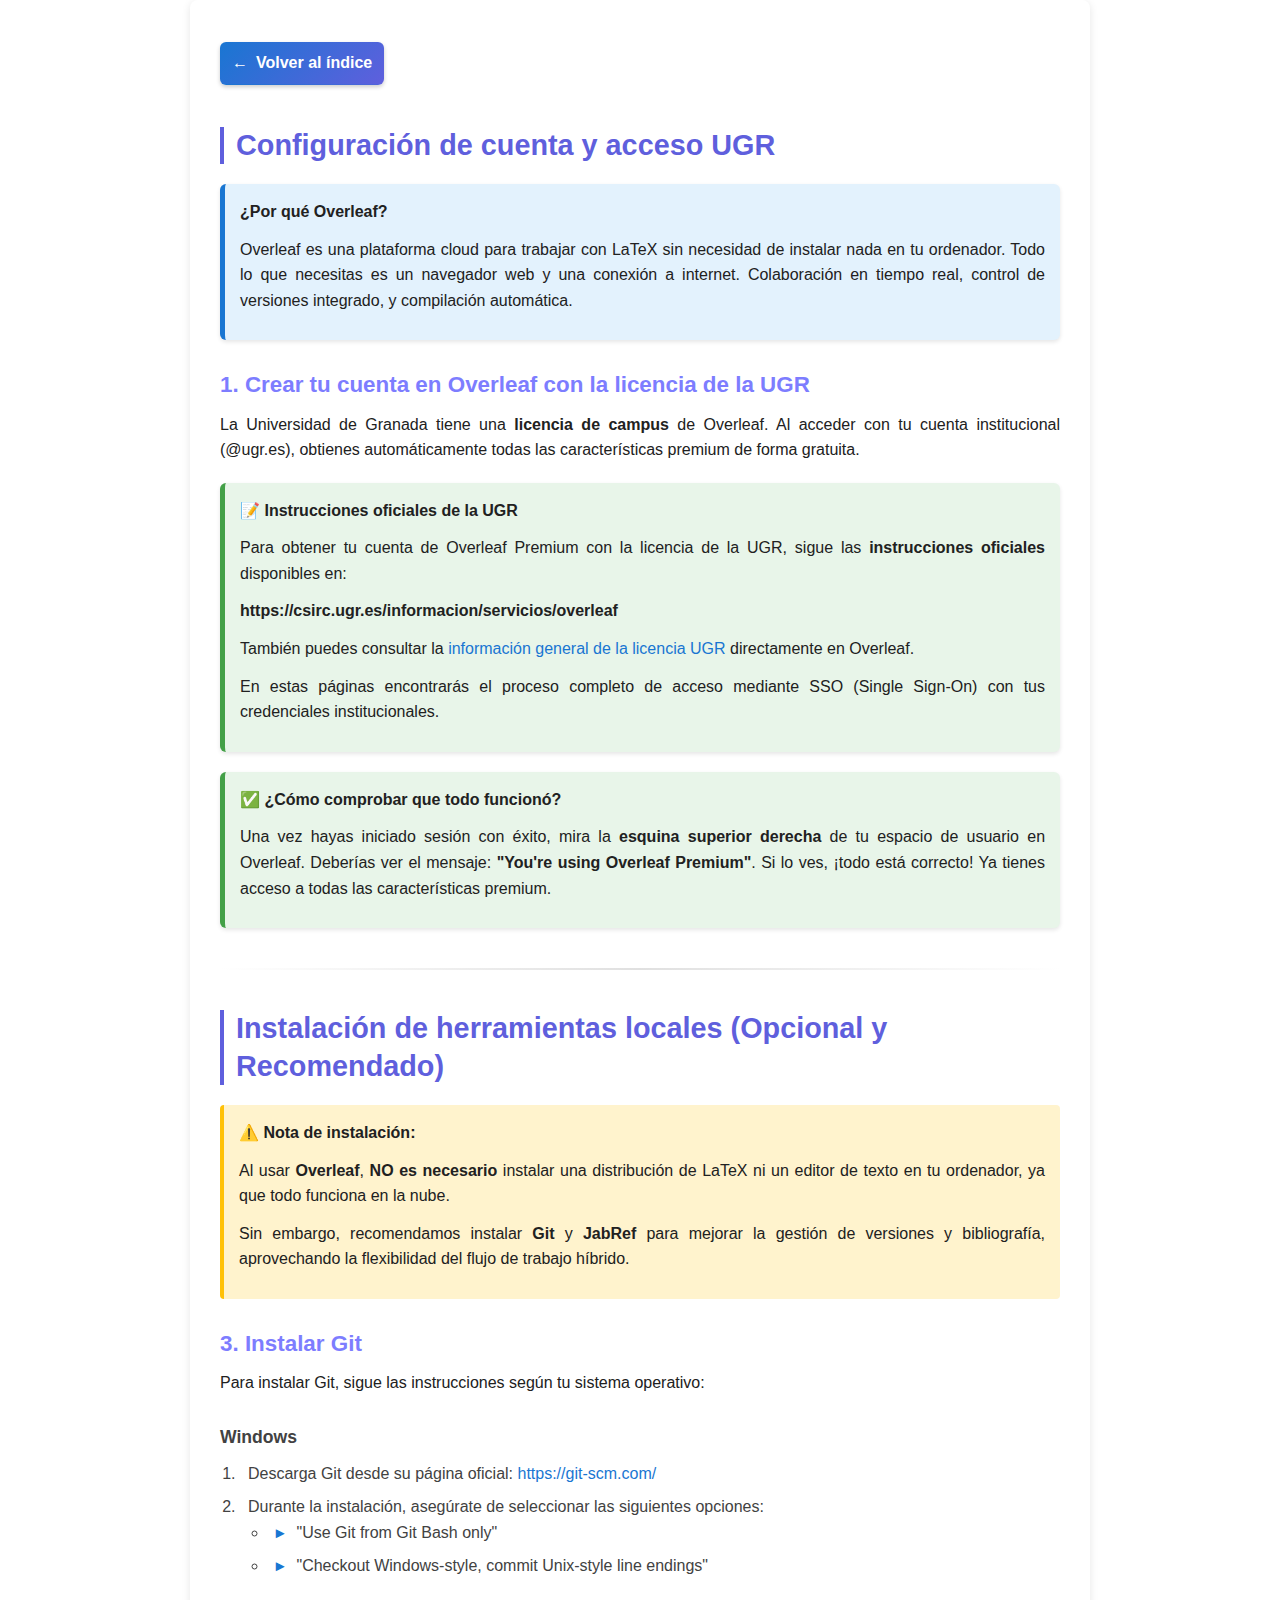
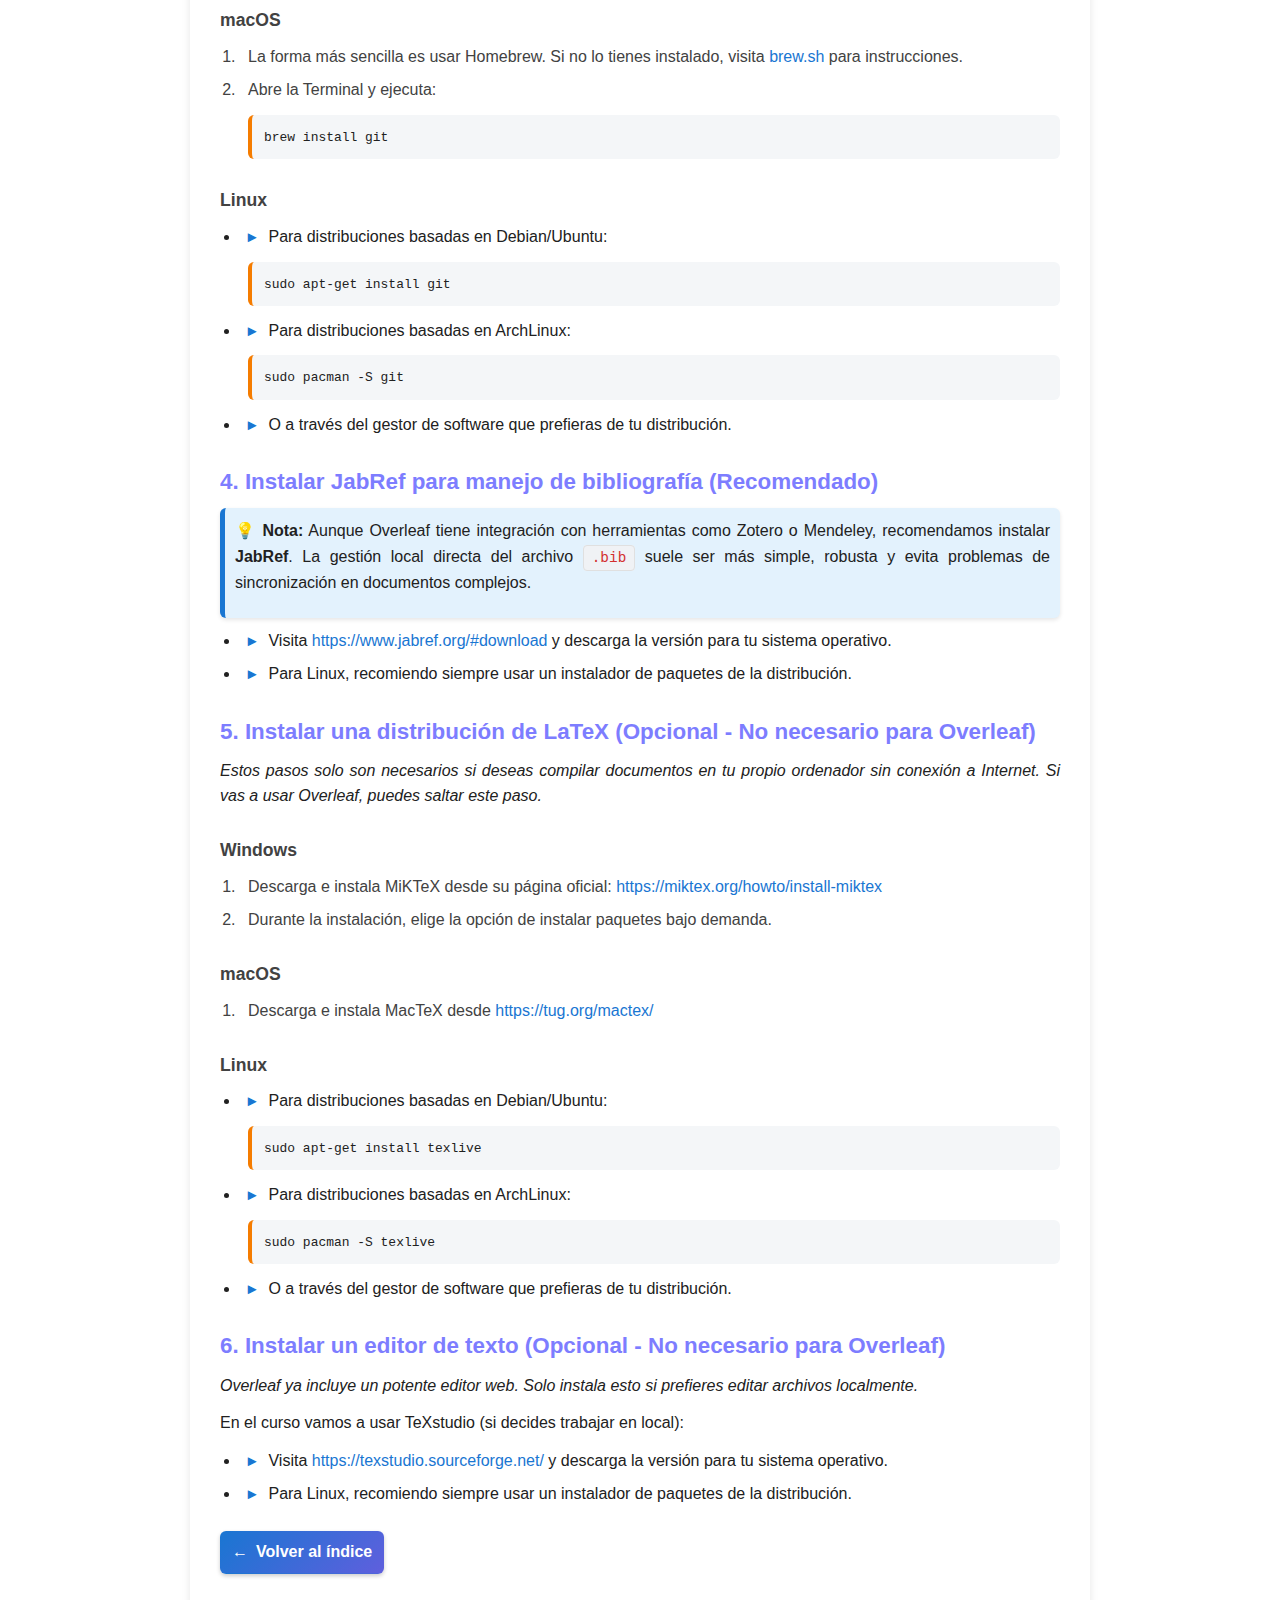
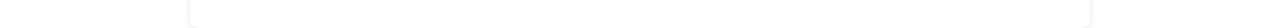
<file: quickstart.html>
<!DOCTYPE html>
<html lang="es">

<head>
    <meta charset="UTF-8">
    <meta name="viewport" content="width=device-width, initial-scale=1.0">
    <meta http-equiv="Cache-Control" content="no-cache, no-store, must-revalidate">
    <meta http-equiv="Pragma" content="no-cache">
    <meta http-equiv="Expires" content="0">
    <title>Configuración de cuenta y acceso UGR</title>
    <link rel="icon" type="image/svg+xml" href="favicon.svg">
    <link rel="stylesheet" href="style.css">
</head>

<body class="container">
    <p><a href="index.html" class="back-to-index">Volver al índice</a></p>
    <h2>Configuración de cuenta y acceso UGR</h2>

    <div style="background-color: #e3f2fd; border-left: 4px solid #1976d2; padding: 15px; margin: 20px 0; border-radius: 4px;">
        <p><strong>¿Por qué Overleaf?</strong></p>
        <p>Overleaf es una plataforma cloud para trabajar con LaTeX sin necesidad de instalar nada en tu ordenador. Todo lo que necesitas es un navegador web y una conexión a internet. Colaboración en tiempo real, control de versiones integrado, y compilación automática.</p>
    </div>

    <h3>1. Crear tu cuenta en Overleaf con la licencia de la UGR</h3>
    
    <p>La Universidad de Granada tiene una <strong>licencia de campus</strong> de Overleaf. Al acceder con tu cuenta institucional (@ugr.es), obtienes automáticamente todas las características premium de forma gratuita.</p>
    
    <div style="background-color: #e8f5e9; border-left: 4px solid #43a047; padding: 15px; margin: 20px 0; border-radius: 4px;">
        <p><strong>📝 Instrucciones oficiales de la UGR</strong></p>
        <p>Para obtener tu cuenta de Overleaf Premium con la licencia de la UGR, sigue las <strong>instrucciones oficiales</strong> disponibles en:</p>
        <p><a href="https://csirc.ugr.es/informacion/servicios/overleaf" target="_blank" rel="noopener"><strong>https://csirc.ugr.es/informacion/servicios/overleaf</strong></a></p>
        <p>También puedes consultar la <a href="https://www.overleaf.com/edu/ugr#overview" target="_blank" rel="noopener">información general de la licencia UGR</a> directamente en Overleaf.</p>
        <p>En estas páginas encontrarás el proceso completo de acceso mediante SSO (Single Sign-On) con tus credenciales institucionales.</p>
    </div>

    <div style="background-color: #e8f5e9; border-left: 4px solid #43a047; padding: 15px; margin: 20px 0; border-radius: 4px;">
        <p><strong>✅ ¿Cómo comprobar que todo funcionó?</strong></p>
        <p>Una vez hayas iniciado sesión con éxito, mira la <strong>esquina superior derecha</strong> de tu espacio de usuario en Overleaf. Deberías ver el mensaje: <strong>"You're using Overleaf Premium"</strong>. Si lo ves, ¡todo está correcto! Ya tienes acceso a todas las características premium.</p>
    </div>

    <hr style="margin: 40px 0;">

    <h2>Instalación de herramientas locales (Opcional y Recomendado)</h2>

    <div style="background-color: #fff3cd; border-left: 4px solid #ffc107; padding: 15px; margin: 20px 0; border-radius: 4px;">
        <p><strong>⚠️ Nota de instalación:</strong></p>
        <p>Al usar <strong>Overleaf</strong>, <strong>NO es necesario</strong> instalar una distribución de LaTeX ni un editor de texto en tu ordenador, ya que todo funciona en la nube.</p>
        <p>Sin embargo, recomendamos instalar <strong>Git</strong> y <strong>JabRef</strong> para mejorar la gestión de versiones y bibliografía, aprovechando la flexibilidad del flujo de trabajo híbrido.</p>
    </div>

    <h3>3. Instalar Git</h3>
    <p>Para instalar Git, sigue las instrucciones según tu sistema operativo:</p>

    <h4>Windows</h4>
    <ol>
        <li>Descarga Git desde su página oficial: <a href="https://git-scm.com/" target="_blank" rel="noopener">https://git-scm.com/</a></li>
        <li>Durante la instalación, asegúrate de seleccionar las siguientes opciones:
            <ul>
                <li>"Use Git from Git Bash only"</li>
                <li>"Checkout Windows-style, commit Unix-style line endings"</li>
            </ul>
        </li>
    </ol>

    <h4>macOS</h4>
    <ol>
        <li>La forma más sencilla es usar Homebrew. Si no lo tienes instalado, visita <a href="https://brew.sh" target="_blank" rel="noopener">brew.sh</a> para instrucciones.</li>
        <li>Abre la Terminal y ejecuta:
            <pre><code>brew install git</code></pre>
        </li>
    </ol>

    <h4>Linux</h4>
    <ul>
        <li>Para distribuciones basadas en Debian/Ubuntu:
            <pre><code>sudo apt-get install git</code></pre>
        </li>
        <li>Para distribuciones basadas en ArchLinux:
            <pre><code>sudo pacman -S git</code></pre>
        </li>
        <li>O a través del gestor de software que prefieras de tu distribución.</li>
    </ul>

    <h3>4. Instalar JabRef para manejo de bibliografía (Recomendado)</h3>
    <div style="background-color: #e3f2fd; border-left: 4px solid #1976d2; padding: 10px; margin: 10px 0; border-radius: 4px;">
        <p><strong>💡 Nota:</strong> Aunque Overleaf tiene integración con herramientas como Zotero o Mendeley, recomendamos instalar <strong>JabRef</strong>. La gestión local directa del archivo <code>.bib</code> suele ser más simple, robusta y evita problemas de sincronización en documentos complejos.</p>
    </div>
    <ul>
        <li>Visita <a href="https://www.jabref.org/#download" target="_blank" rel="noopener">https://www.jabref.org/#download</a> y descarga la versión para tu sistema operativo.</li>
        <li>Para Linux, recomiendo siempre usar un instalador de paquetes de la distribución.</li>
    </ul>

    <h3>5. Instalar una distribución de LaTeX (Opcional - No necesario para Overleaf)</h3>
    <p><em>Estos pasos solo son necesarios si deseas compilar documentos en tu propio ordenador sin conexión a Internet. Si vas a usar Overleaf, puedes saltar este paso.</em></p>

    <h4>Windows</h4>
    <ol>
        <li>Descarga e instala MiKTeX desde su página oficial: <a href="https://miktex.org/howto/install-miktex" target="_blank" rel="noopener">https://miktex.org/howto/install-miktex</a></li>
        <li>Durante la instalación, elige la opción de instalar paquetes bajo demanda.</li>
    </ol>

    <h4>macOS</h4>
    <ol>
        <li>Descarga e instala MacTeX desde <a href="https://tug.org/mactex/" target="_blank" rel="noopener">https://tug.org/mactex/</a></li>
    </ol>

    <h4>Linux</h4>
    <ul>
        <li>Para distribuciones basadas en Debian/Ubuntu:
            <pre><code>sudo apt-get install texlive</code></pre>
        </li>
        <li>Para distribuciones basadas en ArchLinux:
            <pre><code>sudo pacman -S texlive</code></pre>
        </li>
        <li>O a través del gestor de software que prefieras de tu distribución.</li>
    </ul>

    <h3>6. Instalar un editor de texto (Opcional - No necesario para Overleaf)</h3>
    <p><em>Overleaf ya incluye un potente editor web. Solo instala esto si prefieres editar archivos localmente.</em></p>
    <p>En el curso vamos a usar TeXstudio (si decides trabajar en local):</p>
    <ul>
        <li>Visita <a href="https://texstudio.sourceforge.net/" target="_blank" rel="noopener">https://texstudio.sourceforge.net/</a> y descarga la versión para tu sistema operativo.</li>
        <li>Para Linux, recomiendo siempre usar un instalador de paquetes de la distribución.</li>
    </ul>

    <p><a href="index.html" class="back-to-index">Volver al índice</a></p>
</body>

</html>
</file>
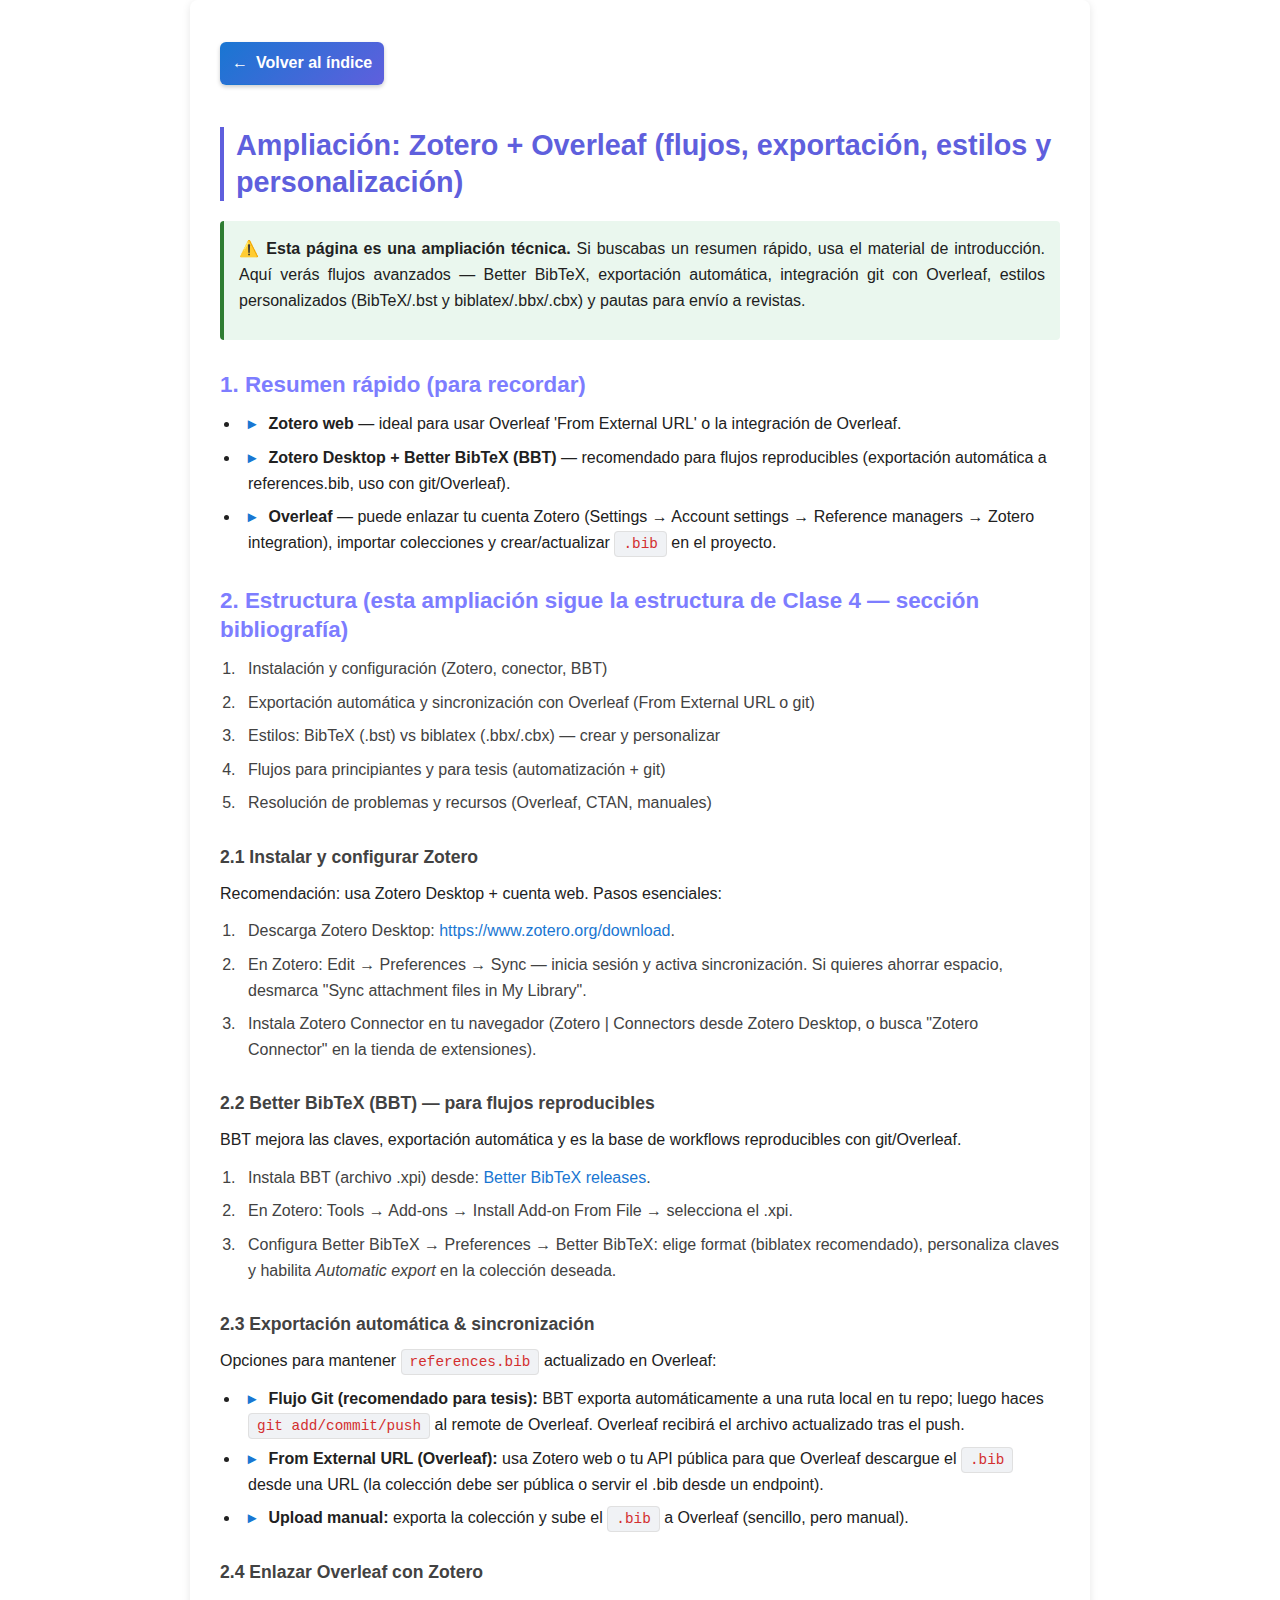
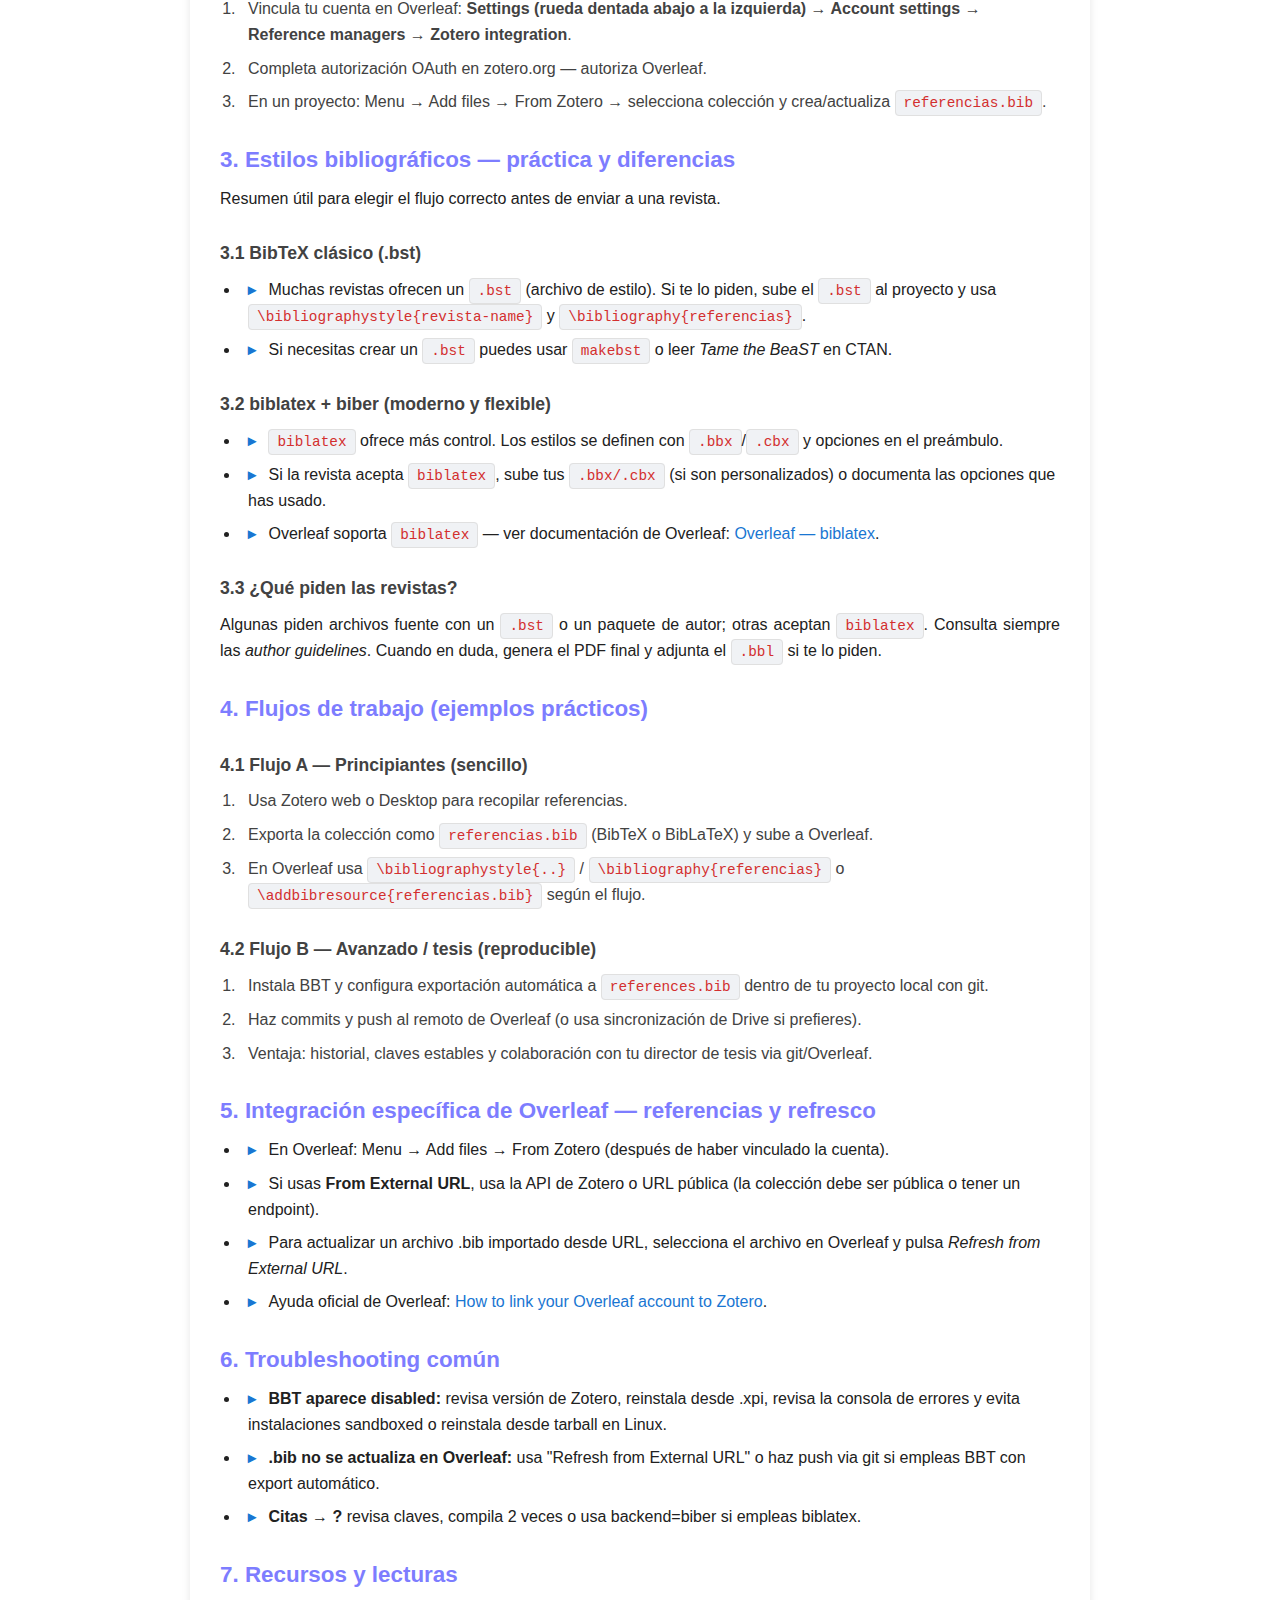
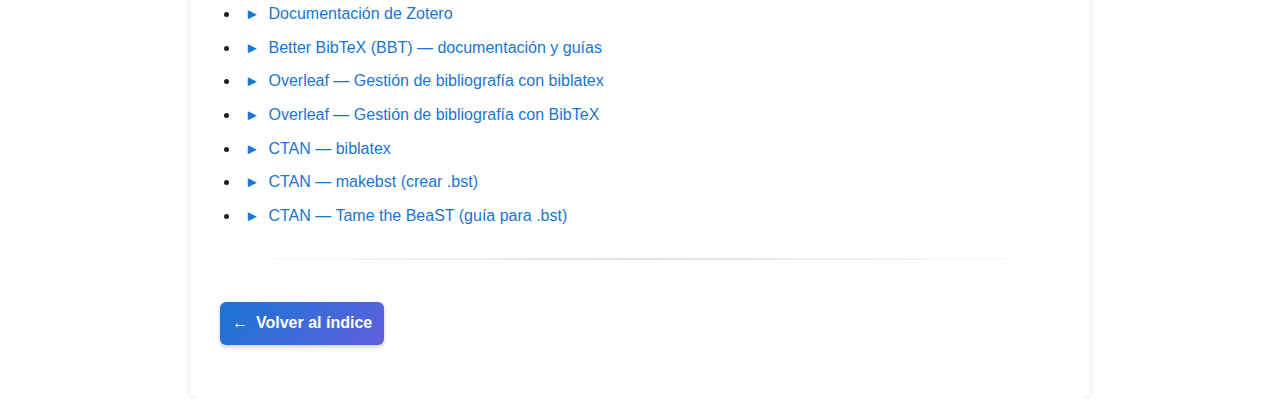
<file: zotero-overleaf-ampliacion.html>
<!DOCTYPE html>
<html lang="es">

<head>
    <meta charset="UTF-8">
    <meta name="viewport" content="width=device-width, initial-scale=1.0">
    <title>Ampliación: Zotero + Overleaf — Flujo avanzado y detalles</title>
    <link rel="stylesheet" href="style.css">
</head>

<body class="container">
    <p><a href="index.html" class="back-to-index">Volver al índice</a></p>
    <h2>Ampliación: Zotero + Overleaf (flujos, exportación, estilos y personalización)</h2>

    <div style="background-color:#eaf7ee;border-left:4px solid #2e7d32;padding:15px;margin:20px 0;border-radius:4px;">
        <p><strong>⚠️ Esta página es una ampliación técnica.</strong> Si buscabas un resumen rápido, usa el material de introducción. Aquí verás flujos avanzados — Better BibTeX, exportación automática, integración git con Overleaf, estilos personalizados (BibTeX/.bst y biblatex/.bbx/.cbx) y pautas para envío a revistas.</p>
    </div>

    <h3>1. Resumen rápido (para recordar)</h3>
    <ul>
        <li><strong>Zotero web</strong> — ideal para usar Overleaf 'From External URL' o la integración de Overleaf.</li>
        <li><strong>Zotero Desktop + Better BibTeX (BBT)</strong> — recomendado para flujos reproducibles (exportación automática a references.bib, uso con git/Overleaf).</li>
        <li><strong>Overleaf</strong> — puede enlazar tu cuenta Zotero (Settings → Account settings → Reference managers → Zotero integration), importar colecciones y crear/actualizar <code>.bib</code> en el proyecto.</li>
    </ul>

    <h3>2. Estructura (esta ampliación sigue la estructura de Clase 4 — sección bibliografía)</h3>
    <ol>
        <li>Instalación y configuración (Zotero, conector, BBT)</li>
        <li>Exportación automática y sincronización con Overleaf (From External URL o git)</li>
        <li>Estilos: BibTeX (.bst) vs biblatex (.bbx/.cbx) — crear y personalizar</li>
        <li>Flujos para principiantes y para tesis (automatización + git)</li>
        <li>Resolución de problemas y recursos (Overleaf, CTAN, manuales)</li>
    </ol>

    <h4>2.1 Instalar y configurar Zotero</h4>
    <p>Recomendación: usa Zotero Desktop + cuenta web. Pasos esenciales:</p>
    <ol>
        <li>Descarga Zotero Desktop: <a href="https://www.zotero.org/download" target="_blank" rel="noopener">https://www.zotero.org/download</a>.</li>
        <li>En Zotero: Edit → Preferences → Sync — inicia sesión y activa sincronización. Si quieres ahorrar espacio, desmarca "Sync attachment files in My Library".</li>
        <li>Instala Zotero Connector en tu navegador (Zotero | Connectors desde Zotero Desktop, o busca "Zotero Connector" en la tienda de extensiones).</li>
    </ol>

    <h4>2.2 Better BibTeX (BBT) — para flujos reproducibles</h4>
    <p>BBT mejora las claves, exportación automática y es la base de workflows reproducibles con git/Overleaf.</p>
    <ol>
        <li>Instala BBT (archivo .xpi) desde: <a href="https://github.com/retorquere/zotero-better-bibtex/releases" target="_blank" rel="noopener">Better BibTeX releases</a>.</li>
        <li>En Zotero: Tools → Add-ons → Install Add-on From File → selecciona el .xpi.</li>
        <li>Configura Better BibTeX → Preferences → Better BibTeX: elige format (biblatex recomendado), personaliza claves y habilita <em>Automatic export</em> en la colección deseada.</li>
    </ol>

    <h4>2.3 Exportación automática & sincronización</h4>
    <p>Opciones para mantener <code>references.bib</code> actualizado en Overleaf:</p>
    <ul>
        <li><strong>Flujo Git (recomendado para tesis):</strong> BBT exporta automáticamente a una ruta local en tu repo; luego haces <code>git add/commit/push</code> al remote de Overleaf. Overleaf recibirá el archivo actualizado tras el push.</li>
        <li><strong>From External URL (Overleaf):</strong> usa Zotero web o tu API pública para que Overleaf descargue el <code>.bib</code> desde una URL (la colección debe ser pública o servir el .bib desde un endpoint).</li>
        <li><strong>Upload manual:</strong> exporta la colección y sube el <code>.bib</code> a Overleaf (sencillo, pero manual).</li>
    </ul>

    <h4>2.4 Enlazar Overleaf con Zotero</h4>
    <ol>
        <li>Vincula tu cuenta en Overleaf: <strong>Settings (rueda dentada abajo a la izquierda) → Account settings → Reference managers → Zotero integration</strong>.</li>
        <li>Completa autorización OAuth en zotero.org — autoriza Overleaf.</li>
        <li>En un proyecto: Menu → Add files → From Zotero → selecciona colección y crea/actualiza <code>referencias.bib</code>.</li>
    </ol>

    <h3>3. Estilos bibliográficos — práctica y diferencias</h3>
    <p>Resumen útil para elegir el flujo correcto antes de enviar a una revista.</p>
    <h4>3.1 BibTeX clásico (.bst)</h4>
    <ul>
        <li>Muchas revistas ofrecen un <code>.bst</code> (archivo de estilo). Si te lo piden, sube el <code>.bst</code> al proyecto y usa <code>\bibliographystyle{revista-name}</code> y <code>\bibliography{referencias}</code>.</li>
        <li>Si necesitas crear un <code>.bst</code> puedes usar <code>makebst</code> o leer <em>Tame the BeaST</em> en CTAN.</li>
    </ul>

    <h4>3.2 biblatex + biber (moderno y flexible)</h4>
    <ul>
        <li><code>biblatex</code> ofrece más control. Los estilos se definen con <code>.bbx</code>/<code>.cbx</code> y opciones en el preámbulo.</li>
        <li>Si la revista acepta <code>biblatex</code>, sube tus <code>.bbx/.cbx</code> (si son personalizados) o documenta las opciones que has usado.</li>
        <li>Overleaf soporta <code>biblatex</code> — ver documentación de Overleaf: <a href="https://www.overleaf.com/learn/latex/Bibliography_management_with_biblatex" target="_blank" rel="noopener">Overleaf — biblatex</a>.</li>
    </ul>

    <h4>3.3 ¿Qué piden las revistas?</h4>
    <p>Algunas piden archivos fuente con un <code>.bst</code> o un paquete de autor; otras aceptan <code>biblatex</code>. Consulta siempre las <em>author guidelines</em>. Cuando en duda, genera el PDF final y adjunta el <code>.bbl</code> si te lo piden.</p>

    <h3>4. Flujos de trabajo (ejemplos prácticos)</h3>
    <h4>4.1 Flujo A — Principiantes (sencillo)</h4>
    <ol>
        <li>Usa Zotero web o Desktop para recopilar referencias.</li>
        <li>Exporta la colección como <code>referencias.bib</code> (BibTeX o BibLaTeX) y sube a Overleaf.</li>
        <li>En Overleaf usa <code>\bibliographystyle{..}</code> / <code>\bibliography{referencias}</code> o <code>\addbibresource{referencias.bib}</code> según el flujo.</li>
    </ol>

    <h4>4.2 Flujo B — Avanzado / tesis (reproducible)</h4>
    <ol>
        <li>Instala BBT y configura exportación automática a <code>references.bib</code> dentro de tu proyecto local con git.</li>
        <li>Haz commits y push al remoto de Overleaf (o usa sincronización de Drive si prefieres).</li>
        <li>Ventaja: historial, claves estables y colaboración con tu director de tesis via git/Overleaf.</li>
    </ol>

    <h3>5. Integración específica de Overleaf — referencias y refresco</h3>
    <ul>
        <li>En Overleaf: Menu → Add files → From Zotero (después de haber vinculado la cuenta).</li>
        <li>Si usas <strong>From External URL</strong>, usa la API de Zotero o URL pública (la colección debe ser pública o tener un endpoint).</li>
        <li>Para actualizar un archivo .bib importado desde URL, selecciona el archivo en Overleaf y pulsa <em>Refresh from External URL</em>.</li>
        <li>Ayuda oficial de Overleaf: <a href="https://www.overleaf.com/learn/how-to/Using_Zotero_for_Overleaf" target="_blank" rel="noopener">How to link your Overleaf account to Zotero</a>.</li>
    </ul>

    <h3>6. Troubleshooting común</h3>
    <ul>
        <li><strong>BBT aparece disabled:</strong> revisa versión de Zotero, reinstala desde .xpi, revisa la consola de errores y evita instalaciones sandboxed o reinstala desde tarball en Linux.</li>
        <li><strong>.bib no se actualiza en Overleaf:</strong> usa "Refresh from External URL" o haz push via git si empleas BBT con export automático.</li>
        <li><strong>Citas → ?</strong> revisa claves, compila 2 veces o usa backend=biber si empleas biblatex.</li>
    </ul>

    <h3>7. Recursos y lecturas</h3>
    <ul>
        <li><a href="https://www.zotero.org/support/" target="_blank" rel="noopener">Documentación de Zotero</a></li>
        <li><a href="https://retorque.re/zotero-better-bibtex/" target="_blank" rel="noopener">Better BibTeX (BBT) — documentación y guías</a></li>
        <li><a href="https://www.overleaf.com/learn/latex/Bibliography_management_with_biblatex" target="_blank" rel="noopener">Overleaf — Gestión de bibliografía con biblatex</a></li>
        <li><a href="https://www.overleaf.com/learn/latex/Bibliography_management_with_bibtex" target="_blank" rel="noopener">Overleaf — Gestión de bibliografía con BibTeX</a></li>
        <li><a href="https://ctan.org/pkg/biblatex" target="_blank" rel="noopener">CTAN — biblatex</a></li>
        <li><a href="https://ctan.org/pkg/makebst" target="_blank" rel="noopener">CTAN — makebst (crear .bst)</a></li>
        <li><a href="https://ctan.org/pkg/tamethebeast" target="_blank" rel="noopener">CTAN — Tame the BeaST (guía para .bst)</a></li>
    </ul>

    <hr>
    <p><a href="index.html" class="back-to-index">Volver al índice</a></p>
</body>

</html>
</file>
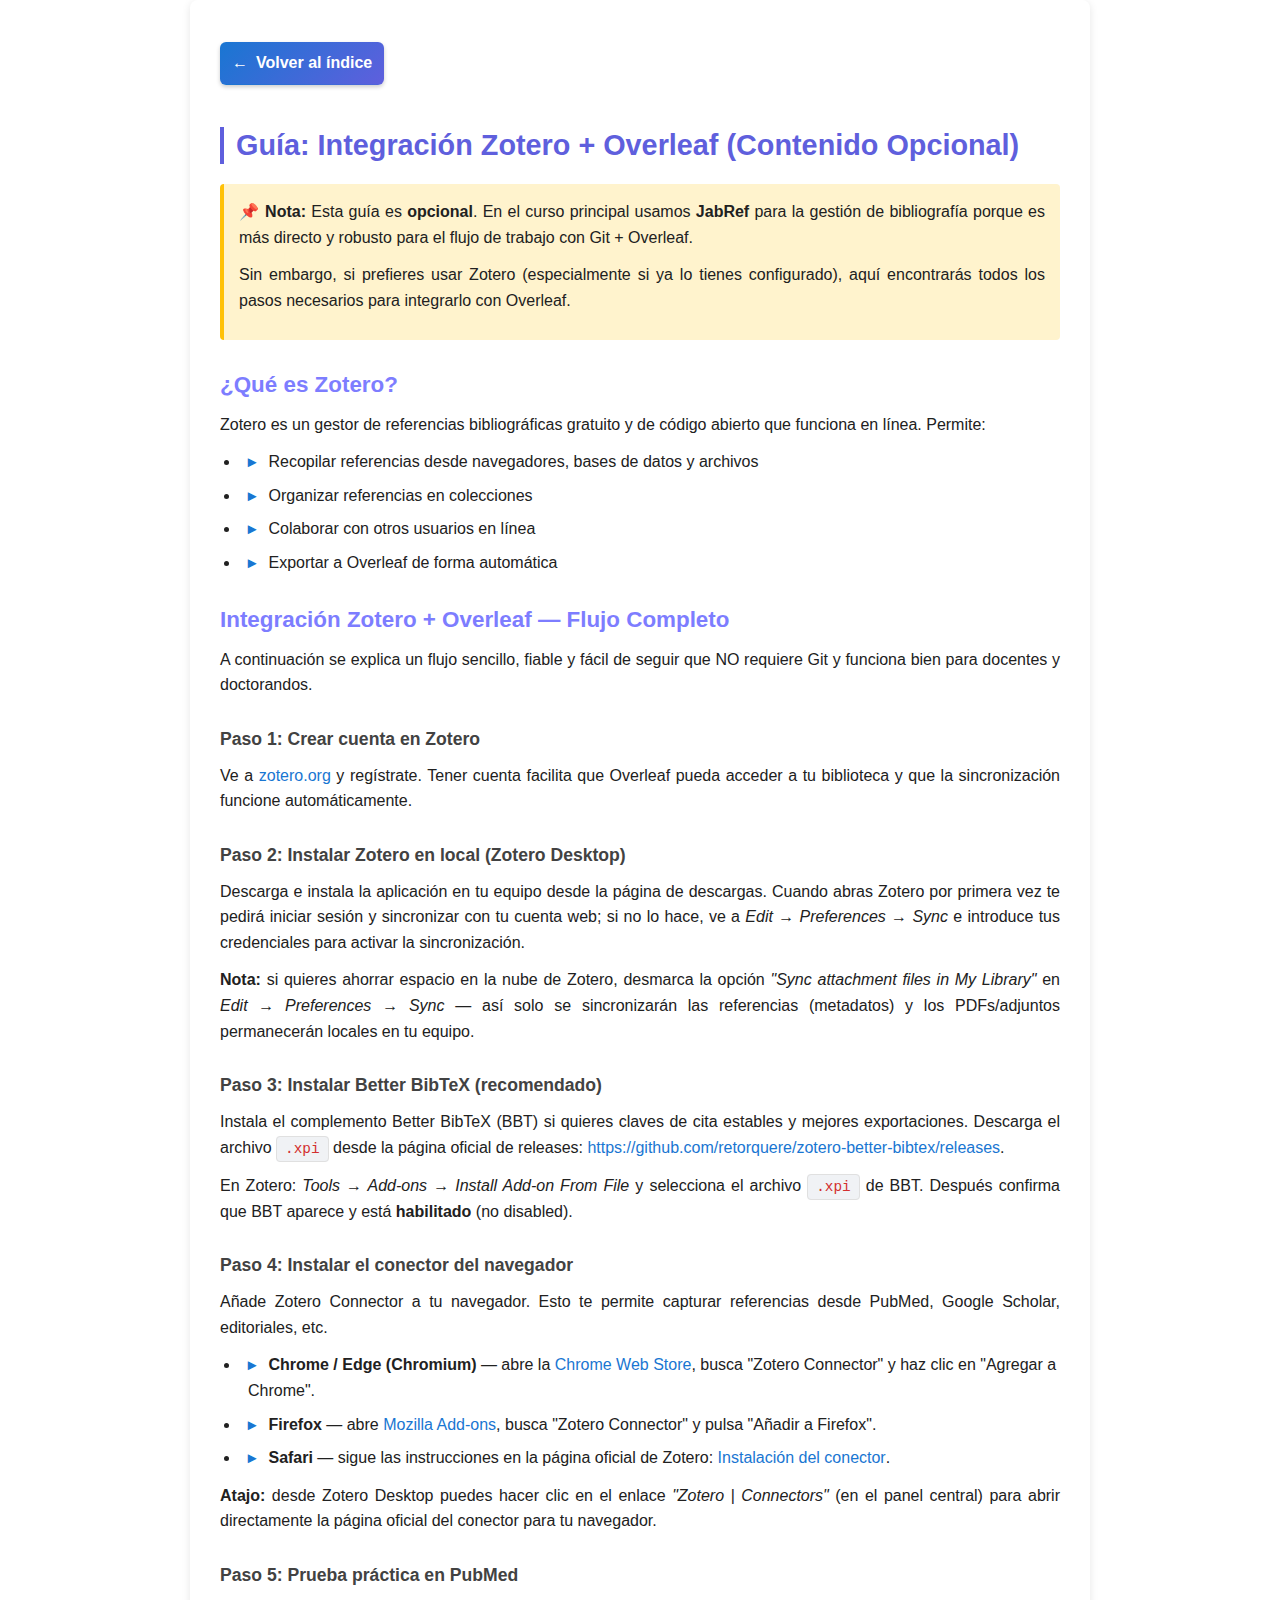
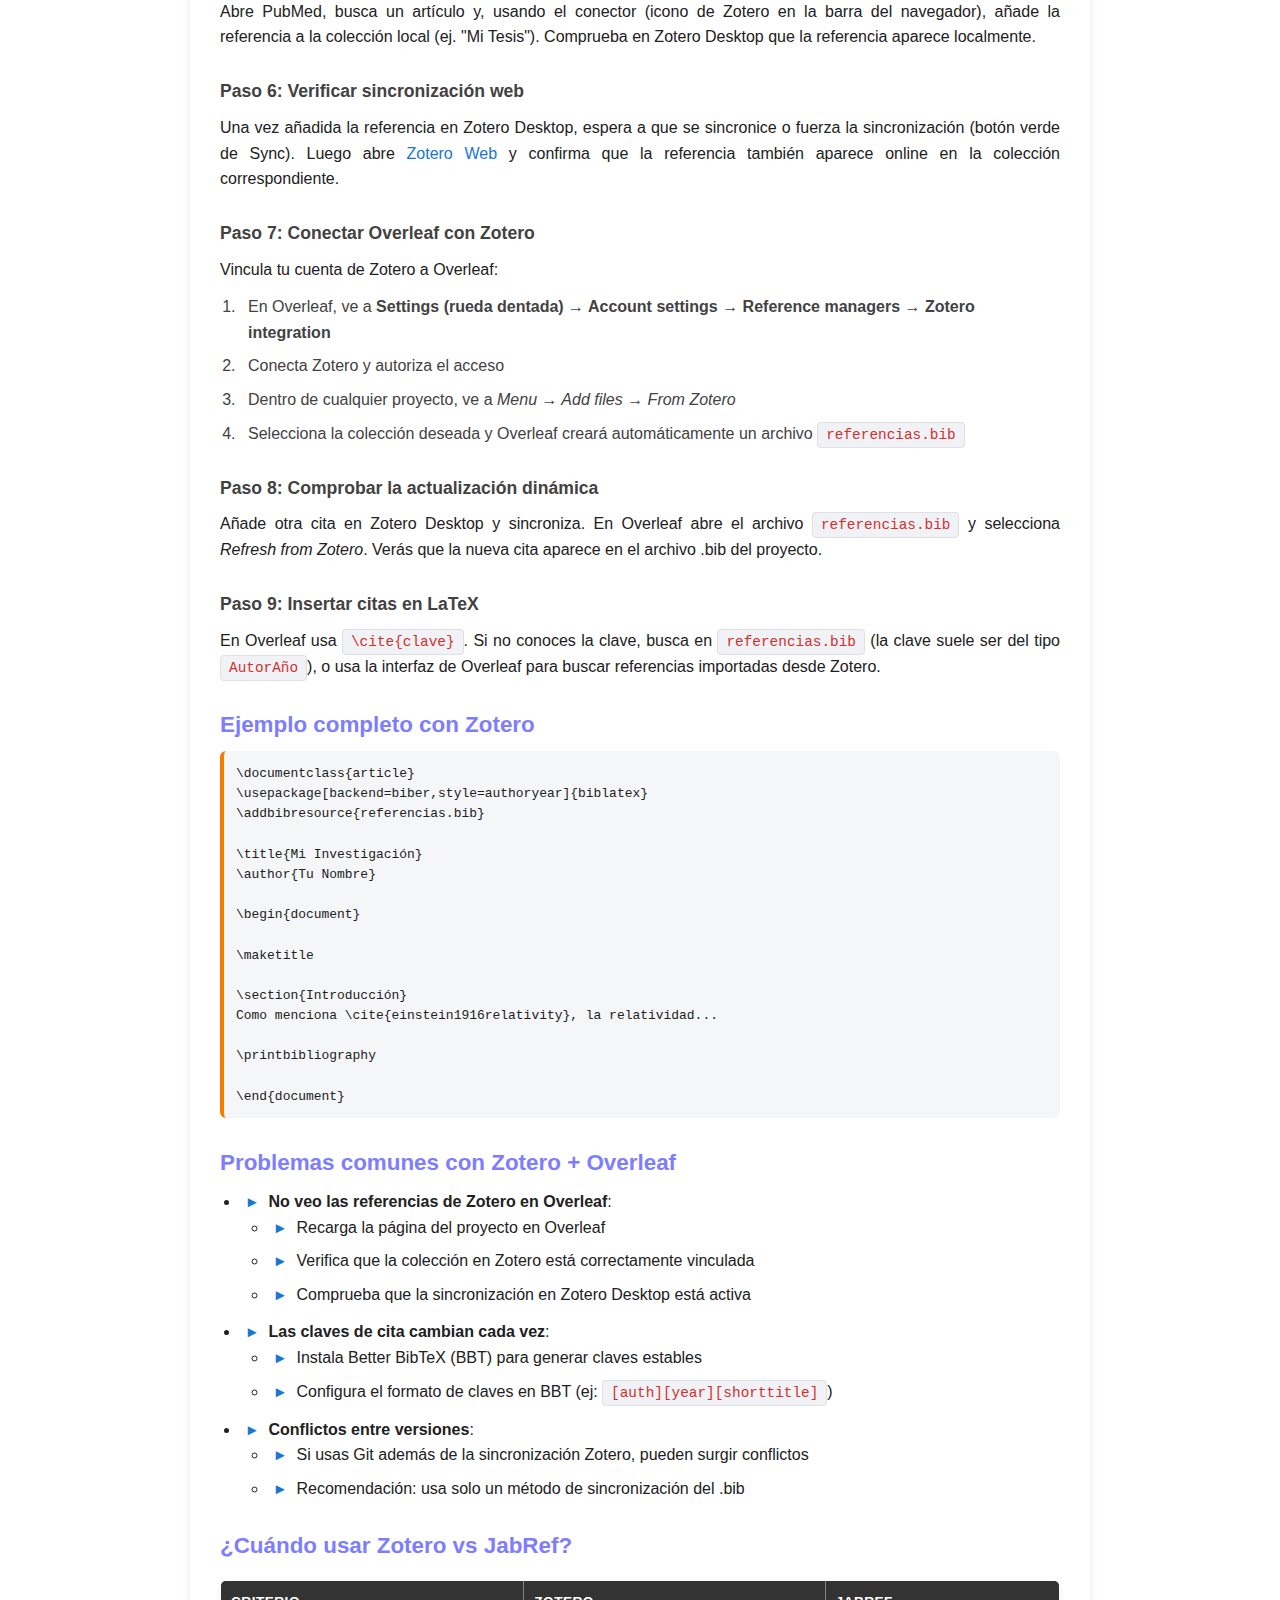
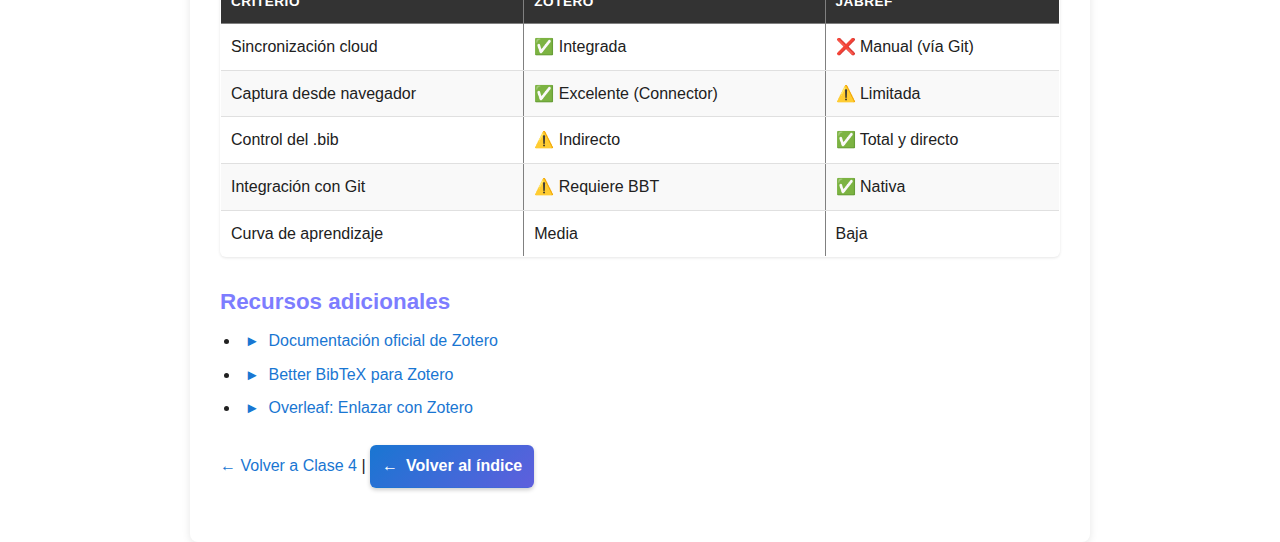
<file: zotero-overleaf.html>
<!DOCTYPE html>
<html lang="es">

<head>
    <meta charset="UTF-8">
    <meta name="viewport" content="width=device-width, initial-scale=1.0">
    <meta http-equiv="Cache-Control" content="no-cache, no-store, must-revalidate">
    <meta http-equiv="Pragma" content="no-cache">
    <meta http-equiv="Expires" content="0">
    <title>Guía: Zotero + Overleaf (opcional)</title>
    <link rel="icon" type="image/svg+xml" href="favicon.svg">
    <link rel="stylesheet" href="style.css">
</head>

<body class="container">
    <p><a href="index.html" class="back-to-index">Volver al índice</a></p>
    
    <h2>Guía: Integración Zotero + Overleaf (Contenido Opcional)</h2>

    <div style="background-color: #fff3cd; border-left: 4px solid #ffc107; padding: 15px; margin: 20px 0; border-radius: 4px;">
        <p><strong>📌 Nota:</strong> Esta guía es <strong>opcional</strong>. En el curso principal usamos <strong>JabRef</strong> para la gestión de bibliografía porque es más directo y robusto para el flujo de trabajo con Git + Overleaf.</p>
        <p>Sin embargo, si prefieres usar Zotero (especialmente si ya lo tienes configurado), aquí encontrarás todos los pasos necesarios para integrarlo con Overleaf.</p>
    </div>

    <h3>¿Qué es Zotero?</h3>
    <p>Zotero es un gestor de referencias bibliográficas gratuito y de código abierto que funciona en línea. Permite:</p>
    <ul>
        <li>Recopilar referencias desde navegadores, bases de datos y archivos</li>
        <li>Organizar referencias en colecciones</li>
        <li>Colaborar con otros usuarios en línea</li>
        <li>Exportar a Overleaf de forma automática</li>
    </ul>

    <h3>Integración Zotero + Overleaf — Flujo Completo</h3>
    <p>A continuación se explica un flujo sencillo, fiable y fácil de seguir que NO requiere Git y funciona bien para docentes y doctorandos.</p>

    <h4>Paso 1: Crear cuenta en Zotero</h4>
    <p>Ve a <a href="https://www.zotero.org/" target="_blank" rel="noopener">zotero.org</a> y regístrate. Tener cuenta facilita que Overleaf pueda acceder a tu biblioteca y que la sincronización funcione automáticamente.</p>

    <h4>Paso 2: Instalar Zotero en local (Zotero Desktop)</h4>
    <p>Descarga e instala la aplicación en tu equipo desde la página de descargas. Cuando abras Zotero por primera vez te pedirá iniciar sesión y sincronizar con tu cuenta web; si no lo hace, ve a <em>Edit → Preferences → Sync</em> e introduce tus credenciales para activar la sincronización.</p>
    <p><strong>Nota:</strong> si quieres ahorrar espacio en la nube de Zotero, desmarca la opción <em>"Sync attachment files in My Library"</em> en <em>Edit → Preferences → Sync</em> — así solo se sincronizarán las referencias (metadatos) y los PDFs/adjuntos permanecerán locales en tu equipo.</p>

    <h4>Paso 3: Instalar Better BibTeX (recomendado)</h4>
    <p>Instala el complemento Better BibTeX (BBT) si quieres claves de cita estables y mejores exportaciones. Descarga el archivo <code>.xpi</code> desde la página oficial de releases: <a href="https://github.com/retorquere/zotero-better-bibtex/releases" target="_blank" rel="noopener">https://github.com/retorquere/zotero-better-bibtex/releases</a>.</p>
    <p>En Zotero: <em>Tools → Add-ons → Install Add-on From File</em> y selecciona el archivo <code>.xpi</code> de BBT. Después confirma que BBT aparece y está <strong>habilitado</strong> (no disabled).</p>

    <h4>Paso 4: Instalar el conector del navegador</h4>
    <p>Añade Zotero Connector a tu navegador. Esto te permite capturar referencias desde PubMed, Google Scholar, editoriales, etc.</p>
    <ul>
        <li><strong>Chrome / Edge (Chromium)</strong> — abre la <a href="https://chrome.google.com/webstore" target="_blank" rel="noopener">Chrome Web Store</a>, busca "Zotero Connector" y haz clic en "Agregar a Chrome".</li>
        <li><strong>Firefox</strong> — abre <a href="https://addons.mozilla.org" target="_blank" rel="noopener">Mozilla Add‑ons</a>, busca "Zotero Connector" y pulsa "Añadir a Firefox".</li>
        <li><strong>Safari</strong> — sigue las instrucciones en la página oficial de Zotero: <a href="https://www.zotero.org/support/connector_installation" target="_blank" rel="noopener">Instalación del conector</a>.</li>
    </ul>
    <p><strong>Atajo:</strong> desde Zotero Desktop puedes hacer clic en el enlace <em>"Zotero | Connectors"</em> (en el panel central) para abrir directamente la página oficial del conector para tu navegador.</p>

    <h4>Paso 5: Prueba práctica en PubMed</h4>
    <p>Abre PubMed, busca un artículo y, usando el conector (icono de Zotero en la barra del navegador), añade la referencia a la colección local (ej. "Mi Tesis"). Comprueba en Zotero Desktop que la referencia aparece localmente.</p>

    <h4>Paso 6: Verificar sincronización web</h4>
    <p>Una vez añadida la referencia en Zotero Desktop, espera a que se sincronice o fuerza la sincronización (botón verde de Sync). Luego abre <a href="https://www.zotero.org/" target="_blank" rel="noopener">Zotero Web</a> y confirma que la referencia también aparece online en la colección correspondiente.</p>

    <h4>Paso 7: Conectar Overleaf con Zotero</h4>
    <p>Vincula tu cuenta de Zotero a Overleaf:</p>
    <ol>
        <li>En Overleaf, ve a <strong>Settings (rueda dentada) → Account settings → Reference managers → Zotero integration</strong></li>
        <li>Conecta Zotero y autoriza el acceso</li>
        <li>Dentro de cualquier proyecto, ve a <em>Menu → Add files → From Zotero</em></li>
        <li>Selecciona la colección deseada y Overleaf creará automáticamente un archivo <code>referencias.bib</code></li>
    </ol>

    <h4>Paso 8: Comprobar la actualización dinámica</h4>
    <p>Añade otra cita en Zotero Desktop y sincroniza. En Overleaf abre el archivo <code>referencias.bib</code> y selecciona <em>Refresh from Zotero</em>. Verás que la nueva cita aparece en el archivo .bib del proyecto.</p>

    <h4>Paso 9: Insertar citas en LaTeX</h4>
    <p>En Overleaf usa <code>\cite{clave}</code>. Si no conoces la clave, busca en <code>referencias.bib</code> (la clave suele ser del tipo <code>AutorAño</code>), o usa la interfaz de Overleaf para buscar referencias importadas desde Zotero.</p>

    <h3>Ejemplo completo con Zotero</h3>
    <pre><code>\documentclass{article}
\usepackage[backend=biber,style=authoryear]{biblatex}
\addbibresource{referencias.bib}

\title{Mi Investigación}
\author{Tu Nombre}

\begin{document}

\maketitle

\section{Introducción}
Como menciona \cite{einstein1916relativity}, la relatividad...

\printbibliography

\end{document}</code></pre>

    <h3>Problemas comunes con Zotero + Overleaf</h3>
    <ul>
        <li><strong>No veo las referencias de Zotero en Overleaf</strong>:
            <ul>
                <li>Recarga la página del proyecto en Overleaf</li>
                <li>Verifica que la colección en Zotero está correctamente vinculada</li>
                <li>Comprueba que la sincronización en Zotero Desktop está activa</li>
            </ul>
        </li>
        <li><strong>Las claves de cita cambian cada vez</strong>:
            <ul>
                <li>Instala Better BibTeX (BBT) para generar claves estables</li>
                <li>Configura el formato de claves en BBT (ej: <code>[auth][year][shorttitle]</code>)</li>
            </ul>
        </li>
        <li><strong>Conflictos entre versiones</strong>:
            <ul>
                <li>Si usas Git además de la sincronización Zotero, pueden surgir conflictos</li>
                <li>Recomendación: usa solo un método de sincronización del .bib</li>
            </ul>
        </li>
    </ul>

    <h3>¿Cuándo usar Zotero vs JabRef?</h3>
    <table border="1" style="width: 100%; border-collapse: collapse; margin: 20px 0;">
        <thead>
            <tr style="background-color: #333; color: white;">
                <th style="padding: 10px;">Criterio</th>
                <th style="padding: 10px;">Zotero</th>
                <th style="padding: 10px;">JabRef</th>
            </tr>
        </thead>
        <tbody>
            <tr>
                <td style="padding: 10px;">Sincronización cloud</td>
                <td style="padding: 10px;">✅ Integrada</td>
                <td style="padding: 10px;">❌ Manual (vía Git)</td>
            </tr>
            <tr style="background-color: #f9f9f9;">
                <td style="padding: 10px;">Captura desde navegador</td>
                <td style="padding: 10px;">✅ Excelente (Connector)</td>
                <td style="padding: 10px;">⚠️ Limitada</td>
            </tr>
            <tr>
                <td style="padding: 10px;">Control del .bib</td>
                <td style="padding: 10px;">⚠️ Indirecto</td>
                <td style="padding: 10px;">✅ Total y directo</td>
            </tr>
            <tr style="background-color: #f9f9f9;">
                <td style="padding: 10px;">Integración con Git</td>
                <td style="padding: 10px;">⚠️ Requiere BBT</td>
                <td style="padding: 10px;">✅ Nativa</td>
            </tr>
            <tr>
                <td style="padding: 10px;">Curva de aprendizaje</td>
                <td style="padding: 10px;">Media</td>
                <td style="padding: 10px;">Baja</td>
            </tr>
        </tbody>
    </table>

    <h3>Recursos adicionales</h3>
    <ul>
        <li><a href="https://www.zotero.org/support/" target="_blank" rel="noopener">Documentación oficial de Zotero</a></li>
        <li><a href="https://retorque.re/zotero-better-bibtex/" target="_blank" rel="noopener">Better BibTeX para Zotero</a></li>
        <li><a href="https://www.overleaf.com/learn/how-to/How_to_link_your_Overleaf_account_to_Mendeley_and_Zotero" target="_blank" rel="noopener">Overleaf: Enlazar con Zotero</a></li>
    </ul>

    <p><a href="clase4.html">← Volver a Clase 4</a> | <a href="index.html" class="back-to-index">Volver al índice</a></p>
</body>

</html>
</file>
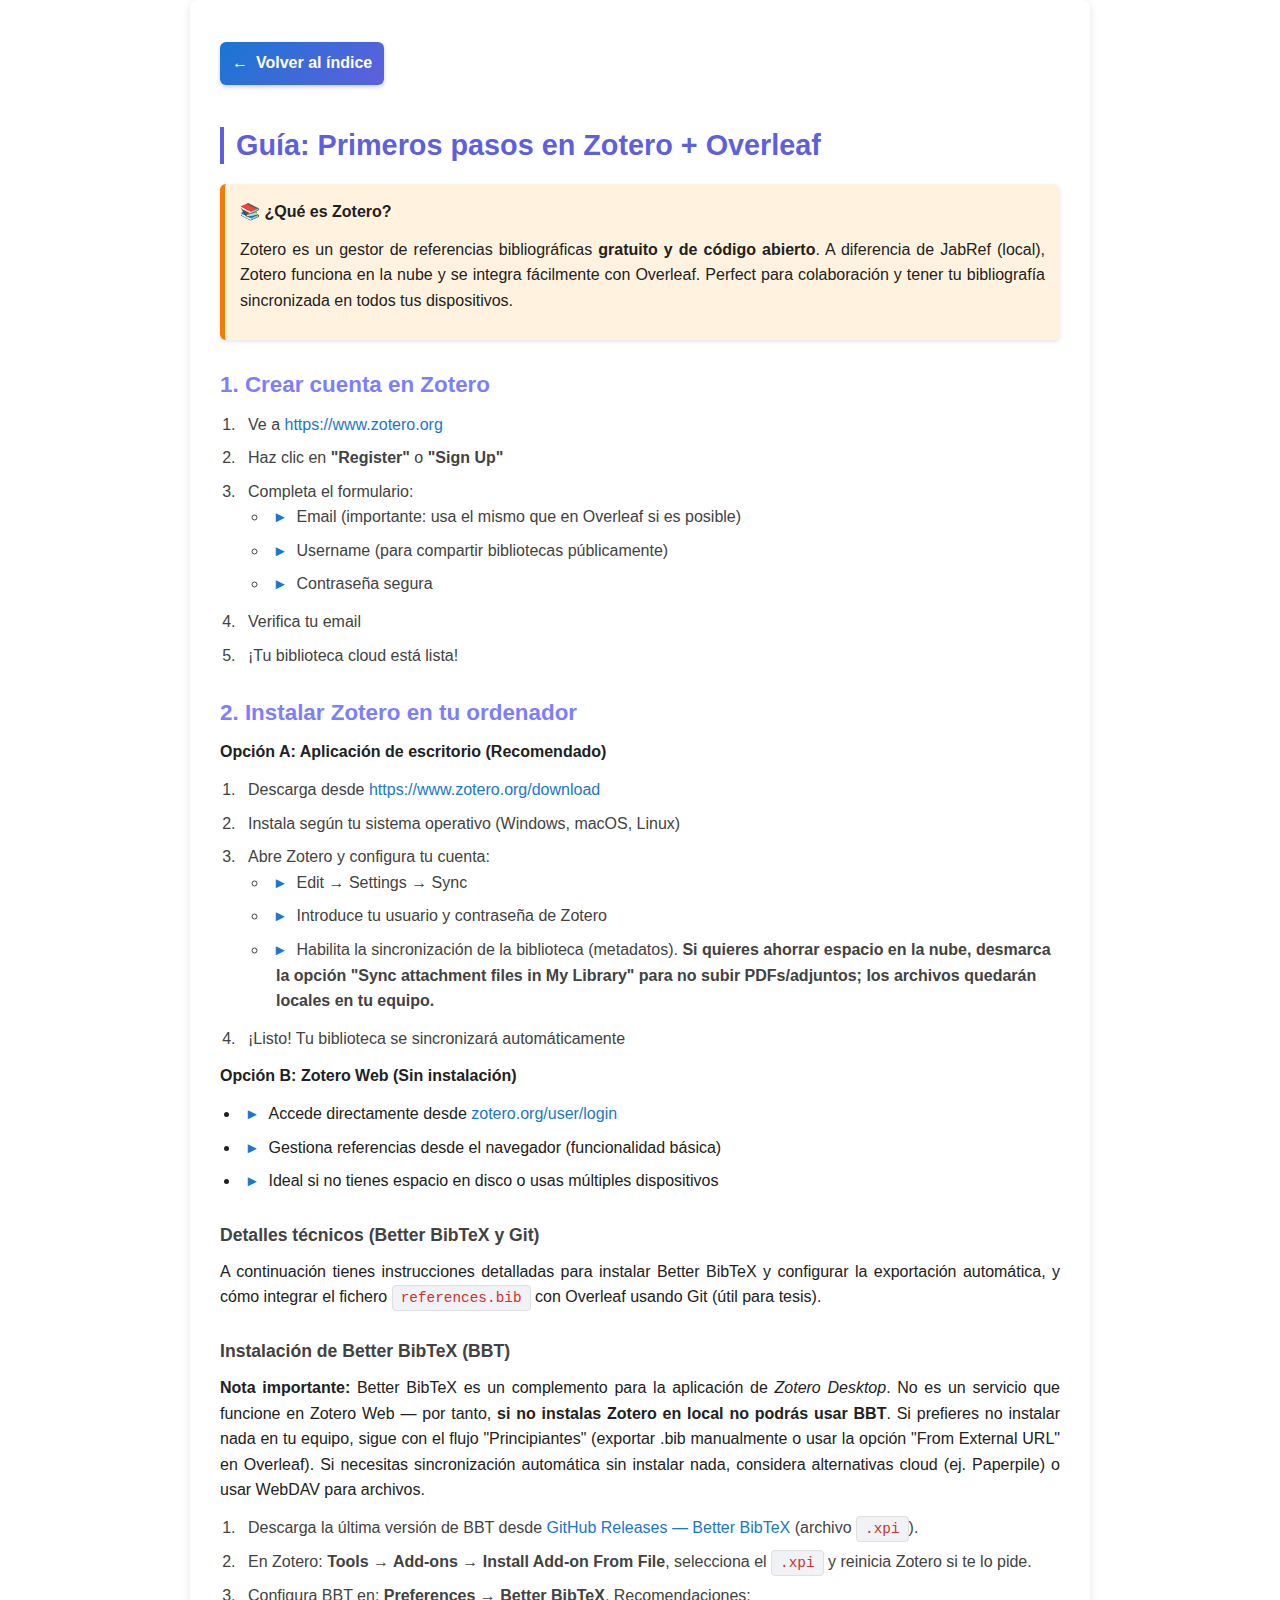
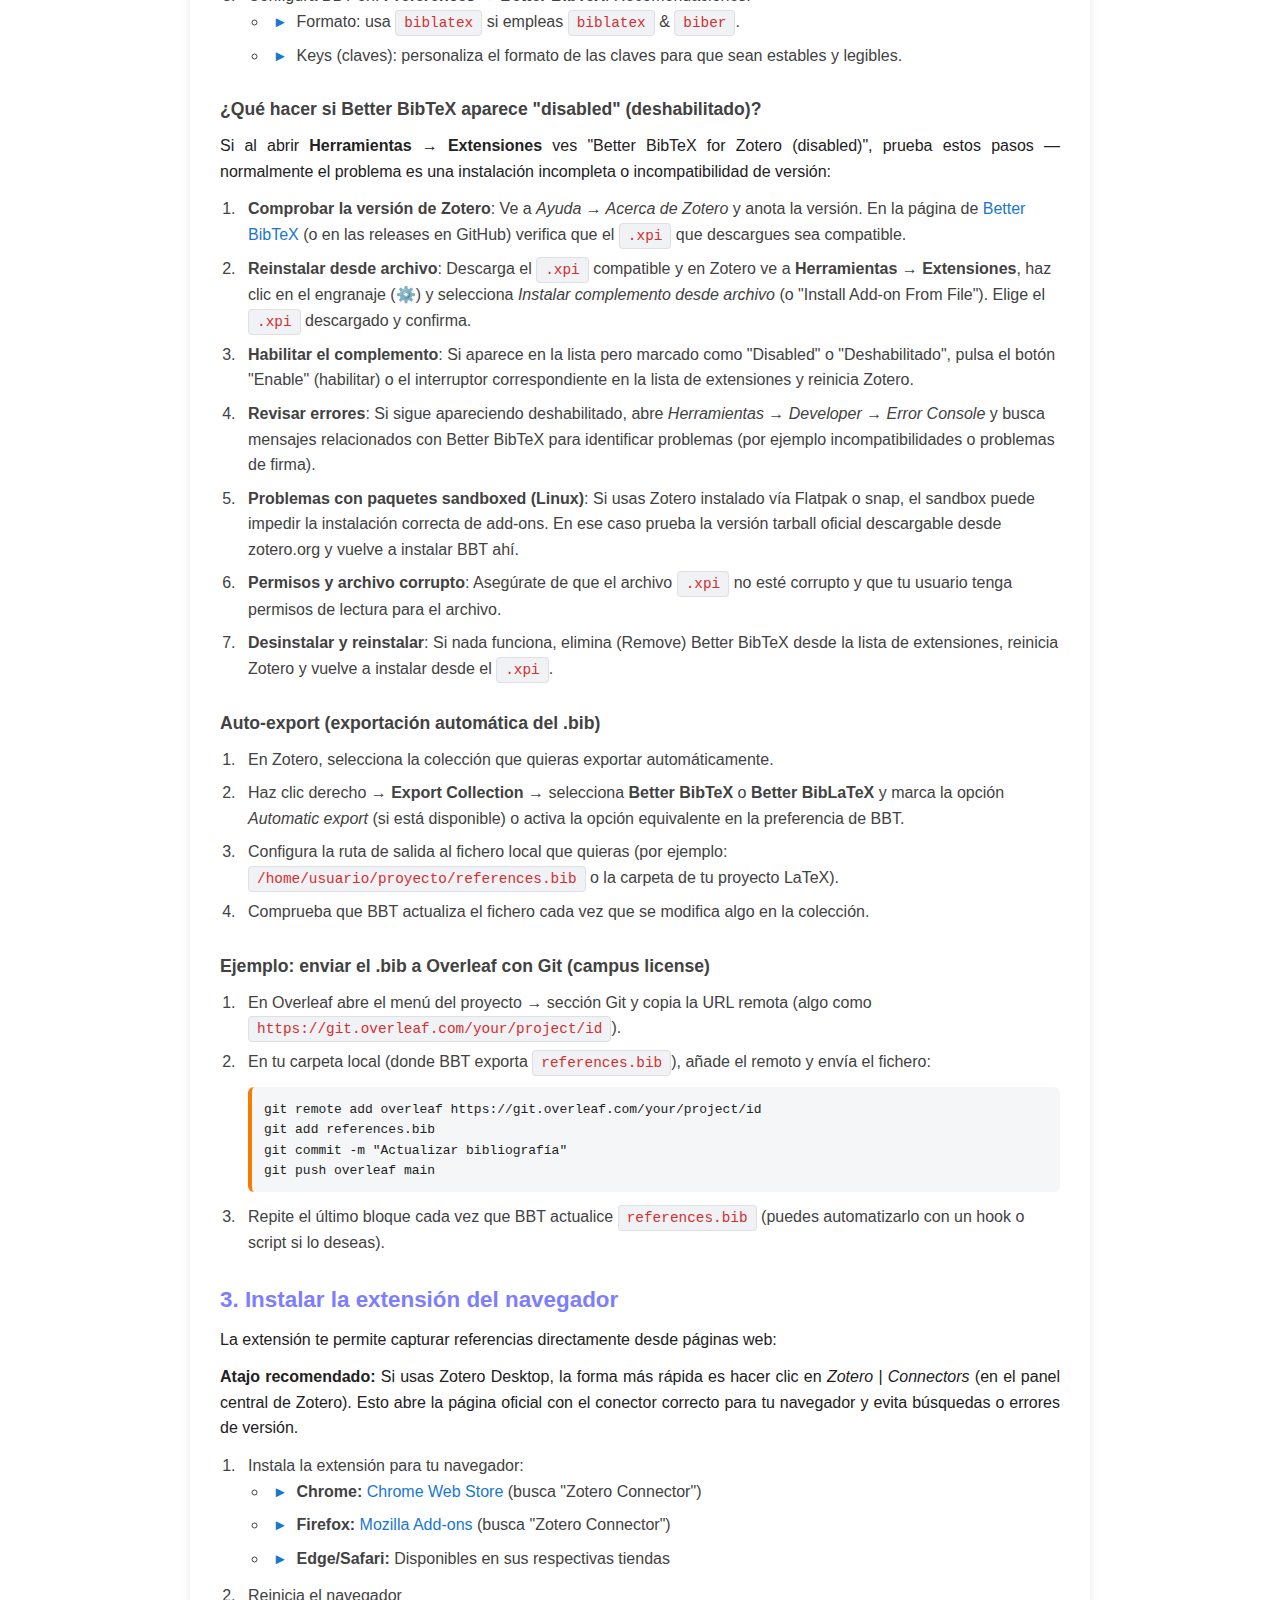
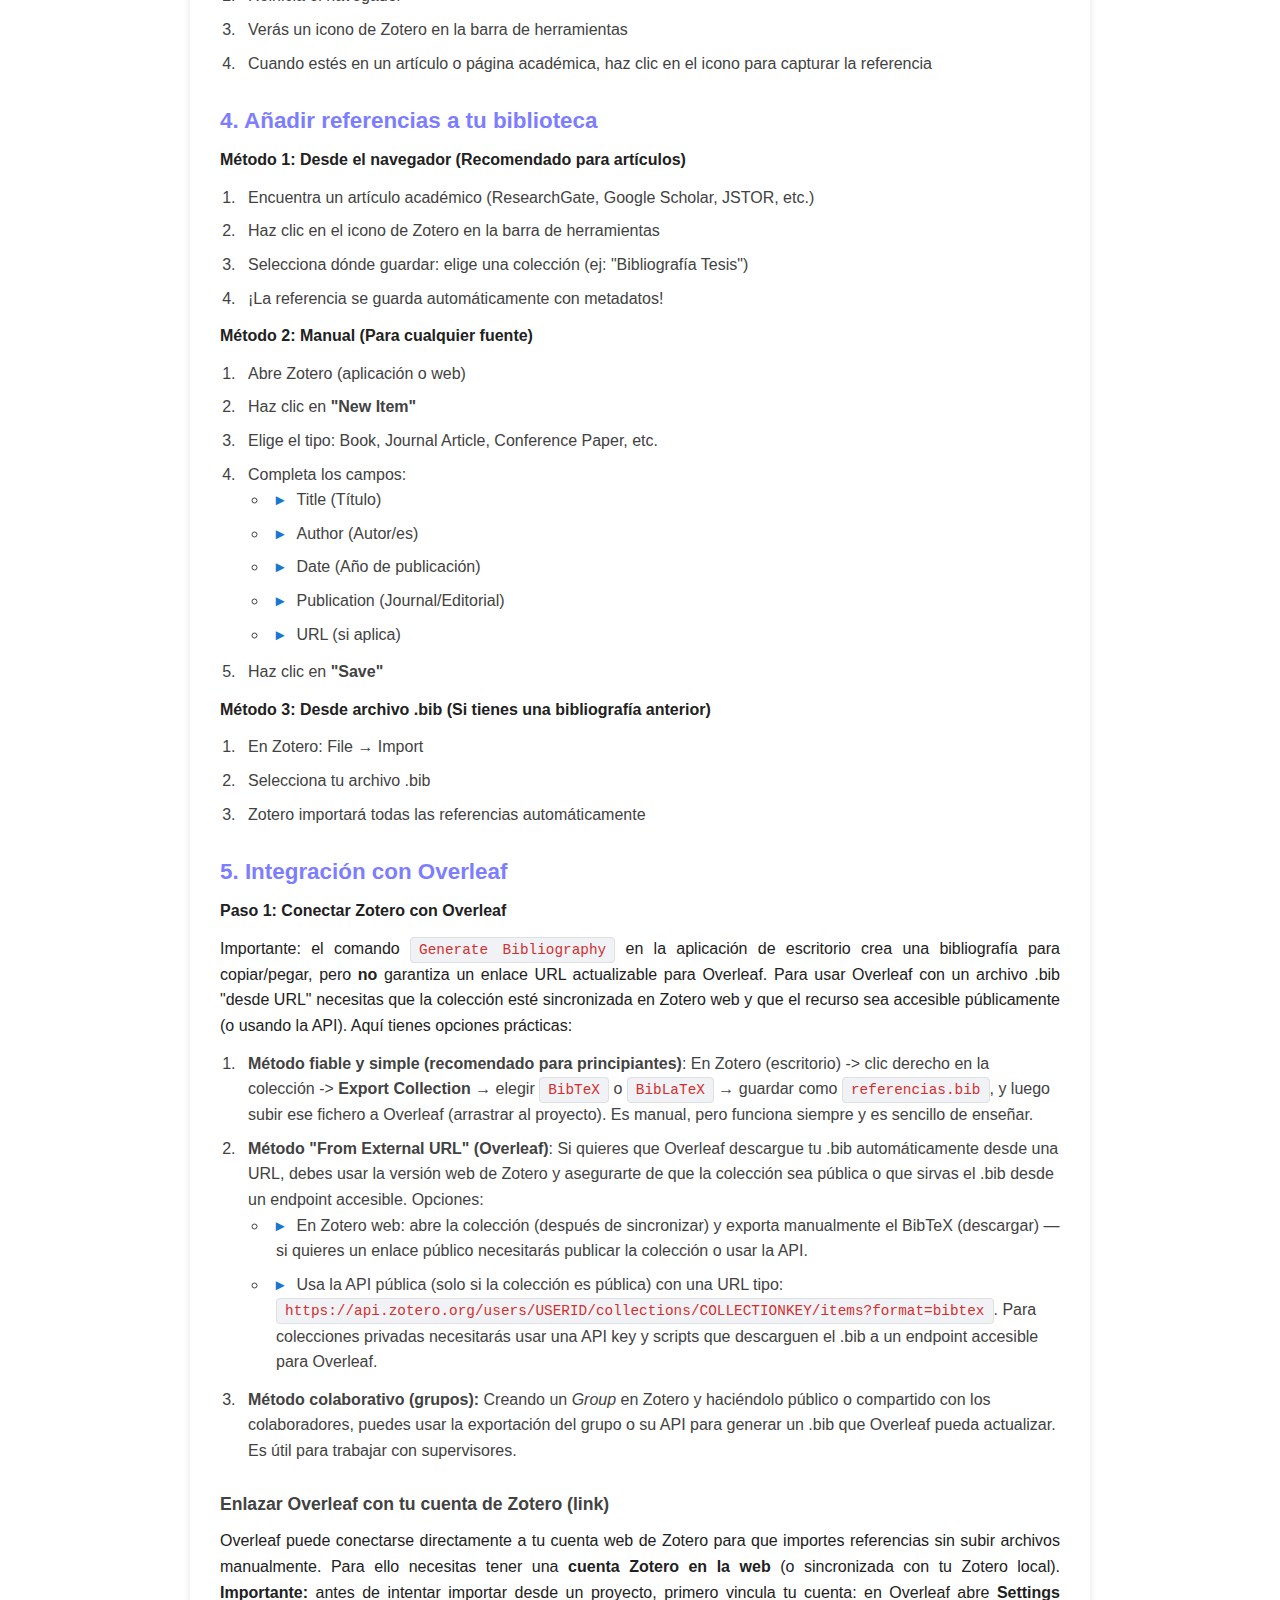
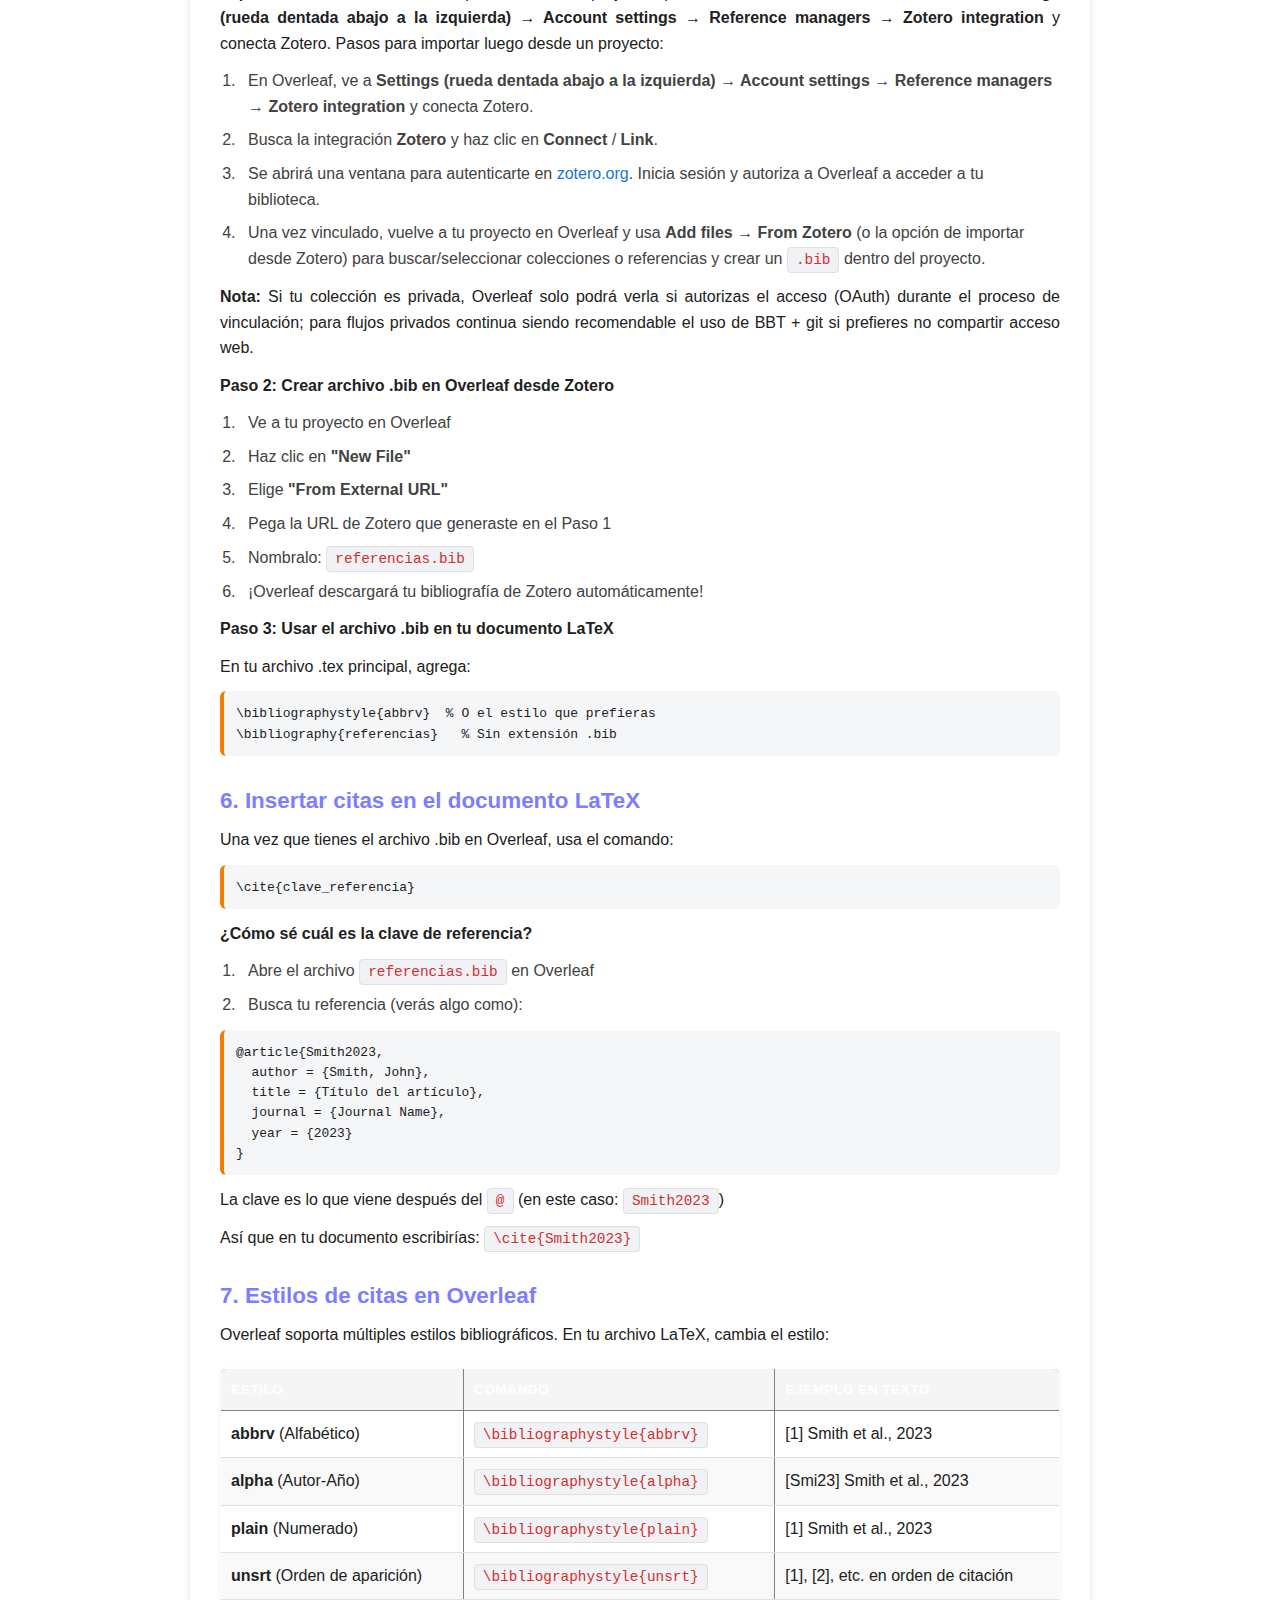
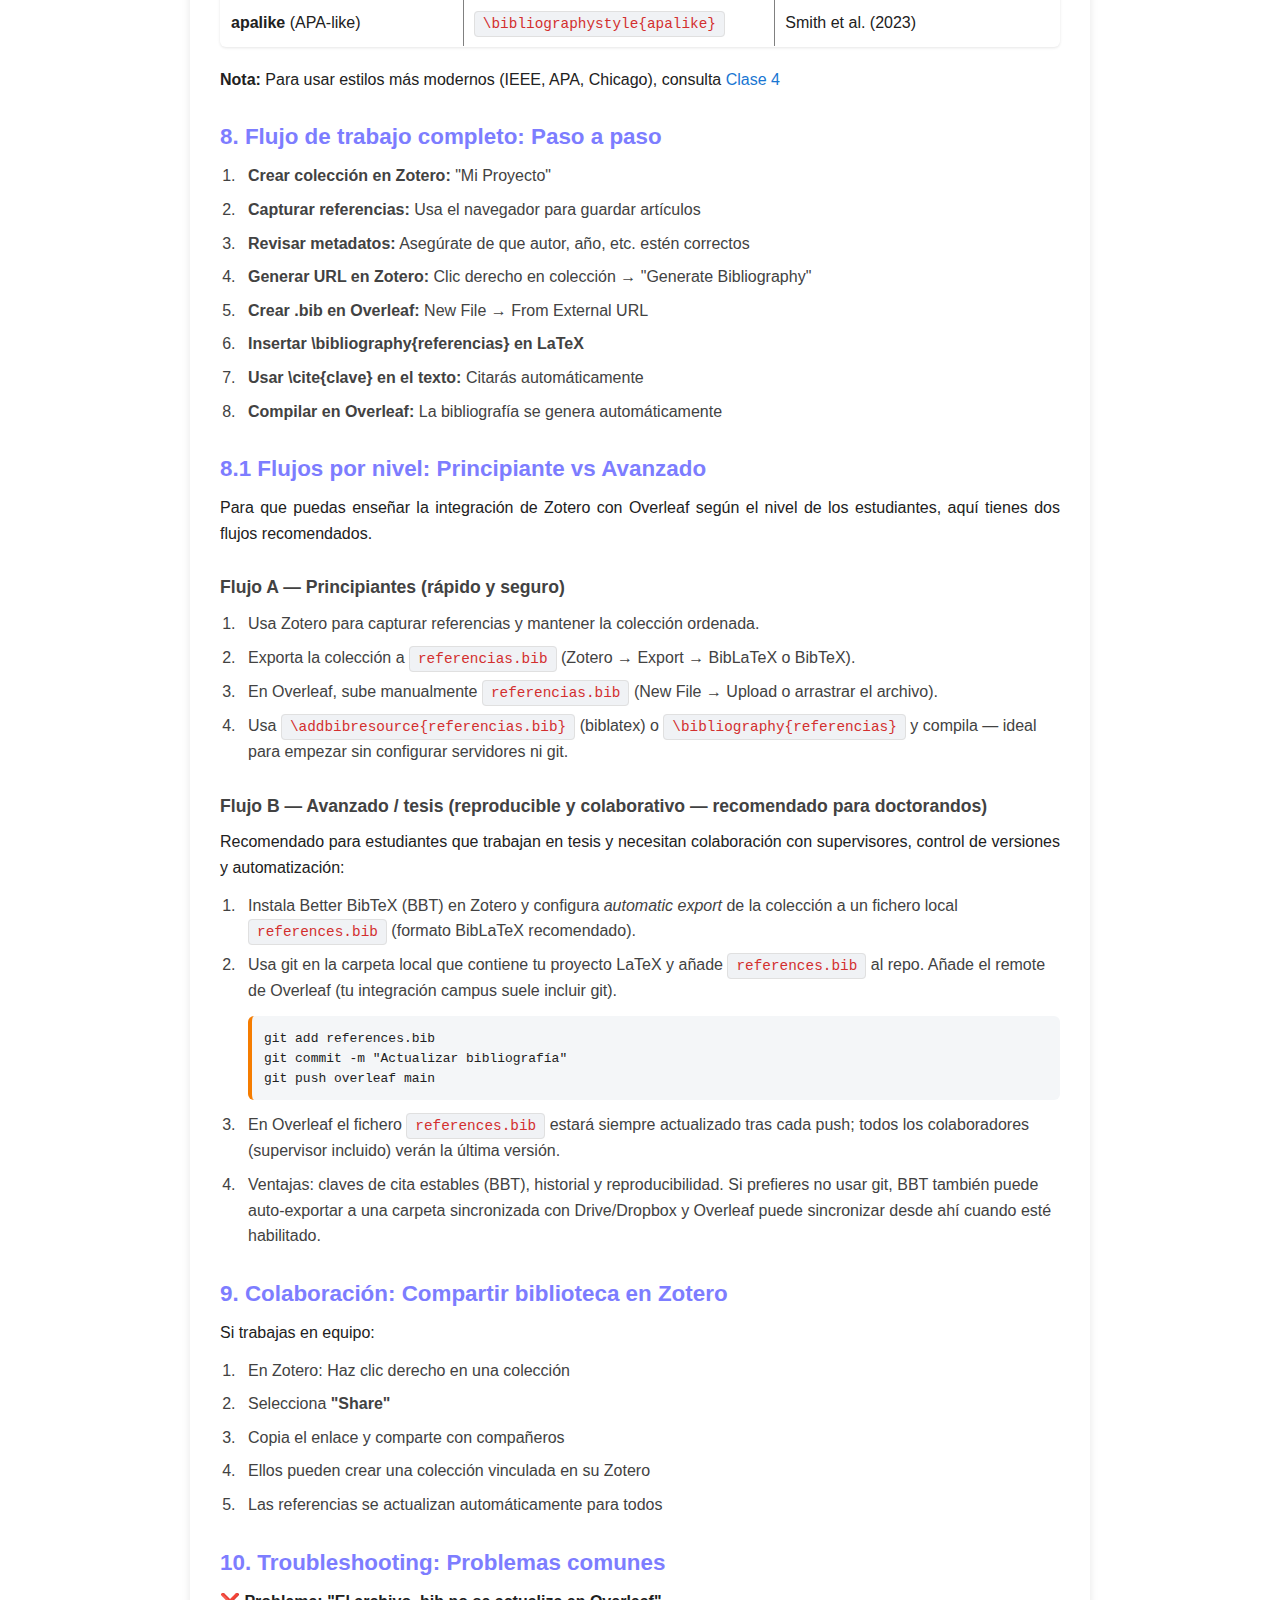
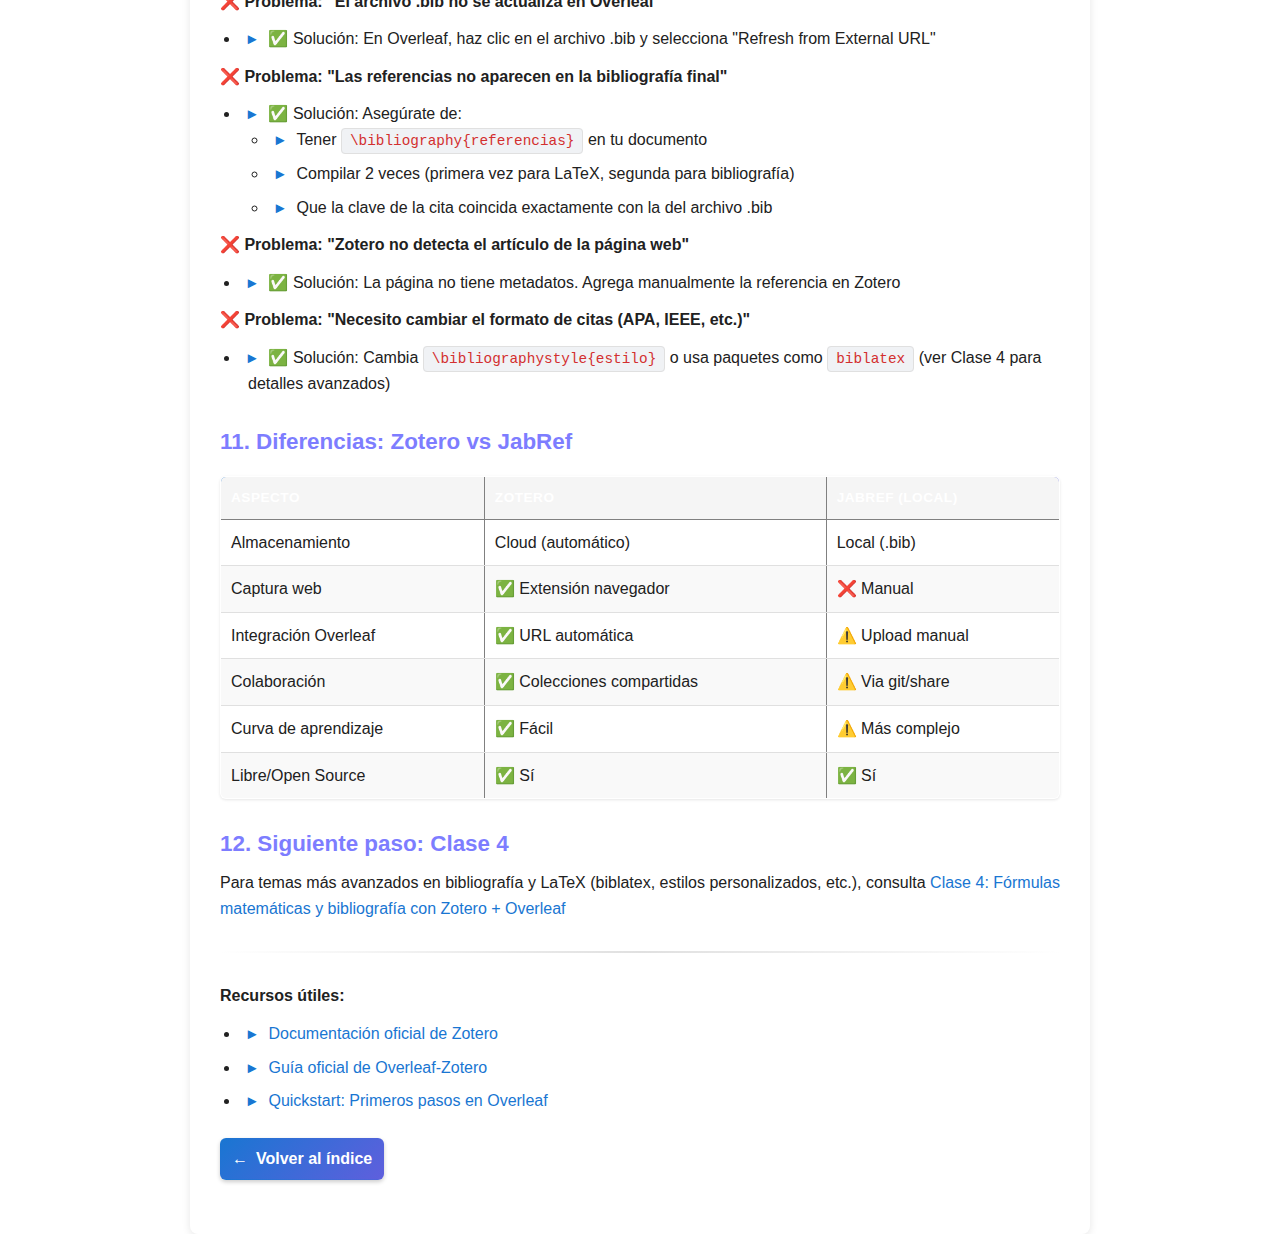
<file: zotero-quickstart.html>
<!DOCTYPE html>
<html lang="es">

<head>
    <meta charset="UTF-8">
    <meta name="viewport" content="width=device-width, initial-scale=1.0">
    <title>Primeros pasos en Zotero + Overleaf</title>
    <link rel="stylesheet" href="style.css">
</head>

<body class="container">
    <p><a href="index.html" class="back-to-index">Volver al índice</a></p>
    <h2>Guía: Primeros pasos en Zotero + Overleaf</h2>

    <div style="background-color: #fff3e0; border-left: 4px solid #f57c00; padding: 15px; margin: 20px 0; border-radius: 4px;">
        <p><strong>📚 ¿Qué es Zotero?</strong></p>
        <p>Zotero es un gestor de referencias bibliográficas <strong>gratuito y de código abierto</strong>. A diferencia de JabRef (local), Zotero funciona en la nube y se integra fácilmente con Overleaf. Perfect para colaboración y tener tu bibliografía sincronizada en todos tus dispositivos.</p>
    </div>

    <h3>1. Crear cuenta en Zotero</h3>
    <ol>
        <li>Ve a <a href="https://www.zotero.org" target="_blank" rel="noopener">https://www.zotero.org</a></li>
        <li>Haz clic en <strong>"Register"</strong> o <strong>"Sign Up"</strong></li>
        <li>Completa el formulario:
            <ul>
                <li>Email (importante: usa el mismo que en Overleaf si es posible)</li>
                <li>Username (para compartir bibliotecas públicamente)</li>
                <li>Contraseña segura</li>
            </ul>
        </li>
        <li>Verifica tu email</li>
        <li>¡Tu biblioteca cloud está lista!</li>

    </ol>

    <!-- Moved Better BibTeX details here later (after Zotero installation) to avoid confusion for users without local Zotero -->

    <h3>2. Instalar Zotero en tu ordenador</h3>
    <p><strong>Opción A: Aplicación de escritorio (Recomendado)</strong></p>
    <ol>
        <li>Descarga desde <a href="https://www.zotero.org/download" target="_blank" rel="noopener">https://www.zotero.org/download</a></li>
        <li>Instala según tu sistema operativo (Windows, macOS, Linux)</li>
        <li>Abre Zotero y configura tu cuenta:
            <ul>
                <li>Edit → Settings → Sync</li>
                <li>Introduce tu usuario y contraseña de Zotero</li>
                <li>Habilita la sincronización de la biblioteca (metadatos). <strong>Si quieres ahorrar espacio en la nube, desmarca la opción "Sync attachment files in My Library" para no subir PDFs/adjuntos; los archivos quedarán locales en tu equipo.</strong></li>
            </ul>
        </li>
        <li>¡Listo! Tu biblioteca se sincronizará automáticamente</li>
    </ol>

    <p><strong>Opción B: Zotero Web (Sin instalación)</strong></p>
    <ul>
        <li>Accede directamente desde <a href="https://zotero.org/user/login" target="_blank" rel="noopener">zotero.org/user/login</a></li>
        <li>Gestiona referencias desde el navegador (funcionalidad básica)</li>
        <li>Ideal si no tienes espacio en disco o usas múltiples dispositivos</li>
    </ul>

    <h4>Detalles técnicos (Better BibTeX y Git)</h4>

    <p>A continuación tienes instrucciones detalladas para instalar Better BibTeX y configurar la exportación automática, y cómo integrar el fichero <code>references.bib</code> con Overleaf usando Git (útil para tesis).</p>

    <h5>Instalación de Better BibTeX (BBT)</h5>
    <p><strong>Nota importante:</strong> Better BibTeX es un complemento para la aplicación de <em>Zotero Desktop</em>. No es un servicio que funcione en Zotero Web — por tanto, <strong>si no instalas Zotero en local no podrás usar BBT</strong>. Si prefieres no instalar nada en tu equipo, sigue con el flujo "Principiantes" (exportar .bib manualmente o usar la opción "From External URL" en Overleaf). Si necesitas sincronización automática sin instalar nada, considera alternativas cloud (ej. Paperpile) o usar WebDAV para archivos.</p>
    <ol>
        <li>Descarga la última versión de BBT desde <a href="https://github.com/retorquere/zotero-better-bibtex/releases" target="_blank" rel="noopener">GitHub Releases — Better BibTeX</a> (archivo <code>.xpi</code>).</li>
        <li>En Zotero: <strong>Tools → Add-ons → Install Add-on From File</strong>, selecciona el <code>.xpi</code> y reinicia Zotero si te lo pide.</li>
        <li>Configura BBT en: <strong>Preferences → Better BibTeX</strong>. Recomendaciones:
            <ul>
                <li>Formato: usa <code>biblatex</code> si empleas <code>biblatex</code> &amp; <code>biber</code>.</li>
                <li>Keys (claves): personaliza el formato de las claves para que sean estables y legibles.</li>
            </ul>
        </li>
    </ol>

    <h5>¿Qué hacer si Better BibTeX aparece "disabled" (deshabilitado)?</h5>
    <p>Si al abrir <strong>Herramientas → Extensiones</strong> ves "Better BibTeX for Zotero (disabled)", prueba estos pasos — normalmente el problema es una instalación incompleta o incompatibilidad de versión:</p>
    <ol>
        <li><strong>Comprobar la versión de Zotero</strong>: Ve a <em>Ayuda → Acerca de Zotero</em> y anota la versión. En la página de <a href="https://retorque.re/zotero-better-bibtex/" target="_blank" rel="noopener">Better BibTeX</a> (o en las releases en GitHub) verifica que el <code>.xpi</code> que descargues sea compatible.</li>
        <li><strong>Reinstalar desde archivo</strong>: Descarga el <code>.xpi</code> compatible y en Zotero ve a <strong>Herramientas → Extensiones</strong>, haz clic en el engranaje (⚙️) y selecciona <em>Instalar complemento desde archivo</em> (o "Install Add-on From File"). Elige el <code>.xpi</code> descargado y confirma.
        </li>
        <li><strong>Habilitar el complemento</strong>: Si aparece en la lista pero marcado como "Disabled" o "Deshabilitado", pulsa el botón "Enable" (habilitar) o el interruptor correspondiente en la lista de extensiones y reinicia Zotero.</li>
        <li><strong>Revisar errores</strong>: Si sigue apareciendo deshabilitado, abre <em>Herramientas → Developer → Error Console</em> y busca mensajes relacionados con Better BibTeX para identificar problemas (por ejemplo incompatibilidades o problemas de firma).</li>
        <li><strong>Problemas con paquetes sandboxed (Linux)</strong>: Si usas Zotero instalado vía Flatpak o snap, el sandbox puede impedir la instalación correcta de add-ons. En ese caso prueba la versión tarball oficial descargable desde zotero.org y vuelve a instalar BBT ahí.</li>
        <li><strong>Permisos y archivo corrupto</strong>: Asegúrate de que el archivo <code>.xpi</code> no esté corrupto y que tu usuario tenga permisos de lectura para el archivo.</li>
        <li><strong>Desinstalar y reinstalar</strong>: Si nada funciona, elimina (Remove) Better BibTeX desde la lista de extensiones, reinicia Zotero y vuelve a instalar desde el <code>.xpi</code>.</li>
    </ol>

    <h5>Auto-export (exportación automática del .bib)</h5>
    <ol>
        <li>En Zotero, selecciona la colección que quieras exportar automáticamente.</li>
        <li>Haz clic derecho → <strong>Export Collection</strong> → selecciona <strong>Better BibTeX</strong> o <strong>Better BibLaTeX</strong> y marca la opción <em>Automatic export</em> (si está disponible) o activa la opción equivalente en la preferencia de BBT.</li>
        <li>Configura la ruta de salida al fichero local que quieras (por ejemplo: <code>/home/usuario/proyecto/references.bib</code> o la carpeta de tu proyecto LaTeX).</li>
        <li>Comprueba que BBT actualiza el fichero cada vez que se modifica algo en la colección.</li>
    </ol>

    <h5>Ejemplo: enviar el .bib a Overleaf con Git (campus license)</h5>
    <ol>
        <li>En Overleaf abre el menú del proyecto → sección Git y copia la URL remota (algo como <code>https://git.overleaf.com/your/project/id</code>).</li>
        <li>En tu carpeta local (donde BBT exporta <code>references.bib</code>), añade el remoto y envía el fichero:
            <pre><code>git remote add overleaf https://git.overleaf.com/your/project/id
git add references.bib
git commit -m "Actualizar bibliografía"
git push overleaf main</code></pre>
        </li>
        <li>Repite el último bloque cada vez que BBT actualice <code>references.bib</code> (puedes automatizarlo con un hook o script si lo deseas).</li>
    </ol>

    <h3>3. Instalar la extensión del navegador</h3>
    <p>La extensión te permite capturar referencias directamente desde páginas web:</p>
    <p><strong>Atajo recomendado:</strong> Si usas Zotero Desktop, la forma más rápida es hacer clic en <em>Zotero | Connectors</em> (en el panel central de Zotero). Esto abre la página oficial con el conector correcto para tu navegador y evita búsquedas o errores de versión.</p>
    <ol>
        <li>Instala la extensión para tu navegador:
            <ul>
                <li><strong>Chrome:</strong> <a href="https://chrome.google.com/webstore" target="_blank" rel="noopener">Chrome Web Store</a> (busca "Zotero Connector")</li>
                <li><strong>Firefox:</strong> <a href="https://addons.mozilla.org" target="_blank" rel="noopener">Mozilla Add-ons</a> (busca "Zotero Connector")</li>
                <li><strong>Edge/Safari:</strong> Disponibles en sus respectivas tiendas</li>
            </ul>
        </li>
        <li>Reinicia el navegador</li>
        <li>Verás un icono de Zotero en la barra de herramientas</li>
        <li>Cuando estés en un artículo o página académica, haz clic en el icono para capturar la referencia</li>
    </ol>

    <h3>4. Añadir referencias a tu biblioteca</h3>
    <p><strong>Método 1: Desde el navegador (Recomendado para artículos)</strong></p>
    <ol>
        <li>Encuentra un artículo académico (ResearchGate, Google Scholar, JSTOR, etc.)</li>
        <li>Haz clic en el icono de Zotero en la barra de herramientas</li>
        <li>Selecciona dónde guardar: elige una colección (ej: "Bibliografía Tesis")</li>
        <li>¡La referencia se guarda automáticamente con metadatos!</li>
    </ol>

    <p><strong>Método 2: Manual (Para cualquier fuente)</strong></p>
    <ol>
        <li>Abre Zotero (aplicación o web)</li>
        <li>Haz clic en <strong>"New Item"</strong></li>
        <li>Elige el tipo: Book, Journal Article, Conference Paper, etc.</li>
        <li>Completa los campos:
            <ul>
                <li>Title (Título)</li>
                <li>Author (Autor/es)</li>
                <li>Date (Año de publicación)</li>
                <li>Publication (Journal/Editorial)</li>
                <li>URL (si aplica)</li>
            </ul>
        </li>
        <li>Haz clic en <strong>"Save"</strong></li>
    </ol>

    <p><strong>Método 3: Desde archivo .bib (Si tienes una bibliografía anterior)</strong></p>
    <ol>
        <li>En Zotero: File → Import</li>
        <li>Selecciona tu archivo .bib</li>
        <li>Zotero importará todas las referencias automáticamente</li>
    </ol>

    <h3>5. Integración con Overleaf</h3>
    <p><strong>Paso 1: Conectar Zotero con Overleaf</strong></p>
    <p>Importante: el comando <code>Generate Bibliography</code> en la aplicación de escritorio crea una bibliografía para copiar/pegar, pero <strong>no</strong> garantiza un enlace URL actualizable para Overleaf. Para usar Overleaf con un archivo .bib "desde URL" necesitas que la colección esté sincronizada en Zotero web y que el recurso sea accesible públicamente (o usando la API). Aquí tienes opciones prácticas:</p>
    <ol>
        <li><strong>Método fiable y simple (recomendado para principiantes)</strong>: En Zotero (escritorio) -> clic derecho en la colección -> <strong>Export Collection</strong> → elegir <code>BibTeX</code> o <code>BibLaTeX</code> → guardar como <code>referencias.bib</code>, y luego subir ese fichero a Overleaf (arrastrar al proyecto). Es manual, pero funciona siempre y es sencillo de enseñar.</li>
        <li><strong>Método "From External URL" (Overleaf)</strong>: Si quieres que Overleaf descargue tu .bib automáticamente desde una URL, debes usar la versión web de Zotero y asegurarte de que la colección sea pública o que sirvas el .bib desde un endpoint accesible. Opciones:
            <ul>
                <li>En Zotero web: abre la colección (después de sincronizar) y exporta manualmente el BibTeX (descargar) — si quieres un enlace público necesitarás publicar la colección o usar la API.</li>
                <li>Usa la API pública (solo si la colección es pública) con una URL tipo: <code>https://api.zotero.org/users/USERID/collections/COLLECTIONKEY/items?format=bibtex</code>. Para colecciones privadas necesitarás usar una API key y scripts que descarguen el .bib a un endpoint accesible para Overleaf.</li>
            </ul>
        </li>
        <li><strong>Método colaborativo (grupos):</strong> Creando un <em>Group</em> en Zotero y haciéndolo público o compartido con los colaboradores, puedes usar la exportación del grupo o su API para generar un .bib que Overleaf pueda actualizar. Es útil para trabajar con supervisores.</li>
    </ol>

    <h5>Enlazar Overleaf con tu cuenta de Zotero (link)</h5>
    <p>Overleaf puede conectarse directamente a tu cuenta web de Zotero para que importes referencias sin subir archivos manualmente. Para ello necesitas tener una <strong>cuenta Zotero en la web</strong> (o sincronizada con tu Zotero local). <strong>Importante:</strong> antes de intentar importar desde un proyecto, primero vincula tu cuenta: en Overleaf abre <strong>Settings (rueda dentada abajo a la izquierda) → Account settings → Reference managers → Zotero integration</strong> y conecta Zotero. Pasos para importar luego desde un proyecto:</p>
    <ol>
        <li>En Overleaf, ve a <strong>Settings (rueda dentada abajo a la izquierda) → Account settings → Reference managers → Zotero integration</strong> y conecta Zotero.</li>
        <li>Busca la integración <strong>Zotero</strong> y haz clic en <strong>Connect</strong> / <strong>Link</strong>.</li>
        <li>Se abrirá una ventana para autenticarte en <a href="https://www.zotero.org" target="_blank" rel="noopener">zotero.org</a>. Inicia sesión y autoriza a Overleaf a acceder a tu biblioteca.</li>
        <li>Una vez vinculado, vuelve a tu proyecto en Overleaf y usa <strong>Add files → From Zotero</strong> (o la opción de importar desde Zotero) para buscar/seleccionar colecciones o referencias y crear un <code>.bib</code> dentro del proyecto.</li>
    </ol>
    <p><strong>Nota:</strong> Si tu colección es privada, Overleaf solo podrá verla si autorizas el acceso (OAuth) durante el proceso de vinculación; para flujos privados continua siendo recomendable el uso de BBT + git si prefieres no compartir acceso web.</p>

    <p><strong>Paso 2: Crear archivo .bib en Overleaf desde Zotero</strong></p>
    <ol>
        <li>Ve a tu proyecto en Overleaf</li>
        <li>Haz clic en <strong>"New File"</strong></li>
        <li>Elige <strong>"From External URL"</strong></li>
        <li>Pega la URL de Zotero que generaste en el Paso 1</li>
        <li>Nombralo: <code>referencias.bib</code></li>
        <li>¡Overleaf descargará tu bibliografía de Zotero automáticamente!</li>
    </ol>

    <p><strong>Paso 3: Usar el archivo .bib en tu documento LaTeX</strong></p>
    <p>En tu archivo .tex principal, agrega:</p>
    <pre><code>\bibliographystyle{abbrv}  % O el estilo que prefieras
\bibliography{referencias}   % Sin extensión .bib</code></pre>

    <h3>6. Insertar citas en el documento LaTeX</h3>
    <p>Una vez que tienes el archivo .bib en Overleaf, usa el comando:</p>
    <pre><code>\cite{clave_referencia}</code></pre>

    <p><strong>¿Cómo sé cuál es la clave de referencia?</strong></p>
    <ol>
        <li>Abre el archivo <code>referencias.bib</code> en Overleaf</li>
        <li>Busca tu referencia (verás algo como):</li>
    </ol>
    <pre><code>@article{Smith2023,
  author = {Smith, John},
  title = {Título del artículo},
  journal = {Journal Name},
  year = {2023}
}</code></pre>

    <p>La clave es lo que viene después del <code>@</code> (en este caso: <code>Smith2023</code>)</p>
    <p>Así que en tu documento escribirías: <code>\cite{Smith2023}</code></p>

    <h3>7. Estilos de citas en Overleaf</h3>
    <p>Overleaf soporta múltiples estilos bibliográficos. En tu archivo LaTeX, cambia el estilo:</p>
    <table border="1" style="width: 100%; border-collapse: collapse; margin: 20px 0;">
        <thead>
            <tr style="background-color: #f5f5f5;">
                <th style="padding: 10px;">Estilo</th>
                <th style="padding: 10px;">Comando</th>
                <th style="padding: 10px;">Ejemplo en texto</th>
            </tr>
        </thead>
        <tbody>
            <tr>
                <td style="padding: 10px;"><strong>abbrv</strong> (Alfabético)</td>
                <td style="padding: 10px;"><code>\bibliographystyle{abbrv}</code></td>
                <td style="padding: 10px;">[1] Smith et al., 2023</td>
            </tr>
            <tr style="background-color: #f9f9f9;">
                <td style="padding: 10px;"><strong>alpha</strong> (Autor-Año)</td>
                <td style="padding: 10px;"><code>\bibliographystyle{alpha}</code></td>
                <td style="padding: 10px;">[Smi23] Smith et al., 2023</td>
            </tr>
            <tr>
                <td style="padding: 10px;"><strong>plain</strong> (Numerado)</td>
                <td style="padding: 10px;"><code>\bibliographystyle{plain}</code></td>
                <td style="padding: 10px;">[1] Smith et al., 2023</td>
            </tr>
            <tr style="background-color: #f9f9f9;">
                <td style="padding: 10px;"><strong>unsrt</strong> (Orden de aparición)</td>
                <td style="padding: 10px;"><code>\bibliographystyle{unsrt}</code></td>
                <td style="padding: 10px;">[1], [2], etc. en orden de citación</td>
            </tr>
            <tr>
                <td style="padding: 10px;"><strong>apalike</strong> (APA-like)</td>
                <td style="padding: 10px;"><code>\bibliographystyle{apalike}</code></td>
                <td style="padding: 10px;">Smith et al. (2023)</td>
            </tr>
        </tbody>
    </table>

    <p><strong>Nota:</strong> Para usar estilos más modernos (IEEE, APA, Chicago), consulta <a href="clase4.html">Clase 4</a></p>

    <h3>8. Flujo de trabajo completo: Paso a paso</h3>
    <ol>
        <li><strong>Crear colección en Zotero:</strong> "Mi Proyecto"</li>
        <li><strong>Capturar referencias:</strong> Usa el navegador para guardar artículos</li>
        <li><strong>Revisar metadatos:</strong> Asegúrate de que autor, año, etc. estén correctos</li>
        <li><strong>Generar URL en Zotero:</strong> Clic derecho en colección → "Generate Bibliography"</li>
        <li><strong>Crear .bib en Overleaf:</strong> New File → From External URL</li>
        <li><strong>Insertar \bibliography{referencias} en LaTeX</strong></li>
        <li><strong>Usar \cite{clave} en el texto:</strong> Citarás automáticamente</li>
        <li><strong>Compilar en Overleaf:</strong> La bibliografía se genera automáticamente</li>
    </ol>

    <h3>8.1 Flujos por nivel: Principiante vs Avanzado</h3>
    <p>Para que puedas enseñar la integración de Zotero con Overleaf según el nivel de los estudiantes, aquí tienes dos flujos recomendados.</p>

    <h4>Flujo A — Principiantes (rápido y seguro)</h4>
    <ol>
        <li>Usa Zotero para capturar referencias y mantener la colección ordenada.</li>
        <li>Exporta la colección a <code>referencias.bib</code> (Zotero → Export → BibLaTeX o BibTeX).</li>
        <li>En Overleaf, sube manualmente <code>referencias.bib</code> (New File → Upload o arrastrar el archivo).</li>
        <li>Usa <code>\addbibresource{referencias.bib}</code> (biblatex) o <code>\bibliography{referencias}</code> y compila — ideal para empezar sin configurar servidores ni git.</li>
    </ol>

    <h4>Flujo B — Avanzado / tesis (reproducible y colaborativo — recomendado para doctorandos)</h4>
    <p>Recomendado para estudiantes que trabajan en tesis y necesitan colaboración con supervisores, control de versiones y automatización:</p>
    <ol>
        <li>Instala Better BibTeX (BBT) en Zotero y configura <em>automatic export</em> de la colección a un fichero local <code>references.bib</code> (formato BibLaTeX recomendado).</li>
        <li>Usa git en la carpeta local que contiene tu proyecto LaTeX y añade <code>references.bib</code> al repo. Añade el remote de Overleaf (tu integración campus suele incluir git).
            <pre><code>git add references.bib
git commit -m "Actualizar bibliografía"
git push overleaf main</code></pre>
        </li>
        <li>En Overleaf el fichero <code>references.bib</code> estará siempre actualizado tras cada push; todos los colaboradores (supervisor incluido) verán la última versión.</li>
        <li>Ventajas: claves de cita estables (BBT), historial y reproducibilidad. Si prefieres no usar git, BBT también puede auto-exportar a una carpeta sincronizada con Drive/Dropbox y Overleaf puede sincronizar desde ahí cuando esté habilitado.</li>
    </ol>

    <h3>9. Colaboración: Compartir biblioteca en Zotero</h3>
    <p>Si trabajas en equipo:</p>
    <ol>
        <li>En Zotero: Haz clic derecho en una colección</li>
        <li>Selecciona <strong>"Share"</strong></li>
        <li>Copia el enlace y comparte con compañeros</li>
        <li>Ellos pueden crear una colección vinculada en su Zotero</li>
        <li>Las referencias se actualizan automáticamente para todos</li>
    </ol>

    <h3>10. Troubleshooting: Problemas comunes</h3>
    <p><strong>❌ Problema: "El archivo .bib no se actualiza en Overleaf"</strong></p>
    <ul>
        <li>✅ Solución: En Overleaf, haz clic en el archivo .bib y selecciona "Refresh from External URL"</li>
    </ul>

    <p><strong>❌ Problema: "Las referencias no aparecen en la bibliografía final"</strong></p>
    <ul>
        <li>✅ Solución: Asegúrate de:
            <ul>
                <li>Tener <code>\bibliography{referencias}</code> en tu documento</li>
                <li>Compilar 2 veces (primera vez para LaTeX, segunda para bibliografía)</li>
                <li>Que la clave de la cita coincida exactamente con la del archivo .bib</li>
            </ul>
        </li>
    </ul>

    <p><strong>❌ Problema: "Zotero no detecta el artículo de la página web"</strong></p>
    <ul>
        <li>✅ Solución: La página no tiene metadatos. Agrega manualmente la referencia en Zotero</li>
    </ul>

    <p><strong>❌ Problema: "Necesito cambiar el formato de citas (APA, IEEE, etc.)"</strong></p>
    <ul>
        <li>✅ Solución: Cambia <code>\bibliographystyle{estilo}</code> o usa paquetes como <code>biblatex</code> (ver Clase 4 para detalles avanzados)</li>
    </ul>

    <h3>11. Diferencias: Zotero vs JabRef</h3>
    <table border="1" style="width: 100%; border-collapse: collapse; margin: 20px 0;">
        <thead>
            <tr style="background-color: #f5f5f5;">
                <th style="padding: 10px;">Aspecto</th>
                <th style="padding: 10px;">Zotero</th>
                <th style="padding: 10px;">JabRef (local)</th>
            </tr>
        </thead>
        <tbody>
            <tr>
                <td style="padding: 10px;">Almacenamiento</td>
                <td style="padding: 10px;">Cloud (automático)</td>
                <td style="padding: 10px;">Local (.bib)</td>
            </tr>
            <tr style="background-color: #f9f9f9;">
                <td style="padding: 10px;">Captura web</td>
                <td style="padding: 10px;">✅ Extensión navegador</td>
                <td style="padding: 10px;">❌ Manual</td>
            </tr>
            <tr>
                <td style="padding: 10px;">Integración Overleaf</td>
                <td style="padding: 10px;">✅ URL automática</td>
                <td style="padding: 10px;">⚠️ Upload manual</td>
            </tr>
            <tr style="background-color: #f9f9f9;">
                <td style="padding: 10px;">Colaboración</td>
                <td style="padding: 10px;">✅ Colecciones compartidas</td>
                <td style="padding: 10px;">⚠️ Via git/share</td>
            </tr>
            <tr>
                <td style="padding: 10px;">Curva de aprendizaje</td>
                <td style="padding: 10px;">✅ Fácil</td>
                <td style="padding: 10px;">⚠️ Más complejo</td>
            </tr>
            <tr style="background-color: #f9f9f9;">
                <td style="padding: 10px;">Libre/Open Source</td>
                <td style="padding: 10px;">✅ Sí</td>
                <td style="padding: 10px;">✅ Sí</td>
            </tr>
        </tbody>
    </table>

    <h3>12. Siguiente paso: Clase 4</h3>
    <p>Para temas más avanzados en bibliografía y LaTeX (biblatex, estilos personalizados, etc.), consulta <a href="clase4.html">Clase 4: Fórmulas matemáticas y bibliografía con Zotero + Overleaf</a></p>

    <hr>
    <p><strong>Recursos útiles:</strong></p>
    <ul>
        <li><a href="https://www.zotero.org/support/" target="_blank" rel="noopener">Documentación oficial de Zotero</a></li>
        <li><a href="https://www.overleaf.com/learn/how-to/Using_Zotero_for_Overleaf" target="_blank" rel="noopener">Guía oficial de Overleaf-Zotero</a></li>
        <li><a href="quickstart.html">Quickstart: Primeros pasos en Overleaf</a></li>
    </ul>

    <p><a href="index.html" class="back-to-index">Volver al índice</a></p>
</body>

</html>
</file>
<file: style.css>
/* ═══════════════════════════════════════════════════════════════ */
/* ESTILOS PROFESIONALES PARA CURSO LATEX - OVERLEAF               */
/* Diseño moderno, limpio y accesible                               */
/* ═══════════════════════════════════════════════════════════════ */

/* RESET Y VARIABLES */
* {
    margin: 0;
    padding: 0;
    box-sizing: border-box;
}

:root {
    /* Paleta de colores */
    --primary-color: #1976d2;
    --secondary-color: #5f5fdd;
    --tertiary-color: #7d7dff;
    --accent-color: #f57c00;
    --success-color: #43a047;
    --warning-color: #fbc02d;
    --error-color: #e53935;
    
    /* Grises */
    --dark-gray: #212121;
    --medium-gray: #424242;
    --light-gray: #757575;
    --bg-gray: #f5f8fa;
    --border-gray: #e0e0e0;
    
    /* Espaciado */
    --spacing-xs: 4px;
    --spacing-sm: 8px;
    --spacing-md: 12px;
    --spacing-lg: 20px;
    --spacing-xl: 30px;
    
    /* Tipografía */
    --font-family: 'Segoe UI', Tahoma, Geneva, Verdana, sans-serif;
    --font-mono: 'Courier New', Courier, monospace;
    --line-height: 1.6;
}

/* ═══════════════════════════════════════════════════════════════ */
/* ESTILOS GLOBALES                                                 */
/* ═══════════════════════════════════════════════════════════════ */

html {
    scroll-behavior: smooth;
}

body {
    font-family: var(--font-family);
    background: linear-gradient(135deg, #f5f8fa 0%, #eef2f5 100%);
    color: var(--dark-gray);
    line-height: var(--line-height);
    padding: var(--spacing-lg);
}

/* ═══════════════════════════════════════════════════════════════ */
/* CONTENEDOR PRINCIPAL                                             */
/* ═══════════════════════════════════════════════════════════════ */

.container {
    max-width: 900px;
    margin: 0 auto;
    background: white;
    border-radius: 8px;
    box-shadow: 0 2px 8px rgba(0, 0, 0, 0.1);
    padding: var(--spacing-xl);
}

/* ═══════════════════════════════════════════════════════════════ */
/* TIPOGRAFÍA                                                       */
/* ═══════════════════════════════════════════════════════════════ */

h1, h2, h3, h4, h5, h6 {
    font-weight: 600;
    margin-top: var(--spacing-xl);
    margin-bottom: var(--spacing-md);
    line-height: 1.3;
}

h1 {
    font-size: 2.5rem;
    color: var(--primary-color);
    border-bottom: 3px solid var(--primary-color);
    padding-bottom: var(--spacing-md);
    margin-top: 0;
}

h2 {
    font-size: 1.8rem;
    color: var(--secondary-color);
    border-left: 4px solid var(--secondary-color);
    padding-left: var(--spacing-md);
}

h3 {
    font-size: 1.4rem;
    color: var(--tertiary-color);
}

h4, h5, h6 {
    font-size: 1.1rem;
    color: var(--medium-gray);
}

/* Párrafos */
p {
    margin-bottom: var(--spacing-md);
    text-align: justify;
}

p strong {
    color: var(--dark-gray);
    font-weight: 600;
}

/* ═══════════════════════════════════════════════════════════════ */
/* LISTAS                                                           */
/* ═══════════════════════════════════════════════════════════════ */

ul, ol {
    margin-left: var(--spacing-lg);
    margin-bottom: var(--spacing-md);
}

li {
    margin-bottom: var(--spacing-sm);
    padding-left: var(--spacing-sm);
}

ul li:before {
    content: "▸ ";
    color: var(--primary-color);
    font-weight: bold;
    margin-right: var(--spacing-sm);
}

ol li {
    color: var(--medium-gray);
}

/* ═══════════════════════════════════════════════════════════════ */
/* ENLACES                                                          */
/* ═══════════════════════════════════════════════════════════════ */

a {
    color: var(--primary-color);
    text-decoration: none;
    font-weight: 500;
    transition: all 0.3s ease;
    border-bottom: 1px solid transparent;
}

a:hover {
    color: var(--secondary-color);
    border-bottom: 2px solid var(--secondary-color);
}

a:active {
    color: var(--dark-gray);
}

/* ═══════════════════════════════════════════════════════════════ */
/* CÓDIGO Y PREFORMATO                                              */
/* ═══════════════════════════════════════════════════════════════ */

code {
    background-color: #f0f2f5;
    border: 1px solid #e0e0e0;
    color: #d32f2f;
    padding: var(--spacing-xs) var(--spacing-sm);
    border-radius: 4px;
    font-family: var(--font-mono);
    font-size: 0.9em;
}

pre {
    /* Prefer wrapped, readable code blocks and avoid horizontal overflow hiding layout
       Long lines wrap safely; keep overflow-x:auto as fallback for very long tokens */
    background-color: #f4f6f8; /* light background for better contrast inside colored boxes */
    color: var(--dark-gray);
    padding: var(--spacing-md);
    border-radius: 6px;
    white-space: pre-wrap; /* wrap long lines */
    word-break: break-word;
    overflow-wrap: anywhere;
    overflow-x: auto; /* fallback when wrapping is disabled or single-line tokens exist */
    margin: var(--spacing-md) 0;
    border-left: 4px solid var(--accent-color);
    font-family: var(--font-mono);
    font-size: 0.9em;
    line-height: 1.4;
}

pre code {
    background: none;
    border: none;
    color: inherit;
    padding: 0;
    border-radius: 0;
}

/* Ensure info/warning boxes break long words (urls) and avoid overflow */
.info-box, .note-box, .highlight-box, .success-box, .warning-box, .error-box {
    word-break: break-word;
    overflow-wrap: anywhere;
}

/* ═══════════════════════════════════════════════════════════════ */
/* TABLAS                                                           */
/* ═══════════════════════════════════════════════════════════════ */

table {
    width: 100%;
    border-collapse: collapse;
    margin: var(--spacing-lg) 0;
    box-shadow: 0 1px 3px rgba(0, 0, 0, 0.1);
    border-radius: 6px;
    overflow: hidden;
}

thead {
    background: linear-gradient(135deg, var(--primary-color) 0%, var(--secondary-color) 100%);
    color: white;
}

th {
    padding: var(--spacing-md);
    text-align: left;
    font-weight: 600;
    text-transform: uppercase;
    font-size: 0.85rem;
    letter-spacing: 0.5px;
}

td {
    padding: var(--spacing-md);
    border-bottom: 1px solid var(--border-gray);
    vertical-align: top;
}

tbody tr {
    transition: background-color 0.3s ease;
}

tbody tr:hover {
    background-color: #f5f8fa;
}

tbody tr:last-child td {
    border-bottom: none;
}

tbody tr:nth-child(even) {
    background-color: #f9fafb;
}

/* ═══════════════════════════════════════════════════════════════ */
/* BOTONES Y ENLACES DE NAVEGACIÓN                                  */
/* ═══════════════════════════════════════════════════════════════ */

.back-to-index {
    display: inline-flex;
    align-items: center;
    padding: var(--spacing-sm) var(--spacing-md);
    border-radius: 6px;
    background: linear-gradient(135deg, var(--primary-color) 0%, var(--secondary-color) 100%);
    color: white;
    font-weight: 600;
    text-decoration: none;
    margin: var(--spacing-md) 0;
    transition: all 0.3s ease;
    box-shadow: 0 2px 4px rgba(0, 0, 0, 0.2);
}

.back-to-index:hover {
    transform: translateY(-2px);
    box-shadow: 0 4px 8px rgba(0, 0, 0, 0.3);
    background: linear-gradient(135deg, var(--secondary-color) 0%, var(--tertiary-color) 100%);
}

.back-to-index:active {
    transform: translateY(0);
}

.back-to-index::before {
    content: "← ";
    margin-right: var(--spacing-sm);
}

/* ═══════════════════════════════════════════════════════════════ */
/* CAJAS DE INFORMACIÓN                                             */
/* ═══════════════════════════════════════════════════════════════ */

/* Caja azul (Información/Contexto) */
[style*="background-color: #e3f2fd"] {
    border-radius: 6px !important;
    box-shadow: 0 2px 4px rgba(0, 0, 0, 0.1) !important;
    border-left: 5px solid var(--primary-color) !important;
    transition: all 0.3s ease !important;
}

[style*="background-color: #e3f2fd"]:hover {
    box-shadow: 0 4px 8px rgba(0, 0, 0, 0.15) !important;
}

/* Caja naranja (Zotero) */
[style*="background-color: #fff3e0"] {
    border-radius: 6px !important;
    box-shadow: 0 2px 4px rgba(0, 0, 0, 0.1) !important;
    border-left: 5px solid var(--accent-color) !important;
}

/* Caja verde (Git) */
[style*="background-color: #e8f5e9"] {
    border-radius: 6px !important;
    box-shadow: 0 2px 4px rgba(0, 0, 0, 0.1) !important;
    border-left: 5px solid var(--success-color) !important;
}

/* Caja amarilla (Advertencia/Complementos) */
[style*="background-color: #fff9c4"] {
    border-radius: 6px !important;
    box-shadow: 0 2px 4px rgba(0, 0, 0, 0.1) !important;
    border-left: 5px solid var(--warning-color) !important;
}

/* ═══════════════════════════════════════════════════════════════ */
/* CLASES PERSONALIZADAS PARA CAJAS                                */
/* ═══════════════════════════════════════════════════════════════ */

.info-box, .note-box, .highlight-box {
    padding: var(--spacing-md);
    border-radius: 6px;
    margin: var(--spacing-md) 0;
    border-left: 5px solid;
    box-shadow: 0 2px 4px rgba(0, 0, 0, 0.1);
}

.info-box {
    background-color: #e3f2fd;
    border-left-color: var(--primary-color);
    color: #0d47a1;
}

.note-box {
    background-color: #fff3e0;
    border-left-color: var(--accent-color);
    color: #e65100;
}

.success-box {
    background-color: #e8f5e9;
    border-left-color: var(--success-color);
    color: #1b5e20;
}

.warning-box {
    background-color: #fff9c4;
    border-left-color: var(--warning-color);
    color: #f57f17;
}

.error-box {
    background-color: #ffebee;
    border-left-color: var(--error-color);
    color: #b71c1c;
}

.highlight-box {
    background-color: #f0f4ff;
    border-left-color: var(--secondary-color);
}

/* ═══════════════════════════════════════════════════════════════ */
/* LÍNEAS HORIZONTALES                                              */
/* ═══════════════════════════════════════════════════════════════ */

hr {
    border: none;
    height: 2px;
    background: linear-gradient(to right, transparent, var(--border-gray), transparent);
    margin: var(--spacing-xl) 0;
}

/* ═══════════════════════════════════════════════════════════════ */
/* RESPONSIVE DESIGN                                                */
/* ═══════════════════════════════════════════════════════════════ */

@media (max-width: 768px) {
    .container {
        max-width: 100%;
        padding: var(--spacing-lg) var(--spacing-md);
    }
    
    h1 {
        font-size: 2rem;
    }
    
    h2 {
        font-size: 1.5rem;
    }
    
    h3 {
        font-size: 1.2rem;
    }
    
    body {
        padding: var(--spacing-md);
    }
    
    table {
        font-size: 0.9em;
    }
    
    th, td {
        padding: var(--spacing-sm);
    }
}

@media (max-width: 480px) {
    h1 {
        font-size: 1.6rem;
    }
    
    h2 {
        font-size: 1.3rem;
    }
    
    h3 {
        font-size: 1.1rem;
    }
    
    table {
        font-size: 0.8em;
    }
}

/* ═══════════════════════════════════════════════════════════════ */
/* BOTÓN COPIAR AL PORTAPAPELES                                     */
/* ═══════════════════════════════════════════════════════════════ */

.code-container {
    position: relative;
    margin: var(--spacing-md) 0;
}

.copy-button {
    position: absolute;
    top: 8px;
    right: 8px;
    background: rgba(255, 255, 255, 0.15);
    border: 1px solid rgba(255, 255, 255, 0.3);
    color: #aed581;
    padding: 6px 12px;
    border-radius: 4px;
    cursor: pointer;
    font-size: 0.85rem;
    font-family: var(--font-family);
    font-weight: 500;
    transition: all 0.3s ease;
    display: flex;
    align-items: center;
    gap: 6px;
    z-index: 10;
}

.copy-button:hover {
    background: rgba(255, 255, 255, 0.25);
    border-color: rgba(255, 255, 255, 0.5);
    transform: scale(1.05);
}

.copy-button:active {
    transform: scale(0.95);
}

.copy-button.copied {
    background: rgba(67, 160, 71, 0.3);
    border-color: rgba(67, 160, 71, 0.6);
    color: #81c784;
}

/* Estado inicial: mostrar solo el icono de copiar */
.copy-button .copy-icon {
    display: inline-block;
}

.copy-button .copied-icon {
    display: none !important;
}

/* Estado copiado: mostrar solo el icono de copiado */
.copy-button.copied .copy-icon {
    display: none !important;
}

.copy-button.copied .copied-icon {
    display: inline-block !important;
}

/* ═══════════════════════════════════════════════════════════════ */
/* IMPRESIÓN                                                        */
/* ═══════════════════════════════════════════════════════════════ */

@media print {
    body {
        background: white;
        padding: 0;
    }
    
    .container {
        box-shadow: none;
        max-width: 100%;
        padding: 0;
    }
    
    .back-to-index {
        display: none;
    }
    
    a {
        border-bottom: 1px solid var(--primary-color);
    }
    
    .copy-button {
        display: none;
    }
}
</file>
